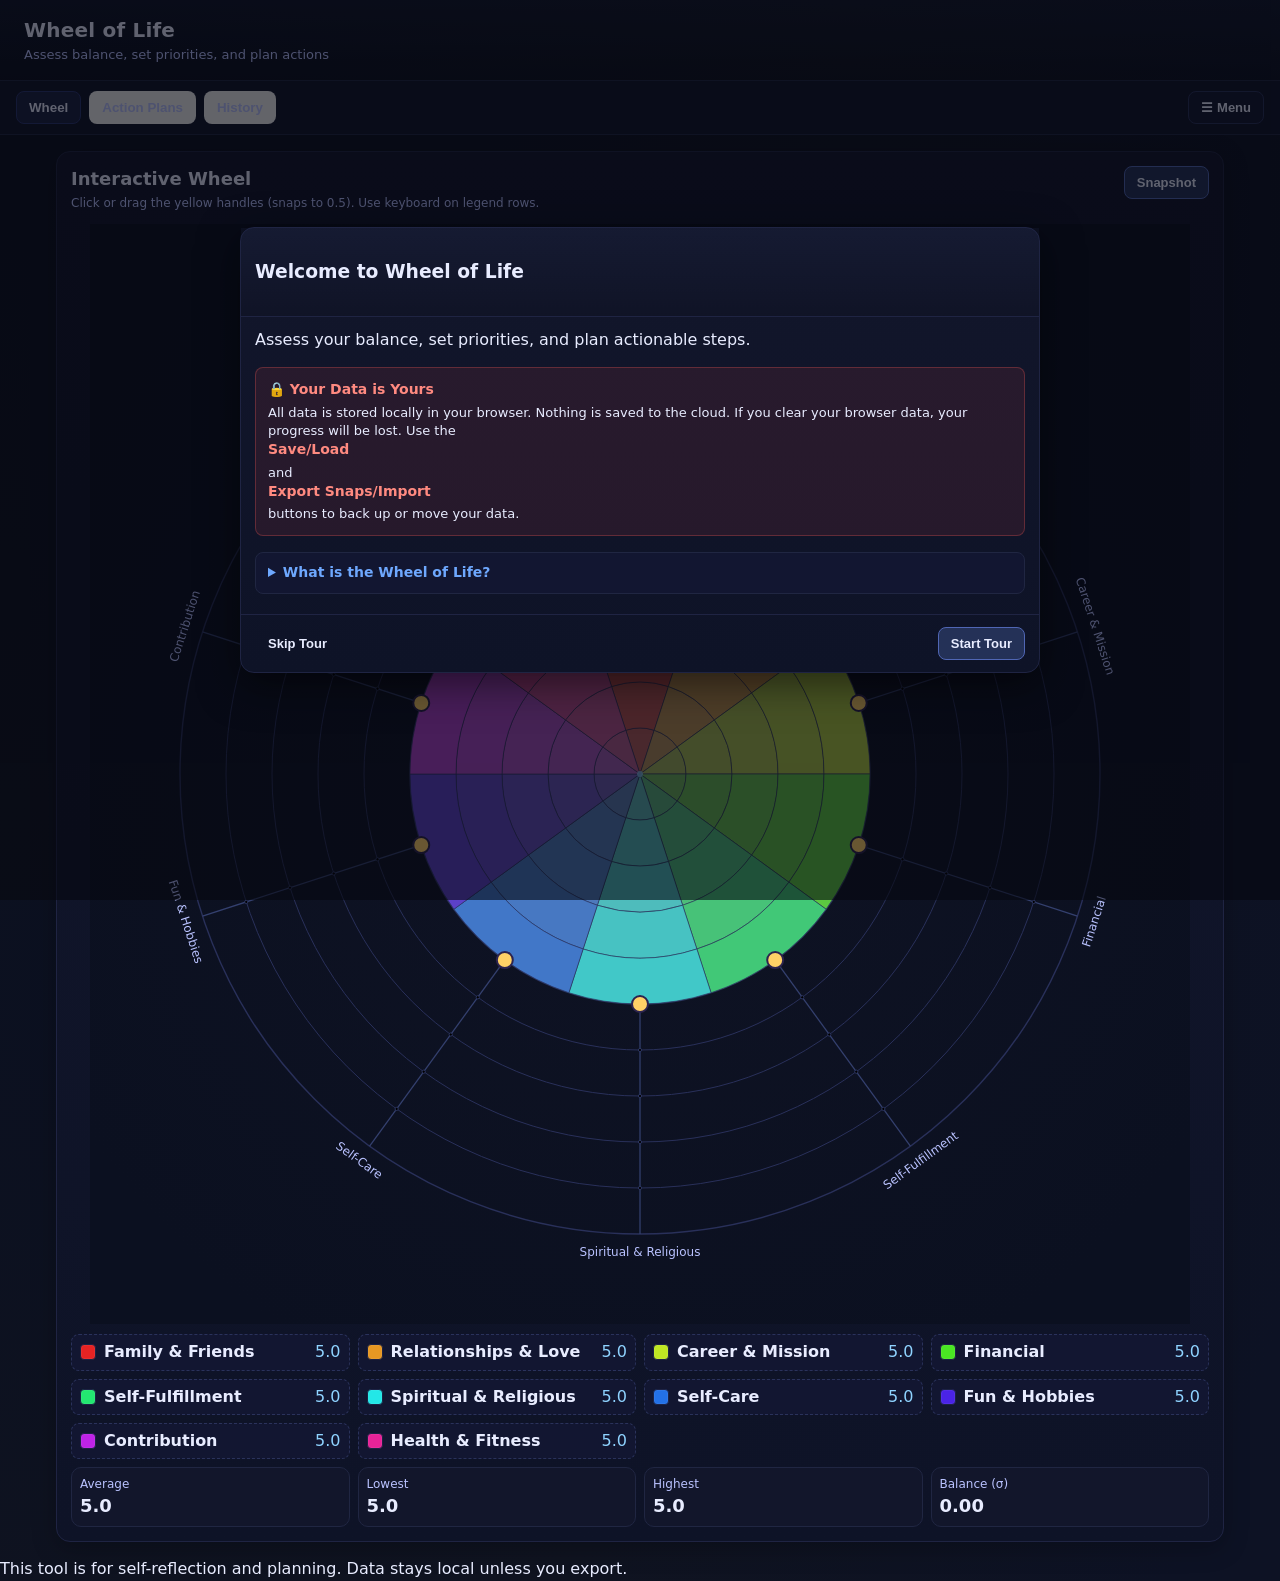
<file: index.html>
<!DOCTYPE html>
<html lang="en">
<head>
  <meta charset="utf-8" />
  <title>Wheel of Life — Interactive Workshop App</title>
  <meta name="viewport" content="width=device-width, initial-scale=1" />
  <link rel="stylesheet" href="./css/styles.css">
</head>
<body>
  <header>
    <div>
      <h1>Wheel of Life</h1>
      <div class="sub">Assess balance, set priorities, and plan actions</div>
    </div>
    <input type="file" id="fileInput" accept=".json,.txt" style="display:none" />
    <input type="file" id="snapFileInput" accept=".json,.txt" style="display:none" />
  </header>

  <div class="tabs">
    <button class="tab active" data-tab="wheel">Wheel</button>
    <button class="tab" data-tab="actions">Action Plans</button>
    <button class="tab" data-tab="history">History</button>
    
    <div class="menu-container">
      <button class="btn" id="btnMenu">☰ Menu</button>
      <div id="dropdownMenu" class="dropdown-content">
        <button class="btn" id="btnFullscreen">Full Screen</button>
        <button class="btn" id="btnNew">New</button>
        <button class="btn" id="btnSave">Save</button>
        <button class="btn" id="btnLoad">Load</button>
        <button class="btn primary" id="btnExport">Export PNG</button>
        <button class="btn ghost" id="btnPrint">Print</button>
        <button class="btn ghost" id="btnHelp">Help</button>
        <button class="btn" id="btnEditCats">Edit Categories</button>
      </div>
    </div>
  </div>
  <main>
    <section id="page-wheel" class="page active">
      <section class="card">
        <div class="card-header-flex">
          <div>
            <h2>Interactive Wheel</h2>
            <div class="small">Click or drag the yellow handles (snaps to 0.5). Use keyboard on legend rows.</div>
          </div>
          <button class="btn primary btn-snapshot">Snapshot</button>
        </div>
        <div class="wheel-wrap">
          <svg id="wheel" viewBox="0 0 1100 1100" role="img" aria-label="Wheel of Life chart" xmlns="http://www.w3.org/2000/svg">
            <defs>
              <radialGradient id="bgGrad" cx="50%" cy="50%" r="60%">
                <stop offset="0%" stop-color="#0f1324"></stop>
                <stop offset="100%" stop-color="#0b1020"></stop>
              </radialGradient>
            </defs>
            <rect x="0" y="0" width="1100" height="1100" fill="url(#bgGrad)"></rect>
            <g id="rings"></g>
            <g id="axes"></g>
            <g id="ticks"></g>
            <g id="bands"></g>
            <g id="labels"></g>
            <rect class="overlay" x="0" y="0" width="1100" height="1100"></rect>
            <g id="handles"></g>
            <circle class="center-dot" cx="550" cy="550" r="3"></circle>
          </svg>
          <div id="liveRegion" class="sr-live" aria-live="polite" aria-atomic="true"></div>
        </div>
        <div id="legend" class="legend" aria-label="Category legend and current scores"></div>
        <div class="statline">
          <div class="stat"><div class="label">Average</div><div class="value" id="avgVal">5.0</div></div>
          <div class="stat"><div class="label">Lowest</div><div class="value" id="minVal">5.0</div></div>
          <div class="stat"><div class="label">Highest</div><div class="value" id="maxVal">5.0</div></div>
          <div class="stat"><div class="label">Balance (σ)</div><div class="value" id="stdVal">0.00</div></div>
        </div>
      </section>
    </section>
    <section id="page-actions" class="page">
     <section class="card">
        <div class="card-header-flex">
          <div>
            <h2>Action Plans</h2>
            <div class="small">Define your overall goal, current step, and next step for each category.</div>
          </div>
          <button class="btn primary btn-snapshot">Snapshot</button>
        </div>
        <div id="plansPanel" class="plans-panel"></div>
      </section>
    </section>
    <section id="page-history" class="page">
      <section class="card">
        <h2>History (Time Series)</h2>
        <div class="small">Snapshots are stored locally. Export/import for portability.</div>
        <div class="history-toolbar">
          <button class="btn" id="btnExportSnaps">Export Snapshots (JSON)</button>
          <button class="btn" id="btnImportSnaps">Import Snapshots</button>
          <button class="btn danger" id="btnClearSnaps">Clear All Snapshots</button>
        </div>
        <div class="chart-card">
          <div class="chart-title">Controls</div>
          <div class="chart-controls">
            <div class="form-field"><label for="baselineSelect">Baseline:</label><select id="baselineSelect"></select></div>
            <div class="form-field"><label for="maToggle">Moving Avg:</label><input type="checkbox" id="maToggle" checked /></div>
            <div class="form-field"><label for="maWindow">MA Window:</label><input type="number" id="maWindow" min="2" max="10" value="3" /></div>
            <div class="form-field"><label for="targetAvg">Desired Avg ≥</label><input type="number" id="targetAvg" min="0" max="10" step="0.5" value="7" /></div>
            <div class="form-field"><label for="targetSigma">Desired σ ≤</label><input type="number" id="targetSigma" min="0" max="5" step="0.1" value="1.5" /></div>
            <div class="form-field"><label for="isoToggle">Show BAA iso-lines</label><input type="checkbox" id="isoToggle" checked /></div>
          </div>
        </div>
        <div class="history-grid">
          <div class="chart-card">
            <div class="chart-title">Snapshots</div>
            <table class="history-table" id="historyTable" aria-label="Snapshot list">
              <thead><tr><th>Date</th><th>Average</th><th>σ</th><th>Categories</th><th>Actions</th></tr></thead>
              <tbody></tbody>
            </table>
          </div>
          <div class="chart-card">
            <div class="chart-title">Combined Time Series (Categories + σ)</div>
            <div id="combinedChart" class="chart-svg" role="img" aria-label="Categories and balance sigma over time" tabindex="0"></div>
          </div>
          <div class="chart-card">
            <div class="chart-title">Average vs. Balance (σ)</div>
            <div id="avgSigmaChart" class="chart-svg" role="img" aria-label="Average vs sigma" tabindex="0"></div>
          </div>
          <div class="chart-card">
            <div class="chart-title">Delta vs Baseline (latest snapshot)</div>
            <table class="history-table" id="deltaTable" aria-label="Delta vs baseline">
              <thead><tr><th>Category</th><th>Baseline</th><th>Latest</th><th>Δ (Latest − Baseline)</th></tr></thead>
              <tbody></tbody>
              <tfoot>
                <tr><th>Overall Avg</th><td id="deltaAvgBase">–</td><td id="deltaAvgLatest">–</td><td id="deltaAvgDiff">–</td></tr>
                <tr><th>Overall σ</th><td id="deltaSigmaBase">–</td><td id="deltaSigmaLatest">–</td><td id="deltaSigmaDiff">–</td></tr>
                <tr><th>Balance‑Adjusted Avg (BAA)</th><td id="deltaBAABase">–</td><td id="deltaBAALatest">–</td><td id="deltaBAADiff">–</td></tr>
                <tr><th>Relative Imbalance Index (RII)</th><td id="deltaRIIBase">–</td><td id="deltaRIILatest">–</td><td id="deltaRIIDiff">–</td></tr>
              </tfoot>
            </table>
          </div>
          <div class="chart-card">
            <div class="chart-title">Action Plan History</div>
            <div id="actionPlanHistoryList" class="action-history-list"></div>
          </div>
        </div>
      </section>
    </section>
  </main>
  <div class="footer-note">This tool is for self-reflection and planning. Data stays local unless you export.</div>
  <div id="modalOverlay" class="modal-overlay" aria-hidden="true">
    <div class="modal" role="dialog" aria-modal="true" aria-labelledby="modalTitle">
      <header><h3 id="modalTitle">Edit Categories</h3><button class="btn" id="btnCloseModal">Close</button></header>
      <div class="content">
        <div class="small">Rename, reorder, add/remove. Changes update the wheel.</div>
        <div id="editList" class="edit-list"></div>
      </div>
      <div class="footer">
        <button class="btn" id="btnAddCategory">Add Category</button>
        <button class="btn danger" id="btnResetCategories">Reset to Defaults</button>
      </div>
    </div>
  </div>
    <div id="onboardingOverlay" class="modal-overlay" aria-hidden="true">
    <div class="modal onboarding-modal" role="dialog" aria-modal="true" aria-labelledby="onboardingTitle">
      <div id="tourStep0" class="tour-step active">
        <header><h3 id="onboardingTitle">Welcome to Wheel of Life</h3></header>
        <div class="content">
          <p>Assess your balance, set priorities, and plan actionable steps.</p>
          <div class="privacy-notice">
            <strong>🔒 Your Data is Yours</strong>
            <p>All data is stored locally in your browser. Nothing is saved to the cloud. If you clear your browser data, your progress will be lost. Use the <strong>Save/Load</strong> and <strong>Export Snaps/Import</strong> buttons to back up or move your data.</p>
          </div>
          <details class="what-is-wheel">
            <summary>What is the Wheel of Life?</summary>
            <p>The Wheel of Life is a visual tool used in coaching and personal development. It divides life into categories (like Health, Career, Finances) and lets you rate your current satisfaction in each. A "bumpy" wheel indicates imbalance, helping you identify which areas need more attention to roll smoothly.</p>
          </details>
        </div>
        <div class="footer">
          <button class="btn ghost btnSkipTour">Skip Tour</button>
          <button class="btn primary" id="btnStartTour">Start Tour</button>
        </div>
      </div>
      <div id="tourStep1" class="tour-step">
        <header><h3>Tab 1: The Wheel</h3></header>
        <div class="content">
          <p><strong>Assess your current reality.</strong></p>
          <ul>
            <li>Click or drag the yellow handles to score each category from 0 to 10.</li>
            <li>Use the <strong>Edit Categories</strong> button to rename, add, or remove areas to fit your life.</li>
            <li>Check the stats at the bottom to see your overall Average and Balance (σ).</li>
          </ul>
        </div>
        <div class="footer">
          <button class="btn ghost btnSkipTour">Skip</button>
          <button class="btn primary btnNextTour" data-next="2">Next: Action Plans</button>
        </div>
      </div>
      <div id="tourStep2" class="tour-step">
        <header><h3>Tab 2: Action Plans</h3></header>
        <div class="content">
          <p><strong>Turn insights into action.</strong></p>
          <ul>
            <li>For each category, define your <em>Overall Goal</em>.</li>
            <li>Log your <em>Current Step</em> (what you are doing right now).</li>
            <li>Plan your <em>Next Step</em> (your immediate next action to improve your score).</li>
          </ul>
        </div>
        <div class="footer">
          <button class="btn ghost btnSkipTour">Skip</button>
          <button class="btn primary btnNextTour" data-next="3">Next: History</button>
        </div>
      </div>
      <div id="tourStep3" class="tour-step">
        <header><h3>Tab 3: History</h3></header>
        <div class="content">
          <p><strong>Track your growth over time.</strong></p>
          <ul>
            <li>Click <strong>Snapshot</strong> in the top toolbar anytime to permanently log your current Wheel scores and Action Plans.</li>
            <li>The History tab provides charts and tables comparing your past snapshots to see how your balance and averages improve.</li>
            <li>Review your past action plans in the log at the bottom to see what steps you've accomplished.</li>
          </ul>
        </div>
        <div class="footer">
          <div></div> <button class="btn primary" id="btnFinishTour">Finish & Get Started</button>
        </div>
      </div>
    </div>
  </div>
    <div id="helpOverlay" class="modal-overlay" aria-hidden="true">
    <div class="modal" role="dialog" aria-modal="true" aria-labelledby="helpTitle">
      <header>
        <h3 id="helpTitle">Help & Information</h3>
        <button class="btn" id="btnCloseHelp">Close</button>
      </header>
      <div class="content help-content">
        <h4>1. The Wheel</h4>
        <p>Score each category from 0 to 10 by clicking or dragging the yellow handles. Use "Edit Categories" to customize your wheel to fit your life.</p>

        <h4>2. Action Plans</h4>
        <p>Turn your wheel scores into action. Define an overall goal, your current step, and the next immediate step to improve your score in each category.</p>

        <h4>3. History</h4>
        <p>Take snapshots to log your progress over time. View charts and tables to see how your balance and averages change.</p>
        
        <div class="privacy-notice" style="margin-top: 16px;">
          <strong>🔒 Local Storage Only</strong>
          <p>Your data is saved entirely in this browser. Use the Save/Load or Export/Import Snaps buttons to back up or move your data across devices.</p>
        </div>
      </div>
      <div class="footer">
        <button class="btn primary" id="btnRestartTour">Restart Guided Tour</button>
      </div>
    </div>
  </div>
  <div id="toast" class="toast" aria-live="polite"></div>

  <script type="module" src="./js/app.js"></script>
</body>
</html>
</file>
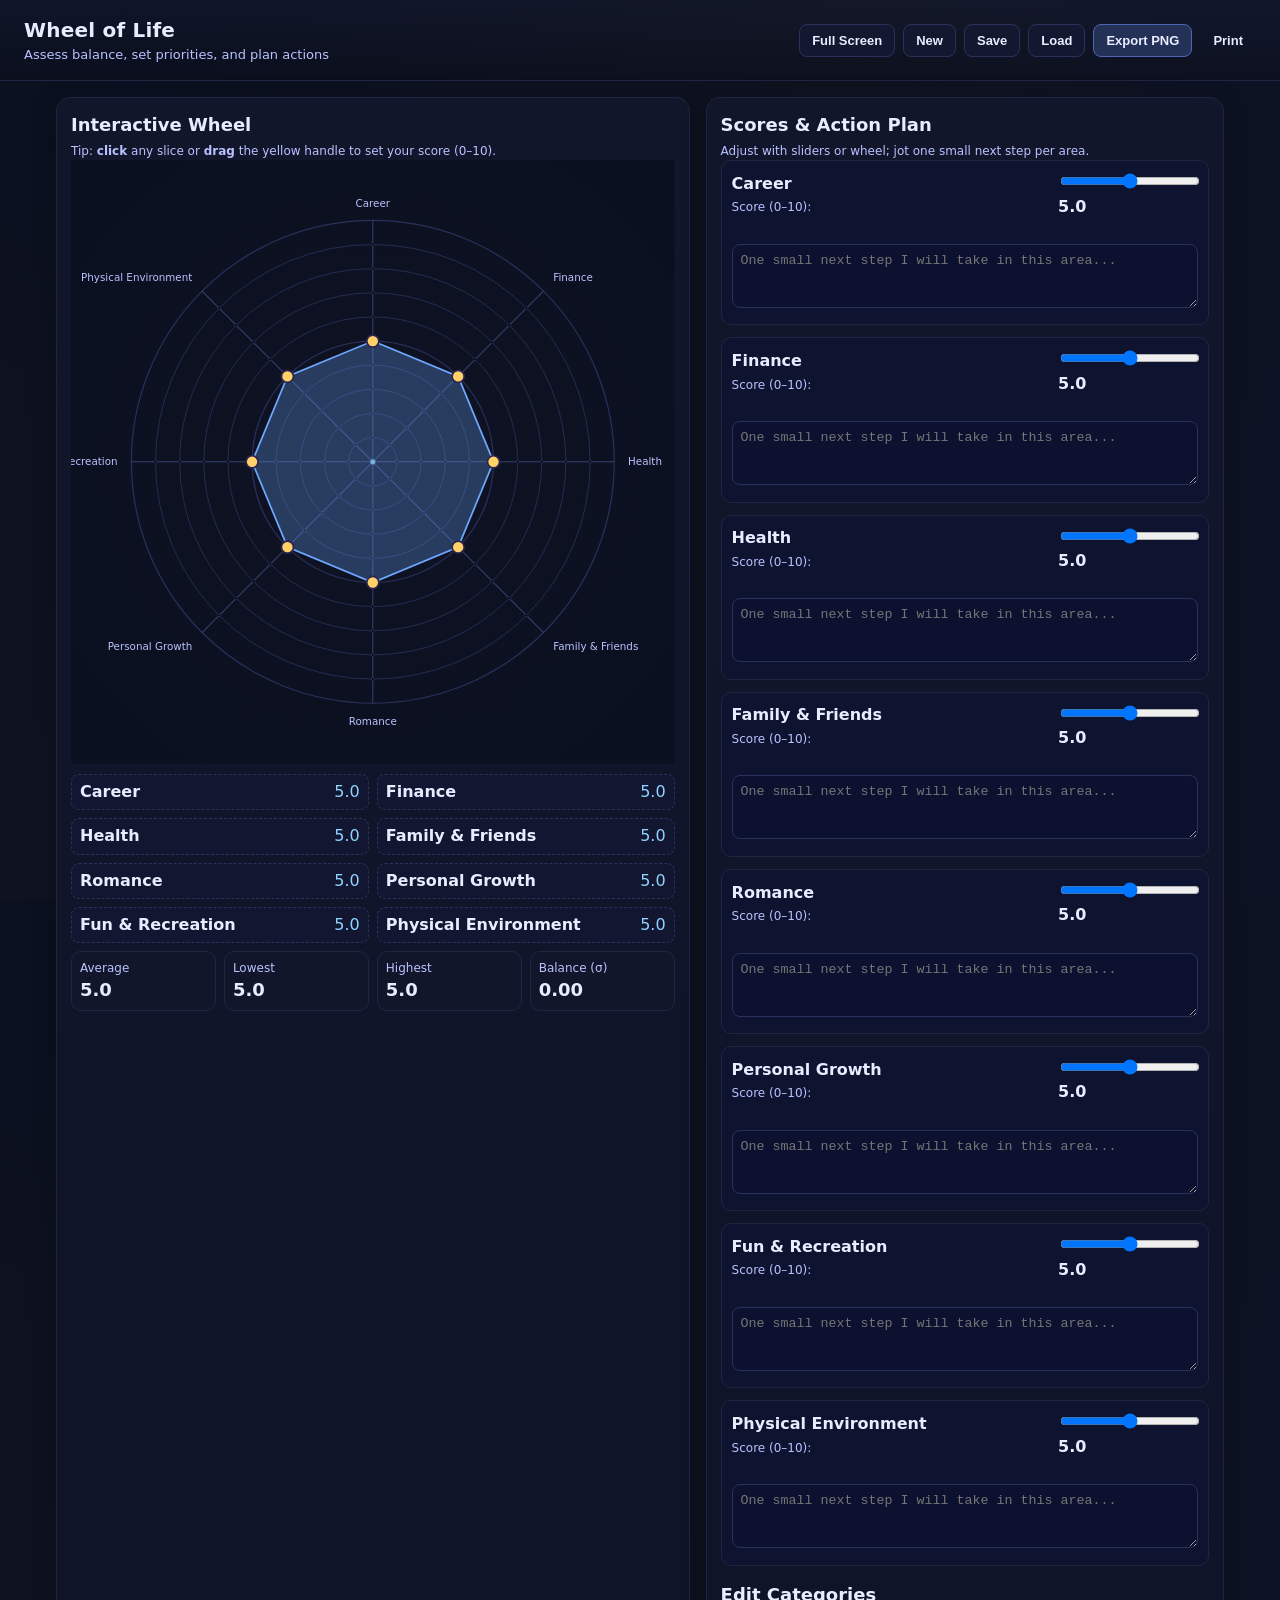
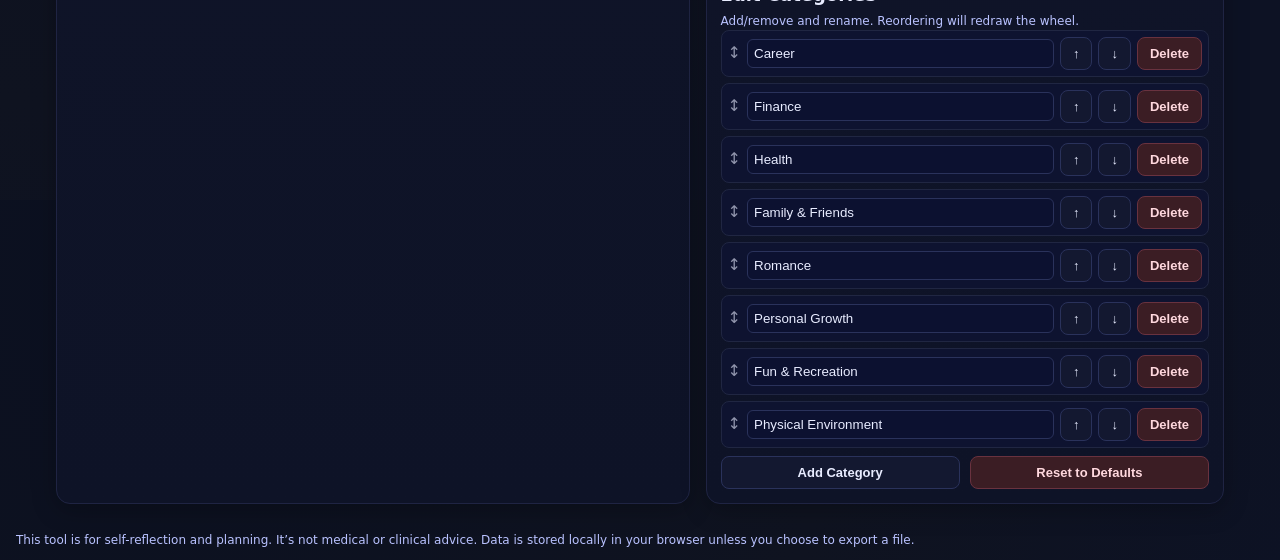
<file: previous_monoliths/index (v0.1).html>
<!DOCTYPE html>
<html lang="en">
<head>
  <meta charset="utf-8" />
  <title>Wheel of Life — Interactive Workshop App</title>
  <meta name="viewport" content="width=device-width, initial-scale=1" />
  <style>
    :root{
      --bg: #0f1320;
      --surface: #161a2b;
      --surface-2: #1f2540;
      --text: #e8ecff;
      --muted: #b9c2ff;
      --accent: #6ea8fe;
      --accent-2:#8fd3ff;
      --good: #4caf50;
      --warn: #ff9800;
      --bad: #ef5350;
      --grid: #2a325b;
      --ring: #29305a;
      --handle: #ffd166;
      --poly: rgba(110,168,254,0.28);
      --poly-stroke: #6ea8fe;
    }
    * { box-sizing: border-box; }
    html, body { height: 100%; }
    body {
      margin: 0;
      background: radial-gradient(1200px circle at 10% 10%, #0b1020 0%, #0f1320 60%, #0d1224 100%);
      color: var(--text);
      font-family: system-ui, -apple-system, Segoe UI, Roboto, Helvetica, Arial, "Apple Color Emoji","Segoe UI Emoji";
      line-height: 1.4;
    }

    header {
      padding: 16px 24px;
      display: flex; gap: 12px; align-items: center; justify-content: space-between;
      border-bottom: 1px solid #202642;
      background: linear-gradient(180deg, rgba(35,44,78,0.2), rgba(10,12,22,0.2));
      position: sticky; top:0; z-index: 10;
    }
    header h1 { margin:0; font-size: 20px; letter-spacing: 0.2px; }
    .sub { color: var(--muted); font-size: 13px; margin-top: 2px; }
    .toolbar { display: flex; gap: 8px; flex-wrap: wrap; }

    .btn {
      padding: 8px 12px; border-radius: 8px; border: 1px solid #2a325b;
      background: #131830; color: var(--text); cursor: pointer; font-weight: 600; font-size: 13px;
    }
    .btn:hover { border-color: #3c4575; background: #161c37; }
    .btn.primary { background: #243157; border-color: #5066b4; }
    .btn.primary:hover { background: #283766; }
    .btn.ghost { background: transparent; border-color: transparent; }
    .btn.danger { background: #3b1d24; border-color: #69323f; color: #ffd8de; }

    main {
      display: grid; grid-template-columns: 1.1fr 0.9fr; gap: 16px;
      padding: 16px; max-width: 1200px; margin: 0 auto;
    }
    @media (max-width: 950px) { main { grid-template-columns: 1fr; } }

    .card {
      background: linear-gradient(180deg, #12162b, #0e1327);
      border: 1px solid #1f2443; border-radius: 14px;
      padding: 14px; box-shadow: 0 6px 24px rgba(0,0,0,0.25);
    }
    .card h2 { margin: 0 0 6px; font-size: 18px; }
    .small { font-size: 12px; color: var(--muted); }

    /* Wheel container */
    .wheel-wrap { position: relative; min-height: 580px; display: grid; place-items: center; }
    #wheel { width: 100%; max-width: 700px; height: auto; aspect-ratio: 1 / 1; }

    .legend {
      display: grid; grid-template-columns: repeat(auto-fit, minmax(220px,1fr)); gap: 8px; margin-top: 10px;
    }
    .legend .row {
      display: grid; grid-template-columns: 1fr auto; gap: 8px;
      align-items: center; padding: 6px 8px; border: 1px dashed #2a325b; border-radius: 8px;
      background: #121631;
    }
    .legend .name { font-weight: 600; }
    .legend .val { font-variant-numeric: tabular-nums; color: var(--accent-2); }

    .values-panel { display: grid; gap: 12px; }
    .value-row {
      border: 1px solid #202642; border-radius: 10px; padding: 10px;
      display: grid; grid-template-columns: 1fr 140px; gap: 10px; align-items: center;
      background: #0e1330;
    }
    .value-row .left { display: grid; gap: 4px; }
    .value-row .title { font-weight: 700; }
    .value-row .desc { color: var(--muted); font-size: 12px; }
    .value-row input[type="range"] { width: 100%; }
    .value-row .note { grid-column: 1 / -1; margin-top: 8px; }
    textarea.note {
      width: 100%; min-height: 64px; resize: vertical; border-radius: 8px;
      border: 1px solid #2a325b; background: #0c1130; color: var(--text); padding: 8px;
    }

    .grid-2 { display: grid; grid-template-columns: 1fr 1fr; gap: 10px; }
    @media (max-width: 600px) { .grid-2 { grid-template-columns: 1fr; } }

    .statline {
      display: grid; grid-template-columns: repeat(4,1fr); gap: 8px; margin-top: 8px;
    }
    .stat { border: 1px solid #202642; border-radius: 10px; padding: 8px; background: #12162b; }
    .stat .label { font-size: 12px; color: var(--muted); }
    .stat .value { font-weight: 800; font-size: 18px; }

    .edit-panel { display: grid; gap: 8px; }
    .edit-list { display: grid; gap: 6px; }
    .edit-row {
      display: grid; grid-template-columns: auto 1fr auto; gap: 6px; align-items: center;
      background: #0e1330; border: 1px solid #202642; border-radius: 8px; padding: 6px;
    }
    .edit-row input[type="text"] {
      width: 100%; border: 1px solid #2a325b; border-radius: 6px; padding: 6px; background: #0c1130; color: var(--text);
    }

    .footer-note { padding: 12px 16px; color: var(--muted); font-size: 12px; }

    /* SVG styles */
    .ring { stroke: var(--ring); fill: none; }
    .axis { stroke: #34406f; stroke-width: 1.2; }
    .tick { stroke: #2f3967; stroke-width: 0.8; }
    .cat-label { font-size: 12px; fill: var(--muted); }
    .score-poly { fill: var(--poly); stroke: var(--poly-stroke); stroke-width: 2; }
    .handle { fill: var(--handle); stroke: #2d244f; stroke-width: 2; cursor: pointer; }
    .overlay { fill: transparent; cursor: crosshair; }
    .center-dot { fill: #8fd3ff; opacity: 0.7; }
  </style>
</head>
<body>
  <header>
    <div>
      <h1>Wheel of Life</h1>
      <div class="sub">Assess balance, set priorities, and plan actions</div>
    </div>
    <div class="toolbar">
      <button class="btn" id="btnFullscreen" title="Enter full-screen">Full Screen</button>
      <button class="btn" id="btnNew" title="Start fresh (clear current)">New</button>
      <button class="btn" id="btnSave" title="Save to file">Save</button>
      <button class="btn" id="btnLoad" title="Load from file">Load</button>
      <button class="btn primary" id="btnExport" title="Export PNG image">Export PNG</button>
      <button class="btn ghost" id="btnPrint" title="Print / PDF">Print</button>
      <input type="file" id="fileInput" accept=".json,.txt" style="display:none" />
    </div>
  </header>

  <main>
    <!-- LEFT: WHEEL -->
    <section class="card">
      <h2>Interactive Wheel</h2>
      <div class="small">
        Tip: <strong>click</strong> any slice or <strong>drag</strong> the yellow handle to set your score (0–10).
      </div>

      <div class="wheel-wrap">
        <!-- Responsive SVG -->
        <svg id="wheel" viewBox="0 0 700 700" aria-label="Wheel of Life chart" role="img">
          <!-- Background -->
          <defs>
            <radialGradient id="bgGrad" cx="50%" cy="50%" r="60%">
              <stop offset="0%" stop-color="#0f1324"></stop>
              <stop offset="100%" stop-color="#0b1020"></stop>
            </radialGradient>
          </defs>
          <rect x="0" y="0" width="700" height="700" fill="url(#bgGrad)"></rect>

          <!-- Rings and axes groups -->
          <g id="rings"></g>
          <g id="axes"></g>
          <g id="ticks"></g>
          <g id="labels"></g>

          <!-- Filled polygon of scores -->
          <polygon id="poly" class="score-poly" points=""></polygon>

          <!-- Handles -->
          <g id="handles"></g>

          <!-- center dot -->
          <circle class="center-dot" cx="350" cy="350" r="3"></circle>

          <!-- interaction overlay to capture clicks anywhere -->
          <rect class="overlay" x="0" y="0" width="700" height="700"></rect>
        </svg>
      </div>

      <div class="legend" id="legend"></div>

      <div class="statline">
        <div class="stat">
          <div class="label">Average</div>
          <div class="value" id="avgVal">0.0</div>
        </div>
        <div class="stat">
          <div class="label">Lowest</div>
          <div class="value" id="minVal">0.0</div>
        </div>
        <div class="stat">
          <div class="label">Highest</div>
          <div class="value" id="maxVal">0.0</div>
        </div>
        <div class="stat">
          <div class="label">Balance (σ)</div>
          <div class="value" id="stdVal">0.0</div>
        </div>
      </div>
    </section>

    <!-- RIGHT: VALUES + EDITOR -->
    <section class="card">
      <h2>Scores & Action Plan</h2>
      <div class="small">Adjust with sliders or wheel; jot one small next step per area.</div>

      <div id="valuesPanel" class="values-panel"></div>

      <h2 style="margin-top:16px;">Edit Categories</h2>
      <div class="small">Add/remove and rename. Reordering will redraw the wheel.</div>
      <div class="edit-panel">
        <div class="edit-list" id="editList"></div>
        <div class="grid-2">
          <button class="btn" id="btnAddCategory">Add Category</button>
          <button class="btn danger" id="btnResetCategories">Reset to Defaults</button>
        </div>
      </div>
    </section>
  </main>

  <div class="footer-note">
    This tool is for self-reflection and planning. It’s not medical or clinical advice. Data is stored locally in your browser unless you choose to export a file.
  </div>

  <script>
    // ---------- CONFIG ----------
    const MAX_VALUE = 10;
    const RINGS = 10;
    const SIZE = 700;
    const CX = SIZE / 2;
    const CY = SIZE / 2;
    const MARGIN = 40;         // Outer label margin
    const RADIUS = (SIZE / 2) - MARGIN - 30; // base wheel radius
    const STATE_KEY = 'wheelOfLifeState.v1';

    // Default categories commonly used in Wheel of Life
    const DEFAULT_CATEGORIES = [
      "Career",
      "Finance",
      "Health",
      "Family & Friends",
      "Romance",
      "Personal Growth",
      "Fun & Recreation",
      "Physical Environment"
    ];

    // ---------- STATE ----------
    let categories = [...DEFAULT_CATEGORIES];
    let values = new Array(categories.length).fill(5); // initial mid-values
    let notes = new Array(categories.length).fill('');
    let draggingIndex = null;
    let pointerId = null;

    // ---------- UTILS ----------
    const deg = (rad) => rad * 180 / Math.PI;
    const rad = (deg) => deg * Math.PI / 180;

    function angleForIndex(i, count=categories.length) {
      // Start at top (-90°), clockwise
      const step = (2 * Math.PI) / count;
      return -Math.PI/2 + (i * step);
    }
    function pointOnCircle(theta, r) {
      return { x: CX + r * Math.cos(theta), y: CY + r * Math.sin(theta) };
    }
    function clamp(val, min, max) { return Math.max(min, Math.min(max, val)); }
    function roundTo(val, step=0.1) { return Math.round(val / step) * step; }

    function valueToRadius(v) {
      return (v / MAX_VALUE) * RADIUS;
    }
    function radiusToValue(r) {
      const val = (r / RADIUS) * MAX_VALUE;
      return clamp(roundTo(val, 0.1), 0, MAX_VALUE);
    }

    function saveLocal() {
      const payload = { categories, values, notes, ts: Date.now() };
      try { localStorage.setItem(STATE_KEY, JSON.stringify(payload)); } catch(e) {}
    }
    function loadLocal() {
      try {
        const raw = localStorage.getItem(STATE_KEY);
        if (!raw) return false;
        const obj = JSON.parse(raw);
        if (!obj || !obj.categories || !obj.values) return false;
        categories = obj.categories;
        values = obj.values;
        notes = obj.notes || new Array(categories.length).fill('');
        ensureArrayLengths();
        return true;
      } catch(e) { return false; }
    }

    function ensureArrayLengths() {
      if (values.length !== categories.length) values = new Array(categories.length).fill(0);
      if (notes.length !== categories.length) notes = new Array(categories.length).fill('');
    }

    // ---------- DRAW ----------
    const ringsG = document.getElementById('rings');
    const axesG = document.getElementById('axes');
    const ticksG = document.getElementById('ticks');
    const labelsG = document.getElementById('labels');
    const handlesG = document.getElementById('handles');
    const polyEl = document.getElementById('poly');
    const overlayEl = document.querySelector('.overlay');

    function drawBase() {
      ringsG.innerHTML = '';
      axesG.innerHTML = '';
      ticksG.innerHTML = '';
      labelsG.innerHTML = '';
      handlesG.innerHTML = '';

      // Rings
      for (let r=RADIUS/RINGS; r <= RADIUS + 0.001; r += RADIUS/RINGS) {
        const c = document.createElementNS('http://www.w3.org/2000/svg','circle');
        c.setAttribute('cx', CX); c.setAttribute('cy', CY); c.setAttribute('r', r.toFixed(2));
        c.setAttribute('class','ring'); c.setAttribute('stroke-width', (r % (RADIUS/2) === 0) ? '1.4' : '1.0');
        ringsG.appendChild(c);
      }
      // Axes + labels + ticks
      const count = categories.length;
      for (let i=0;i<count;i++){
        const theta = angleForIndex(i,count);
        const end = pointOnCircle(theta, RADIUS);
        const axis = document.createElementNS('http://www.w3.org/2000/svg','line');
        axis.setAttribute('x1', CX); axis.setAttribute('y1', CY);
        axis.setAttribute('x2', end.x.toFixed(2)); axis.setAttribute('y2', end.y.toFixed(2));
        axis.setAttribute('class','axis');
        axesG.appendChild(axis);

        // ticks / ring markers on axis at each integer
        for (let v=1; v<MAX_VALUE; v++){
          const tPt = pointOnCircle(theta, valueToRadius(v));
          const tick = document.createElementNS('http://www.w3.org/2000/svg','circle');
          tick.setAttribute('cx', tPt.x.toFixed(2)); tick.setAttribute('cy', tPt.y.toFixed(2));
          tick.setAttribute('r', 1.6); tick.setAttribute('class','tick');
          ticksG.appendChild(tick);
        }

        // Label
        const labelR = RADIUS + 16;
        const labelPt = pointOnCircle(theta, labelR);
        const lab = document.createElementNS('http://www.w3.org/2000/svg','text');
        lab.setAttribute('x', labelPt.x.toFixed(2));
        lab.setAttribute('y', labelPt.y.toFixed(2));
        lab.setAttribute('class','cat-label');
        lab.setAttribute('text-anchor', (Math.abs(Math.cos(theta))<0.3) ? 'middle' : (Math.cos(theta)>0 ? 'start' : 'end'));
        lab.setAttribute('dominant-baseline', (Math.sin(theta)>0.3) ? 'hanging' : (Math.sin(theta)<-0.3 ? 'baseline' : 'middle'));
        lab.textContent = categories[i];
        labelsG.appendChild(lab);

        // Handle
        const handle = document.createElementNS('http://www.w3.org/2000/svg','circle');
        const hv = values[i];
        const hp = pointOnCircle(theta, valueToRadius(hv));
        handle.setAttribute('cx', hp.x.toFixed(2)); handle.setAttribute('cy', hp.y.toFixed(2));
        handle.setAttribute('r', 7);
        handle.setAttribute('data-index', i);
        handle.setAttribute('class','handle');
        handlesG.appendChild(handle);
      }

      updatePolygon();
      updateLegend();
    }

    function updatePolygon() {
      const count = categories.length;
      let pts = [];
      for (let i=0;i<count;i++) {
        const theta = angleForIndex(i,count);
        const r = valueToRadius(values[i]);
        const p = pointOnCircle(theta, r);
        pts.push(`${p.x.toFixed(2)},${p.y.toFixed(2)}`);
      }
      polyEl.setAttribute('points', pts.join(' '));
      // Move handles to current value positions
      const handles = handlesG.querySelectorAll('.handle');
      handles.forEach((h,i)=>{
        const th = angleForIndex(i,count);
        const p = pointOnCircle(th, valueToRadius(values[i]));
        h.setAttribute('cx', p.x.toFixed(2)); h.setAttribute('cy', p.y.toFixed(2));
      });
      updateStats();
    }

    function updateLegend() {
      const legend = document.getElementById('legend');
      legend.innerHTML = '';
      for (let i=0;i<categories.length;i++){
        const row = document.createElement('div');
        row.className = 'row';
        const name = document.createElement('div'); name.className='name'; name.textContent = categories[i];
        const val = document.createElement('div'); val.className='val'; val.textContent = values[i].toFixed(1);
        row.appendChild(name); row.appendChild(val);
        legend.appendChild(row);
      }
    }

    function updateStats() {
      const avg = values.reduce((a,b)=>a+b,0) / values.length;
      const min = Math.min(...values);
      const max = Math.max(...values);
      const std = Math.sqrt(values.reduce((s,v)=>s + Math.pow(v-avg,2),0) / values.length);

      document.getElementById('avgVal').textContent = avg.toFixed(1);
      document.getElementById('minVal').textContent = min.toFixed(1);
      document.getElementById('maxVal').textContent = max.toFixed(1);
      document.getElementById('stdVal').textContent = std.toFixed(2);
    }

    // ---------- INTERACTION ----------
    function nearestAxisIndex(theta) {
      const count = categories.length;
      let best = 0, bestDiff = Infinity;
      for (let i=0;i<count;i++){
        const a = angleForIndex(i,count);
        let diff = Math.abs(Math.atan2(Math.sin(theta-a), Math.cos(theta-a))); // minimal angular diff
        if (diff < bestDiff) { bestDiff = diff; best = i; }
      }
      return best;
    }

    function onOverlayPointerDown(e) {
      overlayEl.setPointerCapture(e.pointerId);
      pointerId = e.pointerId;

      const svgPt = clientToSvg(e.clientX, e.clientY);
      const dx = svgPt.x - CX, dy = svgPt.y - CY;
      const theta = Math.atan2(dy, dx);
      const r = Math.sqrt(dx*dx + dy*dy);
      const index = nearestAxisIndex(theta);

      const newVal = radiusToValue(clamp(r, 0, RADIUS));
      values[index] = newVal;
      draggingIndex = index;
      updatePolygon();
      syncControlsFromValues();
      saveLocal();
    }

    function onOverlayPointerMove(e) {
      if (draggingIndex === null || e.pointerId !== pointerId) return;
      const svgPt = clientToSvg(e.clientX, e.clientY);
      const dx = svgPt.x - CX, dy = svgPt.y - CY;
      const r = Math.sqrt(dx*dx + dy*dy);
      values[draggingIndex] = radiusToValue(clamp(r, 0, RADIUS));
      updatePolygon();
      syncControlsFromValues();
    }

    function onOverlayPointerUp(e) {
      if (e.pointerId === pointerId) {
        overlayEl.releasePointerCapture(e.pointerId);
        draggingIndex = null;
        pointerId = null;
        saveLocal();
      }
    }

    // Drag directly on handle
    function onHandlePointerDown(e) {
      const idx = parseInt(e.target.getAttribute('data-index'), 10);
      handlesG.setPointerCapture(e.pointerId);
      pointerId = e.pointerId;
      draggingIndex = idx;
    }
    function onHandlePointerMove(e) {
      if (draggingIndex === null || e.pointerId !== pointerId) return;
      const svgPt = clientToSvg(e.clientX, e.clientY);
      const dx = svgPt.x - CX, dy = svgPt.y - CY;
      const r = Math.sqrt(dx*dx + dy*dy);
      values[draggingIndex] = radiusToValue(clamp(r, 0, RADIUS));
      updatePolygon();
      syncControlsFromValues();
    }
    function onHandlePointerUp(e) {
      if (e.pointerId === pointerId) {
        handlesG.releasePointerCapture(e.pointerId);
        draggingIndex = null; pointerId = null; saveLocal();
      }
    }

    function clientToSvg(clientX, clientY) {
      const svg = document.getElementById('wheel');
      const pt = svg.createSVGPoint();
      pt.x = clientX; pt.y = clientY;
      const screenCTM = svg.getScreenCTM();
      return pt.matrixTransform(screenCTM.inverse());
    }

    // ---------- RIGHT PANEL CONTROLS ----------
    function buildControls() {
      const panel = document.getElementById('valuesPanel');
      panel.innerHTML = '';
      for (let i=0;i<categories.length;i++) {
        const row = document.createElement('div');
        row.className = 'value-row';

        const left = document.createElement('div');
        left.className = 'left';
        const title = document.createElement('div');
        title.className = 'title';
        title.textContent = categories[i];

        const desc = document.createElement('div');
        desc.className = 'desc';
        desc.textContent = 'Score (0–10):';
        left.appendChild(title); left.appendChild(desc);

        const right = document.createElement('div');
        const range = document.createElement('input');
        range.type = 'range'; range.min = '0'; range.max = String(MAX_VALUE); range.step='0.1';
        range.value = values[i].toString();
        range.addEventListener('input', () => {
          values[i] = parseFloat(range.value);
          updatePolygon(); updateLegend(); syncControlsFromValues(); saveLocal();
        });

        const out = document.createElement('div');
        out.textContent = values[i].toFixed(1);
        out.style.fontWeight = '700'; out.style.fontVariantNumeric = 'tabular-nums';

        right.appendChild(range); right.appendChild(out);

        const note = document.createElement('textarea');
        note.className = 'note';
        note.placeholder = 'One small next step I will take in this area...';
        note.value = notes[i] || '';
        note.addEventListener('input', ()=> {
          notes[i] = note.value; saveLocal();
        });

        row.appendChild(left);
        row.appendChild(right);
        const noteWrap = document.createElement('div');
        noteWrap.className = 'note';
        noteWrap.appendChild(note);
        row.appendChild(noteWrap);

        panel.appendChild(row);
      }
      buildEditList();
    }

    function syncControlsFromValues() {
      const panel = document.getElementById('valuesPanel');
      const ranges = panel.querySelectorAll('input[type="range"]');
      const outputs = panel.querySelectorAll('.value-row div:last-child');
      ranges.forEach((r,i)=> r.value = values[i]);
      outputs.forEach((o,i)=> o.textContent = values[i].toFixed(1));
      updateLegend();
    }

    function buildEditList() {
      const list = document.getElementById('editList');
      list.innerHTML = '';
      for (let i=0;i<categories.length;i++){
        const row = document.createElement('div');
        row.className = 'edit-row';

        const drag = document.createElement('span');
        drag.textContent = '↕';
        drag.title = 'Use ↑ ↓ buttons to reorder';
        drag.style.opacity = '0.6';

        const input = document.createElement('input');
        input.type = 'text'; input.value = categories[i];
        input.addEventListener('change', ()=>{
          categories[i] = input.value || `Category ${i+1}`;
          saveLocal(); drawBase(); buildControls();
        });

        const controls = document.createElement('div');
        controls.style.display='flex'; controls.style.gap='6px';

        const up = document.createElement('button'); up.className='btn'; up.textContent='↑';
        up.addEventListener('click', ()=>{
          if (i===0) return;
          swapCategory(i, i-1);
        });
        const down = document.createElement('button'); down.className='btn'; down.textContent='↓';
        down.addEventListener('click', ()=>{
          if (i===categories.length-1) return;
          swapCategory(i, i+1);
        });
        const del = document.createElement('button'); del.className='btn danger'; del.textContent='Delete';
        del.addEventListener('click', ()=>{
          categories.splice(i,1);
          values.splice(i,1);
          notes.splice(i,1);
          saveLocal(); drawBase(); buildControls();
        });

        controls.appendChild(up); controls.appendChild(down); controls.appendChild(del);
        row.appendChild(drag); row.appendChild(input); row.appendChild(controls);
        list.appendChild(row);
      }
    }

    function swapCategory(a,b) {
      [categories[a], categories[b]] = [categories[b], categories[a]];
      [values[a], values[b]] = [values[b], values[a]];
      [notes[a], notes[b]] = [notes[b], notes[a]];
      saveLocal(); drawBase(); buildControls();
    }

    // ---------- EXPORT / IMPORT ----------
    function exportPNG() {
      const svg = document.getElementById('wheel');
      const serializer = new XMLSerializer();
      const svgStr = serializer.serializeToString(svg);
      const blob = new Blob([svgStr], {type: 'image/svg+xml;charset=utf-8'});
      const url = URL.createObjectURL(blob);

      const canvas = document.createElement('canvas');
      canvas.width = SIZE; canvas.height = SIZE;
      const ctx = canvas.getContext('2d');

      const img = new Image();
      img.onload = () => {
        ctx.drawImage(img, 0, 0, SIZE, SIZE);
        URL.revokeObjectURL(url);
        const png = canvas.toDataURL('image/png');

        const a = document.createElement('a');
        a.href = png;
        const dateStr = new Date().toISOString().slice(0,19).replace(/[:T]/g,'-');
        a.download = `wheel-of-life-${dateStr}.png`;
        document.body.appendChild(a);
        a.click();
        a.remove();
      };
      img.onerror = ()=> alert('Export failed: your browser may not support drawing inline SVG to canvas.');
      img.src = url;
    }

    function saveToFile() {
      const payload = { categories, values, notes, savedAt: new Date().toISOString() };
      const blob = new Blob([JSON.stringify(payload,null,2)], {type: 'application/json'});
      const a = document.createElement('a');
      a.href = URL.createObjectURL(blob);
      a.download = 'wheel-of-life.json';
      document.body.appendChild(a); a.click(); a.remove();
      setTimeout(()=>URL.revokeObjectURL(a.href),1000);
    }

    function loadFromFile(file) {
      const reader = new FileReader();
      reader.onload = () => {
        try {
          const obj = JSON.parse(reader.result);
          if (!obj.categories || !obj.values) throw new Error('Invalid file');
          categories = obj.categories;
          values = obj.values;
          notes = obj.notes || new Array(categories.length).fill('');
          ensureArrayLengths();
          saveLocal(); drawBase(); buildControls();
        } catch(e) {
          alert('Could not load: ' + e.message);
        }
      };
      reader.readAsText(file);
    }

    // ---------- GLOBAL BUTTONS ----------
    document.getElementById('btnExport').addEventListener('click', exportPNG);
    document.getElementById('btnSave').addEventListener('click', saveToFile);
    document.getElementById('btnLoad').addEventListener('click', ()=> document.getElementById('fileInput').click());
    document.getElementById('fileInput').addEventListener('change', (e)=> {
      const f = e.target.files?.[0]; if (f) loadFromFile(f);
      e.target.value = '';
    });
    document.getElementById('btnNew').addEventListener('click', ()=>{
      if (!confirm('Clear current scores and notes?')) return;
      values = new Array(categories.length).fill(0);
      notes = new Array(categories.length).fill('');
      saveLocal(); drawBase(); buildControls();
    });
    document.getElementById('btnPrint').addEventListener('click', ()=> window.print());
    document.getElementById('btnFullscreen').addEventListener('click', ()=> {
      const el = document.documentElement;
      if (document.fullscreenElement) document.exitFullscreen();
      else el.requestFullscreen?.();
    });

    // Edit categories
    document.getElementById('btnAddCategory').addEventListener('click', ()=>{
      const name = prompt('New category name:');
      if (!name) return;
      categories.push(name);
      values.push(0);
      notes.push('');
      saveLocal(); drawBase(); buildControls();
    });
    document.getElementById('btnResetCategories').addEventListener('click', ()=>{
      if (!confirm('Reset categories to defaults? Your current list will be replaced.')) return;
      categories = [...DEFAULT_CATEGORIES];
      values = new Array(categories.length).fill(0);
      notes = new Array(categories.length).fill('');
      saveLocal(); drawBase(); buildControls();
    });

    // ---------- INIT ----------
    function init() {
      loadLocal();
      drawBase();
      buildControls();

      // Overlay interactions
      overlayEl.addEventListener('pointerdown', onOverlayPointerDown);
      overlayEl.addEventListener('pointermove', onOverlayPointerMove);
      overlayEl.addEventListener('pointerup', onOverlayPointerUp);
      overlayEl.addEventListener('pointerleave', onOverlayPointerUp);

      // Handle interactions
      handlesG.addEventListener('pointerdown', (e)=>{
        if (e.target.classList.contains('handle')) onHandlePointerDown(e);
      });
      handlesG.addEventListener('pointermove', onHandlePointerMove);
      handlesG.addEventListener('pointerup', onHandlePointerUp);
      handlesG.addEventListener('pointerleave', onHandlePointerUp);

      // Keyboard nudges: arrow keys adjust selected category
      document.addEventListener('keydown', (e)=>{
        if (draggingIndex==null) return;
        if (e.key==='ArrowUp' || e.key==='ArrowRight') {
          values[draggingIndex] = clamp(values[draggingIndex] + 0.1, 0, MAX_VALUE);
          updatePolygon(); syncControlsFromValues();
        } else if (e.key==='ArrowDown' || e.key==='ArrowLeft') {
          values[draggingIndex] = clamp(values[draggingIndex] - 0.1, 0, MAX_VALUE);
          updatePolygon(); syncControlsFromValues();
        }
      });
    }
    init();
  </script>

  <!-- Print styles -->
  <style media="print">
    header, .footer-note, #btnFullscreen, #btnExport, #btnSave, #btnLoad, #btnNew, #btnPrint { display: none !important; }
    body { background: #fff !important; color: #000; }
    .card { box-shadow: none; background: #fff; border-color: #ddd; }
    .score-poly { fill: rgba(100,150,255,0.25); stroke: #446bff; }
    .handle { fill: #f5c74b; stroke: #333; }
  </style>
</body>
</html>
</file>
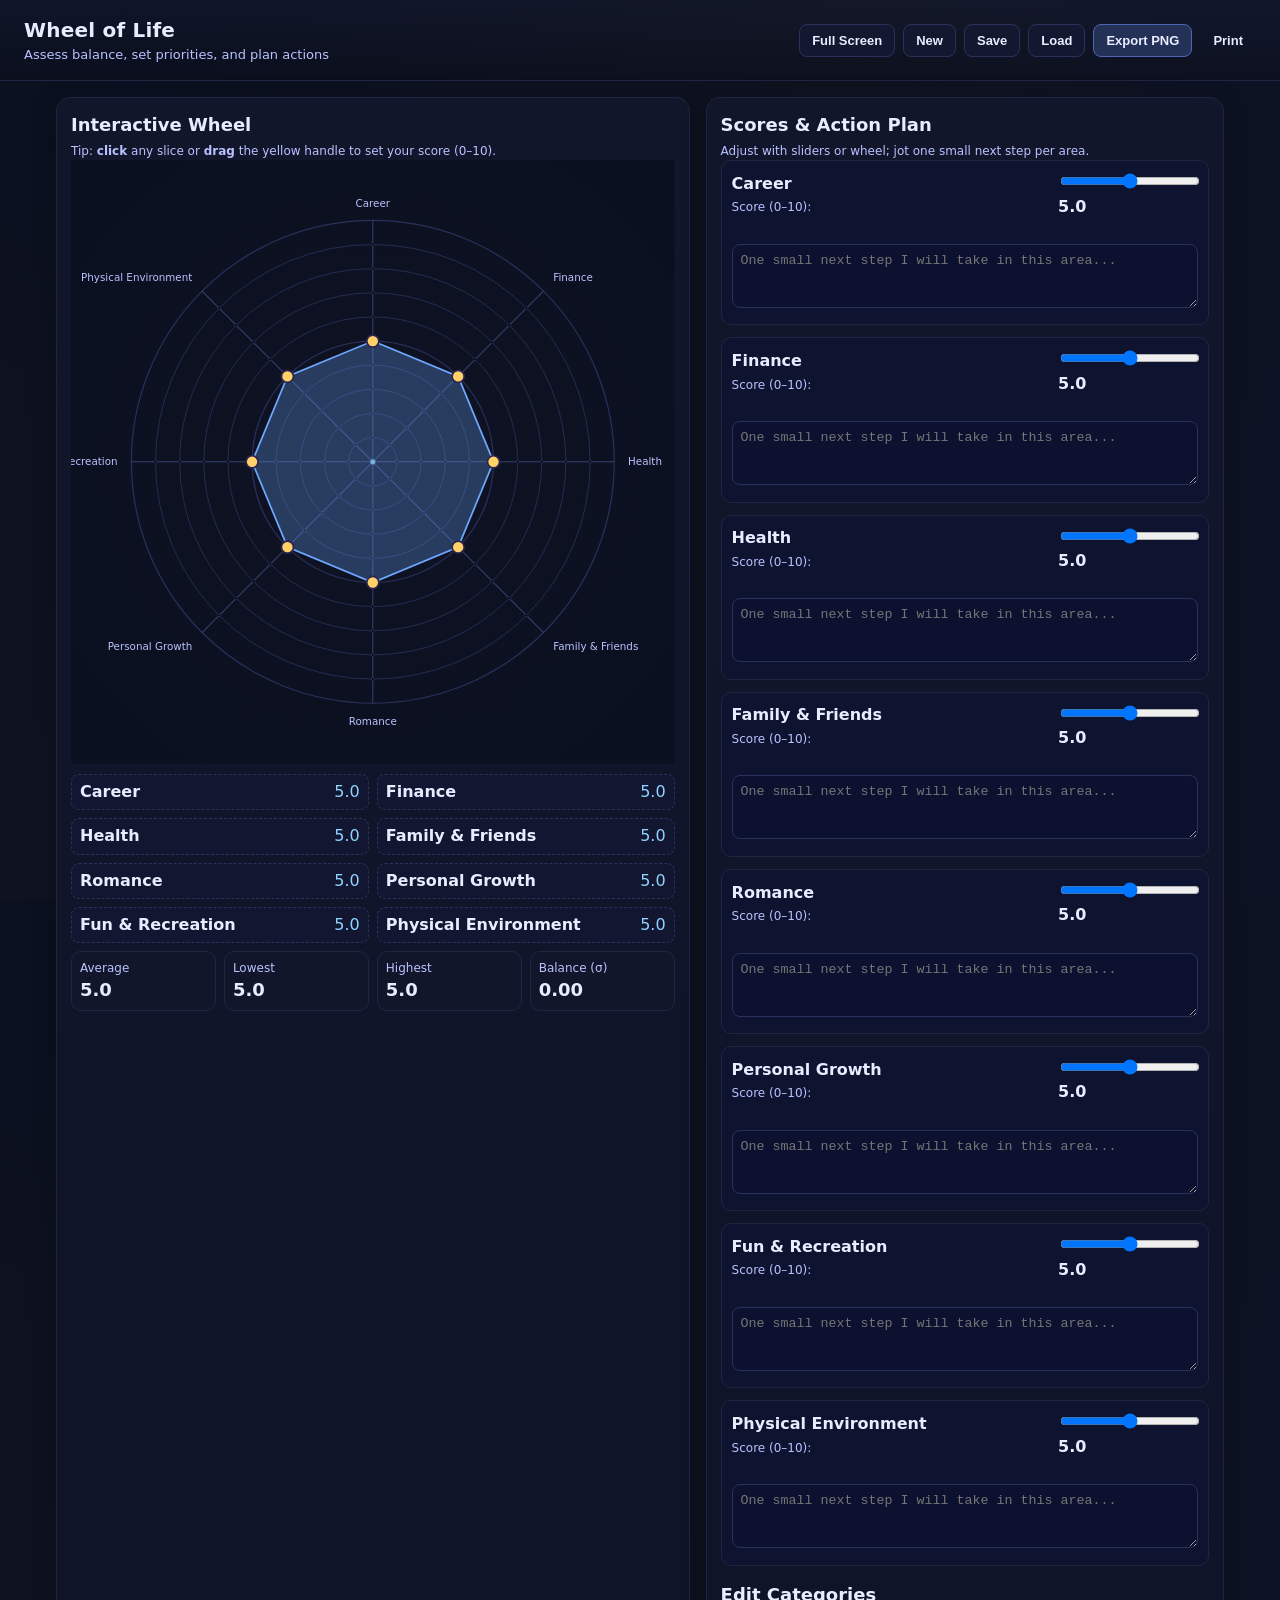
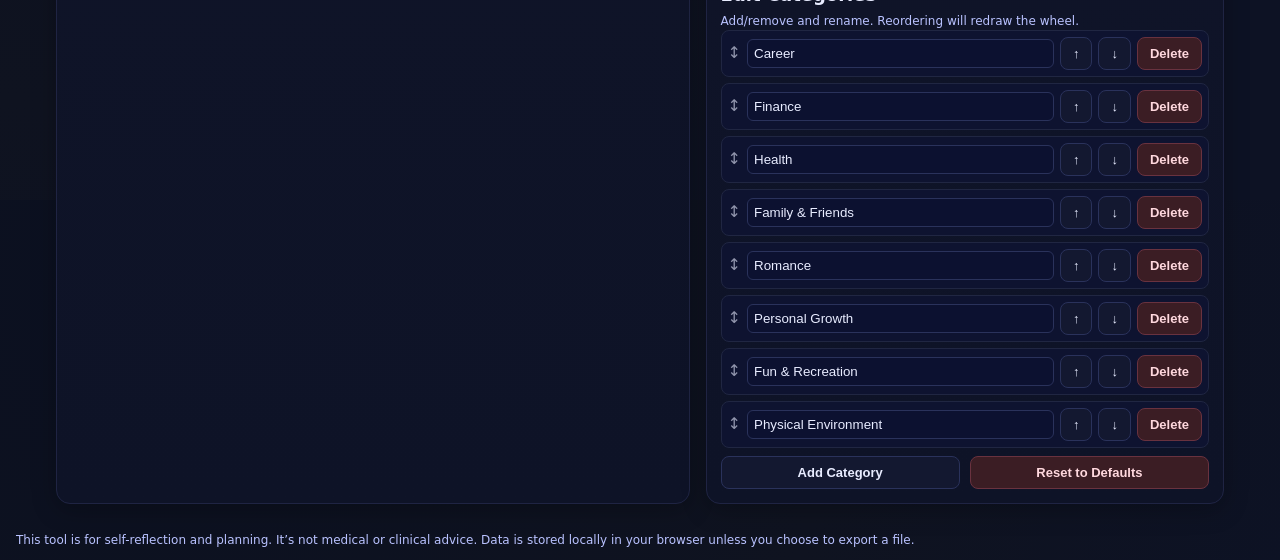
<file: previous_monoliths/index (v0.2).html>
<!DOCTYPE html>
<html lang="en">
<head>
  <meta charset="utf-8" />
  <title>Wheel of Life — Interactive Workshop App</title>
  <meta name="viewport" content="width=device-width, initial-scale=1" />
  <style>
    :root{
      --bg: #0f1320;
      --surface: #161a2b;
      --surface-2: #1f2540;
      --text: #e8ecff;
      --muted: #b9c2ff;
      --accent: #6ea8fe;
      --accent-2:#8fd3ff;
      --good: #4caf50;
      --warn: #ff9800;
      --bad: #ef5350;
      --grid: #2a325b;
      --ring: #29305a;
      --handle: #ffd166;
      --poly: rgba(110,168,254,0.28);
      --poly-stroke: #6ea8fe;
    }
    * { box-sizing: border-box; }
    html, body { height: 100%; }
    body {
      margin: 0;
      background: radial-gradient(1200px circle at 10% 10%, #0b1020 0%, #0f1320 60%, #0d1224 100%);
      color: var(--text);
      font-family: system-ui, -apple-system, Segoe UI, Roboto, Helvetica, Arial, "Apple Color Emoji","Segoe UI Emoji";
      line-height: 1.4;
    }

    header {
      padding: 16px 24px;
      display: flex; gap: 12px; align-items: center; justify-content: space-between;
      border-bottom: 1px solid #202642;
      background: linear-gradient(180deg, rgba(35,44,78,0.2), rgba(10,12,22,0.2));
      position: sticky; top:0; z-index: 10;
    }
    header h1 { margin:0; font-size: 20px; letter-spacing: 0.2px; }
    .sub { color: var(--muted); font-size: 13px; margin-top: 2px; }
    .toolbar { display: flex; gap: 8px; flex-wrap: wrap; }

    .btn {
      padding: 8px 12px; border-radius: 8px; border: 1px solid #2a325b;
      background: #131830; color: var(--text); cursor: pointer; font-weight: 600; font-size: 13px;
    }
    .btn:hover { border-color: #3c4575; background: #161c37; }
    .btn.primary { background: #243157; border-color: #5066b4; }
    .btn.primary:hover { background: #283766; }
    .btn.ghost { background: transparent; border-color: transparent; }
    .btn.danger { background: #3b1d24; border-color: #69323f; color: #ffd8de; }

    main {
      display: grid; grid-template-columns: 1.1fr 0.9fr; gap: 16px;
      padding: 16px; max-width: 1200px; margin: 0 auto;
    }
    @media (max-width: 950px) { main { grid-template-columns: 1fr; } }

    .card {
      background: linear-gradient(180deg, #12162b, #0e1327);
      border: 1px solid #1f2443; border-radius: 14px;
      padding: 14px; box-shadow: 0 6px 24px rgba(0,0,0,0.25);
    }
    .card h2 { margin: 0 0 6px; font-size: 18px; }
    .small { font-size: 12px; color: var(--muted); }

    .wheel-wrap { position: relative; min-height: 580px; display: grid; place-items: center; }
    #wheel { width: 100%; max-width: 700px; height: auto; aspect-ratio: 1 / 1; }

    .legend {
      display: grid; grid-template-columns: repeat(auto-fit, minmax(220px,1fr)); gap: 8px; margin-top: 10px;
    }
    .legend .row {
      display: grid; grid-template-columns: 1fr auto; gap: 8px;
      align-items: center; padding: 6px 8px; border: 1px dashed #2a325b; border-radius: 8px;
      background: #121631;
    }
    .legend .name { font-weight: 600; }
    .legend .val { font-variant-numeric: tabular-nums; color: var(--accent-2); }

    .values-panel { display: grid; gap: 12px; }
    .value-row {
      border: 1px solid #202642; border-radius: 10px; padding: 10px;
      display: grid; grid-template-columns: 1fr 140px; gap: 10px; align-items: center;
      background: #0e1330;
    }
    .value-row .left { display: grid; gap: 4px; }
    .value-row .title { font-weight: 700; }
    .value-row .desc { color: var(--muted); font-size: 12px; }
    .value-row input[type="range"] { width: 100%; }
    .value-row .note { grid-column: 1 / -1; margin-top: 8px; }
    .out { font-weight: 700; font-variant-numeric: tabular-nums; }

    textarea.note {
      width: 100%; min-height: 64px; resize: vertical; border-radius: 8px;
      border: 1px solid #2a325b; background: #0c1130; color: var(--text); padding: 8px;
    }

    .grid-2 { display: grid; grid-template-columns: 1fr 1fr; gap: 10px; }
    @media (max-width: 600px) { .grid-2 { grid-template-columns: 1fr; } }

    .statline {
      display: grid; grid-template-columns: repeat(4,1fr); gap: 8px; margin-top: 8px;
    }
    .stat { border: 1px solid #202642; border-radius: 10px; padding: 8px; background: #12162b; }
    .stat .label { font-size: 12px; color: var(--muted); }
    .stat .value { font-weight: 800; font-size: 18px; }

    .edit-panel { display: grid; gap: 8px; }
    .edit-list { display: grid; gap: 6px; }
    .edit-row {
      display: grid; grid-template-columns: auto 1fr auto; gap: 6px; align-items: center;
      background: #0e1330; border: 1px solid #202642; border-radius: 8px; padding: 6px;
    }
    .edit-row input[type="text"] {
      width: 100%; border: 1px solid #2a325b; border-radius: 6px; padding: 6px; background: #0c1130; color: var(--text);
    }

    .footer-note { padding: 12px 16px; color: var(--muted); font-size: 12px; }

    /* SVG styles (used live; export injects a minimal subset into the SVG) */
    .ring { stroke: var(--ring); fill: none; }
    .axis { stroke: #34406f; stroke-width: 1.2; }
    .tick { stroke: #2f3967; stroke-width: 0.8; }
    .cat-label { font-size: 12px; fill: var(--muted); }
    .score-poly { fill: var(--poly); stroke: var(--poly-stroke); stroke-width: 2; }
    .handle { fill: var(--handle); stroke: #2d244f; stroke-width: 2; cursor: pointer; }
    .overlay { fill: transparent; cursor: crosshair; }
    .center-dot { fill: #8fd3ff; opacity: 0.7; }
  </style>
</head>
<body>
  <header>
    <div>
      <h1>Wheel of Life</h1>
      <div class="sub">Assess balance, set priorities, and plan actions</div>
    </div>
    <div class="toolbar">
      <button class="btn" id="btnFullscreen" title="Enter full-screen">Full Screen</button>
      <button class="btn" id="btnNew" title="Start fresh (clear current)">New</button>
      <button class="btn" id="btnSave" title="Save to file">Save</button>
      <button class="btn" id="btnLoad" title="Load from file">Load</button>
      <button class="btn primary" id="btnExport" title="Export PNG image">Export PNG</button>
      <button class="btn ghost" id="btnPrint" title="Print / PDF">Print</button>
      <input type="file" id="fileInput" accept=".json,.txt" style="display:none" />
    </div>
  </header>

  <main>
    <!-- LEFT: WHEEL -->
    <section class="card">
      <h2>Interactive Wheel</h2>
      <div class="small">
        Tip: <strong>click</strong> any slice or <strong>drag</strong> the yellow handle to set your score (0–10).
      </div>

      <div class="wheel-wrap">
        <!-- Responsive SVG -->
        <svg id="wheel" viewBox="0 0 700 700" aria-label="Wheel of Life chart" role="img" xmlns="http://www.w3.org/2000/svg">
          <!-- Background -->
          <defs>
            <radialGradient id="bgGrad" cx="50%" cy="50%" r="60%">
              <stop offset="0%" stop-color="#0f1324"></stop>
              <stop offset="100%" stop-color="#0b1020"></stop>
            </radialGradient>
          </defs>
          <rect x="0" y="0" width="700" height="700" fill="url(#bgGrad)"></rect>

          <!-- Rings and axes groups -->
          <g id="rings"></g>
          <g id="axes"></g>
          <g id="ticks"></g>
          <g id="labels"></g>

          <!-- Filled polygon of scores -->
          <polygon id="poly" class="score-poly" points=""></polygon>

          <!-- Handles -->
          <g id="handles"></g>

          <!-- center dot -->
          <circle class="center-dot" cx="350" cy="350" r="3"></circle>

          <!-- interaction overlay to capture clicks anywhere -->
          <rect class="overlay" x="0" y="0" width="700" height="700"></rect>
        </svg>
      </div>

      <div class="legend" id="legend"></div>

      <div class="statline">
        <div class="stat">
          <div class="label">Average</div>
          <div class="value" id="avgVal">0.0</div>
        </div>
        <div class="stat">
          <div class="label">Lowest</div>
          <div class="value" id="minVal">0.0</div>
        </div>
        <div class="stat">
          <div class="label">Highest</div>
          <div class="value" id="maxVal">0.0</div>
        </div>
        <div class="stat">
          <div class="label">Balance (σ)</div>
          <div class="value" id="stdVal">0.0</div>
        </div>
      </div>
    </section>

    <!-- RIGHT: VALUES + EDITOR -->
    <section class="card">
      <h2>Scores & Action Plan</h2>
      <div class="small">Adjust with sliders or wheel; jot one small next step per area.</div>

      <div id="valuesPanel" class="values-panel"></div>

      <h2 style="margin-top:16px;">Edit Categories</h2>
      <div class="small">Add/remove and rename. Reordering will redraw the wheel.</div>
      <div class="edit-panel">
        <div class="edit-list" id="editList"></div>
        <div class="grid-2">
          <button class="btn" id="btnAddCategory">Add Category</button>
          <button class="btn danger" id="btnResetCategories">Reset to Defaults</button>
        </div>
      </div>
    </section>
  </main>

  <div class="footer-note">
    This tool is for self-reflection and planning. It’s not medical or clinical advice. Data is stored locally in your browser unless you choose to export a file.
  </div>

  <script>
    // ---------- CONFIG ----------
    const MAX_VALUE = 10;
    const RINGS = 10;
    const SIZE = 700;
    const CX = SIZE / 2;
    const CY = SIZE / 2;
    const MARGIN = 40;         // Outer label margin
    const RADIUS = (SIZE / 2) - MARGIN - 30; // base wheel radius
    const STATE_KEY = 'wheelOfLifeState.v1';

    // Default categories commonly used in Wheel of Life
    const DEFAULT_CATEGORIES = [
      "Career",
      "Finance",
      "Health",
      "Family & Friends",
      "Romance",
      "Personal Growth",
      "Fun & Recreation",
      "Physical Environment"
    ];

    // ---------- STATE ----------
    let categories = [...DEFAULT_CATEGORIES];
    let values = new Array(categories.length).fill(5); // initial neutral mid-values
    let notes = new Array(categories.length).fill('');
    let draggingIndex = null;
    let pointerId = null;

    // ---------- UTILS ----------
    const deg = (rad) => rad * 180 / Math.PI;
    const rad = (deg) => deg * Math.PI / 180;

    function angleForIndex(i, count=categories.length) {
      // Start at top (-90°), clockwise
      const step = (2 * Math.PI) / count;
      return -Math.PI/2 + (i * step);
    }
    function pointOnCircle(theta, r) {
      return { x: CX + r * Math.cos(theta), y: CY + r * Math.sin(theta) };
    }
    function clamp(val, min, max) { return Math.max(min, Math.min(max, val)); }
    function roundTo(val, step=0.1) { return Math.round(val / step) * step; }

    function valueToRadius(v) {
      return (v / MAX_VALUE) * RADIUS;
    }
    function radiusToValue(r) {
      const val = (r / RADIUS) * MAX_VALUE;
      return clamp(roundTo(val, 0.1), 0, MAX_VALUE);
    }

    function saveLocal() {
      const payload = { categories, values, notes, ts: Date.now() };
      try { localStorage.setItem(STATE_KEY, JSON.stringify(payload)); } catch(e) {}
    }
    function loadLocal() {
      try {
        const raw = localStorage.getItem(STATE_KEY);
        if (!raw) return false;
        const obj = JSON.parse(raw);
        if (!obj || !obj.categories || !obj.values) return false;
        categories = obj.categories;
        values = obj.values;
        notes = obj.notes || new Array(categories.length).fill('');
        ensureArrayLengths();
        return true;
      } catch(e) { return false; }
    }

    function ensureArrayLengths() {
      if (values.length !== categories.length) values = new Array(categories.length).fill(5);
      if (notes.length !== categories.length) notes = new Array(categories.length).fill('');
    }

    // ---------- DRAW ----------
    const ringsG = document.getElementById('rings');
    const axesG = document.getElementById('axes');
    const ticksG = document.getElementById('ticks');
    const labelsG = document.getElementById('labels');
    const handlesG = document.getElementById('handles');
    const polyEl = document.getElementById('poly');
    const overlayEl = document.querySelector('.overlay');

    function drawBase() {
      ringsG.innerHTML = '';
      axesG.innerHTML = '';
      ticksG.innerHTML = '';
      labelsG.innerHTML = '';
      handlesG.innerHTML = '';

      // Rings
      for (let r=RADIUS/RINGS; r <= RADIUS + 0.001; r += RADIUS/RINGS) {
        const c = document.createElementNS('http://www.w3.org/2000/svg','circle');
        c.setAttribute('cx', CX); c.setAttribute('cy', CY); c.setAttribute('r', r.toFixed(2));
        c.setAttribute('class','ring'); c.setAttribute('stroke-width', (r % (RADIUS/2) === 0) ? '1.4' : '1.0');
        ringsG.appendChild(c);
      }
      // Axes + labels + ticks
      const count = categories.length;
      for (let i=0;i<count;i++){
        const theta = angleForIndex(i,count);
        const end = pointOnCircle(theta, RADIUS);
        const axis = document.createElementNS('http://www.w3.org/2000/svg','line');
        axis.setAttribute('x1', CX); axis.setAttribute('y1', CY);
        axis.setAttribute('x2', end.x.toFixed(2)); axis.setAttribute('y2', end.y.toFixed(2));
        axis.setAttribute('class','axis');
        axesG.appendChild(axis);

        // ticks / ring markers on axis at each integer
        for (let v=1; v<MAX_VALUE; v++){
          const tPt = pointOnCircle(theta, valueToRadius(v));
          const tick = document.createElementNS('http://www.w3.org/2000/svg','circle');
          tick.setAttribute('cx', tPt.x.toFixed(2)); tick.setAttribute('cy', tPt.y.toFixed(2));
          tick.setAttribute('r', 1.6); tick.setAttribute('class','tick');
          ticksG.appendChild(tick);
        }

        // Label
        const labelR = RADIUS + 16;
        const labelPt = pointOnCircle(theta, labelR);
        const lab = document.createElementNS('http://www.w3.org/2000/svg','text');
        lab.setAttribute('x', labelPt.x.toFixed(2));
        lab.setAttribute('y', labelPt.y.toFixed(2));
        lab.setAttribute('class','cat-label');
        lab.setAttribute('text-anchor', (Math.abs(Math.cos(theta))<0.3) ? 'middle' : (Math.cos(theta)>0 ? 'start' : 'end'));
        lab.setAttribute('dominant-baseline', (Math.sin(theta)>0.3) ? 'hanging' : (Math.sin(theta)<-0.3 ? 'baseline' : 'middle'));
        lab.textContent = categories[i];
        labelsG.appendChild(lab);

        // Handle
        const handle = document.createElementNS('http://www.w3.org/2000/svg','circle');
        const hv = values[i];
        const hp = pointOnCircle(theta, valueToRadius(hv));
        handle.setAttribute('cx', hp.x.toFixed(2)); handle.setAttribute('cy', hp.y.toFixed(2));
        handle.setAttribute('r', 7);
        handle.setAttribute('data-index', i);
        handle.setAttribute('class','handle');
        handlesG.appendChild(handle);
      }

      updatePolygon();
      updateLegend();
    }

    function updatePolygon() {
      const count = categories.length;
      let pts = [];
      for (let i=0;i<count;i++) {
        const theta = angleForIndex(i,count);
        const r = valueToRadius(values[i]);
        const p = pointOnCircle(theta, r);
        pts.push(`${p.x.toFixed(2)},${p.y.toFixed(2)}`);
      }
      polyEl.setAttribute('points', pts.join(' '));
      // Move handles to current value positions
      const handles = handlesG.querySelectorAll('.handle');
      handles.forEach((h,i)=>{
        const th = angleForIndex(i,count);
        const p = pointOnCircle(th, valueToRadius(values[i]));
        h.setAttribute('cx', p.x.toFixed(2)); h.setAttribute('cy', p.y.toFixed(2));
      });
      updateStats();
    }

    function updateLegend() {
      const legend = document.getElementById('legend');
      legend.innerHTML = '';
      for (let i=0;i<categories.length;i++){
        const row = document.createElement('div');
        row.className = 'row';
        const name = document.createElement('div'); name.className='name'; name.textContent = categories[i];
        const val = document.createElement('div'); val.className='val'; val.textContent = values[i].toFixed(1);
        row.appendChild(name); row.appendChild(val);
        legend.appendChild(row);
      }
    }

    function updateStats() {
      const avg = values.reduce((a,b)=>a+b,0) / values.length;
      const min = Math.min(...values);
      const max = Math.max(...values);
      const std = Math.sqrt(values.reduce((s,v)=>s + Math.pow(v-avg,2),0) / values.length);

      document.getElementById('avgVal').textContent = avg.toFixed(1);
      document.getElementById('minVal').textContent = min.toFixed(1);
      document.getElementById('maxVal').textContent = max.toFixed(1);
      document.getElementById('stdVal').textContent = std.toFixed(2);
    }

    // ---------- INTERACTION ----------
    function nearestAxisIndex(theta) {
      const count = categories.length;
      let best = 0, bestDiff = Infinity;
      for (let i=0;i<count;i++){
        const a = angleForIndex(i,count);
        let diff = Math.abs(Math.atan2(Math.sin(theta-a), Math.cos(theta-a))); // minimal angular diff
        if (diff < bestDiff) { bestDiff = diff; best = i; }
      }
      return best;
    }

    function onOverlayPointerDown(e) {
      overlayEl.setPointerCapture(e.pointerId);
      pointerId = e.pointerId;

      const svgPt = clientToSvg(e.clientX, e.clientY);
      const dx = svgPt.x - CX, dy = svgPt.y - CY;
      const theta = Math.atan2(dy, dx);
      const r = Math.sqrt(dx*dx + dy*dy);
      const index = nearestAxisIndex(theta);

      const newVal = radiusToValue(clamp(r, 0, RADIUS));
      values[index] = newVal;
      draggingIndex = index;
      updatePolygon();
      syncControlsFromValues();
      saveLocal();
    }

    function onOverlayPointerMove(e) {
      if (draggingIndex === null || e.pointerId !== pointerId) return;
      const svgPt = clientToSvg(e.clientX, e.clientY);
      const dx = svgPt.x - CX, dy = svgPt.y - CY;
      const r = Math.sqrt(dx*dx + dy*dy);
      values[draggingIndex] = radiusToValue(clamp(r, 0, RADIUS));
      updatePolygon();
      syncControlsFromValues();
    }

    function onOverlayPointerUp(e) {
      if (e.pointerId === pointerId) {
        overlayEl.releasePointerCapture(e.pointerId);
        draggingIndex = null;
        pointerId = null;
        saveLocal();
      }
    }

    // Drag directly on handle
    function onHandlePointerDown(e) {
      const idx = parseInt(e.target.getAttribute('data-index'), 10);
      handlesG.setPointerCapture(e.pointerId);
      pointerId = e.pointerId;
      draggingIndex = idx;
    }
    function onHandlePointerMove(e) {
      if (draggingIndex === null || e.pointerId !== pointerId) return;
      const svgPt = clientToSvg(e.clientX, e.clientY);
      const dx = svgPt.x - CX, dy = svgPt.y - CY;
      const r = Math.sqrt(dx*dx + dy*dy);
      values[draggingIndex] = radiusToValue(clamp(r, 0, RADIUS));
      updatePolygon();
      syncControlsFromValues();
    }
    function onHandlePointerUp(e) {
      if (e.pointerId === pointerId) {
        handlesG.releasePointerCapture(e.pointerId);
        draggingIndex = null; pointerId = null; saveLocal();
      }
    }

    function clientToSvg(clientX, clientY) {
      const svg = document.getElementById('wheel');
      const pt = svg.createSVGPoint();
      pt.x = clientX; pt.y = clientY;
      const screenCTM = svg.getScreenCTM();
      return pt.matrixTransform(screenCTM.inverse());
    }

    // ---------- RIGHT PANEL CONTROLS ----------
    function buildControls() {
      const panel = document.getElementById('valuesPanel');
      panel.innerHTML = '';
      for (let i=0;i<categories.length;i++) {
        const row = document.createElement('div');
        row.className = 'value-row';

        const left = document.createElement('div');
        left.className = 'left';
        const title = document.createElement('div');
        title.className = 'title';
        title.textContent = categories[i];

        const desc = document.createElement('div');
        desc.className = 'desc';
        desc.textContent = 'Score (0–10):';
        left.appendChild(title); left.appendChild(desc);

        const right = document.createElement('div');
        const range = document.createElement('input');
        range.type = 'range'; range.min = '0'; range.max = String(MAX_VALUE); range.step='0.1';
        range.value = values[i].toString();
        range.addEventListener('input', () => {
          values[i] = parseFloat(range.value);
          updatePolygon(); updateLegend(); syncControlsFromValues(); saveLocal();
        });

        const out = document.createElement('div');
        out.className = 'out';
        out.textContent = values[i].toFixed(1);

        right.appendChild(range); right.appendChild(out);

        const noteWrap = document.createElement('div');
        noteWrap.className = 'note';
        const note = document.createElement('textarea');
        note.className = 'note';
        note.placeholder = 'One small next step I will take in this area...';
        note.value = notes[i] || '';
        note.addEventListener('input', ()=> {
          notes[i] = note.value; saveLocal();
        });
        noteWrap.appendChild(note);

        row.appendChild(left);
        row.appendChild(right);
        row.appendChild(noteWrap);

        panel.appendChild(row);
      }
      buildEditList();
    }

    function syncControlsFromValues() {
      const panel = document.getElementById('valuesPanel');
      const ranges = panel.querySelectorAll('input[type="range"]');
      const outputs = panel.querySelectorAll('.value-row .out');
      ranges.forEach((r,i)=> r.value = values[i]);
      outputs.forEach((o,i)=> o.textContent = values[i].toFixed(1));
      updateLegend();
    }

    function buildEditList() {
      const list = document.getElementById('editList');
      list.innerHTML = '';
      for (let i=0;i<categories.length;i++){
        const row = document.createElement('div');
        row.className = 'edit-row';

        const drag = document.createElement('span');
        drag.textContent = '↕';
        drag.title = 'Use ↑ ↓ buttons to reorder';
        drag.style.opacity = '0.6';

        const input = document.createElement('input');
        input.type = 'text'; input.value = categories[i];
        input.addEventListener('change', ()=>{
          categories[i] = input.value || `Category ${i+1}`;
          saveLocal(); drawBase(); buildControls();
        });

        const controls = document.createElement('div');
        controls.style.display='flex'; controls.style.gap='6px';

        const up = document.createElement('button'); up.className='btn'; up.textContent='↑';
        up.addEventListener('click', ()=>{
          if (i===0) return;
          swapCategory(i, i-1);
        });
        const down = document.createElement('button'); down.className='btn'; down.textContent='↓';
        down.addEventListener('click', ()=>{
          if (i===categories.length-1) return;
          swapCategory(i, i+1);
        });
        const del = document.createElement('button'); del.className='btn danger'; del.textContent='Delete';
        del.addEventListener('click', ()=>{
          categories.splice(i,1);
          values.splice(i,1);
          notes.splice(i,1);
          saveLocal(); drawBase(); buildControls();
        });

        controls.appendChild(up); controls.appendChild(down); controls.appendChild(del);
        row.appendChild(drag); row.appendChild(input); row.appendChild(controls);
        list.appendChild(row);
      }
    }

    function swapCategory(a,b) {
      [categories[a], categories[b]] = [categories[b], categories[a]];
      [values[a], values[b]] = [values[b], values[a]];
      [notes[a], notes[b]] = [notes[b], notes[a]];
      saveLocal(); drawBase(); buildControls();
    }

    // ---------- EXPORT / IMPORT ----------
    // Minimal inline style block for SVG export (matches classes used inside the SVG)
    function svgInlineStyle() {
      return `
        .ring { stroke: #29305a; fill: none; }
        .axis { stroke: #34406f; stroke-width: 1.2; }
        .tick { stroke: #2f3967; stroke-width: 0.8; }
        .cat-label { font-size: 12px; fill: #b9c2ff; font-family: system-ui, -apple-system, Segoe UI, Roboto, Helvetica, Arial; }
        .score-poly { fill: rgba(110,168,254,0.28); stroke: #6ea8fe; stroke-width: 2; }
        .handle { fill: #ffd166; stroke: #2d244f; stroke-width: 2; }
        .center-dot { fill: #8fd3ff; opacity: 0.7; }
        .overlay { fill: transparent; }
      `;
    }

    function exportPNG() {
      const svg = document.getElementById('wheel');

      // Clone and inject internal style so the serialized SVG has self-contained visuals
      const clone = svg.cloneNode(true);
      const style = document.createElementNS('http://www.w3.org/2000/svg', 'style');
      style.setAttribute('type','text/css');
      style.textContent = svgInlineStyle();
      // Ensure defs (gradient) is first child
      const defs = clone.querySelector('defs');
      if (defs) {
        defs.parentNode.insertBefore(style, defs.nextSibling);
      } else {
        clone.insertBefore(style, clone.firstChild);
      }

      // Serialize the cloned SVG with styles
      const serializer = new XMLSerializer();
      let svgStr = serializer.serializeToString(clone);
      // Ensure proper XML header and namespace
      if (!svgStr.includes('xmlns="http://www.w3.org/2000/svg"')) {
        svgStr = svgStr.replace('<svg', '<svg xmlns="http://www.w3.org/2000/svg"');
      }
      const svgDataUrl = 'data:image/svg+xml;charset=utf-8,' + encodeURIComponent(svgStr);

      // Rasterize to Canvas
      const canvas = document.createElement('canvas');
      canvas.width = SIZE; canvas.height = SIZE;
      const ctx = canvas.getContext('2d');

      const img = new Image();
      img.onload = () => {
        // Optional: clear with transparent or solid background (keeping transparent here)
        ctx.clearRect(0,0,SIZE,SIZE);
        ctx.drawImage(img, 0, 0, SIZE, SIZE);
        const png = canvas.toDataURL('image/png');

        const a = document.createElement('a');
        a.href = png;
        const dateStr = new Date().toISOString().slice(0,19).replace(/[:T]/g,'-');
        a.download = `wheel-of-life-${dateStr}.png`;
        document.body.appendChild(a);
        a.click();
        a.remove();
      };
      img.onerror = ()=> alert('Export failed: your browser may not support drawing inline SVG to canvas.');
      img.src = svgDataUrl;
    }

    function saveToFile() {
      const payload = { categories, values, notes, savedAt: new Date().toISOString() };
      const blob = new Blob([JSON.stringify(payload,null,2)], {type: 'application/json'});
      const a = document.createElement('a');
      a.href = URL.createObjectURL(blob);
      a.download = 'wheel-of-life.json';
      document.body.appendChild(a); a.click(); a.remove();
      setTimeout(()=>URL.revokeObjectURL(a.href),1000);
    }

    function loadFromFile(file) {
      const reader = new FileReader();
      reader.onload = () => {
        try {
          const obj = JSON.parse(reader.result);
          if (!obj.categories || !obj.values) throw new Error('Invalid file');
          categories = obj.categories;
          values = obj.values;
          notes = obj.notes || new Array(categories.length).fill('');
          ensureArrayLengths();
          saveLocal(); drawBase(); buildControls();
        } catch(e) {
          alert('Could not load: ' + e.message);
        }
      };
      reader.readAsText(file);
    }

    // ---------- GLOBAL BUTTONS ----------
    document.getElementById('btnExport').addEventListener('click', exportPNG);
    document.getElementById('btnSave').addEventListener('click', saveToFile);
    document.getElementById('btnLoad').addEventListener('click', ()=> document.getElementById('fileInput').click());
    document.getElementById('fileInput').addEventListener('change', (e)=> {
      const f = e.target.files?.[0]; if (f) loadFromFile(f);
      e.target.value = '';
    });
    document.getElementById('btnNew').addEventListener('click', ()=>{
      if (!confirm('Start fresh and reset scores to 5?')) return;
      values = new Array(categories.length).fill(5);
      // keep notes to allow quick iteration? Clearing notes is fine for "New"
      notes = new Array(categories.length).fill('');
      saveLocal(); drawBase(); buildControls();
    });
    document.getElementById('btnPrint').addEventListener('click', ()=> window.print());
    document.getElementById('btnFullscreen').addEventListener('click', ()=> {
      const el = document.documentElement;
      if (document.fullscreenElement) document.exitFullscreen();
      else el.requestFullscreen?.();
    });

    // Edit categories
    document.getElementById('btnAddCategory').addEventListener('click', ()=>{
      const name = prompt('New category name:');
      if (!name) return;
      categories.push(name);
      values.push(5);
      notes.push('');
      saveLocal(); drawBase(); buildControls();
    });
    document.getElementById('btnResetCategories').addEventListener('click', ()=>{
      if (!confirm('Reset categories to defaults and set scores to 5?')) return;
      categories = [...DEFAULT_CATEGORIES];
      values = new Array(categories.length).fill(5);
      notes = new Array(categories.length).fill('');
      saveLocal(); drawBase(); buildControls();
    });

    // ---------- INIT ----------
    function init() {
      const hadLocal = loadLocal();
      // If no local state present, ensure neutral starting values
      if (!hadLocal) {
        values = new Array(categories.length).fill(5);
        notes = new Array(categories.length).fill('');
      }
      drawBase();
      buildControls();

      // Overlay interactions
      overlayEl.addEventListener('pointerdown', onOverlayPointerDown);
      overlayEl.addEventListener('pointermove', onOverlayPointerMove);
      overlayEl.addEventListener('pointerup', onOverlayPointerUp);
      overlayEl.addEventListener('pointerleave', onOverlayPointerUp);

      // Handle interactions
      handlesG.addEventListener('pointerdown', (e)=>{
        if (e.target.classList.contains('handle')) onHandlePointerDown(e);
      });
      handlesG.addEventListener('pointermove', onHandlePointerMove);
      handlesG.addEventListener('pointerup', onHandlePointerUp);
      handlesG.addEventListener('pointerleave', onHandlePointerUp);

      // Keyboard nudges: arrow keys adjust selected category
      document.addEventListener('keydown', (e)=>{
        if (draggingIndex==null) return;
        if (e.key==='ArrowUp' || e.key==='ArrowRight') {
          values[draggingIndex] = clamp(values[draggingIndex] + 0.1, 0, MAX_VALUE);
          updatePolygon(); syncControlsFromValues();
        } else if (e.key==='ArrowDown' || e.key==='ArrowLeft') {
          values[draggingIndex] = clamp(values[draggingIndex] - 0.1, 0, MAX_VALUE);
          updatePolygon(); syncControlsFromValues();
        }
      });
    }
    init();
  </script>

  <!-- Print styles -->
  <style media="print">
    header, .footer-note, #btnFullscreen, #btnExport, #btnSave, #btnLoad, #btnNew, #btnPrint { display: none !important; }
    body { background: #fff !important; color: #000; }
    .card { box-shadow: none; background: #fff; border-color: #ddd; }
    .score-poly { fill: rgba(100,150,255,0.25); stroke: #446bff; }
    .handle { fill: #f5c74b; stroke: #333; }
  </style>
</body>
</html>
</file>
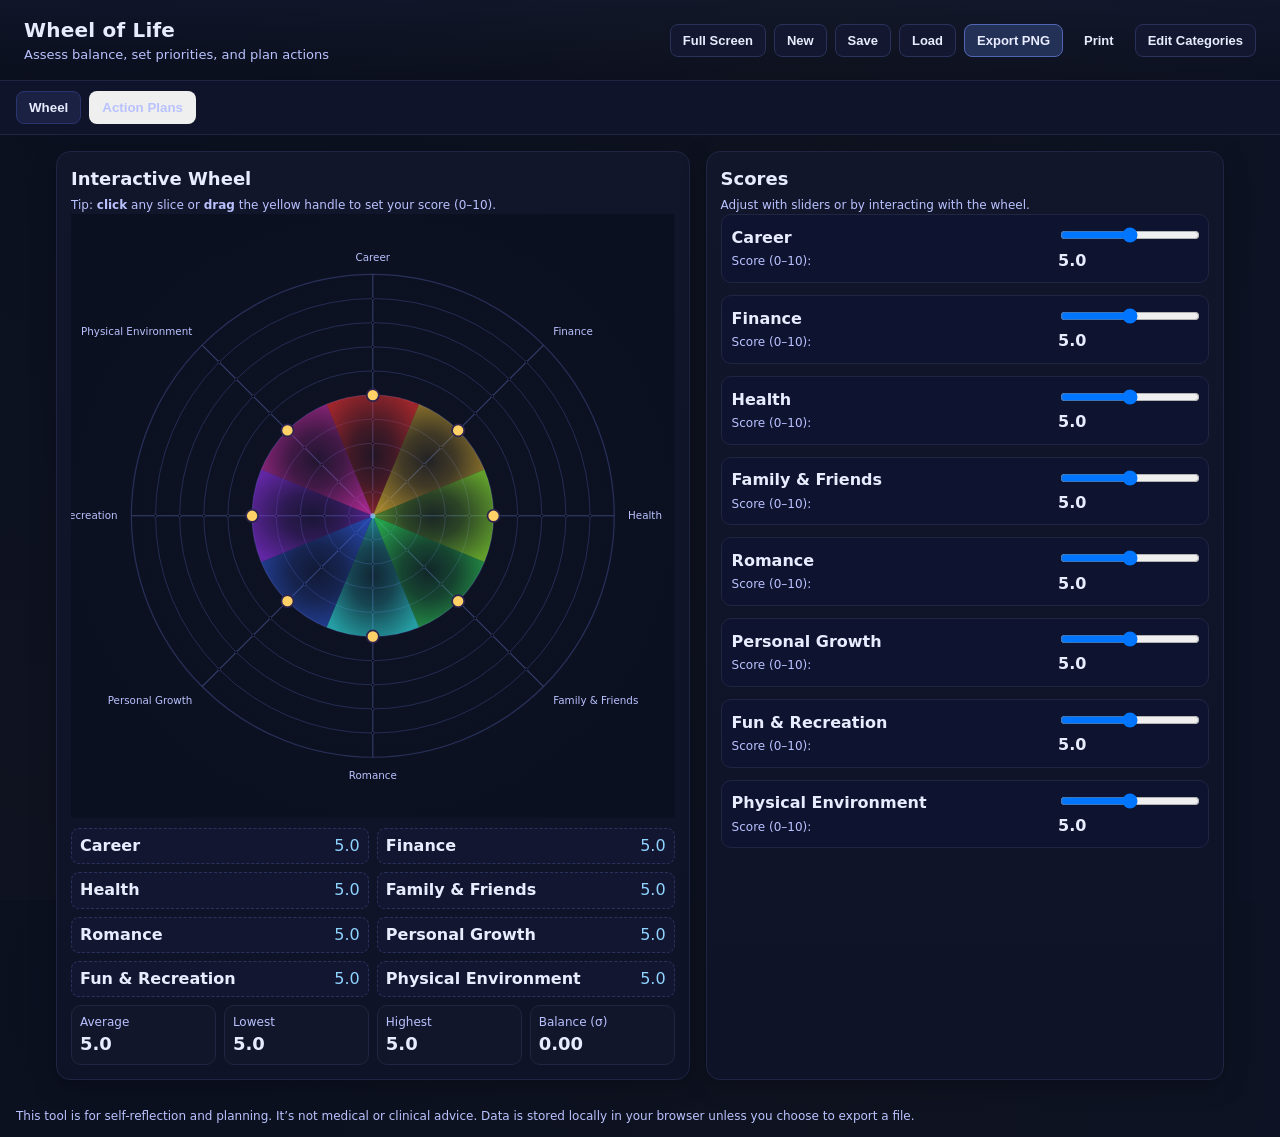
<file: previous_monoliths/index (v0.3).html>
<!DOCTYPE html>
<html lang="en">
<head>
  <meta charset="utf-8" />
  <title>Wheel of Life — Interactive Workshop App</title>
  <meta name="viewport" content="width=device-width, initial-scale=1" />
  <style>
    :root{
      --bg: #0f1320;
      --surface: #161a2b;
      --text: #e8ecff;
      --muted: #b9c2ff;
      --accent: #6ea8fe;
      --accent-2:#8fd3ff;
      --ring: #29305a;
      --handle: #ffd166;
      --poly-stroke: #6ea8fe;
      --panel: #0e1330;
      --border: #202642;
    }
    * { box-sizing: border-box; }
    html, body { height: 100%; }
    body {
      margin: 0;
      background: radial-gradient(1200px circle at 10% 10%, #0b1020 0%, #0f1320 60%, #0d1224 100%);
      color: var(--text);
      font-family: system-ui, -apple-system, Segoe UI, Roboto, Helvetica, Arial, "Apple Color Emoji","Segoe UI Emoji";
      line-height: 1.4;
    }

    header {
      padding: 16px 24px;
      display: flex; gap: 12px; align-items: center; justify-content: space-between;
      border-bottom: 1px solid #202642;
      background: linear-gradient(180deg, rgba(35,44,78,0.2), rgba(10,12,22,0.2));
      position: sticky; top:0; z-index: 20;
    }
    header h1 { margin:0; font-size: 20px; letter-spacing: 0.2px; }
    .sub { color: var(--muted); font-size: 13px; margin-top: 2px; }
    .toolbar { display: flex; gap: 8px; flex-wrap: wrap; }

    .btn {
      padding: 8px 12px; border-radius: 8px; border: 1px solid #2a325b;
      background: #131830; color: var(--text); cursor: pointer; font-weight: 600; font-size: 13px;
    }
    .btn:hover { border-color: #3c4575; background: #161c37; }
    .btn.primary { background: #243157; border-color: #5066b4; }
    .btn.primary:hover { background: #283766; }
    .btn.ghost { background: transparent; border-color: transparent; }
    .btn.danger { background: #3b1d24; border-color: #69323f; color: #ffd8de; }

    /* Tabs */
    .tabs {
      display: flex; gap: 8px; padding: 10px 16px; border-bottom: 1px solid #202642; background: #0f142a;
      position: sticky; top:58px; z-index: 15;
    }
    .tab {
      padding: 8px 12px; border-radius: 8px; border: 1px solid transparent; cursor: pointer; font-weight: 700;
      color: var(--muted);
    }
    .tab.active { color: var(--text); background: #1a2143; border-color: #2a3570; }

    main { padding: 16px; max-width: 1200px; margin: 0 auto; }
    .grid-2 { display: grid; grid-template-columns: 1.1fr 0.9fr; gap: 16px; }
    @media (max-width: 950px) { .grid-2 { grid-template-columns: 1fr; } }

    .card {
      background: linear-gradient(180deg, #12162b, #0e1327);
      border: 1px solid #1f2443; border-radius: 14px;
      padding: 14px; box-shadow: 0 6px 24px rgba(0,0,0,0.25);
    }
    .card h2 { margin: 0 0 6px; font-size: 18px; }
    .small { font-size: 12px; color: var(--muted); }

    /* Wheel container */
    .wheel-wrap { position: relative; min-height: 580px; display: grid; place-items: center; }
    #wheel { width: 100%; max-width: 700px; height: auto; aspect-ratio: 1 / 1; }

    .legend {
      display: grid; grid-template-columns: repeat(auto-fit, minmax(220px,1fr)); gap: 8px; margin-top: 10px;
    }
    .legend .row {
      display: grid; grid-template-columns: 1fr auto; gap: 8px;
      align-items: center; padding: 6px 8px; border: 1px dashed #2a325b; border-radius: 8px;
      background: #121631;
    }
    .legend .name { font-weight: 600; }
    .legend .val { font-variant-numeric: tabular-nums; color: var(--accent-2); }

    .values-panel { display: grid; gap: 12px; }
    .value-row {
      border: 1px solid var(--border); border-radius: 10px; padding: 10px;
      display: grid; grid-template-columns: 1fr 140px; gap: 10px; align-items: center;
      background: var(--panel);
    }
    .value-row .left { display: grid; gap: 4px; }
    .value-row .title { font-weight: 700; }
    .value-row .desc { color: var(--muted); font-size: 12px; }
    .value-row input[type="range"] { width: 100%; }
    .out { font-weight: 700; font-variant-numeric: tabular-nums; }

    .statline {
      display: grid; grid-template-columns: repeat(4,1fr); gap: 8px; margin-top: 8px;
    }
    .stat { border: 1px solid var(--border); border-radius: 10px; padding: 8px; background: #12162b; }
    .stat .label { font-size: 12px; color: var(--muted); }
    .stat .value { font-weight: 800; font-size: 18px; }

    /* Action Plans page */
    .plans-panel { display: grid; gap: 12px; }
    .plan-row {
      border: 1px solid var(--border); border-radius: 10px; padding: 10px;
      background: var(--panel);
    }
    .plan-head { display:flex; justify-content: space-between; align-items:center; gap: 8px; }
    .plan-title { font-weight: 800; }
    .plan-score { font-variant-numeric: tabular-nums; color: var(--accent-2); font-weight: 700; }
    textarea.note {
      width: 100%; min-height: 80px; resize: vertical; border-radius: 8px;
      border: 1px solid #2a325b; background: #0c1130; color: var(--text); padding: 8px; margin-top: 8px;
    }

    /* Modal */
    .modal-overlay {
      position: fixed; inset: 0; background: rgba(0,0,0,0.6); display: none; place-items: center; z-index: 1000;
    }
    .modal { width: min(760px, 94vw); background: #0f142a; border: 1px solid #2a325b; border-radius: 12px; box-shadow: 0 10px 40px rgba(0,0,0,0.5); }
    .modal header { display:flex; justify-content: space-between; align-items: center; padding: 12px 14px; border-bottom: 1px solid #2a325b; }
    .modal header h3 { margin:0; font-size: 18px; }
    .modal .content { padding: 12px 14px; display: grid; gap: 8px; }
    .edit-list { display: grid; gap: 6px; }
    .edit-row {
      display: grid; grid-template-columns: auto 1fr auto; gap: 6px; align-items: center;
      background: var(--panel); border: 1px solid var(--border); border-radius: 8px; padding: 6px;
    }
    .edit-row input[type="text"] {
      width: 100%; border: 1px solid #2a325b; border-radius: 6px; padding: 6px; background: #0c1130; color: var(--text);
    }
    .modal .footer { display:flex; justify-content: flex-end; gap: 8px; padding: 12px 14px; border-top: 1px solid #2a325b; }

    .footer-note { padding: 12px 16px; color: var(--muted); font-size: 12px; }

    /* SVG classes (used live; export injects a minimal subset) */
    .ring { stroke: var(--ring); fill: none; }
    .axis { stroke: #34406f; stroke-width: 1.25; }
    .tick { stroke: #2f3967; stroke-width: 0.9; }
    .cat-label { font-size: 12px; fill: var(--muted); }
    .slice { stroke: none; } /* slices use gradients; outline is optional */
    .handle { fill: var(--handle); stroke: #2d244f; stroke-width: 2; cursor: pointer; }
    .overlay { fill: transparent; cursor: crosshair; }
    .center-dot { fill: #8fd3ff; opacity: 0.7; }

    /* Page visibility */
    .page { display: none; }
    .page.active { display: block; }
  </style>
</head>
<body>
  <header>
    <div>
      <h1>Wheel of Life</h1>
      <div class="sub">Assess balance, set priorities, and plan actions</div>
    </div>
    <div class="toolbar">
      <button class="btn" id="btnFullscreen" title="Enter full-screen">Full Screen</button>
      <button class="btn" id="btnNew" title="Start fresh (neutral)">New</button>
      <button class="btn" id="btnSave" title="Save to file">Save</button>
      <button class="btn" id="btnLoad" title="Load from file">Load</button>
      <button class="btn primary" id="btnExport" title="Export Wheel (PNG)">Export PNG</button>
      <button class="btn ghost" id="btnPrint" title="Print / PDF">Print</button>
      <button class="btn" id="btnEditCats" title="Edit Categories">Edit Categories</button>
      <input type="file" id="fileInput" accept=".json,.txt" style="display:none" />
    </div>
  </header>

  <!-- Tabs -->
  <div class="tabs">
    <button class="tab active" data-tab="wheel">Wheel</button>
    <button class="tab" data-tab="actions">Action Plans</button>
  </div>

  <main>
    <!-- PAGE: WHEEL -->
    <section id="page-wheel" class="page active">
      <div class="grid-2">
        <section class="card">
          <h2>Interactive Wheel</h2>
          <div class="small">
            Tip: <strong>click</strong> any slice or <strong>drag</strong> the yellow handle to set your score (0–10).
          </div>

          <div class="wheel-wrap">
            <!-- Responsive SVG -->
            <svg id="wheel" viewBox="0 0 700 700" aria-label="Wheel of Life chart" role="img" xmlns="http://www.w3.org/2000/svg">
              <!-- Background + gradients -->
              <defs id="defs">
                <radialGradient id="bgGrad" cx="50%" cy="50%" r="60%">
                  <stop offset="0%" stop-color="#0f1324"></stop>
                  <stop offset="100%" stop-color="#0b1020"></stop>
                </radialGradient>
                <!-- slice gradients are injected dynamically per category -->
              </defs>
              <rect x="0" y="0" width="700" height="700" fill="url(#bgGrad)"></rect>

              <!-- Rings and axes groups -->
              <g id="rings"></g>
              <g id="axes"></g>
              <g id="ticks"></g>

              <!-- Slice fills -->
              <g id="fills"></g>

              <!-- Labels -->
              <g id="labels"></g>

              <!-- Handles -->
              <g id="handles"></g>

              <!-- center dot -->
              <circle class="center-dot" cx="350" cy="350" r="3"></circle>

              <!-- interaction overlay to capture clicks anywhere -->
              <rect class="overlay" x="0" y="0" width="700" height="700"></rect>
            </svg>
          </div>

          <div class="legend" id="legend"></div>

          <div class="statline">
            <div class="stat">
              <div class="label">Average</div>
              <div class="value" id="avgVal">5.0</div>
            </div>
            <div class="stat">
              <div class="label">Lowest</div>
              <div class="value" id="minVal">5.0</div>
            </div>
            <div class="stat">
              <div class="label">Highest</div>
              <div class="value" id="maxVal">5.0</div>
            </div>
            <div class="stat">
              <div class="label">Balance (σ)</div>
              <div class="value" id="stdVal">0.00</div>
            </div>
          </div>
        </section>

        <section class="card">
          <h2>Scores</h2>
          <div class="small">Adjust with sliders or by interacting with the wheel.</div>
          <div id="valuesPanel" class="values-panel"></div>
        </section>
      </div>
    </section>

    <!-- PAGE: ACTION PLANS -->
    <section id="page-actions" class="page">
      <section class="card">
        <h2>Action Plans</h2>
        <div class="small">Your current score appears for each category. Capture one small next step in each area.</div>

        <div id="plansPanel" class="plans-panel"></div>
      </section>
    </section>
  </main>

  <div class="footer-note">
    This tool is for self-reflection and planning. It’s not medical or clinical advice. Data is stored locally in your browser unless you choose to export a file.
  </div>

  <!-- Modal: Edit Categories -->
  <div id="modalOverlay" class="modal-overlay" aria-hidden="true">
    <div class="modal" role="dialog" aria-modal="true" aria-labelledby="modalTitle">
      <header>
        <h3 id="modalTitle">Edit Categories</h3>
        <button class="btn" id="btnCloseModal" aria-label="Close">Close</button>
      </header>
      <div class="content">
        <div class="small">Rename, reorder, add/remove. Changes update the wheel instantly.</div>
        <div id="editList" class="edit-list"></div>
      </div>
      <div class="footer">
        <button class="btn" id="btnAddCategory">Add Category</button>
        <button class="btn danger" id="btnResetCategories">Reset to Defaults</button>
      </div>
    </div>
  </div>

  <script>
    // ---------- CONFIG ----------
    const MAX_VALUE = 10;
    const RINGS = 10;
    const SIZE = 700;
    const CX = SIZE / 2;
    const CY = SIZE / 2;
    const MARGIN = 40;         // Outer label margin
    const RADIUS = (SIZE / 2) - MARGIN - 30; // base wheel radius
    const STATE_KEY = 'wheelOfLifeState.v2'; // bump version due to new layout

    // Default categories commonly used in Wheel of Life
    const DEFAULT_CATEGORIES = [
      "Career",
      "Finance",
      "Health",
      "Family & Friends",
      "Romance",
      "Personal Growth",
      "Fun & Recreation",
      "Physical Environment"
    ];

    // ---------- STATE ----------
    let categories = [...DEFAULT_CATEGORIES];
    let values = new Array(categories.length).fill(5); // neutral mid-values
    let notes = new Array(categories.length).fill('');
    let draggingIndex = null;
    let pointerId = null;

    // ---------- UTILS ----------
    const rad = (deg) => deg * Math.PI / 180;
    function angleForIndex(i, count=categories.length) {
      // Center of slice at top (-90°), clockwise
      const step = (2 * Math.PI) / count;
      return -Math.PI/2 + (i * step);
    }
    function stepAngle(count=categories.length) {
      return (2 * Math.PI) / count;
    }
    function pointOnCircle(theta, r) {
      return { x: CX + r * Math.cos(theta), y: CY + r * Math.sin(theta) };
    }
    function clamp(val, min, max) { return Math.max(min, Math.min(max, val)); }
    function roundTo(val, step=0.1) { return Math.round(val / step) * step; }
    function valueToRadius(v) { return (v / MAX_VALUE) * RADIUS; }
    function radiusToValue(r) { return clamp(roundTo((r / RADIUS) * MAX_VALUE, 0.1), 0, MAX_VALUE); }

    function saveLocal() {
      const payload = { categories, values, notes, ts: Date.now() };
      try { localStorage.setItem(STATE_KEY, JSON.stringify(payload)); } catch(e) {}
    }
    function loadLocal() {
      try {
        const raw = localStorage.getItem(STATE_KEY);
        if (!raw) return false;
        const obj = JSON.parse(raw);
        if (!obj || !obj.categories || !obj.values) return false;
        categories = obj.categories;
        values = obj.values;
        notes = obj.notes || new Array(categories.length).fill('');
        ensureArrayLengths();
        return true;
      } catch(e) { return false; }
    }
    function ensureArrayLengths() {
      if (values.length !== categories.length) values = new Array(categories.length).fill(5);
      if (notes.length !== categories.length) notes = new Array(categories.length).fill('');
    }

    // ---------- SVG refs ----------
    const svgEl = document.getElementById('wheel');
    const defsEl = document.getElementById('defs');
    const ringsG = document.getElementById('rings');
    const axesG = document.getElementById('axes');
    const ticksG = document.getElementById('ticks');
    const fillsG = document.getElementById('fills');
    const labelsG = document.getElementById('labels');
    const handlesG = document.getElementById('handles');
    const overlayEl = document.querySelector('.overlay');

    // ---------- Color palette ----------
    function hslToHex(h, s, l) {
      s/=100; l/=100;
      const c = (1 - Math.abs(2*l-1)) * s;
      const x = c * (1 - Math.abs((h/60)%2 - 1));
      const m = l - c/2;
      let r=0,g=0,b=0;
      if (0<=h && h<60){ r=c; g=x; b=0; }
      else if (60<=h && h<120){ r=x; g=c; b=0; }
      else if (120<=h && h<180){ r=0; g=c; b=x; }
      else if (180<=h && h<240){ r=0; g=x; b=c; }
      else if (240<=h && h<300){ r=x; g=0; b=c; }
      else { r=c; g=0; b=x; }
      r = Math.round((r+m)*255); g = Math.round((g+m)*255); b = Math.round((b+m)*255);
      const toHex = (v)=> v.toString(16).padStart(2,'0');
      return `#${toHex(r)}${toHex(g)}${toHex(b)}`;
    }
    function buildPalette(count=categories.length) {
      const cols = [];
      for (let i=0;i<count;i++){
        const h = (i * 360) / count; // evenly spaced hues
        cols.push(hslToHex(h, 70, 52));
      }
      return cols;
    }
    let palette = buildPalette();

    // ---------- DRAW ----------
    function drawBase() {
      ringsG.innerHTML = '';
      axesG.innerHTML = '';
      ticksG.innerHTML = '';
      labelsG.innerHTML = '';
      handlesG.innerHTML = '';
      fillsG.innerHTML = '';
      palette = buildPalette(categories.length);

      // Build gradients per category
      buildSliceGradients();

      // Rings
      for (let r=RADIUS/RINGS; r <= RADIUS + 0.001; r += RADIUS/RINGS) {
        const c = document.createElementNS('http://www.w3.org/2000/svg','circle');
        c.setAttribute('cx', CX); c.setAttribute('cy', CY); c.setAttribute('r', r.toFixed(2));
        c.setAttribute('class','ring'); c.setAttribute('stroke-width', (r % (RADIUS/2) === 0) ? '1.4' : '1.0');
        ringsG.appendChild(c);
      }

      // Axes + labels + ticks
      const count = categories.length;
      const step = stepAngle(count);
      for (let i=0;i<count;i++){
        const theta = angleForIndex(i,count);
        const end = pointOnCircle(theta, RADIUS);

        const axis = document.createElementNS('http://www.w3.org/2000/svg','line');
        axis.setAttribute('x1', CX); axis.setAttribute('y1', CY);
        axis.setAttribute('x2', end.x.toFixed(2)); axis.setAttribute('y2', end.y.toFixed(2));
        axis.setAttribute('class','axis');
        axesG.appendChild(axis);

        // ticks
        for (let v=1; v<MAX_VALUE; v++){
          const tPt = pointOnCircle(theta, valueToRadius(v));
          const tick = document.createElementNS('http://www.w3.org/2000/svg','circle');
          tick.setAttribute('cx', tPt.x.toFixed(2)); tick.setAttribute('cy', tPt.y.toFixed(2));
          tick.setAttribute('r', 1.6); tick.setAttribute('class','tick');
          ticksG.appendChild(tick);
        }

        // Label (at slice boundary outward)
        const labelR = RADIUS + 16;
        const labelPt = pointOnCircle(theta, labelR);
        const lab = document.createElementNS('http://www.w3.org/2000/svg','text');
        lab.setAttribute('x', labelPt.x.toFixed(2));
        lab.setAttribute('y', labelPt.y.toFixed(2));
        lab.setAttribute('class','cat-label');
        lab.setAttribute('text-anchor', (Math.abs(Math.cos(theta))<0.3) ? 'middle' : (Math.cos(theta)>0 ? 'start' : 'end'));
        lab.setAttribute('dominant-baseline', (Math.sin(theta)>0.3) ? 'hanging' : (Math.sin(theta)<-0.3 ? 'baseline' : 'middle'));
        lab.textContent = categories[i];
        labelsG.appendChild(lab);

        // Handle at current value
        const hv = values[i];
        const hp = pointOnCircle(theta, valueToRadius(hv));
        const handle = document.createElementNS('http://www.w3.org/2000/svg','circle');
        handle.setAttribute('cx', hp.x.toFixed(2)); handle.setAttribute('cy', hp.y.toFixed(2));
        handle.setAttribute('r', 7);
        handle.setAttribute('data-index', i);
        handle.setAttribute('class','handle');
        handlesG.appendChild(handle);
      }

      // Slices
      buildSlices();
      updateSlices();
      updateLegend();
      updateStats();
    }

    function buildSlices() {
      const count = categories.length;
      const step = stepAngle(count);
      for (let i=0;i<count;i++){
        const path = document.createElementNS('http://www.w3.org/2000/svg','path');
        path.setAttribute('class','slice');
        path.setAttribute('data-index', i);
        path.setAttribute('fill', `url(#sliceGrad-${i})`);
        fillsG.appendChild(path);
      }
    }

    function updateSlices() {
      const count = categories.length;
      const step = stepAngle(count);
      for (let i=0;i<count;i++){
        const thetaCenter = angleForIndex(i,count);
        const start = thetaCenter - step/2;
        const end = thetaCenter + step/2;
        const r = Math.max(0.001, valueToRadius(values[i])); // avoid 0-radius arc
        const p1 = pointOnCircle(start, r);
        const p2 = pointOnCircle(end, r);
        const largeArc = (step > Math.PI) ? 1 : 0; // never true in typical wheels
        const sweep = 1;
        const d = `M ${CX} ${CY} L ${p1.x.toFixed(2)} ${p1.y.toFixed(2)} A ${r.toFixed(2)} ${r.toFixed(2)} 0 ${largeArc} ${sweep} ${p2.x.toFixed(2)} ${p2.y.toFixed(2)} Z`;
        const path = fillsG.querySelector(`.slice[data-index="${i}"]`);
        path.setAttribute('d', d);
      }
    }

    function buildSliceGradients() {
      // Clear previous slice gradients
      // Keep bgGrad intact
      [...defsEl.querySelectorAll('[id^="sliceGrad-"]')].forEach(n=> n.remove());
      const count = categories.length;

      for (let i=0;i<count;i++){
        const grad = document.createElementNS('http://www.w3.org/2000/svg','radialGradient');
        grad.setAttribute('id', `sliceGrad-${i}`);
        grad.setAttribute('cx', '50%'); grad.setAttribute('cy', '50%'); grad.setAttribute('r', '60%');
        // Stops: lighter/transparent near center, richer near edge
        const stop0 = document.createElementNS('http://www.w3.org/2000/svg','stop');
        stop0.setAttribute('offset', '0%');
        stop0.setAttribute('stop-color', palette[i]);
        stop0.setAttribute('stop-opacity', '0.10');

        const stop40 = document.createElementNS('http://www.w3.org/2000/svg','stop');
        stop40.setAttribute('offset', '40%');
        stop40.setAttribute('stop-color', palette[i]);
        stop40.setAttribute('stop-opacity', '0.25');

        const stop100 = document.createElementNS('http://www.w3.org/2000/svg','stop');
        stop100.setAttribute('offset', '100%');
        stop100.setAttribute('stop-color', palette[i]);
        stop100.setAttribute('stop-opacity', '0.70');

        grad.appendChild(stop0); grad.appendChild(stop40); grad.appendChild(stop100);
        defsEl.appendChild(grad);
      }
    }

    function updateLegend() {
      const legend = document.getElementById('legend');
      legend.innerHTML = '';
      for (let i=0;i<categories.length;i++){
        const row = document.createElement('div');
        row.className = 'row';
        const name = document.createElement('div'); name.className='name'; name.textContent = categories[i];
        const val = document.createElement('div'); val.className='val'; val.textContent = values[i].toFixed(1);
        row.appendChild(name); row.appendChild(val);
        legend.appendChild(row);
      }
    }

    function updateStats() {
      const avg = values.reduce((a,b)=>a+b,0) / values.length;
      const min = Math.min(...values);
      const max = Math.max(...values);
      const std = Math.sqrt(values.reduce((s,v)=>s + Math.pow(v-avg,2),0) / values.length);

      document.getElementById('avgVal').textContent = avg.toFixed(1);
      document.getElementById('minVal').textContent = min.toFixed(1);
      document.getElementById('maxVal').textContent = max.toFixed(1);
      document.getElementById('stdVal').textContent = std.toFixed(2);
    }

    // ---------- INTERACTION ----------
    function nearestAxisIndex(theta) {
      const count = categories.length;
      let best = 0, bestDiff = Infinity;
      for (let i=0;i<count;i++){
        const a = angleForIndex(i,count);
        let diff = Math.abs(Math.atan2(Math.sin(theta-a), Math.cos(theta-a))); // minimal angular diff
        if (diff < bestDiff) { bestDiff = diff; best = i; }
      }
      return best;
    }

    function onOverlayPointerDown(e) {
      overlayEl.setPointerCapture(e.pointerId);
      pointerId = e.pointerId;

      const svgPt = clientToSvg(e.clientX, e.clientY);
      const dx = svgPt.x - CX, dy = svgPt.y - CY;
      const theta = Math.atan2(dy, dx);
      const r = Math.sqrt(dx*dx + dy*dy);
      const index = nearestAxisIndex(theta);

      const newVal = radiusToValue(clamp(r, 0, RADIUS));
      values[index] = newVal;
      draggingIndex = index;
      updateSlices();
      moveHandlesToValues();
      syncControlsFromValues();
      updateLegend();
      updateStats();
      saveLocal();
      buildPlansPanel(); // keep action page in sync
    }

    function onOverlayPointerMove(e) {
      if (draggingIndex === null || e.pointerId !== pointerId) return;
      const svgPt = clientToSvg(e.clientX, e.clientY);
      const dx = svgPt.x - CX, dy = svgPt.y - CY;
      const r = Math.sqrt(dx*dx + dy*dy);
      values[draggingIndex] = radiusToValue(clamp(r, 0, RADIUS));
      updateSlices();
      moveHandlesToValues();
      syncControlsFromValues();
      updateLegend();
      updateStats();
      buildPlansPanel();
    }

    function onOverlayPointerUp(e) {
      if (e.pointerId === pointerId) {
        overlayEl.releasePointerCapture(e.pointerId);
        draggingIndex = null;
        pointerId = null;
        saveLocal();
      }
    }

    // Drag directly on handle
    function onHandlePointerDown(e) {
      const idx = parseInt(e.target.getAttribute('data-index'), 10);
      handlesG.setPointerCapture(e.pointerId);
      pointerId = e.pointerId;
      draggingIndex = idx;
    }
    function onHandlePointerMove(e) {
      if (draggingIndex === null || e.pointerId !== pointerId) return;
      const svgPt = clientToSvg(e.clientX, e.clientY);
      const dx = svgPt.x - CX, dy = svgPt.y - CY;
      const r = Math.sqrt(dx*dx + dy*dy);
      values[draggingIndex] = radiusToValue(clamp(r, 0, RADIUS));
      updateSlices();
      moveHandlesToValues();
      syncControlsFromValues();
      updateLegend();
      updateStats();
      buildPlansPanel();
    }
    function onHandlePointerUp(e) {
      if (e.pointerId === pointerId) {
        handlesG.releasePointerCapture(e.pointerId);
        draggingIndex = null; pointerId = null; saveLocal();
      }
    }

    function moveHandlesToValues() {
      const count = categories.length;
      const handles = handlesG.querySelectorAll('.handle');
      handles.forEach((h,i)=>{
        const th = angleForIndex(i,count);
        const p = pointOnCircle(th, valueToRadius(values[i]));
        h.setAttribute('cx', p.x.toFixed(2)); h.setAttribute('cy', p.y.toFixed(2));
      });
    }

    function clientToSvg(clientX, clientY) {
      const pt = svgEl.createSVGPoint();
      pt.x = clientX; pt.y = clientY;
      const screenCTM = svgEl.getScreenCTM();
      return pt.matrixTransform(screenCTM.inverse());
    }

    // ---------- RIGHT PANEL CONTROLS (Wheel page) ----------
    function buildControls() {
      const panel = document.getElementById('valuesPanel');
      panel.innerHTML = '';
      for (let i=0;i<categories.length;i++) {
        const row = document.createElement('div');
        row.className = 'value-row';

        const left = document.createElement('div');
        left.className = 'left';
        const title = document.createElement('div');
        title.className = 'title';
        title.textContent = categories[i];

        const desc = document.createElement('div');
        desc.className = 'desc';
        desc.textContent = 'Score (0–10):';
        left.appendChild(title); left.appendChild(desc);

        const right = document.createElement('div');
        const range = document.createElement('input');
        range.type = 'range'; range.min = '0'; range.max = String(MAX_VALUE); range.step='0.1';
        range.value = values[i].toString();
        range.addEventListener('input', () => {
          values[i] = parseFloat(range.value);
          updateSlices(); moveHandlesToValues(); updateLegend(); updateStats();
          syncControlsFromValues(); saveLocal(); buildPlansPanel();
        });

        const out = document.createElement('div');
        out.className = 'out';
        out.textContent = values[i].toFixed(1);

        right.appendChild(range); right.appendChild(out);

        row.appendChild(left);
        row.appendChild(right);

        panel.appendChild(row);
      }
    }

    function syncControlsFromValues() {
      const panel = document.getElementById('valuesPanel');
      const ranges = panel.querySelectorAll('input[type="range"]');
      const outputs = panel.querySelectorAll('.value-row .out');
      ranges.forEach((r,i)=> r.value = values[i]);
      outputs.forEach((o,i)=> o.textContent = values[i].toFixed(1));
    }

    // ---------- Action Plans page ----------
    function buildPlansPanel() {
      const panel = document.getElementById('plansPanel');
      panel.innerHTML = '';
      for (let i=0;i<categories.length;i++){
        const row = document.createElement('div');
        row.className = 'plan-row';

        const head = document.createElement('div');
        head.className = 'plan-head';
        const title = document.createElement('div'); title.className='plan-title'; title.textContent = categories[i];
        const score = document.createElement('div'); score.className='plan-score'; score.textContent = values[i].toFixed(1);
        head.appendChild(title); head.appendChild(score);

        const note = document.createElement('textarea');
        note.className = 'note';
        note.placeholder = 'One small next step I will take in this area...';
        note.value = notes[i] || '';
        note.addEventListener('input', ()=> {
          notes[i] = note.value; saveLocal();
        });

        row.appendChild(head);
        row.appendChild(note);
        panel.appendChild(row);
      }
    }

    // ---------- EXPORT / IMPORT ----------
    // Minimal inline style block for SVG export (matches classes used inside the SVG)
    function svgInlineStyle() {
      return `
        .ring { stroke: #29305a; fill: none; }
        .axis { stroke: #34406f; stroke-width: 1.25; }
        .tick { stroke: #2f3967; stroke-width: 0.9; }
        .cat-label { font-size: 12px; fill: #b9c2ff; font-family: system-ui, -apple-system, Segoe UI, Roboto, Helvetica, Arial; }
        .handle { fill: #ffd166; stroke: #2d244f; stroke-width: 2; }
        .center-dot { fill: #8fd3ff; opacity: 0.7; }
        .overlay { fill: transparent; }
        .slice { stroke: none; }
      `;
    }

    function exportPNG() {
      // Clone and inject internal style so the serialized SVG has self-contained visuals
      const clone = svgEl.cloneNode(true);
      const style = document.createElementNS('http://www.w3.org/2000/svg', 'style');
      style.setAttribute('type','text/css');
      style.textContent = svgInlineStyle();
      const defs = clone.querySelector('defs');
      if (defs) {
        defs.parentNode.insertBefore(style, defs.nextSibling);
      } else {
        clone.insertBefore(style, clone.firstChild);
      }

      // Serialize the cloned SVG with styles
      const serializer = new XMLSerializer();
      let svgStr = serializer.serializeToString(clone);
      if (!svgStr.includes('xmlns="http://www.w3.org/2000/svg"')) {
        svgStr = svgStr.replace('<svg', '<svg xmlns="http://www.w3.org/2000/svg"');
      }
      const svgDataUrl = 'data:image/svg+xml;charset=utf-8,' + encodeURIComponent(svgStr);

      const canvas = document.createElement('canvas');
      canvas.width = SIZE; canvas.height = SIZE;
      const ctx = canvas.getContext('2d');

      const img = new Image();
      img.onload = () => {
        ctx.clearRect(0,0,SIZE,SIZE);
        ctx.drawImage(img, 0, 0, SIZE, SIZE);
        const png = canvas.toDataURL('image/png');

        const a = document.createElement('a');
        a.href = png;
        const dateStr = new Date().toISOString().slice(0,19).replace(/[:T]/g,'-');
        a.download = `wheel-of-life-${dateStr}.png`;
        document.body.appendChild(a);
        a.click();
        a.remove();
      };
      img.onerror = ()=> alert('Export failed: your browser may not support drawing inline SVG to canvas.');
      img.src = svgDataUrl;
    }

    function saveToFile() {
      const payload = { categories, values, notes, savedAt: new Date().toISOString() };
      const blob = new Blob([JSON.stringify(payload,null,2)], {type: 'application/json'});
      const a = document.createElement('a');
      a.href = URL.createObjectURL(blob);
      a.download = 'wheel-of-life.json';
      document.body.appendChild(a); a.click(); a.remove();
      setTimeout(()=>URL.revokeObjectURL(a.href),1000);
    }

    function loadFromFile(file) {
      const reader = new FileReader();
      reader.onload = () => {
        try {
          const obj = JSON.parse(reader.result);
          if (!obj.categories || !obj.values) throw new Error('Invalid file');
          categories = obj.categories;
          values = obj.values;
          notes = obj.notes || new Array(categories.length).fill('');
          ensureArrayLengths();
          saveLocal();
          drawBase();
          buildControls();
          buildPlansPanel();
        } catch(e) {
          alert('Could not load: ' + e.message);
        }
      };
      reader.readAsText(file);
    }

    // ---------- CATEGORY MODAL ----------
    const modalOverlay = document.getElementById('modalOverlay');
    function openModal() {
      modalOverlay.style.display = 'grid';
      modalOverlay.setAttribute('aria-hidden','false');
      buildEditList();
    }
    function closeModal() {
      modalOverlay.style.display = 'none';
      modalOverlay.setAttribute('aria-hidden','true');
    }
    document.getElementById('btnEditCats').addEventListener('click', openModal);
    document.getElementById('btnCloseModal').addEventListener('click', closeModal);
    modalOverlay.addEventListener('click', (e)=> { if (e.target === modalOverlay) closeModal(); });

    function buildEditList() {
      const list = document.getElementById('editList');
      list.innerHTML = '';
      for (let i=0;i<categories.length;i++){
        const row = document.createElement('div');
        row.className = 'edit-row';

        const drag = document.createElement('span');
        drag.textContent = '↕';
        drag.title = 'Use ↑ ↓ buttons to reorder';
        drag.style.opacity = '0.6';

        const input = document.createElement('input');
        input.type = 'text'; input.value = categories[i];
        input.addEventListener('change', ()=>{
          categories[i] = input.value || `Category ${i+1}`;
          saveLocal(); drawBase(); buildControls(); buildPlansPanel();
        });

        const controls = document.createElement('div');
        controls.style.display='flex'; controls.style.gap='6px';

        const up = document.createElement('button'); up.className='btn'; up.textContent='↑';
        up.addEventListener('click', ()=>{
          if (i===0) return;
          swapCategory(i, i-1);
        });
        const down = document.createElement('button'); down.className='btn'; down.textContent='↓';
        down.addEventListener('click', ()=>{
          if (i===categories.length-1) return;
          swapCategory(i, i+1);
        });
        const del = document.createElement('button'); del.className='btn danger'; del.textContent='Delete';
        del.addEventListener('click', ()=>{
          categories.splice(i,1);
          values.splice(i,1);
          notes.splice(i,1);
          saveLocal(); drawBase(); buildControls(); buildPlansPanel(); buildEditList();
        });

        controls.appendChild(up); controls.appendChild(down); controls.appendChild(del);
        row.appendChild(drag); row.appendChild(input); row.appendChild(controls);
        list.appendChild(row);
      }
    }

    function swapCategory(a,b) {
      [categories[a], categories[b]] = [categories[b], categories[a]];
      [values[a], values[b]] = [values[b], values[a]];
      [notes[a], notes[b]] = [notes[b], notes[a]];
      saveLocal(); drawBase(); buildControls(); buildPlansPanel(); buildEditList();
    }

    document.getElementById('btnAddCategory').addEventListener('click', ()=>{
      const name = prompt('New category name:');
      if (!name) return;
      categories.push(name);
      values.push(5);
      notes.push('');
      saveLocal(); drawBase(); buildControls(); buildPlansPanel(); buildEditList();
    });
    document.getElementById('btnResetCategories').addEventListener('click', ()=>{
      if (!confirm('Reset categories to defaults and set scores to 5?')) return;
      categories = [...DEFAULT_CATEGORIES];
      values = new Array(categories.length).fill(5);
      notes = new Array(categories.length).fill('');
      saveLocal(); drawBase(); buildControls(); buildPlansPanel(); buildEditList();
    });

    // ---------- GLOBAL BUTTONS ----------
    document.getElementById('btnExport').addEventListener('click', exportPNG);
    document.getElementById('btnSave').addEventListener('click', saveToFile);
    document.getElementById('btnLoad').addEventListener('click', ()=> document.getElementById('fileInput').click());
    document.getElementById('fileInput').addEventListener('change', (e)=> {
      const f = e.target.files?.[0]; if (f) loadFromFile(f);
      e.target.value = '';
    });
    document.getElementById('btnNew').addEventListener('click', ()=>{
      if (!confirm('Start fresh and reset scores to neutral (5)?')) return;
      values = new Array(categories.length).fill(5);
      notes = new Array(categories.length).fill('');
      saveLocal(); drawBase(); buildControls(); buildPlansPanel();
    });
    document.getElementById('btnPrint').addEventListener('click', ()=> window.print());
    document.getElementById('btnFullscreen').addEventListener('click', ()=> {
      const el = document.documentElement;
      if (document.fullscreenElement) document.exitFullscreen();
      else el.requestFullscreen?.();
    });

    // ---------- TABS ----------
    const tabs = document.querySelectorAll('.tab');
    function setActiveTab(name) {
      tabs.forEach(t=>{
        t.classList.toggle('active', t.dataset.tab === name);
      });
      document.querySelectorAll('.page').forEach(p=>{
        p.classList.toggle('active', p.id === 'page-' + name);
      });
    }
    tabs.forEach(t=> t.addEventListener('click', ()=> setActiveTab(t.dataset.tab)));

    // ---------- INIT ----------
    function init() {
      const hadLocal = loadLocal();
      if (!hadLocal) {
        values = new Array(categories.length).fill(5);
        notes = new Array(categories.length).fill('');
      }
      drawBase();
      buildControls();
      buildPlansPanel();

      // Overlay interactions
      overlayEl.addEventListener('pointerdown', onOverlayPointerDown);
      overlayEl.addEventListener('pointermove', onOverlayPointerMove);
      overlayEl.addEventListener('pointerup', onOverlayPointerUp);
      overlayEl.addEventListener('pointerleave', onOverlayPointerUp);

      // Handle interactions
      handlesG.addEventListener('pointerdown', (e)=>{
        if (e.target.classList.contains('handle')) onHandlePointerDown(e);
      });
      handlesG.addEventListener('pointermove', onHandlePointerMove);
      handlesG.addEventListener('pointerup', onHandlePointerUp);
      handlesG.addEventListener('pointerleave', onHandlePointerUp);

      // Keyboard nudges: arrow keys adjust selected category
      document.addEventListener('keydown', (e)=>{
        if (draggingIndex==null) return;
        if (e.key==='ArrowUp' || e.key==='ArrowRight') {
          values[draggingIndex] = clamp(values[draggingIndex] + 0.1, 0, MAX_VALUE);
          updateSlices(); moveHandlesToValues(); syncControlsFromValues(); updateLegend(); updateStats(); buildPlansPanel();
        } else if (e.key==='ArrowDown' || e.key==='ArrowLeft') {
          values[draggingIndex] = clamp(values[draggingIndex] - 0.1, 0, MAX_VALUE);
          updateSlices(); moveHandlesToValues(); syncControlsFromValues(); updateLegend(); updateStats(); buildPlansPanel();
        }
      });
    }
    init();
  </script>

  <!-- Print styles -->
  <style media="print">
    header, .tabs, .footer-note,
    #btnFullscreen, #btnExport, #btnSave, #btnLoad, #btnNew, #btnPrint, #btnEditCats,
    #modalOverlay { display: none !important; }
    body { background: #fff !important; color: #000; }
    .card { box-shadow: none; background: #fff; border-color: #ddd; }
    .slice { stroke: none; } /* keep gradient fills */
    /* Ensure both pages are visible on print */
    .page { display: block !important; }
  </style>
</body>
</html>
</file>
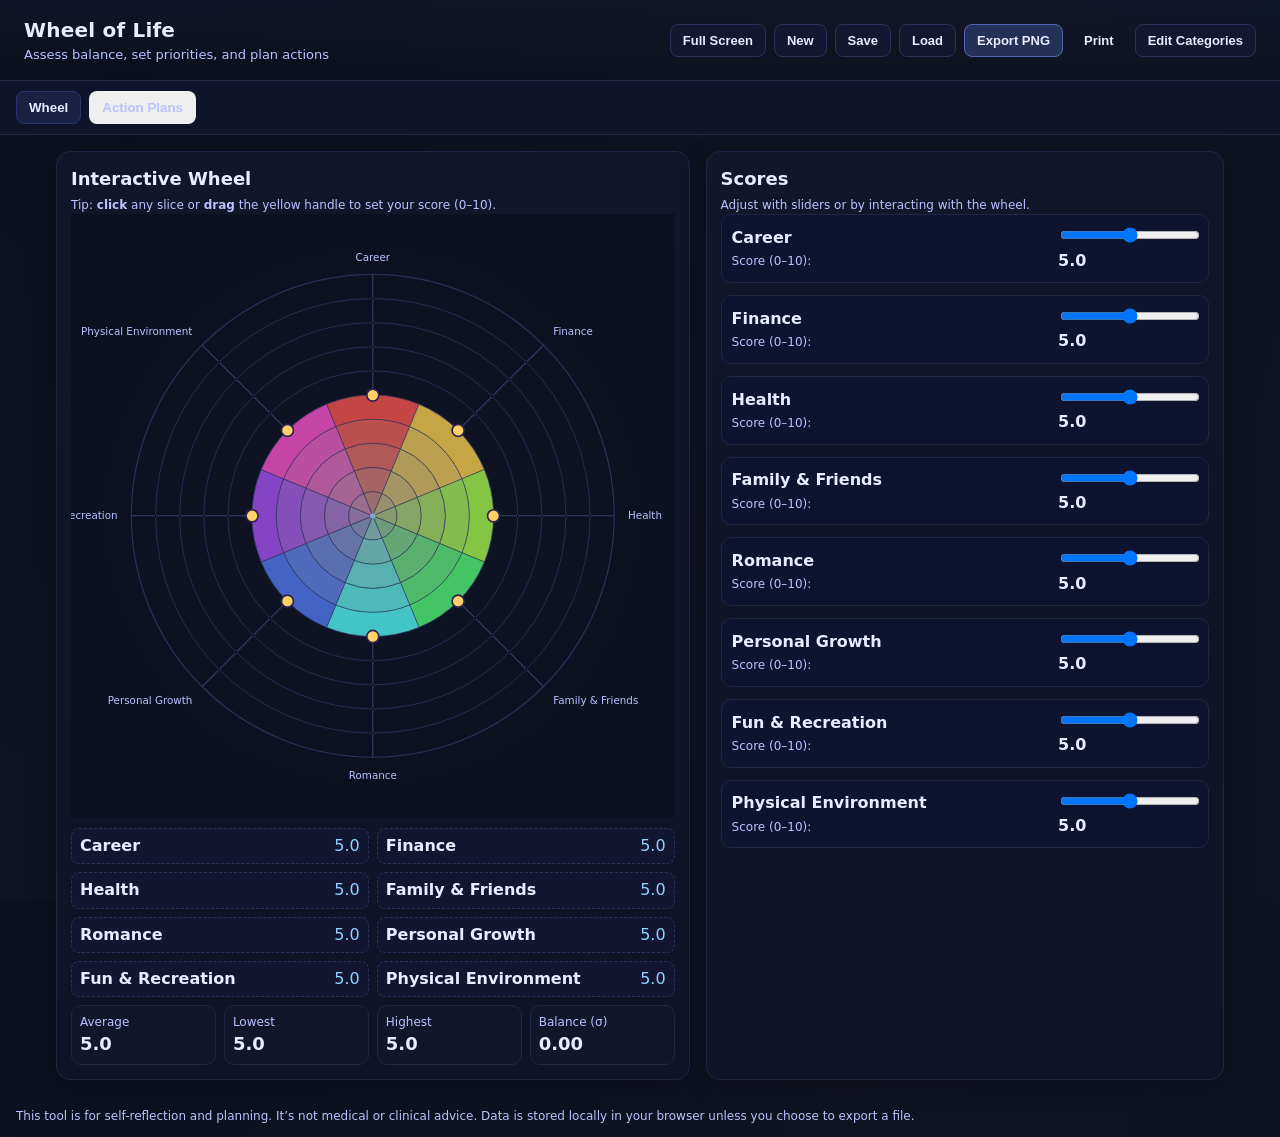
<file: previous_monoliths/index (v0.4).html>
<!DOCTYPE html>
<html lang="en">
<head>
  <meta charset="utf-8" />
  <title>Wheel of Life — Interactive Workshop App</title>
  <meta name="viewport" content="width=device-width, initial-scale=1" />
  <style>
    :root{
      --bg: #0f1320;
      --surface: #161a2b;
      --text: #e8ecff;
      --muted: #b9c2ff;
      --accent: #6ea8fe;
      --accent-2:#8fd3ff;
      --ring: #29305a;
      --handle: #ffd166;
      --panel: #0e1330;
      --border: #202642;
      --band-stroke: #2a325b;
    }
    * { box-sizing: border-box; }
    html, body { height: 100%; }
    body {
      margin: 0;
      background: radial-gradient(1200px circle at 10% 10%, #0b1020 0%, #0f1320 60%, #0d1224 100%);
      color: var(--text);
      font-family: system-ui, -apple-system, Segoe UI, Roboto, Helvetica, Arial, "Apple Color Emoji","Segoe UI Emoji";
      line-height: 1.4;
    }

    header {
      padding: 16px 24px;
      display: flex; gap: 12px; align-items: center; justify-content: space-between;
      border-bottom: 1px solid #202642;
      background: linear-gradient(180deg, rgba(35,44,78,0.2), rgba(10,12,22,0.2));
      position: sticky; top:0; z-index: 20;
    }
    header h1 { margin:0; font-size: 20px; letter-spacing: 0.2px; }
    .sub { color: var(--muted); font-size: 13px; margin-top: 2px; }
    .toolbar { display: flex; gap: 8px; flex-wrap: wrap; }

    .btn {
      padding: 8px 12px; border-radius: 8px; border: 1px solid #2a325b;
      background: #131830; color: var(--text); cursor: pointer; font-weight: 600; font-size: 13px;
    }
    .btn:hover { border-color: #3c4575; background: #161c37; }
    .btn.primary { background: #243157; border-color: #5066b4; }
    .btn.primary:hover { background: #283766; }
    .btn.ghost { background: transparent; border-color: transparent; }
    .btn.danger { background: #3b1d24; border-color: #69323f; color: #ffd8de; }

    /* Tabs */
    .tabs {
      display: flex; gap: 8px; padding: 10px 16px; border-bottom: 1px solid #202642; background: #0f142a;
      position: sticky; top:58px; z-index: 15;
    }
    .tab {
      padding: 8px 12px; border-radius: 8px; border: 1px solid transparent; cursor: pointer; font-weight: 700;
      color: var(--muted);
    }
    .tab.active { color: var(--text); background: #1a2143; border-color: #2a3570; }

    main { padding: 16px; max-width: 1200px; margin: 0 auto; }
    .grid-2 { display: grid; grid-template-columns: 1.1fr 0.9fr; gap: 16px; }
    @media (max-width: 950px) { .grid-2 { grid-template-columns: 1fr; } }

    .card {
      background: linear-gradient(180deg, #12162b, #0e1327);
      border: 1px solid #1f2443; border-radius: 14px;
      padding: 14px; box-shadow: 0 6px 24px rgba(0,0,0,0.25);
    }
    .card h2 { margin: 0 0 6px; font-size: 18px; }
    .small { font-size: 12px; color: var(--muted); }

    /* Wheel container */
    .wheel-wrap { position: relative; min-height: 580px; display: grid; place-items: center; }
    #wheel { width: 100%; max-width: 700px; height: auto; aspect-ratio: 1 / 1; }

    .legend {
      display: grid; grid-template-columns: repeat(auto-fit, minmax(220px,1fr)); gap: 8px; margin-top: 10px;
    }
    .legend .row {
      display: grid; grid-template-columns: 1fr auto; gap: 8px;
      align-items: center; padding: 6px 8px; border: 1px dashed #2a325b; border-radius: 8px;
      background: #121631;
    }
    .legend .name { font-weight: 600; }
    .legend .val { font-variant-numeric: tabular-nums; color: var(--accent-2); }

    .values-panel { display: grid; gap: 12px; }
    .value-row {
      border: 1px solid var(--border); border-radius: 10px; padding: 10px;
      display: grid; grid-template-columns: 1fr 140px; gap: 10px; align-items: center;
      background: var(--panel);
    }
    .value-row .left { display: grid; gap: 4px; }
    .value-row .title { font-weight: 700; }
    .value-row .desc { color: var(--muted); font-size: 12px; }
    .value-row input[type="range"] { width: 100%; }
    .out { font-weight: 700; font-variant-numeric: tabular-nums; }

    .statline {
      display: grid; grid-template-columns: repeat(4,1fr); gap: 8px; margin-top: 8px;
    }
    .stat { border: 1px solid var(--border); border-radius: 10px; padding: 8px; background: #12162b; }
    .stat .label { font-size: 12px; color: var(--muted); }
    .stat .value { font-weight: 800; font-size: 18px; }

    /* Action Plans page */
    .plans-panel { display: grid; gap: 12px; }
    .plan-row {
      border: 1px solid var(--border); border-radius: 10px; padding: 10px;
      background: var(--panel);
    }
    .plan-head { display:flex; justify-content: space-between; align-items:center; gap: 8px; }
    .plan-title { font-weight: 800; }
    .plan-score { font-variant-numeric: tabular-nums; color: var(--accent-2); font-weight: 700; }
    textarea.note {
      width: 100%; min-height: 80px; resize: vertical; border-radius: 8px;
      border: 1px solid #2a325b; background: #0c1130; color: var(--text); padding: 8px; margin-top: 8px;
    }

    /* Modal */
    .modal-overlay {
      position: fixed; inset: 0; background: rgba(0,0,0,0.6); display: none; place-items: center; z-index: 1000;
    }
    .modal { width: min(760px, 94vw); background: #0f142a; border: 1px solid #2a325b; border-radius: 12px; box-shadow: 0 10px 40px rgba(0,0,0,0.5); }
    .modal header { display:flex; justify-content: space-between; align-items: center; padding: 12px 14px; border-bottom: 1px solid #2a325b; }
    .modal header h3 { margin:0; font-size: 18px; }
    .modal .content { padding: 12px 14px; display: grid; gap: 8px; }
    .edit-list { display: grid; gap: 6px; }
    .edit-row {
      display: grid; grid-template-columns: auto 1fr auto; gap: 6px; align-items: center;
      background: var(--panel); border: 1px solid var(--border); border-radius: 8px; padding: 6px;
    }
    .edit-row input[type="text"] {
      width: 100%; border: 1px solid #2a325b; border-radius: 6px; padding: 6px; background: #0c1130; color: var(--text);
    }
    .modal .footer { display:flex; justify-content: flex-end; gap: 8px; padding: 12px 14px; border-top: 1px solid #2a325b; }

    .footer-note { padding: 12px 16px; color: var(--muted); font-size: 12px; }

    /* SVG classes (used live; export injects a minimal subset) */
    .ring { stroke: var(--ring); fill: none; }
    .axis { stroke: #34406f; stroke-width: 1.25; }
    .tick { stroke: #2f3967; stroke-width: 0.9; }
    .cat-label { font-size: 12px; fill: var(--muted); }
    .handle { fill: var(--handle); stroke: #2d244f; stroke-width: 2; cursor: pointer; }
    .overlay { fill: transparent; cursor: crosshair; }
    .center-dot { fill: #8fd3ff; opacity: 0.7; }

    .band { stroke: var(--band-stroke); stroke-width: 0.6; stroke-linejoin: round; } /* thin outline */

    /* Page visibility */
    .page { display: none; }
    .page.active { display: block; }
  </style>
</head>
<body>
  <header>
    <div>
      <h1>Wheel of Life</h1>
      <div class="sub">Assess balance, set priorities, and plan actions</div>
    </div>
    <div class="toolbar">
      <button class="btn" id="btnFullscreen" title="Enter full-screen">Full Screen</button>
      <button class="btn" id="btnNew" title="Start fresh (neutral)">New</button>
      <button class="btn" id="btnSave" title="Save to file">Save</button>
      <button class="btn" id="btnLoad" title="Load from file">Load</button>
      <button class="btn primary" id="btnExport" title="Export Wheel (PNG)">Export PNG</button>
      <button class="btn ghost" id="btnPrint" title="Print / PDF">Print</button>
      <button class="btn" id="btnEditCats" title="Edit Categories">Edit Categories</button>
      <input type="file" id="fileInput" accept=".json,.txt" style="display:none" />
    </div>
  </header>

  <!-- Tabs -->
  <div class="tabs">
    <button class="tab active" data-tab="wheel">Wheel</button>
    <button class="tab" data-tab="actions">Action Plans</button>
  </div>

  <main>
    <!-- PAGE: WHEEL -->
    <section id="page-wheel" class="page active">
      <div class="grid-2">
        <section class="card">
          <h2>Interactive Wheel</h2>
          <div class="small">
            Tip: <strong>click</strong> any slice or <strong>drag</strong> the yellow handle to set your score (0–10).
          </div>

          <div class="wheel-wrap">
            <!-- Responsive SVG -->
            <svg id="wheel" viewBox="0 0 700 700" aria-label="Wheel of Life chart" role="img" xmlns="http://www.w3.org/2000/svg">
              <!-- Background -->
              <defs>
                <radialGradient id="bgGrad" cx="50%" cy="50%" r="60%">
                  <stop offset="0%" stop-color="#0f1324"></stop>
                  <stop offset="100%" stop-color="#0b1020"></stop>
                </radialGradient>
              </defs>
              <rect x="0" y="0" width="700" height="700" fill="url(#bgGrad)"></rect>

              <!-- Rings and axes groups -->
              <g id="rings"></g>
              <g id="axes"></g>
              <g id="ticks"></g>

              <!-- Bands (stacked arc segments) -->
              <g id="bands"></g>

              <!-- Labels -->
              <g id="labels"></g>

              <!-- Handles -->
              <g id="handles"></g>

              <!-- center dot -->
              <circle class="center-dot" cx="350" cy="350" r="3"></circle>

              <!-- interaction overlay to capture clicks anywhere -->
              <rect class="overlay" x="0" y="0" width="700" height="700"></rect>
            </svg>
          </div>

          <div class="legend" id="legend"></div>

          <div class="statline">
            <div class="stat">
              <div class="label">Average</div>
              <div class="value" id="avgVal">5.0</div>
            </div>
            <div class="stat">
              <div class="label">Lowest</div>
              <div class="value" id="minVal">5.0</div>
            </div>
            <div class="stat">
              <div class="label">Highest</div>
              <div class="value" id="maxVal">5.0</div>
            </div>
            <div class="stat">
              <div class="label">Balance (σ)</div>
              <div class="value" id="stdVal">0.00</div>
            </div>
          </div>
        </section>

        <section class="card">
          <h2>Scores</h2>
          <div class="small">Adjust with sliders or by interacting with the wheel.</div>
          <div id="valuesPanel" class="values-panel"></div>
        </section>
      </div>
    </section>

    <!-- PAGE: ACTION PLANS -->
    <section id="page-actions" class="page">
      <section class="card">
        <h2>Action Plans</h2>
        <div class="small">Your current score appears for each category. Capture one small next step in each area.</div>

        <div id="plansPanel" class="plans-panel"></div>
      </section>
    </section>
  </main>

  <div class="footer-note">
    This tool is for self-reflection and planning. It’s not medical or clinical advice. Data is stored locally in your browser unless you choose to export a file.
  </div>

  <!-- Modal: Edit Categories -->
  <div id="modalOverlay" class="modal-overlay" aria-hidden="true">
    <div class="modal" role="dialog" aria-modal="true" aria-labelledby="modalTitle">
      <header>
        <h3 id="modalTitle">Edit Categories</h3>
        <button class="btn" id="btnCloseModal" aria-label="Close">Close</button>
      </header>
      <div class="content">
        <div class="small">Rename, reorder, add/remove. Changes update the wheel instantly.</div>
        <div id="editList" class="edit-list"></div>
      </div>
      <div class="footer">
        <button class="btn" id="btnAddCategory">Add Category</button>
        <button class="btn danger" id="btnResetCategories">Reset to Defaults</button>
      </div>
    </div>
  </div>

  <script>
    // ---------- CONFIG ----------
    const MAX_VALUE = 10;
    const RINGS = 10;
    const SIZE = 700;
    const CX = SIZE / 2;
    const CY = SIZE / 2;
    const MARGIN = 40;         // Outer label margin
    const RADIUS = (SIZE / 2) - MARGIN - 30; // base wheel radius
    const BAND_THICKNESS = RADIUS / MAX_VALUE;
    const STATE_KEY = 'wheelOfLifeState.v3'; // version bump for banded visualization

    // Saturation curve (less saturated center -> more saturated edge)
    const SAT_MIN = 10;  // %
    const SAT_MAX = 95;  // %
    const LIGHTNESS = 52; // % (constant, tweak for brightness)

    // Default categories commonly used in Wheel of Life
    const DEFAULT_CATEGORIES = [
      "Career",
      "Finance",
      "Health",
      "Family & Friends",
      "Romance",
      "Personal Growth",
      "Fun & Recreation",
      "Physical Environment"
    ];

    // ---------- STATE ----------
    let categories = [...DEFAULT_CATEGORIES];
    let values = new Array(categories.length).fill(5); // neutral mid-values
    let notes = new Array(categories.length).fill('');
    let draggingIndex = null;
    let pointerId = null;

    // ---------- UTILS ----------
    function rad(deg) { return deg * Math.PI / 180; }
    function angleForIndex(i, count=categories.length) {
      const step = (2 * Math.PI) / count;
      return -Math.PI/2 + (i * step); // center at top
    }
    function stepAngle(count=categories.length) { return (2 * Math.PI) / count; }
    function pointOnCircle(theta, r) {
      return { x: CX + r * Math.cos(theta), y: CY + r * Math.sin(theta) };
    }
    function clamp(val, min, max) { return Math.max(min, Math.min(max, val)); }
    function roundTo(val, step=0.1) { return Math.round(val / step) * step; }
    function valueToRadius(v) { return (v / MAX_VALUE) * RADIUS; }
    function radiusToValue(r) { return clamp(roundTo((r / RADIUS) * MAX_VALUE, 0.1), 0, MAX_VALUE); }

    function hslToHex(h, s, l) {
      s/=100; l/=100;
      const c = (1 - Math.abs(2*l-1)) * s;
      const x = c * (1 - Math.abs((h/60)%2 - 1));
      const m = l - c/2;
      let r=0,g=0,b=0;
      if (0<=h && h<60){ r=c; g=x; b=0; }
      else if (60<=h && h<120){ r=x; g=c; b=0; }
      else if (120<=h && h<180){ r=0; g=c; b=x; }
      else if (180<=h && h<240){ r=0; g=x; b=c; }
      else if (240<=h && h<300){ r=x; g=0; b=c; }
      else { r=c; g=0; b=x; }
      r = Math.round((r+m)*255); g = Math.round((g+m)*255); b = Math.round((b+m)*255);
      const toHex = (v)=> v.toString(16).padStart(2,'0');
      return `#${toHex(r)}${toHex(g)}${toHex(b)}`;
    }
    function buildPalette(count=categories.length) {
      const cols = [];
      for (let i=0;i<count;i++){
        const h = (i * 360) / count; // evenly spaced hues
        cols.push(h);
      }
      return cols; // store hues, compute saturation per band
    }
    let paletteHues = buildPalette();

    function saveLocal() {
      const payload = { categories, values, notes, ts: Date.now() };
      try { localStorage.setItem(STATE_KEY, JSON.stringify(payload)); } catch(e) {}
    }
    function loadLocal() {
      try {
        const raw = localStorage.getItem(STATE_KEY);
        if (!raw) return false;
        const obj = JSON.parse(raw);
        if (!obj || !obj.categories || !obj.values) return false;
        categories = obj.categories;
        values = obj.values;
        notes = obj.notes || new Array(categories.length).fill('');
        ensureArrayLengths();
        return true;
      } catch(e) { return false; }
    }
    function ensureArrayLengths() {
      if (values.length !== categories.length) values = new Array(categories.length).fill(5);
      if (notes.length !== categories.length) notes = new Array(categories.length).fill('');
    }

    // ---------- SVG refs ----------
    const svgEl = document.getElementById('wheel');
    const ringsG = document.getElementById('rings');
    const axesG = document.getElementById('axes');
    const ticksG = document.getElementById('ticks');
    const bandsG = document.getElementById('bands');
    const labelsG = document.getElementById('labels');
    const handlesG = document.getElementById('handles');
    const overlayEl = document.querySelector('.overlay');

    // ---------- DRAW ----------
    function drawBase() {
      ringsG.innerHTML = '';
      axesG.innerHTML = '';
      ticksG.innerHTML = '';
      labelsG.innerHTML = '';
      handlesG.innerHTML = '';
      bandsG.innerHTML = '';
      paletteHues = buildPalette(categories.length);

      // Rings
      for (let r=BAND_THICKNESS; r <= RADIUS + 0.001; r += BAND_THICKNESS) {
        const c = document.createElementNS('http://www.w3.org/2000/svg','circle');
        c.setAttribute('cx', CX); c.setAttribute('cy', CY); c.setAttribute('r', r.toFixed(2));
        c.setAttribute('class','ring'); c.setAttribute('stroke-width', (r % (RADIUS/2) === 0) ? '1.4' : '1.0');
        ringsG.appendChild(c);
      }

      // Axes + labels + ticks
      const count = categories.length;
      const step = stepAngle(count);
      for (let i=0;i<count;i++){
        const theta = angleForIndex(i,count);
        const end = pointOnCircle(theta, RADIUS);

        const axis = document.createElementNS('http://www.w3.org/2000/svg','line');
        axis.setAttribute('x1', CX); axis.setAttribute('y1', CY);
        axis.setAttribute('x2', end.x.toFixed(2)); axis.setAttribute('y2', end.y.toFixed(2));
        axis.setAttribute('class','axis');
        axesG.appendChild(axis);

        // ticks (unit markers along axis)
        for (let v=1; v<MAX_VALUE; v++){
          const tPt = pointOnCircle(theta, v * BAND_THICKNESS);
          const tick = document.createElementNS('http://www.w3.org/2000/svg','circle');
          tick.setAttribute('cx', tPt.x.toFixed(2)); tick.setAttribute('cy', tPt.y.toFixed(2));
          tick.setAttribute('r', 1.6); tick.setAttribute('class','tick');
          ticksG.appendChild(tick);
        }

        // Label
        const labelR = RADIUS + 16;
        const labelPt = pointOnCircle(theta, labelR);
        const lab = document.createElementNS('http://www.w3.org/2000/svg','text');
        lab.setAttribute('x', labelPt.x.toFixed(2));
        lab.setAttribute('y', labelPt.y.toFixed(2));
        lab.setAttribute('class','cat-label');
        lab.setAttribute('text-anchor', (Math.abs(Math.cos(theta))<0.3) ? 'middle' : (Math.cos(theta)>0 ? 'start' : 'end'));
        lab.setAttribute('dominant-baseline', (Math.sin(theta)>0.3) ? 'hanging' : (Math.sin(theta)<-0.3 ? 'baseline' : 'middle'));
        lab.textContent = categories[i];
        labelsG.appendChild(lab);

        // Handle at current value
        const hv = values[i];
        const hp = pointOnCircle(theta, valueToRadius(hv));
        const handle = document.createElementNS('http://www.w3.org/2000/svg','circle');
        handle.setAttribute('cx', hp.x.toFixed(2)); handle.setAttribute('cy', hp.y.toFixed(2));
        handle.setAttribute('r', 7);
        handle.setAttribute('data-index', i);
        handle.setAttribute('class','handle');
        handlesG.appendChild(handle);
      }

      // Bands (stacked arcs)
      buildBands();
      updateBands();
      updateLegend();
      updateStats();
    }

    function buildBands() {
      const count = categories.length;
      const step = stepAngle(count);
      for (let i=0;i<count;i++){
        const g = document.createElementNS('http://www.w3.org/2000/svg','g');
        g.setAttribute('class','category-bands');
        g.setAttribute('data-index', i);
        bandsG.appendChild(g);
      }
    }

    // Compute annular sector path
    function annularSectorPath(r0, r1, start, end) {
      const pStartInner = pointOnCircle(start, r0);
      const pEndInner = pointOnCircle(end, r0);
      const pEndOuter = pointOnCircle(end, r1);
      const pStartOuter = pointOnCircle(start, r1);
      const largeArcFlag = 0;
      // If r0 is ~0, draw as triangular sector
      if (r0 < 0.0001) {
        return `M ${CX} ${CY}
                L ${pStartOuter.x.toFixed(2)} ${pStartOuter.y.toFixed(2)}
                A ${r1.toFixed(2)} ${r1.toFixed(2)} 0 ${largeArcFlag} 1 ${pEndOuter.x.toFixed(2)} ${pEndOuter.y.toFixed(2)}
                Z`;
      }
      return `M ${pStartOuter.x.toFixed(2)} ${pStartOuter.y.toFixed(2)}
              A ${r1.toFixed(2)} ${r1.toFixed(2)} 0 ${largeArcFlag} 1 ${pEndOuter.x.toFixed(2)} ${pEndOuter.y.toFixed(2)}
              L ${pEndInner.x.toFixed(2)} ${pEndInner.y.toFixed(2)}
              A ${r0.toFixed(2)} ${r0.toFixed(2)} 0 ${largeArcFlag} 0 ${pStartInner.x.toFixed(2)} ${pStartInner.y.toFixed(2)}
              Z`;
    }

    function bandColor(hue, bandIndex) {
      // bandIndex: 1..MAX_VALUE (outer radius of the band)
      const s = SAT_MIN + (bandIndex / MAX_VALUE) * (SAT_MAX - SAT_MIN);
      return hslToHex(hue, s, LIGHTNESS);
    }

    function updateBands() {
      const count = categories.length;
      const step = stepAngle(count);
      for (let i=0;i<count;i++){
        const group = bandsG.querySelector(`.category-bands[data-index="${i}"]`);
        // clear previous bands
        group.innerHTML = '';

        const thetaCenter = angleForIndex(i, count);
        const start = thetaCenter - step/2;
        const end = thetaCenter + step/2;
        const v = values[i];
        const full = Math.floor(v);
        const frac = v - full;
        const hue = paletteHues[i];

        // Full bands
        for (let j=0; j<full; j++){
          const r0 = j * BAND_THICKNESS;
          const r1 = (j+1) * BAND_THICKNESS;
          const path = document.createElementNS('http://www.w3.org/2000/svg','path');
          path.setAttribute('class','band');
          path.setAttribute('d', annularSectorPath(r0, r1, start, end));
          path.setAttribute('fill', bandColor(hue, j+1));
          path.setAttribute('stroke', getComputedStyle(document.documentElement).getPropertyValue('--band-stroke').trim() || '#2a325b');
          path.setAttribute('stroke-width', '0.6');
          path.setAttribute('stroke-linejoin', 'round');
          group.appendChild(path);
        }

        // Fractional band
        if (frac > 0) {
          const r0 = full * BAND_THICKNESS;
          const r1 = r0 + frac * BAND_THICKNESS;
          const path = document.createElementNS('http://www.w3.org/2000/svg','path');
          path.setAttribute('class','band');
          path.setAttribute('d', annularSectorPath(r0, r1, start, end));
          path.setAttribute('fill', bandColor(hue, full+1));
          path.setAttribute('stroke', getComputedStyle(document.documentElement).getPropertyValue('--band-stroke').trim() || '#2a325b');
          path.setAttribute('stroke-width', '0.6');
          path.setAttribute('stroke-linejoin', 'round');
          group.appendChild(path);
        }
      }
    }

    function updateLegend() {
      const legend = document.getElementById('legend');
      legend.innerHTML = '';
      for (let i=0;i<categories.length;i++){
        const row = document.createElement('div');
        row.className = 'row';
        const name = document.createElement('div'); name.className='name'; name.textContent = categories[i];
        const val = document.createElement('div'); val.className='val'; val.textContent = values[i].toFixed(1);
        row.appendChild(name); row.appendChild(val);
        legend.appendChild(row);
      }
    }

    function updateStats() {
      const avg = values.reduce((a,b)=>a+b,0) / values.length;
      const min = Math.min(...values);
      const max = Math.max(...values);
      const std = Math.sqrt(values.reduce((s,v)=>s + Math.pow(v-avg,2),0) / values.length);

      document.getElementById('avgVal').textContent = avg.toFixed(1);
      document.getElementById('minVal').textContent = min.toFixed(1);
      document.getElementById('maxVal').textContent = max.toFixed(1);
      document.getElementById('stdVal').textContent = std.toFixed(2);
    }

    // ---------- INTERACTION ----------
    function nearestAxisIndex(theta) {
      const count = categories.length;
      let best = 0, bestDiff = Infinity;
      for (let i=0;i<count;i++){
        const a = angleForIndex(i,count);
        let diff = Math.abs(Math.atan2(Math.sin(theta-a), Math.cos(theta-a))); // minimal angular diff
        if (diff < bestDiff) { bestDiff = diff; best = i; }
      }
      return best;
    }

    function onOverlayPointerDown(e) {
      overlayEl.setPointerCapture(e.pointerId);
      pointerId = e.pointerId;

      const svgPt = clientToSvg(e.clientX, e.clientY);
      const dx = svgPt.x - CX, dy = svgPt.y - CY;
      const theta = Math.atan2(dy, dx);
      const r = Math.sqrt(dx*dx + dy*dy);
      const index = nearestAxisIndex(theta);

      const newVal = radiusToValue(clamp(r, 0, RADIUS));
      values[index] = newVal;
      draggingIndex = index;
      updateBands();
      moveHandlesToValues();
      syncControlsFromValues();
      updateLegend();
      updateStats();
      saveLocal();
      buildPlansPanel(); // keep action page in sync
    }

    function onOverlayPointerMove(e) {
      if (draggingIndex === null || e.pointerId !== pointerId) return;
      const svgPt = clientToSvg(e.clientX, e.clientY);
      const dx = svgPt.x - CX, dy = svgPt.y - CY;
      const r = Math.sqrt(dx*dx + dy*dy);
      values[draggingIndex] = radiusToValue(clamp(r, 0, RADIUS));
      updateBands();
      moveHandlesToValues();
      syncControlsFromValues();
      updateLegend();
      updateStats();
      buildPlansPanel();
    }

    function onOverlayPointerUp(e) {
      if (e.pointerId === pointerId) {
        overlayEl.releasePointerCapture(e.pointerId);
        draggingIndex = null;
        pointerId = null;
        saveLocal();
      }
    }

    // Drag directly on handle
    function onHandlePointerDown(e) {
      const idx = parseInt(e.target.getAttribute('data-index'), 10);
      handlesG.setPointerCapture(e.pointerId);
      pointerId = e.pointerId;
      draggingIndex = idx;
    }
    function onHandlePointerMove(e) {
      if (draggingIndex === null || e.pointerId !== pointerId) return;
      const svgPt = clientToSvg(e.clientX, e.clientY);
      const dx = svgPt.x - CX, dy = svgPt.y - CY;
      const r = Math.sqrt(dx*dx + dy*dy);
      values[draggingIndex] = radiusToValue(clamp(r, 0, RADIUS));
      updateBands();
      moveHandlesToValues();
      syncControlsFromValues();
      updateLegend();
      updateStats();
      buildPlansPanel();
    }
    function onHandlePointerUp(e) {
      if (e.pointerId === pointerId) {
        handlesG.releasePointerCapture(e.pointerId);
        draggingIndex = null; pointerId = null; saveLocal();
      }
    }

    function moveHandlesToValues() {
      const count = categories.length;
      const handles = handlesG.querySelectorAll('.handle');
      handles.forEach((h,i)=>{
        const th = angleForIndex(i,count);
        const p = pointOnCircle(th, valueToRadius(values[i]));
        h.setAttribute('cx', p.x.toFixed(2)); h.setAttribute('cy', p.y.toFixed(2));
      });
    }

    function clientToSvg(clientX, clientY) {
      const pt = svgEl.createSVGPoint();
      pt.x = clientX; pt.y = clientY;
      const screenCTM = svgEl.getScreenCTM();
      return pt.matrixTransform(screenCTM.inverse());
    }

    // ---------- RIGHT PANEL CONTROLS (Wheel page) ----------
    function buildControls() {
      const panel = document.getElementById('valuesPanel');
      panel.innerHTML = '';
      for (let i=0;i<categories.length;i++) {
        const row = document.createElement('div');
        row.className = 'value-row';

        const left = document.createElement('div');
        left.className = 'left';
        const title = document.createElement('div');
        title.className = 'title';
        title.textContent = categories[i];

        const desc = document.createElement('div');
        desc.className = 'desc';
        desc.textContent = 'Score (0–10):';
        left.appendChild(title); left.appendChild(desc);

        const right = document.createElement('div');
        const range = document.createElement('input');
        range.type = 'range'; range.min = '0'; range.max = String(MAX_VALUE); range.step='0.1';
        range.value = values[i].toString();
        range.addEventListener('input', () => {
          values[i] = parseFloat(range.value);
          updateBands(); moveHandlesToValues(); updateLegend(); updateStats();
          syncControlsFromValues(); saveLocal(); buildPlansPanel();
        });

        const out = document.createElement('div');
        out.className = 'out';
        out.textContent = values[i].toFixed(1);

        right.appendChild(range); right.appendChild(out);

        row.appendChild(left);
        row.appendChild(right);

        panel.appendChild(row);
      }
    }

    function syncControlsFromValues() {
      const panel = document.getElementById('valuesPanel');
      const ranges = panel.querySelectorAll('input[type="range"]');
      const outputs = panel.querySelectorAll('.value-row .out');
      ranges.forEach((r,i)=> r.value = values[i]);
      outputs.forEach((o,i)=> o.textContent = values[i].toFixed(1));
    }

    // ---------- Action Plans page ----------
    function buildPlansPanel() {
      const panel = document.getElementById('plansPanel');
      panel.innerHTML = '';
      for (let i=0;i<categories.length;i++){
        const row = document.createElement('div');
        row.className = 'plan-row';

        const head = document.createElement('div');
        head.className = 'plan-head';
        const title = document.createElement('div'); title.className='plan-title'; title.textContent = categories[i];
        const score = document.createElement('div'); score.className='plan-score'; score.textContent = values[i].toFixed(1);
        head.appendChild(title); head.appendChild(score);

        const note = document.createElement('textarea');
        note.className = 'note';
        note.placeholder = 'One small next step I will take in this area...';
        note.value = notes[i] || '';
        note.addEventListener('input', ()=> {
          notes[i] = note.value; saveLocal();
        });

        row.appendChild(head);
        row.appendChild(note);
        panel.appendChild(row);
      }
    }

    // ---------- EXPORT / IMPORT ----------
    function svgInlineStyle() {
      return `
        .ring { stroke: #29305a; fill: none; }
        .axis { stroke: #34406f; stroke-width: 1.25; }
        .tick { stroke: #2f3967; stroke-width: 0.9; }
        .cat-label { font-size: 12px; fill: #b9c2ff; font-family: system-ui, -apple-system, Segoe UI, Roboto, Helvetica, Arial; }
        .handle { fill: #ffd166; stroke: #2d244f; stroke-width: 2; }
        .center-dot { fill: #8fd3ff; opacity: 0.7; }
        .overlay { fill: transparent; }
        .band { stroke: #2a325b; stroke-width: 0.6; stroke-linejoin: round; }
      `;
    }

    function exportPNG() {
      const clone = svgEl.cloneNode(true);
      const style = document.createElementNS('http://www.w3.org/2000/svg', 'style');
      style.setAttribute('type','text/css');
      style.textContent = svgInlineStyle();
      const defs = clone.querySelector('defs');
      if (defs) {
        defs.parentNode.insertBefore(style, defs.nextSibling);
      } else {
        clone.insertBefore(style, clone.firstChild);
      }

      const serializer = new XMLSerializer();
      let svgStr = serializer.serializeToString(clone);
      if (!svgStr.includes('xmlns="http://www.w3.org/2000/svg"')) {
        svgStr = svgStr.replace('<svg', '<svg xmlns="http://www.w3.org/2000/svg"');
      }
      const svgDataUrl = 'data:image/svg+xml;charset=utf-8,' + encodeURIComponent(svgStr);

      const canvas = document.createElement('canvas');
      canvas.width = SIZE; canvas.height = SIZE;
      const ctx = canvas.getContext('2d');

      const img = new Image();
      img.onload = () => {
        ctx.clearRect(0,0,SIZE,SIZE);
        ctx.drawImage(img, 0, 0, SIZE, SIZE);
        const png = canvas.toDataURL('image/png');

        const a = document.createElement('a');
        a.href = png;
        const dateStr = new Date().toISOString().slice(0,19).replace(/[:T]/g,'-');
        a.download = `wheel-of-life-${dateStr}.png`;
        document.body.appendChild(a);
        a.click();
        a.remove();
      };
      img.onerror = ()=> alert('Export failed: your browser may not support drawing inline SVG to canvas.');
      img.src = svgDataUrl;
    }

    function saveToFile() {
      const payload = { categories, values, notes, savedAt: new Date().toISOString() };
      const blob = new Blob([JSON.stringify(payload,null,2)], {type: 'application/json'});
      const a = document.createElement('a');
      a.href = URL.createObjectURL(blob);
      a.download = 'wheel-of-life.json';
      document.body.appendChild(a); a.click(); a.remove();
      setTimeout(()=>URL.revokeObjectURL(a.href),1000);
    }

    function loadFromFile(file) {
      const reader = new FileReader();
      reader.onload = () => {
        try {
          const obj = JSON.parse(reader.result);
          if (!obj.categories || !obj.values) throw new Error('Invalid file');
          categories = obj.categories;
          values = obj.values;
          notes = obj.notes || new Array(categories.length).fill('');
          ensureArrayLengths();
          saveLocal();
          drawBase();
          buildControls();
          buildPlansPanel();
        } catch(e) {
          alert('Could not load: ' + e.message);
        }
      };
      reader.readAsText(file);
    }

    // ---------- CATEGORY MODAL ----------
    const modalOverlay = document.getElementById('modalOverlay');
    function openModal() {
      modalOverlay.style.display = 'grid';
      modalOverlay.setAttribute('aria-hidden','false');
      buildEditList();
    }
    function closeModal() {
      modalOverlay.style.display = 'none';
      modalOverlay.setAttribute('aria-hidden','true');
    }
    document.getElementById('btnEditCats').addEventListener('click', openModal);
    document.getElementById('btnCloseModal').addEventListener('click', closeModal);
    modalOverlay.addEventListener('click', (e)=> { if (e.target === modalOverlay) closeModal(); });

    function buildEditList() {
      const list = document.getElementById('editList');
      list.innerHTML = '';
      for (let i=0;i<categories.length;i++){
        const row = document.createElement('div');
        row.className = 'edit-row';

        const drag = document.createElement('span');
        drag.textContent = '↕';
        drag.title = 'Use ↑ ↓ buttons to reorder';
        drag.style.opacity = '0.6';

        const input = document.createElement('input');
        input.type = 'text'; input.value = categories[i];
        input.addEventListener('change', ()=>{
          categories[i] = input.value || `Category ${i+1}`;
          saveLocal(); drawBase(); buildControls(); buildPlansPanel();
        });

        const controls = document.createElement('div');
        controls.style.display='flex'; controls.style.gap='6px';

        const up = document.createElement('button'); up.className='btn'; up.textContent='↑';
        up.addEventListener('click', ()=>{
          if (i===0) return;
          swapCategory(i, i-1);
        });
        const down = document.createElement('button'); down.className='btn'; down.textContent='↓';
        down.addEventListener('click', ()=>{
          if (i===categories.length-1) return;
          swapCategory(i, i+1);
        });
        const del = document.createElement('button'); del.className='btn danger'; del.textContent='Delete';
        del.addEventListener('click', ()=>{
          categories.splice(i,1);
          values.splice(i,1);
          notes.splice(i,1);
          saveLocal(); drawBase(); buildControls(); buildPlansPanel(); buildEditList();
        });

        controls.appendChild(up); controls.appendChild(down); controls.appendChild(del);
        row.appendChild(drag); row.appendChild(input); row.appendChild(controls);
        list.appendChild(row);
      }
    }

    function swapCategory(a,b) {
      [categories[a], categories[b]] = [categories[b], categories[a]];
      [values[a], values[b]] = [values[b], values[a]];
      [notes[a], notes[b]] = [notes[b], notes[a]];
      saveLocal(); drawBase(); buildControls(); buildPlansPanel(); buildEditList();
    }

    document.getElementById('btnAddCategory').addEventListener('click', ()=>{
      const name = prompt('New category name:');
      if (!name) return;
      categories.push(name);
      values.push(5);
      notes.push('');
      saveLocal(); drawBase(); buildControls(); buildPlansPanel(); buildEditList();
    });
    document.getElementById('btnResetCategories').addEventListener('click', ()=>{
      if (!confirm('Reset categories to defaults and set scores to 5?')) return;
      categories = [...DEFAULT_CATEGORIES];
      values = new Array(categories.length).fill(5);
      notes = new Array(categories.length).fill('');
      saveLocal(); drawBase(); buildControls(); buildPlansPanel(); buildEditList();
    });

    // ---------- GLOBAL BUTTONS ----------
    document.getElementById('btnExport').addEventListener('click', exportPNG);
    document.getElementById('btnSave').addEventListener('click', saveToFile);
    document.getElementById('btnLoad').addEventListener('click', ()=> document.getElementById('fileInput').click());
    document.getElementById('fileInput').addEventListener('change', (e)=> {
      const f = e.target.files?.[0]; if (f) loadFromFile(f);
      e.target.value = '';
    });
    document.getElementById('btnNew').addEventListener('click', ()=>{
      if (!confirm('Start fresh and reset scores to neutral (5)?')) return;
      values = new Array(categories.length).fill(5);
      notes = new Array(categories.length).fill('');
      saveLocal(); drawBase(); buildControls(); buildPlansPanel();
    });
    document.getElementById('btnPrint').addEventListener('click', ()=> window.print());
    document.getElementById('btnFullscreen').addEventListener('click', ()=> {
      const el = document.documentElement;
      if (document.fullscreenElement) document.exitFullscreen();
      else el.requestFullscreen?.();
    });

    // ---------- TABS ----------
    const tabs = document.querySelectorAll('.tab');
    function setActiveTab(name) {
      tabs.forEach(t=>{
        t.classList.toggle('active', t.dataset.tab === name);
      });
      document.querySelectorAll('.page').forEach(p=>{
        p.classList.toggle('active', p.id === 'page-' + name);
      });
    }
    tabs.forEach(t=> t.addEventListener('click', ()=> setActiveTab(t.dataset.tab)));

    // ---------- INIT ----------
    function init() {
      const hadLocal = loadLocal();
      if (!hadLocal) {
        values = new Array(categories.length).fill(5);
        notes = new Array(categories.length).fill('');
      }
      drawBase();
      buildControls();
      buildPlansPanel();

      // Overlay interactions
      overlayEl.addEventListener('pointerdown', onOverlayPointerDown);
      overlayEl.addEventListener('pointermove', onOverlayPointerMove);
      overlayEl.addEventListener('pointerup', onOverlayPointerUp);
      overlayEl.addEventListener('pointerleave', onOverlayPointerUp);

      // Handle interactions
      handlesG.addEventListener('pointerdown', (e)=>{
        if (e.target.classList.contains('handle')) onHandlePointerDown(e);
      });
      handlesG.addEventListener('pointermove', onHandlePointerMove);
      handlesG.addEventListener('pointerup', onHandlePointerUp);
      handlesG.addEventListener('pointerleave', onHandlePointerUp);

      // Keyboard nudges: arrow keys adjust selected category
      document.addEventListener('keydown', (e)=>{
        if (draggingIndex==null) return;
        if (e.key==='ArrowUp' || e.key==='ArrowRight') {
          values[draggingIndex] = clamp(values[draggingIndex] + 0.1, 0, MAX_VALUE);
          updateBands(); moveHandlesToValues(); syncControlsFromValues(); updateLegend(); updateStats(); buildPlansPanel();
        } else if (e.key==='ArrowDown' || e.key==='ArrowLeft') {
          values[draggingIndex] = clamp(values[draggingIndex] - 0.1, 0, MAX_VALUE);
          updateBands(); moveHandlesToValues(); syncControlsFromValues(); updateLegend(); updateStats(); buildPlansPanel();
        }
      });
    }
    init();
  </script>

  <!-- Print styles -->
  <style media="print">
    header, .tabs, .footer-note,
    #btnFullscreen, #btnExport, #btnSave, #btnLoad, #btnNew, #btnPrint, #btnEditCats,
    #modalOverlay { display: none !important; }
    body { background: #fff !important; color: #000; }
    .card { box-shadow: none; background: #fff; border-color: #ddd; }
    /* Ensure both pages are visible on print */
    .page { display: block !important; }
    .band { stroke: #666; stroke-width: 0.5; } /* slightly lighter outline for print */
  </style>
</body>
</html>
</file>
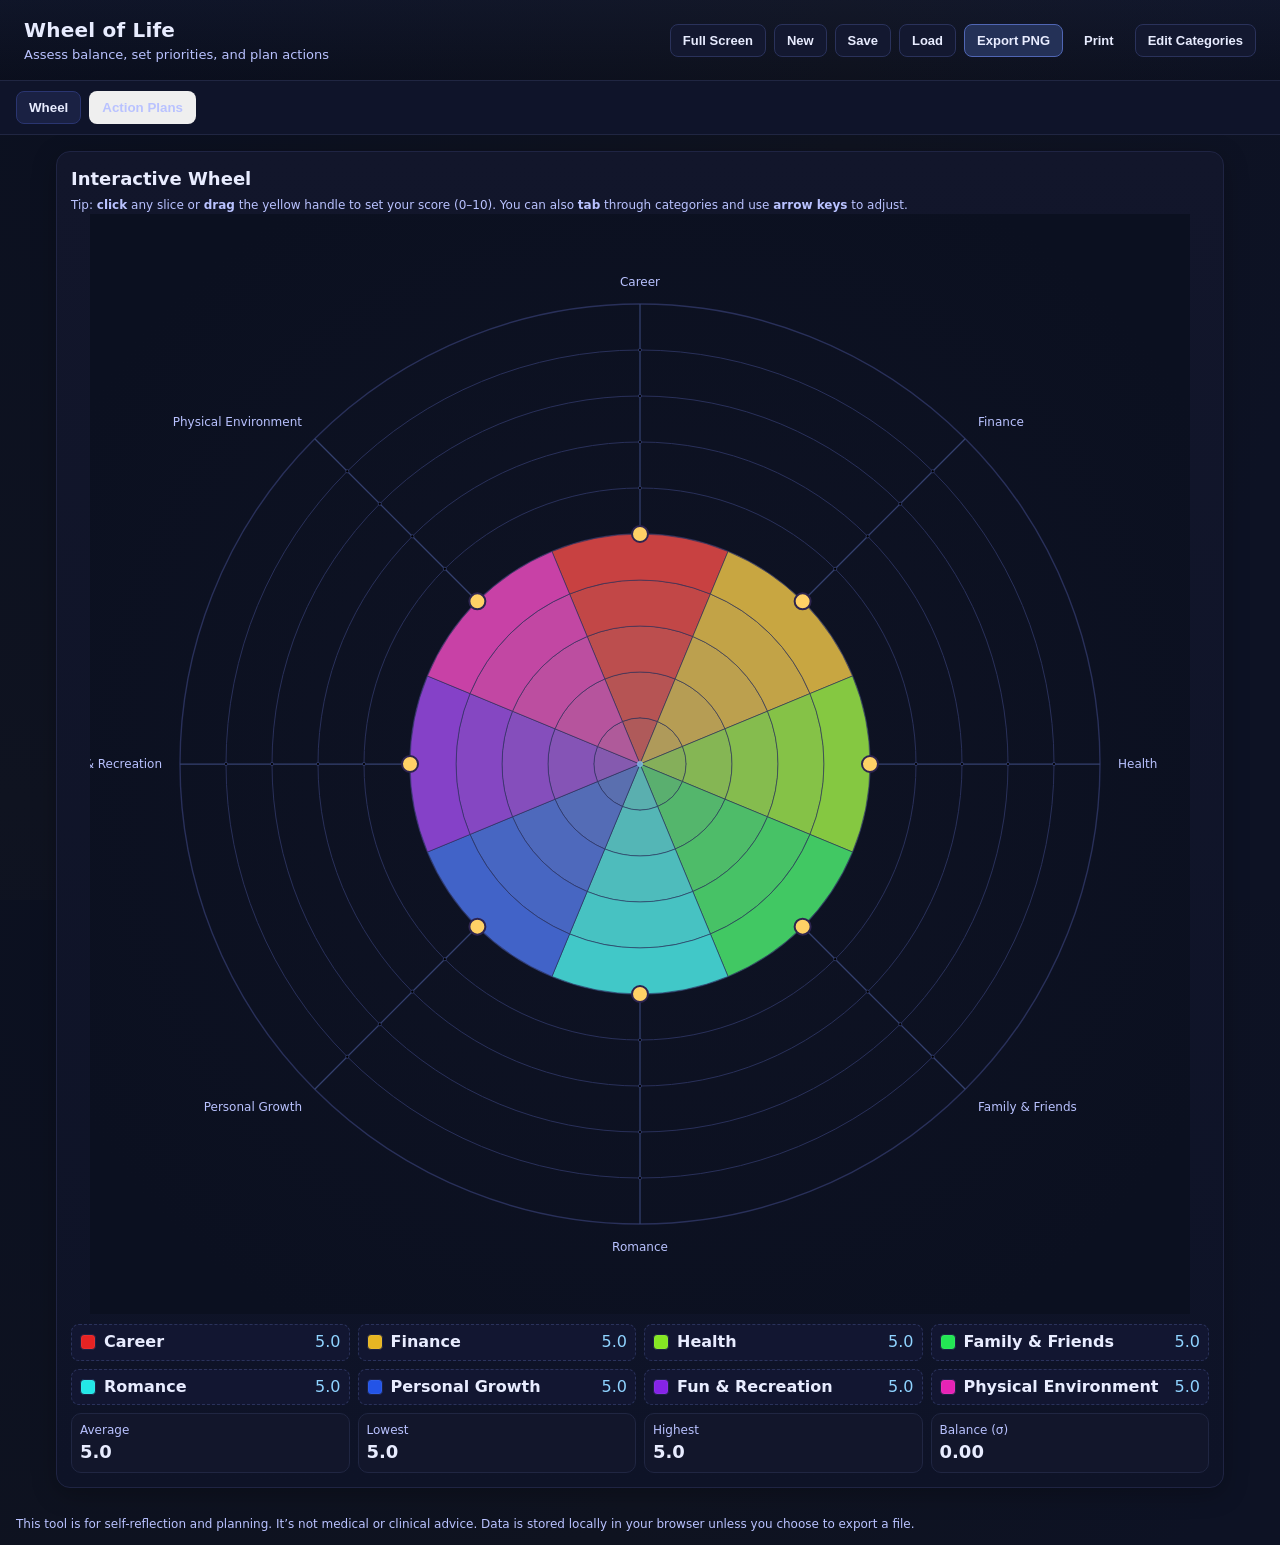
<file: previous_monoliths/index (v0.5).html>
<!DOCTYPE html>
<html lang="en">
<head>
  <meta charset="utf-8" />
  <title>Wheel of Life — Interactive Workshop App</title>
  <meta name="viewport" content="width=device-width, initial-scale=1" />
  <style>
    :root{
      --bg: #0f1320;
      --surface: #161a2b;
      --text: #e8ecff;
      --muted: #b9c2ff;
      --accent: #6ea8fe;
      --accent-2:#8fd3ff;
      --ring: #29305a;
      --handle: #ffd166;
      --panel: #0e1330;
      --border: #202642;
      --band-stroke: #2a325b;
      --swatch-border: #1c2244;
      --focus: #9fd7ff;
    }
    * { box-sizing: border-box; }
    html, body { height: 100%; }
    body {
      margin: 0;
      background: radial-gradient(1200px circle at 10% 10%, #0b1020 0%, #0f1320 60%, #0d1224 100%);
      color: var(--text);
      font-family: system-ui, -apple-system, Segoe UI, Roboto, Helvetica, Arial, "Apple Color Emoji","Segoe UI Emoji";
      line-height: 1.4;
    }

    header {
      padding: 16px 24px;
      display: flex; gap: 12px; align-items: center; justify-content: space-between;
      border-bottom: 1px solid #202642;
      background: linear-gradient(180deg, rgba(35,44,78,0.2), rgba(10,12,22,0.2));
      position: sticky; top:0; z-index: 20;
    }
    header h1 { margin:0; font-size: 20px; letter-spacing: 0.2px; }
    .sub { color: var(--muted); font-size: 13px; margin-top: 2px; }
    .toolbar { display: flex; gap: 8px; flex-wrap: wrap; }

    .btn {
      padding: 8px 12px; border-radius: 8px; border: 1px solid #2a325b;
      background: #131830; color: var(--text); cursor: pointer; font-weight: 600; font-size: 13px;
    }
    .btn:hover { border-color: #3c4575; background: #161c37; }
    .btn.primary { background: #243157; border-color: #5066b4; }
    .btn.primary:hover { background: #283766; }
    .btn.ghost { background: transparent; border-color: transparent; }
    .btn.danger { background: #3b1d24; border-color: #69323f; color: #ffd8de; }

    /* Tabs */
    .tabs {
      display: flex; gap: 8px; padding: 10px 16px; border-bottom: 1px solid #202642; background: #0f142a;
      position: sticky; top:58px; z-index: 15;
    }
    .tab {
      padding: 8px 12px; border-radius: 8px; border: 1px solid transparent; cursor: pointer; font-weight: 700;
      color: var(--muted);
    }
    .tab.active { color: var(--text); background: #1a2143; border-color: #2a3570; }

    main { padding: 16px; max-width: 1200px; margin: 0 auto; }

    .card {
      background: linear-gradient(180deg, #12162b, #0e1327);
      border: 1px solid #1f2443; border-radius: 14px;
      padding: 14px; box-shadow: 0 6px 24px rgba(0,0,0,0.25);
    }
    .card h2 { margin: 0 0 6px; font-size: 18px; }
    .small { font-size: 12px; color: var(--muted); }

    /* Wheel container goes full width */
    .wheel-wrap { position: relative; min-height: 640px; display: grid; place-items: center; }
    #wheel { width: 100%; max-width: 1100px; height: auto; aspect-ratio: 1 / 1; }

    /* Legend with swatches */
    .legend {
      display: grid; grid-template-columns: repeat(auto-fit, minmax(260px,1fr)); gap: 8px; margin-top: 10px;
    }
    .legend .row {
      display: grid; grid-template-columns: auto 1fr auto; gap: 8px;
      align-items: center; padding: 6px 8px; border: 1px dashed #2a325b; border-radius: 8px;
      background: #121631;
    }
    .swatch {
      width: 16px; height: 16px; border-radius: 4px; border: 1px solid var(--swatch-border);
      box-shadow: inset 0 0 0 1px rgba(255,255,255,0.05);
    }
    .legend .name { font-weight: 600; }
    .legend .val { font-variant-numeric: tabular-nums; color: var(--accent-2); }

    .statline {
      display: grid; grid-template-columns: repeat(4,1fr); gap: 8px; margin-top: 8px;
    }
    .stat { border: 1px solid var(--border); border-radius: 10px; padding: 8px; background: #12162b; }
    .stat .label { font-size: 12px; color: var(--muted); }
    .stat .value { font-weight: 800; font-size: 18px; }

    /* Modal */
    .modal-overlay {
      position: fixed; inset: 0; background: rgba(0,0,0,0.6); display: none; place-items: center; z-index: 1000;
    }
    .modal { width: min(760px, 94vw); background: #0f142a; border: 1px solid #2a325b; border-radius: 12px; box-shadow: 0 10px 40px rgba(0,0,0,0.5); }
    .modal header { display:flex; justify-content: space-between; align-items: center; padding: 12px 14px; border-bottom: 1px solid #2a325b; }
    .modal header h3 { margin:0; font-size: 18px; }
    .modal .content { padding: 12px 14px; display: grid; gap: 8px; }
    .edit-list { display: grid; gap: 6px; }
    .edit-row {
      display: grid; grid-template-columns: auto 1fr auto; gap: 6px; align-items: center;
      background: var(--panel); border: 1px solid var(--border); border-radius: 8px; padding: 6px;
    }
    .edit-row input[type="text"] {
      width: 100%; border: 1px solid #2a325b; border-radius: 6px; padding: 6px; background: #0c1130; color: var(--text);
    }
    .modal .footer { display:flex; justify-content: flex-end; gap: 8px; padding: 12px 14px; border-top: 1px solid #2a325b; }

    .footer-note { padding: 12px 16px; color: var(--muted); font-size: 12px; }

    /* SVG classes */
    .ring { stroke: var(--ring); fill: none; }
    .axis { stroke: #34406f; stroke-width: 1.25; }
    .tick { stroke: #2f3967; stroke-width: 0.9; }
    .cat-label { font-size: 12px; fill: var(--muted); }
    .handle { fill: var(--handle); stroke: #2d244f; stroke-width: 2; cursor: pointer; }
    .overlay { fill: transparent; cursor: crosshair; }
    .center-dot { fill: #8fd3ff; opacity: 0.7; }
    .band { stroke: var(--band-stroke); stroke-width: 0.6; stroke-linejoin: round; }

    /* Focus targets (for keyboard/ADA) */
    .focus-target {
      fill: transparent; stroke: var(--focus); stroke-width: 1.4; opacity: 0;
      pointer-events: none; /* visual aid only */
    }
    .focus-ring {
      position: absolute; width: 24px; height: 24px; border-radius: 50%;
      outline: 2px solid var(--focus); outline-offset: 2px;
      transform: translate(-50%, -50%);
      pointer-events: none;
      display: none;
    }

    /* Page visibility */
    .page { display: none; }
    .page.active { display: block; }

    /* Screen-reader utility */
    .sr-live { position: absolute; left: -9999px; width: 1px; height: 1px; overflow: hidden; }
  </style>
</head>
<body>
  <header>
    <div>
      <h1>Wheel of Life</h1>
      <div class="sub">Assess balance, set priorities, and plan actions</div>
    </div>
    <div class="toolbar">
      <button class="btn" id="btnFullscreen" title="Enter full-screen">Full Screen</button>
      <button class="btn" id="btnNew" title="Start fresh (neutral)">New</button>
      <button class="btn" id="btnSave" title="Save to file">Save</button>
      <button class="btn" id="btnLoad" title="Load from file">Load</button>
      <button class="btn primary" id="btnExport" title="Export Wheel (PNG)">Export PNG</button>
      <button class="btn ghost" id="btnPrint" title="Print / PDF">Print</button>
      <button class="btn" id="btnEditCats" title="Edit Categories">Edit Categories</button>
      <input type="file" id="fileInput" accept=".json,.txt" style="display:none" />
    </div>
  </header>

  <!-- Tabs -->
  <div class="tabs">
    <button class="tab active" data-tab="wheel">Wheel</button>
    <button class="tab" data-tab="actions">Action Plans</button>
  </div>

  <main>
    <!-- PAGE: WHEEL -->
    <section id="page-wheel" class="page active">
      <section class="card">
        <h2>Interactive Wheel</h2>
        <div class="small">
          Tip: <strong>click</strong> any slice or <strong>drag</strong> the yellow handle to set your score (0–10).
          You can also <strong>tab</strong> through categories and use <strong>arrow keys</strong> to adjust.
        </div>

        <div class="wheel-wrap">
          <!-- Responsive SVG -->
          <svg id="wheel" viewBox="0 0 1100 1100" aria-label="Wheel of Life chart" role="img" xmlns="http://www.w3.org/2000/svg">
            <!-- Background -->
            <defs>
              <radialGradient id="bgGrad" cx="50%" cy="50%" r="60%">
                <stop offset="0%" stop-color="#0f1324"></stop>
                <stop offset="100%" stop-color="#0b1020"></stop>
              </radialGradient>
            </defs>
            <rect x="0" y="0" width="1100" height="1100" fill="url(#bgGrad)"></rect>

            <!-- Rings and axes groups -->
            <g id="rings"></g>
            <g id="axes"></g>
            <g id="ticks"></g>

            <!-- Bands (stacked arc segments) -->
            <g id="bands"></g>

            <!-- Labels -->
            <g id="labels"></g>

            <!-- Handles -->
            <g id="handles"></g>

            <!-- keyboard focus hints (optional visual aid) -->
            <g id="focusHints"></g>

            <!-- center dot -->
            <circle class="center-dot" cx="550" cy="550" r="3"></circle>

            <!-- interaction overlay to capture clicks anywhere -->
            <rect class="overlay" x="0" y="0" width="1100" height="1100"></rect>
          </svg>

          <!-- live region for screen readers -->
          <div class="sr-live" aria-live="polite" aria-atomic="true" id="liveRegion"></div>
        </div>

        <!-- Legend with swatches -->
        <div class="legend" id="legend" aria-label="Category legend and current scores"></div>

        <div class="statline">
          <div class="stat">
            <div class="label">Average</div>
            <div class="value" id="avgVal">5.0</div>
          </div>
          <div class="stat">
            <div class="label">Lowest</div>
            <div class="value" id="minVal">5.0</div>
          </div>
          <div class="stat">
            <div class="label">Highest</div>
            <div class="value" id="maxVal">5.0</div>
          </div>
          <div class="stat">
            <div class="label">Balance (σ)</div>
            <div class="value" id="stdVal">0.00</div>
          </div>
        </div>
      </section>
    </section>

    <!-- PAGE: ACTION PLANS -->
    <section id="page-actions" class="page">
      <section class="card">
        <h2>Action Plans</h2>
        <div class="small">Your current score appears for each category. Capture one small next step in each area.</div>

        <div id="plansPanel" class="plans-panel"></div>
      </section>
    </section>
  </main>

  <div class="footer-note">
    This tool is for self-reflection and planning. It’s not medical or clinical advice. Data is stored locally in your browser unless you choose to export a file.
  </div>

  <!-- Modal: Edit Categories -->
  <div id="modalOverlay" class="modal-overlay" aria-hidden="true">
    <div class="modal" role="dialog" aria-modal="true" aria-labelledby="modalTitle">
      <header>
        <h3 id="modalTitle">Edit Categories</h3>
        <button class="btn" id="btnCloseModal" aria-label="Close">Close</button>
      </header>
      <div class="content">
        <div class="small">Rename, reorder, add/remove. Changes update the wheel instantly.</div>
        <div id="editList" class="edit-list"></div>
      </div>
      <div class="footer">
        <button class="btn" id="btnAddCategory">Add Category</button>
        <button class="btn danger" id="btnResetCategories">Reset to Defaults</button>
      </div>
    </div>
  </div>

  <script>
    // ---------- CONFIG ----------
    const MAX_VALUE = 10;
    const RINGS = 10;
    const SIZE = 1100;
    const CX = SIZE / 2;
    const CY = SIZE / 2;
    const MARGIN = 60;         // Outer label margin
    const RADIUS = (SIZE / 2) - MARGIN - 30; // base wheel radius
    const BAND_THICKNESS = RADIUS / MAX_VALUE;
    const STATE_KEY = 'wheelOfLifeState.v4'; // version bump

    // Saturation curve (less saturated center -> more saturated edge)
    const SAT_MIN = 30;  // %
    const SAT_MAX = 80;  // %
    const LIGHTNESS = 52; // %

    const DEFAULT_CATEGORIES = [
      "Career",
      "Finance",
      "Health",
      "Family & Friends",
      "Romance",
      "Personal Growth",
      "Fun & Recreation",
      "Physical Environment"
    ];

    // ---------- STATE ----------
    let categories = [...DEFAULT_CATEGORIES];
    let values = new Array(categories.length).fill(5); // neutral
    let notes = new Array(categories.length).fill('');
    let draggingIndex = null;
    let pointerId = null;

    // ---------- UTILS ----------
    function angleForIndex(i, count=categories.length) {
      const step = (2 * Math.PI) / count;
      return -Math.PI/2 + (i * step); // center at top
    }
    function stepAngle(count=categories.length) { return (2 * Math.PI) / count; }
    function pointOnCircle(theta, r) {
      return { x: CX + r * Math.cos(theta), y: CY + r * Math.sin(theta) };
    }
    function clamp(val, min, max) { return Math.max(min, Math.min(max, val)); }
    function roundTo(val, step=0.1) { return Math.round(val / step) * step; }
    function valueToRadius(v) { return (v / MAX_VALUE) * RADIUS; }
    function radiusToValue(r) { return clamp(roundTo((r / RADIUS) * MAX_VALUE, 0.1), 0, MAX_VALUE); }

    function hslToHex(h, s, l) {
      s/=100; l/=100;
      const c = (1 - Math.abs(2*l-1)) * s;
      const x = c * (1 - Math.abs((h/60)%2 - 1));
      const m = l - c/2;
      let r=0,g=0,b=0;
      if (0<=h && h<60){ r=c; g=x; b=0; }
      else if (60<=h && h<120){ r=x; g=c; b=0; }
      else if (120<=h && h<180){ r=0; g=c; b=x; }
      else if (180<=h && h<240){ r=0; g=x; b=c; }
      else if (240<=h && h<300){ r=x; g=0; b=c; }
      else { r=c; g=0; b=x; }
      r = Math.round((r+m)*255); g = Math.round((g+m)*255); b = Math.round((b+m)*255);
      const toHex = (v)=> v.toString(16).padStart(2,'0');
      return `#${toHex(r)}${toHex(g)}${toHex(b)}`;
    }
    function buildPalette(count=categories.length) {
      const hues = [];
      for (let i=0;i<count;i++){
        const h = (i * 360) / count; // evenly spaced hues
        hues.push(h);
      }
      return hues;
    }
    let paletteHues = buildPalette();

    function saveLocal() {
      const payload = { categories, values, notes, ts: Date.now() };
      try { localStorage.setItem(STATE_KEY, JSON.stringify(payload)); } catch(e) {}
    }
    function loadLocal() {
      try {
        const raw = localStorage.getItem(STATE_KEY);
        if (!raw) return false;
        const obj = JSON.parse(raw);
        if (!obj || !obj.categories || !obj.values) return false;
        categories = obj.categories;
        values = obj.values;
        notes = obj.notes || new Array(categories.length).fill('');
        ensureArrayLengths();
        return true;
      } catch(e) { return false; }
    }
    function ensureArrayLengths() {
      if (values.length !== categories.length) values = new Array(categories.length).fill(5);
      if (notes.length !== categories.length) notes = new Array(categories.length).fill('');
    }

    // ---------- SVG refs ----------
    const svgEl = document.getElementById('wheel');
    const ringsG = document.getElementById('rings');
    const axesG = document.getElementById('axes');
    const ticksG = document.getElementById('ticks');
    const bandsG = document.getElementById('bands');
    const labelsG = document.getElementById('labels');
    const handlesG = document.getElementById('handles');
    const overlayEl = document.querySelector('.overlay');
    const focusHintsG = document.getElementById('focusHints');
    const legendEl = document.getElementById('legend');
    const liveRegion = document.getElementById('liveRegion');

    // ---------- DRAW ----------
    function drawBase() {
      ringsG.innerHTML = '';
      axesG.innerHTML = '';
      ticksG.innerHTML = '';
      labelsG.innerHTML = '';
      handlesG.innerHTML = '';
      bandsG.innerHTML = '';
      focusHintsG.innerHTML = '';
      paletteHues = buildPalette(categories.length);

      // Rings
      for (let r=BAND_THICKNESS; r <= RADIUS + 0.001; r += BAND_THICKNESS) {
        const c = document.createElementNS('http://www.w3.org/2000/svg','circle');
        c.setAttribute('cx', CX); c.setAttribute('cy', CY); c.setAttribute('r', r.toFixed(2));
        c.setAttribute('class','ring'); c.setAttribute('stroke-width', (r % (RADIUS/2) === 0) ? '1.4' : '1.0');
        ringsG.appendChild(c);
      }

      // Axes + labels + ticks
      const count = categories.length;
      const step = stepAngle(count);
      for (let i=0;i<count;i++){
        const theta = angleForIndex(i,count);
        const end = pointOnCircle(theta, RADIUS);

        const axis = document.createElementNS('http://www.w3.org/2000/svg','line');
        axis.setAttribute('x1', CX); axis.setAttribute('y1', CY);
        axis.setAttribute('x2', end.x.toFixed(2)); axis.setAttribute('y2', end.y.toFixed(2));
        axis.setAttribute('class','axis');
        axesG.appendChild(axis);

        // ticks
        for (let v=1; v<MAX_VALUE; v++){
          const tPt = pointOnCircle(theta, v * BAND_THICKNESS);
          const tick = document.createElementNS('http://www.w3.org/2000/svg','circle');
          tick.setAttribute('cx', tPt.x.toFixed(2)); tick.setAttribute('cy', tPt.y.toFixed(2));
          tick.setAttribute('r', 1.6); tick.setAttribute('class','tick');
          ticksG.appendChild(tick);
        }

        // Label
        const labelR = RADIUS + 18;
        const labelPt = pointOnCircle(theta, labelR);
        const lab = document.createElementNS('http://www.w3.org/2000/svg','text');
        lab.setAttribute('x', labelPt.x.toFixed(2));
        lab.setAttribute('y', labelPt.y.toFixed(2));
        lab.setAttribute('class','cat-label');
        lab.setAttribute('text-anchor', (Math.abs(Math.cos(theta))<0.3) ? 'middle' : (Math.cos(theta)>0 ? 'start' : 'end'));
        lab.setAttribute('dominant-baseline', (Math.sin(theta)>0.3) ? 'hanging' : (Math.sin(theta)<-0.3 ? 'baseline' : 'middle'));
        lab.textContent = categories[i];
        labelsG.appendChild(lab);

        // Handle at current value
        const hv = values[i];
        const hp = pointOnCircle(theta, valueToRadius(hv));
        const handle = document.createElementNS('http://www.w3.org/2000/svg','circle');
        handle.setAttribute('cx', hp.x.toFixed(2)); handle.setAttribute('cy', hp.y.toFixed(2));
        handle.setAttribute('r', 8);
        handle.setAttribute('data-index', i);
        handle.setAttribute('class','handle');
        handlesG.appendChild(handle);

        // Focus hint ring (optional visual aid) — positioned at label point
        const focusHint = document.createElementNS('http://www.w3.org/2000/svg','circle');
        focusHint.setAttribute('cx', labelPt.x.toFixed(2));
        focusHint.setAttribute('cy', labelPt.y.toFixed(2));
        focusHint.setAttribute('r', 10);
        focusHint.setAttribute('class','focus-target');
        focusHint.setAttribute('data-index', i);
        focusHintsG.appendChild(focusHint);
      }

      // Bands (stacked arcs)
      buildBands();
      updateBands();
      updateLegend();
      updateStats();
      buildPlansPanel();
      buildA11yControls();
    }

    function buildBands() {
      const count = categories.length;
      for (let i=0;i<count;i++){
        const g = document.createElementNS('http://www.w3.org/2000/svg','g');
        g.setAttribute('class','category-bands');
        g.setAttribute('data-index', i);
        bandsG.appendChild(g);
      }
    }

    // Annular sector path
    function annularSectorPath(r0, r1, start, end) {
      const pStartInner = pointOnCircle(start, r0);
      const pEndInner = pointOnCircle(end, r0);
      const pEndOuter = pointOnCircle(end, r1);
      const pStartOuter = pointOnCircle(start, r1);
      const largeArcFlag = 0;
      if (r0 < 0.0001) {
        return `M ${CX} ${CY}
                L ${pStartOuter.x.toFixed(2)} ${pStartOuter.y.toFixed(2)}
                A ${r1.toFixed(2)} ${r1.toFixed(2)} 0 ${largeArcFlag} 1 ${pEndOuter.x.toFixed(2)} ${pEndOuter.y.toFixed(2)}
                Z`;
      }
      return `M ${pStartOuter.x.toFixed(2)} ${pStartOuter.y.toFixed(2)}
              A ${r1.toFixed(2)} ${r1.toFixed(2)} 0 ${largeArcFlag} 1 ${pEndOuter.x.toFixed(2)} ${pEndOuter.y.toFixed(2)}
              L ${pEndInner.x.toFixed(2)} ${pEndInner.y.toFixed(2)}
              A ${r0.toFixed(2)} ${r0.toFixed(2)} 0 ${largeArcFlag} 0 ${pStartInner.x.toFixed(2)} ${pStartInner.y.toFixed(2)}
              Z`;
    }

    function bandColor(hue, bandIndex) {
      const s = SAT_MIN + (bandIndex / MAX_VALUE) * (SAT_MAX - SAT_MIN);
      return hslToHex(hue, s, LIGHTNESS);
    }

    function updateBands() {
      const count = categories.length;
      const step = stepAngle(count);
      for (let i=0;i<count;i++){
        const group = bandsG.querySelector(`.category-bands[data-index="${i}"]`);
        group.innerHTML = '';

        const thetaCenter = angleForIndex(i, count);
        const start = thetaCenter - step/2;
        const end = thetaCenter + step/2;
        const v = values[i];
        const full = Math.floor(v);
        const frac = v - full;
        const hue = paletteHues[i];

        // Full bands
        for (let j=0; j<full; j++){
          const r0 = j * BAND_THICKNESS;
          const r1 = (j+1) * BAND_THICKNESS;
          const path = document.createElementNS('http://www.w3.org/2000/svg','path');
          path.setAttribute('class','band');
          path.setAttribute('d', annularSectorPath(r0, r1, start, end));
          path.setAttribute('fill', bandColor(hue, j+1));
          group.appendChild(path);
        }

        // Fractional band
        if (frac > 0) {
          const r0 = full * BAND_THICKNESS;
          const r1 = r0 + frac * BAND_THICKNESS;
          const path = document.createElementNS('http://www.w3.org/2000/svg','path');
          path.setAttribute('class','band');
          path.setAttribute('d', annularSectorPath(r0, r1, start, end));
          path.setAttribute('fill', bandColor(hue, full+1));
          group.appendChild(path);
        }
      }
    }

    function updateLegend() {
      legendEl.innerHTML = '';
      for (let i=0;i<categories.length;i++){
        const row = document.createElement('div');
        row.className = 'row';

        const swatch = document.createElement('div');
        swatch.className = 'swatch';
        swatch.style.background = bandColor(paletteHues[i], MAX_VALUE); // use outer saturation as chip

        const name = document.createElement('div');
        name.className='name';
        name.textContent = categories[i];

        const val = document.createElement('div');
        val.className='val';
        val.textContent = values[i].toFixed(1);

        row.appendChild(swatch);
        row.appendChild(name);
        row.appendChild(val);
        legendEl.appendChild(row);
      }
    }

    function updateStats() {
      const avg = values.reduce((a,b)=>a+b,0) / values.length;
      const min = Math.min(...values);
      const max = Math.max(...values);
      const std = Math.sqrt(values.reduce((s,v)=>s + Math.pow(v-avg,2),0) / values.length);

      document.getElementById('avgVal').textContent = avg.toFixed(1);
      document.getElementById('minVal').textContent = min.toFixed(1);
      document.getElementById('maxVal').textContent = max.toFixed(1);
      document.getElementById('stdVal').textContent = std.toFixed(2);
    }

    // ---------- INTERACTION ----------
    function nearestAxisIndex(theta) {
      const count = categories.length;
      let best = 0, bestDiff = Infinity;
      for (let i=0;i<count;i++){
        const a = angleForIndex(i,count);
        let diff = Math.abs(Math.atan2(Math.sin(theta-a), Math.cos(theta-a)));
        if (diff < bestDiff) { bestDiff = diff; best = i; }
      }
      return best;
    }

    function onOverlayPointerDown(e) {
      overlayEl.setPointerCapture(e.pointerId);
      pointerId = e.pointerId;

      const svgPt = clientToSvg(e.clientX, e.clientY);
      const dx = svgPt.x - CX, dy = svgPt.y - CY;
      const theta = Math.atan2(dy, dx);
      const r = Math.sqrt(dx*dx + dy*dy);
      const index = nearestAxisIndex(theta);

      const newVal = radiusToValue(clamp(r, 0, RADIUS));
      setValue(index, newVal, {announce:true});
      draggingIndex = index;
    }

    function onOverlayPointerMove(e) {
      if (draggingIndex === null || e.pointerId !== pointerId) return;
      const svgPt = clientToSvg(e.clientX, e.clientY);
      const dx = svgPt.x - CX, dy = svgPt.y - CY;
      const r = Math.sqrt(dx*dx + dy*dy);
      setValue(draggingIndex, radiusToValue(clamp(r, 0, RADIUS)));
    }

    function onOverlayPointerUp(e) {
      if (e.pointerId === pointerId) {
        overlayEl.releasePointerCapture(e.pointerId);
        draggingIndex = null;
        pointerId = null;
        saveLocal();
      }
    }

    // Drag directly on handle
    function onHandlePointerDown(e) {
      const idx = parseInt(e.target.getAttribute('data-index'), 10);
      handlesG.setPointerCapture(e.pointerId);
      pointerId = e.pointerId;
      draggingIndex = idx;
    }
    function onHandlePointerMove(e) {
      if (draggingIndex === null || e.pointerId !== pointerId) return;
      const svgPt = clientToSvg(e.clientX, e.clientY);
      const dx = svgPt.x - CX, dy = svgPt.y - CY;
      const r = Math.sqrt(dx*dx + dy*dy);
      setValue(draggingIndex, radiusToValue(clamp(r, 0, RADIUS)));
    }
    function onHandlePointerUp(e) {
      if (e.pointerId === pointerId) {
        handlesG.releasePointerCapture(e.pointerId);
        draggingIndex = null; pointerId = null; saveLocal();
      }
    }

    function clientToSvg(clientX, clientY) {
      const pt = svgEl.createSVGPoint();
      pt.x = clientX; pt.y = clientY;
      const screenCTM = svgEl.getScreenCTM();
      return pt.matrixTransform(screenCTM.inverse());
    }

    function setValue(i, v, opts={}) {
      values[i] = v;
      updateBands();
      moveHandlesToValues();
      updateLegend();
      updateStats();
      buildPlansPanel();
      if (opts.announce) announce(`${categories[i]} set to ${values[i].toFixed(1)} of 10.`);
    }

    function moveHandlesToValues() {
      const count = categories.length;
      const handles = handlesG.querySelectorAll('.handle');
      handles.forEach((h,i)=>{
        const th = angleForIndex(i,count);
        const p = pointOnCircle(th, valueToRadius(values[i]));
        h.setAttribute('cx', p.x.toFixed(2)); h.setAttribute('cy', p.y.toFixed(2));
      });
    }

    // ---------- Accessibility controls ----------
    function buildA11yControls() {
      // Add focusable HTML buttons (off-SVG) near labels for keyboard navigation.
      // We position small invisible buttons absolutely over the SVG via getBoundingClientRect transforms.
      // For simplicity, we attach to legend items (always visible and easy to tab).
      // Each legend row is made interactive: role=slider semantics via keyboard.

      // Clear any previous handlers
      legendEl.querySelectorAll('.row').forEach((row, i)=>{
        row.setAttribute('tabindex', '0');
        row.setAttribute('role', 'slider');
        row.setAttribute('aria-valuemin', '0');
        row.setAttribute('aria-valuemax', '10');
        row.setAttribute('aria-valuenow', values[i].toFixed(1));
        row.setAttribute('aria-label', `${categories[i]} score`);
        row.addEventListener('keydown', (e)=>{
          const stepFine = 0.1;
          const stepCoarse = 1.0;
          if (e.key === 'ArrowRight' || e.key === 'ArrowUp') {
            setValue(i, clamp(roundTo(values[i] + stepFine, 0.1), 0, MAX_VALUE), {announce:true});
            row.setAttribute('aria-valuenow', values[i].toFixed(1));
            e.preventDefault();
          } else if (e.key === 'ArrowLeft' || e.key === 'ArrowDown') {
            setValue(i, clamp(roundTo(values[i] - stepFine, 0.1), 0, MAX_VALUE), {announce:true});
            row.setAttribute('aria-valuenow', values[i].toFixed(1));
            e.preventDefault();
          } else if (e.key === 'PageUp') {
            setValue(i, clamp(values[i] + stepCoarse, 0, MAX_VALUE), {announce:true});
            row.setAttribute('aria-valuenow', values[i].toFixed(1));
            e.preventDefault();
          } else if (e.key === 'PageDown') {
            setValue(i, clamp(values[i] - stepCoarse, 0, MAX_VALUE), {announce:true});
            row.setAttribute('aria-valuenow', values[i].toFixed(1));
            e.preventDefault();
          } else if (e.key === 'Home') {
            setValue(i, 0, {announce:true});
            row.setAttribute('aria-valuenow', values[i].toFixed(1));
            e.preventDefault();
          } else if (e.key === 'End') {
            setValue(i, 10, {announce:true});
            row.setAttribute('aria-valuenow', values[i].toFixed(1));
            e.preventDefault();
          }
        });
      });
    }

    function announce(msg) {
      liveRegion.textContent = msg;
    }

    // ---------- Action Plans page ----------
    function buildPlansPanel() {
      const panel = document.getElementById('plansPanel');
      panel.innerHTML = '';
      for (let i=0;i<categories.length;i++){
        const row = document.createElement('div');
        row.className = 'plan-row';

        const head = document.createElement('div');
        head.className = 'plan-head';
        const title = document.createElement('div'); title.className='plan-title'; title.textContent = categories[i];
        const score = document.createElement('div'); score.className='plan-score'; score.textContent = values[i].toFixed(1);
        head.appendChild(title); head.appendChild(score);

        const note = document.createElement('textarea');
        note.className = 'note';
        note.placeholder = 'One small next step I will take in this area...';
        note.value = notes[i] || '';
        note.addEventListener('input', ()=> {
          notes[i] = note.value; saveLocal();
        });

        row.appendChild(head);
        row.appendChild(note);
        panel.appendChild(row);
      }
    }

    // ---------- EXPORT / IMPORT ----------
    function svgInlineStyle() {
      return `
        .ring { stroke: #29305a; fill: none; }
        .axis { stroke: #34406f; stroke-width: 1.25; }
        .tick { stroke: #2f3967; stroke-width: 0.9; }
        .cat-label { font-size: 12px; fill: #b9c2ff; font-family: system-ui, -apple-system, Segoe UI, Roboto, Helvetica, Arial; }
        .handle { fill: #ffd166; stroke: #2d244f; stroke-width: 2; }
        .center-dot { fill: #8fd3ff; opacity: 0.7; }
        .overlay { fill: transparent; }
        .band { stroke: #2a325b; stroke-width: 0.6; stroke-linejoin: round; }
      `;
    }

    function exportPNG() {
      const clone = svgEl.cloneNode(true);
      const style = document.createElementNS('http://www.w3.org/2000/svg', 'style');
      style.setAttribute('type','text/css');
      style.textContent = svgInlineStyle();
      const defs = clone.querySelector('defs');
      if (defs) {
        defs.parentNode.insertBefore(style, defs.nextSibling);
      } else {
        clone.insertBefore(style, clone.firstChild);
      }

      const serializer = new XMLSerializer();
      let svgStr = serializer.serializeToString(clone);
      if (!svgStr.includes('xmlns="http://www.w3.org/2000/svg"')) {
        svgStr = svgStr.replace('<svg', '<svg xmlns="http://www.w3.org/2000/svg"');
      }
      const svgDataUrl = 'data:image/svg+xml;charset=utf-8,' + encodeURIComponent(svgStr);

      const canvas = document.createElement('canvas');
      canvas.width = SIZE; canvas.height = SIZE;
      const ctx = canvas.getContext('2d');

      const img = new Image();
      img.onload = () => {
        ctx.clearRect(0,0,SIZE,SIZE);
        ctx.drawImage(img, 0, 0, SIZE, SIZE);
        const png = canvas.toDataURL('image/png');

        const a = document.createElement('a');
        a.href = png;
        const dateStr = new Date().toISOString().slice(0,19).replace(/[:T]/g,'-');
        a.download = `wheel-of-life-${dateStr}.png`;
        document.body.appendChild(a);
        a.click();
        a.remove();
      };
      img.onerror = ()=> alert('Export failed: your browser may not support drawing inline SVG to canvas.');
      img.src = svgDataUrl;
    }

    function saveToFile() {
      const payload = { categories, values, notes, savedAt: new Date().toISOString() };
      const blob = new Blob([JSON.stringify(payload,null,2)], {type: 'application/json'});
      const a = document.createElement('a');
      a.href = URL.createObjectURL(blob);
      a.download = 'wheel-of-life.json';
      document.body.appendChild(a); a.click(); a.remove();
      setTimeout(()=>URL.revokeObjectURL(a.href),1000);
    }

    function loadFromFile(file) {
      const reader = new FileReader();
      reader.onload = () => {
        try {
          const obj = JSON.parse(reader.result);
          if (!obj.categories || !obj.values) throw new Error('Invalid file');
          categories = obj.categories;
          values = obj.values;
          notes = obj.notes || new Array(categories.length).fill('');
          ensureArrayLengths();
          saveLocal();
          drawBase();
        } catch(e) {
          alert('Could not load: ' + e.message);
        }
      };
      reader.readAsText(file);
    }

    // ---------- CATEGORY MODAL ----------
    const modalOverlay = document.getElementById('modalOverlay');
    function openModal() {
      modalOverlay.style.display = 'grid';
      modalOverlay.setAttribute('aria-hidden','false');
      buildEditList();
    }
    function closeModal() {
      modalOverlay.style.display = 'none';
      modalOverlay.setAttribute('aria-hidden','true');
    }
    document.getElementById('btnEditCats').addEventListener('click', openModal);
    document.getElementById('btnCloseModal').addEventListener('click', closeModal);
    modalOverlay.addEventListener('click', (e)=> { if (e.target === modalOverlay) closeModal(); });

    function buildEditList() {
      const list = document.getElementById('editList');
      list.innerHTML = '';
      for (let i=0;i<categories.length;i++){
        const row = document.createElement('div');
        row.className = 'edit-row';

        const drag = document.createElement('span');
        drag.textContent = '↕';
        drag.title = 'Use ↑ ↓ buttons to reorder';
        drag.style.opacity = '0.6';

        const input = document.createElement('input');
        input.type = 'text'; input.value = categories[i];
        input.addEventListener('change', ()=>{
          categories[i] = input.value || `Category ${i+1}`;
          saveLocal(); drawBase();
        });

        const controls = document.createElement('div');
        controls.style.display='flex'; controls.style.gap='6px';

        const up = document.createElement('button'); up.className='btn'; up.textContent='↑';
        up.addEventListener('click', ()=>{
          if (i===0) return;
          swapCategory(i, i-1);
        });
        const down = document.createElement('button'); down.className='btn'; down.textContent='↓';
        down.addEventListener('click', ()=>{
          if (i===categories.length-1) return;
          swapCategory(i, i+1);
        });
        const del = document.createElement('button'); del.className='btn danger'; del.textContent='Delete';
        del.addEventListener('click', ()=>{
          categories.splice(i,1);
          values.splice(i,1);
          notes.splice(i,1);
          saveLocal(); drawBase(); buildEditList();
        });

        controls.appendChild(up); controls.appendChild(down); controls.appendChild(del);
        row.appendChild(drag); row.appendChild(input); row.appendChild(controls);
        list.appendChild(row);
      }
    }

    function swapCategory(a,b) {
      [categories[a], categories[b]] = [categories[b], categories[a]];
      [values[a], values[b]] = [values[b], values[a]];
      [notes[a], notes[b]] = [notes[b], notes[a]];
      saveLocal(); drawBase();
    }

    document.getElementById('btnAddCategory').addEventListener('click', ()=>{
      const name = prompt('New category name:');
      if (!name) return;
      categories.push(name);
      values.push(5);
      notes.push('');
      saveLocal(); drawBase();
    });
    document.getElementById('btnResetCategories').addEventListener('click', ()=>{
      if (!confirm('Reset categories to defaults and set scores to 5?')) return;
      categories = [...DEFAULT_CATEGORIES];
      values = new Array(categories.length).fill(5);
      notes = new Array(categories.length).fill('');
      saveLocal(); drawBase();
    });

    // ---------- GLOBAL BUTTONS ----------
    document.getElementById('btnExport').addEventListener('click', exportPNG);
    document.getElementById('btnSave').addEventListener('click', saveToFile);
    document.getElementById('btnLoad').addEventListener('click', ()=> document.getElementById('fileInput').click());
    document.getElementById('fileInput').addEventListener('change', (e)=> {
      const f = e.target.files?.[0]; if (f) loadFromFile(f);
      e.target.value = '';
    });
    document.getElementById('btnNew').addEventListener('click', ()=>{
      if (!confirm('Start fresh and reset scores to neutral (5)?')) return;
      values = new Array(categories.length).fill(5);
      notes = new Array(categories.length).fill('');
      saveLocal(); drawBase();
    });
    document.getElementById('btnPrint').addEventListener('click', ()=> window.print());
    document.getElementById('btnFullscreen').addEventListener('click', ()=> {
      const el = document.documentElement;
      if (document.fullscreenElement) document.exitFullscreen();
      else el.requestFullscreen?.();
    });

    // ---------- TABS ----------
    const tabs = document.querySelectorAll('.tab');
    function setActiveTab(name) {
      tabs.forEach(t=>{
        t.classList.toggle('active', t.dataset.tab === name);
      });
      document.querySelectorAll('.page').forEach(p=>{
        p.classList.toggle('active', p.id === 'page-' + name);
      });
    }
    tabs.forEach(t=> t.addEventListener('click', ()=> setActiveTab(t.dataset.tab)));

    // ---------- INIT ----------
    function init() {
      const hadLocal = loadLocal();
      if (!hadLocal) {
        values = new Array(categories.length).fill(5);
        notes = new Array(categories.length).fill('');
      }
      drawBase();

      // Overlay interactions
      overlayEl.addEventListener('pointerdown', onOverlayPointerDown);
      overlayEl.addEventListener('pointermove', onOverlayPointerMove);
      overlayEl.addEventListener('pointerup', onOverlayPointerUp);
      overlayEl.addEventListener('pointerleave', onOverlayPointerUp);

      // Handle interactions
      handlesG.addEventListener('pointerdown', (e)=>{
        if (e.target.classList.contains('handle')) onHandlePointerDown(e);
      });
      handlesG.addEventListener('pointermove', onHandlePointerMove);
      handlesG.addEventListener('pointerup', onHandlePointerUp);
      handlesG.addEventListener('pointerleave', onHandlePointerUp);

      // Keyboard nudges: when a legend row (role=slider) has focus
      // (handled inside buildA11yControls via per-row keydown)
    }
    init();
  </script>

  <!-- Print styles -->
  <style media="print">
    header, .tabs, .footer-note,
    #btnFullscreen, #btnExport, #btnSave, #btnLoad, #btnNew, #btnPrint, #btnEditCats,
    #modalOverlay { display: none !important; }
    body { background: #fff !important; color: #000; }
    .card { box-shadow: none; background: #fff; border-color: #ddd; }
    .band { stroke: #666; stroke-width: 0.5; }
    /* Ensure both pages are visible on print */
    .page { display: block !important; }
  </style>
</body>
</html>
</file>
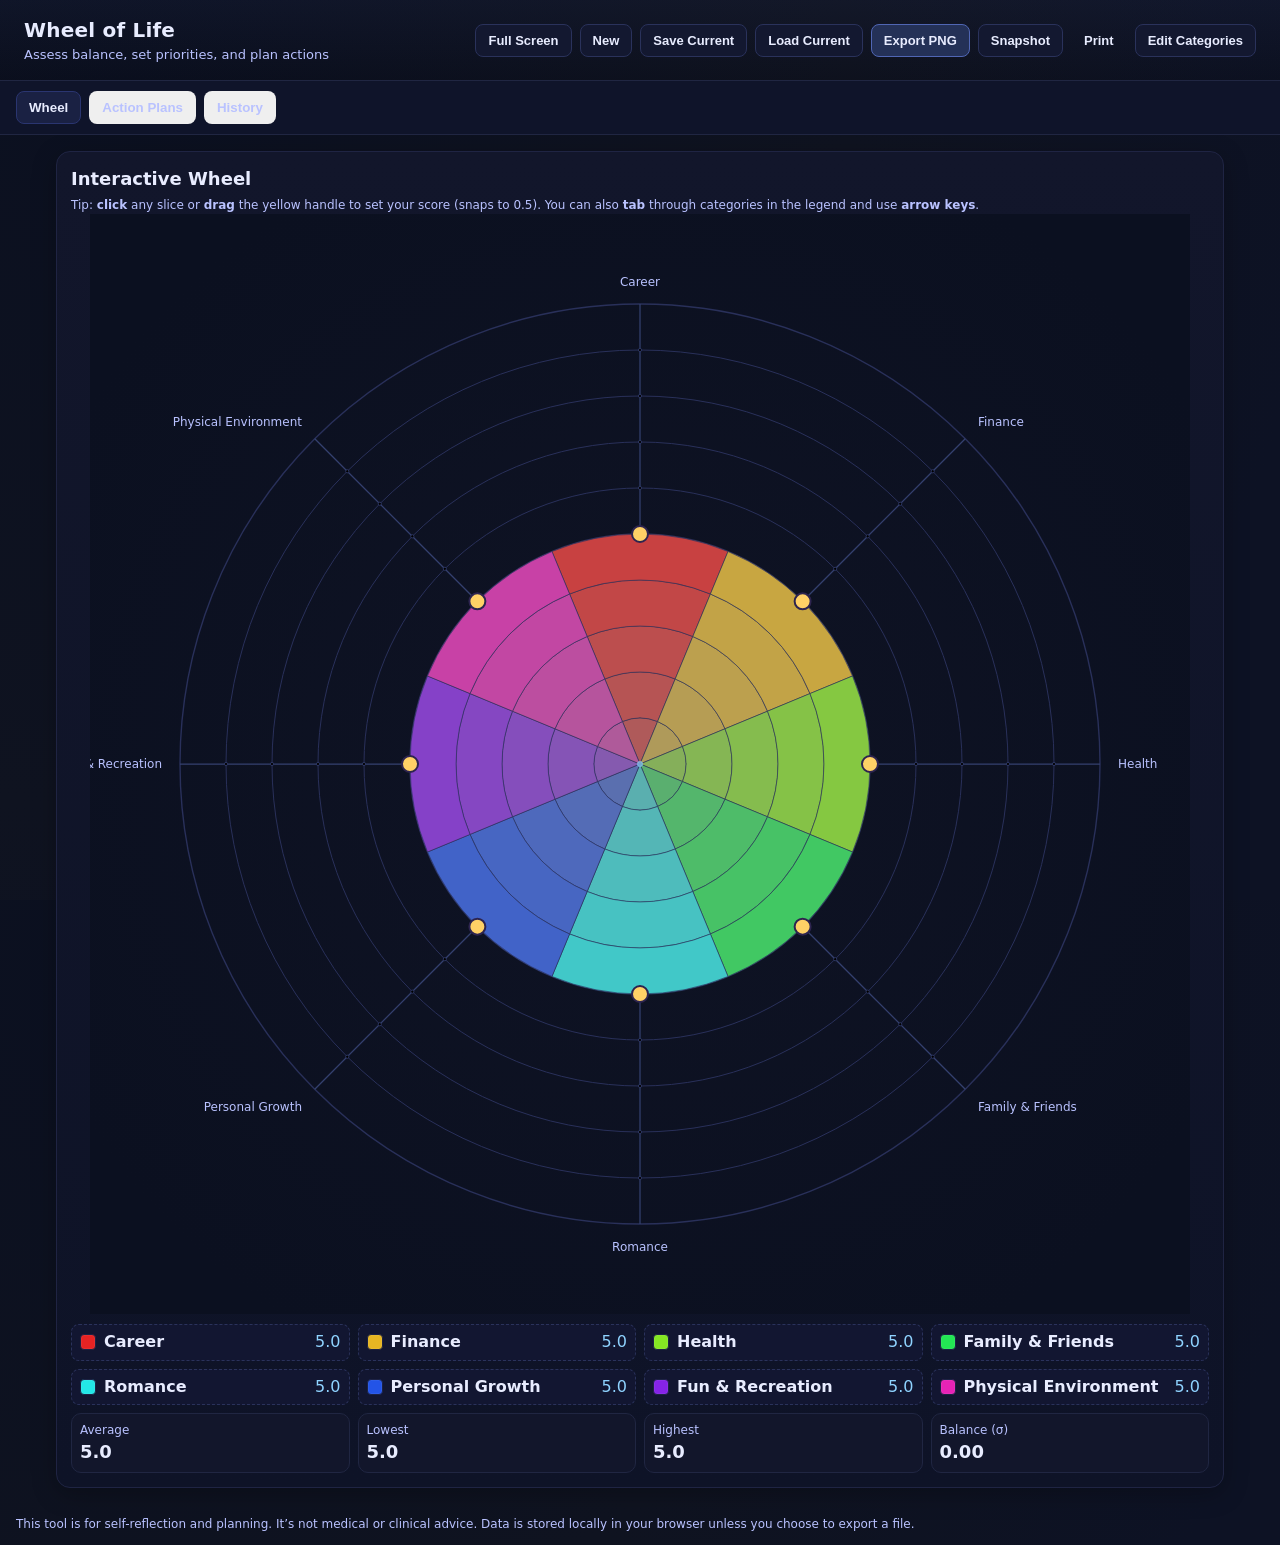
<file: previous_monoliths/index (v0.6).html>
<!DOCTYPE html>
<html lang="en">
<head>
  <meta charset="utf-8" />
  <title>Wheel of Life — Interactive Workshop App</title>
  <meta name="viewport" content="width=device-width, initial-scale=1" />
  <style>
    :root{
      --bg: #0f1320;
      --surface: #161a2b;
      --text: #e8ecff;
      --muted: #b9c2ff;
      --accent: #6ea8fe;
      --accent-2:#8fd3ff;
      --ring: #29305a;
      --handle: #ffd166;
      --panel: #0e1330;
      --border: #202642;
      --band-stroke: #2a325b;
      --swatch-border: #1c2244;
      --focus: #9fd7ff;
      --danger: #ef5350;
    }
    * { box-sizing: border-box; }
    html, body { height: 100%; }
    body {
      margin: 0;
      background: radial-gradient(1200px circle at 10% 10%, #0b1020 0%, #0f1320 60%, #0d1224 100%);
      color: var(--text);
      font-family: system-ui, -apple-system, Segoe UI, Roboto, Helvetica, Arial, "Apple Color Emoji","Segoe UI Emoji";
      line-height: 1.4;
    }

    header {
      padding: 16px 24px;
      display: flex; gap: 12px; align-items: center; justify-content: space-between;
      border-bottom: 1px solid #202642;
      background: linear-gradient(180deg, rgba(35,44,78,0.2), rgba(10,12,22,0.2));
      position: sticky; top:0; z-index: 20;
    }
    header h1 { margin:0; font-size: 20px; letter-spacing: 0.2px; }
    .sub { color: var(--muted); font-size: 13px; margin-top: 2px; }
    .toolbar { display: flex; gap: 8px; flex-wrap: wrap; }

    .btn {
      padding: 8px 12px; border-radius: 8px; border: 1px solid #2a325b;
      background: #131830; color: var(--text); cursor: pointer; font-weight: 600; font-size: 13px;
    }
    .btn:hover { border-color: #3c4575; background: #161c37; }
    .btn.primary { background: #243157; border-color: #5066b4; }
    .btn.primary:hover { background: #283766; }
    .btn.ghost { background: transparent; border-color: transparent; }
    .btn.danger { background: #3b1d24; border-color: #69323f; color: #ffd8de; }

    /* Tabs */
    .tabs {
      display: flex; gap: 8px; padding: 10px 16px; border-bottom: 1px solid #202642; background: #0f142a;
      position: sticky; top:58px; z-index: 15;
    }
    .tab {
      padding: 8px 12px; border-radius: 8px; border: 1px solid transparent; cursor: pointer; font-weight: 700;
      color: var(--muted);
    }
    .tab.active { color: var(--text); background: #1a2143; border-color: #2a3570; }

    main { padding: 16px; max-width: 1200px; margin: 0 auto; }

    .card {
      background: linear-gradient(180deg, #12162b, #0e1327);
      border: 1px solid #1f2443; border-radius: 14px;
      padding: 14px; box-shadow: 0 6px 24px rgba(0,0,0,0.25);
    }
    .card h2 { margin: 0 0 6px; font-size: 18px; }
    .small { font-size: 12px; color: var(--muted); }

    /* Wheel container goes full width */
    .wheel-wrap { position: relative; min-height: 640px; display: grid; place-items: center; }
    #wheel { width: 100%; max-width: 1100px; height: auto; aspect-ratio: 1 / 1; }

    /* Legend with swatches */
    .legend {
      display: grid; grid-template-columns: repeat(auto-fit, minmax(260px,1fr)); gap: 8px; margin-top: 10px;
    }
    .legend .row {
      display: grid; grid-template-columns: auto 1fr auto; gap: 8px;
      align-items: center; padding: 6px 8px; border: 1px dashed #2a325b; border-radius: 8px;
      background: #121631;
    }
    .swatch {
      width: 16px; height: 16px; border-radius: 4px; border: 1px solid var(--swatch-border);
      box-shadow: inset 0 0 0 1px rgba(255,255,255,0.05);
    }
    .legend .name { font-weight: 600; }
    .legend .val { font-variant-numeric: tabular-nums; color: var(--accent-2); }

    .statline {
      display: grid; grid-template-columns: repeat(4,1fr); gap: 8px; margin-top: 8px;
    }
    .stat { border: 1px solid var(--border); border-radius: 10px; padding: 8px; background: #12162b; }
    .stat .label { font-size: 12px; color: var(--muted); }
    .stat .value { font-weight: 800; font-size: 18px; }

    /* History page */
    .history-toolbar { display:flex; gap:8px; margin-bottom:8px; flex-wrap:wrap; }
    .history-table { width: 100%; border-collapse: collapse; }
    .history-table th, .history-table td {
      border: 1px solid #28305a; padding: 8px; font-size: 13px;
    }
    .history-table th { background: #0f142a; color: var(--muted); text-align: left; }
    .history-table tr:nth-child(even) td { background: #101535; }

    /* Modal */
    .modal-overlay {
      position: fixed; inset: 0; background: rgba(0,0,0,0.6); display: none; place-items: center; z-index: 1000;
    }
    .modal { width: min(760px, 94vw); background: #0f142a; border: 1px solid #2a325b; border-radius: 12px; box-shadow: 0 10px 40px rgba(0,0,0,0.5); }
    .modal header { display:flex; justify-content: space-between; align-items: center; padding: 12px 14px; border-bottom: 1px solid #2a325b; }
    .modal header h3 { margin:0; font-size: 18px; }
    .modal .content { padding: 12px 14px; display: grid; gap: 8px; }
    .edit-list { display: grid; gap: 6px; }
    .edit-row {
      display: grid; grid-template-columns: auto 1fr auto; gap: 6px; align-items: center;
      background: var(--panel); border: 1px solid var(--border); border-radius: 8px; padding: 6px;
    }
    .edit-row input[type="text"] {
      width: 100%; border: 1px solid #2a325b; border-radius: 6px; padding: 6px; background: #0c1130; color: var(--text);
    }
    .modal .footer { display:flex; justify-content: flex-end; gap: 8px; padding: 12px 14px; border-top: 1px solid #2a325b; }

    .footer-note { padding: 12px 16px; color: var(--muted); font-size: 12px; }

    /* SVG classes */
    .ring { stroke: var(--ring); fill: none; }
    .axis { stroke: #34406f; stroke-width: 1.25; }
    .tick { stroke: #2f3967; stroke-width: 0.9; }
    .cat-label { font-size: 12px; fill: var(--muted); }
    .handle { fill: var(--handle); stroke: #2d244f; stroke-width: 2; cursor: pointer; }
    .overlay { fill: transparent; cursor: crosshair; }
    .center-dot { fill: #8fd3ff; opacity: 0.7; }
    .band { stroke: var(--band-stroke); stroke-width: 0.6; stroke-linejoin: round; }

    /* Page visibility */
    .page { display: none; }
    .page.active { display: block; }

    /* Screen-reader utility */
    .sr-live { position: absolute; left: -9999px; width: 1px; height: 1px; overflow: hidden; }
  </style>
</head>
<body>
  <header>
    <div>
      <h1>Wheel of Life</h1>
      <div class="sub">Assess balance, set priorities, and plan actions</div>
    </div>
    <div class="toolbar">
      <button class="btn" id="btnFullscreen" title="Enter full-screen">Full Screen</button>
      <button class="btn" id="btnNew" title="Start fresh (neutral)">New</button>
      <button class="btn" id="btnSave" title="Save to file">Save Current</button>
      <button class="btn" id="btnLoad" title="Load from file">Load Current</button>
      <button class="btn primary" id="btnExport" title="Export Wheel (PNG)">Export PNG</button>
      <button class="btn" id="btnSnapshot" title="Add a time-series snapshot">Snapshot</button>
      <button class="btn ghost" id="btnPrint" title="Print / PDF">Print</button>
      <button class="btn" id="btnEditCats" title="Edit Categories">Edit Categories</button>
      <input type="file" id="fileInput" accept=".json,.txt" style="display:none" />
      <input type="file" id="snapFileInput" accept=".json,.txt" style="display:none" />
    </div>
  </header>

  <!-- Tabs -->
  <div class="tabs">
    <button class="tab active" data-tab="wheel">Wheel</button>
    <button class="tab" data-tab="actions">Action Plans</button>
    <button class="tab" data-tab="history">History</button>
  </div>

  <main>
    <!-- PAGE: WHEEL -->
    <section id="page-wheel" class="page active">
      <section class="card">
        <h2>Interactive Wheel</h2>
        <div class="small">
          Tip: <strong>click</strong> any slice or <strong>drag</strong> the yellow handle to set your score (snaps to 0.5).
          You can also <strong>tab</strong> through categories in the legend and use <strong>arrow keys</strong>.
        </div>

        <div class="wheel-wrap">
          <!-- Responsive SVG -->
          <svg id="wheel" viewBox="0 0 1100 1100" aria-label="Wheel of Life chart" role="img" xmlns="http://www.w3.org/2000/svg">
            <!-- Background -->
            <defs>
              <radialGradient id="bgGrad" cx="50%" cy="50%" r="60%">
                <stop offset="0%" stop-color="#0f1324"></stop>
                <stop offset="100%" stop-color="#0b1020"></stop>
              </radialGradient>
            </defs>
            <rect x="0" y="0" width="1100" height="1100" fill="url(#bgGrad)"></rect>

            <!-- Rings and axes groups -->
            <g id="rings"></g>
            <g id="axes"></g>
            <g id="ticks"></g>

            <!-- Bands (stacked arc segments) -->
            <g id="bands"></g>

            <!-- Labels -->
            <g id="labels"></g>

            <!-- Handles -->
            <g id="handles"></g>

            <!-- center dot -->
            <circle class="center-dot" cx="550" cy="550" r="3"></circle>

            <!-- interaction overlay to capture clicks anywhere -->
            <rect class="overlay" x="0" y="0" width="1100" height="1100"></rect>
          </svg>

          <!-- live region for screen readers -->
          <div class="sr-live" aria-live="polite" aria-atomic="true" id="liveRegion"></div>
        </div>

        <!-- Legend with swatches -->
        <div class="legend" id="legend" aria-label="Category legend and current scores"></div>

        <div class="statline">
          <div class="stat">
            <div class="label">Average</div>
            <div class="value" id="avgVal">5.0</div>
          </div>
          <div class="stat">
            <div class="label">Lowest</div>
            <div class="value" id="minVal">5.0</div>
          </div>
          <div class="stat">
            <div class="label">Highest</div>
            <div class="value" id="maxVal">5.0</div>
          </div>
          <div class="stat">
            <div class="label">Balance (σ)</div>
            <div class="value" id="stdVal">0.00</div>
          </div>
        </div>
      </section>
    </section>

    <!-- PAGE: ACTION PLANS -->
    <section id="page-actions" class="page">
      <section class="card">
        <h2>Action Plans</h2>
        <div class="small">Your current score appears for each category. Capture one small next step in each area.</div>

        <div id="plansPanel" class="plans-panel"></div>
      </section>
    </section>

    <!-- PAGE: HISTORY -->
    <section id="page-history" class="page">
      <section class="card">
        <h2>History (Time Series)</h2>
        <div class="small">Snapshots are stored locally on this device. You can export/import them for portability.</div>

        <div class="history-toolbar">
          <button class="btn" id="btnExportSnaps">Export Snapshots (JSON)</button>
          <button class="btn" id="btnImportSnaps">Import Snapshots</button>
          <button class="btn danger" id="btnClearSnaps">Clear All Snapshots</button>
        </div>

        <table class="history-table" id="historyTable" aria-label="Snapshot history">
          <thead>
            <tr>
              <th>Date</th>
              <th>Average</th>
              <th>Balance (σ)</th>
              <th>Categories</th>
              <th>Actions</th>
            </tr>
          </thead>
          <tbody></tbody>
        </table>

        <div class="small" style="margin-top:8px;">
          Coming next: per-category trend lines, moving averages, volatility, deltas from baseline, and pre/post comparison.
        </div>
      </section>
    </section>
  </main>

  <div class="footer-note">
    This tool is for self-reflection and planning. It’s not medical or clinical advice. Data is stored locally in your browser unless you choose to export a file.
  </div>

  <!-- Modal: Edit Categories -->
  <div id="modalOverlay" class="modal-overlay" aria-hidden="true">
    <div class="modal" role="dialog" aria-modal="true" aria-labelledby="modalTitle">
      <header>
        <h3 id="modalTitle">Edit Categories</h3>
        <button class="btn" id="btnCloseModal" aria-label="Close">Close</button>
      </header>
      <div class="content">
        <div class="small">Rename, reorder, add/remove. Changes update the wheel instantly.</div>
        <div id="editList" class="edit-list"></div>
      </div>
      <div class="footer">
        <button class="btn" id="btnAddCategory">Add Category</button>
        <button class="btn danger" id="btnResetCategories">Reset to Defaults</button>
      </div>
    </div>
  </div>

  <script>
    // ---------- CONFIG ----------
    const MAX_VALUE = 10;
    const SIZE = 1100;
    const CX = SIZE / 2;
    const CY = SIZE / 2;
    const MARGIN = 60;
    const RADIUS = (SIZE / 2) - MARGIN - 30;
    const BAND_THICKNESS = RADIUS / MAX_VALUE;

    const STEP_FINE = 0.5; // snap increment
    const STEP_COARSE = 1.0;

    const STATE_KEY = 'wheelOfLifeState.v5';       // current session values
    const SNAPSHOTS_KEY = 'wheelOfLifeSnapshots.v1'; // time series data

    // Saturation curve (less saturated center -> more saturated edge)
    const SAT_MIN = 30;  // %
    const SAT_MAX = 80;  // %
    const LIGHTNESS = 52; // %

    const DEFAULT_CATEGORIES = [
      "Career",
      "Finance",
      "Health",
      "Family & Friends",
      "Romance",
      "Personal Growth",
      "Fun & Recreation",
      "Physical Environment"
    ];

    // ---------- STATE ----------
    let categories = [...DEFAULT_CATEGORIES];
    let values = new Array(categories.length).fill(5);
    let notes = new Array(categories.length).fill('');
    let draggingIndex = null;
    let pointerId = null;

    // Snapshots: [{ts, categories, values}]
    let snapshots = [];

    // ---------- UTILS ----------
    function angleForIndex(i, count=categories.length) {
      const step = (2 * Math.PI) / count;
      return -Math.PI/2 + (i * step);
    }
    function stepAngle(count=categories.length) { return (2 * Math.PI) / count; }
    function pointOnCircle(theta, r) { return { x: CX + r * Math.cos(theta), y: CY + r * Math.sin(theta) }; }
    function clamp(val, min, max) { return Math.max(min, Math.min(max, val)); }
    function roundTo(val, step=STEP_FINE) { return Math.round(val / step) * step; }
    function valueToRadius(v) { return (v / MAX_VALUE) * RADIUS; }
    function radiusToValue(r) { return clamp(roundTo((r / RADIUS) * MAX_VALUE, STEP_FINE), 0, MAX_VALUE); }
    function fmtDate(ts) {
      const d = new Date(ts);
      return d.toLocaleString();
    }
    function arrayAvg(arr){ return arr.reduce((a,b)=>a+b,0)/arr.length; }
    function arrayStd(arr){
      const avg = arrayAvg(arr);
      return Math.sqrt(arr.reduce((s,v)=>s+Math.pow(v-avg,2),0)/arr.length);
    }

    function hslToHex(h, s, l) {
      s/=100; l/=100;
      const c = (1 - Math.abs(2*l-1)) * s;
      const x = c * (1 - Math.abs((h/60)%2 - 1));
      const m = l - c/2;
      let r=0,g=0,b=0;
      if (0<=h && h<60){ r=c; g=x; b=0; }
      else if (60<=h && h<120){ r=x; g=c; b=0; }
      else if (120<=h && h<180){ r=0; g=c; b=x; }
      else if (180<=h && h<240){ r=0; g=x; b=c; }
      else if (240<=h && h<300){ r=x; g=0; b=c; }
      else { r=c; g=0; b=x; }
      r = Math.round((r+m)*255); g = Math.round((g+m)*255); b = Math.round((b+m)*255);
      const toHex = (v)=> v.toString(16).padStart(2,'0');
      return `#${toHex(r)}${toHex(g)}${toHex(b)}`;
    }
    function buildPalette(count=categories.length) {
      const hues = [];
      for (let i=0;i<count;i++){
        const h = (i * 360) / count;
        hues.push(h);
      }
      return hues;
    }
    let paletteHues = buildPalette();

    function saveLocal() {
      const payload = { categories, values, notes, ts: Date.now() };
      try { localStorage.setItem(STATE_KEY, JSON.stringify(payload)); } catch(e) {}
    }
    function loadLocal() {
      try {
        const raw = localStorage.getItem(STATE_KEY);
        if (!raw) return false;
        const obj = JSON.parse(raw);
        if (!obj || !obj.categories || !obj.values) return false;
        categories = obj.categories;
        values = obj.values.map(v=> roundTo(v, STEP_FINE)); // ensure snapping
        notes = obj.notes || new Array(categories.length).fill('');
        ensureArrayLengths();
        return true;
      } catch(e) { return false; }
    }
    function ensureArrayLengths() {
      if (values.length !== categories.length) values = new Array(categories.length).fill(5);
      if (notes.length !== categories.length) notes = new Array(categories.length).fill('');
    }

    function saveSnapshots() {
      const payload = { snaps: snapshots };
      try { localStorage.setItem(SNAPSHOTS_KEY, JSON.stringify(payload)); } catch(e) {}
    }
    function loadSnapshots() {
      try {
        const raw = localStorage.getItem(SNAPSHOTS_KEY);
        if (!raw) return false;
        const obj = JSON.parse(raw);
        if (!obj || !obj.snaps) return false;
        snapshots = obj.snaps;
        return true;
      } catch(e) { return false; }
    }

    // ---------- SVG refs ----------
    const svgEl = document.getElementById('wheel');
    const ringsG = document.getElementById('rings');
    const axesG = document.getElementById('axes');
    const ticksG = document.getElementById('ticks');
    const bandsG = document.getElementById('bands');
    const labelsG = document.getElementById('labels');
    const handlesG = document.getElementById('handles');
    const overlayEl = document.querySelector('.overlay');
    const legendEl = document.getElementById('legend');
    const liveRegion = document.getElementById('liveRegion');

    // ---------- DRAW ----------
    function drawBase() {
      ringsG.innerHTML = '';
      axesG.innerHTML = '';
      ticksG.innerHTML = '';
      labelsG.innerHTML = '';
      handlesG.innerHTML = '';
      bandsG.innerHTML = '';
      paletteHues = buildPalette(categories.length);

      // Rings (per unit)
      for (let r=BAND_THICKNESS; r <= RADIUS + 0.001; r += BAND_THICKNESS) {
        const c = document.createElementNS('http://www.w3.org/2000/svg','circle');
        c.setAttribute('cx', CX); c.setAttribute('cy', CY); c.setAttribute('r', r.toFixed(2));
        c.setAttribute('class','ring'); c.setAttribute('stroke-width', (r % (RADIUS/2) === 0) ? '1.4' : '1.0');
        ringsG.appendChild(c);
      }

      // Axes + labels + ticks
      const count = categories.length;
      const step = stepAngle(count);
      for (let i=0;i<count;i++){
        const theta = angleForIndex(i,count);
        const end = pointOnCircle(theta, RADIUS);

        const axis = document.createElementNS('http://www.w3.org/2000/svg','line');
        axis.setAttribute('x1', CX); axis.setAttribute('y1', CY);
        axis.setAttribute('x2', end.x.toFixed(2)); axis.setAttribute('y2', end.y.toFixed(2));
        axis.setAttribute('class','axis');
        axesG.appendChild(axis);

        // ticks
        for (let v=1; v<MAX_VALUE; v++){
          const tPt = pointOnCircle(theta, v * BAND_THICKNESS);
          const tick = document.createElementNS('http://www.w3.org/2000/svg','circle');
          tick.setAttribute('cx', tPt.x.toFixed(2)); tick.setAttribute('cy', tPt.y.toFixed(2));
          tick.setAttribute('r', 1.6); tick.setAttribute('class','tick');
          ticksG.appendChild(tick);
        }

        // Label
        const labelR = RADIUS + 18;
        const labelPt = pointOnCircle(theta, labelR);
        const lab = document.createElementNS('http://www.w3.org/2000/svg','text');
        lab.setAttribute('x', labelPt.x.toFixed(2));
        lab.setAttribute('y', labelPt.y.toFixed(2));
        lab.setAttribute('class','cat-label');
        lab.setAttribute('text-anchor', (Math.abs(Math.cos(theta))<0.3) ? 'middle' : (Math.cos(theta)>0 ? 'start' : 'end'));
        lab.setAttribute('dominant-baseline', (Math.sin(theta)>0.3) ? 'hanging' : (Math.sin(theta)<-0.3 ? 'baseline' : 'middle'));
        lab.textContent = categories[i];
        labelsG.appendChild(lab);

        // Handle at current snapped value
        const hv = values[i];
        const hp = pointOnCircle(theta, valueToRadius(hv));
        const handle = document.createElementNS('http://www.w3.org/2000/svg','circle');
        handle.setAttribute('cx', hp.x.toFixed(2)); handle.setAttribute('cy', hp.y.toFixed(2));
        handle.setAttribute('r', 8);
        handle.setAttribute('data-index', i);
        handle.setAttribute('class','handle');
        handlesG.appendChild(handle);
      }

      // Bands (stacked arcs)
      buildBands();
      updateBands();
      updateLegend();
      updateStats();
      buildPlansPanel();
      buildHistoryTable(); // refresh in case categories changed names
      buildA11yControls();
    }

    function buildBands() {
      const count = categories.length;
      for (let i=0;i<count;i++){
        const g = document.createElementNS('http://www.w3.org/2000/svg','g');
        g.setAttribute('class','category-bands');
        g.setAttribute('data-index', i);
        bandsG.appendChild(g);
      }
    }

    // Annular sector path
    function annularSectorPath(r0, r1, start, end) {
      const pStartInner = pointOnCircle(start, r0);
      const pEndInner = pointOnCircle(end, r0);
      const pEndOuter = pointOnCircle(end, r1);
      const pStartOuter = pointOnCircle(start, r1);
      const largeArcFlag = 0;
      if (r0 < 0.0001) {
        return `M ${CX} ${CY}
                L ${pStartOuter.x.toFixed(2)} ${pStartOuter.y.toFixed(2)}
                A ${r1.toFixed(2)} ${r1.toFixed(2)} 0 ${largeArcFlag} 1 ${pEndOuter.x.toFixed(2)} ${pEndOuter.y.toFixed(2)}
                Z`;
      }
      return `M ${pStartOuter.x.toFixed(2)} ${pStartOuter.y.toFixed(2)}
              A ${r1.toFixed(2)} ${r1.toFixed(2)} 0 ${largeArcFlag} 1 ${pEndOuter.x.toFixed(2)} ${pEndOuter.y.toFixed(2)}
              L ${pEndInner.x.toFixed(2)} ${pEndInner.y.toFixed(2)}
              A ${r0.toFixed(2)} ${r0.toFixed(2)} 0 ${largeArcFlag} 0 ${pStartInner.x.toFixed(2)} ${pStartInner.y.toFixed(2)}
              Z`;
    }

    function bandColor(hue, bandIndex) {
      const s = SAT_MIN + (bandIndex / MAX_VALUE) * (SAT_MAX - SAT_MIN);
      return hslToHex(hue, s, LIGHTNESS);
    }

    function updateBands() {
      const count = categories.length;
      const step = stepAngle(count);
      for (let i=0;i<count;i++){
        const group = bandsG.querySelector(`.category-bands[data-index="${i}"]`);
        group.innerHTML = '';

        const thetaCenter = angleForIndex(i, count);
        const start = thetaCenter - step/2;
        const end = thetaCenter + step/2;
        const v = values[i];
        const full = Math.floor(v);
        const frac = v - full;
        const hue = paletteHues[i];

        // Full bands
        for (let j=0; j<full; j++){
          const r0 = j * BAND_THICKNESS;
          const r1 = (j+1) * BAND_THICKNESS;
          const path = document.createElementNS('http://www.w3.org/2000/svg','path');
          path.setAttribute('class','band');
          path.setAttribute('d', annularSectorPath(r0, r1, start, end));
          path.setAttribute('fill', bandColor(hue, j+1));
          group.appendChild(path);
        }

        // Fractional band (0.5 only or none because we snap)
        if (frac > 0) {
          const r0 = full * BAND_THICKNESS;
          const r1 = r0 + frac * BAND_THICKNESS;
          const path = document.createElementNS('http://www.w3.org/2000/svg','path');
          path.setAttribute('class','band');
          path.setAttribute('d', annularSectorPath(r0, r1, start, end));
          path.setAttribute('fill', bandColor(hue, full+1));
          group.appendChild(path);
        }
      }
    }

    function updateLegend() {
      legendEl.innerHTML = '';
      for (let i=0;i<categories.length;i++){
        const row = document.createElement('div');
        row.className = 'row';

        const swatch = document.createElement('div');
        swatch.className = 'swatch';
        swatch.style.background = bandColor(paletteHues[i], MAX_VALUE);

        const name = document.createElement('div');
        name.className='name';
        name.textContent = categories[i];

        const val = document.createElement('div');
        val.className='val';
        val.textContent = values[i].toFixed(1);

        row.appendChild(swatch);
        row.appendChild(name);
        row.appendChild(val);
        legendEl.appendChild(row);
      }
    }

    function updateStats() {
      const avg = arrayAvg(values);
      const std = arrayStd(values);
      document.getElementById('avgVal').textContent = avg.toFixed(1);
      document.getElementById('minVal').textContent = Math.min(...values).toFixed(1);
      document.getElementById('maxVal').textContent = Math.max(...values).toFixed(1);
      document.getElementById('stdVal').textContent = std.toFixed(2);
    }

    // ---------- INTERACTION ----------
    function nearestAxisIndex(theta) {
      const count = categories.length;
      let best = 0, bestDiff = Infinity;
      for (let i=0;i<count;i++){
        const a = angleForIndex(i,count);
        let diff = Math.abs(Math.atan2(Math.sin(theta-a), Math.cos(theta-a)));
        if (diff < bestDiff) { bestDiff = diff; best = i; }
      }
      return best;
    }

    function onOverlayPointerDown(e) {
      overlayEl.setPointerCapture(e.pointerId);
      pointerId = e.pointerId;

      const svgPt = clientToSvg(e.clientX, e.clientY);
      const dx = svgPt.x - CX, dy = svgPt.y - CY;
      const theta = Math.atan2(dy, dx);
      const r = Math.sqrt(dx*dx + dy*dy);
      const index = nearestAxisIndex(theta);

      const newVal = radiusToValue(clamp(r, 0, RADIUS));
      setValue(index, newVal, {announce:true});
      draggingIndex = index;
    }
    function onOverlayPointerMove(e) {
      if (draggingIndex === null || e.pointerId !== pointerId) return;
      const svgPt = clientToSvg(e.clientX, e.clientY);
      const dx = svgPt.x - CX, dy = svgPt.y - CY;
      const r = Math.sqrt(dx*dx + dy*dy);
      setValue(draggingIndex, radiusToValue(clamp(r, 0, RADIUS)));
    }
    function onOverlayPointerUp(e) {
      if (e.pointerId === pointerId) {
        overlayEl.releasePointerCapture(e.pointerId);
        draggingIndex = null;
        pointerId = null;
        saveLocal();
      }
    }

    // Drag directly on handle
    function onHandlePointerDown(e) {
      const idx = parseInt(e.target.getAttribute('data-index'), 10);
      handlesG.setPointerCapture(e.pointerId);
      pointerId = e.pointerId;
      draggingIndex = idx;
    }
    function onHandlePointerMove(e) {
      if (draggingIndex === null || e.pointerId !== pointerId) return;
      const svgPt = clientToSvg(e.clientX, e.clientY);
      const dx = svgPt.x - CX, dy = svgPt.y - CY;
      const r = Math.sqrt(dx*dx + dy*dy);
      setValue(draggingIndex, radiusToValue(clamp(r, 0, RADIUS)));
    }
    function onHandlePointerUp(e) {
      if (e.pointerId === pointerId) {
        handlesG.releasePointerCapture(e.pointerId);
        draggingIndex = null; pointerId = null; saveLocal();
      }
    }

    function clientToSvg(clientX, clientY) {
      const pt = svgEl.createSVGPoint();
      pt.x = clientX; pt.y = clientY;
      const screenCTM = svgEl.getScreenCTM();
      return pt.matrixTransform(screenCTM.inverse());
    }

    function setValue(i, v, opts={}) {
      const snapped = roundTo(v, STEP_FINE);
      values[i] = snapped;
      updateBands();
      moveHandlesToValues();
      updateLegend();
      updateStats();
      buildPlansPanel();
      if (opts.announce) announce(`${categories[i]} set to ${values[i].toFixed(1)} of 10.`);
    }

    function moveHandlesToValues() {
      const count = categories.length;
      const handles = handlesG.querySelectorAll('.handle');
      handles.forEach((h,i)=>{
        const th = angleForIndex(i,count);
        const p = pointOnCircle(th, valueToRadius(values[i]));
        h.setAttribute('cx', p.x.toFixed(2)); h.setAttribute('cy', p.y.toFixed(2));
      });
    }

    function buildA11yControls() {
      // Legend rows act as sliders for keyboard
      legendEl.querySelectorAll('.row').forEach((row, i)=>{
        row.setAttribute('tabindex', '0');
        row.setAttribute('role', 'slider');
        row.setAttribute('aria-valuemin', '0');
        row.setAttribute('aria-valuemax', '10');
        row.setAttribute('aria-valuenow', values[i].toFixed(1));
        row.setAttribute('aria-label', `${categories[i]} score`);
        row.addEventListener('keydown', (e)=>{
          if (e.key === 'ArrowRight' || e.key === 'ArrowUp') {
            setValue(i, clamp(roundTo(values[i] + STEP_FINE, STEP_FINE), 0, MAX_VALUE), {announce:true});
            row.setAttribute('aria-valuenow', values[i].toFixed(1));
            e.preventDefault();
          } else if (e.key === 'ArrowLeft' || e.key === 'ArrowDown') {
            setValue(i, clamp(roundTo(values[i] - STEP_FINE, STEP_FINE), 0, MAX_VALUE), {announce:true});
            row.setAttribute('aria-valuenow', values[i].toFixed(1));
            e.preventDefault();
          } else if (e.key === 'PageUp') {
            setValue(i, clamp(roundTo(values[i] + STEP_COARSE, STEP_FINE), 0, MAX_VALUE), {announce:true});
            row.setAttribute('aria-valuenow', values[i].toFixed(1));
            e.preventDefault();
          } else if (e.key === 'PageDown') {
            setValue(i, clamp(roundTo(values[i] - STEP_COARSE, STEP_FINE), 0, MAX_VALUE), {announce:true});
            row.setAttribute('aria-valuenow', values[i].toFixed(1));
            e.preventDefault();
          } else if (e.key === 'Home') {
            setValue(i, 0, {announce:true});
            row.setAttribute('aria-valuenow', values[i].toFixed(1));
            e.preventDefault();
          } else if (e.key === 'End') {
            setValue(i, 10, {announce:true});
            row.setAttribute('aria-valuenow', values[i].toFixed(1));
            e.preventDefault();
          }
        });
      });
    }

    function announce(msg) { liveRegion.textContent = msg; }

    // ---------- Action Plans page ----------
    function buildPlansPanel() {
      const panel = document.getElementById('plansPanel');
      if (!panel) return;
      panel.innerHTML = '';
      for (let i=0;i<categories.length;i++){
        const row = document.createElement('div');
        row.className = 'plan-row';

        const head = document.createElement('div');
        head.className = 'plan-head';
        const title = document.createElement('div'); title.className='plan-title'; title.textContent = categories[i];
        const score = document.createElement('div'); score.className='plan-score'; score.textContent = values[i].toFixed(1);
        head.appendChild(title); head.appendChild(score);

        const note = document.createElement('textarea');
        note.className = 'note';
        note.placeholder = 'One small next step I will take in this area...';
        note.value = notes[i] || '';
        note.addEventListener('input', ()=> {
          notes[i] = note.value; saveLocal();
        });

        row.appendChild(head);
        row.appendChild(note);
        panel.appendChild(row);
      }
    }

    // ---------- Snapshots (History) ----------
    function takeSnapshot() {
      const snap = {
        ts: Date.now(),
        categories: [...categories],
        values: values.map(v=> roundTo(v, STEP_FINE)), // ensure 0.5 snap
      };
      snapshots.push(snap);
      saveSnapshots();
      buildHistoryTable();
      announce('Snapshot saved.');
    }

    function buildHistoryTable() {
      const tbody = document.querySelector('#historyTable tbody');
      if (!tbody) return;
      tbody.innerHTML = '';
      snapshots
        .slice()
        .sort((a,b)=> a.ts - b.ts)
        .forEach((snap, idx)=>{
          const tr = document.createElement('tr');

          const tdDate = document.createElement('td'); tdDate.textContent = fmtDate(snap.ts);
          const avg = arrayAvg(snap.values);
          const std = arrayStd(snap.values);
          const tdAvg = document.createElement('td'); tdAvg.textContent = avg.toFixed(1);
          const tdStd = document.createElement('td'); tdStd.textContent = std.toFixed(2);
          const tdCats = document.createElement('td'); tdCats.textContent = `${snap.categories.length} categories`;

          const tdAct = document.createElement('td');
          const btnDelete = document.createElement('button'); btnDelete.className='btn danger'; btnDelete.textContent='Delete';
          btnDelete.addEventListener('click', ()=>{
            const i = snapshots.findIndex(s=> s.ts === snap.ts);
            if (i>-1) {
              snapshots.splice(i,1);
              saveSnapshots();
              buildHistoryTable();
            }
          });
          tdAct.appendChild(btnDelete);

          tr.appendChild(tdDate);
          tr.appendChild(tdAvg);
          tr.appendChild(tdStd);
          tr.appendChild(tdCats);
          tr.appendChild(tdAct);
          tbody.appendChild(tr);
        });
    }

    function exportSnapshots() {
      const payload = { snapshots };
      const blob = new Blob([JSON.stringify(payload,null,2)], {type: 'application/json'});
      const a = document.createElement('a');
      a.href = URL.createObjectURL(blob);
      a.download = 'wheel-of-life-snapshots.json';
      document.body.appendChild(a); a.click(); a.remove();
      setTimeout(()=>URL.revokeObjectURL(a.href),1000);
    }

    function importSnapshots(file) {
      const reader = new FileReader();
      reader.onload = () => {
        try {
          const obj = JSON.parse(reader.result);
          if (!obj.snapshots || !Array.isArray(obj.snapshots)) throw new Error('Invalid snapshot file');
          snapshots = obj.snapshots.map(s=> ({
            ts: s.ts,
            categories: s.categories,
            values: s.values.map(v=> roundTo(v, STEP_FINE)),
          }));
          saveSnapshots();
          buildHistoryTable();
        } catch(e) {
          alert('Could not import snapshots: ' + e.message);
        }
      };
      reader.readAsText(file);
    }

    // ---------- EXPORT / IMPORT current ----------
    function svgInlineStyle() {
      return `
        .ring { stroke: #29305a; fill: none; }
        .axis { stroke: #34406f; stroke-width: 1.25; }
        .tick { stroke: #2f3967; stroke-width: 0.9; }
        .cat-label { font-size: 12px; fill: #b9c2ff; font-family: system-ui, -apple-system, Segoe UI, Roboto, Helvetica, Arial; }
        .handle { fill: #ffd166; stroke: #2d244f; stroke-width: 2; }
        .center-dot { fill: #8fd3ff; opacity: 0.7; }
        .overlay { fill: transparent; }
        .band { stroke: #2a325b; stroke-width: 0.6; stroke-linejoin: round; }
      `;
    }
    function exportPNG() {
      const clone = svgEl.cloneNode(true);
      const style = document.createElementNS('http://www.w3.org/2000/svg', 'style');
      style.setAttribute('type','text/css');
      style.textContent = svgInlineStyle();
      const defs = clone.querySelector('defs');
      if (defs) { defs.parentNode.insertBefore(style, defs.nextSibling); } else { clone.insertBefore(style, clone.firstChild); }
      const serializer = new XMLSerializer();
      let svgStr = serializer.serializeToString(clone);
      if (!svgStr.includes('xmlns="http://www.w3.org/2000/svg"')) {
        svgStr = svgStr.replace('<svg', '<svg xmlns="http://www.w3.org/2000/svg"');
      }
      const svgDataUrl = 'data:image/svg+xml;charset=utf-8,' + encodeURIComponent(svgStr);

      const canvas = document.createElement('canvas');
      canvas.width = SIZE; canvas.height = SIZE;
      const ctx = canvas.getContext('2d');

      const img = new Image();
      img.onload = () => {
        ctx.clearRect(0,0,SIZE,SIZE);
        ctx.drawImage(img, 0, 0, SIZE, SIZE);
        const png = canvas.toDataURL('image/png');

        const a = document.createElement('a');
        a.href = png;
        const dateStr = new Date().toISOString().slice(0,19).replace(/[:T]/g,'-');
        a.download = `wheel-of-life-${dateStr}.png`;
        document.body.appendChild(a);
        a.click();
        a.remove();
      };
      img.onerror = ()=> alert('Export failed: your browser may not support drawing inline SVG to canvas.');
      img.src = svgDataUrl;
    }

    function saveToFile() {
      const payload = { categories, values, notes, savedAt: new Date().toISOString() };
      const blob = new Blob([JSON.stringify(payload,null,2)], {type: 'application/json'});
      const a = document.createElement('a');
      a.href = URL.createObjectURL(blob);
      a.download = 'wheel-of-life.json';
      document.body.appendChild(a); a.click(); a.remove();
      setTimeout(()=>URL.revokeObjectURL(a.href),1000);
    }
    function loadFromFile(file) {
      const reader = new FileReader();
      reader.onload = () => {
        try {
          const obj = JSON.parse(reader.result);
          if (!obj.categories || !obj.values) throw new Error('Invalid file');
          categories = obj.categories;
          values = obj.values.map(v=> roundTo(v, STEP_FINE));
          notes = obj.notes || new Array(categories.length).fill('');
          ensureArrayLengths();
          saveLocal();
          drawBase();
        } catch(e) { alert('Could not load: ' + e.message); }
      };
      reader.readAsText(file);
    }

    // ---------- CATEGORY MODAL ----------
    const modalOverlay = document.getElementById('modalOverlay');
    function openModal() { modalOverlay.style.display = 'grid'; modalOverlay.setAttribute('aria-hidden','false'); buildEditList(); }
    function closeModal() { modalOverlay.style.display = 'none'; modalOverlay.setAttribute('aria-hidden','true'); }
    document.getElementById('btnEditCats').addEventListener('click', openModal);
    document.getElementById('btnCloseModal').addEventListener('click', closeModal);
    modalOverlay.addEventListener('click', (e)=> { if (e.target === modalOverlay) closeModal(); });

    function buildEditList() {
      const list = document.getElementById('editList');
      list.innerHTML = '';
      for (let i=0;i<categories.length;i++){
        const row = document.createElement('div');
        row.className = 'edit-row';

        const drag = document.createElement('span');
        drag.textContent = '↕';
        drag.title = 'Use ↑ ↓ buttons to reorder';
        drag.style.opacity = '0.6';

        const input = document.createElement('input');
        input.type = 'text'; input.value = categories[i];
        input.addEventListener('change', ()=>{
          categories[i] = input.value || `Category ${i+1}`;
          saveLocal(); drawBase();
        });

        const controls = document.createElement('div');
        controls.style.display='flex'; controls.style.gap='6px';

        const up = document.createElement('button'); up.className='btn'; up.textContent='↑';
        up.addEventListener('click', ()=>{
          if (i===0) return;
          swapCategory(i, i-1);
        });
        const down = document.createElement('button'); down.className='btn'; down.textContent='↓';
        down.addEventListener('click', ()=>{
          if (i===categories.length-1) return;
          swapCategory(i, i+1);
        });
        const del = document.createElement('button'); del.className='btn danger'; del.textContent='Delete';
        del.addEventListener('click', ()=>{
          categories.splice(i,1);
          values.splice(i,1);
          notes.splice(i,1);
          saveLocal(); drawBase(); buildEditList();
        });

        controls.appendChild(up); controls.appendChild(down); controls.appendChild(del);
        row.appendChild(drag); row.appendChild(input); row.appendChild(controls);
        list.appendChild(row);
      }
    }
    function swapCategory(a,b) {
      [categories[a], categories[b]] = [categories[b], categories[a]];
      [values[a], values[b]] = [values[b], values[a]];
      [notes[a], notes[b]] = [notes[b], notes[a]];
      saveLocal(); drawBase();
    }

    // ---------- GLOBAL BUTTONS ----------
    document.getElementById('btnExport').addEventListener('click', exportPNG);
    document.getElementById('btnSave').addEventListener('click', saveToFile);
    document.getElementById('btnLoad').addEventListener('click', ()=> document.getElementById('fileInput').click());
    document.getElementById('fileInput').addEventListener('change', (e)=> {
      const f = e.target.files?.[0]; if (f) loadFromFile(f);
      e.target.value = '';
    });
    document.getElementById('btnSnapshot').addEventListener('click', takeSnapshot);
    document.getElementById('btnExportSnaps').addEventListener('click', exportSnapshots);
    document.getElementById('btnImportSnaps').addEventListener('click', ()=> document.getElementById('snapFileInput').click());
    document.getElementById('snapFileInput').addEventListener('change', (e)=> {
      const f = e.target.files?.[0]; if (f) importSnapshots(f);
      e.target.value = '';
    });
    document.getElementById('btnClearSnaps').addEventListener('click', ()=>{
      if (!confirm('Clear all snapshots? This cannot be undone.')) return;
      snapshots = [];
      saveSnapshots();
      buildHistoryTable();
    });
    document.getElementById('btnNew').addEventListener('click', ()=>{
      if (!confirm('Start fresh and reset scores to neutral (5)?')) return;
      values = new Array(categories.length).fill(5);
      notes = new Array(categories.length).fill('');
      saveLocal(); drawBase();
    });
    document.getElementById('btnPrint').addEventListener('click', ()=> window.print());
    document.getElementById('btnFullscreen').addEventListener('click', ()=> {
      const el = document.documentElement;
      if (document.fullscreenElement) document.exitFullscreen();
      else el.requestFullscreen?.();
    });

    // ---------- TABS ----------
    const tabs = document.querySelectorAll('.tab');
    function setActiveTab(name) {
      tabs.forEach(t=> t.classList.toggle('active', t.dataset.tab === name));
      document.querySelectorAll('.page').forEach(p=> p.classList.toggle('active', p.id === 'page-' + name));
      // Refresh history table when navigating
      if (name === 'history') buildHistoryTable();
    }
    tabs.forEach(t=> t.addEventListener('click', ()=> setActiveTab(t.dataset.tab)));

    // ---------- INIT ----------
    function init() {
      const hadLocal = loadLocal();
      loadSnapshots();
      if (!hadLocal) {
        values = new Array(categories.length).fill(5);
        notes = new Array(categories.length).fill('');
      }
      drawBase();

      // Overlay interactions
      overlayEl.addEventListener('pointerdown', onOverlayPointerDown);
      overlayEl.addEventListener('pointermove', onOverlayPointerMove);
      overlayEl.addEventListener('pointerup', onOverlayPointerUp);
      overlayEl.addEventListener('pointerleave', onOverlayPointerUp);

      // Handle interactions
      handlesG.addEventListener('pointerdown', (e)=>{
        if (e.target.classList.contains('handle')) onHandlePointerDown(e);
      });
      handlesG.addEventListener('pointermove', onHandlePointerMove);
      handlesG.addEventListener('pointerup', onHandlePointerUp);
      handlesG.addEventListener('pointerleave', onHandlePointerUp);

      // Keyboard nudges: handled via legend (role=slider)
    }
    init();
  </script>

  <!-- Print styles -->
  <style media="print">
    header, .tabs, .footer-note,
    #btnFullscreen, #btnExport, #btnSave, #btnLoad, #btnNew, #btnPrint, #btnEditCats, #btnSnapshot,
    #modalOverlay { display: none !important; }
    body { background: #fff !important; color: #000; }
    .card { box-shadow: none; background: #fff; border-color: #ddd; }
    .band { stroke: #666; stroke-width: 0.5; }
    /* Ensure all pages are visible on print */
    .page { display: block !important; }
  </style>
</body>
</html>
</file>
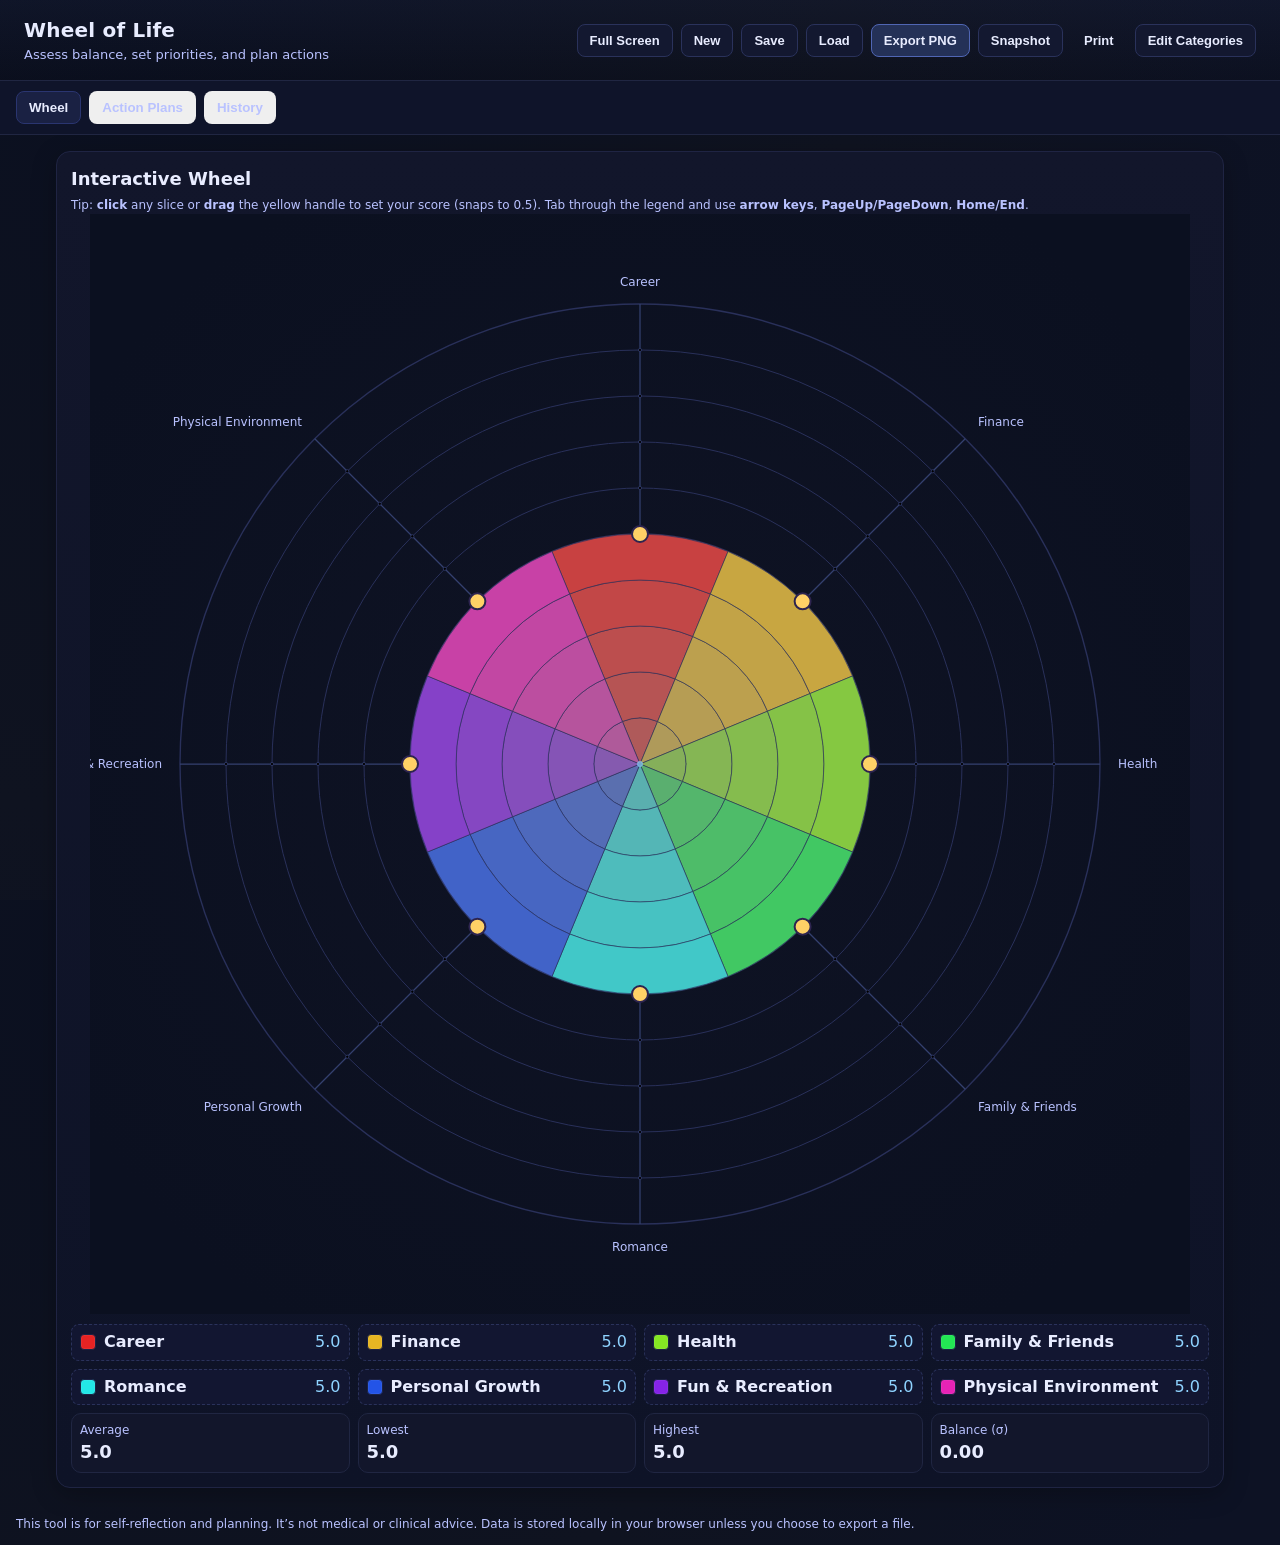
<file: previous_monoliths/index (v0.7).html>
<!DOCTYPE html>
<html lang="en">
<head>
  <meta charset="utf-8" />
  <title>Wheel of Life — Interactive Workshop App</title>
  <meta name="viewport" content="width=device-width, initial-scale=1" />
  <style>
    :root{
      --bg: #0f1320;
      --surface: #161a2b;
      --text: #e8ecff;
      --muted: #b9c2ff;
      --accent: #6ea8fe;
      --accent-2:#8fd3ff;
      --ring: #29305a;
      --handle: #ffd166;
      --panel: #0e1330;
      --border: #202642;
      --band-stroke: #2a325b;
      --swatch-border: #1c2244;
      --focus: #9fd7ff;
      --danger: #ef5350;
      --input-bg: #0c1130;
      --input-border: #2a325b;
      --input-border-focus: #4b5cc2;
      --input-placeholder: #8aa0d6;
    }
    * { box-sizing: border-box; }
    html, body { height: 100%; }
    body {
      margin: 0;
      background: radial-gradient(1200px circle at 10% 10%, #0b1020 0%, #0f1320 60%, #0d1224 100%);
      color: var(--text);
      font-family: system-ui, -apple-system, Segoe UI, Roboto, Helvetica, Arial, "Apple Color Emoji","Segoe UI Emoji";
      line-height: 1.4;
    }

    header {
      padding: 16px 24px;
      display: flex; gap: 12px; align-items: center; justify-content: space-between;
      border-bottom: 1px solid #202642;
      background: linear-gradient(180deg, rgba(35,44,78,0.2), rgba(10,12,22,0.2));
      position: sticky; top:0; z-index: 20;
    }
    header h1 { margin:0; font-size: 20px; letter-spacing: 0.2px; }
    .sub { color: var(--muted); font-size: 13px; margin-top: 2px; }
    .toolbar { display: flex; gap: 8px; flex-wrap: wrap; }

    .btn {
      padding: 8px 12px; border-radius: 8px; border: 1px solid #2a325b;
      background: #131830; color: var(--text); cursor: pointer; font-weight: 600; font-size: 13px;
    }
    .btn:hover { border-color: #3c4575; background: #161c37; }
    .btn.primary { background: #243157; border-color: #5066b4; }
    .btn.primary:hover { background: #283766; }
    .btn.ghost { background: transparent; border-color: transparent; }
    .btn.danger { background: #3b1d24; border-color: #69323f; color: #ffd8de; }

    /* Tabs */
    .tabs {
      display: flex; gap: 8px; padding: 10px 16px; border-bottom: 1px solid #202642; background: #0f142a;
      position: sticky; top:58px; z-index: 15;
    }
    .tab {
      padding: 8px 12px; border-radius: 8px; border: 1px solid transparent; cursor: pointer; font-weight: 700;
      color: var(--muted);
    }
    .tab.active { color: var(--text); background: #1a2143; border-color: #2a3570; }

    main { padding: 16px; max-width: 1200px; margin: 0 auto; }

    .card {
      background: linear-gradient(180deg, #12162b, #0e1327);
      border: 1px solid #1f2443; border-radius: 14px;
      padding: 14px; box-shadow: 0 6px 24px rgba(0,0,0,0.25);
    }
    .card h2 { margin: 0 0 6px; font-size: 18px; }
    .small { font-size: 12px; color: var(--muted); }

    /* Wheel container goes full width */
    .wheel-wrap { position: relative; min-height: 640px; display: grid; place-items: center; }
    #wheel { width: 100%; max-width: 1100px; height: auto; aspect-ratio: 1 / 1; }

    /* Legend with swatches */
    .legend {
      display: grid; grid-template-columns: repeat(auto-fit, minmax(260px,1fr)); gap: 8px; margin-top: 10px;
    }
    .legend .row {
      display: grid; grid-template-columns: auto 1fr auto; gap: 8px;
      align-items: center; padding: 6px 8px; border: 1px dashed #2a325b; border-radius: 8px;
      background: #121631;
    }
    .swatch {
      width: 16px; height: 16px; border-radius: 4px; border: 1px solid var(--swatch-border);
      box-shadow: inset 0 0 0 1px rgba(255,255,255,0.05);
    }
    .legend .name { font-weight: 600; }
    .legend .val { font-variant-numeric: tabular-nums; color: var(--accent-2); }

    .statline {
      display: grid; grid-template-columns: repeat(4,1fr); gap: 8px; margin-top: 8px;
    }
    .stat { border: 1px solid var(--border); border-radius: 10px; padding: 8px; background: #12162b; }
    .stat .label { font-size: 12px; color: var(--muted); }
    .stat .value { font-weight: 800; font-size: 18px; }

    /* Action Plans page */
    .plans-panel { display: grid; gap: 16px; }
    .plan-row {
      border: 1px solid var(--border); border-radius: 10px; padding: 12px;
      background: var(--panel);
    }
    .plan-head { display:flex; justify-content: space-between; align-items:center; gap: 8px; }
    .plan-title { font-weight: 800; }
    .plan-score { font-variant-numeric: tabular-nums; color: var(--accent-2); font-weight: 700; }

    .steps-header {
      margin-top: 8px; color: var(--muted); font-size: 12px;
    }
    .steps-grid {
      display: grid;
      grid-template-columns: repeat(5, minmax(0,1fr));
      gap: 8px;
      margin-top: 6px;
    }
    @media (max-width: 750px) {
      .steps-grid { grid-template-columns: repeat(2, minmax(0,1fr)); }
    }
    .step-wrap {
      display: grid; gap: 6px;
    }
    .step-label {
      font-size: 11px; color: var(--muted);
    }
    input.step {
      width: 100%;
      padding: 8px;
      border-radius: 8px;
      border: 1px solid var(--input-border);
      background: var(--input-bg);
      color: var(--text);
      font-size: 13px;
    }
    input.step::placeholder { color: var(--input-placeholder); }
    input.step:focus {
      outline: none;
      border-color: var(--input-border-focus);
      box-shadow: 0 0 0 3px rgba(143, 211, 255, 0.2);
    }
    input.step[disabled] {
      opacity: 0.45;
      cursor: not-allowed;
    }

    /* Modal */
    .modal-overlay {
      position: fixed; inset: 0; background: rgba(0,0,0,0.6); display: none; place-items: center; z-index: 1000;
    }
    .modal { width: min(760px, 94vw); background: #0f142a; border: 1px solid #2a325b; border-radius: 12px; box-shadow: 0 10px 40px rgba(0,0,0,0.5); }
    .modal header { display:flex; justify-content: space-between; align-items: center; padding: 12px 14px; border-bottom: 1px solid #2a325b; }
    .modal header h3 { margin:0; font-size: 18px; }
    .modal .content { padding: 12px 14px; display: grid; gap: 8px; }
    .edit-list { display: grid; gap: 6px; }
    .edit-row {
      display: grid; grid-template-columns: auto 1fr auto; gap: 6px; align-items: center;
      background: var(--panel); border: 1px solid var(--border); border-radius: 8px; padding: 6px;
    }
    .edit-row input[type="text"] {
      width: 100%; border: 1px solid var(--input-border); border-radius: 6px; padding: 6px;
      background: var(--input-bg); color: var(--text);
    }
    .modal .footer { display:flex; justify-content: flex-end; gap: 8px; padding: 12px 14px; border-top: 1px solid #2a325b; }

    .footer-note { padding: 12px 16px; color: var(--muted); font-size: 12px; }

    /* SVG classes */
    .ring { stroke: var(--ring); fill: none; }
    .axis { stroke: #34406f; stroke-width: 1.25; }
    .tick { stroke: #2f3967; stroke-width: 0.9; }
    .cat-label { font-size: 12px; fill: var(--muted); }
    .handle { fill: var(--handle); stroke: #2d244f; stroke-width: 2; cursor: pointer; }
    .overlay { fill: transparent; cursor: crosshair; }
    .center-dot { fill: #8fd3ff; opacity: 0.7; }
    .band { stroke: var(--band-stroke); stroke-width: 0.6; stroke-linejoin: round; }

    /* Page visibility */
    .page { display: none; }
    .page.active { display: block; }

    /* Screen-reader utility */
    .sr-live { position: absolute; left: -9999px; width: 1px; height: 1px; overflow: hidden; }

    /* History page */
    .history-toolbar { display:flex; gap:8px; margin-bottom:8px; flex-wrap:wrap; }
    .history-table { width: 100%; border-collapse: collapse; }
    .history-table th, .history-table td {
      border: 1px solid #28305a; padding: 8px; font-size: 13px;
    }
    .history-table th { background: #0f142a; color: var(--muted); text-align: left; }
    .history-table tr:nth-child(even) td { background: #101535; }
  </style>
</head>
<body>
  <header>
    <div>
      <h1>Wheel of Life</h1>
      <div class="sub">Assess balance, set priorities, and plan actions</div>
    </div>
    <div class="toolbar">
      <button class="btn" id="btnFullscreen" title="Enter full-screen">Full Screen</button>
      <button class="btn" id="btnNew" title="Start fresh (neutral)">New</button>
      <button class="btn" id="btnSave" title="Save Current">Save</button>
      <button class="btn" id="btnLoad" title="Load Current">Load</button>
      <button class="btn primary" id="btnExport" title="Export Wheel (PNG)">Export PNG</button>
      <button class="btn" id="btnSnapshot" title="Add a time-series snapshot">Snapshot</button>
      <button class="btn ghost" id="btnPrint" title="Print / PDF">Print</button>
      <button class="btn" id="btnEditCats" title="Edit Categories">Edit Categories</button>
      <input type="file" id="fileInput" accept=".json,.txt" style="display:none" />
      <input type="file" id="snapFileInput" accept=".json,.txt" style="display:none" />
    </div>
  </header>

  <!-- Tabs -->
  <div class="tabs">
    <button class="tab active" data-tab="wheel">Wheel</button>
    <button class="tab" data-tab="actions">Action Plans</button>
    <button class="tab" data-tab="history">History</button>
  </div>

  <main>
    <!-- PAGE: WHEEL -->
    <section id="page-wheel" class="page active">
      <section class="card">
        <h2>Interactive Wheel</h2>
        <div class="small">
          Tip: <strong>click</strong> any slice or <strong>drag</strong> the yellow handle to set your score (snaps to 0.5).
          Tab through the legend and use <strong>arrow keys</strong>, <strong>PageUp/PageDown</strong>, <strong>Home/End</strong>.
        </div>

        <div class="wheel-wrap">
          <!-- Responsive SVG -->
          <svg id="wheel" viewBox="0 0 1100 1100" aria-label="Wheel of Life chart" role="img" xmlns="http://www.w3.org/2000/svg">
            <!-- Background -->
            <defs>
              <radialGradient id="bgGrad" cx="50%" cy="50%" r="60%">
                <stop offset="0%" stop-color="#0f1324"></stop>
                <stop offset="100%" stop-color="#0b1020"></stop>
              </radialGradient>
            </defs>
            <rect x="0" y="0" width="1100" height="1100" fill="url(#bgGrad)"></rect>

            <!-- Rings and axes groups -->
            <g id="rings"></g>
            <g id="axes"></g>
            <g id="ticks"></g>

            <!-- Bands (stacked arc segments) -->
            <g id="bands"></g>

            <!-- Labels -->
            <g id="labels"></g>

            <!-- Handles -->
            <g id="handles"></g>

            <!-- center dot -->
            <circle class="center-dot" cx="550" cy="550" r="3"></circle>

            <!-- interaction overlay to capture clicks anywhere -->
            <rect class="overlay" x="0" y="0" width="1100" height="1100"></rect>
          </svg>

          <!-- live region for screen readers -->
          <div class="sr-live" aria-live="polite" aria-atomic="true" id="liveRegion"></div>
        </div>

        <!-- Legend with swatches -->
        <div class="legend" id="legend" aria-label="Category legend and current scores"></div>

        <div class="statline">
          <div class="stat">
            <div class="label">Average</div>
            <div class="value" id="avgVal">5.0</div>
          </div>
          <div class="stat">
            <div class="label">Lowest</div>
            <div class="value" id="minVal">5.0</div>
          </div>
          <div class="stat">
            <div class="label">Highest</div>
            <div class="value" id="maxVal">5.0</div>
          </div>
          <div class="stat">
            <div class="label">Balance (σ)</div>
            <div class="value" id="stdVal">0.00</div>
          </div>
        </div>
      </section>
    </section>

    <!-- PAGE: ACTION PLANS -->
    <section id="page-actions" class="page">
      <section class="card">
        <h2>Action Plans</h2>
        <div class="small">For each category, plan one step for every point missing from a full 10.</div>

        <div id="plansPanel" class="plans-panel"></div>
      </section>
    </section>

    <!-- PAGE: HISTORY -->
    <section id="page-history" class="page">
      <section class="card">
        <h2>History (Time Series)</h2>
        <div class="small">Snapshots are stored locally on this device. You can export/import them for portability.</div>

        <div class="history-toolbar">
          <button class="btn" id="btnExportSnaps">Export Snapshots (JSON)</button>
          <button class="btn" id="btnImportSnaps">Import Snapshots</button>
          <button class="btn danger" id="btnClearSnaps">Clear All Snapshots</button>
        </div>

        <table class="history-table" id="historyTable" aria-label="Snapshot history">
          <thead>
            <tr>
              <th>Date</th>
              <th>Average</th>
              <th>Balance (σ)</th>
              <th>Categories</th>
              <th>Actions</th>
            </tr>
          </thead>
          <tbody></tbody>
        </table>

        <div class="small" style="margin-top:8px;">
          Coming next: per-category trend lines, moving averages, volatility, deltas from baseline, and pre/post comparison.
        </div>
      </section>
    </section>
  </main>

  <div class="footer-note">
    This tool is for self-reflection and planning. It’s not medical or clinical advice. Data is stored locally in your browser unless you choose to export a file.
  </div>

  <!-- Modal: Edit Categories -->
  <div id="modalOverlay" class="modal-overlay" aria-hidden="true">
    <div class="modal" role="dialog" aria-modal="true" aria-labelledby="modalTitle">
      <header>
        <h3 id="modalTitle">Edit Categories</h3>
        <button class="btn" id="btnCloseModal" aria-label="Close">Close</button>
      </header>
      <div class="content">
        <div class="small">Rename, reorder, add/remove. Changes update the wheel instantly.</div>
        <div id="editList" class="edit-list"></div>
      </div>
      <div class="footer">
        <button class="btn" id="btnAddCategory">Add Category</button>
        <button class="btn danger" id="btnResetCategories">Reset to Defaults</button>
      </div>
    </div>
  </div>

  <script>
    // ---------- CONFIG ----------
    const MAX_VALUE = 10;
    const SIZE = 1100;
    const CX = SIZE / 2;
    const CY = SIZE / 2;
    const MARGIN = 60;
    const RADIUS = (SIZE / 2) - MARGIN - 30;
    const BAND_THICKNESS = RADIUS / MAX_VALUE;

    const STEP_FINE = 0.5; // snap increment
    const STEP_COARSE = 1.0;

    const STATE_KEY = 'wheelOfLifeState.v6';           // current session values & plans
    const SNAPSHOTS_KEY = 'wheelOfLifeSnapshots.v1';   // time series data

    // Disable mode for action steps (how many boxes to disable based on score)
    // Options: 'floor' | 'round' | 'ceil'
    const DISABLE_MODE = 'floor';

    // Saturation curve (less saturated center -> more saturated edge)
    const SAT_MIN = 30;  // %
    const SAT_MAX = 80;  // %
    const LIGHTNESS = 52; // %

    const DEFAULT_CATEGORIES = [
      "Career",
      "Finance",
      "Health",
      "Family & Friends",
      "Romance",
      "Personal Growth",
      "Fun & Recreation",
      "Physical Environment"
    ];

    // ---------- STATE ----------
    let categories = [...DEFAULT_CATEGORIES];
    let values = new Array(categories.length).fill(5); // neutral
    let notes = new Array(categories.length).fill(''); // retained for compatibility
    // New: per-category step plans (10 boxes each)
    let steps = new Array(categories.length).fill(null).map(()=> new Array(10).fill(''));

    let draggingIndex = null;
    let pointerId = null;

    // Snapshots: [{ts, categories, values}]
    let snapshots = [];

    // ---------- UTILS ----------
    function angleForIndex(i, count=categories.length) {
      const step = (2 * Math.PI) / count;
      return -Math.PI/2 + (i * step);
    }
    function stepAngle(count=categories.length) { return (2 * Math.PI) / count; }
    function pointOnCircle(theta, r) { return { x: CX + r * Math.cos(theta), y: CY + r * Math.sin(theta) }; }
    function clamp(val, min, max) { return Math.max(min, Math.min(max, val)); }
    function roundTo(val, step=STEP_FINE) { return Math.round(val / step) * step; }
    function valueToRadius(v) { return (v / MAX_VALUE) * RADIUS; }
    function radiusToValue(r) { return clamp(roundTo((r / RADIUS) * MAX_VALUE, STEP_FINE), 0, MAX_VALUE); }
    function fmtDate(ts) { return new Date(ts).toLocaleString(); }
    function arrayAvg(arr){ return arr.reduce((a,b)=>a+b,0)/arr.length; }
    function arrayStd(arr){
      const avg = arrayAvg(arr);
      return Math.sqrt(arr.reduce((s,v)=>s+Math.pow(v-avg,2),0)/arr.length);
    }
    function disabledCountForValue(v){
      if (DISABLE_MODE==='ceil') return Math.min(MAX_VALUE, Math.ceil(v));
      if (DISABLE_MODE==='round') return Math.min(MAX_VALUE, Math.round(v));
      return Math.min(MAX_VALUE, Math.floor(v)); // default
    }

    function hslToHex(h, s, l) {
      s/=100; l/=100;
      const c = (1 - Math.abs(2*l-1)) * s;
      const x = c * (1 - Math.abs((h/60)%2 - 1));
      const m = l - c/2;
      let r=0,g=0,b=0;
      if (0<=h && h<60){ r=c; g=x; b=0; }
      else if (60<=h && h<120){ r=x; g=c; b=0; }
      else if (120<=h && h<180){ r=0; g=c; b=x; }
      else if (180<=h && h<240){ r=0; g=x; b=c; }
      else if (240<=h && h<300){ r=x; g=0; b=c; }
      else { r=c; g=0; b=x; }
      r = Math.round((r+m)*255); g = Math.round((g+m)*255); b = Math.round((b+m)*255);
      const toHex = (v)=> v.toString(16).padStart(2,'0');
      return `#${toHex(r)}${toHex(g)}${toHex(b)}`;
    }
    function buildPalette(count=categories.length) {
      const hues = [];
      for (let i=0;i<count;i++){
        const h = (i * 360) / count;
        hues.push(h);
      }
      return hues;
    }
    let paletteHues = buildPalette();

    function saveLocal() {
      const payload = { categories, values, notes, steps, ts: Date.now() };
      try { localStorage.setItem(STATE_KEY, JSON.stringify(payload)); } catch(e) {}
    }
    function loadLocal() {
      try {
        const raw = localStorage.getItem(STATE_KEY);
        if (!raw) return false;
        const obj = JSON.parse(raw);
        if (!obj || !obj.categories || !obj.values) return false;
        categories = obj.categories;
        values = obj.values.map(v=> roundTo(v, STEP_FINE));
        notes = obj.notes || new Array(categories.length).fill('');
        steps = obj.steps && Array.isArray(obj.steps)
          ? obj.steps.map(arr => (Array.isArray(arr) ? arr.slice(0,10).concat(new Array(Math.max(0,10-(arr.length||0))).fill('')) : new Array(10).fill('')))
          : new Array(categories.length).fill(null).map(()=> new Array(10).fill(''));
        ensureArrayLengths();
        return true;
      } catch(e) { return false; }
    }
    function ensureArrayLengths() {
      if (values.length !== categories.length) values = new Array(categories.length).fill(5);
      if (notes.length !== categories.length) notes = new Array(categories.length).fill('');
      if (steps.length !== categories.length) steps = new Array(categories.length).fill(null).map(()=> new Array(10).fill(''));
    }

    function saveSnapshots() {
      const payload = { snaps: snapshots };
      try { localStorage.setItem(SNAPSHOTS_KEY, JSON.stringify(payload)); } catch(e) {}
    }
    function loadSnapshots() {
      try {
        const raw = localStorage.getItem(SNAPSHOTS_KEY);
        if (!raw) return false;
        const obj = JSON.parse(raw);
        if (!obj || !obj.snaps) return false;
        snapshots = obj.snaps;
        return true;
      } catch(e) { return false; }
    }

    // ---------- SVG refs ----------
    const svgEl = document.getElementById('wheel');
    const ringsG = document.getElementById('rings');
    const axesG = document.getElementById('axes');
    const ticksG = document.getElementById('ticks');
    const bandsG = document.getElementById('bands');
    const labelsG = document.getElementById('labels');
    const handlesG = document.getElementById('handles');
    const overlayEl = document.querySelector('.overlay');
    const legendEl = document.getElementById('legend');
    const liveRegion = document.getElementById('liveRegion');

    // ---------- DRAW ----------
    function drawBase() {
      ringsG.innerHTML = '';
      axesG.innerHTML = '';
      ticksG.innerHTML = '';
      labelsG.innerHTML = '';
      handlesG.innerHTML = '';
      bandsG.innerHTML = '';
      paletteHues = buildPalette(categories.length);

      // Rings (per unit)
      for (let r=BAND_THICKNESS; r <= RADIUS + 0.001; r += BAND_THICKNESS) {
        const c = document.createElementNS('http://www.w3.org/2000/svg','circle');
        c.setAttribute('cx', CX); c.setAttribute('cy', CY); c.setAttribute('r', r.toFixed(2));
        c.setAttribute('class','ring'); c.setAttribute('stroke-width', (r % (RADIUS/2) === 0) ? '1.4' : '1.0');
        ringsG.appendChild(c);
      }

      // Axes + labels + ticks
      const count = categories.length;
      const step = stepAngle(count);
      for (let i=0;i<count;i++){
        const theta = angleForIndex(i,count);
        const end = pointOnCircle(theta, RADIUS);

        const axis = document.createElementNS('http://www.w3.org/2000/svg','line');
        axis.setAttribute('x1', CX); axis.setAttribute('y1', CY);
        axis.setAttribute('x2', end.x.toFixed(2)); axis.setAttribute('y2', end.y.toFixed(2));
        axis.setAttribute('class','axis');
        axesG.appendChild(axis);

        // ticks
        for (let v=1; v<MAX_VALUE; v++){
          const tPt = pointOnCircle(theta, v * BAND_THICKNESS);
          const tick = document.createElementNS('http://www.w3.org/2000/svg','circle');
          tick.setAttribute('cx', tPt.x.toFixed(2)); tick.setAttribute('cy', tPt.y.toFixed(2));
          tick.setAttribute('r', 1.6); tick.setAttribute('class','tick');
          ticksG.appendChild(tick);
        }

        // Label
        const labelR = RADIUS + 18;
        const labelPt = pointOnCircle(theta, labelR);
        const lab = document.createElementNS('http://www.w3.org/2000/svg','text');
        lab.setAttribute('x', labelPt.x.toFixed(2));
        lab.setAttribute('y', labelPt.y.toFixed(2));
        lab.setAttribute('class','cat-label');
        lab.setAttribute('text-anchor', (Math.abs(Math.cos(theta))<0.3) ? 'middle' : (Math.cos(theta)>0 ? 'start' : 'end'));
        lab.setAttribute('dominant-baseline', (Math.sin(theta)>0.3) ? 'hanging' : (Math.sin(theta)<-0.3 ? 'baseline' : 'middle'));
        lab.textContent = categories[i];
        labelsG.appendChild(lab);

        // Handle at current snapped value
        const hv = values[i];
        const hp = pointOnCircle(theta, valueToRadius(hv));
        const handle = document.createElementNS('http://www.w3.org/2000/svg','circle');
        handle.setAttribute('cx', hp.x.toFixed(2)); handle.setAttribute('cy', hp.y.toFixed(2));
        handle.setAttribute('r', 8);
        handle.setAttribute('data-index', i);
        handle.setAttribute('class','handle');
        handlesG.appendChild(handle);
      }

      // Bands (stacked arcs)
      buildBands();
      updateBands();
      updateLegend();
      updateStats();
      buildPlansPanel();
      buildHistoryTable();
      buildA11yControls();
    }

    function buildBands() {
      const count = categories.length;
      for (let i=0;i<count;i++){
        const g = document.createElementNS('http://www.w3.org/2000/svg','g');
        g.setAttribute('class','category-bands');
        g.setAttribute('data-index', i);
        bandsG.appendChild(g);
      }
    }

    // Annular sector path
    function annularSectorPath(r0, r1, start, end) {
      const pStartInner = pointOnCircle(start, r0);
      const pEndInner = pointOnCircle(end, r0);
      const pEndOuter = pointOnCircle(end, r1);
      const pStartOuter = pointOnCircle(start, r1);
      const largeArcFlag = 0;
      if (r0 < 0.0001) {
        return `M ${CX} ${CY}
                L ${pStartOuter.x.toFixed(2)} ${pStartOuter.y.toFixed(2)}
                A ${r1.toFixed(2)} ${r1.toFixed(2)} 0 ${largeArcFlag} 1 ${pEndOuter.x.toFixed(2)} ${pEndOuter.y.toFixed(2)}
                Z`;
      }
      return `M ${pStartOuter.x.toFixed(2)} ${pStartOuter.y.toFixed(2)}
              A ${r1.toFixed(2)} ${r1.toFixed(2)} 0 ${largeArcFlag} 1 ${pEndOuter.x.toFixed(2)} ${pEndOuter.y.toFixed(2)}
              L ${pEndInner.x.toFixed(2)} ${pEndInner.y.toFixed(2)}
              A ${r0.toFixed(2)} ${r0.toFixed(2)} 0 ${largeArcFlag} 0 ${pStartInner.x.toFixed(2)} ${pStartInner.y.toFixed(2)}
              Z`;
    }

    function bandColor(hue, bandIndex) {
      const s = SAT_MIN + (bandIndex / MAX_VALUE) * (SAT_MAX - SAT_MIN);
      return hslToHex(hue, s, LIGHTNESS);
    }

    function updateBands() {
      const count = categories.length;
      const step = stepAngle(count);
      for (let i=0;i<count;i++){
        const group = bandsG.querySelector(`.category-bands[data-index="${i}"]`);
        group.innerHTML = '';

        const thetaCenter = angleForIndex(i, count);
        const start = thetaCenter - step/2;
        const end = thetaCenter + step/2;
        const v = values[i];
        const full = Math.floor(v);
        const frac = v - full;
        const hue = paletteHues[i];

        // Full bands
        for (let j=0; j<full; j++){
          const r0 = j * BAND_THICKNESS;
          const r1 = (j+1) * BAND_THICKNESS;
          const path = document.createElementNS('http://www.w3.org/2000/svg','path');
          path.setAttribute('class','band');
          path.setAttribute('d', annularSectorPath(r0, r1, start, end));
          path.setAttribute('fill', bandColor(hue, j+1));
          group.appendChild(path);
        }

        // Fractional band (0.5 only or none because we snap)
        if (frac > 0) {
          const r0 = full * BAND_THICKNESS;
          const r1 = r0 + frac * BAND_THICKNESS;
          const path = document.createElementNS('http://www.w3.org/2000/svg','path');
          path.setAttribute('class','band');
          path.setAttribute('d', annularSectorPath(r0, r1, start, end));
          path.setAttribute('fill', bandColor(hue, full+1));
          group.appendChild(path);
        }
      }
    }

    function updateLegend() {
      legendEl.innerHTML = '';
      for (let i=0;i<categories.length;i++){
        const row = document.createElement('div');
        row.className = 'row';

        const swatch = document.createElement('div');
        swatch.className = 'swatch';
        swatch.style.background = bandColor(paletteHues[i], MAX_VALUE);

        const name = document.createElement('div');
        name.className='name';
        name.textContent = categories[i];

        const val = document.createElement('div');
        val.className='val';
        val.textContent = values[i].toFixed(1);

        row.appendChild(swatch);
        row.appendChild(name);
        row.appendChild(val);
        legendEl.appendChild(row);
      }
    }

    function updateStats() {
      const avg = arrayAvg(values);
      const std = arrayStd(values);
      document.getElementById('avgVal').textContent = avg.toFixed(1);
      document.getElementById('minVal').textContent = Math.min(...values).toFixed(1);
      document.getElementById('maxVal').textContent = Math.max(...values).toFixed(1);
      document.getElementById('stdVal').textContent = std.toFixed(2);
    }

    // ---------- INTERACTION ----------
    function nearestAxisIndex(theta) {
      const count = categories.length;
      let best = 0, bestDiff = Infinity;
      for (let i=0;i<count;i++){
        const a = angleForIndex(i,count);
        let diff = Math.abs(Math.atan2(Math.sin(theta-a), Math.cos(theta-a)));
        if (diff < bestDiff) { bestDiff = diff; best = i; }
      }
      return best;
    }

    function onOverlayPointerDown(e) {
      overlayEl.setPointerCapture(e.pointerId);
      pointerId = e.pointerId;

      const svgPt = clientToSvg(e.clientX, e.clientY);
      const dx = svgPt.x - CX, dy = svgPt.y - CY;
      const theta = Math.atan2(dy, dx);
      const r = Math.sqrt(dx*dx + dy*dy);
      const index = nearestAxisIndex(theta);

      const newVal = radiusToValue(clamp(r, 0, RADIUS));
      setValue(index, newVal, {announce:true});
      draggingIndex = index;
    }
    function onOverlayPointerMove(e) {
      if (draggingIndex === null || e.pointerId !== pointerId) return;
      const svgPt = clientToSvg(e.clientX, e.clientY);
      const dx = svgPt.x - CX, dy = svgPt.y - CY;
      const r = Math.sqrt(dx*dx + dy*dy);
      setValue(draggingIndex, radiusToValue(clamp(r, 0, RADIUS)));
    }
    function onOverlayPointerUp(e) {
      if (e.pointerId === pointerId) {
        overlayEl.releasePointerCapture(e.pointerId);
        draggingIndex = null;
        pointerId = null;
        saveLocal();
      }
    }

    // Drag directly on handle
    function onHandlePointerDown(e) {
      const idx = parseInt(e.target.getAttribute('data-index'), 10);
      handlesG.setPointerCapture(e.pointerId);
      pointerId = e.pointerId;
      draggingIndex = idx;
    }
    function onHandlePointerMove(e) {
      if (draggingIndex === null || e.pointerId !== pointerId) return;
      const svgPt = clientToSvg(e.clientX, e.clientY);
      const dx = svgPt.x - CX, dy = svgPt.y - CY;
      const r = Math.sqrt(dx*dx + dy*dy);
      setValue(draggingIndex, radiusToValue(clamp(r, 0, RADIUS)));
    }
    function onHandlePointerUp(e) {
      if (e.pointerId === pointerId) {
        handlesG.releasePointerCapture(e.pointerId);
        draggingIndex = null; pointerId = null; saveLocal();
      }
    }

    function clientToSvg(clientX, clientY) {
      const pt = svgEl.createSVGPoint();
      pt.x = clientX; pt.y = clientY;
      const screenCTM = svgEl.getScreenCTM();
      return pt.matrixTransform(screenCTM.inverse());
    }

    function setValue(i, v, opts={}) {
      const snapped = roundTo(v, STEP_FINE);
      values[i] = snapped;
      updateBands();
      moveHandlesToValues();
      updateLegend();
      updateStats();
      buildPlansPanel(); // re-render steps enabling/disabling
      if (opts.announce) announce(`${categories[i]} set to ${values[i].toFixed(1)} of 10.`);
    }

    function moveHandlesToValues() {
      const count = categories.length;
      const handles = handlesG.querySelectorAll('.handle');
      handles.forEach((h,i)=>{
        const th = angleForIndex(i,count);
        const p = pointOnCircle(th, valueToRadius(values[i]));
        h.setAttribute('cx', p.x.toFixed(2)); h.setAttribute('cy', p.y.toFixed(2));
      });
    }

    function buildA11yControls() {
      // Legend rows act as sliders for keyboard
      legendEl.querySelectorAll('.row').forEach((row, i)=>{
        row.setAttribute('tabindex', '0');
        row.setAttribute('role', 'slider');
        row.setAttribute('aria-valuemin', '0');
        row.setAttribute('aria-valuemax', '10');
        row.setAttribute('aria-valuenow', values[i].toFixed(1));
        row.setAttribute('aria-label', `${categories[i]} score`);
        row.addEventListener('keydown', (e)=>{
          if (e.key === 'ArrowRight' || e.key === 'ArrowUp') {
            setValue(i, clamp(roundTo(values[i] + STEP_FINE, STEP_FINE), 0, MAX_VALUE), {announce:true});
            row.setAttribute('aria-valuenow', values[i].toFixed(1));
            e.preventDefault();
          } else if (e.key === 'ArrowLeft' || e.key === 'ArrowDown') {
            setValue(i, clamp(roundTo(values[i] - STEP_FINE, STEP_FINE), 0, MAX_VALUE), {announce:true});
            row.setAttribute('aria-valuenow', values[i].toFixed(1));
            e.preventDefault();
          } else if (e.key === 'PageUp') {
            setValue(i, clamp(roundTo(values[i] + STEP_COARSE, STEP_FINE), 0, MAX_VALUE), {announce:true});
            row.setAttribute('aria-valuenow', values[i].toFixed(1));
            e.preventDefault();
          } else if (e.key === 'PageDown') {
            setValue(i, clamp(roundTo(values[i] - STEP_COARSE, STEP_FINE), 0, MAX_VALUE), {announce:true});
            row.setAttribute('aria-valuenow', values[i].toFixed(1));
            e.preventDefault();
          } else if (e.key === 'Home') {
            setValue(i, 0, {announce:true});
            row.setAttribute('aria-valuenow', values[i].toFixed(1));
            e.preventDefault();
          } else if (e.key === 'End') {
            setValue(i, 10, {announce:true});
            row.setAttribute('aria-valuenow', values[i].toFixed(1));
            e.preventDefault();
          }
        });
      });
    }

    function announce(msg) { liveRegion.textContent = msg; }

    // ---------- Action Plans page ----------
    function buildPlansPanel() {
      const panel = document.getElementById('plansPanel');
      if (!panel) return;
      panel.innerHTML = '';
      for (let i=0;i<categories.length;i++){
        const row = document.createElement('div');
        row.className = 'plan-row';

        const head = document.createElement('div');
        head.className = 'plan-head';
        const title = document.createElement('div'); title.className='plan-title'; title.textContent = categories[i];
        const score = document.createElement('div'); score.className='plan-score'; score.textContent = values[i].toFixed(1);
        head.appendChild(title); head.appendChild(score);

        const stepsHeader = document.createElement('div');
        const disabledCount = disabledCountForValue(values[i]);
        const enabledCount = MAX_VALUE - disabledCount;
        stepsHeader.className = 'steps-header';
        stepsHeader.textContent = `Steps to write: ${enabledCount} (current score disables ${disabledCount} of 10)`;

        const grid = document.createElement('div');
        grid.className = 'steps-grid';

        // Ensure steps array has length 10 for this category
        if (!Array.isArray(steps[i]) || steps[i].length !== MAX_VALUE) {
          steps[i] = new Array(MAX_VALUE).fill('');
        }

        for (let j=0; j<MAX_VALUE; j++){
          const wrap = document.createElement('div');
          wrap.className = 'step-wrap';

          const label = document.createElement('div');
          label.className = 'step-label';
          label.textContent = `Step ${j+1}`;

          const input = document.createElement('input');
          input.type = 'text';
          input.className = 'step';
          input.placeholder = `Plan for level ${j+1}`;
          input.value = steps[i][j] || '';
          const isDisabled = j < disabledCount;
          if (isDisabled) input.setAttribute('disabled','true'); else input.removeAttribute('disabled');

          input.addEventListener('input', ()=>{
            steps[i][j] = input.value;
            saveLocal();
          });

          wrap.appendChild(label);
          wrap.appendChild(input);
          grid.appendChild(wrap);
        }

        row.appendChild(head);
        row.appendChild(stepsHeader);
        row.appendChild(grid);
        panel.appendChild(row);
      }
    }

    // ---------- Snapshots (History) ----------
    function takeSnapshot() {
      const snap = {
        ts: Date.now(),
        categories: [...categories],
        values: values.map(v=> roundTo(v, STEP_FINE)), // ensure 0.5 snap
      };
      snapshots.push(snap);
      saveSnapshots();
      buildHistoryTable();
      announce('Snapshot saved.');
    }

    function buildHistoryTable() {
      const tbody = document.querySelector('#historyTable tbody');
      if (!tbody) return;
      tbody.innerHTML = '';
      snapshots
        .slice()
        .sort((a,b)=> a.ts - b.ts)
        .forEach((snap)=>{
          const tr = document.createElement('tr');

          const tdDate = document.createElement('td'); tdDate.textContent = fmtDate(snap.ts);
          const avg = arrayAvg(snap.values);
          const std = arrayStd(snap.values);
          const tdAvg = document.createElement('td'); tdAvg.textContent = avg.toFixed(1);
          const tdStd = document.createElement('td'); tdStd.textContent = std.toFixed(2);
          const tdCats = document.createElement('td'); tdCats.textContent = `${snap.categories.length} categories`;

          const tdAct = document.createElement('td');
          const btnDelete = document.createElement('button'); btnDelete.className='btn danger'; btnDelete.textContent='Delete';
          btnDelete.addEventListener('click', ()=>{
            const i = snapshots.findIndex(s=> s.ts === snap.ts);
            if (i>-1) {
              snapshots.splice(i,1);
              saveSnapshots();
              buildHistoryTable();
            }
          });
          tdAct.appendChild(btnDelete);

          tr.appendChild(tdDate);
          tr.appendChild(tdAvg);
          tr.appendChild(tdStd);
          tr.appendChild(tdCats);
          tr.appendChild(tdAct);
          tbody.appendChild(tr);
        });
    }

    function exportSnapshots() {
      const payload = { snapshots };
      const blob = new Blob([JSON.stringify(payload,null,2)], {type: 'application/json'});
      const a = document.createElement('a');
      a.href = URL.createObjectURL(blob);
      a.download = 'wheel-of-life-snapshots.json';
      document.body.appendChild(a); a.click(); a.remove();
      setTimeout(()=>URL.revokeObjectURL(a.href),1000);
    }

    function importSnapshots(file) {
      const reader = new FileReader();
      reader.onload = () => {
        try {
          const obj = JSON.parse(reader.result);
          if (!obj.snapshots || !Array.isArray(obj.snapshots)) throw new Error('Invalid snapshot file');
          snapshots = obj.snapshots.map(s=> ({
            ts: s.ts,
            categories: s.categories,
            values: s.values.map(v=> roundTo(v, STEP_FINE)),
          }));
          saveSnapshots();
          buildHistoryTable();
        } catch(e) {
          alert('Could not import snapshots: ' + e.message);
        }
      };
      reader.readAsText(file);
    }

    // ---------- EXPORT / IMPORT current ----------
    function svgInlineStyle() {
      return `
        .ring { stroke: #29305a; fill: none; }
        .axis { stroke: #34406f; stroke-width: 1.25; }
        .tick { stroke: #2f3967; stroke-width: 0.9; }
        .cat-label { font-size: 12px; fill: #b9c2ff; font-family: system-ui, -apple-system, Segoe UI, Roboto, Helvetica, Arial; }
        .handle { fill: #ffd166; stroke: #2d244f; stroke-width: 2; }
        .center-dot { fill: #8fd3ff; opacity: 0.7; }
        .overlay { fill: transparent; }
        .band { stroke: #2a325b; stroke-width: 0.6; stroke-linejoin: round; }
      `;
    }
    function exportPNG() {
      const clone = svgEl.cloneNode(true);
      const style = document.createElementNS('http://www.w3.org/2000/svg', 'style');
      style.setAttribute('type','text/css');
      style.textContent = svgInlineStyle();
      const defs = clone.querySelector('defs');
      if (defs) { defs.parentNode.insertBefore(style, defs.nextSibling); } else { clone.insertBefore(style, clone.firstChild); }
      const serializer = new XMLSerializer();
      let svgStr = serializer.serializeToString(clone);
      if (!svgStr.includes('xmlns="http://www.w3.org/2000/svg"')) {
        svgStr = svgStr.replace('<svg', '<svg xmlns="http://www.w3.org/2000/svg"');
      }
      const svgDataUrl = 'data:image/svg+xml;charset=utf-8,' + encodeURIComponent(svgStr);

      const canvas = document.createElement('canvas');
      canvas.width = SIZE; canvas.height = SIZE;
      const ctx = canvas.getContext('2d');

      const img = new Image();
      img.onload = () => {
        ctx.clearRect(0,0,SIZE,SIZE);
        ctx.drawImage(img, 0, 0, SIZE, SIZE);
        const png = canvas.toDataURL('image/png');

        const a = document.createElement('a');
        a.href = png;
        const dateStr = new Date().toISOString().slice(0,19).replace(/[:T]/g,'-');
        a.download = `wheel-of-life-${dateStr}.png`;
        document.body.appendChild(a);
        a.click();
        a.remove();
      };
      img.onerror = ()=> alert('Export failed: your browser may not support drawing inline SVG to canvas.');
      img.src = svgDataUrl;
    }

    function saveToFile() {
      const payload = { categories, values, notes, steps, savedAt: new Date().toISOString() };
      const blob = new Blob([JSON.stringify(payload,null,2)], {type: 'application/json'});
      const a = document.createElement('a');
      a.href = URL.createObjectURL(blob);
      a.download = 'wheel-of-life.json';
      document.body.appendChild(a); a.click(); a.remove();
      setTimeout(()=>URL.revokeObjectURL(a.href),1000);
    }
    function loadFromFile(file) {
      const reader = new FileReader();
      reader.onload = () => {
        try {
          const obj = JSON.parse(reader.result);
          if (!obj.categories || !obj.values) throw new Error('Invalid file');
          categories = obj.categories;
          values = obj.values.map(v=> roundTo(v, STEP_FINE));
          notes = obj.notes || new Array(categories.length).fill('');
          steps = obj.steps && Array.isArray(obj.steps)
            ? obj.steps.map(arr => (Array.isArray(arr) ? arr.slice(0,10).concat(new Array(Math.max(0,10-(arr.length||0))).fill('')) : new Array(10).fill('')))
            : new Array(categories.length).fill(null).map(()=> new Array(10).fill(''));
          ensureArrayLengths();
          saveLocal();
          drawBase();
        } catch(e) { alert('Could not load: ' + e.message); }
      };
      reader.readAsText(file);
    }

    // ---------- CATEGORY MODAL ----------
    const modalOverlay = document.getElementById('modalOverlay');
    function openModal() { modalOverlay.style.display = 'grid'; modalOverlay.setAttribute('aria-hidden','false'); buildEditList(); }
    function closeModal() { modalOverlay.style.display = 'none'; modalOverlay.setAttribute('aria-hidden','true'); }
    document.getElementById('btnEditCats').addEventListener('click', openModal);
    document.getElementById('btnCloseModal').addEventListener('click', closeModal);
    modalOverlay.addEventListener('click', (e)=> { if (e.target === modalOverlay) closeModal(); });

    function buildEditList() {
      const list = document.getElementById('editList');
      list.innerHTML = '';
      for (let i=0;i<categories.length;i++){
        const row = document.createElement('div');
        row.className = 'edit-row';

        const drag = document.createElement('span');
        drag.textContent = '↕';
        drag.title = 'Use ↑ ↓ buttons to reorder';
        drag.style.opacity = '0.6';

        const input = document.createElement('input');
        input.type = 'text'; input.value = categories[i];
        input.addEventListener('change', ()=>{
          categories[i] = input.value || `Category ${i+1}`;
          saveLocal(); drawBase();
        });

        const controls = document.createElement('div');
        controls.style.display='flex'; controls.style.gap='6px';

        const up = document.createElement('button'); up.className='btn'; up.textContent='↑';
        up.addEventListener('click', ()=>{
          if (i===0) return;
          swapCategory(i, i-1);
        });
        const down = document.createElement('button'); down.className='btn'; down.textContent='↓';
        down.addEventListener('click', ()=>{
          if (i===categories.length-1) return;
          swapCategory(i, i+1);
        });
        const del = document.createElement('button'); del.className='btn danger'; del.textContent='Delete';
        del.addEventListener('click', ()=>{
          categories.splice(i,1);
          values.splice(i,1);
          notes.splice(i,1);
          steps.splice(i,1);
          saveLocal(); drawBase(); buildEditList();
        });

        controls.appendChild(up); controls.appendChild(down); controls.appendChild(del);
        row.appendChild(drag); row.appendChild(input); row.appendChild(controls);
        list.appendChild(row);
      }
    }
    function swapCategory(a,b) {
      [categories[a], categories[b]] = [categories[b], categories[a]];
      [values[a], values[b]] = [values[b], values[a]];
      [notes[a], notes[b]] = [notes[b], notes[a]];
      [steps[a], steps[b]] = [steps[b], steps[a]];
      saveLocal(); drawBase();
    }

    // ---------- GLOBAL BUTTONS ----------
    document.getElementById('btnExport').addEventListener('click', exportPNG);
    document.getElementById('btnSave').addEventListener('click', saveToFile);
    document.getElementById('btnLoad').addEventListener('click', ()=> document.getElementById('fileInput').click());
    document.getElementById('fileInput').addEventListener('change', (e)=> {
      const f = e.target.files?.[0]; if (f) loadFromFile(f);
      e.target.value = '';
    });
    document.getElementById('btnSnapshot').addEventListener('click', takeSnapshot);

    document.getElementById('btnExportSnaps').addEventListener('click', exportSnapshots);
    document.getElementById('btnImportSnaps').addEventListener('click', ()=> document.getElementById('snapFileInput').click());
    document.getElementById('snapFileInput').addEventListener('change', (e)=> {
      const f = e.target.files?.[0]; if (f) importSnapshots(f);
      e.target.value = '';
    });
    document.getElementById('btnClearSnaps').addEventListener('click', ()=>{
      if (!confirm('Clear all snapshots? This cannot be undone.')) return;
      snapshots = [];
      saveSnapshots();
      buildHistoryTable();
    });

    document.getElementById('btnNew').addEventListener('click', ()=>{
      if (!confirm('Start fresh and reset scores to neutral (5)?')) return;
      values = new Array(categories.length).fill(5);
      notes = new Array(categories.length).fill('');
      steps = new Array(categories.length).fill(null).map(()=> new Array(10).fill(''));
      saveLocal(); drawBase();
    });

    document.getElementById('btnPrint').addEventListener('click', ()=> window.print());
    document.getElementById('btnFullscreen').addEventListener('click', ()=> {
      const el = document.documentElement;
      if (document.fullscreenElement) document.exitFullscreen();
      else el.requestFullscreen?.();
    });

    // ---------- TABS ----------
    const tabs = document.querySelectorAll('.tab');
    function setActiveTab(name) {
      tabs.forEach(t=> t.classList.toggle('active', t.dataset.tab === name));
      document.querySelectorAll('.page').forEach(p=> p.classList.toggle('active', p.id === 'page-' + name));
      if (name === 'history') buildHistoryTable();
      if (name === 'actions') buildPlansPanel(); // ensure latest enabling state
    }
    tabs.forEach(t=> t.addEventListener('click', ()=> setActiveTab(t.dataset.tab)));

    // ---------- INIT ----------
    function init() {
      const hadLocal = loadLocal();
      loadSnapshots();
      if (!hadLocal) {
        values = new Array(categories.length).fill(5);
        notes = new Array(categories.length).fill('');
        steps = new Array(categories.length).fill(null).map(()=> new Array(10).fill(''));
      }
      drawBase();

      // Overlay interactions
      overlayEl.addEventListener('pointerdown', onOverlayPointerDown);
      overlayEl.addEventListener('pointermove', onOverlayPointerMove);
      overlayEl.addEventListener('pointerup', onOverlayPointerUp);
      overlayEl.addEventListener('pointerleave', onOverlayPointerUp);

      // Handle interactions
      handlesG.addEventListener('pointerdown', (e)=>{
        if (e.target.classList.contains('handle')) onHandlePointerDown(e);
      });
      handlesG.addEventListener('pointermove', onHandlePointerMove);
      handlesG.addEventListener('pointerup', onHandlePointerUp);
      handlesG.addEventListener('pointerleave', onHandlePointerUp);
    }
    init();
  </script>

  <!-- Print styles -->
  <style media="print">
    header, .tabs, .footer-note,
    #btnFullscreen, #btnExport, #btnSave, #btnLoad, #btnNew, #btnPrint, #btnEditCats, #btnSnapshot,
    #modalOverlay { display: none !important; }
    body { background: #fff !important; color: #000; }
    .card { box-shadow: none; background: #fff; border-color: #ddd; }
    .band { stroke: #666; stroke-width: 0.5; }
    input.step {
      border-color: #999; background: #fff; color: #000;
    }
    /* Ensure all pages are visible on print */
    .page { display: block !important; }
  </style>
</body>
</file>
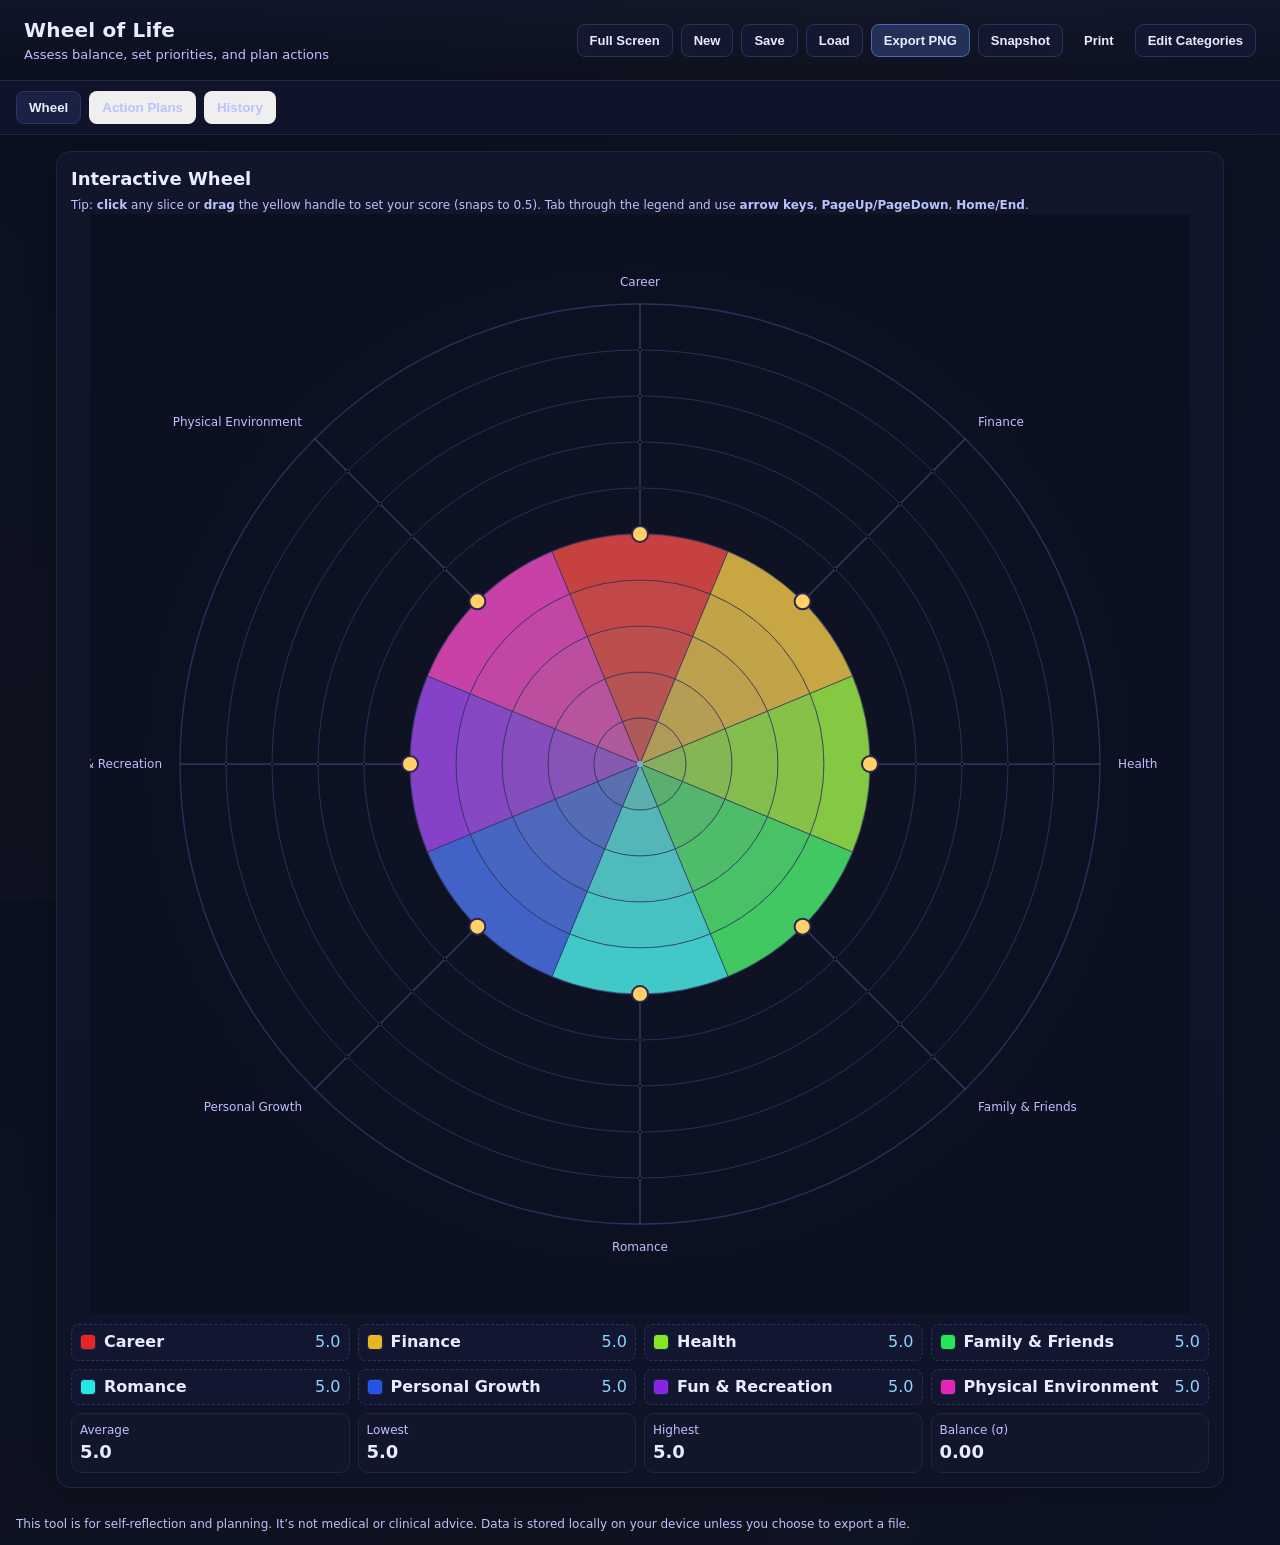
<file: previous_monoliths/index (v0.8).html>
<!DOCTYPE html>
<html lang="en">
<head>
  <meta charset="utf-8" />
  <title>Wheel of Life — Interactive Workshop App</title>
  <meta name="viewport" content="width=device-width, initial-scale=1" />
  <style>
    :root{
      --bg: #0f1320;
      --surface: #161a2b;
      --text: #e8ecff;
      --muted: #b9c2ff;
      --accent: #6ea8fe;
      --accent-2:#8fd3ff;
      --ring: #29305a;
      --handle: #ffd166;
      --panel: #0e1330;
      --border: #202642;
      --band-stroke: #2a325b;
      --swatch-border: #1c2244;
      --focus: #9fd7ff;
      --danger: #ef5350;
      --input-bg: #0c1130;
      --input-border: #2a325b;
      --input-border-focus: #4b5cc2;
      --input-placeholder: #8aa0d6;
      --gridline: #2b335e;
      --line: #8fd3ff;
      --ma-line: #ffd166;
    }
    * { box-sizing: border-box; }
    html, body { height: 100%; }
    body {
      margin: 0;
      background: radial-gradient(1200px circle at 10% 10%, #0b1020 0%, #0f1320 60%, #0d1224 100%);
      color: var(--text);
      font-family: system-ui, -apple-system, Segoe UI, Roboto, Helvetica, Arial, "Apple Color Emoji","Segoe UI Emoji";
      line-height: 1.4;
    }

    header {
      padding: 16px 24px;
      display: flex; gap: 12px; align-items: center; justify-content: space-between;
      border-bottom: 1px solid #202642;
      background: linear-gradient(180deg, rgba(35,44,78,0.2), rgba(10,12,22,0.2));
      position: sticky; top:0; z-index: 20;
    }
    header h1 { margin:0; font-size: 20px; letter-spacing: 0.2px; }
    .sub { color: var(--muted); font-size: 13px; margin-top: 2px; }
    .toolbar { display: flex; gap: 8px; flex-wrap: wrap; }

    .btn {
      padding: 8px 12px; border-radius: 8px; border: 1px solid #2a325b;
      background: #131830; color: var(--text); cursor: pointer; font-weight: 600; font-size: 13px;
    }
    .btn:hover { border-color: #3c4575; background: #161c37; }
    .btn.primary { background: #243157; border-color: #5066b4; }
    .btn.primary:hover { background: #283766; }
    .btn.ghost { background: transparent; border-color: transparent; }
    .btn.danger { background: #3b1d24; border-color: #69323f; color: #ffd8de; }

    /* Tabs */
    .tabs {
      display: flex; gap: 8px; padding: 10px 16px; border-bottom: 1px solid #202642; background: #0f142a;
      position: sticky; top:58px; z-index: 15;
    }
    .tab {
      padding: 8px 12px; border-radius: 8px; border: 1px solid transparent; cursor: pointer; font-weight: 700;
      color: var(--muted);
    }
    .tab.active { color: var(--text); background: #1a2143; border-color: #2a3570; }

    main { padding: 16px; max-width: 1200px; margin: 0 auto; }

    .card {
      background: linear-gradient(180deg, #12162b, #0e1327);
      border: 1px solid #1f2443; border-radius: 14px;
      padding: 14px; box-shadow: 0 6px 24px rgba(0,0,0,0.25);
    }
    .card h2 { margin: 0 0 6px; font-size: 18px; }
    .small { font-size: 12px; color: var(--muted); }

    /* Wheel container goes full width */
    .wheel-wrap { position: relative; min-height: 640px; display: grid; place-items: center; }
    #wheel { width: 100%; max-width: 1100px; height: auto; aspect-ratio: 1 / 1; }

    /* Legend with swatches */
    .legend {
      display: grid; grid-template-columns: repeat(auto-fit, minmax(260px,1fr)); gap: 8px; margin-top: 10px;
    }
    .legend .row {
      display: grid; grid-template-columns: auto 1fr auto; gap: 8px;
      align-items: center; padding: 6px 8px; border: 1px dashed #2a325b; border-radius: 8px;
      background: #121631;
    }
    .swatch {
      width: 16px; height: 16px; border-radius: 4px; border: 1px solid var(--swatch-border);
      box-shadow: inset 0 0 0 1px rgba(255,255,255,0.05);
    }
    .legend .name { font-weight: 600; }
    .legend .val { font-variant-numeric: tabular-nums; color: var(--accent-2); }

    .statline {
      display: grid; grid-template-columns: repeat(4,1fr); gap: 8px; margin-top: 8px;
    }
    .stat { border: 1px solid var(--border); border-radius: 10px; padding: 8px; background: #12162b; }
    .stat .label { font-size: 12px; color: var(--muted); }
    .stat .value { font-weight: 800; font-size: 18px; }

    /* Action Plans page */
    .plans-panel { display: grid; gap: 16px; }
    .plan-row {
      border: 1px solid var(--border); border-radius: 10px; padding: 12px;
      background: var(--panel);
    }
    .plan-head { display:flex; justify-content: space-between; align-items:center; gap: 8px; }
    .plan-title { font-weight: 800; }
    .plan-score { font-variant-numeric: tabular-nums; color: var(--accent-2); font-weight: 700; }

    .steps-header {
      margin-top: 8px; color: var(--muted); font-size: 12px;
    }
    .steps-grid {
      display: grid;
      grid-template-columns: repeat(5, minmax(0,1fr));
      gap: 8px;
      margin-top: 6px;
    }
    @media (max-width: 750px) {
      .steps-grid { grid-template-columns: repeat(2, minmax(0,1fr)); }
    }
    .step-wrap { display: grid; gap: 6px; }
    .step-label { font-size: 11px; color: var(--muted); }

    input.step {
      width: 100%;
      padding: 8px;
      border-radius: 8px;
      border: 1px solid var(--input-border);
      background: var(--input-bg);
      color: var(--text);
      font-size: 13px;
    }
    input.step::placeholder { color: var(--input-placeholder); }
    input.step:focus {
      outline: none;
      border-color: var(--input-border-focus);
      box-shadow: 0 0 0 3px rgba(143, 211, 255, 0.2);
    }
    input.step[disabled] { opacity: 0.45; cursor: not-allowed; }

    /* History page */
    .history-toolbar { display:flex; gap:8px; margin-bottom:8px; flex-wrap:wrap; }
    .history-grid { display: grid; grid-template-columns: 1fr; gap: 16px; }
    .chart-card {
      border: 1px solid var(--border); border-radius: 10px; padding: 12px;
      background: var(--panel);
    }
    .chart-title { font-weight: 700; margin-bottom: 8px; }
    .chart-controls { display:flex; gap:8px; flex-wrap:wrap; margin-bottom:8px; align-items:center; }
    .form-field { display:flex; gap:6px; align-items:center; }
    .form-field label { font-size: 12px; color: var(--muted); }
    select, input[type="number"] {
      padding: 6px 8px; border-radius: 8px; border: 1px solid var(--input-border);
      background: var(--input-bg); color: var(--text);
    }
    input[type="checkbox"] { transform: scale(1.1); }
    .category-charts { display: grid; grid-template-columns: repeat(2,minmax(0,1fr)); gap: 12px; }
    @media (max-width: 900px) { .category-charts { grid-template-columns: 1fr; } }

    .history-table { width: 100%; border-collapse: collapse; }
    .history-table th, .history-table td {
      border: 1px solid #28305a; padding: 8px; font-size: 13px;
    }
    .history-table th { background: #0f142a; color: var(--muted); text-align: left; }
    .history-table tr:nth-child(even) td { background: #101535; }

    /* SVG chart styles */
    .chart-svg { width: 100%; height: auto; aspect-ratio: 16 / 9; }
    .gridline { stroke: var(--gridline); stroke-width: 1; }
    .axis-line { stroke: var(--muted); stroke-width: 1.2; }
    .series-line { fill: none; stroke: var(--line); stroke-width: 2.2; }
    .ma-line { fill: none; stroke: var(--ma-line); stroke-width: 2; stroke-dasharray: 5,3; }
    .dot { fill: var(--line); }

    /* Modal */
    .modal-overlay {
      position: fixed; inset: 0; background: rgba(0,0,0,0.6); display: none; place-items: center; z-index: 1000;
    }
    .modal { width: min(760px, 94vw); background: #0f142a; border: 1px solid #2a325b; border-radius: 12px; box-shadow: 0 10px 40px rgba(0,0,0,0.5); }
    .modal header { display:flex; justify-content: space-between; align-items: center; padding: 12px 14px; border-bottom: 1px solid #2a325b; }
    .modal header h3 { margin:0; font-size: 18px; }
    .modal .content { padding: 12px 14px; display: grid; gap: 8px; }
    .edit-list { display: grid; gap: 6px; }
    .edit-row {
      display: grid; grid-template-columns: auto 1fr auto; gap: 6px; align-items: center;
      background: var(--panel); border: 1px solid var(--border); border-radius: 8px; padding: 6px;
    }
    .edit-row input[type="text"] {
      width: 100%; border: 1px solid var(--input-border); border-radius: 6px; padding: 6px;
      background: var(--input-bg); color: var(--text);
    }
    .modal .footer { display:flex; justify-content: flex-end; gap: 8px; padding: 12px 14px; border-top: 1px solid #2a325b; }

    .footer-note { padding: 12px 16px; color: var(--muted); font-size: 12px; }

    /* SVG classes (wheel) */
    .ring { stroke: var(--ring); fill: none; }
    .axis { stroke: #34406f; stroke-width: 1.25; }
    .tick { stroke: #2f3967; stroke-width: 0.9; }
    .cat-label { font-size: 12px; fill: var(--muted); }
    .handle { fill: var(--handle); stroke: #2d244f; stroke-width: 2; cursor: pointer; }
    .overlay { fill: transparent; cursor: crosshair; }
    .center-dot { fill: #8fd3ff; opacity: 0.7; }
    .band { stroke: var(--band-stroke); stroke-width: 0.6; stroke-linejoin: round; }

    /* Page visibility */
    .page { display: none; }
    .page.active { display: block; }

    /* Screen-reader utility */
    .sr-live { position: absolute; left: -9999px; width: 1px; height: 1px; overflow: hidden; }
  </style>
</head>
<body>
  <header>
    <div>
      <h1>Wheel of Life</h1>
      <div class="sub">Assess balance, set priorities, and plan actions</div>
    </div>
    <div class="toolbar">
      <button class="btn" id="btnFullscreen" title="Enter full-screen">Full Screen</button>
      <button class="btn" id="btnNew" title="Start fresh (neutral)">New</button>
      <button class="btn" id="btnSave" title="Save Current">Save</button>
      <button class="btn" id="btnLoad" title="Load Current">Load</button>
      <button class="btn primary" id="btnExport" title="Export Wheel (PNG)">Export PNG</button>
      <button class="btn" id="btnSnapshot" title="Add a time-series snapshot">Snapshot</button>
      <button class="btn ghost" id="btnPrint" title="Print / PDF">Print</button>
      <button class="btn" id="btnEditCats" title="Edit Categories">Edit Categories</button>
      <input type="file" id="fileInput" accept=".json,.txt" style="display:none" />
      <input type="file" id="snapFileInput" accept=".json,.txt" style="display:none" />
    </div>
  </header>

  <!-- Tabs -->
  <div class="tabs">
    <button class="tab active" data-tab="wheel">Wheel</button>
    <button class="tab" data-tab="actions">Action Plans</button>
    <button class="tab" data-tab="history">History</button>
  </div>

  <main>
    <!-- PAGE: WHEEL -->
    <section id="page-wheel" class="page active">
      <section class="card">
        <h2>Interactive Wheel</h2>
        <div class="small">
          Tip: <strong>click</strong> any slice or <strong>drag</strong> the yellow handle to set your score (snaps to 0.5).
          Tab through the legend and use <strong>arrow keys</strong>, <strong>PageUp/PageDown</strong>, <strong>Home/End</strong>.
        </div>

        <div class="wheel-wrap">
          <!-- Responsive SVG -->
          <svg id="wheel" viewBox="0 0 1100 1100" aria-label="Wheel of Life chart" role="img" xmlns="http://www.w3.org/2000/svg">
            <!-- Background -->
            <defs>
              <radialGradient id="bgGrad" cx="50%" cy="50%" r="60%">
                <stop offset="0%" stop-color="#0f1324"></stop>
                <stop offset="100%" stop-color="#0b1020"></stop>
              </radialGradient>
            </defs>
            <rect x="0" y="0" width="1100" height="1100" fill="url(#bgGrad)"></rect>

            <!-- Rings and axes groups -->
            <g id="rings"></g>
            <g id="axes"></g>
            <g id="ticks"></g>

            <!-- Bands (stacked arc segments) -->
            <g id="bands"></g>

            <!-- Labels -->
            <g id="labels"></g>

            <!-- Handles -->
            <g id="handles"></g>

            <!-- center dot -->
            <circle class="center-dot" cx="550" cy="550" r="3"></circle>

            <!-- interaction overlay to capture clicks anywhere -->
            <rect class="overlay" x="0" y="0" width="1100" height="1100"></rect>
          </svg>

          <!-- live region for screen readers -->
          <div class="sr-live" aria-live="polite" aria-atomic="true" id="liveRegion"></div>
        </div>

        <!-- Legend with swatches -->
        <div class="legend" id="legend" aria-label="Category legend and current scores"></div>

        <div class="statline">
          <div class="stat">
            <div class="label">Average</div>
            <div class="value" id="avgVal">5.0</div>
          </div>
          <div class="stat">
            <div class="label">Lowest</div>
            <div class="value" id="minVal">5.0</div>
          </div>
          <div class="stat">
            <div class="label">Highest</div>
            <div class="value" id="maxVal">5.0</div>
          </div>
          <div class="stat">
            <div class="label">Balance (σ)</div>
            <div class="value" id="stdVal">0.00</div>
          </div>
        </div>
      </section>
    </section>

    <!-- PAGE: ACTION PLANS -->
    <section id="page-actions" class="page">
      <section class="card">
        <h2>Action Plans</h2>
        <div class="small">For each category, plan one step for every point missing from a full 10.</div>

        <div id="plansPanel" class="plans-panel"></div>
      </section>
    </section>

    <!-- PAGE: HISTORY -->
    <section id="page-history" class="page">
      <section class="card">
        <h2>History (Time Series)</h2>
        <div class="small">Snapshots are stored locally. You can export/import them for portability.</div>

        <div class="history-toolbar">
          <button class="btn" id="btnExportSnaps">Export Snapshots (JSON)</button>
          <button class="btn" id="btnImportSnaps">Import Snapshots</button>
          <button class="btn danger" id="btnClearSnaps">Clear All Snapshots</button>
        </div>

        <div class="chart-card">
          <div class="chart-title">Controls</div>
          <div class="chart-controls">
            <div class="form-field">
              <label for="baselineSelect">Baseline:</label>
              <select id="baselineSelect"></select>
            </div>
            <div class="form-field">
              <label for="maToggle">Moving Avg:</label>
              <input type="checkbox" id="maToggle" checked />
            </div>
            <div class="form-field">
              <label for="maWindow">Window:</label>
              <input type="number" id="maWindow" min="2" max="10" value="3" />
            </div>
          </div>
        </div>

        <div class="history-grid">
          <div class="chart-card">
            <div class="chart-title">Balance (σ) over time</div>
            <svg id="sigmaChart" class="chart-svg" role="img" aria-label="Balance sigma over time"></svg>
          </div>

          <div class="chart-card">
            <div class="chart-title">Category trends (small multiples)</div>
            <div id="categoryCharts" class="category-charts"></div>
          </div>

          <div class="chart-card">
            <div class="chart-title">Delta vs Baseline (latest snapshot)</div>
            <table class="history-table" id="deltaTable" aria-label="Delta vs baseline">
              <thead>
                <tr>
                  <th>Category</th>
                  <th>Baseline</th>
                  <th>Latest</th>
                  <th>Δ (Latest − Baseline)</th>
                </tr>
              </thead>
              <tbody></tbody>
              <tfoot>
                <tr>
                  <th>Overall Avg</th>
                  <td id="deltaAvgBase">–</td>
                  <td id="deltaAvgLatest">–</td>
                  <td id="deltaAvgDiff">–</td>
                </tr>
                <tr>
                  <th>Overall σ</th>
                  <td id="deltaSigmaBase">–</td>
                  <td id="deltaSigmaLatest">–</td>
                  <td id="deltaSigmaDiff">–</td>
                </tr>
              </tfoot>
            </table>
          </div>
        </div>
      </section>
    </section>
  </main>

  <div class="footer-note">
    This tool is for self-reflection and planning. It’s not medical or clinical advice. Data is stored locally on your device unless you choose to export a file.
  </div>

  <!-- Modal: Edit Categories -->
  <div id="modalOverlay" class="modal-overlay" aria-hidden="true">
    <div class="modal" role="dialog" aria-modal="true" aria-labelledby="modalTitle">
      <header>
        <h3 id="modalTitle">Edit Categories</h3>
        <button class="btn" id="btnCloseModal" aria-label="Close">Close</button>
      </header>
      <div class="content">
        <div class="small">Rename, reorder, add/remove. Changes update the wheel instantly.</div>
        <div id="editList" class="edit-list"></div>
      </div>
      <div class="footer">
        <button class="btn" id="btnAddCategory">Add Category</button>
        <button class="btn danger" id="btnResetCategories">Reset to Defaults</button>
      </div>
    </div>
  </div>

  <script>
    // ---------- CONFIG ----------
    const MAX_VALUE = 10;
    const SIZE = 1100;
    const CX = SIZE / 2;
    const CY = SIZE / 2;
    const MARGIN = 60;
    const RADIUS = (SIZE / 2) - MARGIN - 30;
    const BAND_THICKNESS = RADIUS / MAX_VALUE;

    const STEP_FINE = 0.5; // snap increment
    const STEP_COARSE = 1.0;

    const STATE_KEY = 'wheelOfLifeState.v7';           // bump version for reporting additions
    const SNAPSHOTS_KEY = 'wheelOfLifeSnapshots.v1';   // time series data

    // Disable mode: how many boxes to disable in Action plans based on score
    // Options: 'floor' | 'round' | 'ceil'
    const DISABLE_MODE = 'ceil';

    // Saturation curve (less saturated center -> more saturated edge)
    const SAT_MIN = 30;  // %
    const SAT_MAX = 80;  // %
    const LIGHTNESS = 52; // %

    const DEFAULT_CATEGORIES = [
      "Career",
      "Finance",
      "Health",
      "Family & Friends",
      "Romance",
      "Personal Growth",
      "Fun & Recreation",
      "Physical Environment"
    ];

    // ---------- STATE ----------
    let categories = [...DEFAULT_CATEGORIES];
    let values = new Array(categories.length).fill(5); // neutral
    let notes = new Array(categories.length).fill(''); // retained for compatibility
    // Per-category step plans (10 boxes each)
    let steps = new Array(categories.length).fill(null).map(()=> new Array(10).fill(''));

    let draggingIndex = null;
    let pointerId = null;

    // Snapshots: [{ts, categories, values}]
    let snapshots = [];

    // ---------- UTILS ----------
    function angleForIndex(i, count=categories.length) {
      const step = (2 * Math.PI) / count;
      return -Math.PI/2 + (i * step);
    }
    function stepAngle(count=categories.length) { return (2 * Math.PI) / count; }
    function pointOnCircle(theta, r) { return { x: CX + r * Math.cos(theta), y: CY + r * Math.sin(theta) }; }
    function clamp(val, min, max) { return Math.max(min, Math.min(max, val)); }
    function roundTo(val, step=STEP_FINE) { return Math.round(val / step) * step; }
    function valueToRadius(v) { return (v / MAX_VALUE) * RADIUS; }
    function radiusToValue(r) { return clamp(roundTo((r / RADIUS) * MAX_VALUE, STEP_FINE), 0, MAX_VALUE); }
    function fmtDate(ts) { const d = new Date(ts); return d.toLocaleString(); }
    function arrayAvg(arr){ return arr.reduce((a,b)=>a+b,0)/arr.length; }
    function arrayStd(arr){
      const avg = arrayAvg(arr);
      return Math.sqrt(arr.reduce((s,v)=>s+Math.pow(v-avg,2),0)/arr.length);
    }
    function disabledCountForValue(v){
      if (DISABLE_MODE==='ceil') return Math.min(MAX_VALUE, Math.ceil(v));
      if (DISABLE_MODE==='round') return Math.min(MAX_VALUE, Math.round(v));
      return Math.min(MAX_VALUE, Math.floor(v)); // default
    }

    function hslToHex(h, s, l) {
      s/=100; l/=100;
      const c = (1 - Math.abs(2*l-1)) * s;
      const x = c * (1 - Math.abs((h/60)%2 - 1));
      const m = l - c/2;
      let r=0,g=0,b=0;
      if (0<=h && h<60){ r=c; g=x; b=0; }
      else if (60<=h && h<120){ r=x; g=c; b=0; }
      else if (120<=h && h<180){ r=0; g=c; b=x; }
      else if (180<=h && h<240){ r=0; g=x; b=c; }
      else if (240<=h && h<300){ r=x; g=0; b=c; }
      else { r=c; g=0; b=x; }
      r = Math.round((r+m)*255); g = Math.round((g+m)*255); b = Math.round((b+m)*255);
      const toHex = (v)=> v.toString(16).padStart(2,'0');
      return `#${toHex(r)}${toHex(g)}${toHex(b)}`;
    }
    function buildPalette(count=categories.length) {
      const hues = [];
      for (let i=0;i<count;i++){
        const h = (i * 360) / count;
        hues.push(h);
      }
      return hues;
    }
    let paletteHues = buildPalette();

    function saveLocal() {
      const payload = { categories, values, notes, steps, ts: Date.now() };
      try { localStorage.setItem(STATE_KEY, JSON.stringify(payload)); } catch(e) {}
    }
    function loadLocal() {
      try {
        const raw = localStorage.getItem(STATE_KEY);
        if (!raw) return false;
        const obj = JSON.parse(raw);
        if (!obj || !obj.categories || !obj.values) return false;
        categories = obj.categories;
        values = obj.values.map(v=> roundTo(v, STEP_FINE));
        notes = obj.notes || new Array(categories.length).fill('');
        steps = obj.steps && Array.isArray(obj.steps)
          ? obj.steps.map(arr => (Array.isArray(arr) ? arr.slice(0,10).concat(new Array(Math.max(0,10-(arr.length||0))).fill('')) : new Array(10).fill('')))
          : new Array(categories.length).fill(null).map(()=> new Array(10).fill(''));
        ensureArrayLengths();
        return true;
      } catch(e) { return false; }
    }
    function ensureArrayLengths() {
      if (values.length !== categories.length) values = new Array(categories.length).fill(5);
      if (notes.length !== categories.length) notes = new Array(categories.length).fill('');
      if (steps.length !== categories.length) steps = new Array(categories.length).fill(null).map(()=> new Array(10).fill(''));
    }

    function saveSnapshots() {
      const payload = { snaps: snapshots };
      try { localStorage.setItem(SNAPSHOTS_KEY, JSON.stringify(payload)); } catch(e) {}
    }
    function loadSnapshots() {
      try {
        const raw = localStorage.getItem(SNAPSHOTS_KEY);
        if (!raw) return false;
        const obj = JSON.parse(raw);
        if (!obj || !obj.snaps) return false;
        snapshots = obj.snaps;
        return true;
      } catch(e) { return false; }
    }

    // ---------- SVG refs (Wheel) ----------
    const svgEl = document.getElementById('wheel');
    const ringsG = document.getElementById('rings');
    const axesG = document.getElementById('axes');
    const ticksG = document.getElementById('ticks');
    const bandsG = document.getElementById('bands');
    const labelsG = document.getElementById('labels');
    const handlesG = document.getElementById('handles');
    const overlayEl = document.querySelector('.overlay');
    const legendEl = document.getElementById('legend');
    const liveRegion = document.getElementById('liveRegion');

    // ---------- DRAW (Wheel) ----------
    function drawBase() {
      ringsG.innerHTML = '';
      axesG.innerHTML = '';
      ticksG.innerHTML = '';
      labelsG.innerHTML = '';
      handlesG.innerHTML = '';
      bandsG.innerHTML = '';
      paletteHues = buildPalette(categories.length);

      // Rings (per unit)
      for (let r=BAND_THICKNESS; r <= RADIUS + 0.001; r += BAND_THICKNESS) {
        const c = document.createElementNS('http://www.w3.org/2000/svg','circle');
        c.setAttribute('cx', CX); c.setAttribute('cy', CY); c.setAttribute('r', r.toFixed(2));
        c.setAttribute('class','ring'); c.setAttribute('stroke-width', (r % (RADIUS/2) === 0) ? '1.4' : '1.0');
        ringsG.appendChild(c);
      }

      // Axes + labels + ticks
      const count = categories.length;
      const step = stepAngle(count);
      for (let i=0;i<count;i++){
        const theta = angleForIndex(i,count);
        const end = pointOnCircle(theta, RADIUS);

        const axis = document.createElementNS('http://www.w3.org/2000/svg','line');
        axis.setAttribute('x1', CX); axis.setAttribute('y1', CY);
        axis.setAttribute('x2', end.x.toFixed(2)); axis.setAttribute('y2', end.y.toFixed(2));
        axis.setAttribute('class','axis');
        axesG.appendChild(axis);

        // ticks
        for (let v=1; v<MAX_VALUE; v++){
          const tPt = pointOnCircle(theta, v * BAND_THICKNESS);
          const tick = document.createElementNS('http://www.w3.org/2000/svg','circle');
          tick.setAttribute('cx', tPt.x.toFixed(2)); tick.setAttribute('cy', tPt.y.toFixed(2));
          tick.setAttribute('r', 1.6); tick.setAttribute('class','tick');
          ticksG.appendChild(tick);
        }

        // Label
        const labelR = RADIUS + 18;
        const labelPt = pointOnCircle(theta, labelR);
        const lab = document.createElementNS('http://www.w3.org/2000/svg','text');
        lab.setAttribute('x', labelPt.x.toFixed(2));
        lab.setAttribute('y', labelPt.y.toFixed(2));
        lab.setAttribute('class','cat-label');
        lab.setAttribute('text-anchor', (Math.abs(Math.cos(theta))<0.3) ? 'middle' : (Math.cos(theta)>0 ? 'start' : 'end'));
        lab.setAttribute('dominant-baseline', (Math.sin(theta)>0.3) ? 'hanging' : (Math.sin(theta)<-0.3 ? 'baseline' : 'middle'));
        lab.textContent = categories[i];
        labelsG.appendChild(lab);

        // Handle at current snapped value
        const hv = values[i];
        const hp = pointOnCircle(theta, valueToRadius(hv));
        const handle = document.createElementNS('http://www.w3.org/2000/svg','circle');
        handle.setAttribute('cx', hp.x.toFixed(2)); handle.setAttribute('cy', hp.y.toFixed(2));
        handle.setAttribute('r', 8);
        handle.setAttribute('data-index', i);
        handle.setAttribute('class','handle');
        handlesG.appendChild(handle);
      }

      // Bands (stacked arcs)
      buildBands();
      updateBands();
      updateLegend();
      updateStats();
      buildPlansPanel();
      buildHistoryTable();
      buildA11yControls();
      refreshHistoryControls(); // ensure baseline dropdown & charts reflect state
      drawHistoryCharts();
      updateDeltaTable();
    }

    function buildBands() {
      const count = categories.length;
      for (let i=0;i<count;i++){
        const g = document.createElementNS('http://www.w3.org/2000/svg','g');
        g.setAttribute('class','category-bands');
        g.setAttribute('data-index', i);
        bandsG.appendChild(g);
      }
    }

    // Annular sector path
    function annularSectorPath(r0, r1, start, end) {
      const pStartInner = pointOnCircle(start, r0);
      const pEndInner = pointOnCircle(end, r0);
      const pEndOuter = pointOnCircle(end, r1);
      const pStartOuter = pointOnCircle(start, r1);
      const largeArcFlag = 0;
      if (r0 < 0.0001) {
        return `M ${CX} ${CY}
                L ${pStartOuter.x.toFixed(2)} ${pStartOuter.y.toFixed(2)}
                A ${r1.toFixed(2)} ${r1.toFixed(2)} 0 ${largeArcFlag} 1 ${pEndOuter.x.toFixed(2)} ${pEndOuter.y.toFixed(2)}
                Z`;
      }
      return `M ${pStartOuter.x.toFixed(2)} ${pStartOuter.y.toFixed(2)}
              A ${r1.toFixed(2)} ${r1.toFixed(2)} 0 ${largeArcFlag} 1 ${pEndOuter.x.toFixed(2)} ${pEndOuter.y.toFixed(2)}
              L ${pEndInner.x.toFixed(2)} ${pEndInner.y.toFixed(2)}
              A ${r0.toFixed(2)} ${r0.toFixed(2)} 0 ${largeArcFlag} 0 ${pStartInner.x.toFixed(2)} ${pStartInner.y.toFixed(2)}
              Z`;
    }

    function bandColor(hue, bandIndex) {
      const s = SAT_MIN + (bandIndex / MAX_VALUE) * (SAT_MAX - SAT_MIN);
      return hslToHex(hue, s, LIGHTNESS);
    }

    function updateBands() {
      const count = categories.length;
      const step = stepAngle(count);
      for (let i=0;i<count;i++){
        const group = bandsG.querySelector(`.category-bands[data-index="${i}"]`);
        group.innerHTML = '';

        const thetaCenter = angleForIndex(i, count);
        const start = thetaCenter - step/2;
        const end = thetaCenter + step/2;
        const v = values[i];
        const full = Math.floor(v);
        const frac = v - full;
        const hue = paletteHues[i];

        // Full bands
        for (let j=0; j<full; j++){
          const r0 = j * BAND_THICKNESS;
          const r1 = (j+1) * BAND_THICKNESS;
          const path = document.createElementNS('http://www.w3.org/2000/svg','path');
          path.setAttribute('class','band');
          path.setAttribute('d', annularSectorPath(r0, r1, start, end));
          path.setAttribute('fill', bandColor(hue, j+1));
          group.appendChild(path);
        }

        // Fractional band (0.5 only or none because we snap)
        if (frac > 0) {
          const r0 = full * BAND_THICKNESS;
          const r1 = r0 + frac * BAND_THICKNESS;
          const path = document.createElementNS('http://www.w3.org/2000/svg','path');
          path.setAttribute('class','band');
          path.setAttribute('d', annularSectorPath(r0, r1, start, end));
          path.setAttribute('fill', bandColor(hue, full+1));
          group.appendChild(path);
        }
      }
    }

    function updateLegend() {
      legendEl.innerHTML = '';
      for (let i=0;i<categories.length;i++){
        const row = document.createElement('div');
        row.className = 'row';

        const swatch = document.createElement('div');
        swatch.className = 'swatch';
        swatch.style.background = bandColor(paletteHues[i], MAX_VALUE);

        const name = document.createElement('div');
        name.className='name';
        name.textContent = categories[i];

        const val = document.createElement('div');
        val.className='val';
        val.textContent = values[i].toFixed(1);

        row.appendChild(swatch);
        row.appendChild(name);
        row.appendChild(val);
        legendEl.appendChild(row);
      }
    }

    function updateStats() {
      const avg = arrayAvg(values);
      const std = arrayStd(values);
      document.getElementById('avgVal').textContent = avg.toFixed(1);
      document.getElementById('minVal').textContent = Math.min(...values).toFixed(1);
      document.getElementById('maxVal').textContent = Math.max(...values).toFixed(1);
      document.getElementById('stdVal').textContent = std.toFixed(2);
    }

    // ---------- INTERACTION (Wheel) ----------
    function nearestAxisIndex(theta) {
      const count = categories.length;
      let best = 0, bestDiff = Infinity;
      for (let i=0;i<count;i++){
        const a = angleForIndex(i,count);
        let diff = Math.abs(Math.atan2(Math.sin(theta-a), Math.cos(theta-a)));
        if (diff < bestDiff) { bestDiff = diff; best = i; }
      }
      return best;
    }

    function onOverlayPointerDown(e) {
      overlayEl.setPointerCapture(e.pointerId);
      pointerId = e.pointerId;

      const svgPt = clientToSvg(e.clientX, e.clientY);
      const dx = svgPt.x - CX, dy = svgPt.y - CY;
      const theta = Math.atan2(dy, dx);
      const r = Math.sqrt(dx*dx + dy*dy);
      const index = nearestAxisIndex(theta);

      const newVal = radiusToValue(clamp(r, 0, RADIUS));
      setValue(index, newVal, {announce:true});
      draggingIndex = index;
    }
    function onOverlayPointerMove(e) {
      if (draggingIndex === null || e.pointerId !== pointerId) return;
      const svgPt = clientToSvg(e.clientX, e.clientY);
      const dx = svgPt.x - CX, dy = svgPt.y - CY;
      const r = Math.sqrt(dx*dx + dy*dy);
      setValue(draggingIndex, radiusToValue(clamp(r, 0, RADIUS)));
    }
    function onOverlayPointerUp(e) {
      if (e.pointerId === pointerId) {
        overlayEl.releasePointerCapture(e.pointerId);
        draggingIndex = null;
        pointerId = null;
        saveLocal();
      }
    }

    // Drag directly on handle
    function onHandlePointerDown(e) {
      const idx = parseInt(e.target.getAttribute('data-index'), 10);
      handlesG.setPointerCapture(e.pointerId);
      pointerId = e.pointerId;
      draggingIndex = idx;
    }
    function onHandlePointerMove(e) {
      if (draggingIndex === null || e.pointerId !== pointerId) return;
      const svgPt = clientToSvg(e.clientX, e.clientY);
      const dx = svgPt.x - CX, dy = svgPt.y - CY;
      const r = Math.sqrt(dx*dx + dy*dy);
      setValue(draggingIndex, radiusToValue(clamp(r, 0, RADIUS)));
    }
    function onHandlePointerUp(e) {
      if (e.pointerId === pointerId) {
        handlesG.releasePointerCapture(e.pointerId);
        draggingIndex = null; pointerId = null; saveLocal();
      }
    }

    function clientToSvg(clientX, clientY) {
      const pt = svgEl.createSVGPoint();
      pt.x = clientX; pt.y = clientY;
      const screenCTM = svgEl.getScreenCTM();
      return pt.matrixTransform(screenCTM.inverse());
    }

    function setValue(i, v, opts={}) {
      const snapped = roundTo(v, STEP_FINE);
      values[i] = snapped;
      updateBands();
      moveHandlesToValues();
      updateLegend();
      updateStats();
      buildPlansPanel(); // re-render steps enabling/disabling
      if (opts.announce) announce(`${categories[i]} set to ${values[i].toFixed(1)} of 10.`);
    }

    function moveHandlesToValues() {
      const count = categories.length;
      const handles = handlesG.querySelectorAll('.handle');
      handles.forEach((h,i)=>{
        const th = angleForIndex(i,count);
        const p = pointOnCircle(th, valueToRadius(values[i]));
        h.setAttribute('cx', p.x.toFixed(2)); h.setAttribute('cy', p.y.toFixed(2));
      });
    }

    function buildA11yControls() {
      // Legend rows act as sliders for keyboard
      legendEl.querySelectorAll('.row').forEach((row, i)=>{
        row.setAttribute('tabindex', '0');
        row.setAttribute('role', 'slider');
        row.setAttribute('aria-valuemin', '0');
        row.setAttribute('aria-valuemax', '10');
        row.setAttribute('aria-valuenow', values[i].toFixed(1));
        row.setAttribute('aria-label', `${categories[i]} score`);
        row.addEventListener('keydown', (e)=>{
          if (e.key === 'ArrowRight' || e.key === 'ArrowUp') {
            setValue(i, clamp(roundTo(values[i] + STEP_FINE, STEP_FINE), 0, MAX_VALUE), {announce:true});
            row.setAttribute('aria-valuenow', values[i].toFixed(1));
            e.preventDefault();
          } else if (e.key === 'ArrowLeft' || e.key === 'ArrowDown') {
            setValue(i, clamp(roundTo(values[i] - STEP_FINE, STEP_FINE), 0, MAX_VALUE), {announce:true});
            row.setAttribute('aria-valuenow', values[i].toFixed(1));
            e.preventDefault();
          } else if (e.key === 'PageUp') {
            setValue(i, clamp(roundTo(values[i] + STEP_COARSE, STEP_FINE), 0, MAX_VALUE), {announce:true});
            row.setAttribute('aria-valuenow', values[i].toFixed(1));
            e.preventDefault();
          } else if (e.key === 'PageDown') {
            setValue(i, clamp(roundTo(values[i] - STEP_COARSE, STEP_FINE), 0, MAX_VALUE), {announce:true});
            row.setAttribute('aria-valuenow', values[i].toFixed(1));
            e.preventDefault();
          } else if (e.key === 'Home') {
            setValue(i, 0, {announce:true});
            row.setAttribute('aria-valuenow', values[i].toFixed(1));
            e.preventDefault();
          } else if (e.key === 'End') {
            setValue(i, 10, {announce:true});
            row.setAttribute('aria-valuenow', values[i].toFixed(1));
            e.preventDefault();
          }
        });
      });
    }

    function announce(msg) { liveRegion.textContent = msg; }

    // ---------- Action Plans ----------
    function buildPlansPanel() {
      const panel = document.getElementById('plansPanel');
      if (!panel) return;
      panel.innerHTML = '';
      for (let i=0;i<categories.length;i++){
        const row = document.createElement('div');
        row.className = 'plan-row';

        const head = document.createElement('div');
        head.className = 'plan-head';
        const title = document.createElement('div'); title.className='plan-title'; title.textContent = categories[i];
        const score = document.createElement('div'); score.className='plan-score'; score.textContent = values[i].toFixed(1);
        head.appendChild(title); head.appendChild(score);

        const stepsHeader = document.createElement('div');
        const disabledCount = disabledCountForValue(values[i]);
        const enabledCount = MAX_VALUE - disabledCount;
        stepsHeader.className = 'steps-header';
        stepsHeader.textContent = `Steps to write: ${enabledCount} (current score disables ${disabledCount} of 10)`;

        const grid = document.createElement('div');
        grid.className = 'steps-grid';

        // Ensure steps array has length 10 for this category
        if (!Array.isArray(steps[i]) || steps[i].length !== MAX_VALUE) {
          steps[i] = new Array(MAX_VALUE).fill('');
        }

        for (let j=0; j<MAX_VALUE; j++){
          const wrap = document.createElement('div');
          wrap.className = 'step-wrap';

          const label = document.createElement('div');
          label.className = 'step-label';
          label.textContent = `Step ${j+1}`;

          const input = document.createElement('input');
          input.type = 'text';
          input.className = 'step';
          input.placeholder = `Plan for level ${j+1}`;
          input.value = steps[i][j] || '';
          const isDisabled = j < disabledCount;
          if (isDisabled) input.setAttribute('disabled','true'); else input.removeAttribute('disabled');

          input.addEventListener('input', ()=>{
            steps[i][j] = input.value;
            saveLocal();
          });

          wrap.appendChild(label);
          wrap.appendChild(input);
          grid.appendChild(wrap);
        }

        row.appendChild(head);
        row.appendChild(stepsHeader);
        row.appendChild(grid);
        panel.appendChild(row);
      }
    }

    // ---------- Snapshots ----------
    function takeSnapshot() {
      const snap = {
        ts: Date.now(),
        categories: [...categories],
        values: values.map(v=> roundTo(v, STEP_FINE)), // ensure 0.5 snap
      };
      snapshots.push(snap);
      saveSnapshots();
      buildHistoryTable();
      refreshHistoryControls();
      drawHistoryCharts();
      updateDeltaTable();
      announce('Snapshot saved.');
    }

    function buildHistoryTable() {
      const tbody = document.querySelector('#historyTable tbody');
      if (!tbody) return;
      tbody.innerHTML = '';
      snapshots
        .slice()
        .sort((a,b)=> a.ts - b.ts)
        .forEach((snap)=>{
          const tr = document.createElement('tr');

          const tdDate = document.createElement('td'); tdDate.textContent = fmtDate(snap.ts);
          const avg = arrayAvg(snap.values);
          const std = arrayStd(snap.values);
          const tdAvg = document.createElement('td'); tdAvg.textContent = avg.toFixed(1);
          const tdStd = document.createElement('td'); tdStd.textContent = std.toFixed(2);
          const tdCats = document.createElement('td'); tdCats.textContent = `${snap.categories.length} categories`;

          const tdAct = document.createElement('td');
          const btnDelete = document.createElement('button'); btnDelete.className='btn danger'; btnDelete.textContent='Delete';
          btnDelete.addEventListener('click', ()=>{
            const i = snapshots.findIndex(s=> s.ts === snap.ts);
            if (i>-1) {
              snapshots.splice(i,1);
              saveSnapshots();
              buildHistoryTable();
              refreshHistoryControls();
              drawHistoryCharts();
              updateDeltaTable();
            }
          });
          tdAct.appendChild(btnDelete);

          tr.appendChild(tdDate);
          tr.appendChild(tdAvg);
          tr.appendChild(tdStd);
          tr.appendChild(tdCats);
          tr.appendChild(tdAct);
          tbody.appendChild(tr);
        });
    }

    function exportSnapshots() {
      const payload = { snapshots };
      const blob = new Blob([JSON.stringify(payload,null,2)], {type: 'application/json'});
      const a = document.createElement('a');
      a.href = URL.createObjectURL(blob);
      a.download = 'wheel-of-life-snapshots.json';
      document.body.appendChild(a); a.click(); a.remove();
      setTimeout(()=>URL.revokeObjectURL(a.href),1000);
    }

    function importSnapshots(file) {
      const reader = new FileReader();
      reader.onload = () => {
        try {
          const obj = JSON.parse(reader.result);
          if (!obj.snapshots || !Array.isArray(obj.snapshots)) throw new Error('Invalid snapshot file');
          snapshots = obj.snapshots.map(s=> ({
            ts: s.ts,
            categories: s.categories,
            values: s.values.map(v=> roundTo(v, STEP_FINE)),
          }));
          saveSnapshots();
          buildHistoryTable();
          refreshHistoryControls();
          drawHistoryCharts();
          updateDeltaTable();
        } catch(e) {
          alert('Could not import snapshots: ' + e.message);
        }
      };
      reader.readAsText(file);
    }

    // ---------- Current save/load/export ----------
    function svgInlineStyle() {
      return `
        .ring { stroke: #29305a; fill: none; }
        .axis { stroke: #34406f; stroke-width: 1.25; }
        .tick { stroke: #2f3967; stroke-width: 0.9; }
        .cat-label { font-size: 12px; fill: #b9c2ff; font-family: system-ui, -apple-system, Segoe UI, Roboto, Helvetica, Arial; }
        .handle { fill: #ffd166; stroke: #2d244f; stroke-width: 2; }
        .center-dot { fill: #8fd3ff; opacity: 0.7; }
        .overlay { fill: transparent; }
        .band { stroke: #2a325b; stroke-width: 0.6; stroke-linejoin: round; }
      `;
    }
    function exportPNG() {
      const clone = svgEl.cloneNode(true);
      const style = document.createElementNS('http://www.w3.org/2000/svg', 'style');
      style.setAttribute('type','text/css');
      style.textContent = svgInlineStyle();
      const defs = clone.querySelector('defs');
      if (defs) { defs.parentNode.insertBefore(style, defs.nextSibling); } else { clone.insertBefore(style, clone.firstChild); }
      const serializer = new XMLSerializer();
      let svgStr = serializer.serializeToString(clone);
      if (!svgStr.includes('xmlns="http://www.w3.org/2000/svg"')) {
        svgStr = svgStr.replace('<svg', '<svg xmlns="http://www.w3.org/2000/svg"');
      }
      const svgDataUrl = 'data:image/svg+xml;charset=utf-8,' + encodeURIComponent(svgStr);

      const canvas = document.createElement('canvas');
      canvas.width = SIZE; canvas.height = SIZE;
      const ctx = canvas.getContext('2d');

      const img = new Image();
      img.onload = () => {
        ctx.clearRect(0,0,SIZE,SIZE);
        ctx.drawImage(img, 0, 0, SIZE, SIZE);
        const png = canvas.toDataURL('image/png');

        const a = document.createElement('a');
        a.href = png;
        const dateStr = new Date().toISOString().slice(0,19).replace(/[:T]/g,'-');
        a.download = `wheel-of-life-${dateStr}.png`;
        document.body.appendChild(a);
        a.click();
        a.remove();
      };
      img.onerror = ()=> alert('Export failed: your browser may not support drawing inline SVG to canvas.');
      img.src = svgDataUrl;
    }

    function saveToFile() {
      const payload = { categories, values, notes, steps, savedAt: new Date().toISOString() };
      const blob = new Blob([JSON.stringify(payload,null,2)], {type: 'application/json'});
      const a = document.createElement('a');
      a.href = URL.createObjectURL(blob);
      a.download = 'wheel-of-life.json';
      document.body.appendChild(a); a.click(); a.remove();
      setTimeout(()=>URL.revokeObjectURL(a.href),1000);
    }
    function loadFromFile(file) {
      const reader = new FileReader();
      reader.onload = () => {
        try {
          const obj = JSON.parse(reader.result);
          if (!obj.categories || !obj.values) throw new Error('Invalid file');
          categories = obj.categories;
          values = obj.values.map(v=> roundTo(v, STEP_FINE));
          notes = obj.notes || new Array(categories.length).fill('');
          steps = obj.steps && Array.isArray(obj.steps)
            ? obj.steps.map(arr => (Array.isArray(arr) ? arr.slice(0,10).concat(new Array(Math.max(0,10-(arr.length||0))).fill('')) : new Array(10).fill('')))
            : new Array(categories.length).fill(null).map(()=> new Array(10).fill(''));
          ensureArrayLengths();
          saveLocal();
          drawBase();
        } catch(e) { alert('Could not load: ' + e.message); }
      };
      reader.readAsText(file);
    }

    // ---------- CATEGORY MODAL ----------
    const modalOverlay = document.getElementById('modalOverlay');
    function openModal() { modalOverlay.style.display = 'grid'; modalOverlay.setAttribute('aria-hidden','false'); buildEditList(); }
    function closeModal() { modalOverlay.style.display = 'none'; modalOverlay.setAttribute('aria-hidden','true'); }
    document.getElementById('btnEditCats').addEventListener('click', openModal);
    document.getElementById('btnCloseModal').addEventListener('click', closeModal);
    modalOverlay.addEventListener('click', (e)=> { if (e.target === modalOverlay) closeModal(); });

    function buildEditList() {
      const list = document.getElementById('editList');
      list.innerHTML = '';
      for (let i=0;i<categories.length;i++){
        const row = document.createElement('div');
        row.className = 'edit-row';

        const drag = document.createElement('span');
        drag.textContent = '↕';
        drag.title = 'Use ↑ ↓ buttons to reorder';
        drag.style.opacity = '0.6';

        const input = document.createElement('input');
        input.type = 'text'; input.value = categories[i];
        input.addEventListener('change', ()=>{
          categories[i] = input.value || `Category ${i+1}`;
          saveLocal(); drawBase();
        });

        const controls = document.createElement('div');
        controls.style.display='flex'; controls.style.gap='6px';

        const up = document.createElement('button'); up.className='btn'; up.textContent='↑';
        up.addEventListener('click', ()=>{
          if (i===0) return;
          swapCategory(i, i-1);
        });
        const down = document.createElement('button'); down.className='btn'; down.textContent='↓';
        down.addEventListener('click', ()=>{
          if (i===categories.length-1) return;
          swapCategory(i, i+1);
        });
        const del = document.createElement('button'); del.className='btn danger'; del.textContent='Delete';
        del.addEventListener('click', ()=>{
          categories.splice(i,1);
          values.splice(i,1);
          notes.splice(i,1);
          steps.splice(i,1);
          saveLocal(); drawBase(); buildEditList();
        });

        controls.appendChild(up); controls.appendChild(down); controls.appendChild(del);
        row.appendChild(drag); row.appendChild(input); row.appendChild(controls);
        list.appendChild(row);
      }
    }
    function swapCategory(a,b) {
      [categories[a], categories[b]] = [categories[b], categories[a]];
      [values[a], values[b]] = [values[b], values[a]];
      [notes[a], notes[b]] = [notes[b], notes[a]];
      [steps[a], steps[b]] = [steps[b], steps[a]];
      saveLocal(); drawBase();
    }

    // ---------- HISTORY CHARTS ----------
    const sigmaChartEl = document.getElementById('sigmaChart');
    const categoryChartsEl = document.getElementById('categoryCharts');
    const baselineSelectEl = document.getElementById('baselineSelect');
    const maToggleEl = document.getElementById('maToggle');
    const maWindowEl = document.getElementById('maWindow');

    function refreshHistoryControls() {
      // Populate baseline select from snapshots
      baselineSelectEl.innerHTML = '';
      if (snapshots.length === 0) {
        const opt = document.createElement('option');
        opt.value = ''; opt.textContent = 'No snapshots';
        baselineSelectEl.appendChild(opt);
        baselineSelectEl.disabled = true;
      } else {
        baselineSelectEl.disabled = false;
        snapshots
          .slice()
          .sort((a,b)=> a.ts - b.ts)
          .forEach((snap, idx)=>{
            const opt = document.createElement('option');
            opt.value = snap.ts.toString();
            opt.textContent = `${idx+1}. ${fmtDate(snap.ts)}`;
            baselineSelectEl.appendChild(opt);
          });
        // default to first snapshot
        baselineSelectEl.value = snapshots.slice().sort((a,b)=> a.ts - b.ts)[0].ts.toString();
      }
    }

    function drawHistoryCharts() {
      drawSigmaChart();
      drawCategorySmallMultiples();
    }

    function seriesMA(series, windowSize) {
      // series: [{x, y}] with y possibly null; compute centered or trailing avg (trailing here)
      const arr = series.map(p=> p.y);
      const ma = [];
      for (let i=0;i<arr.length;i++){
        let count = 0, sum = 0;
        for (let j=i-windowSize+1; j<=i; j++){
          if (j>=0 && arr[j]!=null) { sum += arr[j]; count++; }
        }
        ma.push(count>0 ? sum / count : null);
      }
      return series.map((p,idx)=> ({x:p.x, y: ma[idx]}));
    }

    function pathFromSeries(series, xScale, yScale) {
      // breaks on nulls
      let d = '';
      let penDown = false;
      series.forEach((p)=>{
        if (p.y==null) { penDown=false; return; }
        const x = xScale(p.x), y = yScale(p.y);
        if (!penDown) { d += `M ${x} ${y} `; penDown=true; }
        else { d += `L ${x} ${y} `; }
      });
      return d.trim();
    }

    function drawSigmaChart() {
      sigmaChartEl.innerHTML = '';
      const margin = {top: 20, right: 20, bottom: 30, left: 40};
      const width = sigmaChartEl.clientWidth || 800;
      const height = (sigmaChartEl.clientHeight || (width * 9/16));

      const svgNS = 'http://www.w3.org/2000/svg';
      const svg = document.createElementNS(svgNS, 'svg');
      svg.setAttribute('viewBox', `0 0 ${width} ${height}`);
      svg.setAttribute('width', '100%');
      svg.setAttribute('height', '100%');

      // Build sigma series
      const snaps = snapshots.slice().sort((a,b)=> a.ts - b.ts);
      const series = snaps.map(s=> {
        const y = arrayStd(s.values);
        return { x: s.ts, y };
      });
      if (series.length === 0) {
        const text = document.createElementNS(svgNS, 'text');
        text.textContent = 'No snapshots yet.';
        text.setAttribute('x', width/2);
        text.setAttribute('y', height/2);
        text.setAttribute('dominant-baseline','middle');
        text.setAttribute('text-anchor','middle');
        text.setAttribute('fill','#b9c2ff');
        sigmaChartEl.appendChild(text);
        return;
      }

      const xMin = series[0].x, xMax = series[series.length-1].x;
      const yMax = Math.max(...series.map(p=> p.y)) || 1;

      const xScale = (x)=> {
        const innerW = width - margin.left - margin.right;
        return margin.left + ( (x - xMin) / (xMax - xMin || 1) ) * innerW;
      };
      const yScale = (y)=> {
        const innerH = height - margin.top - margin.bottom;
        return margin.top + (1 - (y / (yMax || 1))) * innerH;
      };

      // Gridlines (horizontal)
      const gGrid = document.createElementNS(svgNS, 'g');
      for (let t=0; t<=5; t++){
        const y = yScale((yMax/5)*t);
        const line = document.createElementNS(svgNS, 'line');
        line.setAttribute('x1', margin.left); line.setAttribute('x2', width - margin.right);
        line.setAttribute('y1', y); line.setAttribute('y2', y);
        line.setAttribute('class','gridline');
        gGrid.appendChild(line);
      }
      svg.appendChild(gGrid);

      // Axes
      const axisX = document.createElementNS(svgNS, 'line');
      axisX.setAttribute('x1', margin.left); axisX.setAttribute('x2', width - margin.right);
      axisX.setAttribute('y1', height - margin.bottom); axisX.setAttribute('y2', height - margin.bottom);
      axisX.setAttribute('class','axis-line');
      svg.appendChild(axisX);

      const axisY = document.createElementNS(svgNS, 'line');
      axisY.setAttribute('x1', margin.left); axisY.setAttribute('x2', margin.left);
      axisY.setAttribute('y1', margin.top); axisY.setAttribute('y2', height - margin.bottom);
      axisY.setAttribute('class','axis-line');
      svg.appendChild(axisY);

      // X ticks (dates)
      const gXTicks = document.createElementNS(svgNS, 'g');
      const tickCount = Math.min(6, series.length);
      for (let i=0; i<tickCount; i++){
        const idx = Math.round((i/(tickCount-1)) * (series.length-1));
        const x = xScale(series[idx].x);
        const y = height - margin.bottom;
        const tick = document.createElementNS(svgNS, 'line');
        tick.setAttribute('x1', x); tick.setAttribute('x2', x);
        tick.setAttribute('y1', y); tick.setAttribute('y2', y+6);
        tick.setAttribute('class','axis-line');
        gXTicks.appendChild(tick);
        const label = document.createElementNS(svgNS, 'text');
        label.textContent = new Date(series[idx].x).toLocaleDateString();
        label.setAttribute('x', x); label.setAttribute('y', y+18);
        label.setAttribute('fill','#b9c2ff'); label.setAttribute('font-size','12');
        label.setAttribute('text-anchor','middle');
        gXTicks.appendChild(label);
      }
      svg.appendChild(gXTicks);

      // Y ticks
      const gYTicks = document.createElementNS(svgNS, 'g');
      for (let i=0; i<=5; i++){
        const val = (yMax/5)*i;
        const x = margin.left;
        const y = yScale(val);
        const tick = document.createElementNS(svgNS, 'line');
        tick.setAttribute('x1', x-6); tick.setAttribute('x2', x);
        tick.setAttribute('y1', y); tick.setAttribute('y2', y);
        tick.setAttribute('class','axis-line');
        gYTicks.appendChild(tick);
        const label = document.createElementNS(svgNS, 'text');
        label.textContent = val.toFixed(2);
        label.setAttribute('x', x-8); label.setAttribute('y', y+4);
        label.setAttribute('fill','#b9c2ff'); label.setAttribute('font-size','11');
        label.setAttribute('text-anchor','end');
        gYTicks.appendChild(label);
      }
      svg.appendChild(gYTicks);

      // Series path
      const path = document.createElementNS(svgNS, 'path');
      path.setAttribute('class','series-line');
      path.setAttribute('d', pathFromSeries(series, xScale, yScale));
      svg.appendChild(path);

      // Moving average
      if (maToggleEl.checked) {
        const win = parseInt(maWindowEl.value,10) || 3;
        const maSeries = seriesMA(series, win);
        const maPath = document.createElementNS(svgNS, 'path');
        maPath.setAttribute('class','ma-line');
        maPath.setAttribute('d', pathFromSeries(maSeries, xScale, yScale));
        svg.appendChild(maPath);
      }

      sigmaChartEl.appendChild(svg);
    }

    function drawCategorySmallMultiples() {
      categoryChartsEl.innerHTML = '';
      const svgNS = 'http://www.w3.org/2000/svg';
      const snaps = snapshots.slice().sort((a,b)=> a.ts - b.ts);
      const win = parseInt(maWindowEl.value,10) || 3;
      const useMA = maToggleEl.checked;

      // For each current category, build series aligned by name
      categories.forEach((cat, idx)=>{
        const hue = paletteHues[idx];
        const color = bandColor(hue, MAX_VALUE);

        const card = document.createElement('div');
        card.className = 'chart-card';

        const title = document.createElement('div');
        title.className = 'chart-title';
        title.textContent = cat;
        card.appendChild(title);

        const svg = document.createElementNS(svgNS, 'svg');
        svg.setAttribute('class','chart-svg');
        svg.setAttribute('role','img');
        svg.setAttribute('aria-label', `Trend for ${cat}`);
        const width = card.clientWidth || 550;
        const height = (width * 9/16);
        svg.setAttribute('viewBox', `0 0 ${width} ${height}`);

        // Build series (y in [0,10] or null if missing in snapshot)
        const series = snaps.map(s=>{
          const idxInSnap = s.categories.indexOf(cat);
          const y = idxInSnap>-1 ? s.values[idxInSnap] : null;
          return { x: s.ts, y };
        });

        // Scales
        const margin = {top: 20, right: 20, bottom: 30, left: 40};
        const xMin = series.length ? series[0].x : Date.now();
        const xMax = series.length ? series[series.length-1].x : Date.now();
        const xScale = (x)=> {
          const innerW = width - margin.left - margin.right;
          return margin.left + ( (x - xMin) / (xMax - xMin || 1) ) * innerW;
        };
        const yScale = (y)=> {
          const innerH = height - margin.top - margin.bottom;
          return margin.top + (1 - ( (y || 0) / 10 )) * innerH;
        };

        // Gridlines (horizontal at 0,2,4,6,8,10)
        const gGrid = document.createElementNS(svgNS, 'g');
        for (let t=0; t<=10; t+=2){
          const y = yScale(t);
          const line = document.createElementNS(svgNS, 'line');
          line.setAttribute('x1', margin.left); line.setAttribute('x2', width - margin.right);
          line.setAttribute('y1', y); line.setAttribute('y2', y);
          line.setAttribute('class','gridline');
          gGrid.appendChild(line);
        }
        svg.appendChild(gGrid);

        // Axes
        const axisX = document.createElementNS(svgNS, 'line');
        axisX.setAttribute('x1', margin.left); axisX.setAttribute('x2', width - margin.right);
        axisX.setAttribute('y1', height - margin.bottom); axisX.setAttribute('y2', height - margin.bottom);
        axisX.setAttribute('class','axis-line');
        svg.appendChild(axisX);

        const axisY = document.createElementNS(svgNS, 'line');
        axisY.setAttribute('x1', margin.left); axisY.setAttribute('x2', margin.left);
        axisY.setAttribute('y1', margin.top); axisY.setAttribute('y2', height - margin.bottom);
        axisY.setAttribute('class','axis-line');
        svg.appendChild(axisY);

        // X ticks (dates)
        const gXTicks = document.createElementNS(svgNS, 'g');
        const tickCount = Math.min(5, series.length || 1);
        for (let i=0; i<tickCount; i++){
          const idxTick = Math.round((i/(tickCount-1)) * (series.length-1));
          const x = xScale(series[idxTick].x);
          const y = height - margin.bottom;
          const tick = document.createElementNS(svgNS, 'line');
          tick.setAttribute('x1', x); tick.setAttribute('x2', x);
          tick.setAttribute('y1', y); tick.setAttribute('y2', y+6);
          tick.setAttribute('class','axis-line');
          gXTicks.appendChild(tick);
          const label = document.createElementNS(svgNS, 'text');
          label.textContent = new Date(series[idxTick].x).toLocaleDateString();
          label.setAttribute('x', x); label.setAttribute('y', y+18);
          label.setAttribute('fill','#b9c2ff'); label.setAttribute('font-size','12');
          label.setAttribute('text-anchor','middle');
          gXTicks.appendChild(label);
        }
        svg.appendChild(gXTicks);

        // Y ticks 0–10
        const gYTicks = document.createElementNS(svgNS, 'g');
        for (let t=0; t<=10; t+=2){
          const x = margin.left;
          const y = yScale(t);
          const tick = document.createElementNS(svgNS, 'line');
          tick.setAttribute('x1', x-6); tick.setAttribute('x2', x);
          tick.setAttribute('y1', y); tick.setAttribute('y2', y);
          tick.setAttribute('class','axis-line');
          gYTicks.appendChild(tick);
          const label = document.createElementNS(svgNS, 'text');
          label.textContent = t.toFixed(0);
          label.setAttribute('x', x-8); label.setAttribute('y', y+4);
          label.setAttribute('fill','#b9c2ff'); label.setAttribute('font-size','11');
          label.setAttribute('text-anchor','end');
          gYTicks.appendChild(label);
        }
        svg.appendChild(gYTicks);

        // Series path
        const path = document.createElementNS(svgNS, 'path');
        path.setAttribute('class','series-line');
        path.setAttribute('stroke', color);
        path.setAttribute('d', pathFromSeries(series, xScale, yScale));
        svg.appendChild(path);

        // MA path
        if (useMA) {
          const maSeries = seriesMA(series, win);
          const maPath = document.createElementNS(svgNS, 'path');
          maPath.setAttribute('class','ma-line');
          maPath.setAttribute('d', pathFromSeries(maSeries, xScale, yScale));
          svg.appendChild(maPath);
        }

        // Points
        series.forEach(p=>{
          if (p.y==null) return;
          const dot = document.createElementNS(svgNS, 'circle');
          dot.setAttribute('class','dot');
          dot.setAttribute('cx', xScale(p.x));
          dot.setAttribute('cy', yScale(p.y));
          dot.setAttribute('r', 2.5);
          dot.setAttribute('fill', color);
          svg.appendChild(dot);
        });

        card.appendChild(svg);
        categoryChartsEl.appendChild(card);
      });
    }

    // ---------- Delta table ----------
    function updateDeltaTable() {
      const tbody = document.querySelector('#deltaTable tbody');
      if (!tbody) return;
      tbody.innerHTML = '';

      if (snapshots.length < 1) {
        const tr = document.createElement('tr');
        const td = document.createElement('td');
        td.textContent = 'No snapshots yet.'; td.colSpan = 4;
        tr.appendChild(td); tbody.appendChild(tr);
        return;
      }

      const snaps = snapshots.slice().sort((a,b)=> a.ts - b.ts);
      const latest = snaps[snaps.length-1];
      const baseTs = baselineSelectEl.value ? parseInt(baselineSelectEl.value,10) : snaps[0].ts;
      const baseline = snaps.find(s=> s.ts === baseTs) || snaps[0];

      // Per-category (current categories lens)
      categories.forEach(cat=>{
        const baseIdx = baseline.categories.indexOf(cat);
        const latestIdx = latest.categories.indexOf(cat);
        const baseVal = baseIdx>-1 ? baseline.values[baseIdx] : null;
        const latestVal = latestIdx>-1 ? latest.values[latestIdx] : null;
        const diff = (baseVal!=null && latestVal!=null) ? (latestVal - baseVal) : null;

        const tr = document.createElement('tr');
        const tdCat = document.createElement('td'); tdCat.textContent = cat;
        const tdBase = document.createElement('td'); tdBase.textContent = baseVal!=null ? baseVal.toFixed(1) : '–';
        const tdCurr = document.createElement('td'); tdCurr.textContent = latestVal!=null ? latestVal.toFixed(1) : '–';
        const tdDiff = document.createElement('td'); tdDiff.textContent = diff!=null ? (diff>=0 ? `+${diff.toFixed(1)}` : diff.toFixed(1)) : '–';

        tr.appendChild(tdCat); tr.appendChild(tdBase); tr.appendChild(tdCurr); tr.appendChild(tdDiff);
        tbody.appendChild(tr);
      });

      // Overall rows
      const avgBase = arrayAvg(baseline.values);
      const avgLatest = arrayAvg(latest.values);
      const sigmaBase = arrayStd(baseline.values);
      const sigmaLatest = arrayStd(latest.values);

      document.getElementById('deltaAvgBase').textContent = avgBase.toFixed(1);
      document.getElementById('deltaAvgLatest').textContent = avgLatest.toFixed(1);
      const avgDiff = avgLatest - avgBase;
      document.getElementById('deltaAvgDiff').textContent = (avgDiff>=0 ? `+${avgDiff.toFixed(1)}` : avgDiff.toFixed(1));

      document.getElementById('deltaSigmaBase').textContent = sigmaBase.toFixed(2);
      document.getElementById('deltaSigmaLatest').textContent = sigmaLatest.toFixed(2);
      const sigmaDiff = sigmaLatest - sigmaBase;
      document.getElementById('deltaSigmaDiff').textContent = (sigmaDiff>=0 ? `+${sigmaDiff.toFixed(2)}` : sigmaDiff.toFixed(2));
    }

    // ---------- GLOBAL BUTTONS ----------
    document.getElementById('btnExport').addEventListener('click', exportPNG);
    document.getElementById('btnSave').addEventListener('click', saveToFile);
    document.getElementById('btnLoad').addEventListener('click', ()=> document.getElementById('fileInput').click());
    document.getElementById('fileInput').addEventListener('change', (e)=> {
      const f = e.target.files?.[0]; if (f) loadFromFile(f);
      e.target.value = '';
    });
    document.getElementById('btnSnapshot').addEventListener('click', takeSnapshot);

    document.getElementById('btnExportSnaps').addEventListener('click', exportSnapshots);
    document.getElementById('btnImportSnaps').addEventListener('click', ()=> document.getElementById('snapFileInput').click());
    document.getElementById('snapFileInput').addEventListener('change', (e)=> {
      const f = e.target.files?.[0]; if (f) importSnapshots(f);
      e.target.value = '';
    });
    document.getElementById('btnClearSnaps').addEventListener('click', ()=>{
      if (!confirm('Clear all snapshots? This cannot be undone.')) return;
      snapshots = [];
      saveSnapshots();
      buildHistoryTable();
      refreshHistoryControls();
      drawHistoryCharts();
      updateDeltaTable();
    });

    document.getElementById('btnNew').addEventListener('click', ()=>{
      if (!confirm('Start fresh and reset scores to neutral (5)?')) return;
      values = new Array(categories.length).fill(5);
      notes = new Array(categories.length).fill('');
      steps = new Array(categories.length).fill(null).map(()=> new Array(10).fill(''));
      saveLocal(); drawBase();
    });

    document.getElementById('btnPrint').addEventListener('click', ()=> window.print());
    document.getElementById('btnFullscreen').addEventListener('click', ()=> {
      const el = document.documentElement;
      if (document.fullscreenElement) document.exitFullscreen();
      else el.requestFullscreen?.();
    });

    // History control changes
    baselineSelectEl.addEventListener('change', ()=>{
      drawHistoryCharts();
      updateDeltaTable();
    });
    maToggleEl.addEventListener('change', drawHistoryCharts);
    maWindowEl.addEventListener('input', ()=> {
      const v = parseInt(maWindowEl.value,10);
      if (isNaN(v) || v<2) maWindowEl.value = 2;
      drawHistoryCharts();
    });

    // ---------- TABS ----------
    const tabs = document.querySelectorAll('.tab');
    function setActiveTab(name) {
      tabs.forEach(t=> t.classList.toggle('active', t.dataset.tab === name));
      document.querySelectorAll('.page').forEach(p=> p.classList.toggle('active', p.id === 'page-' + name));
      if (name === 'history') {
        buildHistoryTable();
        refreshHistoryControls();
        drawHistoryCharts();
        updateDeltaTable();
      }
      if (name === 'actions') buildPlansPanel();
    }
    tabs.forEach(t=> t.addEventListener('click', ()=> setActiveTab(t.dataset.tab)));

    // ---------- INIT ----------
    function init() {
      const hadLocal = loadLocal();
      loadSnapshots();
      if (!hadLocal) {
        values = new Array(categories.length).fill(5);
        notes = new Array(categories.length).fill('');
        steps = new Array(categories.length).fill(null).map(()=> new Array(10).fill(''));
      }
      drawBase();

      // Overlay interactions
      overlayEl.addEventListener('pointerdown', onOverlayPointerDown);
      overlayEl.addEventListener('pointermove', onOverlayPointerMove);
      overlayEl.addEventListener('pointerup', onOverlayPointerUp);
      overlayEl.addEventListener('pointerleave', onOverlayPointerUp);

      // Handle interactions
      handlesG.addEventListener('pointerdown', (e)=>{
        if (e.target.classList.contains('handle')) onHandlePointerDown(e);
      });
      handlesG.addEventListener('pointermove', onHandlePointerMove);
      handlesG.addEventListener('pointerup', onHandlePointerUp);
      handlesG.addEventListener('pointerleave', onHandlePointerUp);
    }
    init();
  </script>

  <!-- Print styles -->
  <style media="print">
    header, .tabs, .footer-note,
    #btnFullscreen, #btnExport, #btnSave, #btnLoad, #btnNew, #btnPrint, #btnEditCats, #btnSnapshot,
    #modalOverlay { display: none !important; }
    body { background: #fff !important; color: #000; }
    .card { box-shadow: none; background: #fff; border-color: #ddd; }
    .band { stroke: #666; stroke-width: 0.5; }
    input.step {
      border-color: #999; background: #fff; color: #000;
    }
    .page { display: block !important; }
  </style>
</body>
</file>
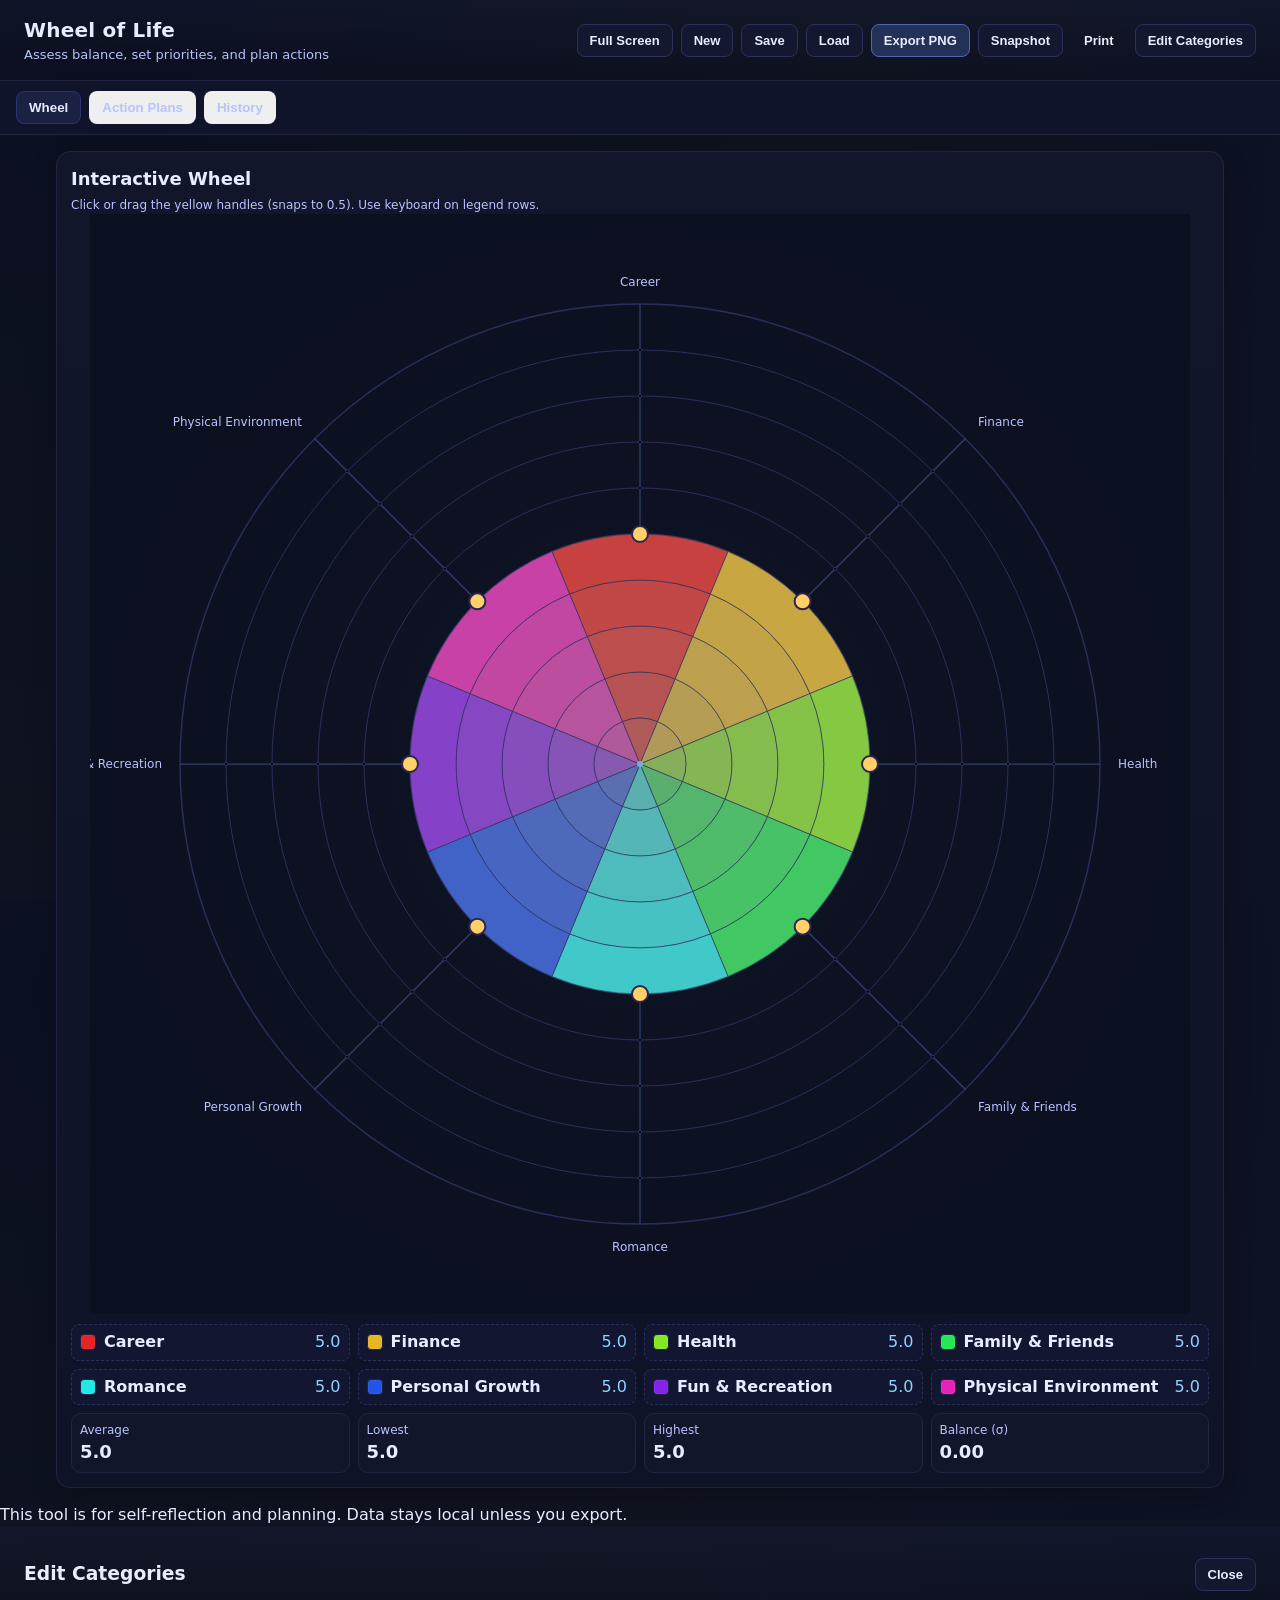
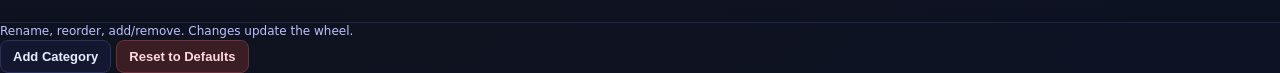
<file: previous_monoliths/index (v0.9).html>
<!DOCTYPE html>
<html lang="en">
<head>
  <meta charset="utf-8" />
  <title>Wheel of Life — Interactive Workshop App</title>
  <meta name="viewport" content="width=device-width, initial-scale=1" />
  <style>
    :root{
      --bg: #0f1320;
      --surface: #161a2b;
      --text: #e8ecff;
      --muted: #b9c2ff;
      --accent: #6ea8fe;
      --accent-2:#8fd3ff;
      --ring: #29305a;
      --handle: #ffd166;
      --panel: #0e1330;
      --border: #202642;
      --band-stroke: #2a325b;
      --swatch-border: #1c2244;
      --focus: #9fd7ff;
      --danger: #ef5350;
      --input-bg: #0c1130;
      --input-border: #2a325b;
      --input-border-focus: #4b5cc2;
      --input-placeholder: #8aa0d6;
      --gridline: #2b335e;
      --line: #8fd3ff;
      --ma-line: #ffd166;
      --zone-fill: rgba(76, 175, 80, 0.12);
      --zone-stroke: #4caf50;
      --isolines: #d1b3ff;
    }
    * { box-sizing: border-box; }
    html, body { height: 100%; }
    body {
      margin: 0;
      background: radial-gradient(1200px circle at 10% 10%, #0b1020 0%, #0f1320 60%, #0d1224 100%);
      color: var(--text);
      font-family: system-ui, -apple-system, Segoe UI, Roboto, Helvetica, Arial, "Apple Color Emoji","Segoe UI Emoji";
      line-height: 1.4;
    }

    header {
      padding: 16px 24px;
      display: flex; gap: 12px; align-items: center; justify-content: space-between;
      border-bottom: 1px solid #202642;
      background: linear-gradient(180deg, rgba(35,44,78,0.2), rgba(10,12,22,0.2));
      position: sticky; top:0; z-index: 20;
    }
    header h1 { margin:0; font-size: 20px; letter-spacing: 0.2px; }
    .sub { color: var(--muted); font-size: 13px; margin-top: 2px; }
    .toolbar { display: flex; gap: 8px; flex-wrap: wrap; }
    .btn { padding: 8px 12px; border-radius: 8px; border: 1px solid #2a325b; background: #131830; color: var(--text); cursor: pointer; font-weight: 600; font-size: 13px; }
    .btn:hover { border-color: #3c4575; background: #161c37; }
    .btn.primary { background: #243157; border-color: #5066b4; }
    .btn.primary:hover { background: #283766; }
    .btn.ghost { background: transparent; border-color: transparent; }
    .btn.danger { background: #3b1d24; border-color: #69323f; color: #ffd8de; }

    /* Tabs */
    .tabs { display: flex; gap: 8px; padding: 10px 16px; border-bottom: 1px solid #202642; background: #0f142a; position: sticky; top:58px; z-index: 15; }
    .tab { padding: 8px 12px; border-radius: 8px; border: 1px solid transparent; cursor: pointer; font-weight: 700; color: var(--muted); }
    .tab.active { color: var(--text); background: #1a2143; border-color: #2a3570; }

    main { padding: 16px; max-width: 1200px; margin: 0 auto; }

    .card { background: linear-gradient(180deg, #12162b, #0e1327); border: 1px solid #1f2443; border-radius: 14px; padding: 14px; box-shadow: 0 6px 24px rgba(0,0,0,0.25); }
    .card h2 { margin: 0 0 6px; font-size: 18px; }
    .small { font-size: 12px; color: var(--muted); }

    /* Wheel */
    .wheel-wrap { position: relative; min-height: 640px; display: grid; place-items: center; }
    #wheel { width: 100%; max-width: 1100px; height: auto; aspect-ratio: 1 / 1; }

    /* Legend */
    .legend { display: grid; grid-template-columns: repeat(auto-fit, minmax(260px,1fr)); gap: 8px; margin-top: 10px; }
    .legend .row { display: grid; grid-template-columns: auto 1fr auto; gap: 8px; align-items: center; padding: 6px 8px; border: 1px dashed #2a325b; border-radius: 8px; background: #121631; }
    .swatch { width: 16px; height: 16px; border-radius: 4px; border: 1px solid var(--swatch-border); box-shadow: inset 0 0 0 1px rgba(255,255,255,0.05); }
    .legend .name { font-weight: 600; }
    .legend .val { font-variant-numeric: tabular-nums; color: var(--accent-2); }

    .statline { display: grid; grid-template-columns: repeat(4,1fr); gap: 8px; margin-top: 8px; }
    .stat { border: 1px solid var(--border); border-radius: 10px; padding: 8px; background: #12162b; }
    .stat .label { font-size: 12px; color: var(--muted); }
    .stat .value { font-weight: 800; font-size: 18px; }

    /* Action Plans */
    .plans-panel { display: grid; gap: 16px; }
    .plan-row { border: 1px solid var(--border); border-radius: 10px; padding: 12px; background: var(--panel); }
    .plan-head { display:flex; justify-content: space-between; align-items:center; gap: 8px; }
    .plan-title { font-weight: 800; }
    .plan-score { font-variant-numeric: tabular-nums; color: var(--accent-2); font-weight: 700; }

    .steps-header { margin-top: 8px; color: var(--muted); font-size: 12px; }
    .steps-grid { display: grid; grid-template-columns: repeat(5, minmax(0,1fr)); gap: 8px; margin-top: 6px; }
    @media (max-width: 750px) { .steps-grid { grid-template-columns: repeat(2, minmax(0,1fr)); } }
    .step-wrap { display: grid; gap: 6px; }
    .step-label { font-size: 11px; color: var(--muted); }
    input.step { width: 100%; padding: 8px; border-radius: 8px; border: 1px solid var(--input-border); background: var(--input-bg); color: var(--text); font-size: 13px; }
    input.step::placeholder { color: var(--input-placeholder); }
    input.step:focus { outline: none; border-color: var(--input-border-focus); box-shadow: 0 0 0 3px rgba(143, 211, 255, 0.2); }
    input.step[disabled] { opacity: 0.45; cursor: not-allowed; }

    /* History */
    .history-toolbar { display:flex; gap:8px; margin-bottom:8px; flex-wrap:wrap; }
    .history-grid { display: grid; grid-template-columns: 1fr; gap: 16px; }
    .chart-card { border: 1px solid var(--border); border-radius: 10px; padding: 12px; background: var(--panel); }
    .chart-title { font-weight: 700; margin-bottom: 8px; }
    .chart-controls { display:flex; gap:8px; flex-wrap:wrap; margin-bottom:8px; align-items:center; }
    .form-field { display:flex; gap:6px; align-items:center; }
    .form-field label { font-size: 12px; color: var(--muted); }
    select, input[type="number"] { padding: 6px 8px; border-radius: 8px; border: 1px solid var(--input-border); background: var(--input-bg); color: var(--text); }
    input[type="checkbox"] { transform: scale(1.1); }
    .category-charts { display: grid; grid-template-columns: repeat(2,minmax(0,1fr)); gap: 12px; }
    @media (max-width: 900px) { .category-charts { grid-template-columns: 1fr; } }

    .history-table { width: 100%; border-collapse: collapse; }
    .history-table th, .history-table td { border: 1px solid #28305a; padding: 8px; font-size: 13px; }
    .history-table th { background: #0f142a; color: var(--muted); text-align: left; }
    .history-table tr:nth-child(even) td { background: #101535; }

    /* SVG chart styles */
    .chart-svg { width: 100%; height: auto; aspect-ratio: 16 / 9; }
    .gridline { stroke: var(--gridline); stroke-width: 1; }
    .axis-line { stroke: var(--muted); stroke-width: 1.2; }
    .series-line { fill: none; stroke: var(--line); stroke-width: 2.2; }
    .ma-line { fill: none; stroke: var(--ma-line); stroke-width: 2; stroke-dasharray: 5,3; }
    .dot { fill: var(--line); }

    /* Wheel SVG */
    .ring { stroke: var(--ring); fill: none; }
    .axis { stroke: #34406f; stroke-width: 1.25; }
    .tick { stroke: #2f3967; stroke-width: 0.9; }
    .cat-label { font-size: 12px; fill: var(--muted); }
    .handle { fill: var(--handle); stroke: #2d244f; stroke-width: 2; cursor: pointer; }
    .overlay { fill: transparent; cursor: crosshair; }
    .center-dot { fill: #8fd3ff; opacity: 0.7; }
    .band { stroke: var(--band-stroke); stroke-width: 0.6; stroke-linejoin: round; }

    .page { display: none; }
    .page.active { display: block; }

    .sr-live { position: absolute; left: -9999px; width: 1px; height: 1px; overflow: hidden; }
  </style>
</head>
<body>
  <header>
    <div>
      <h1>Wheel of Life</h1>
      <div class="sub">Assess balance, set priorities, and plan actions</div>
    </div>
    <div class="toolbar">
      <button class="btn" id="btnFullscreen">Full Screen</button>
      <button class="btn" id="btnNew">New</button>
      <button class="btn" id="btnSave">Save</button>
      <button class="btn" id="btnLoad">Load</button>
      <button class="btn primary" id="btnExport">Export PNG</button>
      <button class="btn" id="btnSnapshot">Snapshot</button>
      <button class="btn ghost" id="btnPrint">Print</button>
      <button class="btn" id="btnEditCats">Edit Categories</button>
      <input type="file" id="fileInput" accept=".json,.txt" style="display:none" />
      <input type="file" id="snapFileInput" accept=".json,.txt" style="display:none" />
    </div>
  </header>

  <!-- Tabs -->
  <div class="tabs">
    <button class="tab active" data-tab="wheel">Wheel</button>
    <button class="tab" data-tab="actions">Action Plans</button>
    <button class="tab" data-tab="history">History</button>
  </div>

  <main>
    <!-- WHEEL -->
    <section id="page-wheel" class="page active">
      <section class="card">
        <h2>Interactive Wheel</h2>
        <div class="small">Click or drag the yellow handles (snaps to 0.5). Use keyboard on legend rows.</div>

        <div class="wheel-wrap">
          <svg id="wheel" viewBox="0 0 1100 1100" role="img" aria-label="Wheel of Life chart" xmlns="http://www.w3.org/2000/svg">
            <defs>
              <radialGradient id="bgGrad" cx="50%" cy="50%" r="60%">
                <stop offset="0%" stop-color="#0f1324"></stop>
                <stop offset="100%" stop-color="#0b1020"></stop>
              </radialGradient>
            </defs>
            <rect x="0" y="0" width="1100" height="1100" fill="url(#bgGrad)"></rect>
            <g id="rings"></g>
            <g id="axes"></g>
            <g id="ticks"></g>
            <g id="bands"></g>
            <g id="labels"></g>
            <g id="handles"></g>
            <circle class="center-dot" cx="550" cy="550" r="3"></circle>
            <rect class="overlay" x="0" y="0" width="1100" height="1100"></rect>
          </svg>
          <div id="liveRegion" class="sr-live" aria-live="polite" aria-atomic="true"></div>
        </div>

        <div id="legend" class="legend" aria-label="Category legend and current scores"></div>

        <div class="statline">
          <div class="stat"><div class="label">Average</div><div class="value" id="avgVal">5.0</div></div>
          <div class="stat"><div class="label">Lowest</div><div class="value" id="minVal">5.0</div></div>
          <div class="stat"><div class="label">Highest</div><div class="value" id="maxVal">5.0</div></div>
          <div class="stat"><div class="label">Balance (σ)</div><div class="value" id="stdVal">0.00</div></div>
        </div>
      </section>
    </section>

    <!-- ACTION PLANS -->
    <section id="page-actions" class="page">
      <section class="card">
        <h2>Action Plans</h2>
        <div class="small">Plan one step for every point missing from a full 10.</div>
        <div id="plansPanel" class="plans-panel"></div>
      </section>
    </section>

    <!-- HISTORY -->
    <section id="page-history" class="page">
      <section class="card">
        <h2>History (Time Series)</h2>
        <div class="small">Snapshots are stored locally. Export/import for portability.</div>

        <div class="history-toolbar">
          <button class="btn" id="btnExportSnaps">Export Snapshots (JSON)</button>
          <button class="btn" id="btnImportSnaps">Import Snapshots</button>
          <button class="btn danger" id="btnClearSnaps">Clear All Snapshots</button>
        </div>

        <div class="chart-card">
          <div class="chart-title">Controls</div>
          <div class="chart-controls">
            <div class="form-field">
              <label for="baselineSelect">Baseline:</label>
              <select id="baselineSelect"></select>
            </div>
            <div class="form-field">
              <label for="maToggle">Moving Avg:</label>
              <input type="checkbox" id="maToggle" checked />
            </div>
            <div class="form-field">
              <label for="maWindow">MA Window:</label>
              <input type="number" id="maWindow" min="2" max="10" value="3" />
            </div>
            <div class="form-field">
              <label for="targetAvg">Desired Avg ≥</label>
              <input type="number" id="targetAvg" min="0" max="10" step="0.5" value="7" />
            </div>
            <div class="form-field">
              <label for="targetSigma">Desired σ ≤</label>
              <input type="number" id="targetSigma" min="0" max="5" step="0.1" value="1.5" />
            </div>
            <div class="form-field">
              <label for="isoToggle">Show BAA iso-lines</label>
              <input type="checkbox" id="isoToggle" checked />
            </div>
          </div>
        </div>

        <div class="history-grid">
          <div class="chart-card">
            <div class="chart-title">Balance (σ) over time</div>
            <svg id="sigmaChart" class="chart-svg" role="img" aria-label="Balance sigma over time"></svg>
          </div>

          <div class="chart-card">
            <div class="chart-title">Average vs. Balance (σ)</div>
            <svg id="avgSigmaChart" class="chart-svg" role="img" aria-label="Average vs sigma"></svg>
          </div>

          <div class="chart-card">
            <div class="chart-title">Category trends (small multiples)</div>
            <div id="categoryCharts" class="category-charts"></div>
          </div>

          <div class="chart-card">
            <div class="chart-title">Delta vs Baseline (latest snapshot)</div>
            <table class="history-table" id="deltaTable" aria-label="Delta vs baseline">
              <thead>
                <tr>
                  <th>Category</th>
                  <th>Baseline</th>
                  <th>Latest</th>
                  <th>Δ (Latest − Baseline)</th>
                </tr>
              </thead>
              <tbody></tbody>
              <tfoot>
                <tr><th>Overall Avg</th><td id="deltaAvgBase">–</td><td id="deltaAvgLatest">–</td><td id="deltaAvgDiff">–</td></tr>
                <tr><th>Overall σ</th><td id="deltaSigmaBase">–</td><td id="deltaSigmaLatest">–</td><td id="deltaSigmaDiff">–</td></tr>
                <tr><th>Balance‑Adjusted Avg (BAA)</th><td id="deltaBAABase">–</td><td id="deltaBAALatest">–</td><td id="deltaBAADiff">–</td></tr>
                <tr><th>Relative Imbalance Index (RII)</th><td id="deltaRIIBase">–</td><td id="deltaRIILatest">–</td><td id="deltaRIIDiff">–</td></tr>
              </tfoot>
            </table>
          </div>
        </div>
      </section>
    </section>
  </main>

  <div class="footer-note">This tool is for self-reflection and planning. Data stays local unless you export.</div>

  <!-- Modal -->
  <div id="modalOverlay" class="modal-overlay" aria-hidden="true">
    <div class="modal" role="dialog" aria-modal="true" aria-labelledby="modalTitle">
      <header><h3 id="modalTitle">Edit Categories</h3><button class="btn" id="btnCloseModal">Close</button></header>
      <div class="content">
        <div class="small">Rename, reorder, add/remove. Changes update the wheel.</div>
        <div id="editList" class="edit-list"></div>
      </div>
      <div class="footer">
        <button class="btn" id="btnAddCategory">Add Category</button>
        <button class="btn danger" id="btnResetCategories">Reset to Defaults</button>
      </div>
    </div>
  </div>

  <script>
    /* ---------- CONFIG ---------- */
    const MAX_VALUE = 10;
    const SIZE = 1100;
    const CX = SIZE / 2;
    const CY = SIZE / 2;
    const MARGIN = 60;
    const RADIUS = (SIZE / 2) - MARGIN - 30;
    const BAND_THICKNESS = RADIUS / MAX_VALUE;

    const STEP_FINE = 0.5;
    const STEP_COARSE = 1.0;

    const STATE_KEY = 'wheelOfLifeState.v8';
    const SNAPSHOTS_KEY = 'wheelOfLifeSnapshots.v1';

    /* Disable mode for action steps: 'floor' | 'round' | 'ceil' */
    const DISABLE_MODE = 'ceil';

    /* Saturation curve for bands */
    const SAT_MIN = 30, SAT_MAX = 80, LIGHTNESS = 52;

    const DEFAULT_CATEGORIES = [
      "Career","Finance","Health","Family & Friends","Romance","Personal Growth","Fun & Recreation","Physical Environment"
    ];

    /* ---------- STATE ---------- */
    let categories = [...DEFAULT_CATEGORIES];
    let values = new Array(categories.length).fill(5);
    let notes = new Array(categories.length).fill('');
    let steps = new Array(categories.length).fill(null).map(()=> new Array(10).fill(''));
    let draggingIndex = null, pointerId = null;
    let snapshots = [];

    /* ---------- UTILS ---------- */
    function angleForIndex(i, count=categories.length){ const step=(2*Math.PI)/count; return -Math.PI/2 + (i*step); }
    function stepAngle(count=categories.length){ return (2*Math.PI)/count; }
    function pointOnCircle(theta, r){ return { x: CX + r*Math.cos(theta), y: CY + r*Math.sin(theta) }; }
    function clamp(v,min,max){ return Math.max(min, Math.min(max, v)); }
    function roundTo(v, step=STEP_FINE){ return Math.round(v/step)*step; }
    function valueToRadius(v){ return (v / MAX_VALUE) * RADIUS; }
    function radiusToValue(r){ return clamp(roundTo((r / RADIUS) * MAX_VALUE, STEP_FINE), 0, MAX_VALUE); }
    function fmtDate(ts){ return new Date(ts).toLocaleString(); }
    function arrayAvg(arr){ return arr.reduce((a,b)=>a+b,0)/arr.length; }
    function arrayStd(arr){ const avg=arrayAvg(arr); return Math.sqrt(arr.reduce((s,v)=>s+Math.pow(v-avg,2),0)/arr.length); }
    function disabledCountForValue(v){
      if (DISABLE_MODE==='ceil') return Math.min(MAX_VALUE, Math.ceil(v));
      if (DISABLE_MODE==='round') return Math.min(MAX_VALUE, Math.round(v));
      return Math.min(MAX_VALUE, Math.floor(v));
    }
    function hslToHex(h, s, l){
      s/=100; l/=100;
      const c=(1-Math.abs(2*l-1))*s, x=c*(1-Math.abs((h/60)%2-1)), m=l-c/2;
      let r=0,g=0,b=0;
      if(h<60){ r=c; g=x; } else if(h<120){ r=x; g=c; }
      else if(h<180){ g=c; b=x; } else if(h<240){ g=x; b=c; }
      else if(h<300){ r=x; b=c; } else { r=c; b=x; }
      r=Math.round((r+m)*255); g=Math.round((g+m)*255); b=Math.round((b+m)*255);
      const toHex=v=>v.toString(16).padStart(2,'0');
      return `#${toHex(r)}${toHex(g)}${toHex(b)}`;
    }
    function buildPalette(count=categories.length){ return Array.from({length:count},(_,i)=> (i*360)/count ); }
    let paletteHues = buildPalette();

    /* Save/load current */
    function saveLocal(){
      const payload = { categories, values, notes, steps, ts: Date.now() };
      try{ localStorage.setItem(STATE_KEY, JSON.stringify(payload)); }catch(e){}
    }
    function loadLocal(){
      try{
        const raw=localStorage.getItem(STATE_KEY); if(!raw) return false;
        const obj=JSON.parse(raw);
        if(!obj || !obj.categories || !obj.values) return false;
        categories = obj.categories;
        values = obj.values.map(v=> roundTo(v, STEP_FINE));
        notes = obj.notes || new Array(categories.length).fill('');
        steps = obj.steps && Array.isArray(obj.steps) ? obj.steps.map(arr=> (Array.isArray(arr)? arr.slice(0,10).concat(new Array(Math.max(0,10-(arr.length||0))).fill('')) : new Array(10).fill(''))) : new Array(categories.length).fill(null).map(()=> new Array(10).fill(''));
        ensureArrayLengths();
        return true;
      }catch(e){ return false; }
    }
    function ensureArrayLengths(){
      if(values.length!==categories.length) values=new Array(categories.length).fill(5);
      if(notes.length!==categories.length) notes=new Array(categories.length).fill('');
      if(steps.length!==categories.length) steps=new Array(categories.length).fill(null).map(()=> new Array(10).fill(''));
    }

    /* Snapshots */
    function saveSnapshots(){ try{ localStorage.setItem(SNAPSHOTS_KEY, JSON.stringify({snaps:snapshots})); }catch(e){} }
    function loadSnapshots(){
      try{
        const raw=localStorage.getItem(SNAPSHOTS_KEY); if(!raw) return false;
        const obj=JSON.parse(raw); if(!obj || !obj.snaps) return false;
        snapshots=obj.snaps; return true;
      }catch(e){ return false; }
    }

    /* ---------- SVG refs ---------- */
    const svgEl=document.getElementById('wheel'),
          ringsG=document.getElementById('rings'),
          axesG=document.getElementById('axes'),
          ticksG=document.getElementById('ticks'),
          bandsG=document.getElementById('bands'),
          labelsG=document.getElementById('labels'),
          handlesG=document.getElementById('handles'),
          overlayEl=document.querySelector('.overlay'),
          legendEl=document.getElementById('legend'),
          liveRegion=document.getElementById('liveRegion');

    /* ---------- Wheel drawing ---------- */
    function drawBase(){
      ringsG.innerHTML=''; axesG.innerHTML=''; ticksG.innerHTML=''; labelsG.innerHTML=''; handlesG.innerHTML=''; bandsG.innerHTML='';
      paletteHues = buildPalette(categories.length);

      // Rings per unit
      for(let r=BAND_THICKNESS; r<=RADIUS+0.001; r+=BAND_THICKNESS){
        const c=document.createElementNS('http://www.w3.org/2000/svg','circle');
        c.setAttribute('cx',CX); c.setAttribute('cy',CY); c.setAttribute('r',r.toFixed(2));
        c.setAttribute('class','ring'); c.setAttribute('stroke-width',(r%(RADIUS/2)===0)?'1.4':'1.0');
        ringsG.appendChild(c);
      }
      // Axes, ticks, labels, handles
      const count=categories.length, step=stepAngle(count);
      for(let i=0;i<count;i++){
        const theta=angleForIndex(i,count), end=pointOnCircle(theta,RADIUS);
        const axis=document.createElementNS('http://www.w3.org/2000/svg','line');
        axis.setAttribute('x1',CX); axis.setAttribute('y1',CY); axis.setAttribute('x2',end.x.toFixed(2)); axis.setAttribute('y2',end.y.toFixed(2)); axis.setAttribute('class','axis'); axesG.appendChild(axis);
        for(let v=1; v<MAX_VALUE; v++){
          const tPt=pointOnCircle(theta,v*BAND_THICKNESS);
          const tick=document.createElementNS('http://www.w3.org/2000/svg','circle');
          tick.setAttribute('cx',tPt.x.toFixed(2)); tick.setAttribute('cy',tPt.y.toFixed(2)); tick.setAttribute('r','1.6'); tick.setAttribute('class','tick'); ticksG.appendChild(tick);
        }
        const labelR=RADIUS+18, labelPt=pointOnCircle(theta,labelR);
        const lab=document.createElementNS('http://www.w3.org/2000/svg','text');
        lab.setAttribute('x',labelPt.x.toFixed(2)); lab.setAttribute('y',labelPt.y.toFixed(2)); lab.setAttribute('class','cat-label');
        lab.setAttribute('text-anchor',(Math.abs(Math.cos(theta))<0.3)?'middle':(Math.cos(theta)>0?'start':'end'));
        lab.setAttribute('dominant-baseline',(Math.sin(theta)>0.3)?'hanging':(Math.sin(theta)<-0.3?'baseline':'middle'));
        lab.textContent=categories[i]; labelsG.appendChild(lab);

        const hv=values[i], hp=pointOnCircle(theta,valueToRadius(hv));
        const handle=document.createElementNS('http://www.w3.org/2000/svg','circle');
        handle.setAttribute('cx',hp.x.toFixed(2)); handle.setAttribute('cy',hp.y.toFixed(2)); handle.setAttribute('r',8);
        handle.setAttribute('data-index',i); handle.setAttribute('class','handle'); handlesG.appendChild(handle);
      }

      buildBands(); updateBands(); updateLegend(); updateStats(); buildPlansPanel(); buildHistoryTable();
      buildA11yControls(); refreshHistoryControls(); drawHistoryCharts(); updateDeltaTable();
    }

    function buildBands(){
      const count=categories.length;
      for(let i=0;i<count;i++){
        const g=document.createElementNS('http://www.w3.org/2000/svg','g');
        g.setAttribute('class','category-bands'); g.setAttribute('data-index',i); bandsG.appendChild(g);
      }
    }
    function annularSectorPath(r0,r1,start,end){
      const pSi=pointOnCircle(start,r0), pEi=pointOnCircle(end,r0), pEo=pointOnCircle(end,r1), pSo=pointOnCircle(start,r1);
      const LAF=0;
      if(r0<0.0001){
        return `M ${CX} ${CY} L ${pSo.x.toFixed(2)} ${pSo.y.toFixed(2)} A ${r1.toFixed(2)} ${r1.toFixed(2)} 0 ${LAF} 1 ${pEo.x.toFixed(2)} ${pEo.y.toFixed(2)} Z`;
      }
      return `M ${pSo.x.toFixed(2)} ${pSo.y.toFixed(2)} A ${r1.toFixed(2)} ${r1.toFixed(2)} 0 ${LAF} 1 ${pEo.x.toFixed(2)} ${pEo.y.toFixed(2)} L ${pEi.x.toFixed(2)} ${pEi.y.toFixed(2)} A ${r0.toFixed(2)} ${r0.toFixed(2)} 0 ${LAF} 0 ${pSi.x.toFixed(2)} ${pSi.y.toFixed(2)} Z`;
    }
    function bandColor(hue, bandIndex){ const s=SAT_MIN + (bandIndex/MAX_VALUE)*(SAT_MAX-SAT_MIN); return hslToHex(hue, s, LIGHTNESS); }
    function updateBands(){
      const count=categories.length, step=stepAngle(count);
      for(let i=0;i<count;i++){
        const group=bandsG.querySelector(`.category-bands[data-index="${i}"]`); group.innerHTML='';
        const thetaCenter=angleForIndex(i,count), start=thetaCenter - step/2, end=thetaCenter + step/2;
        const v=values[i], full=Math.floor(v), frac=v-full, hue=paletteHues[i];
        for(let j=0;j<full;j++){
          const r0=j*BAND_THICKNESS, r1=(j+1)*BAND_THICKNESS;
          const path=document.createElementNS('http://www.w3.org/2000/svg','path');
          path.setAttribute('class','band'); path.setAttribute('d', annularSectorPath(r0,r1,start,end)); path.setAttribute('fill', bandColor(hue, j+1));
          group.appendChild(path);
        }
        if(frac>0){
          const r0=full*BAND_THICKNESS, r1=r0 + frac*BAND_THICKNESS;
          const path=document.createElementNS('http://www.w3.org/2000/svg','path');
          path.setAttribute('class','band'); path.setAttribute('d', annularSectorPath(r0,r1,start,end)); path.setAttribute('fill', bandColor(hue, full+1));
          group.appendChild(path);
        }
      }
    }

    function updateLegend(){
      legendEl.innerHTML='';
      for(let i=0;i<categories.length;i++){
        const row=document.createElement('div'); row.className='row';
        const sw=document.createElement('div'); sw.className='swatch'; sw.style.background = bandColor(paletteHues[i], MAX_VALUE);
        const nm=document.createElement('div'); nm.className='name'; nm.textContent=categories[i];
        const val=document.createElement('div'); val.className='val'; val.textContent=values[i].toFixed(1);
        row.appendChild(sw); row.appendChild(nm); row.appendChild(val); legendEl.appendChild(row);
      }
    }
    function updateStats(){
      const avg=arrayAvg(values), std=arrayStd(values);
      document.getElementById('avgVal').textContent=avg.toFixed(1);
      document.getElementById('minVal').textContent=Math.min(...values).toFixed(1);
      document.getElementById('maxVal').textContent=Math.max(...values).toFixed(1);
      document.getElementById('stdVal').textContent=std.toFixed(2);
    }

    /* ---------- Interaction ---------- */
    function nearestAxisIndex(theta){
      const count=categories.length; let best=0, bestDiff=Infinity;
      for(let i=0;i<count;i++){
        const a=angleForIndex(i,count); const diff=Math.abs(Math.atan2(Math.sin(theta-a), Math.cos(theta-a)));
        if(diff<bestDiff){ bestDiff=diff; best=i; }
      }
      return best;
    }
    function onOverlayPointerDown(e){
      overlayEl.setPointerCapture(e.pointerId); pointerId=e.pointerId;
      const pt=clientToSvg(e.clientX,e.clientY), dx=pt.x-CX, dy=pt.y-CY, theta=Math.atan2(dy,dx), r=Math.sqrt(dx*dx+dy*dy);
      const index=nearestAxisIndex(theta); const newVal=radiusToValue(clamp(r,0,RADIUS));
      setValue(index, newVal, {announce:true}); draggingIndex=index;
    }
    function onOverlayPointerMove(e){
      if(draggingIndex===null || e.pointerId!==pointerId) return;
      const pt=clientToSvg(e.clientX,e.clientY), dx=pt.x-CX, dy=pt.y-CY, r=Math.sqrt(dx*dx+dy*dy);
      setValue(draggingIndex, radiusToValue(clamp(r,0,RADIUS)));
    }
    function onOverlayPointerUp(e){ if(e.pointerId===pointerId){ overlayEl.releasePointerCapture(e.pointerId); draggingIndex=null; pointerId=null; saveLocal(); } }
    function onHandlePointerDown(e){ const idx=parseInt(e.target.getAttribute('data-index'),10); handlesG.setPointerCapture(e.pointerId); pointerId=e.pointerId; draggingIndex=idx; }
    function onHandlePointerMove(e){
      if(draggingIndex===null || e.pointerId!==pointerId) return;
      const pt=clientToSvg(e.clientX,e.clientY), dx=pt.x-CX, dy=pt.y-CY, r=Math.sqrt(dx*dx+dy*dy);
      setValue(draggingIndex, radiusToValue(clamp(r,0,RADIUS)));
    }
    function onHandlePointerUp(e){ if(e.pointerId===pointerId){ handlesG.releasePointerCapture(e.pointerId); draggingIndex=null; pointerId=null; saveLocal(); } }
    function clientToSvg(x,y){ const p=svgEl.createSVGPoint(); p.x=x; p.y=y; const m=svgEl.getScreenCTM(); return p.matrixTransform(m.inverse()); }

    function setValue(i, v, opts={}){
      const snapped=roundTo(v, STEP_FINE); values[i]=snapped;
      updateBands(); moveHandlesToValues(); updateLegend(); updateStats(); buildPlansPanel();
      drawHistoryCharts(); updateDeltaTable();
      if(opts.announce) announce(`${categories[i]} set to ${values[i].toFixed(1)} of 10.`);
    }
    function moveHandlesToValues(){
      const count=categories.length, handles=handlesG.querySelectorAll('.handle');
      handles.forEach((h,i)=>{ const th=angleForIndex(i,count); const p=pointOnCircle(th, valueToRadius(values[i])); h.setAttribute('cx',p.x.toFixed(2)); h.setAttribute('cy',p.y.toFixed(2)); });
    }
    function buildA11yControls(){
      legendEl.querySelectorAll('.row').forEach((row,i)=>{
        row.setAttribute('tabindex','0'); row.setAttribute('role','slider'); row.setAttribute('aria-valuemin','0'); row.setAttribute('aria-valuemax','10');
        row.setAttribute('aria-valuenow', values[i].toFixed(1)); row.setAttribute('aria-label', `${categories[i]} score`);
        row.addEventListener('keydown',(e)=>{
          if(e.key==='ArrowRight'||e.key==='ArrowUp'){ setValue(i, clamp(roundTo(values[i]+STEP_FINE,STEP_FINE),0,MAX_VALUE), {announce:true}); row.setAttribute('aria-valuenow', values[i].toFixed(1)); e.preventDefault(); }
          else if(e.key==='ArrowLeft'||e.key==='ArrowDown'){ setValue(i, clamp(roundTo(values[i]-STEP_FINE,STEP_FINE),0,MAX_VALUE), {announce:true}); row.setAttribute('aria-valuenow', values[i].toFixed(1)); e.preventDefault(); }
          else if(e.key==='PageUp'){ setValue(i, clamp(roundTo(values[i]+STEP_COARSE,STEP_FINE),0,MAX_VALUE), {announce:true}); row.setAttribute('aria-valuenow', values[i].toFixed(1)); e.preventDefault(); }
          else if(e.key==='PageDown'){ setValue(i, clamp(roundTo(values[i]-STEP_COARSE,STEP_FINE),0,MAX_VALUE), {announce:true}); row.setAttribute('aria-valuenow', values[i].toFixed(1)); e.preventDefault(); }
          else if(e.key==='Home'){ setValue(i, 0, {announce:true}); row.setAttribute('aria-valuenow', values[i].toFixed(1)); e.preventDefault(); }
          else if(e.key==='End'){ setValue(i, 10, {announce:true}); row.setAttribute('aria-valuenow', values[i].toFixed(1)); e.preventDefault(); }
        });
      });
    }
    function announce(msg){ liveRegion.textContent=msg; }

    /* ---------- Action Plans ---------- */
    function buildPlansPanel(){
      const panel=document.getElementById('plansPanel'); if(!panel) return;
      panel.innerHTML='';
      for(let i=0;i<categories.length;i++){
        const row=document.createElement('div'); row.className='plan-row';
        const head=document.createElement('div'); head.className='plan-head';
        const title=document.createElement('div'); title.className='plan-title'; title.textContent=categories[i];
        const score=document.createElement('div'); score.className='plan-score'; score.textContent=values[i].toFixed(1);
        head.appendChild(title); head.appendChild(score);

        const disabledCount=disabledCountForValue(values[i]), enabledCount=MAX_VALUE-disabledCount;
        const stepsHeader=document.createElement('div'); stepsHeader.className='steps-header';
        stepsHeader.textContent=`Steps to write: ${enabledCount} (current score disables ${disabledCount} of 10)`;

        const grid=document.createElement('div'); grid.className='steps-grid';
        if(!Array.isArray(steps[i]) || steps[i].length!==MAX_VALUE){ steps[i]=new Array(MAX_VALUE).fill(''); }
        for(let j=0;j<MAX_VALUE;j++){
          const wrap=document.createElement('div'); wrap.className='step-wrap';
          const label=document.createElement('div'); label.className='step-label'; label.textContent=`Step ${j+1}`;
          const input=document.createElement('input'); input.type='text'; input.className='step'; input.placeholder=`Plan for level ${j+1}`; input.value=steps[i][j]||'';
          const isDisabled = j < disabledCount; if(isDisabled) input.setAttribute('disabled','true'); else input.removeAttribute('disabled');
          input.addEventListener('input',()=>{ steps[i][j]=input.value; saveLocal(); });
          wrap.appendChild(label); wrap.appendChild(input); grid.appendChild(wrap);
        }

        row.appendChild(head); row.appendChild(stepsHeader); row.appendChild(grid); panel.appendChild(row);
      }
    }

    /* ---------- Snapshots ---------- */
    function takeSnapshot(){
      const snap={ ts:Date.now(), categories:[...categories], values: values.map(v=> roundTo(v, STEP_FINE)) };
      snapshots.push(snap); saveSnapshots(); buildHistoryTable(); refreshHistoryControls(); drawHistoryCharts(); updateDeltaTable(); announce('Snapshot saved.');
    }
    function buildHistoryTable(){
      const tbody=document.querySelector('#historyTable tbody'); if(!tbody) return;
      tbody.innerHTML='';
      snapshots.slice().sort((a,b)=>a.ts-b.ts).forEach(snap=>{
        const tr=document.createElement('tr');
        const tdDate=document.createElement('td'); tdDate.textContent=fmtDate(snap.ts);
        const avg=arrayAvg(snap.values), std=arrayStd(snap.values);
        const tdAvg=document.createElement('td'); tdAvg.textContent=avg.toFixed(1);
        const tdStd=document.createElement('td'); tdStd.textContent=std.toFixed(2);
        const tdCats=document.createElement('td'); tdCats.textContent=`${snap.categories.length} categories`;
        const tdAct=document.createElement('td'); const del=document.createElement('button'); del.className='btn danger'; del.textContent='Delete';
        del.addEventListener('click',()=>{ const i=snapshots.findIndex(s=>s.ts===snap.ts); if(i>-1){ snapshots.splice(i,1); saveSnapshots(); buildHistoryTable(); refreshHistoryControls(); drawHistoryCharts(); updateDeltaTable(); } });
        tdAct.appendChild(del);
        tr.appendChild(tdDate); tr.appendChild(tdAvg); tr.appendChild(tdStd); tr.appendChild(tdCats); tr.appendChild(tdAct);
        tbody.appendChild(tr);
      });
    }

    function exportSnapshots(){
      const blob=new Blob([JSON.stringify({snapshots},null,2)],{type:'application/json'});
      const a=document.createElement('a'); a.href=URL.createObjectURL(blob); a.download='wheel-of-life-snapshots.json'; document.body.appendChild(a); a.click(); a.remove();
      setTimeout(()=>URL.revokeObjectURL(a.href),1000);
    }
    function importSnapshots(file){
      const reader=new FileReader();
      reader.onload=()=>{
        try{
          const obj=JSON.parse(reader.result);
          if(!obj.snapshots||!Array.isArray(obj.snapshots)) throw new Error('Invalid snapshot file');
          snapshots=obj.snapshots.map(s=>({ ts:s.ts, categories:s.categories, values:s.values.map(v=> roundTo(v, STEP_FINE)) }));
          saveSnapshots(); buildHistoryTable(); refreshHistoryControls(); drawHistoryCharts(); updateDeltaTable();
        }catch(e){ alert('Could not import snapshots: '+e.message); }
      };
      reader.readAsText(file);
    }

    /* ---------- Export current wheel ---------- */
    function svgInlineStyle(){
      return `.ring{stroke:#29305a;fill:none}.axis{stroke:#34406f;stroke-width:1.25}.tick{stroke:#2f3967;stroke-width:.9}.cat-label{font-size:12px;fill:#b9c2ff;font-family:system-ui,-apple-system,Segoe UI,Roboto,Helvetica,Arial}.handle{fill:#ffd166;stroke:#2d244f;stroke-width:2}.center-dot{fill:#8fd3ff;opacity:.7}.overlay{fill:transparent}.band{stroke:#2a325b;stroke-width:.6;stroke-linejoin:round}`;
    }
    function exportPNG(){
      const clone=svgEl.cloneNode(true);
      const style=document.createElementNS('http://www.w3.org/2000/svg','style'); style.setAttribute('type','text/css'); style.textContent=svgInlineStyle();
      const defs=clone.querySelector('defs'); if(defs){ defs.parentNode.insertBefore(style, defs.nextSibling); } else { clone.insertBefore(style, clone.firstChild); }
      const serializer=new XMLSerializer(); let svgStr=serializer.serializeToString(clone);
      if(!svgStr.includes('xmlns="http://www.w3.org/2000/svg"')) svgStr=svgStr.replace('<svg','<svg xmlns="http://www.w3.org/2000/svg"');
      const url='data:image/svg+xml;charset=utf-8,'+encodeURIComponent(svgStr);
      const canvas=document.createElement('canvas'); canvas.width=SIZE; canvas.height=SIZE; const ctx=canvas.getContext('2d');
      const img=new Image(); img.onload=()=>{ ctx.clearRect(0,0,SIZE,SIZE); ctx.drawImage(img,0,0,SIZE,SIZE); const png=canvas.toDataURL('image/png'); const a=document.createElement('a'); a.href=png; const d=new Date().toISOString().slice(0,19).replace(/[:T]/g,'-'); a.download=`wheel-of-life-${d}.png`; document.body.appendChild(a); a.click(); a.remove(); };
      img.onerror=()=>alert('Export failed: browser blocked inline SVG rasterization.'); img.src=url;
    }

    /* ---------- Category modal ---------- */
    const modalOverlay=document.getElementById('modalOverlay');
    function openModal(){ modalOverlay.style.display='grid'; modalOverlay.setAttribute('aria-hidden','false'); buildEditList(); }
    function closeModal(){ modalOverlay.style.display='none'; modalOverlay.setAttribute('aria-hidden','true'); }
    document.getElementById('btnEditCats').addEventListener('click', openModal);
    document.getElementById('btnCloseModal').addEventListener('click', closeModal);
    modalOverlay.addEventListener('click',(e)=>{ if(e.target===modalOverlay) closeModal(); });

    function buildEditList(){
      const list=document.getElementById('editList'); list.innerHTML='';
      for(let i=0;i<categories.length;i++){
        const row=document.createElement('div'); row.className='edit-row';
        const drag=document.createElement('span'); drag.textContent='↕'; drag.title='Use ↑ ↓ buttons to reorder'; drag.style.opacity='0.6';
        const input=document.createElement('input'); input.type='text'; input.value=categories[i];
        input.addEventListener('change',()=>{ categories[i]=input.value || `Category ${i+1}`; saveLocal(); drawBase(); });
        const controls=document.createElement('div'); controls.style.display='flex'; controls.style.gap='6px';
        const up=document.createElement('button'); up.className='btn'; up.textContent='↑'; up.addEventListener('click',()=>{ if(i===0) return; swapCategory(i,i-1); });
        const down=document.createElement('button'); down.className='btn'; down.textContent='↓'; down.addEventListener('click',()=>{ if(i===categories.length-1) return; swapCategory(i,i+1); });
        const del=document.createElement('button'); del.className='btn danger'; del.textContent='Delete'; del.addEventListener('click',()=>{ categories.splice(i,1); values.splice(i,1); notes.splice(i,1); steps.splice(i,1); saveLocal(); drawBase(); buildEditList(); });
        controls.appendChild(up); controls.appendChild(down); controls.appendChild(del);
        row.appendChild(drag); row.appendChild(input); row.appendChild(controls); list.appendChild(row);
      }
    }
    function swapCategory(a,b){ [categories[a],categories[b]]=[categories[b],categories[a]]; [values[a],values[b]]=[values[b],values[a]]; [notes[a],notes[b]]=[notes[b],notes[a]]; [steps[a],steps[b]]=[steps[b],steps[a]]; saveLocal(); drawBase(); }

    /* ---------- History charts ---------- */
    const sigmaChartEl=document.getElementById('sigmaChart'),
          categoryChartsEl=document.getElementById('categoryCharts'),
          avgSigmaChartEl=document.getElementById('avgSigmaChart'),
          baselineSelectEl=document.getElementById('baselineSelect'),
          maToggleEl=document.getElementById('maToggle'),
          maWindowEl=document.getElementById('maWindow'),
          targetAvgEl=document.getElementById('targetAvg'),
          targetSigmaEl=document.getElementById('targetSigma'),
          isoToggleEl=document.getElementById('isoToggle');

    function refreshHistoryControls(){
      baselineSelectEl.innerHTML='';
      const snaps=snapshots.slice().sort((a,b)=>a.ts-b.ts);
      if(snaps.length===0){
        const opt=document.createElement('option'); opt.value=''; opt.textContent='No snapshots'; baselineSelectEl.appendChild(opt); baselineSelectEl.disabled=true;
      } else {
        baselineSelectEl.disabled=false;
        snaps.forEach((s,idx)=>{ const opt=document.createElement('option'); opt.value=s.ts.toString(); opt.textContent=`${idx+1}. ${fmtDate(s.ts)}`; baselineSelectEl.appendChild(opt); });
        baselineSelectEl.value=snaps[0].ts.toString();
      }
    }

    function seriesMA(series, windowSize){
      const arr=series.map(p=>p.y); const ma=[];
      for(let i=0;i<arr.length;i++){
        let count=0,sum=0;
        for(let j=i-windowSize+1;j<=i;j++){ if(j>=0 && arr[j]!=null){ sum+=arr[j]; count++; } }
        ma.push(count>0 ? sum/count : null);
      }
      return series.map((p,i)=>({x:p.x,y:ma[i]}));
    }
    function pathFromSeries(series, xScale, yScale){
      let d='', pen=false;
      series.forEach(p=>{
        if(p.y==null){ pen=false; return; }
        const x=xScale(p.x), y=yScale(p.y);
        if(!pen){ d+=`M ${x} ${y} `; pen=true; } else { d+=`L ${x} ${y} `; }
      });
      return d.trim();
    }

    function drawSigmaChart(){
      sigmaChartEl.innerHTML='';
      const svgNS='http://www.w3.org/2000/svg';
      const width=sigmaChartEl.clientWidth||800, height=(sigmaChartEl.clientHeight||(width*9/16));
      const svg=document.createElementNS(svgNS,'svg'); svg.setAttribute('viewBox',`0 0 ${width} ${height}`); svg.setAttribute('width','100%'); svg.setAttribute('height','100%');

      const snaps=snapshots.slice().sort((a,b)=>a.ts-b.ts);
      const series=snaps.map(s=>({x:s.ts, y: arrayStd(s.values)}));
      if(series.length===0){ const text=document.createElementNS(svgNS,'text'); text.textContent='No snapshots yet.'; text.setAttribute('x',width/2); text.setAttribute('y',height/2); text.setAttribute('dominant-baseline','middle'); text.setAttribute('text-anchor','middle'); text.setAttribute('fill','#b9c2ff'); svg.appendChild(text); sigmaChartEl.appendChild(svg); return; }

      const margin={top:20,right:20,bottom:30,left:40};
      const xMin=series[0].x, xMax=series[series.length-1].x;
      const yMax=Math.max(...series.map(p=>p.y), 1);

      const xScale=(x)=>{ const w=width-margin.left-margin.right; return margin.left + ((x-xMin)/(xMax-xMin || 1))*w; };
      const yScale=(y)=>{ const h=height-margin.top-margin.bottom; return margin.top + (1-(y/(yMax||1)))*h; };

      const gGrid=document.createElementNS(svgNS,'g');
      for(let t=0;t<=5;t++){ const y=yScale((yMax/5)*t); const L=document.createElementNS(svgNS,'line'); L.setAttribute('x1',margin.left); L.setAttribute('x2',width-margin.right); L.setAttribute('y1',y); L.setAttribute('y2',y); L.setAttribute('class','gridline'); gGrid.appendChild(L); }
      svg.appendChild(gGrid);

      const axisX=document.createElementNS(svgNS,'line'); axisX.setAttribute('x1',margin.left); axisX.setAttribute('x2',width-margin.right); axisX.setAttribute('y1',height-margin.bottom); axisX.setAttribute('y2',height-margin.bottom); axisX.setAttribute('class','axis-line'); svg.appendChild(axisX);
      const axisY=document.createElementNS(svgNS,'line'); axisY.setAttribute('x1',margin.left); axisY.setAttribute('x2',margin.left); axisY.setAttribute('y1',margin.top); axisY.setAttribute('y2',height-margin.bottom); axisY.setAttribute('class','axis-line'); svg.appendChild(axisY);

      const gXT=document.createElementNS(svgNS,'g'); const tickCount=Math.min(6,series.length);
      for(let i=0;i<tickCount;i++){ const idx=Math.round((i/(tickCount-1))*(series.length-1)); const x=xScale(series[idx].x), y=height-margin.bottom;
        const t=document.createElementNS(svgNS,'line'); t.setAttribute('x1',x); t.setAttribute('x2',x); t.setAttribute('y1',y); t.setAttribute('y2',y+6); t.setAttribute('class','axis-line'); gXT.appendChild(t);
        const lab=document.createElementNS(svgNS,'text'); lab.textContent=new Date(series[idx].x).toLocaleDateString(); lab.setAttribute('x',x); lab.setAttribute('y',y+18); lab.setAttribute('fill','#b9c2ff'); lab.setAttribute('font-size','12'); lab.setAttribute('text-anchor','middle'); gXT.appendChild(lab);
      }
      svg.appendChild(gXT);

      const gYT=document.createElementNS(svgNS,'g');
      for(let i=0;i<=5;i++){ const val=(yMax/5)*i; const x=margin.left, y=yScale(val);
        const t=document.createElementNS(svgNS,'line'); t.setAttribute('x1',x-6); t.setAttribute('x2',x); t.setAttribute('y1',y); t.setAttribute('y2',y); t.setAttribute('class','axis-line'); gYT.appendChild(t);
        const lab=document.createElementNS(svgNS,'text'); lab.textContent=val.toFixed(2); lab.setAttribute('x',x-8); lab.setAttribute('y',y+4); lab.setAttribute('fill','#b9c2ff'); lab.setAttribute('font-size','11'); lab.setAttribute('text-anchor','end'); gYT.appendChild(lab);
      }
      svg.appendChild(gYT);

      const path=document.createElementNS(svgNS,'path'); path.setAttribute('class','series-line'); path.setAttribute('d', pathFromSeries(series,xScale,yScale)); svg.appendChild(path);

      if(maToggleEl.checked){ const win=parseInt(maWindowEl.value,10)||3; const maSeries=seriesMA(series,win); const maPath=document.createElementNS(svgNS,'path'); maPath.setAttribute('class','ma-line'); maPath.setAttribute('d', pathFromSeries(maSeries,xScale,yScale)); svg.appendChild(maPath); }

      sigmaChartEl.appendChild(svg);
    }

    function drawAvgSigmaChart(){
      avgSigmaChartEl.innerHTML='';
      const svgNS='http://www.w3.org/2000/svg';
      const width=avgSigmaChartEl.clientWidth||800, height=(avgSigmaChartEl.clientHeight||(width*9/16));
      const svg=document.createElementNS(svgNS,'svg'); svg.setAttribute('viewBox',`0 0 ${width} ${height}`); svg.setAttribute('width','100%'); svg.setAttribute('height','100%');

      const snaps=snapshots.slice().sort((a,b)=>a.ts-b.ts);
      if(snaps.length===0){ const text=document.createElementNS(svgNS,'text'); text.textContent='No snapshots yet.'; text.setAttribute('x',width/2); text.setAttribute('y',height/2); text.setAttribute('dominant-baseline','middle'); text.setAttribute('text-anchor','middle'); text.setAttribute('fill','#b9c2ff'); svg.appendChild(text); avgSigmaChartEl.appendChild(svg); return; }

      const margin={top:20,right:20,bottom:30,left:40};
      const xScale=(A)=>{ const w=width-margin.left-margin.right; return margin.left + (A/10)*w; };
      const yScale=(S)=>{ const h=height-margin.top-margin.bottom; return margin.top + (1-(S/5))*h; };

      // Grid: vertical every 2, horizontal every 1
      const gGrid=document.createElementNS(svgNS,'g');
      for(let A=0; A<=10; A+=2){ const x=xScale(A); const L=document.createElementNS(svgNS,'line'); L.setAttribute('x1',x); L.setAttribute('x2',x); L.setAttribute('y1',margin.top); L.setAttribute('y2',height-margin.bottom); L.setAttribute('class','gridline'); gGrid.appendChild(L); }
      for(let S=0; S<=5; S+=1){ const y=yScale(S); const L=document.createElementNS(svgNS,'line'); L.setAttribute('x1',margin.left); L.setAttribute('x2',width-margin.right); L.setAttribute('y1',y); L.setAttribute('y2',y); L.setAttribute('class','gridline'); gGrid.appendChild(L); }
      svg.appendChild(gGrid);

      // Axes
      const axisX=document.createElementNS(svgNS,'line'); axisX.setAttribute('x1',margin.left); axisX.setAttribute('x2',width-margin.right); axisX.setAttribute('y1',height-margin.bottom); axisX.setAttribute('y2',height-margin.bottom); axisX.setAttribute('class','axis-line'); svg.appendChild(axisX);
      const axisY=document.createElementNS(svgNS,'line'); axisY.setAttribute('x1',margin.left); axisY.setAttribute('x2',margin.left); axisY.setAttribute('y1',margin.top); axisY.setAttribute('y2',height-margin.bottom); axisY.setAttribute('class','axis-line'); svg.appendChild(axisY);
      // Axis labels
      const xLab=document.createElementNS(svgNS,'text'); xLab.textContent='Average (0–10)'; xLab.setAttribute('x',(width)/2); xLab.setAttribute('y',height-6); xLab.setAttribute('fill','#b9c2ff'); xLab.setAttribute('font-size','12'); xLab.setAttribute('text-anchor','middle'); svg.appendChild(xLab);
      const yLab=document.createElementNS(svgNS,'text'); yLab.textContent='Balance (σ, 0–5)'; yLab.setAttribute('x',12); yLab.setAttribute('y',margin.top+12); yLab.setAttribute('fill','#b9c2ff'); yLab.setAttribute('font-size','12'); svg.appendChild(yLab);

      // Target zone shading
      const targetAvg=parseFloat(targetAvgEl.value)||7, targetSigma=parseFloat(targetSigmaEl.value)||1.5;
      const zoneX=xScale(targetAvg), zoneY=yScale(targetSigma);
      const zoneRect=document.createElementNS(svgNS,'rect');
      zoneRect.setAttribute('x',zoneX); zoneRect.setAttribute('y',margin.top);
      zoneRect.setAttribute('width',(width-margin.right)-zoneX);
      zoneRect.setAttribute('height',(height-margin.bottom)-margin.top);
      zoneRect.setAttribute('fill', 'rgba(76,175,80,0.12)');
      zoneRect.setAttribute('stroke', '#4caf50');
      zoneRect.setAttribute('stroke-width', '1');
      svg.appendChild(zoneRect);
      // Horizontal bound at target σ
      const boundLine=document.createElementNS(svgNS,'line'); boundLine.setAttribute('x1',margin.left); boundLine.setAttribute('x2',width-margin.right); boundLine.setAttribute('y1',zoneY); boundLine.setAttribute('y2',zoneY); boundLine.setAttribute('stroke','#4caf50'); boundLine.setAttribute('stroke-dasharray','4,3'); svg.appendChild(boundLine);

      // Iso-lines for BAA (optional)
      if(isoToggleEl.checked){
        const isoQs=[3,5,7];
        isoQs.forEach(q=>{
          let d=''; let pen=false;
          for(let A=0.5; A<=10; A+=0.1){
            const S=5*(1 - (q/A)); if(S<0 || S>5) continue;
            const x=xScale(A), y=yScale(S);
            if(!pen){ d+=`M ${x} ${y} `; pen=true; } else { d+=`L ${x} ${y} `; }
          }
          const path=document.createElementNS(svgNS,'path'); path.setAttribute('d',d.trim()); path.setAttribute('fill','none'); path.setAttribute('stroke','var(--isolines)'); path.setAttribute('stroke-width','1.2'); path.setAttribute('stroke-dasharray','5,3'); svg.appendChild(path);
          // label near right end
          const lx=xScale(9.8), ly=yScale(5*(1-(q/9.8))); const lbl=document.createElementNS(svgNS,'text'); lbl.textContent=`BAA=${q}`; lbl.setAttribute('x',lx); lbl.setAttribute('y',ly-4); lbl.setAttribute('fill','var(--isolines)'); lbl.setAttribute('font-size','11'); lbl.setAttribute('text-anchor','end'); svg.appendChild(lbl);
        });
      }

      // Points
      const points=snaps.map(s=>({ A: arrayAvg(s.values), S: arrayStd(s.values), ts:s.ts }));
      points.forEach(p=>{
        const dot=document.createElementNS(svgNS,'circle'); dot.setAttribute('cx', xScale(p.A)); dot.setAttribute('cy', yScale(p.S)); dot.setAttribute('r','3'); dot.setAttribute('fill','#8fd3ff'); dot.setAttribute('stroke','#202642'); dot.setAttribute('stroke-width','0.8');
        const title=document.createElementNS(svgNS,'title'); title.textContent=`${fmtDate(p.ts)}  A=${p.A.toFixed(1)}  σ=${p.S.toFixed(2)}`; dot.appendChild(title);
        svg.appendChild(dot);
      });

      avgSigmaChartEl.appendChild(svg);
    }

    function drawCategorySmallMultiples(){
      categoryChartsEl.innerHTML='';
      const svgNS='http://www.w3.org/2000/svg';
      const snaps=snapshots.slice().sort((a,b)=>a.ts-b.ts);
      const win=parseInt(maWindowEl.value,10)||3, useMA=maToggleEl.checked;

      categories.forEach((cat, idx)=>{
        const hue=paletteHues[idx], color=bandColor(hue, MAX_VALUE);
        const card=document.createElement('div'); card.className='chart-card';
        const title=document.createElement('div'); title.className='chart-title'; title.textContent=cat; card.appendChild(title);

        const svg=document.createElementNS(svgNS,'svg'); svg.setAttribute('class','chart-svg'); svg.setAttribute('role','img'); svg.setAttribute('aria-label',`Trend for ${cat}`);
        const width=card.clientWidth||550, height=(width*9/16); svg.setAttribute('viewBox',`0 0 ${width} ${height}`);

        const series=snaps.map(s=>{ const idxInSnap=s.categories.indexOf(cat); const y=idxInSnap>-1 ? s.values[idxInSnap] : null; return {x:s.ts, y}; });
        const margin={top:20,right:20,bottom:30,left:40};
        const xMin=series.length?series[0].x:Date.now(), xMax=series.length?series[series.length-1].x:Date.now();
        const xScale=(x)=>{ const w=width-margin.left-margin.right; return margin.left + ((x-xMin)/(xMax-xMin||1))*w; };
        const yScale=(y)=>{ const h=height-margin.top-margin.bottom; return margin.top + (1-((y||0)/10))*h; };

        const gGrid=document.createElementNS(svgNS,'g');
        for(let t=0;t<=10;t+=2){ const y=yScale(t); const L=document.createElementNS(svgNS,'line'); L.setAttribute('x1',margin.left); L.setAttribute('x2',width-margin.right); L.setAttribute('y1',y); L.setAttribute('y2',y); L.setAttribute('class','gridline'); gGrid.appendChild(L); }
        svg.appendChild(gGrid);

        const axisX=document.createElementNS(svgNS,'line'); axisX.setAttribute('x1',margin.left); axisX.setAttribute('x2',width-margin.right); axisX.setAttribute('y1',height-margin.bottom); axisX.setAttribute('y2',height-margin.bottom); axisX.setAttribute('class','axis-line'); svg.appendChild(axisX);
        const axisY=document.createElementNS(svgNS,'line'); axisY.setAttribute('x1',margin.left); axisY.setAttribute('x2',margin.left); axisY.setAttribute('y1',margin.top); axisY.setAttribute('y2',height-margin.bottom); axisY.setAttribute('class','axis-line'); svg.appendChild(axisY);

        const gXT=document.createElementNS(svgNS,'g'); const tickCount=Math.min(5, series.length||1);
        for(let i=0;i<tickCount;i++){ const idxTick=Math.round((i/(tickCount-1))*(series.length-1)); const x=xScale(series[idxTick].x), y=height-margin.bottom;
          const t=document.createElementNS(svgNS,'line'); t.setAttribute('x1',x); t.setAttribute('x2',x); t.setAttribute('y1',y); t.setAttribute('y2',y+6); t.setAttribute('class','axis-line'); gXT.appendChild(t);
          const lab=document.createElementNS(svgNS,'text'); lab.textContent=new Date(series[idxTick].x).toLocaleDateString(); lab.setAttribute('x',x); lab.setAttribute('y',y+18); lab.setAttribute('fill','#b9c2ff'); lab.setAttribute('font-size','12'); lab.setAttribute('text-anchor','middle'); gXT.appendChild(lab);
        }
        svg.appendChild(gXT);

        const gYT=document.createElementNS(svgNS,'g');
        for(let t=0;t<=10;t+=2){ const x=margin.left, y=yScale(t);
          const tk=document.createElementNS(svgNS,'line'); tk.setAttribute('x1',x-6); tk.setAttribute('x2',x); tk.setAttribute('y1',y); tk.setAttribute('y2',y); tk.setAttribute('class','axis-line'); gYT.appendChild(tk);
          const lab=document.createElementNS(svgNS,'text'); lab.textContent=t.toFixed(0); lab.setAttribute('x',x-8); lab.setAttribute('y',y+4); lab.setAttribute('fill','#b9c2ff'); lab.setAttribute('font-size','11'); lab.setAttribute('text-anchor','end'); gYT.appendChild(lab);
        }
        svg.appendChild(gYT);

        const path=document.createElementNS(svgNS,'path'); path.setAttribute('class','series-line'); path.setAttribute('stroke',color); path.setAttribute('d', pathFromSeries(series,xScale,yScale)); svg.appendChild(path);
        if(useMA){ const maSeries=seriesMA(series,win); const maPath=document.createElementNS(svgNS,'path'); maPath.setAttribute('class','ma-line'); maPath.setAttribute('d', pathFromSeries(maSeries,xScale,yScale)); svg.appendChild(maPath); }
        series.forEach(p=>{ if(p.y==null) return; const dot=document.createElementNS(svgNS,'circle'); dot.setAttribute('class','dot'); dot.setAttribute('cx',xScale(p.x)); dot.setAttribute('cy',yScale(p.y)); dot.setAttribute('r','2.5'); dot.setAttribute('fill',color); svg.appendChild(dot); });

        card.appendChild(svg); categoryChartsEl.appendChild(card);
      });
    }

    /* ---------- Delta table w/ BAA & RII ---------- */
    function BAA(A,S){ return A * (1 - (S/5)); }          // Balance-Adjusted Average
    function RII(A,S){ return (A>0) ? (2*S/A) : Infinity; } // Relative Imbalance Index

    function updateDeltaTable(){
      const tbody=document.querySelector('#deltaTable tbody'); if(!tbody) return;
      tbody.innerHTML='';
      const snaps=snapshots.slice().sort((a,b)=>a.ts-b.ts);
      if(snaps.length<1){ const tr=document.createElement('tr'); const td=document.createElement('td'); td.textContent='No snapshots yet.'; td.colSpan=4; tr.appendChild(td); tbody.appendChild(tr); setOverallDeltas(null,null); return; }

      const latest=snaps[snaps.length-1];
      const baseTs=baselineSelectEl.value ? parseInt(baselineSelectEl.value,10) : snaps[0].ts;
      const baseline=snaps.find(s=>s.ts===baseTs) || snaps[0];

      categories.forEach(cat=>{
        const baseIdx=baseline.categories.indexOf(cat), latestIdx=latest.categories.indexOf(cat);
        const baseVal=baseIdx>-1 ? baseline.values[baseIdx] : null;
        const latestVal=latestIdx>-1 ? latest.values[latestIdx] : null;
        const diff=(baseVal!=null && latestVal!=null) ? (latestVal - baseVal) : null;

        const tr=document.createElement('tr');
        const tdCat=document.createElement('td'); tdCat.textContent=cat;
        const tdBase=document.createElement('td'); tdBase.textContent=baseVal!=null ? baseVal.toFixed(1) : '–';
        const tdLatest=document.createElement('td'); tdLatest.textContent=latestVal!=null ? latestVal.toFixed(1) : '–';
        const tdDiff=document.createElement('td'); tdDiff.textContent=diff!=null ? (diff>=0?`+${diff.toFixed(1)}`:diff.toFixed(1)) : '–';
        tr.appendChild(tdCat); tr.appendChild(tdBase); tr.appendChild(tdLatest); tr.appendChild(tdDiff);
        tbody.appendChild(tr);
      });

      setOverallDeltas(baseline, latest);
    }

    function setOverallDeltas(baseline, latest){
      const avgBaseEl=document.getElementById('deltaAvgBase'), avgLatestEl=document.getElementById('deltaAvgLatest'), avgDiffEl=document.getElementById('deltaAvgDiff');
      const sigmaBaseEl=document.getElementById('deltaSigmaBase'), sigmaLatestEl=document.getElementById('deltaSigmaLatest'), sigmaDiffEl=document.getElementById('deltaSigmaDiff');
      const baaBaseEl=document.getElementById('deltaBAABase'), baaLatestEl=document.getElementById('deltaBAALatest'), baaDiffEl=document.getElementById('deltaBAADiff');
      const riiBaseEl=document.getElementById('deltaRIIBase'), riiLatestEl=document.getElementById('deltaRIILatest'), riiDiffEl=document.getElementById('deltaRIIDiff');

      if(!baseline || !latest){
        avgBaseEl.textContent=avgLatestEl.textContent=avgDiffEl.textContent='–';
        sigmaBaseEl.textContent=sigmaLatestEl.textContent=sigmaDiffEl.textContent='–';
        baaBaseEl.textContent=baaLatestEl.textContent=baaDiffEl.textContent='–';
        riiBaseEl.textContent=riiLatestEl.textContent=riiDiffEl.textContent='–';
        return;
      }

      const A_base=arrayAvg(baseline.values), S_base=arrayStd(baseline.values);
      const A_latest=arrayAvg(latest.values), S_latest=arrayStd(latest.values);
      const BAA_base=BAA(A_base,S_base), BAA_latest=BAA(A_latest,S_latest);
      const RII_base=RII(A_base,S_base), RII_latest=RII(A_latest,S_latest);

      avgBaseEl.textContent=A_base.toFixed(1);
      avgLatestEl.textContent=A_latest.toFixed(1);
      const dA=A_latest - A_base; avgDiffEl.textContent=(dA>=0?`+${dA.toFixed(1)}`:dA.toFixed(1));

      sigmaBaseEl.textContent=S_base.toFixed(2);
      sigmaLatestEl.textContent=S_latest.toFixed(2);
      const dS=S_latest - S_base; sigmaDiffEl.textContent=(dS>=0?`+${dS.toFixed(2)}`:dS.toFixed(2));

      baaBaseEl.textContent=BAA_base.toFixed(2);
      baaLatestEl.textContent=BAA_latest.toFixed(2);
      const dBAA=BAA_latest - BAA_base; baaDiffEl.textContent=(dBAA>=0?`+${dBAA.toFixed(2)}`:dBAA.toFixed(2));

      riiBaseEl.textContent=(Number.isFinite(RII_base)?RII_base.toFixed(2):'∞');
      riiLatestEl.textContent=(Number.isFinite(RII_latest)?RII_latest.toFixed(2):'∞');
      const dRII=RII_latest - RII_base; riiDiffEl.textContent=(Number.isFinite(dRII)? (dRII>=0?`+${dRII.toFixed(2)}`:dRII.toFixed(2)) : '–');
    }

    function drawHistoryCharts(){ drawSigmaChart(); drawAvgSigmaChart(); drawCategorySmallMultiples(); }

    /* ---------- Buttons & tab wiring ---------- */
    document.getElementById('btnExport').addEventListener('click', exportPNG);
    document.getElementById('btnSave').addEventListener('click', saveToFile);
    document.getElementById('btnLoad').addEventListener('click', ()=> document.getElementById('fileInput').click());
    document.getElementById('fileInput').addEventListener('change',(e)=>{ const f=e.target.files?.[0]; if(f) loadFromFile(f); e.target.value=''; });
    document.getElementById('btnSnapshot').addEventListener('click', takeSnapshot);
    document.getElementById('btnExportSnaps').addEventListener('click', exportSnapshots);
    document.getElementById('btnImportSnaps').addEventListener('click', ()=> document.getElementById('snapFileInput').click());
    document.getElementById('snapFileInput').addEventListener('change',(e)=>{ const f=e.target.files?.[0]; if(f) importSnapshots(f); e.target.value=''; });
    document.getElementById('btnClearSnaps').addEventListener('click',()=>{ if(!confirm('Clear all snapshots?')) return; snapshots=[]; saveSnapshots(); buildHistoryTable(); refreshHistoryControls(); drawHistoryCharts(); updateDeltaTable(); });
    function saveToFile(){
      const blob=new Blob([JSON.stringify({categories,values,notes,steps,savedAt:new Date().toISOString()},null,2)],{type:'application/json'});
      const a=document.createElement('a'); a.href=URL.createObjectURL(blob); a.download='wheel-of-life.json'; document.body.appendChild(a); a.click(); a.remove(); setTimeout(()=>URL.revokeObjectURL(a.href),1000);
    }
    function loadFromFile(file){
      const reader=new FileReader();
      reader.onload=()=>{ try{
          const obj=JSON.parse(reader.result);
          if(!obj.categories||!obj.values) throw new Error('Invalid file');
          categories=obj.categories; values=obj.values.map(v=> roundTo(v, STEP_FINE));
          notes=obj.notes || new Array(categories.length).fill('');
          steps=obj.steps && Array.isArray(obj.steps) ? obj.steps.map(arr=> (Array.isArray(arr)? arr.slice(0,10).concat(new Array(Math.max(0,10-(arr.length||0))).fill('')) : new Array(10).fill(''))) : new Array(categories.length).fill(null).map(()=> new Array(10).fill(''));
          ensureArrayLengths(); saveLocal(); drawBase();
        }catch(e){ alert('Could not load: '+e.message); } };
      reader.readAsText(file);
    }
    document.getElementById('btnNew').addEventListener('click',()=>{
      if(!confirm('Start fresh and reset scores to neutral (5)?')) return;
      values=new Array(categories.length).fill(5);
      notes=new Array(categories.length).fill('');
      steps=new Array(categories.length).fill(null).map(()=> new Array(10).fill(''));
      saveLocal(); drawBase();
    });
    document.getElementById('btnPrint').addEventListener('click', ()=> window.print());
    document.getElementById('btnFullscreen').addEventListener('click', ()=>{ const el=document.documentElement; if(document.fullscreenElement) document.exitFullscreen(); else el.requestFullscreen?.(); });

    baselineSelectEl.addEventListener('change',()=>{ drawHistoryCharts(); updateDeltaTable(); });
    maToggleEl.addEventListener('change', drawHistoryCharts);
    maWindowEl.addEventListener('input',()=>{ const v=parseInt(maWindowEl.value,10); if(isNaN(v)||v<2) maWindowEl.value=2; drawHistoryCharts(); });
    targetAvgEl.addEventListener('input', drawAvgSigmaChart);
    targetSigmaEl.addEventListener('input', drawAvgSigmaChart);
    isoToggleEl.addEventListener('change', drawAvgSigmaChart);

    const tabs=document.querySelectorAll('.tab');
    function setActiveTab(name){
      tabs.forEach(t=> t.classList.toggle('active', t.dataset.tab===name));
      document.querySelectorAll('.page').forEach(p=> p.classList.toggle('active', p.id==='page-'+name));
      if(name==='history'){ buildHistoryTable(); refreshHistoryControls(); drawHistoryCharts(); updateDeltaTable(); }
      if(name==='actions') buildPlansPanel();
    }
    tabs.forEach(t=> t.addEventListener('click', ()=> setActiveTab(t.dataset.tab)));

    /* ---------- INIT ---------- */
    function init(){
      const hadLocal=loadLocal(); loadSnapshots();
      if(!hadLocal){ values=new Array(categories.length).fill(5); notes=new Array(categories.length).fill(''); steps=new Array(categories.length).fill(null).map(()=> new Array(10).fill('')); }
      drawBase();
      overlayEl.addEventListener('pointerdown', onOverlayPointerDown);
      overlayEl.addEventListener('pointermove', onOverlayPointerMove);
      overlayEl.addEventListener('pointerup', onOverlayPointerUp);
      overlayEl.addEventListener('pointerleave', onOverlayPointerUp);
      handlesG.addEventListener('pointerdown',(e)=>{ if(e.target.classList.contains('handle')) onHandlePointerDown(e); });
      handlesG.addEventListener('pointermove', onHandlePointerMove);
      handlesG.addEventListener('pointerup', onHandlePointerUp);
      handlesG.addEventListener('pointerleave', onHandlePointerUp);
    }
    init();
  </script>

  <!-- Print styles -->
  <style media="print">
    header, .tabs, .footer-note,
    #btnFullscreen, #btnExport, #btnSave, #btnLoad, #btnNew, #btnPrint, #btnEditCats, #btnSnapshot,
    #modalOverlay { display: none !important; }
    body { background: #fff !important; color: #000; }
    .card { box-shadow: none; background: #fff; border-color: #ddd; }
    .band { stroke: #666; stroke-width: 0.5; }
    input.step { border-color: #999; background: #fff; color: #000; }
    .page { display: block !important; }
  </style>
</body>
</html>
</file>
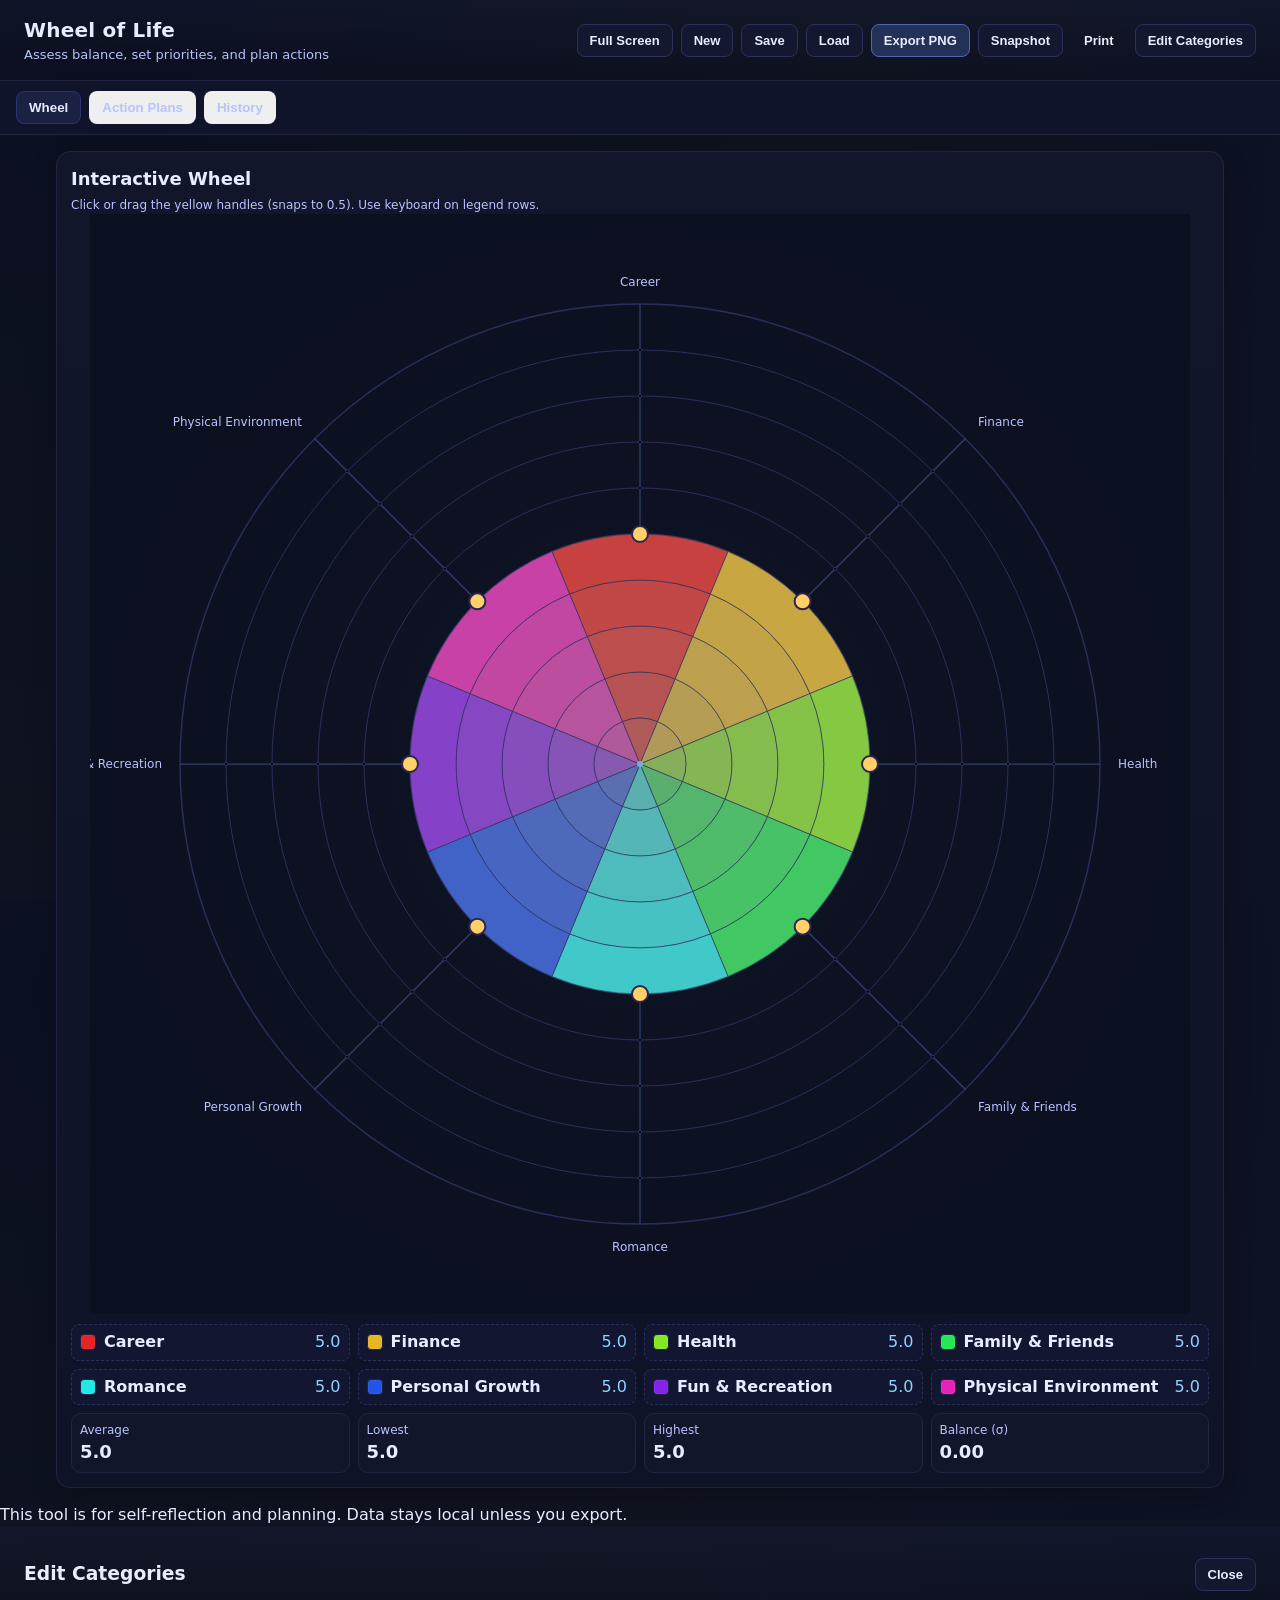
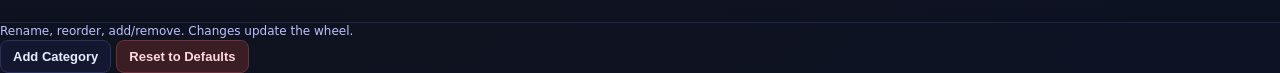
<file: previous_monoliths/index (v0.95).html>
<!DOCTYPE html>
<html lang="en">
<head>
  <meta charset="utf-8" />
  <title>Wheel of Life — Interactive Workshop App</title>
  <meta name="viewport" content="width=device-width, initial-scale=1" />
  <style>
    :root{
      --bg: #0f1320;
      --surface: #161a2b;
      --text: #e8ecff;
      --muted: #b9c2ff;
      --accent: #6ea8fe;
      --accent-2:#8fd3ff;
      --ring: #29305a;
      --handle: #ffd166;
      --panel: #0e1330;
      --border: #202642;
      --band-stroke: #2a325b;
      --swatch-border: #1c2244;
      --focus: #9fd7ff;
      --danger: #ef5350;
      --input-bg: #0c1130;
      --input-border: #2a325b;
      --input-border-focus: #4b5cc2;
      --input-placeholder: #8aa0d6;
      --gridline: #2b335e;
      --line: #8fd3ff;
      --ma-line: #ffd166;
      --zone-fill: rgba(76, 175, 80, 0.12);
      --zone-stroke: #4caf50;
      --isolines: #d1b3ff;
    }
    * { box-sizing: border-box; }
    html, body { height: 100%; }
    body {
      margin: 0;
      background: radial-gradient(1200px circle at 10% 10%, #0b1020 0%, #0f1320 60%, #0d1224 100%);
      color: var(--text);
      font-family: system-ui, -apple-system, Segoe UI, Roboto, Helvetica, Arial, "Apple Color Emoji","Segoe UI Emoji";
      line-height: 1.4;
    }

    header {
      padding: 16px 24px;
      display: flex; gap: 12px; align-items: center; justify-content: space-between;
      border-bottom: 1px solid #202642;
      background: linear-gradient(180deg, rgba(35,44,78,0.2), rgba(10,12,22,0.2));
      position: sticky; top:0; z-index: 20;
    }
    header h1 { margin:0; font-size: 20px; letter-spacing: 0.2px; }
    .sub { color: var(--muted); font-size: 13px; margin-top: 2px; }
    .toolbar { display: flex; gap: 8px; flex-wrap: wrap; }
    .btn { padding: 8px 12px; border-radius: 8px; border: 1px solid #2a325b; background: #131830; color: var(--text); cursor: pointer; font-weight: 600; font-size: 13px; }
    .btn:hover { border-color: #3c4575; background: #161c37; }
    .btn.primary { background: #243157; border-color: #5066b4; }
    .btn.primary:hover { background: #283766; }
    .btn.ghost { background: transparent; border-color: transparent; }
    .btn.danger { background: #3b1d24; border-color: #69323f; color: #ffd8de; }

    /* Tabs */
    .tabs { display: flex; gap: 8px; padding: 10px 16px; border-bottom: 1px solid #202642; background: #0f142a; position: sticky; top:58px; z-index: 15; }
    .tab { padding: 8px 12px; border-radius: 8px; border: 1px solid transparent; cursor: pointer; font-weight: 700; color: var(--muted); }
    .tab.active { color: var(--text); background: #1a2143; border-color: #2a3570; }

    main { padding: 16px; max-width: 1200px; margin: 0 auto; }

    .card { background: linear-gradient(180deg, #12162b, #0e1327); border: 1px solid #1f2443; border-radius: 14px; padding: 14px; box-shadow: 0 6px 24px rgba(0,0,0,0.25); }
    .card h2 { margin: 0 0 6px; font-size: 18px; }
    .small { font-size: 12px; color: var(--muted); }

    /* Wheel */
    .wheel-wrap { position: relative; min-height: 640px; display: grid; place-items: center; }
    #wheel { width: 100%; max-width: 1100px; height: auto; aspect-ratio: 1 / 1; }

    /* Legend */
    .legend { display: grid; grid-template-columns: repeat(auto-fit, minmax(260px,1fr)); gap: 8px; margin-top: 10px; }
    .legend .row { display: grid; grid-template-columns: auto 1fr auto; gap: 8px; align-items: center; padding: 6px 8px; border: 1px dashed #2a325b; border-radius: 8px; background: #121631; }
    .swatch { width: 16px; height: 16px; border-radius: 4px; border: 1px solid var(--swatch-border); box-shadow: inset 0 0 0 1px rgba(255,255,255,0.05); }
    .legend .name { font-weight: 600; }
    .legend .val { font-variant-numeric: tabular-nums; color: var(--accent-2); }

    .statline { display: grid; grid-template-columns: repeat(4,1fr); gap: 8px; margin-top: 8px; }
    .stat { border: 1px solid var(--border); border-radius: 10px; padding: 8px; background: #12162b; }
    .stat .label { font-size: 12px; color: var(--muted); }
    .stat .value { font-weight: 800; font-size: 18px; }

    /* Action Plans */
    .plans-panel { display: grid; gap: 16px; }
    .plan-row { border: 1px solid var(--border); border-radius: 10px; padding: 12px; background: var(--panel); }
    .plan-head { display:flex; justify-content: space-between; align-items:center; gap: 8px; }
    .plan-title { font-weight: 800; }
    .plan-score { font-variant-numeric: tabular-nums; color: var(--accent-2); font-weight: 700; }

    .steps-header { margin-top: 8px; color: var(--muted); font-size: 12px; }
    .steps-grid { display: grid; grid-template-columns: repeat(5, minmax(0,1fr)); gap: 8px; margin-top: 6px; }
    @media (max-width: 750px) { .steps-grid { grid-template-columns: repeat(2, minmax(0,1fr)); } }
    .step-wrap { display: grid; gap: 6px; }
    .step-label { font-size: 11px; color: var(--muted); }
    input.step { width: 100%; padding: 8px; border-radius: 8px; border: 1px solid var(--input-border); background: var(--input-bg); color: var(--text); font-size: 13px; }
    input.step::placeholder { color: var(--input-placeholder); }
    input.step:focus { outline: none; border-color: var(--input-border-focus); box-shadow: 0 0 0 3px rgba(143, 211, 255, 0.2); }
    input.step[disabled] { opacity: 0.45; cursor: not-allowed; }

    /* History */
    .history-toolbar { display:flex; gap:8px; margin-bottom:8px; flex-wrap:wrap; }
    .history-grid { display: grid; grid-template-columns: 1fr; gap: 16px; }
    .chart-card { border: 1px solid var(--border); border-radius: 10px; padding: 12px; background: var(--panel); }
    .chart-title { font-weight: 700; margin-bottom: 8px; }
    .chart-controls { display:flex; gap:8px; flex-wrap:wrap; margin-bottom:8px; align-items:center; }
    .form-field { display:flex; gap:6px; align-items:center; }
    .form-field label { font-size: 12px; color: var(--muted); }
    select, input[type="number"] { padding: 6px 8px; border-radius: 8px; border: 1px solid var(--input-border); background: var(--input-bg); color: var(--text); }
    input[type="checkbox"] { transform: scale(1.1); }
    .category-charts { display: grid; grid-template-columns: repeat(2,minmax(0,1fr)); gap: 12px; }
    @media (max-width: 900px) { .category-charts { grid-template-columns: 1fr; } }

    .history-table { width: 100%; border-collapse: collapse; }
    .history-table th, .history-table td { border: 1px solid #28305a; padding: 8px; font-size: 13px; }
    .history-table th { background: #0f142a; color: var(--muted); text-align: left; }
    .history-table tr:nth-child(even) td { background: #101535; }

    /* SVG chart styles */
    .chart-svg { width: 100%; height: auto; aspect-ratio: 16 / 9; }
    .gridline { stroke: var(--gridline); stroke-width: 1; }
    .axis-line { stroke: var(--muted); stroke-width: 1.2; }
    .series-line { fill: none; stroke: var(--line); stroke-width: 2.2; }
    .ma-line { fill: none; stroke: var(--ma-line); stroke-width: 2; stroke-dasharray: 5,3; }
    .dot { fill: var(--line); }

    /* Wheel SVG */
    .ring { stroke: var(--ring); fill: none; }
    .axis { stroke: #34406f; stroke-width: 1.25; }
    .tick { stroke: #2f3967; stroke-width: 0.9; }
    .cat-label { font-size: 12px; fill: var(--muted); }
    .handle { fill: var(--handle); stroke: #2d244f; stroke-width: 2; cursor: pointer; }
    .overlay { fill: transparent; cursor: crosshair; }
    .center-dot { fill: #8fd3ff; opacity: 0.7; }
    .band { stroke: var(--band-stroke); stroke-width: 0.6; stroke-linejoin: round; }

    .page { display: none; }
    .page.active { display: block; }

    .sr-live { position: absolute; left: -9999px; width: 1px; height: 1px; overflow: hidden; }
  </style>
</head>
<body>
  <header>
    <div>
      <h1>Wheel of Life</h1>
      <div class="sub">Assess balance, set priorities, and plan actions</div>
    </div>
    <div class="toolbar">
      <button class="btn" id="btnFullscreen">Full Screen</button>
      <button class="btn" id="btnNew">New</button>
      <button class="btn" id="btnSave">Save</button>
      <button class="btn" id="btnLoad">Load</button>
      <button class="btn primary" id="btnExport">Export PNG</button>
      <button class="btn" id="btnSnapshot">Snapshot</button>
      <button class="btn ghost" id="btnPrint">Print</button>
      <button class="btn" id="btnEditCats">Edit Categories</button>
      <input type="file" id="fileInput" accept=".json,.txt" style="display:none" />
      <input type="file" id="snapFileInput" accept=".json,.txt" style="display:none" />
    </div>
  </header>

  <!-- Tabs -->
  <div class="tabs">
    <button class="tab active" data-tab="wheel">Wheel</button>
    <button class="tab" data-tab="actions">Action Plans</button>
    <button class="tab" data-tab="history">History</button>
  </div>

  <main>
    <!-- WHEEL -->
    <section id="page-wheel" class="page active">
      <section class="card">
        <h2>Interactive Wheel</h2>
        <div class="small">Click or drag the yellow handles (snaps to 0.5). Use keyboard on legend rows.</div>

        <div class="wheel-wrap">
          <svg id="wheel" viewBox="0 0 1100 1100" role="img" aria-label="Wheel of Life chart" xmlns="http://www.w3.org/2000/svg">
            <defs>
              <radialGradient id="bgGrad" cx="50%" cy="50%" r="60%">
                <stop offset="0%" stop-color="#0f1324"></stop>
                <stop offset="100%" stop-color="#0b1020"></stop>
              </radialGradient>
            </defs>
            <rect x="0" y="0" width="1100" height="1100" fill="url(#bgGrad)"></rect>

            <g id="rings"></g>
            <g id="axes"></g>
            <g id="ticks"></g>
            <g id="bands"></g>
            <g id="labels"></g>

            <!-- Overlay moved BEFORE handles so handles are draggable -->
            <rect class="overlay" x="0" y="0" width="1100" height="1100"></rect>

            <g id="handles"></g>
            <circle class="center-dot" cx="550" cy="550" r="3"></circle>
          </svg>
          <div id="liveRegion" class="sr-live" aria-live="polite" aria-atomic="true"></div>
        </div>

        <div id="legend" class="legend" aria-label="Category legend and current scores"></div>

        <div class="statline">
          <div class="stat"><div class="label">Average</div><div class="value" id="avgVal">5.0</div></div>
          <div class="stat"><div class="label">Lowest</div><div class="value" id="minVal">5.0</div></div>
          <div class="stat"><div class="label">Highest</div><div class="value" id="maxVal">5.0</div></div>
          <div class="stat"><div class="label">Balance (σ)</div><div class="value" id="stdVal">0.00</div></div>
        </div>
      </section>
    </section>

    <!-- ACTION PLANS -->
    <section id="page-actions" class="page">
      <section class="card">
        <h2>Action Plans</h2>
        <div class="small">Plan one step for every point missing from a full 10.</div>
        <div id="plansPanel" class="plans-panel"></div>
      </section>
    </section>

    <!-- HISTORY -->
    <section id="page-history" class="page">
      <section class="card">
        <h2>History (Time Series)</h2>
        <div class="small">Snapshots are stored locally. Export/import for portability.</div>

        <div class="history-toolbar">
          <button class="btn" id="btnExportSnaps">Export Snapshots (JSON)</button>
          <button class="btn" id="btnImportSnaps">Import Snapshots</button>
          <button class="btn danger" id="btnClearSnaps">Clear All Snapshots</button>
        </div>

        <div class="chart-card">
          <div class="chart-title">Controls</div>
          <div class="chart-controls">
            <div class="form-field">
              <label for="baselineSelect">Baseline:</label>
              <select id="baselineSelect"></select>
            </div>
            <div class="form-field">
              <label for="maToggle">Moving Avg:</label>
              <input type="checkbox" id="maToggle" checked />
            </div>
            <div class="form-field">
              <label for="maWindow">MA Window:</label>
              <input type="number" id="maWindow" min="2" max="10" value="3" />
            </div>
            <div class="form-field">
              <label for="targetAvg">Desired Avg ≥</label>
              <input type="number" id="targetAvg" min="0" max="10" step="0.5" value="7" />
            </div>
            <div class="form-field">
              <label for="targetSigma">Desired σ ≤</label>
              <input type="number" id="targetSigma" min="0" max="5" step="0.1" value="1.5" />
            </div>
            <div class="form-field">
              <label for="isoToggle">Show BAA iso-lines</label>
              <input type="checkbox" id="isoToggle" checked />
            </div>
          </div>
        </div>

        <div class="history-grid">
          <!-- NEW: Snapshots table card -->
          <div class="chart-card">
            <div class="chart-title">Snapshots</div>
            <table class="history-table" id="historyTable" aria-label="Snapshot list">
              <thead>
                <tr>
                  <th>Date</th>
                  <th>Average</th>
                  <th>σ</th>
                  <th>Categories</th>
                  <th>Actions</th>
                </tr>
              </thead>
              <tbody></tbody>
            </table>
          </div>

          <div class="chart-card">
            <div class="chart-title">Balance (σ) over time</div>
            <!-- Changed container to DIV to avoid nested SVGs -->
            <div id="sigmaChart" class="chart-svg" role="img" aria-label="Balance sigma over time"></div>
          </div>

          <div class="chart-card">
            <div class="chart-title">Average vs. Balance (σ)</div>
            <!-- Changed container to DIV to avoid nested SVGs -->
            <div id="avgSigmaChart" class="chart-svg" role="img" aria-label="Average vs sigma"></div>
          </div>

          <div class="chart-card">
            <div class="chart-title">Category trends (small multiples)</div>
            <div id="categoryCharts" class="category-charts"></div>
          </div>

          <div class="chart-card">
            <div class="chart-title">Delta vs Baseline (latest snapshot)</div>
            <table class="history-table" id="deltaTable" aria-label="Delta vs baseline">
              <thead>
                <tr>
                  <th>Category</th>
                  <th>Baseline</th>
                  <th>Latest</th>
                  <th>Δ (Latest − Baseline)</th>
                </tr>
              </thead>
              <tbody></tbody>
              <tfoot>
                <tr><th>Overall Avg</th><td id="deltaAvgBase">–</td><td id="deltaAvgLatest">–</td><td id="deltaAvgDiff">–</td></tr>
                <tr><th>Overall σ</th><td id="deltaSigmaBase">–</td><td id="deltaSigmaLatest">–</td><td id="deltaSigmaDiff">–</td></tr>
                <tr><th>Balance‑Adjusted Avg (BAA)</th><td id="deltaBAABase">–</td><td id="deltaBAALatest">–</td><td id="deltaBAADiff">–</td></tr>
                <tr><th>Relative Imbalance Index (RII)</th><td id="deltaRIIBase">–</td><td id="deltaRIILatest">–</td><td id="deltaRIIDiff">–</td></tr>
              </tfoot>
            </table>
          </div>
        </div>
      </section>
    </section>
  </main>

  <div class="footer-note">This tool is for self-reflection and planning. Data stays local unless you export.</div>

  <!-- Modal -->
  <div id="modalOverlay" class="modal-overlay" aria-hidden="true">
    <div class="modal" role="dialog" aria-modal="true" aria-labelledby="modalTitle">
      <header><h3 id="modalTitle">Edit Categories</h3><button class="btn" id="btnCloseModal">Close</button></header>
      <div class="content">
        <div class="small">Rename, reorder, add/remove. Changes update the wheel.</div>
        <div id="editList" class="edit-list"></div>
      </div>
      <div class="footer">
        <button class="btn" id="btnAddCategory">Add Category</button>
        <button class="btn danger" id="btnResetCategories">Reset to Defaults</button>
      </div>
    </div>
  </div>

  <script>
    /* ---------- CONFIG ---------- */
    const MAX_VALUE = 10;
    const SIZE = 1100;
    const CX = SIZE / 2;
    const CY = SIZE / 2;
    const MARGIN = 60;
    const RADIUS = (SIZE / 2) - MARGIN - 30;
    const BAND_THICKNESS = RADIUS / MAX_VALUE;

    const STEP_FINE = 0.5;
    const STEP_COARSE = 1.0;

    const STATE_KEY = 'wheelOfLifeState.v8';
    const SNAPSHOTS_KEY = 'wheelOfLifeSnapshots.v1';

    /* Disable mode for action steps: 'floor' | 'round' | 'ceil' */
    const DISABLE_MODE = 'ceil';

    /* Saturation curve for bands */
    const SAT_MIN = 30, SAT_MAX = 80, LIGHTNESS = 52;

    const DEFAULT_CATEGORIES = [
      "Career","Finance","Health","Family & Friends","Romance","Personal Growth","Fun & Recreation","Physical Environment"
    ];

    /* ---------- STATE ---------- */
    let categories = [...DEFAULT_CATEGORIES];
    let values = new Array(categories.length).fill(5);
    let notes = new Array(categories.length).fill('');
    let steps = new Array(categories.length).fill(null).map(()=> new Array(10).fill(''));
    let draggingIndex = null, pointerId = null;
    let snapshots = [];

    /* ---------- UTILS ---------- */
    function angleForIndex(i, count=categories.length){ const step=(2*Math.PI)/count; return -Math.PI/2 + (i*step); }
    function stepAngle(count=categories.length){ return (2*Math.PI)/count; }
    function pointOnCircle(theta, r){ return { x: CX + r*Math.cos(theta), y: CY + r*Math.sin(theta) }; }
    function clamp(v,min,max){ return Math.max(min, Math.min(max, v)); }
    function roundTo(v, step=STEP_FINE){ return Math.round(v/step)*step; }
    function valueToRadius(v){ return (v / MAX_VALUE) * RADIUS; }
    function radiusToValue(r){ return clamp(roundTo((r / RADIUS) * MAX_VALUE, STEP_FINE), 0, MAX_VALUE); }
    function fmtDate(ts){ return new Date(ts).toLocaleString(); }
    function arrayAvg(arr){ return arr.reduce((a,b)=>a+b,0)/arr.length; }
    function arrayStd(arr){ const avg=arrayAvg(arr); return Math.sqrt(arr.reduce((s,v)=>s+Math.pow(v-avg,2),0)/arr.length); }
    function disabledCountForValue(v){
      if (DISABLE_MODE==='ceil') return Math.min(MAX_VALUE, Math.ceil(v));
      if (DISABLE_MODE==='round') return Math.min(MAX_VALUE, Math.round(v));
      return Math.min(MAX_VALUE, Math.floor(v));
    }
    function hslToHex(h, s, l){
      s/=100; l/=100;
      const c=(1-Math.abs(2*l-1))*s, x=c*(1-Math.abs((h/60)%2-1)), m=l-c/2;
      let r=0,g=0,b=0;
      if(h<60){ r=c; g=x; } else if(h<120){ r=x; g=c; }
      else if(h<180){ g=c; b=x; } else if(h<240){ g=x; b=c; }
      else if(h<300){ r=x; b=c; } else { r=c; b=x; }
      r=Math.round((r+m)*255); g=Math.round((g+m)*255); b=Math.round((b+m)*255);
      const toHex=v=>v.toString(16).padStart(2,'0');
      return `#${toHex(r)}${toHex(g)}${toHex(b)}`;
    }
    function buildPalette(count=categories.length){ return Array.from({length:count},(_,i)=> (i*360)/count ); }
    let paletteHues = buildPalette();

    /* Save/load current */
    function saveLocal(){
      const payload = { categories, values, notes, steps, ts: Date.now() };
      try{ localStorage.setItem(STATE_KEY, JSON.stringify(payload)); }catch(e){}
    }
    function loadLocal(){
      try{
        const raw=localStorage.getItem(STATE_KEY); if(!raw) return false;
        const obj=JSON.parse(raw);
        if(!obj || !obj.categories || !obj.values) return false;
        categories = obj.categories;
        values = obj.values.map(v=> roundTo(v, STEP_FINE));
        notes = obj.notes || new Array(categories.length).fill('');
        steps = obj.steps && Array.isArray(obj.steps) ? obj.steps.map(arr=> (Array.isArray(arr)? arr.slice(0,10).concat(new Array(Math.max(0,10-(arr.length||0))).fill('')) : new Array(10).fill(''))) : new Array(categories.length).fill(null).map(()=> new Array(10).fill(''));
        ensureArrayLengths();
        return true;
      }catch(e){ return false; }
    }
    function ensureArrayLengths(){
      if(values.length!==categories.length) values=new Array(categories.length).fill(5);
      if(notes.length!==categories.length) notes=new Array(categories.length).fill('');
      if(steps.length!==categories.length) steps=new Array(categories.length).fill(null).map(()=> new Array(10).fill(''));
    }

    /* Snapshots */
    function saveSnapshots(){ try{ localStorage.setItem(SNAPSHOTS_KEY, JSON.stringify({snaps:snapshots})); }catch(e){} }
    function loadSnapshots(){
      try{
        const raw=localStorage.getItem(SNAPSHOTS_KEY); if(!raw) return false;
        const obj=JSON.parse(raw); if(!obj || !obj.snaps) return false;
        snapshots=obj.snaps; return true;
      }catch(e){ return false; }
    }

    /* ---------- SVG refs ---------- */
    const svgEl=document.getElementById('wheel'),
          ringsG=document.getElementById('rings'),
          axesG=document.getElementById('axes'),
          ticksG=document.getElementById('ticks'),
          bandsG=document.getElementById('bands'),
          labelsG=document.getElementById('labels'),
          handlesG=document.getElementById('handles'),
          overlayEl=document.querySelector('.overlay'),
          legendEl=document.getElementById('legend'),
          liveRegion=document.getElementById('liveRegion');

    /* ---------- Wheel drawing ---------- */
    function drawBase(){
      ringsG.innerHTML=''; axesG.innerHTML=''; ticksG.innerHTML=''; labelsG.innerHTML=''; handlesG.innerHTML=''; bandsG.innerHTML='';
      paletteHues = buildPalette(categories.length);

      // Rings per unit
      for(let r=BAND_THICKNESS; r<=RADIUS+0.001; r+=BAND_THICKNESS){
        const c=document.createElementNS('http://www.w3.org/2000/svg','circle');
        c.setAttribute('cx',CX); c.setAttribute('cy',CY); c.setAttribute('r',r.toFixed(2));
        c.setAttribute('class','ring'); c.setAttribute('stroke-width',(r%(RADIUS/2)===0)?'1.4':'1.0');
        ringsG.appendChild(c);
      }
      // Axes, ticks, labels, handles
      const count=categories.length, step=stepAngle(count);
      for(let i=0;i<count;i++){
        const theta=angleForIndex(i,count), end=pointOnCircle(theta,RADIUS);
        const axis=document.createElementNS('http://www.w3.org/2000/svg','line');
        axis.setAttribute('x1',CX); axis.setAttribute('y1',CY); axis.setAttribute('x2',end.x.toFixed(2)); axis.setAttribute('y2',end.y.toFixed(2)); axis.setAttribute('class','axis'); axesG.appendChild(axis);
        for(let v=1; v<MAX_VALUE; v++){
          const tPt=pointOnCircle(theta,v*BAND_THICKNESS);
          const tick=document.createElementNS('http://www.w3.org/2000/svg','circle');
          tick.setAttribute('cx',tPt.x.toFixed(2)); tick.setAttribute('cy',tPt.y.toFixed(2)); tick.setAttribute('r','1.6'); tick.setAttribute('class','tick'); ticksG.appendChild(tick);
        }
        const labelR=RADIUS+18, labelPt=pointOnCircle(theta,labelR);
        const lab=document.createElementNS('http://www.w3.org/2000/svg','text');
        lab.setAttribute('x',labelPt.x.toFixed(2)); lab.setAttribute('y',labelPt.y.toFixed(2)); lab.setAttribute('class','cat-label');
        lab.setAttribute('text-anchor',(Math.abs(Math.cos(theta))<0.3)?'middle':(Math.cos(theta)>0?'start':'end'));
        lab.setAttribute('dominant-baseline',(Math.sin(theta)>0.3)?'hanging':(Math.sin(theta)<-0.3?'baseline':'middle'));
        lab.textContent=categories[i]; labelsG.appendChild(lab);

        const hv=values[i], hp=pointOnCircle(theta,valueToRadius(hv));
        const handle=document.createElementNS('http://www.w3.org/2000/svg','circle');
        handle.setAttribute('cx',hp.x.toFixed(2)); handle.setAttribute('cy',hp.y.toFixed(2)); handle.setAttribute('r',8);
        handle.setAttribute('data-index',i); handle.setAttribute('class','handle'); handlesG.appendChild(handle);
      }

      buildBands(); updateBands(); updateLegend(); updateStats(); buildPlansPanel(); buildHistoryTable();
      buildA11yControls(); refreshHistoryControls(); drawHistoryCharts(); updateDeltaTable();
    }

    function buildBands(){
      const count=categories.length;
      for(let i=0;i<count;i++){
        const g=document.createElementNS('http://www.w3.org/2000/svg','g');
        g.setAttribute('class','category-bands'); g.setAttribute('data-index',i); bandsG.appendChild(g);
      }
    }
    function annularSectorPath(r0,r1,start,end){
      const pSi=pointOnCircle(start,r0), pEi=pointOnCircle(end,r0), pEo=pointOnCircle(end,r1), pSo=pointOnCircle(start,r1);
      const LAF=0;
      if(r0<0.0001){
        return `M ${CX} ${CY} L ${pSo.x.toFixed(2)} ${pSo.y.toFixed(2)} A ${r1.toFixed(2)} ${r1.toFixed(2)} 0 ${LAF} 1 ${pEo.x.toFixed(2)} ${pEo.y.toFixed(2)} Z`;
      }
      return `M ${pSo.x.toFixed(2)} ${pSo.y.toFixed(2)} A ${r1.toFixed(2)} ${r1.toFixed(2)} 0 ${LAF} 1 ${pEo.x.toFixed(2)} ${pEo.y.toFixed(2)} L ${pEi.x.toFixed(2)} ${pEi.y.toFixed(2)} A ${r0.toFixed(2)} ${r0.toFixed(2)} 0 ${LAF} 0 ${pSi.x.toFixed(2)} ${pSi.y.toFixed(2)} Z`;
    }
    function bandColor(hue, bandIndex){ const s=SAT_MIN + (bandIndex/MAX_VALUE)*(SAT_MAX-SAT_MIN); return hslToHex(hue, s, LIGHTNESS); }
    function updateBands(){
      const count=categories.length, step=stepAngle(count);
      for(let i=0;i<count;i++){
        const group=bandsG.querySelector(`.category-bands[data-index="${i}"]`); group.innerHTML='';
        const thetaCenter=angleForIndex(i,count), start=thetaCenter - step/2, end=thetaCenter + step/2;
        const v=values[i], full=Math.floor(v), frac=v-full, hue=paletteHues[i];
        for(let j=0;j<full;j++){
          const r0=j*BAND_THICKNESS, r1=(j+1)*BAND_THICKNESS;
          const path=document.createElementNS('http://www.w3.org/2000/svg','path');
          path.setAttribute('class','band'); path.setAttribute('d', annularSectorPath(r0,r1,start,end)); path.setAttribute('fill', bandColor(hue, j+1));
          group.appendChild(path);
        }
        if(frac>0){
          const r0=full*BAND_THICKNESS, r1=r0 + frac*BAND_THICKNESS;
          const path=document.createElementNS('http://www.w3.org/2000/svg','path');
          path.setAttribute('class','band'); path.setAttribute('d', annularSectorPath(r0,r1,start,end)); path.setAttribute('fill', bandColor(hue, full+1));
          group.appendChild(path);
        }
      }
    }

    function updateLegend(){
      legendEl.innerHTML='';
      for(let i=0;i<categories.length;i++){
        const row=document.createElement('div'); row.className='row';
        const sw=document.createElement('div'); sw.className='swatch'; sw.style.background = bandColor(paletteHues[i], MAX_VALUE);
        const nm=document.createElement('div'); nm.className='name'; nm.textContent=categories[i];
        const val=document.createElement('div'); val.className='val'; val.textContent=values[i].toFixed(1);
        row.appendChild(sw); row.appendChild(nm); row.appendChild(val); legendEl.appendChild(row);
      }
    }
    function updateStats(){
      const avg=arrayAvg(values), std=arrayStd(values);
      document.getElementById('avgVal').textContent=avg.toFixed(1);
      document.getElementById('minVal').textContent=Math.min(...values).toFixed(1);
      document.getElementById('maxVal').textContent=Math.max(...values).toFixed(1);
      document.getElementById('stdVal').textContent=std.toFixed(2);
    }

    /* ---------- Interaction ---------- */
    function nearestAxisIndex(theta){
      const count=categories.length; let best=0, bestDiff=Infinity;
      for(let i=0;i<count;i++){
        const a=angleForIndex(i,count); const diff=Math.abs(Math.atan2(Math.sin(theta-a), Math.cos(theta-a)));
        if(diff<bestDiff){ bestDiff=diff; best=i; }
      }
      return best;
    }
    function onOverlayPointerDown(e){
      overlayEl.setPointerCapture(e.pointerId); pointerId=e.pointerId;
      const pt=clientToSvg(e.clientX,e.clientY), dx=pt.x-CX, dy=pt.y-CY, theta=Math.atan2(dy,dx), r=Math.sqrt(dx*dx+dy*dy);
      const index=nearestAxisIndex(theta); const newVal=radiusToValue(clamp(r,0,RADIUS));
      setValue(index, newVal, {announce:true}); draggingIndex=index;
    }
    function onOverlayPointerMove(e){
      if(draggingIndex===null || e.pointerId!==pointerId) return;
      const pt=clientToSvg(e.clientX,e.clientY), dx=pt.x-CX, dy=pt.y-CY, r=Math.sqrt(dx*dx+dy*dy);
      setValue(draggingIndex, radiusToValue(clamp(r,0,RADIUS)));
    }
    function onOverlayPointerUp(e){ if(e.pointerId===pointerId){ overlayEl.releasePointerCapture(e.pointerId); draggingIndex=null; pointerId=null; saveLocal(); } }
    function onHandlePointerDown(e){ const idx=parseInt(e.target.getAttribute('data-index'),10); handlesG.setPointerCapture(e.pointerId); pointerId=e.pointerId; draggingIndex=idx; }
    function onHandlePointerMove(e){
      if(draggingIndex===null || e.pointerId!==pointerId) return;
      const pt=clientToSvg(e.clientX,e.clientY), dx=pt.x-CX, dy=pt.y-CY, r=Math.sqrt(dx*dx+dy*dy);
      setValue(draggingIndex, radiusToValue(clamp(r,0,RADIUS)));
    }
    function onHandlePointerUp(e){ if(e.pointerId===pointerId){ handlesG.releasePointerCapture(e.pointerId); draggingIndex=null; pointerId=null; saveLocal(); } }
    function clientToSvg(x,y){ const p=svgEl.createSVGPoint(); p.x=x; p.y=y; const m=svgEl.getScreenCTM(); return p.matrixTransform(m.inverse()); }

    function setValue(i, v, opts={}){
      const snapped=roundTo(v, STEP_FINE); values[i]=snapped;
      updateBands(); moveHandlesToValues(); updateLegend(); updateStats(); buildPlansPanel();
      drawHistoryCharts(); updateDeltaTable();
      if(opts.announce) announce(`${categories[i]} set to ${values[i].toFixed(1)} of 10.`);
    }
    function moveHandlesToValues(){
      const count=categories.length, handles=handlesG.querySelectorAll('.handle');
      handles.forEach((h,i)=>{ const th=angleForIndex(i,count); const p=pointOnCircle(th, valueToRadius(values[i])); h.setAttribute('cx',p.x.toFixed(2)); h.setAttribute('cy',p.y.toFixed(2)); });
    }
    function buildA11yControls(){
      legendEl.querySelectorAll('.row').forEach((row,i)=>{
        row.setAttribute('tabindex','0'); row.setAttribute('role','slider'); row.setAttribute('aria-valuemin','0'); row.setAttribute('aria-valuemax','10');
        row.setAttribute('aria-valuenow', values[i].toFixed(1)); row.setAttribute('aria-label', `${categories[i]} score`);
        row.addEventListener('keydown',(e)=>{
          if(e.key==='ArrowRight'||e.key==='ArrowUp'){ setValue(i, clamp(roundTo(values[i]+STEP_FINE,STEP_FINE),0,MAX_VALUE), {announce:true}); row.setAttribute('aria-valuenow', values[i].toFixed(1)); e.preventDefault(); }
          else if(e.key==='ArrowLeft'||e.key==='ArrowDown'){ setValue(i, clamp(roundTo(values[i]-STEP_FINE,STEP_FINE),0,MAX_VALUE), {announce:true}); row.setAttribute('aria-valuenow', values[i].toFixed(1)); e.preventDefault(); }
          else if(e.key==='PageUp'){ setValue(i, clamp(roundTo(values[i]+STEP_COARSE,STEP_FINE),0,MAX_VALUE), {announce:true}); row.setAttribute('aria-valuenow', values[i].toFixed(1)); e.preventDefault(); }
          else if(e.key==='PageDown'){ setValue(i, clamp(roundTo(values[i]-STEP_COARSE,STEP_FINE),0,MAX_VALUE), {announce:true}); row.setAttribute('aria-valuenow', values[i].toFixed(1)); e.preventDefault(); }
          else if(e.key==='Home'){ setValue(i, 0, {announce:true}); row.setAttribute('aria-valuenow', values[i].toFixed(1)); e.preventDefault(); }
          else if(e.key==='End'){ setValue(i, 10, {announce:true}); row.setAttribute('aria-valuenow', values[i].toFixed(1)); e.preventDefault(); }
        });
      });
    }
    function announce(msg){ liveRegion.textContent=msg; }

    /* ---------- Action Plans ---------- */
    function buildPlansPanel(){
      const panel=document.getElementById('plansPanel'); if(!panel) return;
      panel.innerHTML='';
      for(let i=0;i<categories.length;i++){
        const row=document.createElement('div'); row.className='plan-row';
        const head=document.createElement('div'); head.className='plan-head';
        const title=document.createElement('div'); title.className='plan-title'; title.textContent=categories[i];
        const score=document.createElement('div'); score.className='plan-score'; score.textContent=values[i].toFixed(1);
        head.appendChild(title); head.appendChild(score);

        const disabledCount=disabledCountForValue(values[i]), enabledCount=MAX_VALUE-disabledCount;
        const stepsHeader=document.createElement('div'); stepsHeader.className='steps-header';
        stepsHeader.textContent=`Steps to write: ${enabledCount} (current score disables ${disabledCount} of 10)`;

        const grid=document.createElement('div'); grid.className='steps-grid';
        if(!Array.isArray(steps[i]) || steps[i].length!==MAX_VALUE){ steps[i]=new Array(MAX_VALUE).fill(''); }
        for(let j=0;j<MAX_VALUE;j++){
          const wrap=document.createElement('div'); wrap.className='step-wrap';
          const label=document.createElement('div'); label.className='step-label'; label.textContent=`Step ${j+1}`;
          const input=document.createElement('input'); input.type='text'; input.className='step'; input.placeholder=`Plan for level ${j+1}`; input.value=steps[i][j]||'';
          const isDisabled = j < disabledCount; if(isDisabled) input.setAttribute('disabled','true'); else input.removeAttribute('disabled');
          input.addEventListener('input',()=>{ steps[i][j]=input.value; saveLocal(); });
          wrap.appendChild(label); wrap.appendChild(input); grid.appendChild(wrap);
        }

        row.appendChild(head); row.appendChild(stepsHeader); row.appendChild(grid); panel.appendChild(row);
      }
    }

    /* ---------- Snapshots ---------- */
    function takeSnapshot(){
      const snap={ ts:Date.now(), categories:[...categories], values: values.map(v=> roundTo(v, STEP_FINE)) };
      snapshots.push(snap); saveSnapshots(); buildHistoryTable(); refreshHistoryControls(); drawHistoryCharts(); updateDeltaTable(); announce('Snapshot saved.');
    }
    function buildHistoryTable(){
      const tbody=document.querySelector('#historyTable tbody'); if(!tbody) return;
      tbody.innerHTML='';
      snapshots.slice().sort((a,b)=>a.ts-b.ts).forEach(snap=>{
        const tr=document.createElement('tr');
        const tdDate=document.createElement('td'); tdDate.textContent=fmtDate(snap.ts);
        const avg=arrayAvg(snap.values), std=arrayStd(snap.values);
        const tdAvg=document.createElement('td'); tdAvg.textContent=avg.toFixed(1);
        const tdStd=document.createElement('td'); tdStd.textContent=std.toFixed(2);
        const tdCats=document.createElement('td'); tdCats.textContent=`${snap.categories.length} categories`;
        const tdAct=document.createElement('td'); const del=document.createElement('button'); del.className='btn danger'; del.textContent='Delete';
        del.addEventListener('click',()=>{ const i=snapshots.findIndex(s=>s.ts===snap.ts); if(i>-1){ snapshots.splice(i,1); saveSnapshots(); buildHistoryTable(); refreshHistoryControls(); drawHistoryCharts(); updateDeltaTable(); } });
        tdAct.appendChild(del);
        tr.appendChild(tdDate); tr.appendChild(tdAvg); tr.appendChild(tdStd); tr.appendChild(tdCats); tr.appendChild(tdAct);
        tbody.appendChild(tr);
      });
    }

    function exportSnapshots(){
      const blob=new Blob([JSON.stringify({snapshots},null,2)],{type:'application/json'});
      const a=document.createElement('a'); a.href=URL.createObjectURL(blob); a.download='wheel-of-life-snapshots.json'; document.body.appendChild(a); a.click(); a.remove();
      setTimeout(()=>URL.revokeObjectURL(a.href),1000);
    }
    function importSnapshots(file){
      const reader=new FileReader();
      reader.onload=()=>{
        try{
          const obj=JSON.parse(reader.result);
          if(!obj.snapshots||!Array.isArray(obj.snapshots)) throw new Error('Invalid snapshot file');
          snapshots=obj.snapshots.map(s=>({ ts:s.ts, categories:s.categories, values:s.values.map(v=> roundTo(v, STEP_FINE)) }));
          saveSnapshots(); buildHistoryTable(); refreshHistoryControls(); drawHistoryCharts(); updateDeltaTable();
        }catch(e){ alert('Could not import snapshots: '+e.message); }
      };
      reader.readAsText(file);
    }

    /* ---------- Export current wheel ---------- */
    function svgInlineStyle(){
      return `.ring{stroke:#29305a;fill:none}.axis{stroke:#34406f;stroke-width:1.25}.tick{stroke:#2f3967;stroke-width:.9}.cat-label{font-size:12px;fill:#b9c2ff;font-family:system-ui,-apple-system,Segoe UI,Roboto,Helvetica,Arial}.handle{fill:#ffd166;stroke:#2d244f;stroke-width:2}.center-dot{fill:#8fd3ff;opacity:.7}.overlay{fill:transparent}.band{stroke:#2a325b;stroke-width:.6;stroke-linejoin:round}`;
    }
    function exportPNG(){
      const clone=svgEl.cloneNode(true);
      const style=document.createElementNS('http://www.w3.org/2000/svg','style'); style.setAttribute('type','text/css'); style.textContent=svgInlineStyle();
      const defs=clone.querySelector('defs'); if(defs){ defs.parentNode.insertBefore(style, defs.nextSibling); } else { clone.insertBefore(style, clone.firstChild); }
      const serializer=new XMLSerializer(); let svgStr=serializer.serializeToString(clone);
      if(!svgStr.includes('xmlns="http://www.w3.org/2000/svg"')) svgStr=svgStr.replace('<svg','<svg xmlns="http://www.w3.org/2000/svg"');
      const url='data:image/svg+xml;charset=utf-8,'+encodeURIComponent(svgStr);
      const canvas=document.createElement('canvas'); canvas.width=SIZE; canvas.height=SIZE; const ctx=canvas.getContext('2d');
      const img=new Image(); img.onload=()=>{ ctx.clearRect(0,0,SIZE,SIZE); ctx.drawImage(img,0,0,SIZE,SIZE); const png=canvas.toDataURL('image/png'); const a=document.createElement('a'); a.href=png; const d=new Date().toISOString().slice(0,19).replace(/[:T]/g,'-'); a.download=`wheel-of-life-${d}.png`; document.body.appendChild(a); a.click(); a.remove(); };
      img.onerror=()=>alert('Export failed: browser blocked inline SVG rasterization.'); img.src=url;
    }

    /* ---------- Category modal ---------- */
    const modalOverlay=document.getElementById('modalOverlay');
    function openModal(){ modalOverlay.style.display='grid'; modalOverlay.setAttribute('aria-hidden','false'); buildEditList(); }
    function closeModal(){ modalOverlay.style.display='none'; modalOverlay.setAttribute('aria-hidden','true'); }
    document.getElementById('btnEditCats').addEventListener('click', openModal);
    document.getElementById('btnCloseModal').addEventListener('click', closeModal);
    modalOverlay.addEventListener('click',(e)=>{ if(e.target===modalOverlay) closeModal(); });

    function buildEditList(){
      const list=document.getElementById('editList'); list.innerHTML='';
      for(let i=0;i<categories.length;i++){
        const row=document.createElement('div'); row.className='edit-row';
        const drag=document.createElement('span'); drag.textContent='↕'; drag.title='Use ↑ ↓ buttons to reorder'; drag.style.opacity='0.6';
        const input=document.createElement('input'); input.type='text'; input.value=categories[i];
        input.addEventListener('change',()=>{ categories[i]=input.value || `Category ${i+1}`; saveLocal(); drawBase(); });
        const controls=document.createElement('div'); controls.style.display='flex'; controls.style.gap='6px';
        const up=document.createElement('button'); up.className='btn'; up.textContent='↑'; up.addEventListener('click',()=>{ if(i===0) return; swapCategory(i,i-1); });
        const down=document.createElement('button'); down.className='btn'; down.textContent='↓'; down.addEventListener('click',()=>{ if(i===categories.length-1) return; swapCategory(i,i+1); });
        const del=document.createElement('button'); del.className='btn danger'; del.textContent='Delete'; del.addEventListener('click',()=>{ categories.splice(i,1); values.splice(i,1); notes.splice(i,1); steps.splice(i,1); saveLocal(); drawBase(); buildEditList(); });
        controls.appendChild(up); controls.appendChild(down); controls.appendChild(del);
        row.appendChild(drag); row.appendChild(input); row.appendChild(controls); list.appendChild(row);
      }
    }
    function swapCategory(a,b){ [categories[a],categories[b]]=[categories[b],categories[a]]; [values[a],values[b]]=[values[b],values[a]]; [notes[a],notes[b]]=[notes[b],notes[a]]; [steps[a],steps[b]]=[steps[b],steps[a]]; saveLocal(); drawBase(); }

    /* ---------- History charts ---------- */
    const sigmaChartEl=document.getElementById('sigmaChart'),
          categoryChartsEl=document.getElementById('categoryCharts'),
          avgSigmaChartEl=document.getElementById('avgSigmaChart'),
          baselineSelectEl=document.getElementById('baselineSelect'),
          maToggleEl=document.getElementById('maToggle'),
          maWindowEl=document.getElementById('maWindow'),
          targetAvgEl=document.getElementById('targetAvg'),
          targetSigmaEl=document.getElementById('targetSigma'),
          isoToggleEl=document.getElementById('isoToggle');

    function refreshHistoryControls(){
      baselineSelectEl.innerHTML='';
      const snaps=snapshots.slice().sort((a,b)=>a.ts-b.ts);
      if(snaps.length===0){
        const opt=document.createElement('option'); opt.value=''; opt.textContent='No snapshots'; baselineSelectEl.appendChild(opt); baselineSelectEl.disabled=true;
      } else {
        baselineSelectEl.disabled=false;
        snaps.forEach((s,idx)=>{ const opt=document.createElement('option'); opt.value=s.ts.toString(); opt.textContent=`${idx+1}. ${fmtDate(s.ts)}`; baselineSelectEl.appendChild(opt); });
        baselineSelectEl.value=snaps[0].ts.toString();
      }
    }

    function seriesMA(series, windowSize){
      const arr=series.map(p=>p.y); const ma=[];
      for(let i=0;i<arr.length;i++){
        let count=0,sum=0;
        for(let j=i-windowSize+1;j<=i;j++){ if(j>=0 && arr[j]!=null){ sum+=arr[j]; count++; } }
        ma.push(count>0 ? sum/count : null);
      }
      return series.map((p,i)=>({x:p.x,y:ma[i]}));
    }
    function pathFromSeries(series, xScale, yScale){
      let d='', pen=false;
      series.forEach(p=>{
        if(p.y==null){ pen=false; return; }
        const x=xScale(p.x), y=yScale(p.y);
        if(!pen){ d+=`M ${x} ${y} `; pen=true; } else { d+=`L ${x} ${y} `; }
      });
      return d.trim();
    }

    function drawSigmaChart(){
      sigmaChartEl.innerHTML='';
      const svgNS='http://www.w3.org/2000/svg';
      const width=sigmaChartEl.clientWidth||800, height=(sigmaChartEl.clientHeight||(width*9/16));
      const svg=document.createElementNS(svgNS,'svg'); svg.setAttribute('viewBox',`0 0 ${width} ${height}`); svg.setAttribute('width','100%'); svg.setAttribute('height','100%');

      const snaps=snapshots.slice().sort((a,b)=>a.ts-b.ts);
      const series=snaps.map(s=>({x:s.ts, y: arrayStd(s.values)}));
      if(series.length===0){ const text=document.createElementNS(svgNS,'text'); text.textContent='No snapshots yet.'; text.setAttribute('x',width/2); text.setAttribute('y',height/2); text.setAttribute('dominant-baseline','middle'); text.setAttribute('text-anchor','middle'); text.setAttribute('fill','#b9c2ff'); svg.appendChild(text); sigmaChartEl.appendChild(svg); return; }

      const margin={top:20,right:20,bottom:30,left:40};
      const xMin=series[0].x, xMax=series[series.length-1].x;
      const yMax=Math.max(...series.map(p=>p.y), 1);

      const xScale=(x)=>{ const w=width-margin.left-margin.right; return margin.left + ((x-xMin)/(xMax-xMin || 1))*w; };
      const yScale=(y)=>{ const h=height-margin.top-margin.bottom; return margin.top + (1-(y/(yMax||1)))*h; };

      const gGrid=document.createElementNS(svgNS,'g');
      for(let t=0;t<=5;t++){ const y=yScale((yMax/5)*t); const L=document.createElementNS(svgNS,'line'); L.setAttribute('x1',margin.left); L.setAttribute('x2',width-margin.right); L.setAttribute('y1',y); L.setAttribute('y2',y); L.setAttribute('class','gridline'); gGrid.appendChild(L); }
      svg.appendChild(gGrid);

      const axisX=document.createElementNS(svgNS,'line'); axisX.setAttribute('x1',margin.left); axisX.setAttribute('x2',width-margin.right); axisX.setAttribute('y1',height-margin.bottom); axisX.setAttribute('y2',height-margin.bottom); axisX.setAttribute('class','axis-line'); svg.appendChild(axisX);
      const axisY=document.createElementNS(svgNS,'line'); axisY.setAttribute('x1',margin.left); axisY.setAttribute('x2',margin.left); axisY.setAttribute('y1',margin.top); axisY.setAttribute('y2',height-margin.bottom); axisY.setAttribute('class','axis-line'); svg.appendChild(axisY);

      const gXT=document.createElementNS(svgNS,'g'); const tickCount=Math.min(6,series.length);
      for(let i=0;i<tickCount;i++){ const idx=Math.round((i/(tickCount-1))*(series.length-1)); const x=xScale(series[idx].x), y=height-margin.bottom;
        const t=document.createElementNS(svgNS,'line'); t.setAttribute('x1',x); t.setAttribute('x2',x); t.setAttribute('y1',y); t.setAttribute('y2',y+6); t.setAttribute('class','axis-line'); gXT.appendChild(t);
        const lab=document.createElementNS(svgNS,'text'); lab.textContent=new Date(series[idx].x).toLocaleDateString(); lab.setAttribute('x',x); lab.setAttribute('y',y+18); lab.setAttribute('fill','#b9c2ff'); lab.setAttribute('font-size','12'); lab.setAttribute('text-anchor','middle'); gXT.appendChild(lab);
      }
      svg.appendChild(gXT);

      const gYT=document.createElementNS(svgNS,'g');
      for(let i=0;i<=5;i++){ const val=(yMax/5)*i; const x=margin.left, y=yScale(val);
        const t=document.createElementNS(svgNS,'line'); t.setAttribute('x1',x-6); t.setAttribute('x2',x); t.setAttribute('y1',y); t.setAttribute('y2',y); t.setAttribute('class','axis-line'); gYT.appendChild(t);
        const lab=document.createElementNS(svgNS,'text'); lab.textContent=val.toFixed(2); lab.setAttribute('x',x-8); lab.setAttribute('y',y+4); lab.setAttribute('fill','#b9c2ff'); lab.setAttribute('font-size','11'); lab.setAttribute('text-anchor','end'); gYT.appendChild(lab);
      }
      svg.appendChild(gYT);

      const path=document.createElementNS(svgNS,'path'); path.setAttribute('class','series-line'); path.setAttribute('d', pathFromSeries(series,xScale,yScale)); svg.appendChild(path);

      if(maToggleEl.checked){ const win=parseInt(maWindowEl.value,10)||3; const maSeries=seriesMA(series,win); const maPath=document.createElementNS(svgNS,'path'); maPath.setAttribute('class','ma-line'); maPath.setAttribute('d', pathFromSeries(maSeries,xScale,yScale)); svg.appendChild(maPath); }

      sigmaChartEl.appendChild(svg);
    }

    function drawAvgSigmaChart(){
      avgSigmaChartEl.innerHTML='';
      const svgNS='http://www.w3.org/2000/svg';
      const width=avgSigmaChartEl.clientWidth||800, height=(avgSigmaChartEl.clientHeight||(width*9/16));
      const svg=document.createElementNS(svgNS,'svg'); svg.setAttribute('viewBox',`0 0 ${width} ${height}`); svg.setAttribute('width','100%'); svg.setAttribute('height','100%');

      const snaps=snapshots.slice().sort((a,b)=>a.ts-b.ts);
      if(snaps.length===0){ const text=document.createElementNS(svgNS,'text'); text.textContent='No snapshots yet.'; text.setAttribute('x',width/2); text.setAttribute('y',height/2); text.setAttribute('dominant-baseline','middle'); text.setAttribute('text-anchor','middle'); text.setAttribute('fill','#b9c2ff'); svg.appendChild(text); avgSigmaChartEl.appendChild(svg); return; }

      const margin={top:20,right:20,bottom:30,left:40};
      const xScale=(A)=>{ const w=width-margin.left-margin.right; return margin.left + (A/10)*w; };
      const yScale=(S)=>{ const h=height-margin.top-margin.bottom; return margin.top + (1-(S/5))*h; };

      // Grid: vertical every 2, horizontal every 1
      const gGrid=document.createElementNS(svgNS,'g');
      for(let A=0; A<=10; A+=2){ const x=xScale(A); const L=document.createElementNS(svgNS,'line'); L.setAttribute('x1',x); L.setAttribute('x2',x); L.setAttribute('y1',margin.top); L.setAttribute('y2',height-margin.bottom); L.setAttribute('class','gridline'); gGrid.appendChild(L); }
      for(let S=0; S<=5; S+=1){ const y=yScale(S); const L=document.createElementNS(svgNS,'line'); L.setAttribute('x1',margin.left); L.setAttribute('x2',width-margin.right); L.setAttribute('y1',y); L.setAttribute('y2',y); L.setAttribute('class','gridline'); gGrid.appendChild(L); }
      svg.appendChild(gGrid);

      // Axes
      const axisX=document.createElementNS(svgNS,'line'); axisX.setAttribute('x1',margin.left); axisX.setAttribute('x2',width-margin.right); axisX.setAttribute('y1',height-margin.bottom); axisX.setAttribute('y2',height-margin.bottom); axisX.setAttribute('class','axis-line'); svg.appendChild(axisX);
      const axisY=document.createElementNS(svgNS,'line'); axisY.setAttribute('x1',margin.left); axisY.setAttribute('x2',margin.left); axisY.setAttribute('y1',margin.top); axisY.setAttribute('y2',height-margin.bottom); axisY.setAttribute('class','axis-line'); svg.appendChild(axisY);
      // Axis labels
      const xLab=document.createElementNS(svgNS,'text'); xLab.textContent='Average (0–10)'; xLab.setAttribute('x',(width)/2); xLab.setAttribute('y',height-6); xLab.setAttribute('fill','#b9c2ff'); xLab.setAttribute('font-size','12'); xLab.setAttribute('text-anchor','middle'); svg.appendChild(xLab);
      const yLab=document.createElementNS(svgNS,'text'); yLab.textContent='Balance (σ, 0–5)'; yLab.setAttribute('x',12); yLab.setAttribute('y',margin.top+12); yLab.setAttribute('fill','#b9c2ff'); yLab.setAttribute('font-size','12'); svg.appendChild(yLab);

      // Target zone shading
      const targetAvg=parseFloat(targetAvgEl.value)||7, targetSigma=parseFloat(targetSigmaEl.value)||1.5;
      const zoneX=xScale(targetAvg), zoneY=yScale(targetSigma);
      const zoneRect=document.createElementNS(svgNS,'rect');
      zoneRect.setAttribute('x',zoneX); zoneRect.setAttribute('y',margin.top);
      zoneRect.setAttribute('width',(width-margin.right)-zoneX);
      zoneRect.setAttribute('height',(height-margin.bottom)-margin.top);
      zoneRect.setAttribute('fill', 'rgba(76,175,80,0.12)');
      zoneRect.setAttribute('stroke', '#4caf50');
      zoneRect.setAttribute('stroke-width', '1');
      svg.appendChild(zoneRect);
      // Horizontal bound at target σ
      const boundLine=document.createElementNS(svgNS,'line'); boundLine.setAttribute('x1',margin.left); boundLine.setAttribute('x2',width-margin.right); boundLine.setAttribute('y1',zoneY); boundLine.setAttribute('y2',zoneY); boundLine.setAttribute('stroke','#4caf50'); boundLine.setAttribute('stroke-dasharray','4,3'); svg.appendChild(boundLine);

      // Iso-lines for BAA (optional)
      if(isoToggleEl.checked){
        const isoQs=[3,5,7];
        isoQs.forEach(q=>{
          let d=''; let pen=false;
          for(let A=0.5; A<=10; A+=0.1){
            const S=5*(1 - (q/A)); if(S<0 || S>5) continue;
            const x=xScale(A), y=yScale(S);
            if(!pen){ d+=`M ${x} ${y} `; pen=true; } else { d+=`L ${x} ${y} `; }
          }
          const path=document.createElementNS(svgNS,'path'); path.setAttribute('d',d.trim()); path.setAttribute('fill','none'); path.setAttribute('stroke','var(--isolines)'); path.setAttribute('stroke-width','1.2'); path.setAttribute('stroke-dasharray','5,3'); svg.appendChild(path);
          // label near right end
          const lx=xScale(9.8), ly=yScale(5*(1-(q/9.8))); const lbl=document.createElementNS(svgNS,'text'); lbl.textContent=`BAA=${q}`; lbl.setAttribute('x',lx); lbl.setAttribute('y',ly-4); lbl.setAttribute('fill','var(--isolines)'); lbl.setAttribute('font-size','11'); lbl.setAttribute('text-anchor','end'); svg.appendChild(lbl);
        });
      }

      // Points
      const points=snaps.map(s=>({ A: arrayAvg(s.values), S: arrayStd(s.values), ts:s.ts }));
      points.forEach(p=>{
        const dot=document.createElementNS(svgNS,'circle'); dot.setAttribute('cx', xScale(p.A)); dot.setAttribute('cy', yScale(p.S)); dot.setAttribute('r','3'); dot.setAttribute('fill','#8fd3ff'); dot.setAttribute('stroke','#202642'); dot.setAttribute('stroke-width','0.8');
        const title=document.createElementNS(svgNS,'title'); title.textContent=`${fmtDate(p.ts)}  A=${p.A.toFixed(1)}  σ=${p.S.toFixed(2)}`; dot.appendChild(title);
        svg.appendChild(dot);
      });

      avgSigmaChartEl.appendChild(svg);
    }

    function drawCategorySmallMultiples(){
      categoryChartsEl.innerHTML='';
      const svgNS='http://www.w3.org/2000/svg';
      const snaps=snapshots.slice().sort((a,b)=>a.ts-b.ts);
      const win=parseInt(maWindowEl.value,10)||3, useMA=maToggleEl.checked;

      categories.forEach((cat, idx)=>{
        const hue=paletteHues[idx], color=bandColor(hue, MAX_VALUE);
        const card=document.createElement('div'); card.className='chart-card';
        const title=document.createElement('div'); title.className='chart-title'; title.textContent=cat; card.appendChild(title);

        const svg=document.createElementNS(svgNS,'svg'); svg.setAttribute('class','chart-svg'); svg.setAttribute('role','img'); svg.setAttribute('aria-label',`Trend for ${cat}`);
        const width=card.clientWidth||550, height=(width*9/16); svg.setAttribute('viewBox',`0 0 ${width} ${height}`);

        const series=snaps.map(s=>{ const idxInSnap=s.categories.indexOf(cat); const y=idxInSnap>-1 ? s.values[idxInSnap] : null; return {x:s.ts, y}; });
        const margin={top:20,right:20,bottom:30,left:40};
        const xMin=series.length?series[0].x:Date.now(), xMax=series.length?series[series.length-1].x:Date.now();
        const xScale=(x)=>{ const w=width-margin.left-margin.right; return margin.left + ((x-xMin)/(xMax-xMin||1))*w; };
        const yScale=(y)=>{ const h=height-margin.top-margin.bottom; return margin.top + (1-((y||0)/10))*h; };

        const gGrid=document.createElementNS(svgNS,'g');
        for(let t=0;t<=10;t+=2){ const y=yScale(t); const L=document.createElementNS(svgNS,'line'); L.setAttribute('x1',margin.left); L.setAttribute('x2',width-margin.right); L.setAttribute('y1',y); L.setAttribute('y2',y); L.setAttribute('class','gridline'); gGrid.appendChild(L); }
        svg.appendChild(gGrid);

        const axisX=document.createElementNS(svgNS,'line'); axisX.setAttribute('x1',margin.left); axisX.setAttribute('x2',width-margin.right); axisX.setAttribute('y1',height-margin.bottom); axisX.setAttribute('y2',height-margin.bottom); axisX.setAttribute('class','axis-line'); svg.appendChild(axisX);
        const axisY=document.createElementNS(svgNS,'line'); axisY.setAttribute('x1',margin.left); axisY.setAttribute('x2',margin.left); axisY.setAttribute('y1',margin.top); axisY.setAttribute('y2',height-margin.bottom); axisY.setAttribute('class','axis-line'); svg.appendChild(axisY);

        const gXT=document.createElementNS(svgNS,'g'); const tickCount=Math.min(5, series.length||1);
        for(let i=0;i<tickCount;i++){ const idxTick=Math.round((i/(tickCount-1))*(series.length-1)); const x=xScale(series[idxTick].x), y=height-margin.bottom;
          const t=document.createElementNS(svgNS,'line'); t.setAttribute('x1',x); t.setAttribute('x2',x); t.setAttribute('y1',y); t.setAttribute('y2',y+6); t.setAttribute('class','axis-line'); gXT.appendChild(t);
          const lab=document.createElementNS(svgNS,'text'); lab.textContent=new Date(series[idxTick].x).toLocaleDateString(); lab.setAttribute('x',x); lab.setAttribute('y',y+18); lab.setAttribute('fill','#b9c2ff'); lab.setAttribute('font-size','12'); lab.setAttribute('text-anchor','middle'); gXT.appendChild(lab);
        }
        svg.appendChild(gXT);

        const gYT=document.createElementNS(svgNS,'g');
        for(let t=0;t<=10;t+=2){ const x=margin.left, y=yScale(t);
          const tk=document.createElementNS(svgNS,'line'); tk.setAttribute('x1',x-6); tk.setAttribute('x2',x); tk.setAttribute('y1',y); tk.setAttribute('y2',y); tk.setAttribute('class','axis-line'); gYT.appendChild(tk);
          const lab=document.createElementNS(svgNS,'text'); lab.textContent=t.toFixed(0); lab.setAttribute('x',x-8); lab.setAttribute('y',y+4); lab.setAttribute('fill','#b9c2ff'); lab.setAttribute('font-size','11'); lab.setAttribute('text-anchor','end'); gYT.appendChild(lab);
        }
        svg.appendChild(gYT);

        const path=document.createElementNS(svgNS,'path'); path.setAttribute('class','series-line'); path.setAttribute('stroke',color); path.setAttribute('d', pathFromSeries(series,xScale,yScale)); svg.appendChild(path);
        if(useMA){ const maSeries=seriesMA(series,win); const maPath=document.createElementNS(svgNS,'path'); maPath.setAttribute('class','ma-line'); maPath.setAttribute('d', pathFromSeries(maSeries,xScale,yScale)); svg.appendChild(maPath); }
        series.forEach(p=>{ if(p.y==null) return; const dot=document.createElementNS(svgNS,'circle'); dot.setAttribute('class','dot'); dot.setAttribute('cx',xScale(p.x)); dot.setAttribute('cy',yScale(p.y)); dot.setAttribute('r','2.5'); dot.setAttribute('fill',color); svg.appendChild(dot); });

        card.appendChild(svg); categoryChartsEl.appendChild(card);
      });
    }

    /* ---------- Delta table w/ BAA & RII ---------- */
    function BAA(A,S){ return A * (1 - (S/5)); }          // Balance-Adjusted Average
    function RII(A,S){ return (A>0) ? (2*S/A) : Infinity; } // Relative Imbalance Index

    function updateDeltaTable(){
      const tbody=document.querySelector('#deltaTable tbody'); if(!tbody) return;
      tbody.innerHTML='';
      const snaps=snapshots.slice().sort((a,b)=>a.ts-b.ts);
      if(snaps.length<1){ const tr=document.createElement('tr'); const td=document.createElement('td'); td.textContent='No snapshots yet.'; td.colSpan=4; tr.appendChild(td); tbody.appendChild(tr); setOverallDeltas(null,null); return; }

      const latest=snaps[snaps.length-1];
      const baseTs=baselineSelectEl.value ? parseInt(baselineSelectEl.value,10) : snaps[0].ts;
      const baseline=snaps.find(s=>s.ts===baseTs) || snaps[0];

      categories.forEach(cat=>{
        const baseIdx=baseline.categories.indexOf(cat), latestIdx=latest.categories.indexOf(cat);
        const baseVal=baseIdx>-1 ? baseline.values[baseIdx] : null;
        const latestVal=latestIdx>-1 ? latest.values[latestIdx] : null;
        const diff=(baseVal!=null && latestVal!=null) ? (latestVal - baseVal) : null;

        const tr=document.createElement('tr');
        const tdCat=document.createElement('td'); tdCat.textContent=cat;
        const tdBase=document.createElement('td'); tdBase.textContent=baseVal!=null ? baseVal.toFixed(1) : '–';
        const tdLatest=document.createElement('td'); tdLatest.textContent=latestVal!=null ? latestVal.toFixed(1) : '–';
        const tdDiff=document.createElement('td'); tdDiff.textContent=diff!=null ? (diff>=0?`+${diff.toFixed(1)}`:diff.toFixed(1)) : '–';
        tr.appendChild(tdCat); tr.appendChild(tdBase); tr.appendChild(tdLatest); tr.appendChild(tdDiff);
        tbody.appendChild(tr);
      });

      setOverallDeltas(baseline, latest);
    }

    function setOverallDeltas(baseline, latest){
      const avgBaseEl=document.getElementById('deltaAvgBase'), avgLatestEl=document.getElementById('deltaAvgLatest'), avgDiffEl=document.getElementById('deltaAvgDiff');
      const sigmaBaseEl=document.getElementById('deltaSigmaBase'), sigmaLatestEl=document.getElementById('deltaSigmaLatest'), sigmaDiffEl=document.getElementById('deltaSigmaDiff');
      const baaBaseEl=document.getElementById('deltaBAABase'), baaLatestEl=document.getElementById('deltaBAALatest'), baaDiffEl=document.getElementById('deltaBAADiff');
      const riiBaseEl=document.getElementById('deltaRIIBase'), riiLatestEl=document.getElementById('deltaRIILatest'), riiDiffEl=document.getElementById('deltaRIIDiff');

      if(!baseline || !latest){
        avgBaseEl.textContent=avgLatestEl.textContent=avgDiffEl.textContent='–';
        sigmaBaseEl.textContent=sigmaLatestEl.textContent=sigmaDiffEl.textContent='–';
        baaBaseEl.textContent=baaLatestEl.textContent=baaDiffEl.textContent='–';
        riiBaseEl.textContent=riiLatestEl.textContent=riiDiffEl.textContent='–';
        return;
      }

      const A_base=arrayAvg(baseline.values), S_base=arrayStd(baseline.values);
      const A_latest=arrayAvg(latest.values), S_latest=arrayStd(latest.values);
      const BAA_base=BAA(A_base,S_base), BAA_latest=BAA(A_latest,S_latest);
      const RII_base=RII(A_base,S_base), RII_latest=RII(A_latest,S_latest);

      avgBaseEl.textContent=A_base.toFixed(1);
      avgLatestEl.textContent=A_latest.toFixed(1);
      const dA=A_latest - A_base; avgDiffEl.textContent=(dA>=0?`+${dA.toFixed(1)}`:dA.toFixed(1));

      sigmaBaseEl.textContent=S_base.toFixed(2);
      sigmaLatestEl.textContent=S_latest.toFixed(2);
      const dS=S_latest - S_base; sigmaDiffEl.textContent=(dS>=0?`+${dS.toFixed(2)}`:dS.toFixed(2));

      baaBaseEl.textContent=BAA_base.toFixed(2);
      baaLatestEl.textContent=BAA_latest.toFixed(2);
      const dBAA=BAA_latest - BAA_base; baaDiffEl.textContent=(dBAA>=0?`+${dBAA.toFixed(2)}`:dBAA.toFixed(2));

      riiBaseEl.textContent=(Number.isFinite(RII_base)?RII_base.toFixed(2):'∞');
      riiLatestEl.textContent=(Number.isFinite(RII_latest)?RII_latest.toFixed(2):'∞');
      const dRII=RII_latest - RII_base; riiDiffEl.textContent=(Number.isFinite(dRII)? (dRII>=0?`+${dRII.toFixed(2)}`:dRII.toFixed(2)) : '–');
    }

    function drawHistoryCharts(){ drawSigmaChart(); drawAvgSigmaChart(); drawCategorySmallMultiples(); }

    /* ---------- Buttons & tab wiring ---------- */
    document.getElementById('btnExport').addEventListener('click', exportPNG);
    document.getElementById('btnSave').addEventListener('click', saveToFile);
    document.getElementById('btnLoad').addEventListener('click', () => document.getElementById('fileInput').click());
    document.getElementById('fileInput').addEventListener('change',(e)=>{ const f=e.target.files?.[0]; if(f) loadFromFile(f); e.target.value=''; });
    document.getElementById('btnSnapshot').addEventListener('click', takeSnapshot);
    document.getElementById('btnExportSnaps').addEventListener('click', exportSnapshots);
    document.getElementById('btnImportSnaps').addEventListener('click', () => document.getElementById('snapFileInput').click());
    document.getElementById('snapFileInput').addEventListener('change',(e)=>{ const f=e.target.files?.[0]; if(f) importSnapshots(f); e.target.value=''; });
    document.getElementById('btnClearSnaps').addEventListener('click',()=>{ if(!confirm('Clear all snapshots?')) return; snapshots=[]; saveSnapshots(); buildHistoryTable(); refreshHistoryControls(); drawHistoryCharts(); updateDeltaTable(); });
    function saveToFile(){
      const blob=new Blob([JSON.stringify({categories,values,notes,steps,savedAt:new Date().toISOString()},null,2)],{type:'application/json'});
      const a=document.createElement('a'); a.href=URL.createObjectURL(blob); a.download='wheel-of-life.json'; document.body.appendChild(a); a.click(); a.remove(); setTimeout(()=>URL.revokeObjectURL(a.href),1000);
    }
    function loadFromFile(file){
      const reader=new FileReader();
      reader.onload=()=>{ try{
          const obj=JSON.parse(reader.result);
          if(!obj.categories||!obj.values) throw new Error('Invalid file');
          categories=obj.categories; values=obj.values.map(v=> roundTo(v, STEP_FINE));
          notes=obj.notes || new Array(categories.length).fill('');
          steps=obj.steps && Array.isArray(obj.steps) ? obj.steps.map(arr=> (Array.isArray(arr)? arr.slice(0,10).concat(new Array(Math.max(0,10-(arr.length||0))).fill('')) : new Array(10).fill(''))) : new Array(categories.length).fill(null).map(()=> new Array(10).fill(''));
          ensureArrayLengths(); saveLocal(); drawBase();
        }catch(e){ alert('Could not load: '+e.message); } };
      reader.readAsText(file);
    }
    document.getElementById('btnNew').addEventListener('click',()=>{
      if(!confirm('Start fresh and reset scores to neutral (5)?')) return;
      values=new Array(categories.length).fill(5);
      notes=new Array(categories.length).fill('');
      steps=new Array(categories.length).fill(null).map(()=> new Array(10).fill(''));
      saveLocal(); drawBase();
    });
    document.getElementById('btnPrint').addEventListener('click', () => window.print());
    document.getElementById('btnFullscreen').addEventListener('click', () =>{ const el=document.documentElement; if(document.fullscreenElement) document.exitFullscreen(); else el.requestFullscreen?.(); });

    baselineSelectEl.addEventListener('change',()=>{ drawHistoryCharts(); updateDeltaTable(); });
    maToggleEl.addEventListener('change', drawHistoryCharts);
    maWindowEl.addEventListener('input',()=>{ const v=parseInt(maWindowEl.value,10); if(isNaN(v)||v<2) maWindowEl.value=2; drawHistoryCharts(); });
    targetAvgEl.addEventListener('input', drawAvgSigmaChart);
    targetSigmaEl.addEventListener('input', drawAvgSigmaChart);
    isoToggleEl.addEventListener('change', drawAvgSigmaChart);

    const tabs=document.querySelectorAll('.tab');
    function setActiveTab(name){
      tabs.forEach(t=> t.classList.toggle('active', t.dataset.tab===name));
      document.querySelectorAll('.page').forEach(p=> p.classList.toggle('active', p.id==='page-'+name));
      if(name==='history'){ buildHistoryTable(); refreshHistoryControls(); drawHistoryCharts(); updateDeltaTable(); }
      if(name==='actions') buildPlansPanel();
    }
    tabs.forEach(t=> t.addEventListener('click', () => setActiveTab(t.dataset.tab)));

    /* ---------- INIT ---------- */
    function init(){
      const hadLocal=loadLocal(); loadSnapshots();
      if(!hadLocal){ values=new Array(categories.length).fill(5); notes=new Array(categories.length).fill(''); steps=new Array(categories.length).fill(null).map(()=> new Array(10).fill('')); }
      drawBase();
      overlayEl.addEventListener('pointerdown', onOverlayPointerDown);
      overlayEl.addEventListener('pointermove', onOverlayPointerMove);
      overlayEl.addEventListener('pointerup', onOverlayPointerUp);
      overlayEl.addEventListener('pointerleave', onOverlayPointerUp);
      handlesG.addEventListener('pointerdown',(e)=>{ if(e.target.classList.contains('handle')) onHandlePointerDown(e); });
      handlesG.addEventListener('pointermove', onHandlePointerMove);
      handlesG.addEventListener('pointerup', onHandlePointerUp);
      handlesG.addEventListener('pointerleave', onHandlePointerUp);
    }
    init();
  </script>

  <!-- Print styles -->
  <style media="print">
    header, .tabs, .footer-note,
    #btnFullscreen, #btnExport, #btnSave, #btnLoad, #btnNew, #btnPrint, #btnEditCats, #btnSnapshot,
    #modalOverlay { display: none !important; }
    body { background: #fff !important; color: #000; }
    .card { box-shadow: none; background: #fff; border-color: #ddd; }
    .band { stroke: #666; stroke-width: 0.5; }
    input.step { border-color: #999; background: #fff; color: #000; }
    .page { display: block !important; }
  </style>
</body>
</html>
</file>
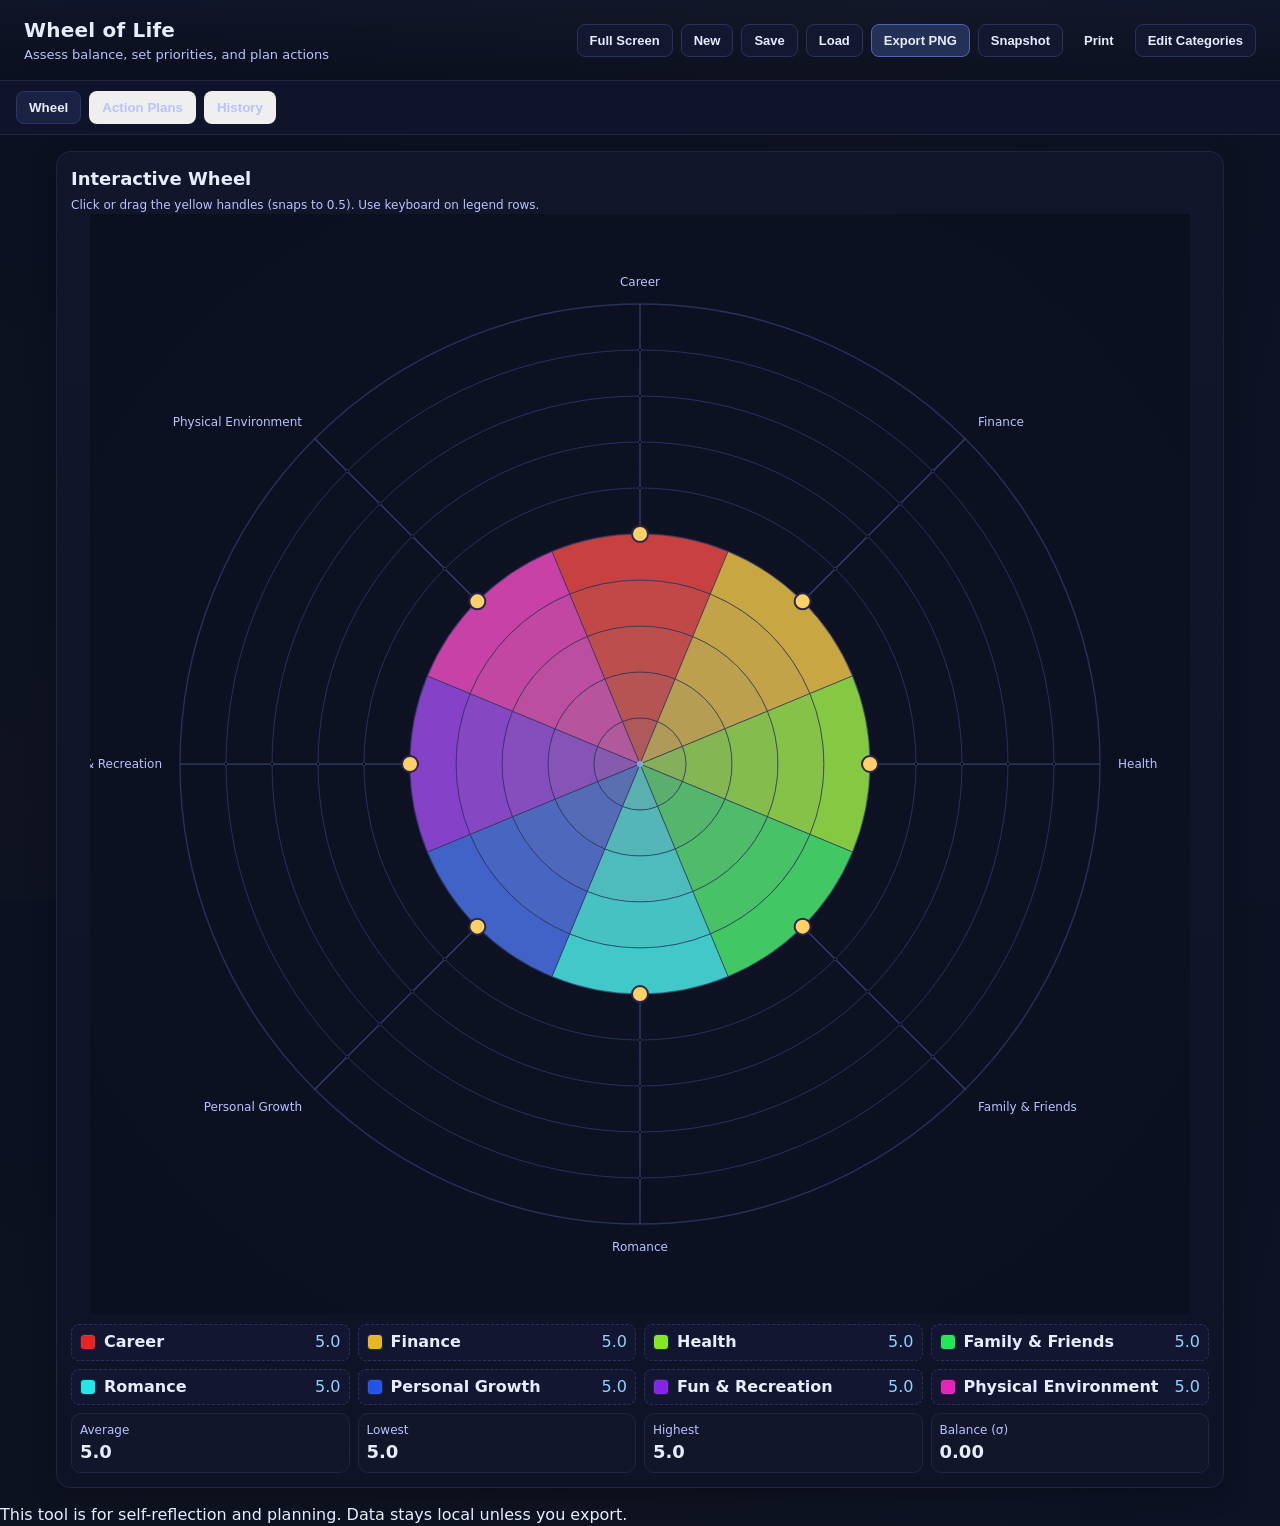
<file: previous_monoliths/index (v0.96).html>
<!DOCTYPE html>
<html lang="en">
<head>
  <meta charset="utf-8" />
  <title>Wheel of Life — Interactive Workshop App</title>
  <meta name="viewport" content="width=device-width, initial-scale=1" />
  <style>
    :root{
      --bg: #0f1320;
      --surface: #161a2b;
      --text: #e8ecff;
      --muted: #b9c2ff;
      --accent: #6ea8fe;
      --accent-2:#8fd3ff;
      --ring: #29305a;
      --handle: #ffd166;
      --panel: #0e1330;
      --border: #202642;
      --band-stroke: #2a325b;
      --swatch-border: #1c2244;
      --focus: #9fd7ff;
      --danger: #ef5350;
      --input-bg: #0c1130;
      --input-border: #2a325b;
      --input-border-focus: #4b5cc2;
      --input-placeholder: #8aa0d6;
      --gridline: #2b335e;
      --line: #8fd3ff;
      --ma-line: #ffd166;
      --zone-fill: rgba(76, 175, 80, 0.12);
      --zone-stroke: #4caf50;
      --isolines: #d1b3ff;
    }
    * { box-sizing: border-box; }
    html, body { height: 100%; }
    body {
      margin: 0;
      background: radial-gradient(1200px circle at 10% 10%, #0b1020 0%, #0f1320 60%, #0d1224 100%);
      color: var(--text);
      font-family: system-ui, -apple-system, Segoe UI, Roboto, Helvetica, Arial, "Apple Color Emoji","Segoe UI Emoji";
      line-height: 1.4;
    }

    header {
      padding: 16px 24px;
      display: flex; gap: 12px; align-items: center; justify-content: space-between;
      border-bottom: 1px solid #202642;
      background: linear-gradient(180deg, rgba(35,44,78,0.2), rgba(10,12,22,0.2));
      position: sticky; top:0; z-index: 20;
    }
    header h1 { margin:0; font-size: 20px; letter-spacing: 0.2px; }
    .sub { color: var(--muted); font-size: 13px; margin-top: 2px; }
    .toolbar { display: flex; gap: 8px; flex-wrap: wrap; }
    .btn { padding: 8px 12px; border-radius: 8px; border: 1px solid #2a325b; background: #131830; color: var(--text); cursor: pointer; font-weight: 600; font-size: 13px; }
    .btn:hover { border-color: #3c4575; background: #161c37; }
    .btn.primary { background: #243157; border-color: #5066b4; }
    .btn.primary:hover { background: #283766; }
    .btn.ghost { background: transparent; border-color: transparent; }
    .btn.danger { background: #3b1d24; border-color: #69323f; color: #ffd8de; }

    /* Tabs */
    .tabs { display: flex; gap: 8px; padding: 10px 16px; border-bottom: 1px solid #202642; background: #0f142a; position: sticky; top:58px; z-index: 15; }
    .tab { padding: 8px 12px; border-radius: 8px; border: 1px solid transparent; cursor: pointer; font-weight: 700; color: var(--muted); }
    .tab.active { color: var(--text); background: #1a2143; border-color: #2a3570; }

    main { padding: 16px; max-width: 1200px; margin: 0 auto; }

    .card { background: linear-gradient(180deg, #12162b, #0e1327); border: 1px solid #1f2443; border-radius: 14px; padding: 14px; box-shadow: 0 6px 24px rgba(0,0,0,0.25); }
    .card h2 { margin: 0 0 6px; font-size: 18px; }
    .small { font-size: 12px; color: var(--muted); }

    /* Wheel */
    .wheel-wrap { position: relative; min-height: 640px; display: grid; place-items: center; }
    #wheel { width: 100%; max-width: 1100px; height: auto; aspect-ratio: 1 / 1; }

    /* Legend */
    .legend { display: grid; grid-template-columns: repeat(auto-fit, minmax(260px,1fr)); gap: 8px; margin-top: 10px; }
    .legend .row { display: grid; grid-template-columns: auto 1fr auto; gap: 8px; align-items: center; padding: 6px 8px; border: 1px dashed #2a325b; border-radius: 8px; background: #121631; }
    .swatch { width: 16px; height: 16px; border-radius: 4px; border: 1px solid var(--swatch-border); box-shadow: inset 0 0 0 1px rgba(255,255,255,0.05); }
    .legend .name { font-weight: 600; }
    .legend .val { font-variant-numeric: tabular-nums; color: var(--accent-2); }

    .statline { display: grid; grid-template-columns: repeat(4,1fr); gap: 8px; margin-top: 8px; }
    .stat { border: 1px solid var(--border); border-radius: 10px; padding: 8px; background: #12162b; }
    .stat .label { font-size: 12px; color: var(--muted); }
    .stat .value { font-weight: 800; font-size: 18px; }

    /* Action Plans */
    .plans-panel { display: grid; gap: 16px; }
    .plan-row { border: 1px solid var(--border); border-radius: 10px; padding: 12px; background: var(--panel); }
    .plan-head { display:flex; justify-content: space-between; align-items:center; gap: 8px; }
    .plan-title { font-weight: 800; }
    .plan-score { font-variant-numeric: tabular-nums; color: var(--accent-2); font-weight: 700; }

    .steps-header { margin-top: 8px; color: var(--muted); font-size: 12px; }
    .steps-grid { display: grid; grid-template-columns: repeat(5, minmax(0,1fr)); gap: 8px; margin-top: 6px; }
    @media (max-width: 750px) { .steps-grid { grid-template-columns: repeat(2, minmax(0,1fr)); } }
    .step-wrap { display: grid; gap: 6px; }
    .step-label { font-size: 11px; color: var(--muted); }
    input.step { width: 100%; padding: 8px; border-radius: 8px; border: 1px solid var(--input-border); background: var(--input-bg); color: var(--text); font-size: 13px; }
    input.step::placeholder { color: var(--input-placeholder); }
    input.step:focus { outline: none; border-color: var(--input-border-focus); box-shadow: 0 0 0 3px rgba(143, 211, 255, 0.2); }
    input.step[disabled] { opacity: 0.45; cursor: not-allowed; }

    /* History */
    .history-toolbar { display:flex; gap:8px; margin-bottom:8px; flex-wrap:wrap; }
    .history-grid { display: grid; grid-template-columns: 1fr; gap: 16px; }
    .chart-card { border: 1px solid var(--border); border-radius: 10px; padding: 12px; background: var(--panel); }
    .chart-title { font-weight: 700; margin-bottom: 8px; }
    .chart-controls { display:flex; gap:8px; flex-wrap:wrap; margin-bottom:8px; align-items:center; }
    .form-field { display:flex; gap:6px; align-items:center; }
    .form-field label { font-size: 12px; color: var(--muted); }
    select, input[type="number"] { padding: 6px 8px; border-radius: 8px; border: 1px solid var(--input-border); background: var(--input-bg); color: var(--text); }
    input[type="checkbox"] { transform: scale(1.1); }
    .category-charts { display: grid; grid-template-columns: repeat(2,minmax(0,1fr)); gap: 12px; }
    @media (max-width: 900px) { .category-charts { grid-template-columns: 1fr; } }

    .history-table { width: 100%; border-collapse: collapse; }
    .history-table th, .history-table td { border: 1px solid #28305a; padding: 8px; font-size: 13px; }
    .history-table th { background: #0f142a; color: var(--muted); text-align: left; }
    .history-table tr:nth-child(even) td { background: #101535; }

    /* SVG chart styles */
    .chart-svg { width: 100%; height: auto; aspect-ratio: 16 / 9; }
    .gridline { stroke: var(--gridline); stroke-width: 1; }
    .axis-line { stroke: var(--muted); stroke-width: 1.2; }
    .series-line { fill: none; stroke: var(--line); stroke-width: 2.2; }
    .ma-line { fill: none; stroke: var(--ma-line); stroke-width: 2; stroke-dasharray: 5,3; }
    .dot { fill: var(--line); }

    /* Wheel SVG */
    .ring { stroke: var(--ring); fill: none; }
    .axis { stroke: #34406f; stroke-width: 1.25; }
    .tick { stroke: #2f3967; stroke-width: 0.9; }
    .cat-label { font-size: 12px; fill: var(--muted); }
    .handle { fill: var(--handle); stroke: #2d244f; stroke-width: 2; cursor: pointer; }
    .overlay { fill: transparent; cursor: crosshair; }
    .center-dot { fill: #8fd3ff; opacity: 0.7; }
    .band { stroke: var(--band-stroke); stroke-width: 0.6; stroke-linejoin: round; }

    .page { display: none; }
    .page.active { display: block; }

    .sr-live { position: absolute; left: -9999px; width: 1px; height: 1px; overflow: hidden; }

    /* --- Modal styling: fix visibility & layout --- */
    .modal-overlay {
      position: fixed; inset: 0;
      display: none; /* hidden by default; shown via JS on open */
      place-items: center;
      background: rgba(6, 8, 16, 0.6);
      z-index: 100;
    }
    .modal {
      width: min(800px, 92vw);
      background: linear-gradient(180deg, #12162b, #0e1327);
      border: 1px solid #1f2443;
      border-radius: 14px;
      box-shadow: 0 12px 40px rgba(0,0,0,0.5);
    }
    .modal header, .modal .footer {
      display: flex; justify-content: space-between; align-items: center;
      gap: 8px; padding: 12px 14px;
    }
    .modal header { border-bottom: 1px solid #1f2443; }
    .modal .footer { border-top: 1px solid #1f2443; }
    .modal .content { padding: 12px 14px; }
    .edit-list { display: grid; gap: 8px; }
    .edit-row {
      display: grid; grid-template-columns: auto 1fr auto;
      gap: 8px; align-items: center;
      padding: 8px; background: #121631; border: 1px dashed #2a325b; border-radius: 8px;
    }
    .edit-row input[type="text"] {
      padding: 8px; border-radius: 8px; border: 1px solid var(--input-border);
      background: var(--input-bg); color: var(--text);
    }
  </style>
</head>
<body>
  <header>
    <div>
      <h1>Wheel of Life</h1>
      <div class="sub">Assess balance, set priorities, and plan actions</div>
    </div>
    <div class="toolbar">
      <button class="btn" id="btnFullscreen">Full Screen</button>
      <button class="btn" id="btnNew">New</button>
      <button class="btn" id="btnSave">Save</button>
      <button class="btn" id="btnLoad">Load</button>
      <button class="btn primary" id="btnExport">Export PNG</button>
      <button class="btn" id="btnSnapshot">Snapshot</button>
      <button class="btn ghost" id="btnPrint">Print</button>
      <button class="btn" id="btnEditCats">Edit Categories</button>
      <input type="file" id="fileInput" accept=".json,.txt" style="display:none" />
      <input type="file" id="snapFileInput" accept=".json,.txt" style="display:none" />
    </div>
  </header>

  <!-- Tabs -->
  <div class="tabs">
    <button class="tab active" data-tab="wheel">Wheel</button>
    <button class="tab" data-tab="actions">Action Plans</button>
    <button class="tab" data-tab="history">History</button>
  </div>

  <main>
    <!-- WHEEL -->
    <section id="page-wheel" class="page active">
      <section class="card">
        <h2>Interactive Wheel</h2>
        <div class="small">Click or drag the yellow handles (snaps to 0.5). Use keyboard on legend rows.</div>

        <div class="wheel-wrap">
          <svg id="wheel" viewBox="0 0 1100 1100" role="img" aria-label="Wheel of Life chart" xmlns="http://www.w3.org/2000/svg">
            <defs>
              <radialGradient id="bgGrad" cx="50%" cy="50%" r="60%">
                <stop offset="0%" stop-color="#0f1324"></stop>
                <stop offset="100%" stop-color="#0b1020"></stop>
              </radialGradient>
            </defs>
            <rect x="0" y="0" width="1100" height="1100" fill="url(#bgGrad)"></rect>

            <g id="rings"></g>
            <g id="axes"></g>
            <g id="ticks"></g>
            <g id="bands"></g>
            <g id="labels"></g>

            <!-- Overlay BEFORE handles (so handles remain draggable) -->
            <rect class="overlay" x="0" y="0" width="1100" height="1100"></rect>

            <g id="handles"></g>
            <circle class="center-dot" cx="550" cy="550" r="3"></circle>
          </svg>
          <div id="liveRegion" class="sr-live" aria-live="polite" aria-atomic="true"></div>
        </div>

        <div id="legend" class="legend" aria-label="Category legend and current scores"></div>

        <div class="statline">
          <div class="stat"><div class="label">Average</div><div class="value" id="avgVal">5.0</div></div>
          <div class="stat"><div class="label">Lowest</div><div class="value" id="minVal">5.0</div></div>
          <div class="stat"><div class="label">Highest</div><div class="value" id="maxVal">5.0</div></div>
          <div class="stat"><div class="label">Balance (σ)</div><div class="value" id="stdVal">0.00</div></div>
        </div>
      </section>
    </section>

    <!-- ACTION PLANS -->
    <section id="page-actions" class="page">
      <section class="card">
        <h2>Action Plans</h2>
        <div class="small">Plan one step for every point missing from a full 10.</div>
        <div id="plansPanel" class="plans-panel"></div>
      </section>
    </section>

    <!-- HISTORY -->
    <section id="page-history" class="page">
      <section class="card">
        <h2>History (Time Series)</h2>
        <div class="small">Snapshots are stored locally. Export/import for portability.</div>

        <div class="history-toolbar">
          <button class="btn" id="btnExportSnaps">Export Snapshots (JSON)</button>
          <button class="btn" id="btnImportSnaps">Import Snapshots</button>
          <button class="btn danger" id="btnClearSnaps">Clear All Snapshots</button>
        </div>

        <div class="chart-card">
          <div class="chart-title">Controls</div>
          <div class="chart-controls">
            <div class="form-field">
              <label for="baselineSelect">Baseline:</label>
              <select id="baselineSelect"></select>
            </div>
            <div class="form-field">
              <label for="maToggle">Moving Avg:</label>
              <input type="checkbox" id="maToggle" checked />
            </div>
            <div class="form-field">
              <label for="maWindow">MA Window:</label>
              <input type="number" id="maWindow" min="2" max="10" value="3" />
            </div>
            <div class="form-field">
              <label for="targetAvg">Desired Avg ≥</label>
              <input type="number" id="targetAvg" min="0" max="10" step="0.5" value="7" />
            </div>
            <div class="form-field">
              <label for="targetSigma">Desired σ ≤</label>
              <input type="number" id="targetSigma" min="0" max="5" step="0.1" value="1.5" />
            </div>
            <div class="form-field">
              <label for="isoToggle">Show BAA iso-lines</label>
              <input type="checkbox" id="isoToggle" checked />
            </div>
          </div>
        </div>

        <div class="history-grid">
          <!-- Snapshots table card -->
          <div class="chart-card">
            <div class="chart-title">Snapshots</div>
            <table class="history-table" id="historyTable" aria-label="Snapshot list">
              <thead>
                <tr>
                  <th>Date</th>
                  <th>Average</th>
                  <th>σ</th>
                  <th>Categories</th>
                  <th>Actions</th>
                </tr>
              </thead>
              <tbody></tbody>
            </table>
          </div>

          <div class="chart-card">
            <div class="chart-title">Balance (σ) over time</div>
            <div id="sigmaChart" class="chart-svg" role="img" aria-label="Balance sigma over time"></div>
          </div>

          <div class="chart-card">
            <div class="chart-title">Average vs. Balance (σ)</div>
            <div id="avgSigmaChart" class="chart-svg" role="img" aria-label="Average vs sigma"></div>
          </div>

          <div class="chart-card">
            <div class="chart-title">Category trends (small multiples)</div>
            <div id="categoryCharts" class="category-charts"></div>
          </div>

          <div class="chart-card">
            <div class="chart-title">Delta vs Baseline (latest snapshot)</div>
            <table class="history-table" id="deltaTable" aria-label="Delta vs baseline">
              <thead>
                <tr>
                  <th>Category</th>
                  <th>Baseline</th>
                  <th>Latest</th>
                  <th>Δ (Latest − Baseline)</th>
                </tr>
              </thead>
              <tbody></tbody>
              <tfoot>
                <tr><th>Overall Avg</th><td id="deltaAvgBase">–</td><td id="deltaAvgLatest">–</td><td id="deltaAvgDiff">–</td></tr>
                <tr><th>Overall σ</th><td id="deltaSigmaBase">–</td><td id="deltaSigmaLatest">–</td><td id="deltaSigmaDiff">–</td></tr>
                <tr><th>Balance‑Adjusted Avg (BAA)</th><td id="deltaBAABase">–</td><td id="deltaBAALatest">–</td><td id="deltaBAADiff">–</td></tr>
                <tr><th>Relative Imbalance Index (RII)</th><td id="deltaRIIBase">–</td><td id="deltaRIILatest">–</td><td id="deltaRIIDiff">–</td></tr>
              </tfoot>
            </table>
          </div>
        </div>
      </section>
    </section>
  </main>

  <div class="footer-note">This tool is for self-reflection and planning. Data stays local unless you export.</div>

  <!-- Modal -->
  <div id="modalOverlay" class="modal-overlay" aria-hidden="true">
    <div class="modal" role="dialog" aria-modal="true" aria-labelledby="modalTitle">
      <header><h3 id="modalTitle">Edit Categories</h3><button class="btn" id="btnCloseModal">Close</button></header>
      <div class="content">
        <div class="small">Rename, reorder, add/remove. Changes update the wheel.</div>
        <div id="editList" class="edit-list"></div>
      </div>
      <div class="footer">
        <button class="btn" id="btnAddCategory">Add Category</button>
        <button class="btn danger" id="btnResetCategories">Reset to Defaults</button>
      </div>
    </div>
  </div>

  <script>
    /* ---------- CONFIG ---------- */
    const MAX_VALUE = 10;
    const SIZE = 1100;
    const CX = SIZE / 2;
    const CY = SIZE / 2;
    const MARGIN = 60;
    const RADIUS = (SIZE / 2) - MARGIN - 30;
    const BAND_THICKNESS = RADIUS / MAX_VALUE;

    const STEP_FINE = 0.5;
    const STEP_COARSE = 1.0;

    const STATE_KEY = 'wheelOfLifeState.v8';
    const SNAPSHOTS_KEY = 'wheelOfLifeSnapshots.v1';

    /* Disable mode for action steps: 'floor' | 'round' | 'ceil' */
    const DISABLE_MODE = 'ceil';

    /* Saturation curve for bands */
    const SAT_MIN = 30, SAT_MAX = 80, LIGHTNESS = 52;

    const DEFAULT_CATEGORIES = [
      "Career","Finance","Health","Family & Friends","Romance","Personal Growth","Fun & Recreation","Physical Environment"
    ];

    /* ---------- STATE ---------- */
    let categories = [...DEFAULT_CATEGORIES];
    let values = new Array(categories.length).fill(5);
    let notes = new Array(categories.length).fill('');
    let steps = new Array(categories.length).fill(null).map(()=> new Array(10).fill(''));
    let draggingIndex = null, pointerId = null;
    let snapshots = [];

    /* ---------- UTILS ---------- */
    function angleForIndex(i, count=categories.length){ const step=(2*Math.PI)/count; return -Math.PI/2 + (i*step); }
    function stepAngle(count=categories.length){ return (2*Math.PI)/count; }
    function pointOnCircle(theta, r){ return { x: CX + r*Math.cos(theta), y: CY + r*Math.sin(theta) }; }
    function clamp(v,min,max){ return Math.max(min, Math.min(max, v)); }
    function roundTo(v, step=STEP_FINE){ return Math.round(v/step)*step; }
    function valueToRadius(v){ return (v / MAX_VALUE) * RADIUS; }
    function radiusToValue(r){ return clamp(roundTo((r / RADIUS) * MAX_VALUE, STEP_FINE), 0, MAX_VALUE); }
    function fmtDate(ts){ return new Date(ts).toLocaleString(); }
    function arrayAvg(arr){ return arr.reduce((a,b)=>a+b,0)/arr.length; }
    function arrayStd(arr){ const avg=arrayAvg(arr); return Math.sqrt(arr.reduce((s,v)=>s+Math.pow(v-avg,2),0)/arr.length); }
    function disabledCountForValue(v){
      if (DISABLE_MODE==='ceil') return Math.min(MAX_VALUE, Math.ceil(v));
      if (DISABLE_MODE==='round') return Math.min(MAX_VALUE, Math.round(v));
      return Math.min(MAX_VALUE, Math.floor(v));
    }
    function hslToHex(h, s, l){
      s/=100; l/=100;
      const c=(1-Math.abs(2*l-1))*s, x=c*(1-Math.abs((h/60)%2-1)), m=l-c/2;
      let r=0,g=0,b=0;
      if(h<60){ r=c; g=x; } else if(h<120){ r=x; g=c; }
      else if(h<180){ g=c; b=x; } else if(h<240){ g=x; b=c; }
      else if(h<300){ r=x; b=c; } else { r=c; b=x; }
      r=Math.round((r+m)*255); g=Math.round((g+m)*255); b=Math.round((b+m)*255);
      const toHex=v=>v.toString(16).padStart(2,'0');
      return `#${toHex(r)}${toHex(g)}${toHex(b)}`;
    }
    function buildPalette(count=categories.length){ return Array.from({length:count},(_,i)=> (i*360)/count ); }
    let paletteHues = buildPalette();

    /* Save/load current */
    function saveLocal(){
      const payload = { categories, values, notes, steps, ts: Date.now() };
      try{ localStorage.setItem(STATE_KEY, JSON.stringify(payload)); }catch(e){}
    }
    function loadLocal(){
      try{
        const raw=localStorage.getItem(STATE_KEY); if(!raw) return false;
        const obj=JSON.parse(raw);
        if(!obj || !obj.categories || !obj.values) return false;
        categories = obj.categories;
        values = obj.values.map(v=> roundTo(v, STEP_FINE));
        notes = obj.notes || new Array(categories.length).fill('');
        steps = obj.steps && Array.isArray(obj.steps) ? obj.steps.map(arr=> (Array.isArray(arr)? arr.slice(0,10).concat(new Array(Math.max(0,10-(arr.length||0))).fill('')) : new Array(10).fill(''))) : new Array(categories.length).fill(null).map(()=> new Array(10).fill(''));
        ensureArrayLengths();
        return true;
      }catch(e){ return false; }
    }
    function ensureArrayLengths(){
      if(values.length!==categories.length) values=new Array(categories.length).fill(5);
      if(notes.length!==categories.length) notes=new Array(categories.length).fill('');
      if(steps.length!==categories.length) steps=new Array(categories.length).fill(null).map(()=> new Array(10).fill(''));
    }

    /* Snapshots */
    function saveSnapshots(){ try{ localStorage.setItem(SNAPSHOTS_KEY, JSON.stringify({snaps:snapshots})); }catch(e){} }
    function loadSnapshots(){
      try{
        const raw=localStorage.getItem(SNAPSHOTS_KEY); if(!raw) return false;
        const obj=JSON.parse(raw); if(!obj || !obj.snaps) return false;
        snapshots=obj.snaps; return true;
      }catch(e){ return false; }
    }

    /* ---------- SVG refs ---------- */
    const svgEl=document.getElementById('wheel'),
          ringsG=document.getElementById('rings'),
          axesG=document.getElementById('axes'),
          ticksG=document.getElementById('ticks'),
          bandsG=document.getElementById('bands'),
          labelsG=document.getElementById('labels'),
          handlesG=document.getElementById('handles'),
          overlayEl=document.querySelector('.overlay'),
          legendEl=document.getElementById('legend'),
          liveRegion=document.getElementById('liveRegion');

    /* ---------- Wheel drawing ---------- */
    function drawBase(){
      ringsG.innerHTML=''; axesG.innerHTML=''; ticksG.innerHTML=''; labelsG.innerHTML=''; handlesG.innerHTML=''; bandsG.innerHTML='';
      paletteHues = buildPalette(categories.length);

      // Rings per unit
      for(let r=BAND_THICKNESS; r<=RADIUS+0.001; r+=BAND_THICKNESS){
        const c=document.createElementNS('http://www.w3.org/2000/svg','circle');
        c.setAttribute('cx',CX); c.setAttribute('cy',CY); c.setAttribute('r',r.toFixed(2));
        c.setAttribute('class','ring'); c.setAttribute('stroke-width',(r%(RADIUS/2)===0)?'1.4':'1.0');
        ringsG.appendChild(c);
      }
      // Axes, ticks, labels, handles
      const count=categories.length, step=stepAngle(count);
      for(let i=0;i<count;i++){
        const theta=angleForIndex(i,count), end=pointOnCircle(theta,RADIUS);
        const axis=document.createElementNS('http://www.w3.org/2000/svg','line');
        axis.setAttribute('x1',CX); axis.setAttribute('y1',CY); axis.setAttribute('x2',end.x.toFixed(2)); axis.setAttribute('y2',end.y.toFixed(2)); axis.setAttribute('class','axis'); axesG.appendChild(axis);
        for(let v=1; v<MAX_VALUE; v++){
          const tPt=pointOnCircle(theta,v*BAND_THICKNESS);
          const tick=document.createElementNS('http://www.w3.org/2000/svg','circle');
          tick.setAttribute('cx',tPt.x.toFixed(2)); tick.setAttribute('cy',tPt.y.toFixed(2)); tick.setAttribute('r','1.6'); tick.setAttribute('class','tick'); ticksG.appendChild(tick);
        }
        const labelR=RADIUS+18, labelPt=pointOnCircle(theta,labelR);
        const lab=document.createElementNS('http://www.w3.org/2000/svg','text');
        lab.setAttribute('x',labelPt.x.toFixed(2)); lab.setAttribute('y',labelPt.y.toFixed(2)); lab.setAttribute('class','cat-label');
        lab.setAttribute('text-anchor',(Math.abs(Math.cos(theta))<0.3)?'middle':(Math.cos(theta)>0?'start':'end'));
        lab.setAttribute('dominant-baseline',(Math.sin(theta)>0.3)?'hanging':(Math.sin(theta)<-0.3?'baseline':'middle'));
        lab.textContent=categories[i]; labelsG.appendChild(lab);

        const hv=values[i], hp=pointOnCircle(theta,valueToRadius(hv));
        const handle=document.createElementNS('http://www.w3.org/2000/svg','circle');
        handle.setAttribute('cx',hp.x.toFixed(2)); handle.setAttribute('cy',hp.y.toFixed(2)); handle.setAttribute('r',8);
        handle.setAttribute('data-index',i); handle.setAttribute('class','handle'); handlesG.appendChild(handle);
      }

      buildBands(); updateBands(); updateLegend(); updateStats(); buildPlansPanel(); buildHistoryTable();
      buildA11yControls(); refreshHistoryControls(); drawHistoryCharts(); updateDeltaTable();
    }

    function buildBands(){
      const count=categories.length;
      for(let i=0;i<count;i++){
        const g=document.createElementNS('http://www.w3.org/2000/svg','g');
        g.setAttribute('class','category-bands'); g.setAttribute('data-index',i); bandsG.appendChild(g);
      }
    }

    // (5) Annular sector path with dynamic large-arc flag for correctness
    function annularSectorPath(r0,r1,start,end){
      const sweep = end - start;
      const LAF = (Math.abs(sweep) > Math.PI) ? 1 : 0; // large arc if > 180°
      const pSi=pointOnCircle(start,r0), pEi=pointOnCircle(end,r0), pEo=pointOnCircle(end,r1), pSo=pointOnCircle(start,r1);
      if(r0 < 0.0001){
        // sector from center
        return `M ${CX} ${CY} L ${pSo.x.toFixed(2)} ${pSo.y.toFixed(2)} A ${r1.toFixed(2)} ${r1.toFixed(2)} 0 ${LAF} 1 ${pEo.x.toFixed(2)} ${pEo.y.toFixed(2)} Z`;
      }
      // ring segment
      return `M ${pSo.x.toFixed(2)} ${pSo.y.toFixed(2)} A ${r1.toFixed(2)} ${r1.toFixed(2)} 0 ${LAF} 1 ${pEo.x.toFixed(2)} ${pEo.y.toFixed(2)} L ${pEi.x.toFixed(2)} ${pEi.y.toFixed(2)} A ${r0.toFixed(2)} ${r0.toFixed(2)} 0 ${LAF} 0 ${pSi.x.toFixed(2)} ${pSi.y.toFixed(2)} Z`;
    }

    function bandColor(hue, bandIndex){ const s=SAT_MIN + (bandIndex/MAX_VALUE)*(SAT_MAX-SAT_MIN); return hslToHex(hue, s, LIGHTNESS); }
    function updateBands(){
      const count=categories.length, step=stepAngle(count);
      for(let i=0;i<count;i++){
        const group=bandsG.querySelector(`.category-bands[data-index="${i}"]`); group.innerHTML='';
        const thetaCenter=angleForIndex(i,count), start=thetaCenter - step/2, end=thetaCenter + step/2;
        const v=values[i], full=Math.floor(v), frac=v-full, hue=paletteHues[i];
        for(let j=0;j<full;j++){
          const r0=j*BAND_THICKNESS, r1=(j+1)*BAND_THICKNESS;
          const path=document.createElementNS('http://www.w3.org/2000/svg','path');
          path.setAttribute('class','band'); path.setAttribute('d', annularSectorPath(r0,r1,start,end)); path.setAttribute('fill', bandColor(hue, j+1));
          group.appendChild(path);
        }
        if(frac>0){
          const r0=full*BAND_THICKNESS, r1=r0 + frac*BAND_THICKNESS;
          const path=document.createElementNS('http://www.w3.org/2000/svg','path');
          path.setAttribute('class','band'); path.setAttribute('d', annularSectorPath(r0,r1,start,end)); path.setAttribute('fill', bandColor(hue, full+1));
          group.appendChild(path);
        }
      }
    }

    function updateLegend(){
      legendEl.innerHTML='';
      for(let i=0;i<categories.length;i++){
        const row=document.createElement('div'); row.className='row';
        const sw=document.createElement('div'); sw.className='swatch'; sw.style.background = bandColor(paletteHues[i], MAX_VALUE);
        const nm=document.createElement('div'); nm.className='name'; nm.textContent=categories[i];
        const val=document.createElement('div'); val.className='val'; val.textContent=values[i].toFixed(1);
        row.appendChild(sw); row.appendChild(nm); row.appendChild(val); legendEl.appendChild(row);
      }
    }
    function updateStats(){
      const avg=arrayAvg(values), std=arrayStd(values);
      document.getElementById('avgVal').textContent=avg.toFixed(1);
      document.getElementById('minVal').textContent=Math.min(...values).toFixed(1);
      document.getElementById('maxVal').textContent=Math.max(...values).toFixed(1);
      document.getElementById('stdVal').textContent=std.toFixed(2);
    }

    /* ---------- Interaction ---------- */
    function nearestAxisIndex(theta){
      const count=categories.length; let best=0, bestDiff=Infinity;
      for(let i=0;i<count;i++){
        const a=angleForIndex(i,count); const diff=Math.abs(Math.atan2(Math.sin(theta-a), Math.cos(theta-a)));
        if(diff<bestDiff){ bestDiff=diff; best=i; }
      }
      return best;
    }
    function onOverlayPointerDown(e){
      overlayEl.setPointerCapture(e.pointerId); pointerId=e.pointerId;
      const pt=clientToSvg(e.clientX,e.clientY), dx=pt.x-CX, dy=pt.y-CY, theta=Math.atan2(dy,dx), r=Math.sqrt(dx*dx+dy*dy);
      const index=nearestAxisIndex(theta); const newVal=radiusToValue(clamp(r,0,RADIUS));
      setValue(index, newVal, {announce:true}); draggingIndex=index;
    }
    function onOverlayPointerMove(e){
      if(draggingIndex===null || e.pointerId!==pointerId) return;
      const pt=clientToSvg(e.clientX,e.clientY), dx=pt.x-CX, dy=pt.y-CY, r=Math.sqrt(dx*dx+dy*dy);
      setValue(draggingIndex, radiusToValue(clamp(r,0,RADIUS)));
    }
    function onOverlayPointerUp(e){ if(e.pointerId===pointerId){ overlayEl.releasePointerCapture(e.pointerId); draggingIndex=null; pointerId=null; saveLocal(); } }
    function onHandlePointerDown(e){ const idx=parseInt(e.target.getAttribute('data-index'),10); handlesG.setPointerCapture(e.pointerId); pointerId=e.pointerId; draggingIndex=idx; }
    function onHandlePointerMove(e){
      if(draggingIndex===null || e.pointerId!==pointerId) return;
      const pt=clientToSvg(e.clientX,e.clientY), dx=pt.x-CX, dy=pt.y-CY, r=Math.sqrt(dx*dx+dy*dy);
      setValue(draggingIndex, radiusToValue(clamp(r,0,RADIUS)));
    }
    function onHandlePointerUp(e){ if(e.pointerId===pointerId){ handlesG.releasePointerCapture(e.pointerId); draggingIndex=null; pointerId=null; saveLocal(); } }
    function clientToSvg(x,y){ const p=svgEl.createSVGPoint(); p.x=x; p.y=y; const m=svgEl.getScreenCTM(); return p.matrixTransform(m.inverse()); }

    function setValue(i, v, opts={}){
      const snapped=roundTo(v, STEP_FINE); values[i]=snapped;
      updateBands(); moveHandlesToValues(); updateLegend(); updateStats(); buildPlansPanel();
      drawHistoryCharts(); updateDeltaTable();
      if(opts.announce) announce(`${categories[i]} set to ${values[i].toFixed(1)} of 10.`);
    }
    function moveHandlesToValues(){
      const count=categories.length, handles=handlesG.querySelectorAll('.handle');
      handles.forEach((h,i)=>{ const th=angleForIndex(i,count); const p=pointOnCircle(th, valueToRadius(values[i])); h.setAttribute('cx',p.x.toFixed(2)); h.setAttribute('cy',p.y.toFixed(2)); });
    }
    function buildA11yControls(){
      legendEl.querySelectorAll('.row').forEach((row,i)=>{
        row.setAttribute('tabindex','0'); row.setAttribute('role','slider'); row.setAttribute('aria-valuemin','0'); row.setAttribute('aria-valuemax','10');
        row.setAttribute('aria-valuenow', values[i].toFixed(1)); row.setAttribute('aria-label', `${categories[i]} score`);
        row.addEventListener('keydown',(e)=>{
          if(e.key==='ArrowRight'||e.key==='ArrowUp'){ setValue(i, clamp(roundTo(values[i]+STEP_FINE,STEP_FINE),0,MAX_VALUE), {announce:true}); row.setAttribute('aria-valuenow', values[i].toFixed(1)); e.preventDefault(); }
          else if(e.key==='ArrowLeft'||e.key==='ArrowDown'){ setValue(i, clamp(roundTo(values[i]-STEP_FINE,STEP_FINE),0,MAX_VALUE), {announce:true}); row.setAttribute('aria-valuenow', values[i].toFixed(1)); e.preventDefault(); }
          else if(e.key==='PageUp'){ setValue(i, clamp(roundTo(values[i]+STEP_COARSE,STEP_FINE),0,MAX_VALUE), {announce:true}); row.setAttribute('aria-valuenow', values[i].toFixed(1)); e.preventDefault(); }
          else if(e.key==='PageDown'){ setValue(i, clamp(roundTo(values[i]-STEP_COARSE,STEP_FINE),0,MAX_VALUE), {announce:true}); row.setAttribute('aria-valuenow', values[i].toFixed(1)); e.preventDefault(); }
          else if(e.key==='Home'){ setValue(i, 0, {announce:true}); row.setAttribute('aria-valuenow', values[i].toFixed(1)); e.preventDefault(); }
          else if(e.key==='End'){ setValue(i, 10, {announce:true}); row.setAttribute('aria-valuenow', values[i].toFixed(1)); e.preventDefault(); }
        });
      });
    }
    function announce(msg){ liveRegion.textContent=msg; }

    /* ---------- Action Plans ---------- */
    function buildPlansPanel(){
      const panel=document.getElementById('plansPanel'); if(!panel) return;
      panel.innerHTML='';
      for(let i=0;i<categories.length;i++){
        const row=document.createElement('div'); row.className='plan-row';
        const head=document.createElement('div'); head.className='plan-head';
        const title=document.createElement('div'); title.className='plan-title'; title.textContent=categories[i];
        const score=document.createElement('div'); score.className='plan-score'; score.textContent=values[i].toFixed(1);
        head.appendChild(title); head.appendChild(score);

        const disabledCount=disabledCountForValue(values[i]), enabledCount=MAX_VALUE-disabledCount;
        const stepsHeader=document.createElement('div'); stepsHeader.className='steps-header';
        stepsHeader.textContent=`Steps to write: ${enabledCount} (current score disables ${disabledCount} of 10)`;

        const grid=document.createElement('div'); grid.className='steps-grid';
        if(!Array.isArray(steps[i]) || steps[i].length!==MAX_VALUE){ steps[i]=new Array(MAX_VALUE).fill(''); }
        for(let j=0;j<MAX_VALUE;j++){
          const wrap=document.createElement('div'); wrap.className='step-wrap';
          const label=document.createElement('div'); label.className='step-label'; label.textContent=`Step ${j+1}`;
          const input=document.createElement('input'); input.type='text'; input.className='step'; input.placeholder=`Plan for level ${j+1}`; input.value=steps[i][j]||'';
          const isDisabled = j < disabledCount; if(isDisabled) input.setAttribute('disabled','true'); else input.removeAttribute('disabled');
          input.addEventListener('input',()=>{ steps[i][j]=input.value; saveLocal(); });
          wrap.appendChild(label); wrap.appendChild(input); grid.appendChild(wrap);
        }

        row.appendChild(head); row.appendChild(stepsHeader); row.appendChild(grid); panel.appendChild(row);
      }
    }

    /* ---------- Snapshots ---------- */
    function takeSnapshot(){
      const snap={ ts:Date.now(), categories:[...categories], values: values.map(v=> roundTo(v, STEP_FINE)) };
      snapshots.push(snap); saveSnapshots(); buildHistoryTable(); refreshHistoryControls(); drawHistoryCharts(); updateDeltaTable(); announce('Snapshot saved.');
    }
    function buildHistoryTable(){
      const tbody=document.querySelector('#historyTable tbody'); if(!tbody) return;
      tbody.innerHTML='';
      snapshots.slice().sort((a,b)=>a.ts-b.ts).forEach(snap=>{
        const tr=document.createElement('tr');
        const tdDate=document.createElement('td'); tdDate.textContent=fmtDate(snap.ts);
        const avg=arrayAvg(snap.values), std=arrayStd(snap.values);
        const tdAvg=document.createElement('td'); tdAvg.textContent=avg.toFixed(1);
        const tdStd=document.createElement('td'); tdStd.textContent=std.toFixed(2);
        const tdCats=document.createElement('td'); tdCats.textContent=`${snap.categories.length} categories`;
        const tdAct=document.createElement('td'); const del=document.createElement('button'); del.className='btn danger'; del.textContent='Delete';
        del.addEventListener('click',()=>{ const i=snapshots.findIndex(s=>s.ts===snap.ts); if(i>-1){ snapshots.splice(i,1); saveSnapshots(); buildHistoryTable(); refreshHistoryControls(); drawHistoryCharts(); updateDeltaTable(); } });
        tdAct.appendChild(del);
        tr.appendChild(tdDate); tr.appendChild(tdAvg); tr.appendChild(tdStd); tr.appendChild(tdCats); tr.appendChild(tdAct);
        tbody.appendChild(tr);
      });
    }

    function exportSnapshots(){
      const blob=new Blob([JSON.stringify({snapshots},null,2)],{type:'application/json'});
      const a=document.createElement('a'); a.href=URL.createObjectURL(blob); a.download='wheel-of-life-snapshots.json'; document.body.appendChild(a); a.click(); a.remove();
      setTimeout(()=>URL.revokeObjectURL(a.href),1000);
    }
    function importSnapshots(file){
      const reader=new FileReader();
      reader.onload=()=>{
        try{
          const obj=JSON.parse(reader.result);
          if(!obj.snapshots||!Array.isArray(obj.snapshots)) throw new Error('Invalid snapshot file');
          snapshots=obj.snapshots.map(s=>({ ts:s.ts, categories:s.categories, values:s.values.map(v=> roundTo(v, STEP_FINE)) }));
          saveSnapshots(); buildHistoryTable(); refreshHistoryControls(); drawHistoryCharts(); updateDeltaTable();
        }catch(e){ alert('Could not import snapshots: '+e.message); }
      };
      reader.readAsText(file);
    }

    /* ---------- Export current wheel ---------- */
    function svgInlineStyle(){
      return `.ring{stroke:#29305a;fill:none}.axis{stroke:#34406f;stroke-width:1.25}.tick{stroke:#2f3967;stroke-width:.9}.cat-label{font-size:12px;fill:#b9c2ff;font-family:system-ui,-apple-system,Segoe UI,Roboto,Helvetica,Arial}.handle{fill:#ffd166;stroke:#2d244f;stroke-width:2}.center-dot{fill:#8fd3ff;opacity:.7}.overlay{fill:transparent}.band{stroke:#2a325b;stroke-width:.6;stroke-linejoin:round}`;
    }
    function exportPNG(){
      const clone=svgEl.cloneNode(true);
      const style=document.createElementNS('http://www.w3.org/2000/svg','style'); style.setAttribute('type','text/css'); style.textContent=svgInlineStyle();
      const defs=clone.querySelector('defs'); if(defs){ defs.parentNode.insertBefore(style, defs.nextSibling); } else { clone.insertBefore(style, clone.firstChild); }
      const serializer=new XMLSerializer(); let svgStr=serializer.serializeToString(clone);
      if(!svgStr.includes('xmlns="http://www.w3.org/2000/svg"')) svgStr=svgStr.replace('<svg','<svg xmlns="http://www.w3.org/2000/svg"');
      const url='data:image/svg+xml;charset=utf-8,'+encodeURIComponent(svgStr);
      const canvas=document.createElement('canvas'); canvas.width=SIZE; canvas.height=SIZE; const ctx=canvas.getContext('2d');
      const img=new Image(); img.onload=()=>{ ctx.clearRect(0,0,SIZE,SIZE); ctx.drawImage(img,0,0,SIZE,SIZE); const png=canvas.toDataURL('image/png'); const a=document.createElement('a'); a.href=png; const d=new Date().toISOString().slice(0,19).replace(/[:T]/g,'-'); a.download=`wheel-of-life-${d}.png`; document.body.appendChild(a); a.click(); a.remove(); };
      img.onerror=()=>alert('Export failed: browser blocked inline SVG rasterization.'); img.src=url;
    }

    /* ---------- Category modal ---------- */
    const modalOverlay=document.getElementById('modalOverlay');
    function openModal(){ modalOverlay.style.display='grid'; modalOverlay.setAttribute('aria-hidden','false'); buildEditList(); }
    function closeModal(){ modalOverlay.style.display='none'; modalOverlay.setAttribute('aria-hidden','true'); }
    document.getElementById('btnEditCats').addEventListener('click', openModal);
    document.getElementById('btnCloseModal').addEventListener('click', closeModal);
    modalOverlay.addEventListener('click',(e)=>{ if(e.target===modalOverlay) closeModal(); });

    function buildEditList(){
      const list=document.getElementById('editList'); list.innerHTML='';
      for(let i=0;i<categories.length;i++){
        const row=document.createElement('div'); row.className='edit-row';
        const drag=document.createElement('span'); drag.textContent='↕'; drag.title='Use ↑ ↓ buttons to reorder'; drag.style.opacity='0.6';
        const input=document.createElement('input'); input.type='text'; input.value=categories[i];
        input.addEventListener('change',()=>{ categories[i]=input.value || `Category ${i+1}`; saveLocal(); drawBase(); });
        const controls=document.createElement('div'); controls.style.display='flex'; controls.style.gap='6px';
        const up=document.createElement('button'); up.className='btn'; up.textContent='↑'; up.addEventListener('click',()=>{ if(i===0) return; swapCategory(i,i-1); });
        const down=document.createElement('button'); down.className='btn'; down.textContent='↓'; down.addEventListener('click',()=>{ if(i===categories.length-1) return; swapCategory(i,i+1); });
        const del=document.createElement('button'); del.className='btn danger'; del.textContent='Delete'; del.addEventListener('click',()=>{ categories.splice(i,1); values.splice(i,1); notes.splice(i,1); steps.splice(i,1); saveLocal(); drawBase(); buildEditList(); });
        controls.appendChild(up); controls.appendChild(down); controls.appendChild(del);
        row.appendChild(drag); row.appendChild(input); row.appendChild(controls); list.appendChild(row);
      }
    }
    function swapCategory(a,b){ [categories[a],categories[b]]=[categories[b],categories[a]]; [values[a],values[b]]=[values[b],values[a]]; [notes[a],notes[b]]=[notes[b],notes[a]]; [steps[a],steps[b]]=[steps[b],steps[a]]; saveLocal(); drawBase(); }

    // (4) Wire modal actions: Add Category & Reset to Defaults
    document.getElementById('btnAddCategory').addEventListener('click', () => {
      const nextIndex = categories.length;
      categories.push(`Category ${nextIndex + 1}`);
      values.push(5);
      notes.push('');
      steps.push(new Array(10).fill(''));
      saveLocal();
      drawBase();
      buildEditList();
    });
    document.getElementById('btnResetCategories').addEventListener('click', () => {
      if (!confirm('Reset categories to defaults? This will overwrite names and reset scores to 5.')) return;
      categories = [...DEFAULT_CATEGORIES];
      values = new Array(categories.length).fill(5);
      notes = new Array(categories.length).fill('');
      steps = new Array(categories.length).fill(null).map(() => new Array(10).fill(''));
      saveLocal();
      drawBase();
      buildEditList();
    });

    /* ---------- History charts ---------- */
    const sigmaChartEl=document.getElementById('sigmaChart'),
          categoryChartsEl=document.getElementById('categoryCharts'),
          avgSigmaChartEl=document.getElementById('avgSigmaChart'),
          baselineSelectEl=document.getElementById('baselineSelect'),
          maToggleEl=document.getElementById('maToggle'),
          maWindowEl=document.getElementById('maWindow'),
          targetAvgEl=document.getElementById('targetAvg'),
          targetSigmaEl=document.getElementById('targetSigma'),
          isoToggleEl=document.getElementById('isoToggle');

    function refreshHistoryControls(){
      baselineSelectEl.innerHTML='';
      const snaps=snapshots.slice().sort((a,b)=>a.ts-b.ts);
      if(snaps.length===0){
        const opt=document.createElement('option'); opt.value=''; opt.textContent='No snapshots'; baselineSelectEl.appendChild(opt); baselineSelectEl.disabled=true;
      } else {
        baselineSelectEl.disabled=false;
        snaps.forEach((s,idx)=>{ const opt=document.createElement('option'); opt.value=s.ts.toString(); opt.textContent=`${idx+1}. ${fmtDate(s.ts)}`; baselineSelectEl.appendChild(opt); });
        baselineSelectEl.value=snaps[0].ts.toString();
      }
    }

    function seriesMA(series, windowSize){
      const arr=series.map(p=>p.y); const ma=[];
      for(let i=0;i<arr.length;i++){
        let count=0,sum=0;
        for(let j=i-windowSize+1;j<=i;j++){ if(j>=0 && arr[j]!=null){ sum+=arr[j]; count++; } }
        ma.push(count>0 ? sum/count : null);
      }
      return series.map((p,i)=>({x:p.x,y:ma[i]}));
    }
    function pathFromSeries(series, xScale, yScale){
      let d='', pen=false;
      series.forEach(p=>{
        if(p.y==null){ pen=false; return; }
        const x=xScale(p.x), y=yScale(p.y);
        if(!pen){ d+=`M ${x} ${y} `; pen=true; } else { d+=`L ${x} ${y} `; }
      });
      return d.trim();
    }

    function drawSigmaChart(){
      sigmaChartEl.innerHTML='';
      const svgNS='http://www.w3.org/2000/svg';
      const width=sigmaChartEl.clientWidth||800, height=(sigmaChartEl.clientHeight||(width*9/16));
      const svg=document.createElementNS(svgNS,'svg'); svg.setAttribute('viewBox',`0 0 ${width} ${height}`); svg.setAttribute('width','100%'); svg.setAttribute('height','100%');

      const snaps=snapshots.slice().sort((a,b)=>a.ts-b.ts);
      const series=snaps.map(s=>({x:s.ts, y: arrayStd(s.values)}));
      if(series.length===0){ const text=document.createElementNS(svgNS,'text'); text.textContent='No snapshots yet.'; text.setAttribute('x',width/2); text.setAttribute('y',height/2); text.setAttribute('dominant-baseline','middle'); text.setAttribute('text-anchor','middle'); text.setAttribute('fill','#b9c2ff'); svg.appendChild(text); sigmaChartEl.appendChild(svg); return; }

      const margin={top:20,right:20,bottom:30,left:40};
      const xMin=series[0].x, xMax=series[series.length-1].x;
      const yMax=Math.max(...series.map(p=>p.y), 1);

      const xScale=(x)=>{ const w=width-margin.left-margin.right; return margin.left + ((x-xMin)/(xMax-xMin || 1))*w; };
      const yScale=(y)=>{ const h=height-margin.top-margin.bottom; return margin.top + (1-(y/(yMax||1)))*h; };

      const gGrid=document.createElementNS(svgNS,'g');
      for(let t=0;t<=5;t++){ const y=yScale((yMax/5)*t); const L=document.createElementNS(svgNS,'line'); L.setAttribute('x1',margin.left); L.setAttribute('x2',width-margin.right); L.setAttribute('y1',y); L.setAttribute('y2',y); L.setAttribute('class','gridline'); gGrid.appendChild(L); }
      svg.appendChild(gGrid);

      const axisX=document.createElementNS(svgNS,'line'); axisX.setAttribute('x1',margin.left); axisX.setAttribute('x2',width-margin.right); axisX.setAttribute('y1',height-margin.bottom); axisX.setAttribute('y2',height-margin.bottom); axisX.setAttribute('class','axis-line'); svg.appendChild(axisX);
      const axisY=document.createElementNS(svgNS,'line'); axisY.setAttribute('x1',margin.left); axisY.setAttribute('x2',margin.left); axisY.setAttribute('y1',margin.top); axisY.setAttribute('y2',height-margin.bottom); axisY.setAttribute('class','axis-line'); svg.appendChild(axisY);

      const gXT=document.createElementNS(svgNS,'g'); const tickCount=Math.min(6,series.length);
      for(let i=0;i<tickCount;i++){ const idx=Math.round((i/(tickCount-1))*(series.length-1)); const x=xScale(series[idx].x), y=height-margin.bottom;
        const t=document.createElementNS(svgNS,'line'); t.setAttribute('x1',x); t.setAttribute('x2',x); t.setAttribute('y1',y); t.setAttribute('y2',y+6); t.setAttribute('class','axis-line'); gXT.appendChild(t);
        const lab=document.createElementNS(svgNS,'text'); lab.textContent=new Date(series[idx].x).toLocaleDateString(); lab.setAttribute('x',x); lab.setAttribute('y',y+18); lab.setAttribute('fill','#b9c2ff'); lab.setAttribute('font-size','12'); lab.setAttribute('text-anchor','middle'); gXT.appendChild(lab);
      }
      svg.appendChild(gXT);

      const gYT=document.createElementNS(svgNS,'g');
      for(let i=0;i<=5;i++){ const val=(yMax/5)*i; const x=margin.left, y=yScale(val);
        const t=document.createElementNS(svgNS,'line'); t.setAttribute('x1',x-6); t.setAttribute('x2',x); t.setAttribute('y1',y); t.setAttribute('y2',y); t.setAttribute('class','axis-line'); gYT.appendChild(t);
        const lab=document.createElementNS(svgNS,'text'); lab.textContent=val.toFixed(2); lab.setAttribute('x',x-8); lab.setAttribute('y',y+4); lab.setAttribute('fill','#b9c2ff'); lab.setAttribute('font-size','11'); lab.setAttribute('text-anchor','end'); gYT.appendChild(lab);
      }
      svg.appendChild(gYT);

      const path=document.createElementNS(svgNS,'path'); path.setAttribute('class','series-line'); path.setAttribute('d', pathFromSeries(series,xScale,yScale)); svg.appendChild(path);

      if(maToggleEl.checked){ const win=parseInt(maWindowEl.value,10)||3; const maSeries=seriesMA(series,win); const maPath=document.createElementNS(svgNS,'path'); maPath.setAttribute('class','ma-line'); maPath.setAttribute('d', pathFromSeries(maSeries,xScale,yScale)); svg.appendChild(maPath); }

      sigmaChartEl.appendChild(svg);
    }

    function drawAvgSigmaChart(){
      avgSigmaChartEl.innerHTML='';
      const svgNS='http://www.w3.org/2000/svg';
      const width=avgSigmaChartEl.clientWidth||800, height=(avgSigmaChartEl.clientHeight||(width*9/16));
      const svg=document.createElementNS(svgNS,'svg'); svg.setAttribute('viewBox',`0 0 ${width} ${height}`); svg.setAttribute('width','100%'); svg.setAttribute('height','100%');

      const snaps=snapshots.slice().sort((a,b)=>a.ts-b.ts);
      if(snaps.length===0){ const text=document.createElementNS(svgNS,'text'); text.textContent='No snapshots yet.'; text.setAttribute('x',width/2); text.setAttribute('y',height/2); text.setAttribute('dominant-baseline','middle'); text.setAttribute('text-anchor','middle'); text.setAttribute('fill','#b9c2ff'); svg.appendChild(text); avgSigmaChartEl.appendChild(svg); return; }

      const margin={top:20,right:20,bottom:30,left:40};
      const xScale=(A)=>{ const w=width-margin.left-margin.right; return margin.left + (A/10)*w; };
      const yScale=(S)=>{ const h=height-margin.top-margin.bottom; return margin.top + (1-(S/5))*h; };

      // Grid: vertical every 2, horizontal every 1
      const gGrid=document.createElementNS(svgNS,'g');
      for(let A=0; A<=10; A+=2){ const x=xScale(A); const L=document.createElementNS(svgNS,'line'); L.setAttribute('x1',x); L.setAttribute('x2',x); L.setAttribute('y1',margin.top); L.setAttribute('y2',height-margin.bottom); L.setAttribute('class','gridline'); gGrid.appendChild(L); }
      for(let S=0; S<=5; S+=1){ const y=yScale(S); const L=document.createElementNS(svgNS,'line'); L.setAttribute('x1',margin.left); L.setAttribute('x2',width-margin.right); L.setAttribute('y1',y); L.setAttribute('y2',y); L.setAttribute('class','gridline'); gGrid.appendChild(L); }
      svg.appendChild(gGrid);

      // Axes
      const axisX=document.createElementNS(svgNS,'line'); axisX.setAttribute('x1',margin.left); axisX.setAttribute('x2',width-margin.right); axisX.setAttribute('y1',height-margin.bottom); axisX.setAttribute('y2',height-margin.bottom); axisX.setAttribute('class','axis-line'); svg.appendChild(axisX);
      const axisY=document.createElementNS(svgNS,'line'); axisY.setAttribute('x1',margin.left); axisY.setAttribute('x2',margin.left); axisY.setAttribute('y1',margin.top); axisY.setAttribute('y2',height-margin.bottom); axisY.setAttribute('class','axis-line'); svg.appendChild(axisY);
      // Axis labels
      const xLab=document.createElementNS(svgNS,'text'); xLab.textContent='Average (0–10)'; xLab.setAttribute('x',(width)/2); xLab.setAttribute('y',height-6); xLab.setAttribute('fill','#b9c2ff'); xLab.setAttribute('font-size','12'); xLab.setAttribute('text-anchor','middle'); svg.appendChild(xLab);
      const yLab=document.createElementNS(svgNS,'text'); yLab.textContent='Balance (σ, 0–5)'; yLab.setAttribute('x',12); yLab.setAttribute('y',margin.top+12); yLab.setAttribute('fill','#b9c2ff'); yLab.setAttribute('font-size','12'); svg.appendChild(yLab);

      // Target zone shading
      const targetAvg=parseFloat(targetAvgEl.value)||7, targetSigma=parseFloat(targetSigmaEl.value)||1.5;
      const zoneX=xScale(targetAvg), zoneY=yScale(targetSigma);
      const zoneRect=document.createElementNS(svgNS,'rect');
      zoneRect.setAttribute('x',zoneX); zoneRect.setAttribute('y',margin.top);
      zoneRect.setAttribute('width',(width-margin.right)-zoneX);
      zoneRect.setAttribute('height',(height-margin.bottom)-margin.top);
      zoneRect.setAttribute('fill', 'rgba(76,175,80,0.12)');
      zoneRect.setAttribute('stroke', '#4caf50');
      zoneRect.setAttribute('stroke-width', '1');
      svg.appendChild(zoneRect);
      // Horizontal bound at target σ
      const boundLine=document.createElementNS(svgNS,'line'); boundLine.setAttribute('x1',margin.left); boundLine.setAttribute('x2',width-margin.right); boundLine.setAttribute('y1',zoneY); boundLine.setAttribute('y2',zoneY); boundLine.setAttribute('stroke','#4caf50'); boundLine.setAttribute('stroke-dasharray','4,3'); svg.appendChild(boundLine);

      // (6) Iso-lines for BAA with reliable colors (resolve CSS var)
      const isoColor = getComputedStyle(document.documentElement).getPropertyValue('--isolines').trim() || '#d1b3ff';
      if(isoToggleEl.checked){
        const isoQs=[3,5,7];
        isoQs.forEach(q=>{
          let d=''; let pen=false;
          for(let A=0.5; A<=10; A+=0.1){
            const S=5*(1 - (q/A)); if(S<0 || S>5) continue;
            const x=xScale(A), y=yScale(S);
            if(!pen){ d+=`M ${x} ${y} `; pen=true; } else { d+=`L ${x} ${y} `; }
          }
          const path=document.createElementNS(svgNS,'path'); path.setAttribute('d',d.trim()); path.setAttribute('fill','none'); path.setAttribute('stroke', isoColor); path.setAttribute('stroke-width','1.2'); path.setAttribute('stroke-dasharray','5,3'); svg.appendChild(path);
          // label near right end
          const lx=xScale(9.8), ly=yScale(5*(1-(q/9.8))); const lbl=document.createElementNS(svgNS,'text'); lbl.textContent=`BAA=${q}`; lbl.setAttribute('x',lx); lbl.setAttribute('y',ly-4); lbl.setAttribute('fill', isoColor); lbl.setAttribute('font-size','11'); lbl.setAttribute('text-anchor','end'); svg.appendChild(lbl);
        });
      }

      // Points
      const points=snaps.map(s=>({ A: arrayAvg(s.values), S: arrayStd(s.values), ts:s.ts }));
      points.forEach(p=>{
        const dot=document.createElementNS(svgNS,'circle'); dot.setAttribute('cx', xScale(p.A)); dot.setAttribute('cy', yScale(p.S)); dot.setAttribute('r','3'); dot.setAttribute('fill','#8fd3ff'); dot.setAttribute('stroke','#202642'); dot.setAttribute('stroke-width','0.8');
        const title=document.createElementNS(svgNS,'title'); title.textContent=`${fmtDate(p.ts)}  A=${p.A.toFixed(1)}  σ=${p.S.toFixed(2)}`; dot.appendChild(title);
        svg.appendChild(dot);
      });

      avgSigmaChartEl.appendChild(svg);
    }

    function drawCategorySmallMultiples(){
      categoryChartsEl.innerHTML='';
      const svgNS='http://www.w3.org/2000/svg';
      const snaps=snapshots.slice().sort((a,b)=>a.ts-b.ts);
      const win=parseInt(maWindowEl.value,10)||3, useMA=maToggleEl.checked;

      categories.forEach((cat, idx)=>{
        const hue=paletteHues[idx], color=bandColor(hue, MAX_VALUE);
        const card=document.createElement('div'); card.className='chart-card';
        const title=document.createElement('div'); title.className='chart-title'; title.textContent=cat; card.appendChild(title);

        const svg=document.createElementNS(svgNS,'svg'); svg.setAttribute('class','chart-svg'); svg.setAttribute('role','img'); svg.setAttribute('aria-label',`Trend for ${cat}`);
        const width=card.clientWidth||550, height=(width*9/16); svg.setAttribute('viewBox',`0 0 ${width} ${height}`);

        const series=snaps.map(s=>{ const idxInSnap=s.categories.indexOf(cat); const y=idxInSnap>-1 ? s.values[idxInSnap] : null; return {x:s.ts, y}; });
        const margin={top:20,right:20,bottom:30,left:40};
        const xMin=series.length?series[0].x:Date.now(), xMax=series.length?series[series.length-1].x:Date.now();
        const xScale=(x)=>{ const w=width-margin.left-margin.right; return margin.left + ((x-xMin)/(xMax-xMin||1))*w; };
        const yScale=(y)=>{ const h=height-margin.top-margin.bottom; return margin.top + (1-((y||0)/10))*h; };

        const gGrid=document.createElementNS(svgNS,'g');
        for(let t=0;t<=10;t+=2){ const y=yScale(t); const L=document.createElementNS(svgNS,'line'); L.setAttribute('x1',margin.left); L.setAttribute('x2',width-margin.right); L.setAttribute('y1',y); L.setAttribute('y2',y); L.setAttribute('class','gridline'); gGrid.appendChild(L); }
        svg.appendChild(gGrid);

        const axisX=document.createElementNS(svgNS,'line'); axisX.setAttribute('x1',margin.left); axisX.setAttribute('x2',width-margin.right); axisX.setAttribute('y1',height-margin.bottom); axisX.setAttribute('y2',height-margin.bottom); axisX.setAttribute('class','axis-line'); svg.appendChild(axisX);
        const axisY=document.createElementNS(svgNS,'line'); axisY.setAttribute('x1',margin.left); axisY.setAttribute('x2',margin.left); axisY.setAttribute('y1',margin.top); axisY.setAttribute('y2',height-margin.bottom); axisY.setAttribute('class','axis-line'); svg.appendChild(axisY);

        const gXT=document.createElementNS(svgNS,'g'); const tickCount=Math.min(5, series.length||1);
        for(let i=0;i<tickCount;i++){ const idxTick=Math.round((i/(tickCount-1))*(series.length-1)); const x=xScale(series[idxTick].x), y=height-margin.bottom;
          const t=document.createElementNS(svgNS,'line'); t.setAttribute('x1',x); t.setAttribute('x2',x); t.setAttribute('y1',y); t.setAttribute('y2',y+6); t.setAttribute('class','axis-line'); gXT.appendChild(t);
          const lab=document.createElementNS(svgNS,'text'); lab.textContent=new Date(series[idxTick].x).toLocaleDateString(); lab.setAttribute('x',x); lab.setAttribute('y',y+18); lab.setAttribute('fill','#b9c2ff'); lab.setAttribute('font-size','12'); lab.setAttribute('text-anchor','middle'); gXT.appendChild(lab);
        }
        svg.appendChild(gXT);

        const gYT=document.createElementNS(svgNS,'g');
        for(let t=0;t<=10;t+=2){ const x=margin.left, y=yScale(t);
          const tk=document.createElementNS(svgNS,'line'); tk.setAttribute('x1',x-6); tk.setAttribute('x2',x); tk.setAttribute('y1',y); tk.setAttribute('y2',y); tk.setAttribute('class','axis-line'); gYT.appendChild(tk);
          const lab=document.createElementNS(svgNS,'text'); lab.textContent=t.toFixed(0); lab.setAttribute('x',x-8); lab.setAttribute('y',y+4); lab.setAttribute('fill','#b9c2ff'); lab.setAttribute('font-size','11'); lab.setAttribute('text-anchor','end'); gYT.appendChild(lab);
        }
        svg.appendChild(gYT);

        const path=document.createElementNS(svgNS,'path'); path.setAttribute('class','series-line'); path.setAttribute('stroke',color); path.setAttribute('d', pathFromSeries(series,xScale,yScale)); svg.appendChild(path);
        if(useMA){ const maSeries=seriesMA(series,win); const maPath=document.createElementNS(svgNS,'path'); maPath.setAttribute('class','ma-line'); maPath.setAttribute('d', pathFromSeries(maSeries,xScale,yScale)); svg.appendChild(maPath); }
        series.forEach(p=>{ if(p.y==null) return; const dot=document.createElementNS(svgNS,'circle'); dot.setAttribute('class','dot'); dot.setAttribute('cx',xScale(p.x)); dot.setAttribute('cy',yScale(p.y)); dot.setAttribute('r','2.5'); dot.setAttribute('fill',color); svg.appendChild(dot); });

        card.appendChild(svg); categoryChartsEl.appendChild(card);
      });
    }

    /* ---------- Delta table w/ BAA & RII ---------- */
    function BAA(A,S){ return A * (1 - (S/5)); }          // Balance-Adjusted Average
    function RII(A,S){ return (A>0) ? (2*S/A) : Infinity; } // Relative Imbalance Index

    function updateDeltaTable(){
      const tbody=document.querySelector('#deltaTable tbody'); if(!tbody) return;
      tbody.innerHTML='';
      const snaps=snapshots.slice().sort((a,b)=>a.ts-b.ts);
      if(snaps.length<1){ const tr=document.createElement('tr'); const td=document.createElement('td'); td.textContent='No snapshots yet.'; td.colSpan=4; tr.appendChild(td); tbody.appendChild(tr); setOverallDeltas(null,null); return; }

      const latest=snaps[snaps.length-1];
      const baseTs=baselineSelectEl.value ? parseInt(baselineSelectEl.value,10) : snaps[0].ts;
      const baseline=snaps.find(s=>s.ts===baseTs) || snaps[0];

      categories.forEach(cat=>{
        const baseIdx=baseline.categories.indexOf(cat), latestIdx=latest.categories.indexOf(cat);
        const baseVal=baseIdx>-1 ? baseline.values[baseIdx] : null;
        const latestVal=latestIdx>-1 ? latest.values[latestIdx] : null;
        const diff=(baseVal!=null && latestVal!=null) ? (latestVal - baseVal) : null;

        const tr=document.createElement('tr');
        const tdCat=document.createElement('td'); tdCat.textContent=cat;
        const tdBase=document.createElement('td'); tdBase.textContent=baseVal!=null ? baseVal.toFixed(1) : '–';
        const tdLatest=document.createElement('td'); tdLatest.textContent=latestVal!=null ? latestVal.toFixed(1) : '–';
        const tdDiff=document.createElement('td'); tdDiff.textContent=diff!=null ? (diff>=0?`+${diff.toFixed(1)}`:diff.toFixed(1)) : '–';
        tr.appendChild(tdCat); tr.appendChild(tdBase); tr.appendChild(tdLatest); tr.appendChild(tdDiff);
        tbody.appendChild(tr);
      });

      setOverallDeltas(baseline, latest);
    }

    function setOverallDeltas(baseline, latest){
      const avgBaseEl=document.getElementById('deltaAvgBase'), avgLatestEl=document.getElementById('deltaAvgLatest'), avgDiffEl=document.getElementById('deltaAvgDiff');
      const sigmaBaseEl=document.getElementById('deltaSigmaBase'), sigmaLatestEl=document.getElementById('deltaSigmaLatest'), sigmaDiffEl=document.getElementById('deltaSigmaDiff');
      const baaBaseEl=document.getElementById('deltaBAABase'), baaLatestEl=document.getElementById('deltaBAALatest'), baaDiffEl=document.getElementById('deltaBAADiff');
      const riiBaseEl=document.getElementById('deltaRIIBase'), riiLatestEl=document.getElementById('deltaRIILatest'), riiDiffEl=document.getElementById('deltaRIIDiff');

      if(!baseline || !latest){
        avgBaseEl.textContent=avgLatestEl.textContent=avgDiffEl.textContent='–';
        sigmaBaseEl.textContent=sigmaLatestEl.textContent=sigmaDiffEl.textContent='–';
        baaBaseEl.textContent=baaLatestEl.textContent=baaDiffEl.textContent='–';
        riiBaseEl.textContent=riiLatestEl.textContent=riiDiffEl.textContent='–';
        return;
      }

      const A_base=arrayAvg(baseline.values), S_base=arrayStd(baseline.values);
      const A_latest=arrayAvg(latest.values), S_latest=arrayStd(latest.values);
      const BAA_base=BAA(A_base,S_base), BAA_latest=BAA(A_latest,S_latest);
      const RII_base=RII(A_base,S_base), RII_latest=RII(A_latest,S_latest);

      avgBaseEl.textContent=A_base.toFixed(1);
      avgLatestEl.textContent=A_latest.toFixed(1);
      const dA=A_latest - A_base; avgDiffEl.textContent=(dA>=0?`+${dA.toFixed(1)}`:dA.toFixed(1));

      sigmaBaseEl.textContent=S_base.toFixed(2);
      sigmaLatestEl.textContent=S_latest.toFixed(2);
      const dS=S_latest - S_base; sigmaDiffEl.textContent=(dS>=0?`+${dS.toFixed(2)}`:dS.toFixed(2));

      baaBaseEl.textContent=BAA_base.toFixed(2);
      baaLatestEl.textContent=BAA_latest.toFixed(2);
      const dBAA=BAA_latest - BAA_base; baaDiffEl.textContent=(dBAA>=0?`+${dBAA.toFixed(2)}`:dBAA.toFixed(2));

      riiBaseEl.textContent=(Number.isFinite(RII_base)?RII_base.toFixed(2):'∞');
      riiLatestEl.textContent=(Number.isFinite(RII_latest)?RII_latest.toFixed(2):'∞');
      const dRII=RII_latest - RII_base; riiDiffEl.textContent=(Number.isFinite(dRII)? (dRII>=0?`+${dRII.toFixed(2)}`:dRII.toFixed(2)) : '–');
    }

    function drawHistoryCharts(){ drawSigmaChart(); drawAvgSigmaChart(); drawCategorySmallMultiples(); }

    /* ---------- Buttons & tab wiring ---------- */
    document.getElementById('btnExport').addEventListener('click', exportPNG);
    document.getElementById('btnSave').addEventListener('click', saveToFile);
    document.getElementById('btnLoad').addEventListener('click', () => document.getElementById('fileInput').click());
    document.getElementById('fileInput').addEventListener('change',(e)=>{ const f=e.target.files?.[0]; if(f) loadFromFile(f); e.target.value=''; });
    document.getElementById('btnSnapshot').addEventListener('click', takeSnapshot);
    document.getElementById('btnExportSnaps').addEventListener('click', exportSnapshots);
    document.getElementById('btnImportSnaps').addEventListener('click', () => document.getElementById('snapFileInput').click());
    document.getElementById('snapFileInput').addEventListener('change',(e)=>{ const f=e.target.files?.[0]; if(f) importSnapshots(f); e.target.value=''; });
    document.getElementById('btnClearSnaps').addEventListener('click',()=>{ if(!confirm('Clear all snapshots?')) return; snapshots=[]; saveSnapshots(); buildHistoryTable(); refreshHistoryControls(); drawHistoryCharts(); updateDeltaTable(); });
    function saveToFile(){
      const blob=new Blob([JSON.stringify({categories,values,notes,steps,savedAt:new Date().toISOString()},null,2)],{type:'application/json'});
      const a=document.createElement('a'); a.href=URL.createObjectURL(blob); a.download='wheel-of-life.json'; document.body.appendChild(a); a.click(); a.remove(); setTimeout(()=>URL.revokeObjectURL(a.href),1000);
    }
    function loadFromFile(file){
      const reader=new FileReader();
      reader.onload=()=>{ try{
          const obj=JSON.parse(reader.result);
          if(!obj.categories||!obj.values) throw new Error('Invalid file');
          categories=obj.categories; values=obj.values.map(v=> roundTo(v, STEP_FINE));
          notes=obj.notes || new Array(categories.length).fill('');
          steps=obj.steps && Array.isArray(obj.steps) ? obj.steps.map(arr=> (Array.isArray(arr)? arr.slice(0,10).concat(new Array(Math.max(0,10-(arr.length||0))).fill('')) : new Array(10).fill(''))) : new Array(categories.length).fill(null).map(()=> new Array(10).fill(''));
          ensureArrayLengths(); saveLocal(); drawBase();
        }catch(e){ alert('Could not load: '+e.message); } };
      reader.readAsText(file);
    }
    document.getElementById('btnNew').addEventListener('click',()=>{
      if(!confirm('Start fresh and reset scores to neutral (5)?')) return;
      values=new Array(categories.length).fill(5);
      notes=new Array(categories.length).fill('');
      steps=new Array(categories.length).fill(null).map(()=> new Array(10).fill(''));
      saveLocal(); drawBase();
    });
    document.getElementById('btnPrint').addEventListener('click', () => window.print());
    document.getElementById('btnFullscreen').addEventListener('click', () =>{ const el=document.documentElement; if(document.fullscreenElement) document.exitFullscreen(); else el.requestFullscreen?.(); });

    baselineSelectEl.addEventListener('change',()=>{ drawHistoryCharts(); updateDeltaTable(); });
    maToggleEl.addEventListener('change', drawHistoryCharts);
    maWindowEl.addEventListener('input',()=>{ const v=parseInt(maWindowEl.value,10); if(isNaN(v)||v<2) maWindowEl.value=2; drawHistoryCharts(); });
    targetAvgEl.addEventListener('input', drawAvgSigmaChart);
    targetSigmaEl.addEventListener('input', drawAvgSigmaChart);
    isoToggleEl.addEventListener('change', drawAvgSigmaChart);

    const tabs=document.querySelectorAll('.tab');
    function setActiveTab(name){
      tabs.forEach(t=> t.classList.toggle('active', t.dataset.tab===name));
      document.querySelectorAll('.page').forEach(p=> p.classList.toggle('active', p.id==='page-'+name));
      if(name==='history'){ buildHistoryTable(); refreshHistoryControls(); drawHistoryCharts(); updateDeltaTable(); }
      if(name==='actions') buildPlansPanel();
    }
    tabs.forEach(t=> t.addEventListener('click', () => setActiveTab(t.dataset.tab)));

    /* ---------- INIT ---------- */
    function init(){
      const hadLocal=loadLocal(); loadSnapshots();
      if(!hadLocal){ values=new Array(categories.length).fill(5); notes=new Array(categories.length).fill(''); steps=new Array(categories.length).fill(null).map(()=> new Array(10).fill('')); }
      drawBase();
      overlayEl.addEventListener('pointerdown', onOverlayPointerDown);
      overlayEl.addEventListener('pointermove', onOverlayPointerMove);
      overlayEl.addEventListener('pointerup', onOverlayPointerUp);
      overlayEl.addEventListener('pointerleave', onOverlayPointerUp);
      handlesG.addEventListener('pointerdown',(e)=>{ if(e.target.classList.contains('handle')) onHandlePointerDown(e); });
      handlesG.addEventListener('pointermove', onHandlePointerMove);
      handlesG.addEventListener('pointerup', onHandlePointerUp);
      handlesG.addEventListener('pointerleave', onHandlePointerUp);
    }
    init();
  </script>

  <!-- Print styles -->
  <style media="print">
    header, .tabs, .footer-note,
    #btnFullscreen, #btnExport, #btnSave, #btnLoad, #btnNew, #btnPrint, #btnEditCats, #btnSnapshot,
    #modalOverlay { display: none !important; }
    body { background: #fff !important; color: #000; }
    .card { box-shadow: none; background: #fff; border-color: #ddd; }
    .band { stroke: #666; stroke-width: 0.5; }
    input.step { border-color: #999; background: #fff; color: #000; }
    .page { display: block !important; }
  </style>
</body>
</html>
</file>
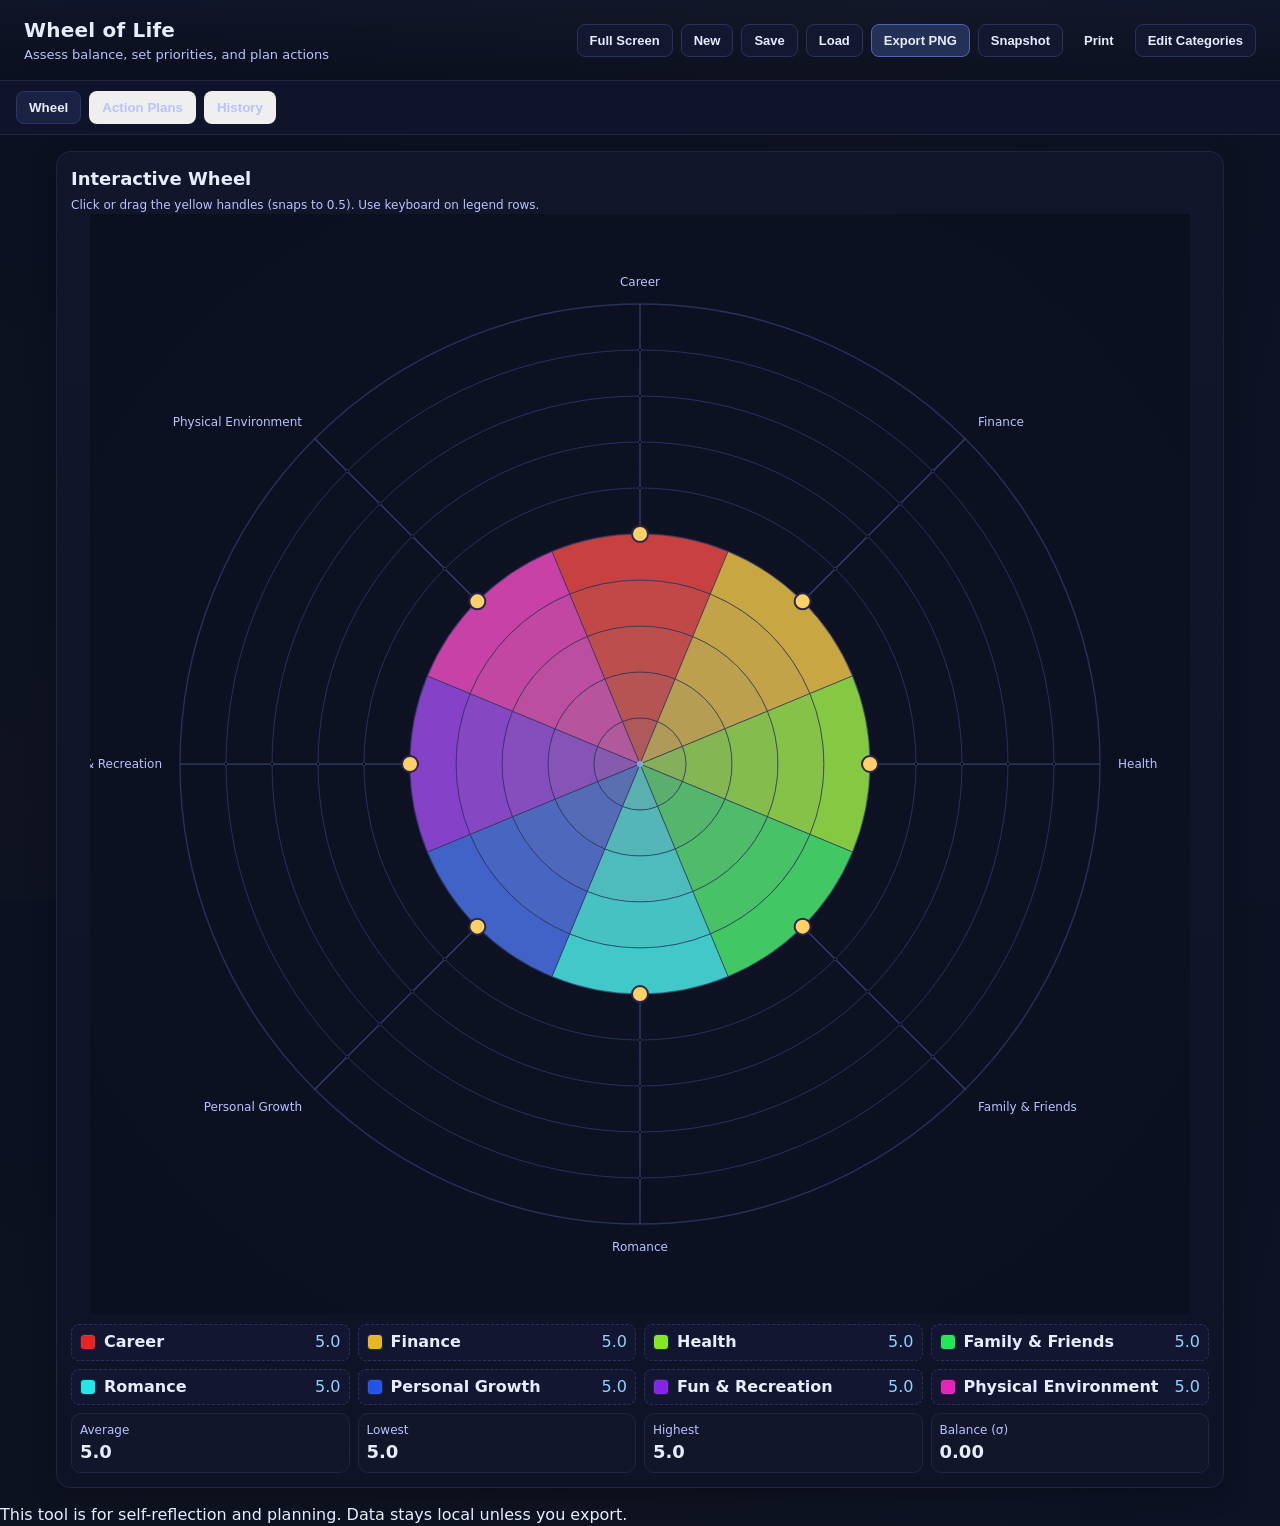
<file: previous_monoliths/index (v0.97).html>
<!DOCTYPE html>
<html lang="en">
<head>
  <meta charset="utf-8" />
  <title>Wheel of Life — Interactive Workshop App</title>
  <meta name="viewport" content="width=device-width, initial-scale=1" />
  <style>
    :root{
      --bg: #0f1320;
      --surface: #161a2b;
      --text: #e8ecff;
      --muted: #b9c2ff;
      --accent: #6ea8fe;
      --accent-2:#8fd3ff;
      --ring: #29305a;
      --handle: #ffd166;
      --panel: #0e1330;
      --border: #202642;
      --band-stroke: #2a325b;
      --swatch-border: #1c2244;
      --focus: #9fd7ff;
      --danger: #ef5350;
      --input-bg: #0c1130;
      --input-border: #2a325b;
      --input-border-focus: #4b5cc2;
      --input-placeholder: #8aa0d6;
      --gridline: #2b335e;
      --line: #8fd3ff;
      --ma-line: #ffd166;
      --zone-fill: rgba(76, 175, 80, 0.12);
      --zone-stroke: #4caf50;
      --isolines: #d1b3ff;
      --tooltip-bg: #0d142a;
      --tooltip-border: #2a325b;
    }
    * { box-sizing: border-box; }
    html, body { height: 100%; }
    body {
      margin: 0;
      background: radial-gradient(1200px circle at 10% 10%, #0b1020 0%, #0f1320 60%, #0d1224 100%);
      color: var(--text);
      font-family: system-ui, -apple-system, Segoe UI, Roboto, Helvetica, Arial, "Apple Color Emoji","Segoe UI Emoji";
      line-height: 1.4;
    }

    header {
      padding: 16px 24px;
      display: flex; gap: 12px; align-items: center; justify-content: space-between;
      border-bottom: 1px solid #202642;
      background: linear-gradient(180deg, rgba(35,44,78,0.2), rgba(10,12,22,0.2));
      position: sticky; top:0; z-index: 20;
    }
    header h1 { margin:0; font-size: 20px; letter-spacing: 0.2px; }
    .sub { color: var(--muted); font-size: 13px; margin-top: 2px; }
    .toolbar { display: flex; gap: 8px; flex-wrap: wrap; }
    .btn { padding: 8px 12px; border-radius: 8px; border: 1px solid #2a325b; background: #131830; color: var(--text); cursor: pointer; font-weight: 600; font-size: 13px; }
    .btn:hover { border-color: #3c4575; background: #161c37; }
    .btn.primary { background: #243157; border-color: #5066b4; }
    .btn.primary:hover { background: #283766; }
    .btn.ghost { background: transparent; border-color: transparent; }
    .btn.danger { background: #3b1d24; border-color: #69323f; color: #ffd8de; }

    /* Tabs */
    .tabs { display: flex; gap: 8px; padding: 10px 16px; border-bottom: 1px solid #202642; background: #0f142a; position: sticky; top:58px; z-index: 15; }
    .tab { padding: 8px 12px; border-radius: 8px; border: 1px solid transparent; cursor: pointer; font-weight: 700; color: var(--muted); }
    .tab.active { color: var(--text); background: #1a2143; border-color: #2a3570; }

    main { padding: 16px; max-width: 1200px; margin: 0 auto; }

    .card { background: linear-gradient(180deg, #12162b, #0e1327); border: 1px solid #1f2443; border-radius: 14px; padding: 14px; box-shadow: 0 6px 24px rgba(0,0,0,0.25); }
    .card h2 { margin: 0 0 6px; font-size: 18px; }
    .small { font-size: 12px; color: var(--muted); }

    /* Wheel */
    .wheel-wrap { position: relative; min-height: 640px; display: grid; place-items: center; }
    #wheel { width: 100%; max-width: 1100px; height: auto; aspect-ratio: 1 / 1; }

    /* Legend */
    .legend { display: grid; grid-template-columns: repeat(auto-fit, minmax(260px,1fr)); gap: 8px; margin-top: 10px; }
    .legend .row { display: grid; grid-template-columns: auto 1fr auto; gap: 8px; align-items: center; padding: 6px 8px; border: 1px dashed #2a325b; border-radius: 8px; background: #121631; }
    .swatch { width: 16px; height: 16px; border-radius: 4px; border: 1px solid var(--swatch-border); box-shadow: inset 0 0 0 1px rgba(255,255,255,0.05); }
    .legend .name { font-weight: 600; }
    .legend .val { font-variant-numeric: tabular-nums; color: var(--accent-2); }

    .statline { display: grid; grid-template-columns: repeat(4,1fr); gap: 8px; margin-top: 8px; }
    .stat { border: 1px solid var(--border); border-radius: 10px; padding: 8px; background: #12162b; }
    .stat .label { font-size: 12px; color: var(--muted); }
    .stat .value { font-weight: 800; font-size: 18px; }

    /* Action Plans */
    .plans-panel { display: grid; gap: 16px; }
    .plan-row { border: 1px solid var(--border); border-radius: 10px; padding: 12px; background: var(--panel); }
    .plan-head { display:flex; justify-content: space-between; align-items:center; gap: 8px; }
    .plan-title { font-weight: 800; }
    .plan-score { font-variant-numeric: tabular-nums; color: var(--accent-2); font-weight: 700; }

    .steps-header { margin-top: 8px; color: var(--muted); font-size: 12px; }
    .steps-grid { display: grid; grid-template-columns: repeat(5, minmax(0,1fr)); gap: 8px; margin-top: 6px; }
    @media (max-width: 750px) { .steps-grid { grid-template-columns: repeat(2, minmax(0,1fr)); } }
    .step-wrap { display: grid; gap: 6px; }
    .step-label { font-size: 11px; color: var(--muted); }
    input.step { width: 100%; padding: 8px; border-radius: 8px; border: 1px solid var(--input-border); background: var(--input-bg); color: var(--text); font-size: 13px; }
    input.step::placeholder { color: var(--input-placeholder); }
    input.step:focus { outline: none; border-color: var(--input-border-focus); box-shadow: 0 0 0 3px rgba(143, 211, 255, 0.2); }
    input.step[disabled] { opacity: 0.45; cursor: not-allowed; }

    /* History */
    .history-toolbar { display:flex; gap:8px; margin-bottom:8px; flex-wrap:wrap; }
    .history-grid { display: grid; grid-template-columns: 1fr; gap: 16px; }
    .chart-card { border: 1px solid var(--border); border-radius: 10px; padding: 12px; background: var(--panel); }
    .chart-title { font-weight: 700; margin-bottom: 8px; }
    .chart-controls { display:flex; gap:8px; flex-wrap:wrap; margin-bottom:8px; align-items:center; }
    .form-field { display:flex; gap:6px; align-items:center; }
    .form-field label { font-size: 12px; color: var(--muted); }
    select, input[type="number"] { padding: 6px 8px; border-radius: 8px; border: 1px solid var(--input-border); background: var(--input-bg); color: var(--text); }
    input[type="checkbox"] { transform: scale(1.1); }
    .category-charts { display: grid; grid-template-columns: repeat(2,minmax(0,1fr)); gap: 12px; }
    @media (max-width: 900px) { .category-charts { grid-template-columns: 1fr; } }

    .history-table { width: 100%; border-collapse: collapse; }
    .history-table th, .history-table td { border: 1px solid #28305a; padding: 8px; font-size: 13px; }
    .history-table th { background: #0f142a; color: var(--muted); text-align: left; }
    .history-table tr:nth-child(even) td { background: #101535; }

    /* SVG chart styles */
    .chart-svg { width: 100%; height: auto; aspect-ratio: 16 / 9; }
    .gridline { stroke: var(--gridline); stroke-width: 1; }
    .axis-line { stroke: var(--muted); stroke-width: 1.2; }
    .series-line { fill: none; stroke: var(--line); stroke-width: 2.2; }
    .ma-line { fill: none; stroke: var(--ma-line); stroke-width: 2; stroke-dasharray: 5,3; }
    .dot { fill: var(--line); }

    /* Wheel SVG */
    .ring { stroke: var(--ring); fill: none; }
    .axis { stroke: #34406f; stroke-width: 1.25; }
    .tick { stroke: #2f3967; stroke-width: 0.9; }
    .cat-label { font-size: 12px; fill: var(--muted); }
    .handle { fill: var(--handle); stroke: #2d244f; stroke-width: 2; cursor: pointer; }
    .overlay { fill: transparent; cursor: crosshair; }
    .center-dot { fill: #8fd3ff; opacity: 0.7; }
    .band { stroke: var(--band-stroke); stroke-width: 0.6; stroke-linejoin: round; }

    .page { display: none; }
    .page.active { display: block; }

    .sr-live { position: absolute; left: -9999px; width: 1px; height: 1px; overflow: hidden; }

    /* Modal styling */
    .modal-overlay {
      position: fixed; inset: 0;
      display: none; /* hidden by default; shown via JS on open */
      place-items: center;
      background: rgba(6, 8, 16, 0.6);
      z-index: 100;
    }
    .modal {
      width: min(800px, 92vw);
      background: linear-gradient(180deg, #12162b, #0e1327);
      border: 1px solid #1f2443;
      border-radius: 14px;
      box-shadow: 0 12px 40px rgba(0,0,0,0.5);
    }
    .modal header, .modal .footer {
      display: flex; justify-content: space-between; align-items: center;
      gap: 8px; padding: 12px 14px;
    }
    .modal header { border-bottom: 1px solid #1f2443; }
    .modal .footer { border-top: 1px solid #1f2443; }
    .modal .content { padding: 12px 14px; }
    .edit-list { display: grid; gap: 8px; }
    .edit-row {
      display: grid; grid-template-columns: auto 1fr auto;
      gap: 8px; align-items: center;
      padding: 8px; background: #121631; border: 1px dashed #2a325b; border-radius: 8px;
    }
    .edit-row input[type="text"] {
      padding: 8px; border-radius: 8px; border: 1px solid var(--input-border);
      background: var(--input-bg); color: var(--text);
    }
  </style>
</head>
<body>
  <header>
    <div>
      <h1>Wheel of Life</h1>
      <div class="sub">Assess balance, set priorities, and plan actions</div>
    </div>
    <div class="toolbar">
      <button class="btn" id="btnFullscreen">Full Screen</button>
      <button class="btn" id="btnNew">New</button>
      <button class="btn" id="btnSave">Save</button>
      <button class="btn" id="btnLoad">Load</button>
      <button class="btn primary" id="btnExport">Export PNG</button>
      <button class="btn" id="btnSnapshot">Snapshot</button>
      <button class="btn ghost" id="btnPrint">Print</button>
      <button class="btn" id="btnEditCats">Edit Categories</button>
      <input type="file" id="fileInput" accept=".json,.txt" style="display:none" />
      <input type="file" id="snapFileInput" accept=".json,.txt" style="display:none" />
    </div>
  </header>

  <!-- Tabs -->
  <div class="tabs">
    <button class="tab active" data-tab="wheel">Wheel</button>
    <button class="tab" data-tab="actions">Action Plans</button>
    <button class="tab" data-tab="history">History</button>
  </div>

  <main>
    <!-- WHEEL -->
    <section id="page-wheel" class="page active">
      <section class="card">
        <h2>Interactive Wheel</h2>
        <div class="small">Click or drag the yellow handles (snaps to 0.5). Use keyboard on legend rows.</div>

        <div class="wheel-wrap">
          <svg id="wheel" viewBox="0 0 1100 1100" role="img" aria-label="Wheel of Life chart" xmlns="http://www.w3.org/2000/svg">
            <defs>
              <radialGradient id="bgGrad" cx="50%" cy="50%" r="60%">
                <stop offset="0%" stop-color="#0f1324"></stop>
                <stop offset="100%" stop-color="#0b1020"></stop>
              </radialGradient>
            </defs>
            <rect x="0" y="0" width="1100" height="1100" fill="url(#bgGrad)"></rect>

            <g id="rings"></g>
            <g id="axes"></g>
            <g id="ticks"></g>
            <g id="bands"></g>
            <g id="labels"></g>

            <!-- Overlay BEFORE handles (so handles remain draggable) -->
            <rect class="overlay" x="0" y="0" width="1100" height="1100"></rect>

            <g id="handles"></g>
            <circle class="center-dot" cx="550" cy="550" r="3"></circle>
          </svg>
          <div id="liveRegion" class="sr-live" aria-live="polite" aria-atomic="true"></div>
        </div>

        <div id="legend" class="legend" aria-label="Category legend and current scores"></div>

        <div class="statline">
          <div class="stat"><div class="label">Average</div><div class="value" id="avgVal">5.0</div></div>
          <div class="stat"><div class="label">Lowest</div><div class="value" id="minVal">5.0</div></div>
          <div class="stat"><div class="label">Highest</div><div class="value" id="maxVal">5.0</div></div>
          <div class="stat"><div class="label">Balance (σ)</div><div class="value" id="stdVal">0.00</div></div>
        </div>
      </section>
    </section>

    <!-- ACTION PLANS -->
    <section id="page-actions" class="page">
      <section class="card">
        <h2>Action Plans</h2>
        <div class="small">Plan one step for every point missing from a full 10.</div>
        <div id="plansPanel" class="plans-panel"></div>
      </section>
    </section>

    <!-- HISTORY -->
    <section id="page-history" class="page">
      <section class="card">
        <h2>History (Time Series)</h2>
        <div class="small">Snapshots are stored locally. Export/import for portability.</div>

        <div class="history-toolbar">
          <button class="btn" id="btnExportSnaps">Export Snapshots (JSON)</button>
          <button class="btn" id="btnImportSnaps">Import Snapshots</button>
          <button class="btn danger" id="btnClearSnaps">Clear All Snapshots</button>
        </div>

        <div class="chart-card">
          <div class="chart-title">Controls</div>
          <div class="chart-controls">
            <div class="form-field">
              <label for="baselineSelect">Baseline:</label>
              <select id="baselineSelect"></select>
            </div>
            <div class="form-field">
              <label for="maToggle">Moving Avg:</label>
              <input type="checkbox" id="maToggle" checked />
            </div>
            <div class="form-field">
              <label for="maWindow">MA Window:</label>
              <input type="number" id="maWindow" min="2" max="10" value="3" />
            </div>
            <div class="form-field">
              <label for="targetAvg">Desired Avg ≥</label>
              <input type="number" id="targetAvg" min="0" max="10" step="0.5" value="7" />
            </div>
            <div class="form-field">
              <label for="targetSigma">Desired σ ≤</label>
              <input type="number" id="targetSigma" min="0" max="5" step="0.1" value="1.5" />
            </div>
            <div class="form-field">
              <label for="isoToggle">Show BAA iso-lines</label>
              <input type="checkbox" id="isoToggle" checked />
            </div>
          </div>
        </div>

        <div class="history-grid">
          <!-- Snapshots table card -->
          <div class="chart-card">
            <div class="chart-title">Snapshots</div>
            <table class="history-table" id="historyTable" aria-label="Snapshot list">
              <thead>
                <tr>
                  <th>Date</th>
                  <th>Average</th>
                  <th>σ</th>
                  <th>Categories</th>
                  <th>Actions</th>
                </tr>
              </thead>
              <tbody></tbody>
            </table>
          </div>

          <!-- NEW: Combined time series -->
          <div class="chart-card">
            <div class="chart-title">Combined Time Series (Categories + σ)</div>
            <div id="combinedChart" class="chart-svg" role="img" aria-label="Categories and balance sigma over time"></div>
          </div>

          <div class="chart-card">
            <div class="chart-title">Average vs. Balance (σ)</div>
            <div id="avgSigmaChart" class="chart-svg" role="img" aria-label="Average vs sigma"></div>
          </div>

          <!-- (Removed the separate σ and small multiples cards as requested) -->

          <div class="chart-card">
            <div class="chart-title">Delta vs Baseline (latest snapshot)</div>
            <table class="history-table" id="deltaTable" aria-label="Delta vs baseline">
              <thead>
                <tr>
                  <th>Category</th>
                  <th>Baseline</th>
                  <th>Latest</th>
                  <th>Δ (Latest − Baseline)</th>
                </tr>
              </thead>
              <tbody></tbody>
              <tfoot>
                <tr><th>Overall Avg</th><td id="deltaAvgBase">–</td><td id="deltaAvgLatest">–</td><td id="deltaAvgDiff">–</td></tr>
                <tr><th>Overall σ</th><td id="deltaSigmaBase">–</td><td id="deltaSigmaLatest">–</td><td id="deltaSigmaDiff">–</td></tr>
                <tr><th>Balance‑Adjusted Avg (BAA)</th><td id="deltaBAABase">–</td><td id="deltaBAALatest">–</td><td id="deltaBAADiff">–</td></tr>
                <tr><th>Relative Imbalance Index (RII)</th><td id="deltaRIIBase">–</td><td id="deltaRIILatest">–</td><td id="deltaRIIDiff">–</td></tr>
              </tfoot>
            </table>
          </div>
        </div>
      </section>
    </section>
  </main>

  <div class="footer-note">This tool is for self-reflection and planning. Data stays local unless you export.</div>

  <!-- Modal -->
  <div id="modalOverlay" class="modal-overlay" aria-hidden="true">
    <div class="modal" role="dialog" aria-modal="true" aria-labelledby="modalTitle">
      <header><h3 id="modalTitle">Edit Categories</h3><button class="btn" id="btnCloseModal">Close</button></header>
      <div class="content">
        <div class="small">Rename, reorder, add/remove. Changes update the wheel.</div>
        <div id="editList" class="edit-list"></div>
      </div>
      <div class="footer">
        <button class="btn" id="btnAddCategory">Add Category</button>
        <button class="btn danger" id="btnResetCategories">Reset to Defaults</button>
      </div>
    </div>
  </div>

  <script>
    /* ---------- CONFIG ---------- */
    const MAX_VALUE = 10;
    const SIZE = 1100;
    const CX = SIZE / 2;
    const CY = SIZE / 2;
    const MARGIN = 60;
    const RADIUS = (SIZE / 2) - MARGIN - 30;
    const BAND_THICKNESS = RADIUS / MAX_VALUE;

    const STEP_FINE = 0.5;
    const STEP_COARSE = 1.0;

    const STATE_KEY = 'wheelOfLifeState.v8';
    const SNAPSHOTS_KEY = 'wheelOfLifeSnapshots.v1';

    /* Disable mode for action steps: 'floor' | 'round' | 'ceil' */
    const DISABLE_MODE = 'ceil';

    /* Saturation curve for bands */
    const SAT_MIN = 30, SAT_MAX = 80, LIGHTNESS = 52;

    const DEFAULT_CATEGORIES = [
      "Career","Finance","Health","Family & Friends","Romance","Personal Growth","Fun & Recreation","Physical Environment"
    ];

    /* ---------- STATE ---------- */
    let categories = [...DEFAULT_CATEGORIES];
    let values = new Array(categories.length).fill(5);
    let notes = new Array(categories.length).fill('');
    let steps = new Array(categories.length).fill(null).map(()=> new Array(10).fill(''));
    let draggingIndex = null, pointerId = null;
    let snapshots = [];

    /* ---------- UTILS ---------- */
    function angleForIndex(i, count=categories.length){ const step=(2*Math.PI)/count; return -Math.PI/2 + (i*step); }
    function stepAngle(count=categories.length){ return (2*Math.PI)/count; }
    function pointOnCircle(theta, r){ return { x: CX + r*Math.cos(theta), y: CY + r*Math.sin(theta) }; }
    function clamp(v,min,max){ return Math.max(min, Math.min(max, v)); }
    function roundTo(v, step=STEP_FINE){ return Math.round(v/step)*step; }
    function valueToRadius(v){ return (v / MAX_VALUE) * RADIUS; }
    function radiusToValue(r){ return clamp(roundTo((r / RADIUS) * MAX_VALUE, STEP_FINE), 0, MAX_VALUE); }
    function fmtDate(ts){ return new Date(ts).toLocaleString(); }
    function arrayAvg(arr){ return arr.reduce((a,b)=>a+b,0)/arr.length; }
    function arrayStd(arr){ const avg=arrayAvg(arr); return Math.sqrt(arr.reduce((s,v)=>s+Math.pow(v-avg,2),0)/arr.length); }
    function disabledCountForValue(v){
      if (DISABLE_MODE==='ceil') return Math.min(MAX_VALUE, Math.ceil(v));
      if (DISABLE_MODE==='round') return Math.min(MAX_VALUE, Math.round(v));
      return Math.min(MAX_VALUE, Math.floor(v));
    }
    function hslToHex(h, s, l){
      s/=100; l/=100;
      const c=(1-Math.abs(2*l-1))*s, x=c*(1-Math.abs((h/60)%2-1)), m=l-c/2;
      let r=0,g=0,b=0;
      if(h<60){ r=c; g=x; } else if(h<120){ r=x; g=c; }
      else if(h<180){ g=c; b=x; } else if(h<240){ g=x; b=c; }
      else if(h<300){ r=x; b=c; } else { r=c; b=x; }
      r=Math.round((r+m)*255); g=Math.round((g+m)*255); b=Math.round((b+m)*255);
      const toHex=v=>v.toString(16).padStart(2,'0');
      return `#${toHex(r)}${toHex(g)}${toHex(b)}`;
    }
    function buildPalette(count=categories.length){ return Array.from({length:count},(_,i)=> (i*360)/count ); }
    let paletteHues = buildPalette();

    /* Save/load current */
    function saveLocal(){
      const payload = { categories, values, notes, steps, ts: Date.now() };
      try{ localStorage.setItem(STATE_KEY, JSON.stringify(payload)); }catch(e){}
    }
    function loadLocal(){
      try{
        const raw=localStorage.getItem(STATE_KEY); if(!raw) return false;
        const obj=JSON.parse(raw);
        if(!obj || !obj.categories || !obj.values) return false;
        categories = obj.categories;
        values = obj.values.map(v=> roundTo(v, STEP_FINE));
        notes = obj.notes || new Array(categories.length).fill('');
        steps = obj.steps && Array.isArray(obj.steps) ? obj.steps.map(arr=> (Array.isArray(arr)? arr.slice(0,10).concat(new Array(Math.max(0,10-(arr.length||0))).fill('')) : new Array(10).fill(''))) : new Array(categories.length).fill(null).map(()=> new Array(10).fill(''));
        ensureArrayLengths();
        return true;
      }catch(e){ return false; }
    }
    function ensureArrayLengths(){
      if(values.length!==categories.length) values=new Array(categories.length).fill(5);
      if(notes.length!==categories.length) notes=new Array(categories.length).fill('');
      if(steps.length!==categories.length) steps=new Array(categories.length).fill(null).map(()=> new Array(10).fill(''));
    }

    /* Snapshots */
    function saveSnapshots(){ try{ localStorage.setItem(SNAPSHOTS_KEY, JSON.stringify({snaps:snapshots})); }catch(e){} }
    function loadSnapshots(){
      try{
        const raw=localStorage.getItem(SNAPSHOTS_KEY); if(!raw) return false;
        const obj=JSON.parse(raw); if(!obj || !obj.snaps) return false;
        snapshots=obj.snaps; return true;
      }catch(e){ return false; }
    }

    /* ---------- SVG refs ---------- */
    const svgEl=document.getElementById('wheel'),
          ringsG=document.getElementById('rings'),
          axesG=document.getElementById('axes'),
          ticksG=document.getElementById('ticks'),
          bandsG=document.getElementById('bands'),
          labelsG=document.getElementById('labels'),
          handlesG=document.getElementById('handles'),
          overlayEl=document.querySelector('.overlay'),
          legendEl=document.getElementById('legend'),
          liveRegion=document.getElementById('liveRegion');

    /* ---------- Wheel drawing ---------- */
    function drawBase(){
      ringsG.innerHTML=''; axesG.innerHTML=''; ticksG.innerHTML=''; labelsG.innerHTML=''; handlesG.innerHTML=''; bandsG.innerHTML='';
      paletteHues = buildPalette(categories.length);

      // Rings per unit
      for(let r=BAND_THICKNESS; r<=RADIUS+0.001; r+=BAND_THICKNESS){
        const c=document.createElementNS('http://www.w3.org/2000/svg','circle');
        c.setAttribute('cx',CX); c.setAttribute('cy',CY); c.setAttribute('r',r.toFixed(2));
        c.setAttribute('class','ring'); c.setAttribute('stroke-width',(r%(RADIUS/2)===0)?'1.4':'1.0');
        ringsG.appendChild(c);
      }
      // Axes, ticks, labels, handles
      const count=categories.length, step=stepAngle(count);
      for(let i=0;i<count;i++){
        const theta=angleForIndex(i,count), end=pointOnCircle(theta,RADIUS);
        const axis=document.createElementNS('http://www.w3.org/2000/svg','line');
        axis.setAttribute('x1',CX); axis.setAttribute('y1',CY); axis.setAttribute('x2',end.x.toFixed(2)); axis.setAttribute('y2',end.y.toFixed(2)); axis.setAttribute('class','axis'); axesG.appendChild(axis);
        for(let v=1; v<MAX_VALUE; v++){
          const tPt=pointOnCircle(theta,v*BAND_THICKNESS);
          const tick=document.createElementNS('http://www.w3.org/2000/svg','circle');
          tick.setAttribute('cx',tPt.x.toFixed(2)); tick.setAttribute('cy',tPt.y.toFixed(2)); tick.setAttribute('r','1.6'); tick.setAttribute('class','tick'); ticksG.appendChild(tick);
        }
        const labelR=RADIUS+18, labelPt=pointOnCircle(theta,labelR);
        const lab=document.createElementNS('http://www.w3.org/2000/svg','text');
        lab.setAttribute('x',labelPt.x.toFixed(2)); lab.setAttribute('y',labelPt.y.toFixed(2)); lab.setAttribute('class','cat-label');
        lab.setAttribute('text-anchor',(Math.abs(Math.cos(theta))<0.3)?'middle':(Math.cos(theta)>0?'start':'end'));
        lab.setAttribute('dominant-baseline',(Math.sin(theta)>0.3)?'hanging':(Math.sin(theta)<-0.3?'baseline':'middle'));
        lab.textContent=categories[i]; labelsG.appendChild(lab);

        const hv=values[i], hp=pointOnCircle(theta,valueToRadius(hv));
        const handle=document.createElementNS('http://www.w3.org/2000/svg','circle');
        handle.setAttribute('cx',hp.x.toFixed(2)); handle.setAttribute('cy',hp.y.toFixed(2)); handle.setAttribute('r',8);
        handle.setAttribute('data-index',i); handle.setAttribute('class','handle'); handlesG.appendChild(handle);
      }

      buildBands(); updateBands(); updateLegend(); updateStats(); buildPlansPanel(); buildHistoryTable();
      buildA11yControls(); refreshHistoryControls(); drawHistoryCharts(); updateDeltaTable();
    }

    function buildBands(){
      const count=categories.length;
      for(let i=0;i<count;i++){
        const g=document.createElementNS('http://www.w3.org/2000/svg','g');
        g.setAttribute('class','category-bands'); g.setAttribute('data-index',i); bandsG.appendChild(g);
      }
    }

    // Full-ring path for 360° band (used when count===1)
    function fullRingPath(r0, r1){
      const a0 = -Math.PI/2; // start angle reference
      const pSo = pointOnCircle(a0, r1);
      const pMidO = pointOnCircle(a0 + Math.PI, r1);
      const pSi = pointOnCircle(a0, r0);
      const pMidI = pointOnCircle(a0 + Math.PI, r0);
      // Build outer two arcs (sweep=1), then inner two arcs in reverse (sweep=0)
      return [
        `M ${pSo.x.toFixed(2)} ${pSo.y.toFixed(2)}`,
        `A ${r1.toFixed(2)} ${r1.toFixed(2)} 0 1 1 ${pMidO.x.toFixed(2)} ${pMidO.y.toFixed(2)}`,
        `A ${r1.toFixed(2)} ${r1.toFixed(2)} 0 1 1 ${pSo.x.toFixed(2)} ${pSo.y.toFixed(2)}`,
        `L ${pSi.x.toFixed(2)} ${pSi.y.toFixed(2)}`,
        `A ${r0.toFixed(2)} ${r0.toFixed(2)} 0 1 0 ${pMidI.x.toFixed(2)} ${pMidI.y.toFixed(2)}`,
        `A ${r0.toFixed(2)} ${r0.toFixed(2)} 0 1 0 ${pSi.x.toFixed(2)} ${pSi.y.toFixed(2)}`,
        `Z`
      ].join(' ');
    }

    // Annular sector path with dynamic large-arc flag for correctness
    function annularSectorPath(r0,r1,start,end){
      const sweep = end - start;
      const LAF = (Math.abs(sweep) > Math.PI) ? 1 : 0; // large arc if > 180°
      const pSi=pointOnCircle(start,r0), pEi=pointOnCircle(end,r0), pEo=pointOnCircle(end,r1), pSo=pointOnCircle(start,r1);
      if(r0 < 0.0001){
        // sector from center
        return `M ${CX} ${CY} L ${pSo.x.toFixed(2)} ${pSo.y.toFixed(2)} A ${r1.toFixed(2)} ${r1.toFixed(2)} 0 ${LAF} 1 ${pEo.x.toFixed(2)} ${pEo.y.toFixed(2)} Z`;
      }
      // ring segment
      return `M ${pSo.x.toFixed(2)} ${pSo.y.toFixed(2)} A ${r1.toFixed(2)} ${r1.toFixed(2)} 0 ${LAF} 1 ${pEo.x.toFixed(2)} ${pEo.y.toFixed(2)} L ${pEi.x.toFixed(2)} ${pEi.y.toFixed(2)} A ${r0.toFixed(2)} ${r0.toFixed(2)} 0 ${LAF} 0 ${pSi.x.toFixed(2)} ${pSi.y.toFixed(2)} Z`;
    }

    function bandColor(hue, bandIndex){ const s=SAT_MIN + (bandIndex/MAX_VALUE)*(SAT_MAX-SAT_MIN); return hslToHex(hue, s, LIGHTNESS); }
    function updateBands(){
      const count=categories.length, step=stepAngle(count);
      for(let i=0;i<count;i++){
        const group=bandsG.querySelector(`.category-bands[data-index="${i}"]`); group.innerHTML='';
        const hue=paletteHues[i];
        const v=values[i], full=Math.floor(v), frac=v-full;

        if(count===1){
          // Render full 360° rings for the single category
          for(let j=0;j<full;j++){
            const r0=j*BAND_THICKNESS, r1=(j+1)*BAND_THICKNESS;
            const path=document.createElementNS('http://www.w3.org/2000/svg','path');
            path.setAttribute('class','band'); path.setAttribute('d', fullRingPath(r0,r1)); path.setAttribute('fill', bandColor(hue, j+1));
            group.appendChild(path);
          }
          if(frac>0){
            const r0=full*BAND_THICKNESS, r1=r0 + frac*BAND_THICKNESS;
            const path=document.createElementNS('http://www.w3.org/2000/svg','path');
            path.setAttribute('class','band'); path.setAttribute('d', fullRingPath(r0,r1)); path.setAttribute('fill', bandColor(hue, full+1));
            group.appendChild(path);
          }
          continue; // next category
        }

        // Normal annular sectors (count >= 2)
        const thetaCenter=angleForIndex(i,count), start=thetaCenter - step/2, end=thetaCenter + step/2;
        for(let j=0;j<full;j++){
          const r0=j*BAND_THICKNESS, r1=(j+1)*BAND_THICKNESS;
          const path=document.createElementNS('http://www.w3.org/2000/svg','path');
          path.setAttribute('class','band'); path.setAttribute('d', annularSectorPath(r0,r1,start,end)); path.setAttribute('fill', bandColor(hue, j+1));
          group.appendChild(path);
        }
        if(frac>0){
          const r0=full*BAND_THICKNESS, r1=r0 + frac*BAND_THICKNESS;
          const path=document.createElementNS('http://www.w3.org/2000/svg','path');
          path.setAttribute('class','band'); path.setAttribute('d', annularSectorPath(r0,r1,start,end)); path.setAttribute('fill', bandColor(hue, full+1));
          group.appendChild(path);
        }
      }
    }

    function updateLegend(){
      legendEl.innerHTML='';
      for(let i=0;i<categories.length;i++){
        const row=document.createElement('div'); row.className='row';
        const sw=document.createElement('div'); sw.className='swatch'; sw.style.background = bandColor(paletteHues[i], MAX_VALUE);
        const nm=document.createElement('div'); nm.className='name'; nm.textContent=categories[i];
        const val=document.createElement('div'); val.className='val'; val.textContent=values[i].toFixed(1);
        row.appendChild(sw); row.appendChild(nm); row.appendChild(val); legendEl.appendChild(row);
      }
    }
    function updateStats(){
      const avg=arrayAvg(values), std=arrayStd(values);
      document.getElementById('avgVal').textContent=avg.toFixed(1);
      document.getElementById('minVal').textContent=Math.min(...values).toFixed(1);
      document.getElementById('maxVal').textContent=Math.max(...values).toFixed(1);
      document.getElementById('stdVal').textContent=std.toFixed(2);
    }

    /* ---------- Interaction ---------- */
    function nearestAxisIndex(theta){
      const count=categories.length; let best=0, bestDiff=Infinity;
      for(let i=0;i<count;i++){
        const a=angleForIndex(i,count); const diff=Math.abs(Math.atan2(Math.sin(theta-a), Math.cos(theta-a)));
        if(diff<bestDiff){ bestDiff=diff; best=i; }
      }
      return best;
    }
    function onOverlayPointerDown(e){
      overlayEl.setPointerCapture(e.pointerId); pointerId=e.pointerId;
      const pt=clientToSvg(e.clientX,e.clientY), dx=pt.x-CX, dy=pt.y-CY, theta=Math.atan2(dy,dx), r=Math.sqrt(dx*dx+dy*dy);
      const index=nearestAxisIndex(theta); const newVal=radiusToValue(clamp(r,0,RADIUS));
      setValue(index, newVal, {announce:true}); draggingIndex=index;
    }
    function onOverlayPointerMove(e){
      if(draggingIndex===null || e.pointerId!==pointerId) return;
      const pt=clientToSvg(e.clientX,e.clientY), dx=pt.x-CX, dy=pt.y-CY, r=Math.sqrt(dx*dx+dy*dy);
      setValue(draggingIndex, radiusToValue(clamp(r,0,RADIUS)));
    }
    function onOverlayPointerUp(e){ if(e.pointerId===pointerId){ overlayEl.releasePointerCapture(e.pointerId); draggingIndex=null; pointerId=null; saveLocal(); } }
    function onHandlePointerDown(e){ const idx=parseInt(e.target.getAttribute('data-index'),10); handlesG.setPointerCapture(e.pointerId); pointerId=e.pointerId; draggingIndex=idx; }
    function onHandlePointerMove(e){
      if(draggingIndex===null || e.pointerId!==pointerId) return;
      const pt=clientToSvg(e.clientX,e.clientY), dx=pt.x-CX, dy=pt.y-CY, r=Math.sqrt(dx*dx+dy*dy);
      setValue(draggingIndex, radiusToValue(clamp(r,0,RADIUS)));
    }
    function onHandlePointerUp(e){ if(e.pointerId===pointerId){ handlesG.releasePointerCapture(e.pointerId); draggingIndex=null; pointerId=null; saveLocal(); } }
    function clientToSvg(x,y){ const p=svgEl.createSVGPoint(); p.x=x; p.y=y; const m=svgEl.getScreenCTM(); return p.matrixTransform(m.inverse()); }

    function setValue(i, v, opts={}){
      const snapped=roundTo(v, STEP_FINE); values[i]=snapped;
      updateBands(); moveHandlesToValues(); updateLegend(); updateStats(); buildPlansPanel();
      drawHistoryCharts(); updateDeltaTable();
      if(opts.announce) announce(`${categories[i]} set to ${values[i].toFixed(1)} of 10.`);
    }
    function moveHandlesToValues(){
      const count=categories.length, handles=handlesG.querySelectorAll('.handle');
      handles.forEach((h,i)=>{ const th=angleForIndex(i,count); const p=pointOnCircle(th, valueToRadius(values[i])); h.setAttribute('cx',p.x.toFixed(2)); h.setAttribute('cy',p.y.toFixed(2)); });
    }
    function buildA11yControls(){
      legendEl.querySelectorAll('.row').forEach((row,i)=>{
        row.setAttribute('tabindex','0'); row.setAttribute('role','slider'); row.setAttribute('aria-valuemin','0'); row.setAttribute('aria-valuemax','10');
        row.setAttribute('aria-valuenow', values[i].toFixed(1)); row.setAttribute('aria-label', `${categories[i]} score`);
        row.addEventListener('keydown',(e)=>{
          if(e.key==='ArrowRight'||e.key==='ArrowUp'){ setValue(i, clamp(roundTo(values[i]+STEP_FINE,STEP_FINE),0,MAX_VALUE), {announce:true}); row.setAttribute('aria-valuenow', values[i].toFixed(1)); e.preventDefault(); }
          else if(e.key==='ArrowLeft'||e.key==='ArrowDown'){ setValue(i, clamp(roundTo(values[i]-STEP_FINE,STEP_FINE),0,MAX_VALUE), {announce:true}); row.setAttribute('aria-valuenow', values[i].toFixed(1)); e.preventDefault(); }
          else if(e.key==='PageUp'){ setValue(i, clamp(roundTo(values[i]+STEP_COARSE,STEP_FINE),0,MAX_VALUE), {announce:true}); row.setAttribute('aria-valuenow', values[i].toFixed(1)); e.preventDefault(); }
          else if(e.key==='PageDown'){ setValue(i, clamp(roundTo(values[i]-STEP_COARSE,STEP_FINE),0,MAX_VALUE), {announce:true}); row.setAttribute('aria-valuenow', values[i].toFixed(1)); e.preventDefault(); }
          else if(e.key==='Home'){ setValue(i, 0, {announce:true}); row.setAttribute('aria-valuenow', values[i].toFixed(1)); e.preventDefault(); }
          else if(e.key==='End'){ setValue(i, 10, {announce:true}); row.setAttribute('aria-valuenow', values[i].toFixed(1)); e.preventDefault(); }
        });
      });
    }
    function announce(msg){ liveRegion.textContent=msg; }

    /* ---------- Action Plans ---------- */
    function buildPlansPanel(){
      const panel=document.getElementById('plansPanel'); if(!panel) return;
      panel.innerHTML='';
      for(let i=0;i<categories.length;i++){
        const row=document.createElement('div'); row.className='plan-row';
        const head=document.createElement('div'); head.className='plan-head';
        const title=document.createElement('div'); title.className='plan-title'; title.textContent=categories[i];
        const score=document.createElement('div'); score.className='plan-score'; score.textContent=values[i].toFixed(1);
        head.appendChild(title); head.appendChild(score);

        const disabledCount=disabledCountForValue(values[i]), enabledCount=MAX_VALUE-disabledCount;
        const stepsHeader=document.createElement('div'); stepsHeader.className='steps-header';
        stepsHeader.textContent=`Steps to write: ${enabledCount} (current score disables ${disabledCount} of 10)`;

        const grid=document.createElement('div'); grid.className='steps-grid';
        if(!Array.isArray(steps[i]) || steps[i].length!==MAX_VALUE){ steps[i]=new Array(MAX_VALUE).fill(''); }
        for(let j=0;j<MAX_VALUE;j++){
          const wrap=document.createElement('div'); wrap.className='step-wrap';
          const label=document.createElement('div'); label.className='step-label'; label.textContent=`Step ${j+1}`;
          const input=document.createElement('input'); input.type='text'; input.className='step'; input.placeholder=`Plan for level ${j+1}`; input.value=steps[i][j]||'';
          const isDisabled = j < disabledCount; if(isDisabled) input.setAttribute('disabled','true'); else input.removeAttribute('disabled');
          input.addEventListener('input',()=>{ steps[i][j]=input.value; saveLocal(); });
          wrap.appendChild(label); wrap.appendChild(input); grid.appendChild(wrap);
        }

        row.appendChild(head); row.appendChild(stepsHeader); row.appendChild(grid); panel.appendChild(row);
      }
    }

    /* ---------- Snapshots ---------- */
    function takeSnapshot(){
      const snap={ ts:Date.now(), categories:[...categories], values: values.map(v=> roundTo(v, STEP_FINE)) };
      snapshots.push(snap); saveSnapshots(); buildHistoryTable(); refreshHistoryControls(); drawHistoryCharts(); updateDeltaTable(); announce('Snapshot saved.');
    }
    function buildHistoryTable(){
      const tbody=document.querySelector('#historyTable tbody'); if(!tbody) return;
      tbody.innerHTML='';
      snapshots.slice().sort((a,b)=>a.ts-b.ts).forEach(snap=>{
        const tr=document.createElement('tr');
        const tdDate=document.createElement('td'); tdDate.textContent=fmtDate(snap.ts);
        const avg=arrayAvg(snap.values), std=arrayStd(snap.values);
        const tdAvg=document.createElement('td'); tdAvg.textContent=avg.toFixed(1);
        const tdStd=document.createElement('td'); tdStd.textContent=std.toFixed(2);
        const tdCats=document.createElement('td'); tdCats.textContent=`${snap.categories.length} categories`;
        const tdAct=document.createElement('td'); const del=document.createElement('button'); del.className='btn danger'; del.textContent='Delete';
        del.addEventListener('click',()=>{ const i=snapshots.findIndex(s=>s.ts===snap.ts); if(i>-1){ snapshots.splice(i,1); saveSnapshots(); buildHistoryTable(); refreshHistoryControls(); drawHistoryCharts(); updateDeltaTable(); } });
        tdAct.appendChild(del);
        tr.appendChild(tdDate); tr.appendChild(tdAvg); tr.appendChild(tdStd); tr.appendChild(tdCats); tr.appendChild(tdAct);
        tbody.appendChild(tr);
      });
    }

    function exportSnapshots(){
      const blob=new Blob([JSON.stringify({snapshots},null,2)],{type:'application/json'});
      const a=document.createElement('a'); a.href=URL.createObjectURL(blob); a.download='wheel-of-life-snapshots.json'; document.body.appendChild(a); a.click(); a.remove();
      setTimeout(()=>URL.revokeObjectURL(a.href),1000);
    }
    function importSnapshots(file){
      const reader=new FileReader();
      reader.onload=()=>{
        try{
          const obj=JSON.parse(reader.result);
          if(!obj.snapshots||!Array.isArray(obj.snapshots)) throw new Error('Invalid snapshot file');
          snapshots=obj.snapshots.map(s=>({ ts:s.ts, categories:s.categories, values:s.values.map(v=> roundTo(v, STEP_FINE)) }));
          saveSnapshots(); buildHistoryTable(); refreshHistoryControls(); drawHistoryCharts(); updateDeltaTable();
        }catch(e){ alert('Could not import snapshots: '+e.message); }
      };
      reader.readAsText(file);
    }

    /* ---------- Export current wheel ---------- */
    function svgInlineStyle(){
      return `.ring{stroke:#29305a;fill:none}.axis{stroke:#34406f;stroke-width:1.25}.tick{stroke:#2f3967;stroke-width:.9}.cat-label{font-size:12px;fill:#b9c2ff;font-family:system-ui,-apple-system,Segoe UI,Roboto,Helvetica,Arial}.handle{fill:#ffd166;stroke:#2d244f;stroke-width:2}.center-dot{fill:#8fd3ff;opacity:.7}.overlay{fill:transparent}.band{stroke:#2a325b;stroke-width:.6;stroke-linejoin:round}`;
    }
    function exportPNG(){
      const clone=svgEl.cloneNode(true);
      const style=document.createElementNS('http://www.w3.org/2000/svg','style'); style.setAttribute('type','text/css'); style.textContent=svgInlineStyle();
      const defs=clone.querySelector('defs'); if(defs){ defs.parentNode.insertBefore(style, defs.nextSibling); } else { clone.insertBefore(style, clone.firstChild); }
      const serializer=new XMLSerializer(); let svgStr=serializer.serializeToString(clone);
      if(!svgStr.includes('xmlns="http://www.w3.org/2000/svg"')) svgStr=svgStr.replace('<svg','<svg xmlns="http://www.w3.org/2000/svg"');
      const url='data:image/svg+xml;charset=utf-8,'+encodeURIComponent(svgStr);
      const canvas=document.createElement('canvas'); canvas.width=SIZE; canvas.height=SIZE; const ctx=canvas.getContext('2d');
      const img=new Image(); img.onload=()=>{ ctx.clearRect(0,0,SIZE,SIZE); ctx.drawImage(img,0,0,SIZE,SIZE); const png=canvas.toDataURL('image/png'); const a=document.createElement('a'); a.href=png; const d=new Date().toISOString().slice(0,19).replace(/[:T]/g,'-'); a.download=`wheel-of-life-${d}.png`; document.body.appendChild(a); a.click(); a.remove(); };
      img.onerror=()=>alert('Export failed: browser blocked inline SVG rasterization.'); img.src=url;
    }

    /* ---------- Category modal ---------- */
    const modalOverlay=document.getElementById('modalOverlay');
    function openModal(){ modalOverlay.style.display='grid'; modalOverlay.setAttribute('aria-hidden','false'); buildEditList(); }
    function closeModal(){ modalOverlay.style.display='none'; modalOverlay.setAttribute('aria-hidden','true'); }
    document.getElementById('btnEditCats').addEventListener('click', openModal);
    document.getElementById('btnCloseModal').addEventListener('click', closeModal);
    modalOverlay.addEventListener('click',(e)=>{ if(e.target===modalOverlay) closeModal(); });

    function buildEditList(){
      const list=document.getElementById('editList'); list.innerHTML='';
      for(let i=0;i<categories.length;i++){
        const row=document.createElement('div'); row.className='edit-row';
        const drag=document.createElement('span'); drag.textContent='↕'; drag.title='Use ↑ ↓ buttons to reorder'; drag.style.opacity='0.6';
        const input=document.createElement('input'); input.type='text'; input.value=categories[i];
        input.addEventListener('change',()=>{ categories[i]=input.value || `Category ${i+1}`; saveLocal(); drawBase(); });
        const controls=document.createElement('div'); controls.style.display='flex'; controls.style.gap='6px';
        const up=document.createElement('button'); up.className='btn'; up.textContent='↑'; up.addEventListener('click',()=>{ if(i===0) return; swapCategory(i,i-1); });
        const down=document.createElement('button'); down.className='btn'; down.textContent='↓'; down.addEventListener('click',()=>{ if(i===categories.length-1) return; swapCategory(i,i+1); });
        const del=document.createElement('button'); del.className='btn danger'; del.textContent='Delete'; del.addEventListener('click',()=>{ categories.splice(i,1); values.splice(i,1); notes.splice(i,1); steps.splice(i,1); saveLocal(); drawBase(); buildEditList(); });
        controls.appendChild(up); controls.appendChild(down); controls.appendChild(del);
        row.appendChild(drag); row.appendChild(input); row.appendChild(controls); list.appendChild(row);
      }
    }
    function swapCategory(a,b){ [categories[a],categories[b]]=[categories[b],categories[a]]; [values[a],values[b]]=[values[b],values[a]]; [notes[a],notes[b]]=[notes[b],notes[a]]; [steps[a],steps[b]]=[steps[b],steps[a]]; saveLocal(); drawBase(); }

    // Modal actions: Add Category & Reset to Defaults
    document.getElementById('btnAddCategory').addEventListener('click', () => {
      const nextIndex = categories.length;
      categories.push(`Category ${nextIndex + 1}`);
      values.push(5);
      notes.push('');
      steps.push(new Array(10).fill(''));
      saveLocal();
      drawBase();
      buildEditList();
    });
    document.getElementById('btnResetCategories').addEventListener('click', () => {
      if (!confirm('Reset categories to defaults? This will overwrite names and reset scores to 5.')) return;
      categories = [...DEFAULT_CATEGORIES];
      values = new Array(categories.length).fill(5);
      notes = new Array(categories.length).fill('');
      steps = new Array(categories.length).fill(null).map(() => new Array(10).fill(''));
      saveLocal();
      drawBase();
      buildEditList();
    });

    /* ---------- History charts ---------- */
    const combinedChartEl=document.getElementById('combinedChart'),
          categoryChartsEl=document.getElementById('categoryCharts'), // legacy, no longer used
          avgSigmaChartEl=document.getElementById('avgSigmaChart'),
          baselineSelectEl=document.getElementById('baselineSelect'),
          maToggleEl=document.getElementById('maToggle'),
          maWindowEl=document.getElementById('maWindow'),
          targetAvgEl=document.getElementById('targetAvg'),
          targetSigmaEl=document.getElementById('targetSigma'),
          isoToggleEl=document.getElementById('isoToggle');

    function refreshHistoryControls(){
      baselineSelectEl.innerHTML='';
      const snaps=snapshots.slice().sort((a,b)=>a.ts-b.ts);
      if(snaps.length===0){
        const opt=document.createElement('option'); opt.value=''; opt.textContent='No snapshots'; baselineSelectEl.appendChild(opt); baselineSelectEl.disabled=true;
      } else {
        baselineSelectEl.disabled=false;
        snaps.forEach((s,idx)=>{ const opt=document.createElement('option'); opt.value=s.ts.toString(); opt.textContent=`${idx+1}. ${fmtDate(s.ts)}`; baselineSelectEl.appendChild(opt); });
        baselineSelectEl.value=snaps[0].ts.toString();
      }
    }

    function seriesMA(series, windowSize){
      const arr=series.map(p=>p.y); const ma=[];
      for(let i=0;i<arr.length;i++){
        let count=0,sum=0;
        for(let j=i-windowSize+1;j<=i;j++){ if(j>=0 && arr[j]!=null){ sum+=arr[j]; count++; } }
        ma.push(count>0 ? sum/count : null);
      }
      return series.map((p,i)=>({x:p.x,y:ma[i]}));
    }
    function pathFromSeries(series, xScale, yScale){
      let d='', pen=false;
      series.forEach(p=>{
        if(p.y==null){ pen=false; return; }
        const x=xScale(p.x), y=yScale(p.y);
        if(!pen){ d+=`M ${x} ${y} `; pen=true; } else { d+=`L ${x} ${y} `; }
      });
      return d.trim();
    }

    // Combined chart: categories + sigma on shared time axis (dual y axes)
    function drawCombinedTimeChart(){
      combinedChartEl.innerHTML='';
      const svgNS='http://www.w3.org/2000/svg';
      const width=combinedChartEl.clientWidth||800, height=(combinedChartEl.clientHeight||(width*9/16));
      const svg=document.createElementNS(svgNS,'svg'); svg.setAttribute('viewBox',`0 0 ${width} ${height}`); svg.setAttribute('width','100%'); svg.setAttribute('height','100%');

      const snaps=snapshots.slice().sort((a,b)=>a.ts-b.ts);
      if(snaps.length===0){
        const text=document.createElementNS(svgNS,'text'); text.textContent='No snapshots yet.'; text.setAttribute('x',width/2); text.setAttribute('y',height/2);
        text.setAttribute('dominant-baseline','middle'); text.setAttribute('text-anchor','middle'); text.setAttribute('fill','#b9c2ff'); svg.appendChild(text); combinedChartEl.appendChild(svg); return;
      }

      const margin={top:20,right:50,bottom:30,left:40};
      const xMin=snaps[0].ts, xMax=snaps[snaps.length-1].ts;
      const plotW=width - margin.left - margin.right, plotH=height - margin.top - margin.bottom;
      const xScale=(x)=> margin.left + ((x-xMin)/(xMax-xMin || 1)) * plotW;
      const yLeft=(y)=> margin.top + (1 - (y/10)) * plotH;  // categories: 0..10
      const yRight=(s)=> margin.top + (1 - (s/5)) * plotH;  // sigma: 0..5

      // Grid (horizontal based on left axis)
      const gGrid=document.createElementNS(svgNS,'g');
      for(let t=0;t<=10;t+=2){ const y=yLeft(t); const L=document.createElementNS(svgNS,'line'); L.setAttribute('x1',margin.left); L.setAttribute('x2',width-margin.right); L.setAttribute('y1',y); L.setAttribute('y2',y); L.setAttribute('class','gridline'); gGrid.appendChild(L); }
      svg.appendChild(gGrid);

      // Axes
      const axisX=document.createElementNS(svgNS,'line'); axisX.setAttribute('x1',margin.left); axisX.setAttribute('x2',width-margin.right); axisX.setAttribute('y1',height-margin.bottom); axisX.setAttribute('y2',height-margin.bottom); axisX.setAttribute('class','axis-line'); svg.appendChild(axisX);
      const axisYLeft=document.createElementNS(svgNS,'line'); axisYLeft.setAttribute('x1',margin.left); axisYLeft.setAttribute('x2',margin.left); axisYLeft.setAttribute('y1',margin.top); axisYLeft.setAttribute('y2',height-margin.bottom); axisYLeft.setAttribute('class','axis-line'); svg.appendChild(axisYLeft);
      const axisYRight=document.createElementNS(svgNS,'line'); axisYRight.setAttribute('x1',width-margin.right); axisYRight.setAttribute('x2',width-margin.right); axisYRight.setAttribute('y1',margin.top); axisYRight.setAttribute('y2',height-margin.bottom); axisYRight.setAttribute('class','axis-line'); svg.appendChild(axisYRight);

      // Left axis ticks (0..10 step 2)
      const gYL=document.createElementNS(svgNS,'g');
      for(let t=0;t<=10;t+=2){ const x=margin.left, y=yLeft(t);
        const tk=document.createElementNS(svgNS,'line'); tk.setAttribute('x1',x-6); tk.setAttribute('x2',x); tk.setAttribute('y1',y); tk.setAttribute('y2',y); tk.setAttribute('class','axis-line'); gYL.appendChild(tk);
        const lab=document.createElementNS(svgNS,'text'); lab.textContent=t.toFixed(0); lab.setAttribute('x',x-8); lab.setAttribute('y',y+4); lab.setAttribute('fill','#b9c2ff'); lab.setAttribute('font-size','11'); lab.setAttribute('text-anchor','end'); gYL.appendChild(lab);
      }
      svg.appendChild(gYL);
      // Right axis ticks (0..5 step 1)
      const gYR=document.createElementNS(svgNS,'g');
      for(let s=0;s<=5;s+=1){ const x=width-margin.right, y=yRight(s);
        const tk=document.createElementNS(svgNS,'line'); tk.setAttribute('x1',x); tk.setAttribute('x2',x+6); tk.setAttribute('y1',y); tk.setAttribute('y2',y); tk.setAttribute('class','axis-line'); gYR.appendChild(tk);
        const lab=document.createElementNS(svgNS,'text'); lab.textContent=s.toFixed(0); lab.setAttribute('x',x+8); lab.setAttribute('y',y+4); lab.setAttribute('fill','#b9c2ff'); lab.setAttribute('font-size','11'); lab.setAttribute('text-anchor','start'); gYR.appendChild(lab);
      }
      svg.appendChild(gYR);

      // X ticks (dates)
      const seriesX=snaps.map(s=>({x:s.ts}));
      const gXT=document.createElementNS(svgNS,'g'); const tickCount=Math.min(6,seriesX.length);
      for(let i=0;i<tickCount;i++){ const idx=Math.round((i/(tickCount-1))*(seriesX.length-1)); const x=xScale(seriesX[idx].x), y=height-margin.bottom;
        const t=document.createElementNS(svgNS,'line'); t.setAttribute('x1',x); t.setAttribute('x2',x); t.setAttribute('y1',y); t.setAttribute('y2',y+6); t.setAttribute('class','axis-line'); gXT.appendChild(t);
        const lab=document.createElementNS(svgNS,'text'); lab.textContent=new Date(seriesX[idx].x).toLocaleDateString(); lab.setAttribute('x',x); lab.setAttribute('y',y+18); lab.setAttribute('fill','#b9c2ff'); lab.setAttribute('font-size','12'); lab.setAttribute('text-anchor','middle'); gXT.appendChild(lab);
      }
      svg.appendChild(gXT);

      const useMA=maToggleEl.checked, win=parseInt(maWindowEl.value,10)||3;

      // Category series (lines colored per category)
      const catPaths=[];
      categories.forEach((cat, idx)=>{
        const hue=paletteHues[idx], color=bandColor(hue, MAX_VALUE);
        const series=snaps.map(s=>{ const j=s.categories.indexOf(cat); const y=(j>-1)? s.values[j] : null; return {x:s.ts, y}; });
        const sData = (useMA? seriesMA(series,win) : series);
        const pathD = pathFromSeries(sData, xScale, yLeft);
        const path=document.createElementNS(svgNS,'path'); path.setAttribute('d', pathD); path.setAttribute('fill','none'); path.setAttribute('stroke', color); path.setAttribute('stroke-width','2.0'); svg.appendChild(path);
        catPaths.push({name:cat, color, series:sData, yScale:yLeft});
      });

      // Sigma series (right axis)
      const isoColor = getComputedStyle(document.documentElement).getPropertyValue('--ma-line').trim() || '#ffd166';
      const sigmaSeriesRaw = snaps.map(s=>({x:s.ts, y: arrayStd(s.values)}));
      const sigmaSeries = useMA ? seriesMA(sigmaSeriesRaw, win) : sigmaSeriesRaw;
      const sigmaPath=document.createElementNS(svgNS,'path'); sigmaPath.setAttribute('d', pathFromSeries(sigmaSeries, xScale, yRight)); sigmaPath.setAttribute('fill','none'); sigmaPath.setAttribute('stroke', isoColor); sigmaPath.setAttribute('stroke-width','2.4'); sigmaPath.setAttribute('stroke-dasharray','5,3'); svg.appendChild(sigmaPath);
      const allSeries=[...catPaths, {name:'Balance (σ)', color: isoColor, series: sigmaSeries, yScale: yRight}];

      // Hover layer
      const hoverLayer=document.createElementNS(svgNS,'g'); svg.appendChild(hoverLayer);
      const marker=document.createElementNS(svgNS,'circle'); marker.setAttribute('r','3.5'); marker.setAttribute('stroke','#202642'); marker.setAttribute('stroke-width','0.8'); marker.setAttribute('fill','#8fd3ff'); marker.style.display='none'; hoverLayer.appendChild(marker);
      const label=document.createElementNS(svgNS,'text'); label.setAttribute('fill','#e8ecff'); label.setAttribute('font-size','12'); label.setAttribute('font-weight','700'); label.setAttribute('text-anchor','start'); label.style.display='none'; hoverLayer.appendChild(label);
      const overlay=document.createElementNS(svgNS,'rect'); overlay.setAttribute('x',margin.left); overlay.setAttribute('y',margin.top); overlay.setAttribute('width',plotW); overlay.setAttribute('height',plotH); overlay.setAttribute('fill','transparent'); svg.appendChild(overlay);

      function nearestIndexForX(xPx){
        const t = xMin + ((xPx - margin.left)/plotW) * (xMax - xMin);
        // nearest snapshot by ts
        let bestIdx=0, bestDiff=Infinity;
        for(let i=0;i<snaps.length;i++){ const d=Math.abs(snaps[i].ts - t); if(d<bestDiff){ bestDiff=d; bestIdx=i; } }
        return bestIdx;
      }
      function onMove(e){
        const rect=svg.getBoundingClientRect();
        const px = e.clientX - rect.left;
        const py = e.clientY - rect.top;
        const idx = nearestIndexForX(px);

        const x = xScale(snaps[idx].ts);
        let best = {dist: Infinity, name:'', color:'#fff', y:0};

        allSeries.forEach(s=>{
          const val = s.series[idx]?.y;
          if(val==null) return;
          const y = s.yScale(val);
          const dist = Math.abs(y - py);
          if(dist < best.dist){ best = {dist, name: s.name, color: s.color, y, val}; }
        });

        if(best.dist !== Infinity){
          marker.style.display='block'; marker.setAttribute('cx', x); marker.setAttribute('cy', best.y); marker.setAttribute('fill', best.color);
          label.style.display='block'; label.textContent = `${best.name}: ${best.name==='Balance (σ)' ? (best.val??0).toFixed(2) : (best.val??0).toFixed(1)}`;
          label.setAttribute('x', x + 8); label.setAttribute('y', best.y - 8);
        } else {
          marker.style.display='none';
          label.style.display='none';
        }
      }
      function onLeave(){ marker.style.display='none'; label.style.display='none'; }
      overlay.addEventListener('pointermove', onMove);
      overlay.addEventListener('pointerleave', onLeave);

      combinedChartEl.appendChild(svg);
    }

    function drawAvgSigmaChart(){
      avgSigmaChartEl.innerHTML='';
      const svgNS='http://www.w3.org/2000/svg';
      const width=avgSigmaChartEl.clientWidth||800, height=(avgSigmaChartEl.clientHeight||(width*9/16));
      const svg=document.createElementNS(svgNS,'svg'); svg.setAttribute('viewBox',`0 0 ${width} ${height}`); svg.setAttribute('width','100%'); svg.setAttribute('height','100%');

      const snaps=snapshots.slice().sort((a,b)=>a.ts-b.ts);
      if(snaps.length===0){ const text=document.createElementNS(svgNS,'text'); text.textContent='No snapshots yet.'; text.setAttribute('x',width/2); text.setAttribute('y',height/2); text.setAttribute('dominant-baseline','middle'); text.setAttribute('text-anchor','middle'); text.setAttribute('fill','#b9c2ff'); svg.appendChild(text); avgSigmaChartEl.appendChild(svg); return; }

      const margin={top:20,right:20,bottom:30,left:40};
      const xScale=(A)=>{ const w=width-margin.left-margin.right; return margin.left + (A/10)*w; };
      const yScale=(S)=>{ const h=height-margin.top-margin.bottom; return margin.top + (1-(S/5))*h; };

      // Grid: vertical every 2, horizontal every 1
      const gGrid=document.createElementNS(svgNS,'g');
      for(let A=0; A<=10; A+=2){ const x=xScale(A); const L=document.createElementNS(svgNS,'line'); L.setAttribute('x1',x); L.setAttribute('x2',x); L.setAttribute('y1',margin.top); L.setAttribute('y2',height-margin.bottom); L.setAttribute('class','gridline'); gGrid.appendChild(L); }
      for(let S=0; S<=5; S+=1){ const y=yScale(S); const L=document.createElementNS(svgNS,'line'); L.setAttribute('x1',margin.left); L.setAttribute('x2',width-margin.right); L.setAttribute('y1',y); L.setAttribute('y2',y); L.setAttribute('class','gridline'); gGrid.appendChild(L); }
      svg.appendChild(gGrid);

      // Axes
      const axisX=document.createElementNS(svgNS,'line'); axisX.setAttribute('x1',margin.left); axisX.setAttribute('x2',width-margin.right); axisX.setAttribute('y1',height-margin.bottom); axisX.setAttribute('y2',height-margin.bottom); axisX.setAttribute('class','axis-line'); svg.appendChild(axisX);
      const axisY=document.createElementNS(svgNS,'line'); axisY.setAttribute('x1',margin.left); axisY.setAttribute('x2',margin.left); axisY.setAttribute('y1',margin.top); axisY.setAttribute('y2',height-margin.bottom); axisY.setAttribute('class','axis-line'); svg.appendChild(axisY);
      // Axis labels
      const xLab=document.createElementNS(svgNS,'text'); xLab.textContent='Average (0–10)'; xLab.setAttribute('x',(width)/2); xLab.setAttribute('y',height-6); xLab.setAttribute('fill','#b9c2ff'); xLab.setAttribute('font-size','12'); xLab.setAttribute('text-anchor','middle'); svg.appendChild(xLab);
      const yLab=document.createElementNS(svgNS,'text'); yLab.textContent='Balance (σ, 0–5)'; yLab.setAttribute('x',12); yLab.setAttribute('y',margin.top+12); yLab.setAttribute('fill','#b9c2ff'); yLab.setAttribute('font-size','12'); svg.appendChild(yLab);

      // Target zone shading
      const targetAvg=parseFloat(targetAvgEl.value)||7, targetSigma=parseFloat(targetSigmaEl.value)||1.5;
      const zoneX=xScale(targetAvg), zoneY=yScale(targetSigma);
      const zoneRect=document.createElementNS(svgNS,'rect');
      zoneRect.setAttribute('x',zoneX); zoneRect.setAttribute('y',margin.top);
      zoneRect.setAttribute('width',(width-margin.right)-zoneX);
      zoneRect.setAttribute('height',(height-margin.bottom)-margin.top);
      zoneRect.setAttribute('fill', 'rgba(76,175,80,0.12)');
      zoneRect.setAttribute('stroke', '#4caf50');
      zoneRect.setAttribute('stroke-width', '1');
      svg.appendChild(zoneRect);
      // Horizontal bound at target σ
      const boundLine=document.createElementNS(svgNS,'line'); boundLine.setAttribute('x1',margin.left); boundLine.setAttribute('x2',width-margin.right); boundLine.setAttribute('y1',zoneY); boundLine.setAttribute('y2',zoneY); boundLine.setAttribute('stroke','#4caf50'); boundLine.setAttribute('stroke-dasharray','4,3'); svg.appendChild(boundLine);

      // Iso-lines for BAA (with reliable colors)
      const isoColor = getComputedStyle(document.documentElement).getPropertyValue('--isolines').trim() || '#d1b3ff';
      if(isoToggleEl.checked){
        const isoQs=[3,5,7];
        isoQs.forEach(q=>{
          let d=''; let pen=false;
          for(let A=0.5; A<=10; A+=0.1){
            const S=5*(1 - (q/A)); if(S<0 || S>5) continue;
            const x=xScale(A), y=yScale(S);
            if(!pen){ d+=`M ${x} ${y} `; pen=true; } else { d+=`L ${x} ${y} `; }
          }
          const path=document.createElementNS(svgNS,'path'); path.setAttribute('d',d.trim()); path.setAttribute('fill','none'); path.setAttribute('stroke', isoColor); path.setAttribute('stroke-width','1.2'); path.setAttribute('stroke-dasharray','5,3'); svg.appendChild(path);
          const lx=xScale(9.8), ly=yScale(5*(1-(q/9.8)));
          const lbl=document.createElementNS(svgNS,'text'); lbl.textContent=`BAA=${q}`; lbl.setAttribute('x',lx); lbl.setAttribute('y',ly-4); lbl.setAttribute('fill', isoColor); lbl.setAttribute('font-size','11'); lbl.setAttribute('text-anchor','end'); svg.appendChild(lbl);
        });
      }

      // Points
      const points=snaps.map(s=>({ A: arrayAvg(s.values), S: arrayStd(s.values), ts:s.ts }));
      points.forEach(p=>{
        const dot=document.createElementNS(svgNS,'circle'); dot.setAttribute('cx', xScale(p.A)); dot.setAttribute('cy', yScale(p.S)); dot.setAttribute('r','3'); dot.setAttribute('fill','#8fd3ff'); dot.setAttribute('stroke','#202642'); dot.setAttribute('stroke-width','0.8');
        const title=document.createElementNS(svgNS,'title'); title.textContent=`${fmtDate(p.ts)}  A=${p.A.toFixed(1)}  σ=${p.S.toFixed(2)}`; dot.appendChild(title);
        svg.appendChild(dot);
      });

      avgSigmaChartEl.appendChild(svg);
    }

    function drawHistoryCharts(){ drawCombinedTimeChart(); drawAvgSigmaChart(); }

    /* ---------- Buttons & tab wiring ---------- */
    document.getElementById('btnExport').addEventListener('click', exportPNG);
    document.getElementById('btnSave').addEventListener('click', saveToFile);
    document.getElementById('btnLoad').addEventListener('click', () => document.getElementById('fileInput').click());
    document.getElementById('fileInput').addEventListener('change',(e)=>{ const f=e.target.files?.[0]; if(f) loadFromFile(f); e.target.value=''; });
    document.getElementById('btnSnapshot').addEventListener('click', takeSnapshot);
    document.getElementById('btnExportSnaps').addEventListener('click', exportSnapshots);
    document.getElementById('btnImportSnaps').addEventListener('click', () => document.getElementById('snapFileInput').click());
    document.getElementById('snapFileInput').addEventListener('change',(e)=>{ const f=e.target.files?.[0]; if(f) importSnapshots(f); e.target.value=''; });
    document.getElementById('btnClearSnaps').addEventListener('click',()=>{ if(!confirm('Clear all snapshots?')) return; snapshots=[]; saveSnapshots(); buildHistoryTable(); refreshHistoryControls(); drawHistoryCharts(); updateDeltaTable(); });
    function saveToFile(){
      const blob=new Blob([JSON.stringify({categories,values,notes,steps,savedAt:new Date().toISOString()},null,2)],{type:'application/json'});
      const a=document.createElement('a'); a.href=URL.createObjectURL(blob); a.download='wheel-of-life.json'; document.body.appendChild(a); a.click(); a.remove(); setTimeout(()=>URL.revokeObjectURL(a.href),1000);
    }
    function loadFromFile(file){
      const reader=new FileReader();
      reader.onload=()=>{ try{
          const obj=JSON.parse(reader.result);
          if(!obj.categories||!obj.values) throw new Error('Invalid file');
          categories=obj.categories; values=obj.values.map(v=> roundTo(v, STEP_FINE));
          notes=obj.notes || new Array(categories.length).fill('');
          steps=obj.steps && Array.isArray(obj.steps) ? obj.steps.map(arr=> (Array.isArray(arr)? arr.slice(0,10).concat(new Array(Math.max(0,10-(arr.length||0))).fill('')) : new Array(10).fill(''))) : new Array(categories.length).fill(null).map(()=> new Array(10).fill(''));
          ensureArrayLengths(); saveLocal(); drawBase();
        }catch(e){ alert('Could not load: '+e.message); } };
      reader.readAsText(file);
    }
    document.getElementById('btnNew').addEventListener('click',()=>{
      if(!confirm('Start fresh and reset scores to neutral (5)?')) return;
      values=new Array(categories.length).fill(5);
      notes=new Array(categories.length).fill('');
      steps=new Array(categories.length).fill(null).map(()=> new Array(10).fill(''));
      saveLocal(); drawBase();
    });
    document.getElementById('btnPrint').addEventListener('click', () => window.print());
    document.getElementById('btnFullscreen').addEventListener('click', () =>{ const el=document.documentElement; if(document.fullscreenElement) document.exitFullscreen(); else el.requestFullscreen?.(); });

    baselineSelectEl.addEventListener('change',()=>{ drawHistoryCharts(); updateDeltaTable(); });
    maToggleEl.addEventListener('change', drawHistoryCharts);
    maWindowEl.addEventListener('input',()=>{ const v=parseInt(maWindowEl.value,10); if(isNaN(v)||v<2) maWindowEl.value=2; drawHistoryCharts(); });
    targetAvgEl.addEventListener('input', drawAvgSigmaChart);
    targetSigmaEl.addEventListener('input', drawAvgSigmaChart);
    isoToggleEl.addEventListener('change', drawAvgSigmaChart);

    const tabs=document.querySelectorAll('.tab');
    function setActiveTab(name){
      tabs.forEach(t=> t.classList.toggle('active', t.dataset.tab===name));
      document.querySelectorAll('.page').forEach(p=> p.classList.toggle('active', p.id==='page-'+name));
      if(name==='history'){ buildHistoryTable(); refreshHistoryControls(); drawHistoryCharts(); updateDeltaTable(); }
      if(name==='actions') buildPlansPanel();
    }
    tabs.forEach(t=> t.addEventListener('click', () => setActiveTab(t.dataset.tab)));

    /* ---------- INIT ---------- */
    function init(){
      const hadLocal=loadLocal(); loadSnapshots();
      if(!hadLocal){ values=new Array(categories.length).fill(5); notes=new Array(categories.length).fill(''); steps=new Array(categories.length).fill(null).map(()=> new Array(10).fill('')); }
      drawBase();
      overlayEl.addEventListener('pointerdown', onOverlayPointerDown);
      overlayEl.addEventListener('pointermove', onOverlayPointerMove);
      overlayEl.addEventListener('pointerup', onOverlayPointerUp);
      overlayEl.addEventListener('pointerleave', onOverlayPointerUp);
      handlesG.addEventListener('pointerdown',(e)=>{ if(e.target.classList.contains('handle')) onHandlePointerDown(e); });
      handlesG.addEventListener('pointermove', onHandlePointerMove);
      handlesG.addEventListener('pointerup', onHandlePointerUp);
      handlesG.addEventListener('pointerleave', onHandlePointerUp);
    }
    init();
  </script>

  <!-- Print styles -->
  <style media="print">
    header, .tabs, .footer-note,
    #btnFullscreen, #btnExport, #btnSave, #btnLoad, #btnNew, #btnPrint, #btnEditCats, #btnSnapshot,
    #modalOverlay { display: none !important; }
    body { background: #fff !important; color: #000; }
    .card { box-shadow: none; background: #fff; border-color: #ddd; }
    .band { stroke: #666; stroke-width: 0.5; }
    input.step { border-color: #999; background: #fff; color: #000; }
    .page { display: block !important; }
  </style>
</body>
</html>
</file>
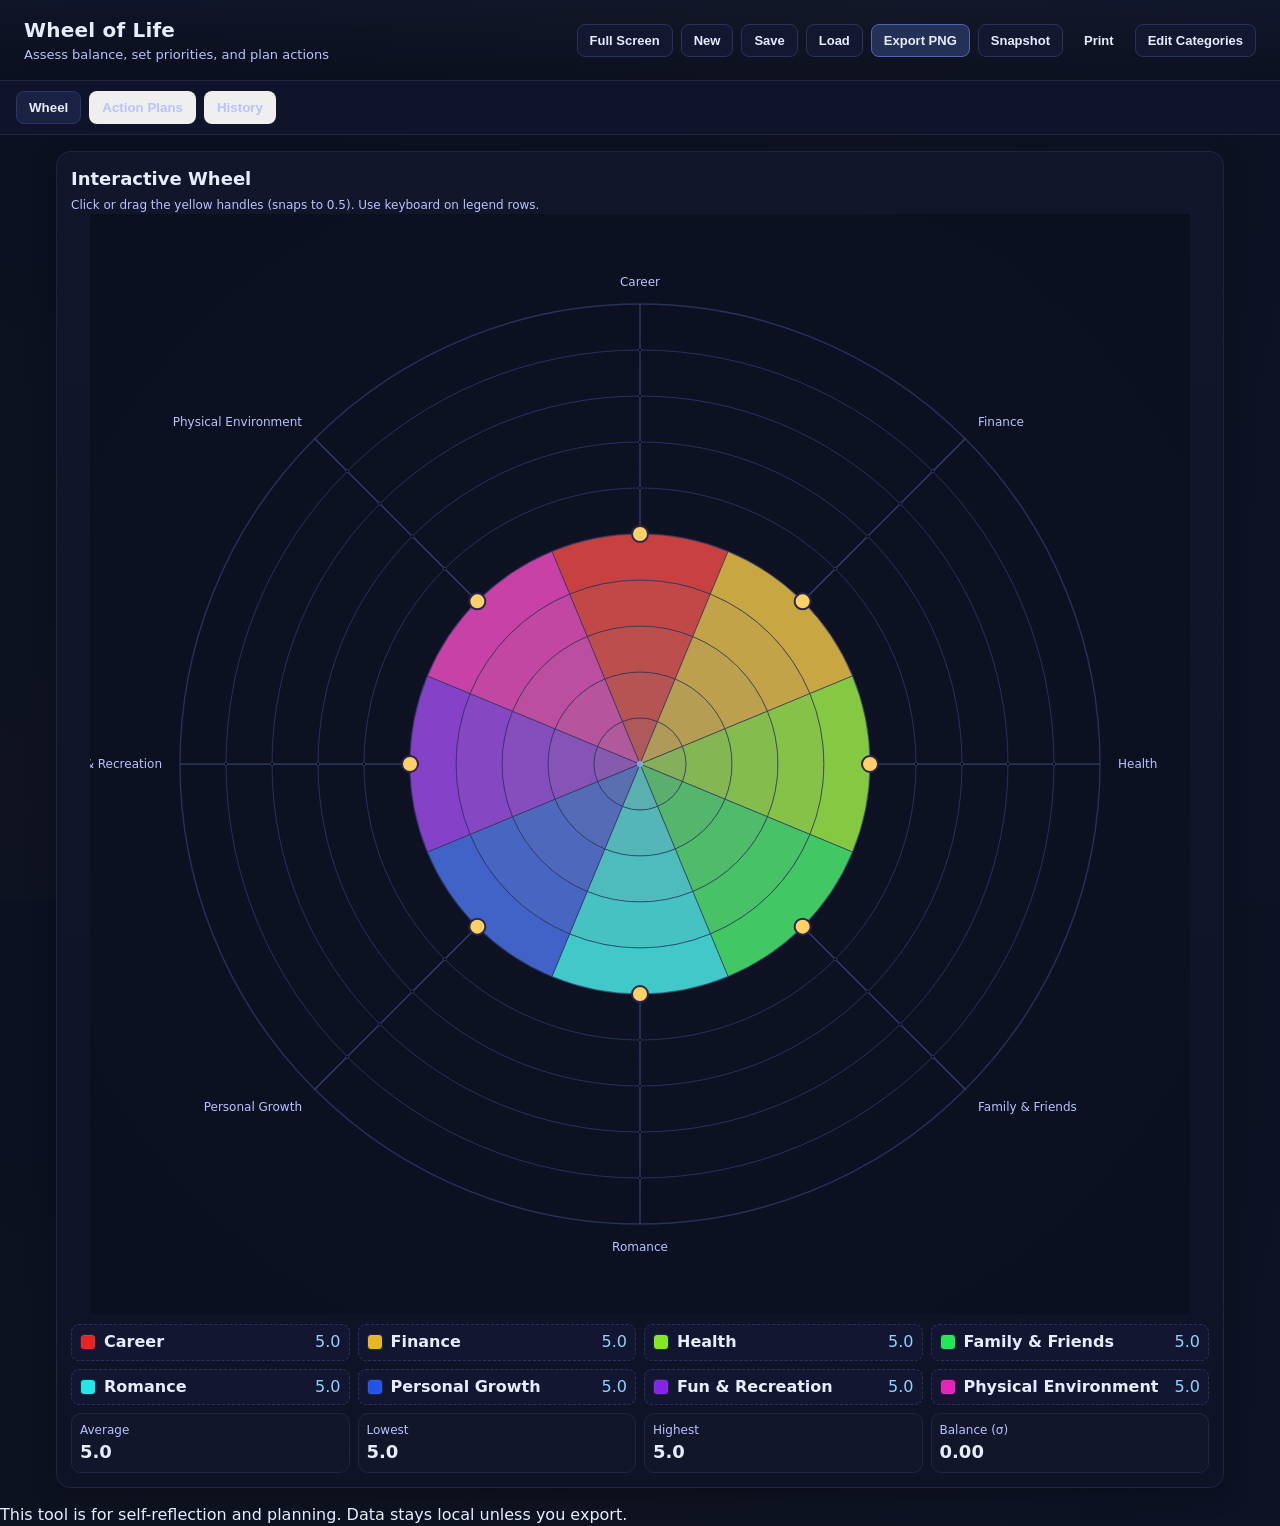
<file: previous_monoliths/index (v0.98)-bug.html>
<!DOCTYPE html>
<html lang="en">
<head>
  <meta charset="utf-8" />
  <title>Wheel of Life — Interactive Workshop App</title>
  <meta name="viewport" content="width=device-width, initial-scale=1" />
  <style>
    :root{
      --bg: #0f1320;
      --surface: #161a2b;
      --text: #e8ecff;
      --muted: #b9c2ff;
      --accent: #6ea8fe;
      --accent-2:#8fd3ff;
      --ring: #29305a;
      --handle: #ffd166;
      --panel: #0e1330;
      --border: #202642;
      --band-stroke: #2a325b;
      --swatch-border: #1c2244;
      --focus: #9fd7ff;
      --danger: #ef5350;
      --input-bg: #0c1130;
      --input-border: #2a325b;
      --input-border-focus: #4b5cc2;
      --input-placeholder: #8aa0d6;
      --gridline: #2b335e;
      --line: #8fd3ff;
      --ma-line: #ffd166;
      --zone-fill: rgba(76, 175, 80, 0.12);
      --zone-stroke: #4caf50;
      --isolines: #d1b3ff;
      --tooltip-bg: #0d142a;
      --tooltip-border: #2a325b;
    }
    * { box-sizing: border-box; }
    html, body { height: 100%; }
    body {
      margin: 0;
      background: radial-gradient(1200px circle at 10% 10%, #0b1020 0%, #0f1320 60%, #0d1224 100%);
      color: var(--text);
      font-family: system-ui, -apple-system, Segoe UI, Roboto, Helvetica, Arial, "Apple Color Emoji","Segoe UI Emoji";
      line-height: 1.4;
    }

    header {
      padding: 16px 24px;
      display: flex; gap: 12px; align-items: center; justify-content: space-between;
      border-bottom: 1px solid #202642;
      background: linear-gradient(180deg, rgba(35,44,78,0.2), rgba(10,12,22,0.2));
      position: sticky; top:0; z-index: 20;
    }
    header h1 { margin:0; font-size: 20px; letter-spacing: 0.2px; }
    .sub { color: var(--muted); font-size: 13px; margin-top: 2px; }
    .toolbar { display: flex; gap: 8px; flex-wrap: wrap; }
    .btn { padding: 8px 12px; border-radius: 8px; border: 1px solid #2a325b; background: #131830; color: var(--text); cursor: pointer; font-weight: 600; font-size: 13px; }
    .btn:hover { border-color: #3c4575; background: #161c37; }
    .btn.primary { background: #243157; border-color: #5066b4; }
    .btn.primary:hover { background: #283766; }
    .btn.ghost { background: transparent; border-color: transparent; }
    .btn.danger { background: #3b1d24; border-color: #69323f; color: #ffd8de; }

    /* Tabs */
    .tabs { display: flex; gap: 8px; padding: 10px 16px; border-bottom: 1px solid #202642; background: #0f142a; position: sticky; top:58px; z-index: 15; }
    .tab { padding: 8px 12px; border-radius: 8px; border: 1px solid transparent; cursor: pointer; font-weight: 700; color: var(--muted); }
    .tab.active { color: var(--text); background: #1a2143; border-color: #2a3570; }

    main { padding: 16px; max-width: 1200px; margin: 0 auto; }

    .card { background: linear-gradient(180deg, #12162b, #0e1327); border: 1px solid #1f2443; border-radius: 14px; padding: 14px; box-shadow: 0 6px 24px rgba(0,0,0,0.25); }
    .card h2 { margin: 0 0 6px; font-size: 18px; }
    .small { font-size: 12px; color: var(--muted); }

    /* Wheel */
    .wheel-wrap { position: relative; min-height: 640px; display: grid; place-items: center; }
    #wheel { width: 100%; max-width: 1100px; height: auto; aspect-ratio: 1 / 1; }

    /* Legend */
    .legend { display: grid; grid-template-columns: repeat(auto-fit, minmax(260px,1fr)); gap: 8px; margin-top: 10px; }
    .legend .row { display: grid; grid-template-columns: auto 1fr auto; gap: 8px; align-items: center; padding: 6px 8px; border: 1px dashed #2a325b; border-radius: 8px; background: #121631; }
    .swatch { width: 16px; height: 16px; border-radius: 4px; border: 1px solid var(--swatch-border); box-shadow: inset 0 0 0 1px rgba(255,255,255,0.05); }
    .legend .name { font-weight: 600; }
    .legend .val { font-variant-numeric: tabular-nums; color: var(--accent-2); }

    .statline { display: grid; grid-template-columns: repeat(4,1fr); gap: 8px; margin-top: 8px; }
    .stat { border: 1px solid var(--border); border-radius: 10px; padding: 8px; background: #12162b; }
    .stat .label { font-size: 12px; color: var(--muted); }
    .stat .value { font-weight: 800; font-size: 18px; }

    /* Action Plans */
    .plans-panel { display: grid; gap: 16px; }
    .plan-row { border: 1px solid var(--border); border-radius: 10px; padding: 12px; background: var(--panel); }
    .plan-head { display:flex; justify-content: space-between; align-items:center; gap: 8px; }
    .plan-title { font-weight: 800; }
    .plan-score { font-variant-numeric: tabular-nums; color: var(--accent-2); font-weight: 700; }

    .steps-header { margin-top: 8px; color: var(--muted); font-size: 12px; }
    .steps-grid { display: grid; grid-template-columns: repeat(5, minmax(0,1fr)); gap: 8px; margin-top: 6px; }
    @media (max-width: 750px) { .steps-grid { grid-template-columns: repeat(2, minmax(0,1fr)); } }
    .step-wrap { display: grid; gap: 6px; }
    .step-label { font-size: 11px; color: var(--muted); }
    input.step { width: 100%; padding: 8px; border-radius: 8px; border: 1px solid var(--input-border); background: var(--input-bg); color: var(--text); font-size: 13px; }
    input.step::placeholder { color: var(--input-placeholder); }
    input.step:focus { outline: none; border-color: var(--input-border-focus); box-shadow: 0 0 0 3px rgba(143, 211, 255, 0.2); }
    input.step[disabled] { opacity: 0.45; cursor: not-allowed; }

    /* History */
    .history-toolbar { display:flex; gap:8px; margin-bottom:8px; flex-wrap:wrap; }
    .history-grid { display: grid; grid-template-columns: 1fr; gap: 16px; }
    .chart-card { border: 1px solid var(--border); border-radius: 10px; padding: 12px; background: var(--panel); }
    .chart-title { font-weight: 700; margin-bottom: 8px; }
    .chart-controls { display:flex; gap:8px; flex-wrap:wrap; margin-bottom:8px; align-items:center; }
    .form-field { display:flex; gap:6px; align-items:center; }
    .form-field label { font-size: 12px; color: var(--muted); }
    select, input[type="number"] { padding: 6px 8px; border-radius: 8px; border: 1px solid var(--input-border); background: var(--input-bg); color: var(--text); }
    input[type="checkbox"] { transform: scale(1.1); }
    .category-charts { display: grid; grid-template-columns: repeat(2,minmax(0,1fr)); gap: 12px; }
    @media (max-width: 900px) { .category-charts { grid-template-columns: 1fr; } }

    .history-table { width: 100%; border-collapse: collapse; }
    .history-table th, .history-table td { border: 1px solid #28305a; padding: 8px; font-size: 13px; }
    .history-table th { background: #0f142a; color: var(--muted); text-align: left; }
    .history-table tr:nth-child(even) td { background: #101535; }

    /* SVG chart styles */
    .chart-svg { width: 100%; height: auto; aspect-ratio: 16 / 9; }
    .gridline { stroke: var(--gridline); stroke-width: 1; }
    .axis-line { stroke: var(--muted); stroke-width: 1.2; }
    .series-line { fill: none; stroke: var(--line); stroke-width: 2.2; }
    .ma-line { fill: none; stroke: var(--ma-line); stroke-width: 2; stroke-dasharray: 5,3; }
    .dot { fill: var(--line); }

    /* Wheel SVG */
    .ring { stroke: var(--ring); fill: none; }
    .axis { stroke: #34406f; stroke-width: 1.25; }
    .tick { stroke: #2f3967; stroke-width: 0.9; }
    .cat-label { font-size: 12px; fill: var(--muted); }
    .handle { fill: var(--handle); stroke: #2d244f; stroke-width: 2; cursor: pointer; }
    .overlay { fill: transparent; cursor: crosshair; }
    .center-dot { fill: #8fd3ff; opacity: 0.7; }
    .band { stroke: var(--band-stroke); stroke-width: 0.6; stroke-linejoin: round; }

    .page { display: none; }
    .page.active { display: block; }

    .sr-live { position: absolute; left: -9999px; width: 1px; height: 1px; overflow: hidden; }

    /* Modal styling */
    .modal-overlay {
      position: fixed; inset: 0;
      display: none; /* hidden by default; shown via JS on open */
      place-items: center;
      background: rgba(6, 8, 16, 0.6);
      z-index: 100;
    }
    .modal {
      width: min(800px, 92vw);
      background: linear-gradient(180deg, #12162b, #0e1327);
      border: 1px solid #1f2443;
      border-radius: 14px;
      box-shadow: 0 12px 40px rgba(0,0,0,0.5);
    }
    .modal header, .modal .footer {
      display: flex; justify-content: space-between; align-items: center;
      gap: 8px; padding: 12px 14px;
    }
    .modal header { border-bottom: 1px solid #1f2443; }
    .modal .footer { border-top: 1px solid #1f2443; }
    .modal .content { padding: 12px 14px; }
    .edit-list { display: grid; gap: 8px; }
    .edit-row {
      display: grid; grid-template-columns: auto 1fr auto;
      gap: 8px; align-items: center;
      padding: 8px; background: #121631; border: 1px dashed #2a325b; border-radius: 8px;
    }
    .edit-row input[type="text"] {
      padding: 8px; border-radius: 8px; border: 1px solid var(--input-border);
      background: var(--input-bg); color: var(--text);
    }
  </style>
</head>
<body>
  <header>
    <div>
      <h1>Wheel of Life</h1>
      <div class="sub">Assess balance, set priorities, and plan actions</div>
    </div>
    <div class="toolbar">
      <button class="btn" id="btnFullscreen">Full Screen</button>
      <button class="btn" id="btnNew">New</button>
      <button class="btn" id="btnSave">Save</button>
      <button class="btn" id="btnLoad">Load</button>
      <button class="btn primary" id="btnExport">Export PNG</button>
      <button class="btn" id="btnSnapshot">Snapshot</button>
      <button class="btn ghost" id="btnPrint">Print</button>
      <button class="btn" id="btnEditCats">Edit Categories</button>
      <input type="file" id="fileInput" accept=".json,.txt" style="display:none" />
      <input type="file" id="snapFileInput" accept=".json,.txt" style="display:none" />
    </div>
  </header>

  <!-- Tabs -->
  <div class="tabs">
    <button class="tab active" data-tab="wheel">Wheel</button>
    <button class="tab" data-tab="actions">Action Plans</button>
    <button class="tab" data-tab="history">History</button>
  </div>

  <main>
    <!-- WHEEL -->
    <section id="page-wheel" class="page active">
      <section class="card">
        <h2>Interactive Wheel</h2>
        <div class="small">Click or drag the yellow handles (snaps to 0.5). Use keyboard on legend rows.</div>

        <div class="wheel-wrap">
          <svg id="wheel" viewBox="0 0 1100 1100" role="img" aria-label="Wheel of Life chart" xmlns="http://www.w3.org/2000/svg">
            <defs>
              <radialGradient id="bgGrad" cx="50%" cy="50%" r="60%">
                <stop offset="0%" stop-color="#0f1324"></stop>
                <stop offset="100%" stop-color="#0b1020"></stop>
              </radialGradient>
            </defs>
            <rect x="0" y="0" width="1100" height="1100" fill="url(#bgGrad)"></rect>

            <g id="rings"></g>
            <g id="axes"></g>
            <g id="ticks"></g>
            <g id="bands"></g>
            <g id="labels"></g>

            <!-- Overlay BEFORE handles (so handles remain draggable) -->
            <rect class="overlay" x="0" y="0" width="1100" height="1100"></rect>

            <g id="handles"></g>
            <circle class="center-dot" cx="550" cy="550" r="3"></circle>
          </svg>
          <div id="liveRegion" class="sr-live" aria-live="polite" aria-atomic="true"></div>
        </div>

        <div id="legend" class="legend" aria-label="Category legend and current scores"></div>

        <div class="statline">
          <div class="stat"><div class="label">Average</div><div class="value" id="avgVal">5.0</div></div>
          <div class="stat"><div class="label">Lowest</div><div class="value" id="minVal">5.0</div></div>
          <div class="stat"><div class="label">Highest</div><div class="value" id="maxVal">5.0</div></div>
          <div class="stat"><div class="label">Balance (σ)</div><div class="value" id="stdVal">0.00</div></div>
        </div>
      </section>
    </section>

    <!-- ACTION PLANS -->
    <section id="page-actions" class="page">
      <section class="card">
        <h2>Action Plans</h2>
        <div class="small">Plan one step for every point missing from a full 10.</div>
        <div id="plansPanel" class="plans-panel"></div>
      </section>
    </section>

    <!-- HISTORY -->
    <section id="page-history" class="page">
      <section class="card">
        <h2>History (Time Series)</h2>
        <div class="small">Snapshots are stored locally. Export/import for portability.</div>

        <div class="history-toolbar">
          <button class="btn" id="btnExportSnaps">Export Snapshots (JSON)</button>
          <button class="btn" id="btnImportSnaps">Import Snapshots</button>
          <button class="btn danger" id="btnClearSnaps">Clear All Snapshots</button>
        </div>

        <div class="chart-card">
          <div class="chart-title">Controls</div>
          <div class="chart-controls">
            <div class="form-field">
              <label for="baselineSelect">Baseline:</label>
              <select id="baselineSelect"></select>
            </div>
            <div class="form-field">
              <label for="maToggle">Moving Avg:</label>
              <input type="checkbox" id="maToggle" checked />
            </div>
            <div class="form-field">
              <label for="maWindow">MA Window:</label>
              <input type="number" id="maWindow" min="2" max="10" value="3" />
            </div>
            <div class="form-field">
              <label for="targetAvg">Desired Avg ≥</label>
              <input type="number" id="targetAvg" min="0" max="10" step="0.5" value="7" />
            </div>
            <div class="form-field">
              <label for="targetSigma">Desired σ ≤</label>
              <input type="number" id="targetSigma" min="0" max="5" step="0.1" value="1.5" />
            </div>
            <div class="form-field">
              <label for="isoToggle">Show BAA iso-lines</label>
              <input type="checkbox" id="isoToggle" checked />
            </div>
          </div>
        </div>

        <div class="history-grid">
          <!-- Snapshots table card -->
          <div class="chart-card">
            <div class="chart-title">Snapshots</div>
            <table class="history-table" id="historyTable" aria-label="Snapshot list">
              <thead>
                <tr>
                  <th>Date</th>
                  <th>Average</th>
                  <th>σ</th>
                  <th>Categories</th>
                  <th>Actions</th>
                </tr>
              </thead>
              <tbody></tbody>
            </table>
          </div>

          <!-- Combined time series -->
          <div class="chart-card">
            <div class="chart-title">Combined Time Series (Categories + σ)</div>
            <div id="combinedChart" class="chart-svg" role="img" aria-label="Categories and balance sigma over time" tabindex="0"></div>
          </div>

          <div class="chart-card">
            <div class="chart-title">Average vs. Balance (σ)</div>
            <div id="avgSigmaChart" class="chart-svg" role="img" aria-label="Average vs sigma" tabindex="0"></div>
          </div>

          <div class="chart-card">
            <div class="chart-title">Delta vs Baseline (latest snapshot)</div>
            <table class="history-table" id="deltaTable" aria-label="Delta vs baseline">
              <thead>
                <tr>
                  <th>Category</th>
                  <th>Baseline</th>
                  <th>Latest</th>
                  <th>Δ (Latest − Baseline)</th>
                </tr>
              </thead>
              <tbody></tbody>
              <tfoot>
                <tr><th>Overall Avg</th><td id="deltaAvgBase">–</td><td id="deltaAvgLatest">–</td><td id="deltaAvgDiff">–</td></tr>
                <tr><th>Overall σ</th><td id="deltaSigmaBase">–</td><td id="deltaSigmaLatest">–</td><td id="deltaSigmaDiff">–</td></tr>
                <tr><th>Balance‑Adjusted Avg (BAA)</th><td id="deltaBAABase">–</td><td id="deltaBAALatest">–</td><td id="deltaBAADiff">–</td></tr>
                <tr><th>Relative Imbalance Index (RII)</th><td id="deltaRIIBase">–</td><td id="deltaRIILatest">–</td><td id="deltaRIIDiff">–</td></tr>
              </tfoot>
            </table>
          </div>
        </div>
      </section>
    </section>
  </main>

  <div class="footer-note">This tool is for self-reflection and planning. Data stays local unless you export.</div>

  <!-- Modal -->
  <div id="modalOverlay" class="modal-overlay" aria-hidden="true">
    <div class="modal" role="dialog" aria-modal="true" aria-labelledby="modalTitle">
      <header><h3 id="modalTitle">Edit Categories</h3><button class="btn" id="btnCloseModal">Close</button></header>
      <div class="content">
        <div class="small">Rename, reorder, add/remove. Changes update the wheel.</div>
        <div id="editList" class="edit-list"></div>
      </div>
      <div class="footer">
        <button class="btn" id="btnAddCategory">Add Category</button>
        <button class="btn danger" id="btnResetCategories">Reset to Defaults</button>
      </div>
    </div>
  </div>

  <script>
    /* ---------- CONFIG ---------- */
    const MAX_VALUE = 10;
    const SIZE = 1100;
    const CX = SIZE / 2;
    const CY = SIZE / 2;
    const MARGIN = 60;
    const RADIUS = (SIZE / 2) - MARGIN - 30;
    const BAND_THICKNESS = RADIUS / MAX_VALUE;

    const STEP_FINE = 0.5;
    const STEP_COARSE = 1.0;

    const STATE_KEY = 'wheelOfLifeState.v8';
    const SNAPSHOTS_KEY = 'wheelOfLifeSnapshots.v1';

    /* Disable mode for action steps: 'floor' | 'round' | 'ceil' */
    const DISABLE_MODE = 'ceil';

    /* Saturation curve for bands */
    const SAT_MIN = 30, SAT_MAX = 80, LIGHTNESS = 52;

    const DEFAULT_CATEGORIES = [
      "Career","Finance","Health","Family & Friends","Romance","Personal Growth","Fun & Recreation","Physical Environment"
    ];

    /* ---------- STATE ---------- */
    let categories = [...DEFAULT_CATEGORIES];
    let values = new Array(categories.length).fill(5);
    let notes = new Array(categories.length).fill('');
    let steps = new Array(categories.length).fill(null).map(()=> new Array(10).fill(''));
    let draggingIndex = null, pointerId = null;
    let snapshots = [];

    /* ---------- UTILS ---------- */
    function angleForIndex(i, count=categories.length){ const step=(2*Math.PI)/count; return -Math.PI/2 + (i*step); }
    function stepAngle(count=categories.length){ return (2*Math.PI)/count; }
    function pointOnCircle(theta, r){ return { x: CX + r*Math.cos(theta), y: CY + r*Math.sin(theta) }; }
    function clamp(v,min,max){ return Math.max(min, Math.min(max, v)); }
    function roundTo(v, step=STEP_FINE){ return Math.round(v/step)*step; }
    function valueToRadius(v){ return (v / MAX_VALUE) * RADIUS; }
    function radiusToValue(r){ return clamp(roundTo((r / RADIUS) * MAX_VALUE, STEP_FINE), 0, MAX_VALUE); }
    function fmtDate(ts){ return new Date(ts).toLocaleString(); }
    function arrayAvg(arr){ return arr.reduce((a,b)=>a+b,0)/arr.length; }
    function arrayStd(arr){ const avg=arrayAvg(arr); return Math.sqrt(arr.reduce((s,v)=>s+Math.pow(v-avg,2),0)/arr.length); }
    function disabledCountForValue(v){
      if (DISABLE_MODE==='ceil') return Math.min(MAX_VALUE, Math.ceil(v));
      if (DISABLE_MODE==='round') return Math.min(MAX_VALUE, Math.round(v));
      return Math.min(MAX_VALUE, Math.floor(v));
    }
    function hslToHex(h, s, l){
      s/=100; l/=100;
      const c=(1-Math.abs(2*l-1))*s, x=c*(1-Math.abs((h/60)%2-1)), m=l-c/2;
      let r=0,g=0,b=0;
      if(h<60){ r=c; g=x; } else if(h<120){ r=x; g=c; }
      else if(h<180){ g=c; b=x; } else if(h<240){ g=x; b=c; }
      else if(h<300){ r=x; b=c; } else { r=c; b=x; }
      r=Math.round((r+m)*255); g=Math.round((g+m)*255); b=Math.round((b+m)*255);
      const toHex=v=>v.toString(16).padStart(2,'0');
      return `#${toHex(r)}${toHex(g)}${toHex(b)}`;
    }
    function buildPalette(count=categories.length){ return Array.from({length:count},(_,i)=> (i*360)/count ); }
    let paletteHues = buildPalette();

    /* Save/load current */
    function saveLocal(){
      const payload = { categories, values, notes, steps, ts: Date.now() };
      try{ localStorage.setItem(STATE_KEY, JSON.stringify(payload)); }catch(e){}
    }
    function loadLocal(){
      try{
        const raw=localStorage.getItem(STATE_KEY); if(!raw) return false;
        const obj=JSON.parse(raw);
        if(!obj || !obj.categories || !obj.values) return false;
        categories = obj.categories;
        values = obj.values.map(v=> roundTo(v, STEP_FINE));
        notes = obj.notes || new Array(categories.length).fill('');
        steps = obj.steps && Array.isArray(obj.steps) ? obj.steps.map(arr=> (Array.isArray(arr)? arr.slice(0,10).concat(new Array(Math.max(0,10-(arr.length||0))).fill('')) : new Array(10).fill(''))) : new Array(categories.length).fill(null).map(()=> new Array(10).fill(''));
        ensureArrayLengths();
        return true;
      }catch(e){ return false; }
    }
    function ensureArrayLengths(){
      if(values.length!==categories.length) values=new Array(categories.length).fill(5);
      if(notes.length!==categories.length) notes=new Array(categories.length).fill('');
      if(steps.length!==categories.length) steps=new Array(categories.length).fill(null).map(()=> new Array(10).fill(''));
    }

    /* Snapshots */
    function saveSnapshots(){ try{ localStorage.setItem(SNAPSHOTS_KEY, JSON.stringify({snaps:snapshots})); }catch(e){} }
    function loadSnapshots(){
      try{
        const raw=localStorage.getItem(SNAPSHOTS_KEY); if(!raw) return false;
        const obj=JSON.parse(raw); if(!obj || !obj.snaps) return false;
        snapshots=obj.snaps; return true;
      }catch(e){ return false; }
    }

    /* ---------- SVG refs ---------- */
    const svgEl=document.getElementById('wheel'),
          ringsG=document.getElementById('rings'),
          axesG=document.getElementById('axes'),
          ticksG=document.getElementById('ticks'),
          bandsG=document.getElementById('bands'),
          labelsG=document.getElementById('labels'),
          handlesG=document.getElementById('handles'),
          overlayEl=document.querySelector('.overlay'),
          legendEl=document.getElementById('legend'),
          liveRegion=document.getElementById('liveRegion');

    /* ---------- Wheel drawing ---------- */
    function drawBase(){
      ringsG.innerHTML=''; axesG.innerHTML=''; ticksG.innerHTML=''; labelsG.innerHTML=''; handlesG.innerHTML=''; bandsG.innerHTML='';
      paletteHues = buildPalette(categories.length);

      // Rings per unit (robust major line detection)
      for(let r=BAND_THICKNESS; r<=RADIUS+0.001; r+=BAND_THICKNESS){
        const c=document.createElementNS('http://www.w3.org/2000/svg','circle');
        c.setAttribute('cx',CX); c.setAttribute('cy',CY); c.setAttribute('r',r.toFixed(2));
        const level = r / BAND_THICKNESS;
        const isMajor = Math.abs(level % 5) < 0.01;
        c.setAttribute('class','ring'); c.setAttribute('stroke-width', isMajor ? '1.4' : '1.0');
        ringsG.appendChild(c);
      }
      // Axes, ticks, labels, handles
      const count=categories.length, step=stepAngle(count);
      for(let i=0;i<count;i++){
        const theta=angleForIndex(i,count), end=pointOnCircle(theta,RADIUS);
        const axis=document.createElementNS('http://www.w3.org/2000/svg','line');
        axis.setAttribute('x1',CX); axis.setAttribute('y1',CY); axis.setAttribute('x2',end.x.toFixed(2)); axis.setAttribute('y2',end.y.toFixed(2)); axis.setAttribute('class','axis'); axesG.appendChild(axis);
        for(let v=1; v<MAX_VALUE; v++){
          const tPt=pointOnCircle(theta,v*BAND_THICKNESS);
          const tick=document.createElementNS('http://www.w3.org/2000/svg','circle');
          tick.setAttribute('cx',tPt.x.toFixed(2)); tick.setAttribute('cy',tPt.y.toFixed(2)); tick.setAttribute('r','1.6'); tick.setAttribute('class','tick'); ticksG.appendChild(tick);
        }
        const labelR=RADIUS+18, labelPt=pointOnCircle(theta,labelR);
        const lab=document.createElementNS('http://www.w3.org/2000/svg','text');
        lab.setAttribute('x',labelPt.x.toFixed(2)); lab.setAttribute('y',labelPt.y.toFixed(2)); lab.setAttribute('class','cat-label');
        lab.setAttribute('text-anchor',(Math.abs(Math.cos(theta))<0.3)?'middle':(Math.cos(theta)>0?'start':'end'));
        lab.setAttribute('dominant-baseline',(Math.sin(theta)>0.3)?'hanging':(Math.sin(theta)<-0.3?'baseline':'middle'));
        lab.textContent=categories[i]; labelsG.appendChild(lab);

        const hv=values[i], hp=pointOnCircle(theta,valueToRadius(hv));
        const handle=document.createElementNS('http://www.w3.org/2000/svg','circle');
        handle.setAttribute('cx',hp.x.toFixed(2)); handle.setAttribute('cy',hp.y.toFixed(2)); handle.setAttribute('r',8);
        handle.setAttribute('data-index',i); handle.setAttribute('class','handle'); handlesG.appendChild(handle);
      }

      buildBands(); updateBands(); updateLegend(); updateStats(); buildPlansPanel(); buildHistoryTable();
      buildA11yControls(); refreshHistoryControls(); drawHistoryCharts(); updateDeltaTable();
    }

    function buildBands(){
      const count=categories.length;
      for(let i=0;i<count;i++){
        const g=document.createElementNS('http://www.w3.org/2000/svg','g');
        g.setAttribute('class','category-bands'); g.setAttribute('data-index',i); bandsG.appendChild(g);
      }
    }

    // Full-ring path for 360° band (used when count===1)
    function fullRingPath(r0, r1){
      const a0 = -Math.PI/2; // start angle reference
      const pSo = pointOnCircle(a0, r1);
      const pMidO = pointOnCircle(a0 + Math.PI, r1);
      const pSi = pointOnCircle(a0, r0);
      const pMidI = pointOnCircle(a0 + Math.PI, r0);
      // Build outer two arcs (sweep=1), then inner two arcs in reverse (sweep=0)
      return [
        `M ${pSo.x.toFixed(2)} ${pSo.y.toFixed(2)}`,
        `A ${r1.toFixed(2)} ${r1.toFixed(2)} 0 1 1 ${pMidO.x.toFixed(2)} ${pMidO.y.toFixed(2)}`,
        `A ${r1.toFixed(2)} ${r1.toFixed(2)} 0 1 1 ${pSo.x.toFixed(2)} ${pSo.y.toFixed(2)}`,
        `L ${pSi.x.toFixed(2)} ${pSi.y.toFixed(2)}`,
        `A ${r0.toFixed(2)} ${r0.toFixed(2)} 0 1 0 ${pMidI.x.toFixed(2)} ${pMidI.y.toFixed(2)}`,
        `A ${r0.toFixed(2)} ${r0.toFixed(2)} 0 1 0 ${pSi.x.toFixed(2)} ${pSi.y.toFixed(2)}`,
        `Z`
      ].join(' ');
    }

    // Annular sector path with dynamic large-arc flag for correctness
    function annularSectorPath(r0,r1,start,end){
      const sweep = end - start;
      const LAF = (Math.abs(sweep) > Math.PI) ? 1 : 0; // large arc if > 180°
      const pSi=pointOnCircle(start,r0), pEi=pointOnCircle(end,r0), pEo=pointOnCircle(end,r1), pSo=pointOnCircle(start,r1);
      if(r0 < 0.0001){
        // sector from center
        return `M ${CX} ${CY} L ${pSo.x.toFixed(2)} ${pSo.y.toFixed(2)} A ${r1.toFixed(2)} ${r1.toFixed(2)} 0 ${LAF} 1 ${pEo.x.toFixed(2)} ${pEo.y.toFixed(2)} Z`;
      }
      // ring segment
      return `M ${pSo.x.toFixed(2)} ${pSo.y.toFixed(2)} A ${r1.toFixed(2)} ${r1.toFixed(2)} 0 ${LAF} 1 ${pEo.x.toFixed(2)} ${pEo.y.toFixed(2)} L ${pEi.x.toFixed(2)} ${pEi.y.toFixed(2)} A ${r0.toFixed(2)} ${r0.toFixed(2)} 0 ${LAF} 0 ${pSi.x.toFixed(2)} ${pSi.y.toFixed(2)} Z`;
    }

    function bandColor(hue, bandIndex){ const s=SAT_MIN + (bandIndex/MAX_VALUE)*(SAT_MAX-SAT_MIN); return hslToHex(hue, s, LIGHTNESS); }
    function updateBands(){
      const count=categories.length, step=stepAngle(count);
      for(let i=0;i<count;i++){
        const group=bandsG.querySelector(`.category-bands[data-index="${i}"]`); group.innerHTML='';
        const hue=paletteHues[i];
        const v=values[i], full=Math.floor(v), frac=v-full;

        if(count===1){
          // Render full 360° rings for the single category
          for(let j=0;j<full;j++){
            const r0=j*BAND_THICKNESS, r1=(j+1)*BAND_THICKNESS;
            const path=document.createElementNS('http://www.w3.org/2000/svg','path');
            path.setAttribute('class','band'); path.setAttribute('d', fullRingPath(r0,r1)); path.setAttribute('fill', bandColor(hue, j+1));
            group.appendChild(path);
          }
          if(frac>0){
            const r0=full*BAND_THICKNESS, r1=r0 + frac*BAND_THICKNESS;
            const path=document.createElementNS('http://www.w3.org/2000/svg','path');
            path.setAttribute('class','band'); path.setAttribute('d', fullRingPath(r0,r1)); path.setAttribute('fill', bandColor(hue, full+1));
            group.appendChild(path);
          }
          continue; // next category
        }

        // Normal annular sectors (count >= 2)
        const thetaCenter=angleForIndex(i,count), start=thetaCenter - step/2, end=thetaCenter + step/2;
        for(let j=0;j<full;j++){
          const r0=j*BAND_THICKNESS, r1=(j+1)*BAND_THICKNESS;
          const path=document.createElementNS('http://www.w3.org/2000/svg','path');
          path.setAttribute('class','band'); path.setAttribute('d', annularSectorPath(r0,r1,start,end)); path.setAttribute('fill', bandColor(hue, j+1));
          group.appendChild(path);
        }
        if(frac>0){
          const r0=full*BAND_THICKNESS, r1=r0 + frac*BAND_THICKNESS;
          const path=document.createElementNS('http://www.w3.org/2000/svg','path');
          path.setAttribute('class','band'); path.setAttribute('d', annularSectorPath(r0,r1,start,end)); path.setAttribute('fill', bandColor(hue, full+1));
          group.appendChild(path);
        }
      }
    }

    // Legend rendering via DocumentFragment (perf)
    function updateLegend(){
      legendEl.innerHTML='';
      const frag = document.createDocumentFragment();
      for(let i=0;i<categories.length;i++){
        const row=document.createElement('div'); row.className='row';
        const sw=document.createElement('div'); sw.className='swatch'; sw.style.background = bandColor(paletteHues[i], MAX_VALUE);
        const nm=document.createElement('div'); nm.className='name'; nm.textContent=categories[i];
        const val=document.createElement('div'); val.className='val'; val.textContent=values[i].toFixed(1);
        row.appendChild(sw); row.appendChild(nm); row.appendChild(val);
        frag.appendChild(row);
      }
      legendEl.appendChild(frag);
    }
    function updateStats(){
      const avg=arrayAvg(values), std=arrayStd(values);
      document.getElementById('avgVal').textContent=avg.toFixed(1);
      document.getElementById('minVal').textContent=Math.min(...values).toFixed(1);
      document.getElementById('maxVal').textContent=Math.max(...values).toFixed(1);
      document.getElementById('stdVal').textContent=std.toFixed(2);
    }

    /* ---------- Interaction ---------- */
    function nearestAxisIndex(theta){
      const count=categories.length; let best=0, bestDiff=Infinity;
      for(let i=0;i<count;i++){
        const a=angleForIndex(i,count); const diff=Math.abs(Math.atan2(Math.sin(theta-a), Math.cos(theta-a)));
        if(diff<bestDiff){ bestDiff=diff; best=i; }
      }
      return best;
    }
    function onOverlayPointerDown(e){
      overlayEl.setPointerCapture(e.pointerId); pointerId=e.pointerId;
      const pt=clientToSvg(e.clientX,e.clientY), dx=pt.x-CX, dy=pt.y-CY, theta=Math.atan2(dy,dx), r=Math.sqrt(dx*dx+dy*dy);
      const index=nearestAxisIndex(theta); const newVal=radiusToValue(clamp(r,0,RADIUS));
      setValue(index, newVal, {announce:true}); draggingIndex=index;
    }
    function onOverlayPointerMove(e){
      if(draggingIndex===null || e.pointerId!==pointerId) return;
      const pt=clientToSvg(e.clientX,e.clientY), dx=pt.x-CX, dy=pt.y-CY, r=Math.sqrt(dx*dx+dy*dy);
      setValue(draggingIndex, radiusToValue(clamp(r,0,RADIUS)));
    }
    function onOverlayPointerUp(e){ if(e.pointerId===pointerId){ overlayEl.releasePointerCapture(e.pointerId); draggingIndex=null; pointerId=null; saveLocal(); } }
    function onHandlePointerDown(e){ const idx=parseInt(e.target.getAttribute('data-index'),10); handlesG.setPointerCapture(e.pointerId); pointerId=e.pointerId; draggingIndex=idx; }
    function onHandlePointerMove(e){
      if(draggingIndex===null || e.pointerId!==pointerId) return;
      const pt=clientToSvg(e.clientX,e.clientY), dx=pt.x-CX, dy=pt.y-CY, r=Math.sqrt(dx*dx+dy*dy);
      setValue(draggingIndex, radiusToValue(clamp(r,0,RADIUS)));
    }
    function onHandlePointerUp(e){ if(e.pointerId===pointerId){ handlesG.releasePointerCapture(e.pointerId); draggingIndex=null; pointerId=null; saveLocal(); } }
    function clientToSvg(x,y){ const p=svgEl.createSVGPoint(); p.x=x; p.y=y; const m=svgEl.getScreenCTM(); return p.matrixTransform(m.inverse()); }

    function setValue(i, v, opts={}){
      const snapped=roundTo(v, STEP_FINE); values[i]=snapped;
      updateBands(); moveHandlesToValues(); updateLegend(); updateStats(); buildPlansPanel();
      drawHistoryCharts(); updateDeltaTable();
      if(opts.announce) announce(`${categories[i]} set to ${values[i].toFixed(1)} of 10.`);
    }
    function moveHandlesToValues(){
      const count=categories.length, handles=handlesG.querySelectorAll('.handle');
      handles.forEach((h,i)=>{ const th=angleForIndex(i,count); const p=pointOnCircle(th, valueToRadius(values[i])); h.setAttribute('cx',p.x.toFixed(2)); h.setAttribute('cy',p.y.toFixed(2)); });
    }
    function buildA11yControls(){
      legendEl.querySelectorAll('.row').forEach((row,i)=>{
        row.setAttribute('tabindex','0'); row.setAttribute('role','slider'); row.setAttribute('aria-valuemin','0'); row.setAttribute('aria-valuemax','10');
        row.setAttribute('aria-valuenow', values[i].toFixed(1)); row.setAttribute('aria-label', `${categories[i]} score`);
        row.setAttribute('aria-orientation','horizontal');
        row.setAttribute('aria-valuetext', `${values[i].toFixed(1)} of 10`);
        row.addEventListener('keydown',(e)=>{
          if(e.key==='ArrowRight'||e.key==='ArrowUp'){ setValue(i, clamp(roundTo(values[i]+STEP_FINE,STEP_FINE),0,MAX_VALUE), {announce:true}); row.setAttribute('aria-valuenow', values[i].toFixed(1)); row.setAttribute('aria-valuetext', `${values[i].toFixed(1)} of 10`); e.preventDefault(); }
          else if(e.key==='ArrowLeft'||e.key==='ArrowDown'){ setValue(i, clamp(roundTo(values[i]-STEP_FINE,STEP_FINE),0,MAX_VALUE), {announce:true}); row.setAttribute('aria-valuenow', values[i].toFixed(1)); row.setAttribute('aria-valuetext', `${values[i].toFixed(1)} of 10`); e.preventDefault(); }
          else if(e.key==='PageUp'){ setValue(i, clamp(roundTo(values[i]+STEP_COARSE,STEP_FINE),0,MAX_VALUE), {announce:true}); row.setAttribute('aria-valuenow', values[i].toFixed(1)); row.setAttribute('aria-valuetext', `${values[i].toFixed(1)} of 10`); e.preventDefault(); }
          else if(e.key==='PageDown'){ setValue(i, clamp(roundTo(values[i]-STEP_COARSE,STEP_FINE),0,MAX_VALUE), {announce:true}); row.setAttribute('aria-valuenow', values[i].toFixed(1)); row.setAttribute('aria-valuetext', `${values[i].toFixed(1)} of 10`); e.preventDefault(); }
          else if(e.key==='Home'){ setValue(i, 0, {announce:true}); row.setAttribute('aria-valuenow', values[i].toFixed(1)); row.setAttribute('aria-valuetext', `${values[i].toFixed(1)} of 10`); e.preventDefault(); }
          else if(e.key==='End'){ setValue(i, 10, {announce:true}); row.setAttribute('aria-valuenow', values[i].toFixed(1)); row.setAttribute('aria-valuetext', `${values[i].toFixed(1)} of 10`); e.preventDefault(); }
        });
      });
    }
    function announce(msg){ liveRegion.textContent=msg; }

    /* ---------- Action Plans ---------- */
    function buildPlansPanel(){
      const panel=document.getElementById('plansPanel'); if(!panel) return;
      panel.innerHTML='';
      for(let i=0;i<categories.length;i++){
        const row=document.createElement('div'); row.className='plan-row';
        const head=document.createElement('div'); head.className='plan-head';
        const title=document.createElement('div'); title.className='plan-title'; title.textContent=categories[i];
        const score=document.createElement('div'); score.className='plan-score'; score.textContent=values[i].toFixed(1);
        head.appendChild(title); head.appendChild(score);

        const disabledCount=disabledCountForValue(values[i]), enabledCount=MAX_VALUE-disabledCount;
        const stepsHeader=document.createElement('div'); stepsHeader.className='steps-header';
        stepsHeader.textContent=`Steps to write: ${enabledCount} (current score disables ${disabledCount} of 10)`;

        const grid=document.createElement('div'); grid.className='steps-grid';
        if(!Array.isArray(steps[i]) || steps[i].length!==MAX_VALUE){ steps[i]=new Array(MAX_VALUE).fill(''); }
        for(let j=0;j<MAX_VALUE;j++){
          const wrap=document.createElement('div'); wrap.className='step-wrap';
          const label=document.createElement('div'); label.className='step-label'; label.textContent=`Step ${j+1}`;
          const input=document.createElement('input'); input.type='text'; input.className='step'; input.placeholder=`Plan for level ${j+1}`; input.value=steps[i][j]||'';
          const isDisabled = j < disabledCount; if(isDisabled) input.setAttribute('disabled','true'); else input.removeAttribute('disabled');
          input.addEventListener('input',()=>{ steps[i][j]=input.value; saveLocal(); });
          wrap.appendChild(label); wrap.appendChild(input); grid.appendChild(wrap);
        }

        row.appendChild(head); row.appendChild(stepsHeader); row.appendChild(grid); panel.appendChild(row);
      }
    }

    /* ---------- Snapshots ---------- */
    function takeSnapshot(){
      const snap={ ts:Date.now(), categories:[...categories], values: values.map(v=> roundTo(v, STEP_FINE)) };
      snapshots.push(snap); saveSnapshots(); buildHistoryTable(); refreshHistoryControls(); drawHistoryCharts(); updateDeltaTable(); announce('Snapshot saved.');
    }
    function buildHistoryTable(){
      const tbody=document.querySelector('#historyTable tbody'); if(!tbody) return;
      tbody.innerHTML='';
      snapshots.slice().sort((a,b)=>a.ts-b.ts).forEach(snap=>{
        const tr=document.createElement('tr');
        const tdDate=document.createElement('td'); tdDate.textContent=fmtDate(snap.ts);
        const avg=arrayAvg(snap.values), std=arrayStd(snap.values);
        const tdAvg=document.createElement('td'); tdAvg.textContent=avg.toFixed(1);
        const tdStd=document.createElement('td'); tdStd.textContent=std.toFixed(2);
        const tdCats=document.createElement('td'); tdCats.textContent=`${snap.categories.length} categories`;
        const tdAct=document.createElement('td'); const del=document.createElement('button'); del.className='btn danger'; del.textContent='Delete';
        del.addEventListener('click',()=>{ const i=snapshots.findIndex(s=>s.ts===snap.ts); if(i>-1){ snapshots.splice(i,1); saveSnapshots(); buildHistoryTable(); refreshHistoryControls(); drawHistoryCharts(); updateDeltaTable(); } });
        tdAct.appendChild(del);
        tr.appendChild(tdDate); tr.appendChild(tdAvg); tr.appendChild(tdStd); tr.appendChild(tdCats); tr.appendChild(tdAct);
        tbody.appendChild(tr);
      });
    }

    function exportSnapshots(){
      const blob=new Blob([JSON.stringify({snapshots},null,2)],{type:'application/json'});
      const a=document.createElement('a'); a.href=URL.createObjectURL(blob); a.download='wheel-of-life-snapshots.json'; document.body.appendChild(a); a.click(); a.remove();
      setTimeout(()=>URL.revokeObjectURL(a.href),1000);
    }
    function importSnapshots(file){
      const reader=new FileReader();
      reader.onload=()=>{
        try{
          const obj=JSON.parse(reader.result);
          if(!obj.snapshots||!Array.isArray(obj.snapshots)) throw new Error('Invalid snapshot file');
          snapshots=obj.snapshots.map(s=>({ ts:s.ts, categories:s.categories, values:s.values.map(v=> roundTo(v, STEP_FINE)) }));
          saveSnapshots(); buildHistoryTable(); refreshHistoryControls(); drawHistoryCharts(); updateDeltaTable();
        }catch(e){ alert('Could not import snapshots: '+e.message); }
      };
      reader.readAsText(file);
    }

    /* ---------- Export current wheel ---------- */
    function svgInlineStyle(){
      return `.ring{stroke:#29305a;fill:none}.axis{stroke:#34406f;stroke-width:1.25}.tick{stroke:#2f3967;stroke-width:.9}.cat-label{font-size:12px;fill:#b9c2ff;font-family:system-ui,-apple-system,Segoe UI,Roboto,Helvetica,Arial}.handle{fill:#ffd166;stroke:#2d244f;stroke-width:2}.center-dot{fill:#8fd3ff;opacity:.7}.overlay{fill:transparent}.band{stroke:#2a325b;stroke-width:.6;stroke-linejoin:round}`;
    }
    function exportPNG(){
      const clone=svgEl.cloneNode(true);
      const style=document.createElementNS('http://www.w3.org/2000/svg','style'); style.setAttribute('type','text/css'); style.textContent=svgInlineStyle();
      const defs=clone.querySelector('defs'); if(defs){ defs.parentNode.insertBefore(style, defs.nextSibling); } else { clone.insertBefore(style, clone.firstChild); }
      const serializer=new XMLSerializer(); let svgStr=serializer.serializeToString(clone);
      if(!svgStr.includes('xmlns="http://www.w3.org/2000/svg"')) svgStr=svgStr.replace('<svg','<svg xmlns="http://www.w3.org/2000/svg"');
      const url='data:image/svg+xml;charset=utf-8,'+encodeURIComponent(svgStr);
      const canvas=document.createElement('canvas'); canvas.width=SIZE; canvas.height=SIZE; const ctx=canvas.getContext('2d');
      const img=new Image(); img.onload=()=>{ ctx.clearRect(0,0,SIZE,SIZE); ctx.drawImage(img,0,0,SIZE,SIZE); const png=canvas.toDataURL('image/png'); const a=document.createElement('a'); a.href=png; const d=new Date().toISOString().slice(0,19).replace(/[:T]/g,'-'); a.download=`wheel-of-life-${d}.png`; document.body.appendChild(a); a.click(); a.remove(); };
      img.onerror=()=>alert('Export failed: browser blocked inline SVG rasterization.'); img.src=url;
    }

    /* ---------- Category modal ---------- */
    const modalOverlay=document.getElementById('modalOverlay');
    function openModal(){ modalOverlay.style.display='grid'; modalOverlay.setAttribute('aria-hidden','false'); buildEditList(); }
    function closeModal(){ modalOverlay.style.display='none'; modalOverlay.setAttribute('aria-hidden','true'); }
    document.getElementById('btnEditCats').addEventListener('click', openModal);
    document.getElementById('btnCloseModal').addEventListener('click', closeModal);
    modalOverlay.addEventListener('click',(e)=>{ if(e.target===modalOverlay) closeModal(); });

    // Centralized modal operations (fixes immediate update issues)
    function deleteCategoryAt(idx){
      if(idx<0 || idx>=categories.length) return;
      categories.splice(idx,1); values.splice(idx,1); notes.splice(idx,1); steps.splice(idx,1);
      ensureArrayLengths(); saveLocal(); drawBase(); buildEditList(); announce('Category deleted.');
    }
    function moveCategory(idx, dir){
      const newIdx = idx + dir;
      if(newIdx<0 || newIdx>=categories.length) return;
      swapCategory(idx, newIdx); // includes saveLocal + drawBase
      buildEditList();
    }
    function renameCategoryAt(idx, name){
      categories[idx] = name || `Category ${idx+1}`;
      saveLocal(); drawBase(); buildEditList();
    }

    function buildEditList(){
      const list=document.getElementById('editList'); list.innerHTML='';
      for(let i=0;i<categories.length;i++){
        const row=document.createElement('div'); row.className='edit-row'; row.dataset.index = i.toString();
        const drag=document.createElement('span'); drag.textContent='↕'; drag.title='Use ↑ ↓ buttons to reorder'; drag.style.opacity='0.6';
        const input=document.createElement('input'); input.type='text'; input.value=categories[i];
        input.addEventListener('change',()=>{ const idx = parseInt(row.dataset.index,10); renameCategoryAt(idx, input.value); });
        const controls=document.createElement('div'); controls.style.display='flex'; controls.style.gap='6px';
        const up=document.createElement('button'); up.className='btn'; up.textContent='↑'; up.addEventListener('click',()=>{ const idx = parseInt(row.dataset.index,10); moveCategory(idx, -1); });
        const down=document.createElement('button'); down.className='btn'; down.textContent='↓'; down.addEventListener('click',()=>{ const idx = parseInt(row.dataset.index,10); moveCategory(idx, +1); });
        const del=document.createElement('button'); del.className='btn danger'; del.textContent='Delete'; del.addEventListener('click',()=>{ const idx = parseInt(row.dataset.index,10); deleteCategoryAt(idx); });
        controls.appendChild(up); controls.appendChild(down); controls.appendChild(del);
        row.appendChild(drag); row.appendChild(input); row.appendChild(controls); list.appendChild(row);
      }
    }
    function swapCategory(a,b){
      [categories[a],categories[b]]=[categories[b],categories[a]];
      [values[a],values[b]]=[values[b],values[a]];
      [notes[a],notes[b]]=[notes[b],notes[a]];
      [steps[a],steps[b]]=[steps[b],steps[a]];
      saveLocal(); drawBase();
    }

    // Modal actions: Add Category & Reset to Defaults
    document.getElementById('btnAddCategory').addEventListener('click', () => {
      const nextIndex = categories.length;
      categories.push(`Category ${nextIndex + 1}`);
      values.push(5);
      notes.push('');
      steps.push(new Array(10).fill(''));
      saveLocal();
      drawBase();
      buildEditList();
    });
    document.getElementById('btnResetCategories').addEventListener('click', () => {
      if (!confirm('Reset categories to defaults? This will overwrite names and reset scores to 5.')) return;
      categories = [...DEFAULT_CATEGORIES];
      values = new Array(categories.length).fill(5);
      notes = new Array(categories.length).fill('');
      steps = new Array(categories.length).fill(null).map(() => new Array(10).fill(''));
      saveLocal();
      drawBase();
      buildEditList();
    });

    /* ---------- History charts ---------- */
    const combinedChartEl=document.getElementById('combinedChart'),
          avgSigmaChartEl=document.getElementById('avgSigmaChart'),
          baselineSelectEl=document.getElementById('baselineSelect'),
          maToggleEl=document.getElementById('maToggle'),
          maWindowEl=document.getElementById('maWindow'),
          targetAvgEl=document.getElementById('targetAvg'),
          targetSigmaEl=document.getElementById('targetSigma'),
          isoToggleEl=document.getElementById('isoToggle');

    function refreshHistoryControls(){
      baselineSelectEl.innerHTML='';
      const snaps=snapshots.slice().sort((a,b)=>a.ts-b.ts);
      if(snaps.length===0){
        const opt=document.createElement('option'); opt.value=''; opt.textContent='No snapshots'; baselineSelectEl.appendChild(opt); baselineSelectEl.disabled=true;
      } else {
        baselineSelectEl.disabled=false;
        snaps.forEach((s,idx)=>{ const opt=document.createElement('option'); opt.value=s.ts.toString(); opt.textContent=`${idx+1}. ${fmtDate(s.ts)}`; baselineSelectEl.appendChild(opt); });
        baselineSelectEl.value=snaps[0].ts.toString();
      }
    }

    function seriesMA(series, windowSize){
      const arr=series.map(p=>p.y); const ma=[];
      for(let i=0;i<arr.length;i++){
        let count=0,sum=0;
        for(let j=i-windowSize+1;j<=i;j++){ if(j>=0 && arr[j]!=null){ sum+=arr[j]; count++; } }
        ma.push(count>0 ? sum/count : null);
      }
      return series.map((p,i)=>({x:p.x,y:ma[i]}));
    }
    function pathFromSeries(series, xScale, yScale){
      let d='', pen=false;
      series.forEach(p=>{
        if(p.y==null){ pen=false; return; }
        const x=xScale(p.x), y=yScale(p.y);
        if(!pen){ d+=`M ${x} ${y} `; pen=true; } else { d+=`L ${x} ${y} `; }
      });
      return d.trim();
    }

    // Combined chart: categories + sigma on shared time axis (dual y axes)
    function drawCombinedTimeChart(){
      combinedChartEl.innerHTML='';
      const svgNS='http://www.w3.org/2000/svg';
      const width=combinedChartEl.clientWidth||800, height=(combinedChartEl.clientHeight||(width*9/16));
      const svg=document.createElementNS(svgNS,'svg'); svg.setAttribute('viewBox',`0 0 ${width} ${height}`); svg.setAttribute('width','100%'); svg.setAttribute('height','100%');

      const snaps=snapshots.slice().sort((a,b)=>a.ts-b.ts);
      if(snaps.length===0){
        const text=document.createElementNS(svgNS,'text'); text.textContent='No snapshots yet.'; text.setAttribute('x',width/2); text.setAttribute('y',height/2);
        text.setAttribute('dominant-baseline','middle'); text.setAttribute('text-anchor','middle'); text.setAttribute('fill','#b9c2ff'); svg.appendChild(text); combinedChartEl.appendChild(svg); return;
      }

      const margin={top:20,right:50,bottom:30,left:40};
      const xMin=snaps[0].ts, xMax=snaps[snaps.length-1].ts;
      const plotW=width - margin.left - margin.right, plotH=height - margin.top - margin.bottom;
      const xScale=(x)=> margin.left + ((x-xMin)/(xMax-xMin || 1)) * plotW;
      const yLeft=(y)=> margin.top + (1 - (y/10)) * plotH;  // categories: 0..10
      const yRight=(s)=> margin.top + (1 - (s/5)) * plotH;  // sigma: 0..5

      // Grid (horizontal based on left axis)
      const gGrid=document.createElementNS(svgNS,'g');
      for(let t=0;t<=10;t+=2){ const y=yLeft(t); const L=document.createElementNS(svgNS,'line'); L.setAttribute('x1',margin.left); L.setAttribute('x2',width-margin.right); L.setAttribute('y1',y); L.setAttribute('y2',y); L.setAttribute('class','gridline'); gGrid.appendChild(L); }
      svg.appendChild(gGrid);

      // Axes
      const axisX=document.createElementNS(svgNS,'line'); axisX.setAttribute('x1',margin.left); axisX.setAttribute('x2',width-margin.right); axisX.setAttribute('y1',height-margin.bottom); axisX.setAttribute('y2',height-margin.bottom); axisX.setAttribute('class','axis-line'); svg.appendChild(axisX);
      const axisYLeft=document.createElementNS(svgNS,'line'); axisYLeft.setAttribute('x1',margin.left); axisYLeft.setAttribute('x2',margin.left); axisYLeft.setAttribute('y1',margin.top); axisYLeft.setAttribute('y2',height-margin.bottom); axisYLeft.setAttribute('class','axis-line'); svg.appendChild(axisYLeft);
      const axisYRight=document.createElementNS(svgNS,'line'); axisYRight.setAttribute('x1',width-margin.right); axisYRight.setAttribute('x2',width-margin.right); axisYRight.setAttribute('y1',margin.top); axisYRight.setAttribute('y2',height-margin.bottom); axisYRight.setAttribute('class','axis-line'); svg.appendChild(axisYRight);

      // Left axis ticks (0..10 step 2)
      const gYL=document.createElementNS(svgNS,'g');
      for(let t=0;t<=10;t+=2){ const x=margin.left, y=yLeft(t);
        const tk=document.createElementNS(svgNS,'line'); tk.setAttribute('x1',x-6); tk.setAttribute('x2',x); tk.setAttribute('y1',y); tk.setAttribute('y2',y); tk.setAttribute('class','axis-line'); gYL.appendChild(tk);
        const lab=document.createElementNS(svgNS,'text'); lab.textContent=t.toFixed(0); lab.setAttribute('x',x-8); lab.setAttribute('y',y+4); lab.setAttribute('fill','#b9c2ff'); lab.setAttribute('font-size','11'); lab.setAttribute('text-anchor','end'); gYL.appendChild(lab);
      }
      svg.appendChild(gYL);
      // Right axis ticks (0..5 step 1)
      const gYR=document.createElementNS(svgNS,'g');
      for(let s=0;s<=5;s+=1){ const x=width-margin.right, y=yRight(s);
        const tk=document.createElementNS(svgNS,'line'); tk.setAttribute('x1',x); tk.setAttribute('x2',x+6); tk.setAttribute('y1',y); tk.setAttribute('y2',y); tk.setAttribute('class','axis-line'); gYR.appendChild(tk);
        const lab=document.createElementNS(svgNS,'text'); lab.textContent=s.toFixed(0); lab.setAttribute('x',x+8); lab.setAttribute('y',y+4); lab.setAttribute('fill','#b9c2ff'); lab.setAttribute('font-size','11'); lab.setAttribute('text-anchor','start'); gYR.appendChild(lab);
      }
      svg.appendChild(gYR);

      // X ticks (dates)
      const seriesX=snaps.map(s=>({x:s.ts}));
      const gXT=document.createElementNS(svgNS,'g'); const tickCount=Math.min(6,seriesX.length);
      for(let i=0;i<tickCount;i++){ const idx=Math.round((i/(tickCount-1))*(seriesX.length-1)); const x=xScale(seriesX[idx].x), y=height-margin.bottom;
        const t=document.createElementNS(svgNS,'line'); t.setAttribute('x1',x); t.setAttribute('x2',x); t.setAttribute('y1',y); t.setAttribute('y2',y+6); t.setAttribute('class','axis-line'); gXT.appendChild(t);
        const lab=document.createElementNS(svgNS,'text'); lab.textContent=new Date(seriesX[idx].x).toLocaleDateString(); lab.setAttribute('x',x); lab.setAttribute('y',y+18); lab.setAttribute('fill','#b9c2ff'); lab.setAttribute('font-size','12'); lab.setAttribute('text-anchor','middle'); gXT.appendChild(lab);
      }
      svg.appendChild(gXT);

      const useMA=maToggleEl.checked, win=parseInt(maWindowEl.value,10)||3;

      // Category series (lines colored per category)
      const catPaths=[];
      categories.forEach((cat, idx)=>{
        const hue=paletteHues[idx], color=bandColor(hue, MAX_VALUE);
        const series=snaps.map(s=>{ const j=s.categories.indexOf(cat); const y=(j>-1)? s.values[j] : null; return {x:s.ts, y}; });
        const sData = (useMA? seriesMA(series,win) : series);
        const pathD = pathFromSeries(sData, xScale, yLeft);
        const path=document.createElementNS(svgNS,'path'); path.setAttribute('d', pathD); path.setAttribute('fill','none'); path.setAttribute('stroke', color); path.setAttribute('stroke-width','2.0'); svg.appendChild(path);
        catPaths.push({name:cat, color, series:sData, yScale:yLeft});
      });

      // Sigma series (right axis)
      const isoColor = getComputedStyle(document.documentElement).getPropertyValue('--ma-line').trim() || '#ffd166';
      const sigmaSeriesRaw = snaps.map(s=>({x:s.ts, y: arrayStd(s.values)}));
      const sigmaSeries = useMA ? seriesMA(sigmaSeriesRaw, win) : sigmaSeriesRaw;
      const sigmaPath=document.createElementNS(svgNS,'path'); sigmaPath.setAttribute('d', pathFromSeries(sigmaSeries, xScale, yRight)); sigmaPath.setAttribute('fill','none'); sigmaPath.setAttribute('stroke', isoColor); sigmaPath.setAttribute('stroke-width','2.4'); sigmaPath.setAttribute('stroke-dasharray','5,3'); svg.appendChild(sigmaPath);
      const allSeries=[...catPaths, {name:'Balance (σ)', color: isoColor, series: sigmaSeries, yScale: yRight}];

      // Hover layer
      const hoverLayer=document.createElementNS(svgNS,'g'); svg.appendChild(hoverLayer);
      const marker=document.createElementNS(svgNS,'circle'); marker.setAttribute('r','3.5'); marker.setAttribute('stroke','#202642'); marker.setAttribute('stroke-width','0.8'); marker.setAttribute('fill','#8fd3ff'); marker.style.display='none'; hoverLayer.appendChild(marker);
      const label=document.createElementNS(svgNS,'text'); label.setAttribute('fill','#e8ecff'); label.setAttribute('font-size','12'); label.setAttribute('font-weight','700'); label.setAttribute('text-anchor','start'); label.style.display='none'; hoverLayer.appendChild(label);
      const overlay=document.createElementNS(svgNS,'rect'); overlay.setAttribute('x',margin.left); overlay.setAttribute('y',margin.top); overlay.setAttribute('width',plotW); overlay.setAttribute('height',plotH); overlay.setAttribute('fill','transparent'); svg.appendChild(overlay);

      function nearestIndexForX(xPx){
        const t = xMin + ((xPx - margin.left)/plotW) * (xMax - xMin);
        // nearest snapshot by ts
        let bestIdx=0, bestDiff=Infinity;
        for(let i=0;i<snaps.length;i++){ const d=Math.abs(snaps[i].ts - t); if(d<bestDiff){ bestDiff=d; bestIdx=i; } }
        return bestIdx;
      }
      function onMove(e){
        const rect=svg.getBoundingClientRect();
        const px = e.clientX - rect.left;
        const py = e.clientY - rect.top;
        const idx = nearestIndexForX(px);

        const x = xScale(snaps[idx].ts);
        let best = {dist: Infinity, name:'', color:'#fff', y:0};

        allSeries.forEach(s=>{
          const val = s.series[idx]?.y;
          if(val==null) return;
          const y = s.yScale(val);
          const dist = Math.abs(y - py);
          if(dist < best.dist){ best = {dist, name: s.name, color: s.color, y, val}; }
        });

        if(best.dist !== Infinity){
          marker.style.display='block'; marker.setAttribute('cx', x); marker.setAttribute('cy', best.y); marker.setAttribute('fill', best.color);
          label.style.display='block'; label.textContent = `${best.name}: ${best.name==='Balance (σ)' ? (best.val??0).toFixed(2) : (best.val??0).toFixed(1)}`;
          label.setAttribute('x', x + 8); label.setAttribute('y', best.y - 8);
        } else {
          marker.style.display='none';
          label.style.display='none';
        }
      }
      function onLeave(){ marker.style.display='none'; label.style.display='none'; }
      overlay.addEventListener('pointermove', onMove);
      overlay.addEventListener('pointerleave', onLeave);

      combinedChartEl.appendChild(svg);
    }

    function drawAvgSigmaChart(){
      avgSigmaChartEl.innerHTML='';
      const svgNS='http://www.w3.org/2000/svg';
      const width=avgSigmaChartEl.clientWidth||800, height=(avgSigmaChartEl.clientHeight||(width*9/16));
      const svg=document.createElementNS(svgNS,'svg'); svg.setAttribute('viewBox',`0 0 ${width} ${height}`); svg.setAttribute('width','100%'); svg.setAttribute('height','100%');

      const snaps=snapshots.slice().sort((a,b)=>a.ts-b.ts);
      if(snaps.length===0){ const text=document.createElementNS(svgNS,'text'); text.textContent='No snapshots yet.'; text.setAttribute('x',width/2); text.setAttribute('y',height/2); text.setAttribute('dominant-baseline','middle'); text.setAttribute('text-anchor','middle'); text.setAttribute('fill','#b9c2ff'); svg.appendChild(text); avgSigmaChartEl.appendChild(svg); return; }

      const margin={top:20,right:20,bottom:30,left:40};
      const xScale=(A)=>{ const w=width-margin.left-margin.right; return margin.left + (A/10)*w; };
      const yScale=(S)=>{ const h=height-margin.top-margin.bottom; return margin.top + (1-(S/5))*h; };

      // Grid: vertical every 2, horizontal every 1
      const gGrid=document.createElementNS(svgNS,'g');
      for(let A=0; A<=10; A+=2){ const x=xScale(A); const L=document.createElementNS(svgNS,'line'); L.setAttribute('x1',x); L.setAttribute('x2',x); L.setAttribute('y1',margin.top); L.setAttribute('y2',height-margin.bottom); L.setAttribute('class','gridline'); gGrid.appendChild(L); }
      for(let S=0; S<=5; S+=1){ const y=yScale(S); const L=document.createElementNS(svgNS,'line'); L.setAttribute('x1',margin.left); L.setAttribute('x2',width-margin.right); L.setAttribute('y1',y); L.setAttribute('y2',y); L.setAttribute('class','gridline'); gGrid.appendChild(L); }
      svg.appendChild(gGrid);

      // Axes
      const axisX=document.createElementNS(svgNS,'line'); axisX.setAttribute('x1',margin.left); axisX.setAttribute('x2',width-margin.right); axisX.setAttribute('y1',height-margin.bottom); axisX.setAttribute('y2',height-margin-bottom); axisX.setAttribute('class','axis-line'); svg.appendChild(axisX);
      const axisY=document.createElementNS(svgNS,'line'); axisY.setAttribute('x1',margin.left); axisY.setAttribute('x2',margin.left); axisY.setAttribute('y1',margin.top); axisY.setAttribute('y2',height-margin.bottom); axisY.setAttribute('class','axis-line'); svg.appendChild(axisY);
      // Axis labels
      const xLab=document.createElementNS(svgNS,'text'); xLab.textContent='Average (0–10)'; xLab.setAttribute('x',(width)/2); xLab.setAttribute('y',height-6); xLab.setAttribute('fill','#b9c2ff'); xLab.setAttribute('font-size','12'); xLab.setAttribute('text-anchor','middle'); svg.appendChild(xLab);
      const yLab=document.createElementNS(svgNS,'text'); yLab.textContent='Balance (σ, 0–5)'; yLab.setAttribute('x',12); yLab.setAttribute('y',margin.top+12); yLab.setAttribute('fill','#b9c2ff'); yLab.setAttribute('font-size','12'); svg.appendChild(yLab);

      // Target zone shading
      const targetAvg=parseFloat(targetAvgEl.value)||7, targetSigma=parseFloat(targetSigmaEl.value)||1.5;
      const zoneX=xScale(targetAvg), zoneY=yScale(targetSigma);
      const zoneRect=document.createElementNS(svgNS,'rect');
      zoneRect.setAttribute('x',zoneX); zoneRect.setAttribute('y',margin.top);
      zoneRect.setAttribute('width',(width-margin.right)-zoneX);
      zoneRect.setAttribute('height',(height-margin.bottom)-margin.top);
      zoneRect.setAttribute('fill', 'rgba(76,175,80,0.12)');
      zoneRect.setAttribute('stroke', '#4caf50');
      zoneRect.setAttribute('stroke-width', '1');
      svg.appendChild(zoneRect);
      // Horizontal bound at target σ
      const boundLine=document.createElementNS(svgNS,'line'); boundLine.setAttribute('x1',margin.left); boundLine.setAttribute('x2',width-margin.right); boundLine.setAttribute('y1',zoneY); boundLine.setAttribute('y2',zoneY); boundLine.setAttribute('stroke','#4caf50'); boundLine.setAttribute('stroke-dasharray','4,3'); svg.appendChild(boundLine);

      // Iso-lines for BAA (with reliable colors)
      const isoColor = getComputedStyle(document.documentElement).getPropertyValue('--isolines').trim() || '#d1b3ff';
      if(isoToggleEl.checked){
        const isoQs=[3,5,7];
        isoQs.forEach(q=>{
          let d=''; let pen=false;
          for(let A=0.5; A<=10; A+=0.1){
            const S=5*(1 - (q/A)); if(S<0 || S>5) continue;
            const x=xScale(A), y=yScale(S);
            if(!pen){ d+=`M ${x} ${y} `; pen=true; } else { d+=`L ${x} ${y} `; }
          }
          const path=document.createElementNS(svgNS,'path'); path.setAttribute('d',d.trim()); path.setAttribute('fill','none'); path.setAttribute('stroke', isoColor); path.setAttribute('stroke-width','1.2'); path.setAttribute('stroke-dasharray','5,3'); svg.appendChild(path);
          const lx=xScale(9.8), ly=yScale(5*(1-(q/9.8)));
          const lbl=document.createElementNS(svgNS,'text'); lbl.textContent=`BAA=${q}`; lbl.setAttribute('x',lx); lbl.setAttribute('y',ly-4); lbl.setAttribute('fill', isoColor); lbl.setAttribute('font-size','11'); lbl.setAttribute('text-anchor','end'); svg.appendChild(lbl);
        });
      }

      // Points
      const points=snaps.map(s=>({ A: arrayAvg(s.values), S: arrayStd(s.values), ts:s.ts }));
      points.forEach(p=>{
        const dot=document.createElementNS(svgNS,'circle'); dot.setAttribute('cx', xScale(p.A)); dot.setAttribute('cy', yScale(p.S)); dot.setAttribute('r','3'); dot.setAttribute('fill','#8fd3ff'); dot.setAttribute('stroke','#202642'); dot.setAttribute('stroke-width','0.8');
        const title=document.createElementNS(svgNS,'title'); title.textContent=`${fmtDate(p.ts)}  A=${p.A.toFixed(1)}  σ=${p.S.toFixed(2)}`; dot.appendChild(title);
        svg.appendChild(dot);
      });

      avgSigmaChartEl.appendChild(svg);
    }

    function drawHistoryCharts(){ drawCombinedTimeChart(); drawAvgSigmaChart(); }

    /* ---------- Buttons & tab wiring ---------- */
    document.getElementById('btnExport').addEventListener('click', exportPNG);
    document.getElementById('btnSave').addEventListener('click', saveToFile);
    document.getElementById('btnLoad').addEventListener('click', () => document.getElementById('fileInput').click());
    document.getElementById('fileInput').addEventListener('change',(e)=>{ const f=e.target.files?.[0]; if(f) loadFromFile(f); e.target.value=''; });
    document.getElementById('btnSnapshot').addEventListener('click', takeSnapshot);
    document.getElementById('btnExportSnaps').addEventListener('click', exportSnapshots);
    document.getElementById('btnImportSnaps').addEventListener('click', () => document.getElementById('snapFileInput').click());
    document.getElementById('snapFileInput').addEventListener('change',(e)=>{ const f=e.target.files?.[0]; if(f) importSnapshots(f); e.target.value=''; });
    document.getElementById('btnClearSnaps').addEventListener('click',()=>{ if(!confirm('Clear all snapshots?')) return; snapshots=[]; saveSnapshots(); buildHistoryTable(); refreshHistoryControls(); drawHistoryCharts(); updateDeltaTable(); });
    function saveToFile(){
      const blob=new Blob([JSON.stringify({categories,values,notes,steps,savedAt:new Date().toISOString()},null,2)],{type:'application/json'});
      const a=document.createElement('a'); a.href=URL.createObjectURL(blob); a.download='wheel-of-life.json'; document.body.appendChild(a); a.click(); a.remove(); setTimeout(()=>URL.revokeObjectURL(a.href),1000);
    }
    function loadFromFile(file){
      const reader=new FileReader();
      reader.onload=()=>{ try{
          const obj=JSON.parse(reader.result);
          if(!obj.categories||!obj.values) throw new Error('Invalid file');
          categories=obj.categories; values=obj.values.map(v=> roundTo(v, STEP_FINE));
          notes=obj.notes || new Array(categories.length).fill('');
          steps=obj.steps && Array.isArray(obj.steps) ? obj.steps.map(arr=> (Array.isArray(arr)? arr.slice(0,10).concat(new Array(Math.max(0,10-(arr.length||0))).fill('')) : new Array(10).fill(''))) : new Array(categories.length).fill(null).map(()=> new Array(10).fill(''));
          ensureArrayLengths(); saveLocal(); drawBase();
        }catch(e){ alert('Could not load: '+e.message); } };
      reader.readAsText(file);
    }
    document.getElementById('btnNew').addEventListener('click',()=>{
      if(!confirm('Start fresh and reset scores to neutral (5)?')) return;
      values=new Array(categories.length).fill(5);
      notes=new Array(categories.length).fill('');
      steps=new Array(categories.length).fill(null).map(()=> new Array(10).fill(''));
      saveLocal(); drawBase();
    });
    document.getElementById('btnPrint').addEventListener('click', () => window.print());
    document.getElementById('btnFullscreen').addEventListener('click', () =>{ const el=document.documentElement; if(document.fullscreenElement) document.exitFullscreen(); else el.requestFullscreen?.(); });

    baselineSelectEl.addEventListener('change',()=>{ drawHistoryCharts(); updateDeltaTable(); });
    maToggleEl.addEventListener('change', drawHistoryCharts);
    maWindowEl.addEventListener('input',()=>{ const v=parseInt(maWindowEl.value,10); if(isNaN(v)||v<2) maWindowEl.value=2; drawHistoryCharts(); });
    targetAvgEl.addEventListener('input', drawAvgSigmaChart);
    targetSigmaEl.addEventListener('input', drawAvgSigmaChart);
    isoToggleEl.addEventListener('change', drawAvgSigmaChart);

    const tabs=document.querySelectorAll('.tab');
    function setActiveTab(name){
      tabs.forEach(t=> t.classList.toggle('active', t.dataset.tab===name));
      document.querySelectorAll('.page').forEach(p=> p.classList.toggle('active', p.id==='page-'+name));
      if(name==='history'){ buildHistoryTable(); refreshHistoryControls(); drawHistoryCharts(); updateDeltaTable(); }
      if(name==='actions') buildPlansPanel();
    }
    tabs.forEach(t=> t.addEventListener('click', () => setActiveTab(t.dataset.tab)));

    /* ---------- INIT ---------- */
    function init(){
      const hadLocal=loadLocal(); loadSnapshots();
      if(!hadLocal){ values=new Array(categories.length).fill(5); notes=new Array(categories.length).fill(''); steps=new Array(categories.length).fill(null).map(()=> new Array(10).fill('')); }
      drawBase();
      overlayEl.addEventListener('pointerdown', onOverlayPointerDown);
      overlayEl.addEventListener('pointermove', onOverlayPointerMove);
      overlayEl.addEventListener('pointerup', onOverlayPointerUp);
      overlayEl.addEventListener('pointerleave', onOverlayPointerUp);
      handlesG.addEventListener('pointerdown',(e)=>{ if(e.target.classList.contains('handle')) onHandlePointerDown(e); });
      handlesG.addEventListener('pointermove', onHandlePointerMove);
      handlesG.addEventListener('pointerup', onHandlePointerUp);
      handlesG.addEventListener('pointerleave', onHandlePointerUp);
    }
    init();
  </script>

  <!-- Print styles -->
  <style media="print">
    header, .tabs, .footer-note,
    #btnFullscreen, #btnExport, #btnSave, #btnLoad, #btnNew, #btnPrint, #btnEditCats, #btnSnapshot,
    #modalOverlay { display: none !important; }
    body { background: #fff !important; color: #000; }
    .card { box-shadow: none; background: #fff; border-color: #ddd; }
    .band { stroke: #666; stroke-width: 0.5; }
    input.step { border-color: #999; background: #fff; color: #000; }
    .page { display: block !important; }
  </style>
</body>
</html>
</file>
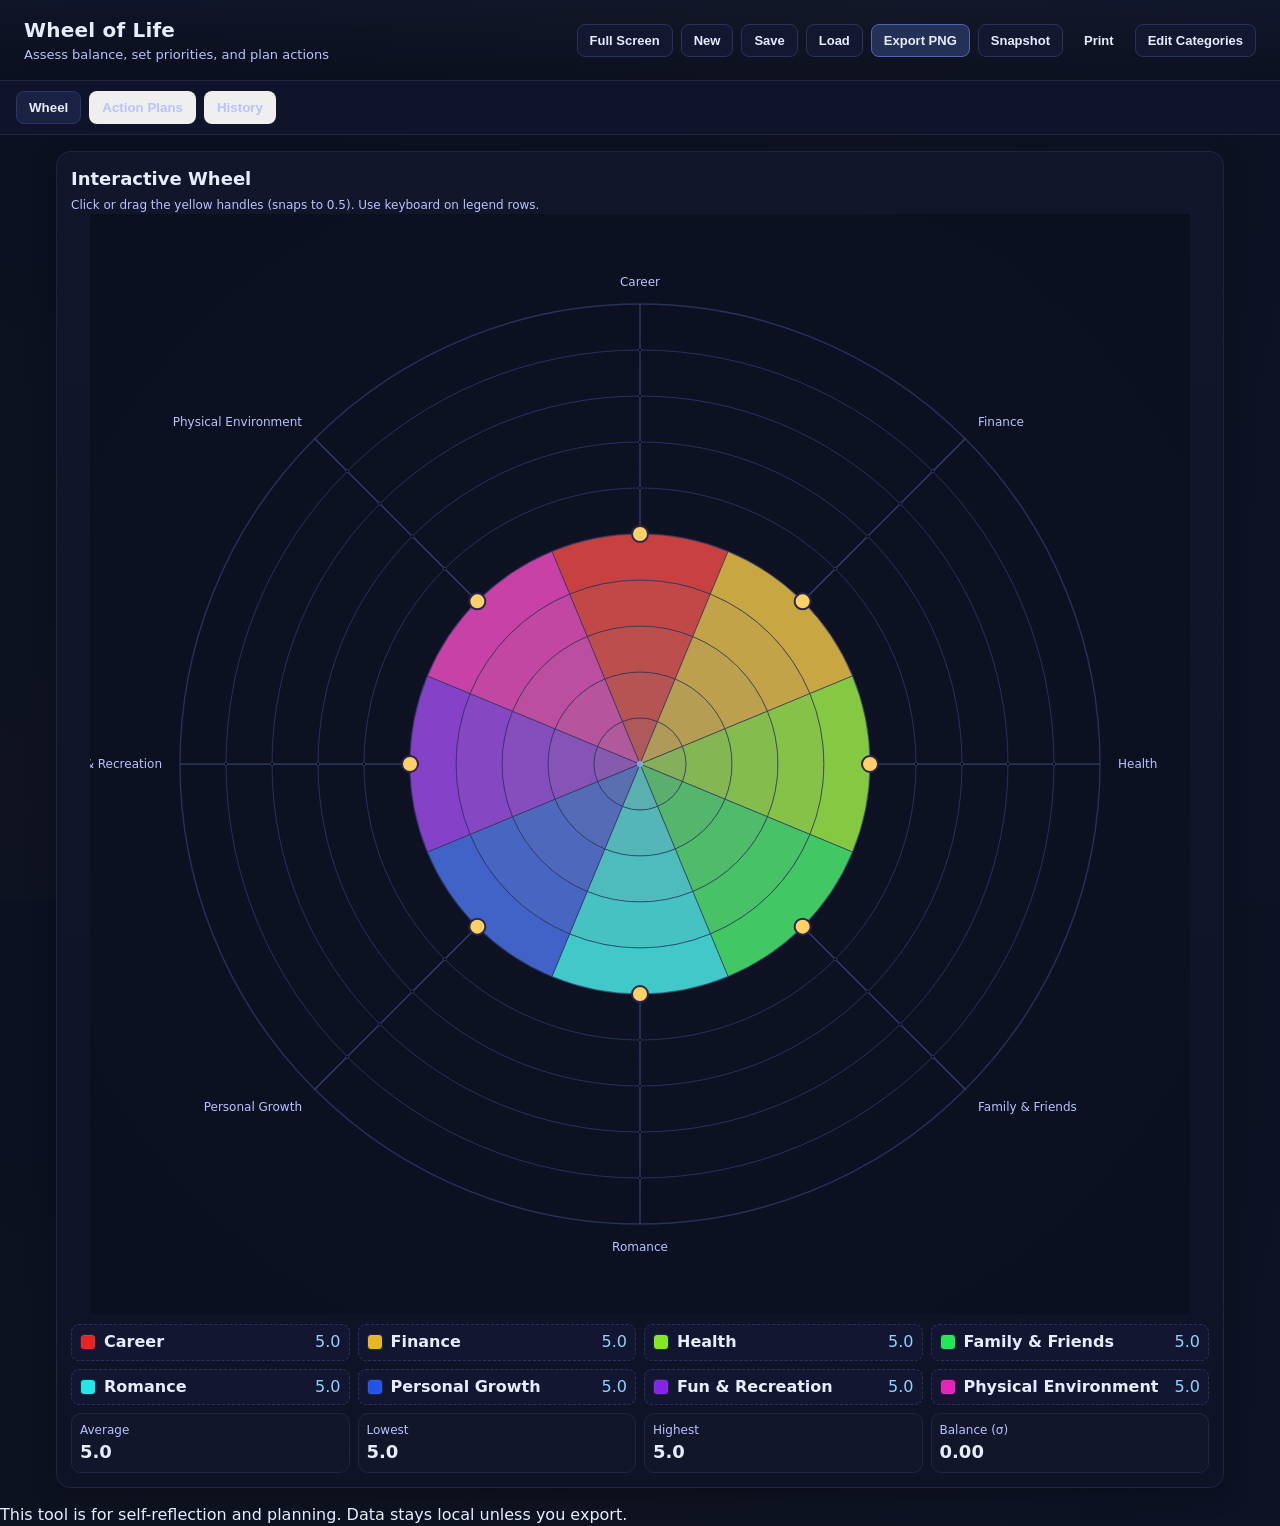
<file: previous_monoliths/index (v0.99).html>
<!DOCTYPE html>
<html lang="en">
<head>
  <meta charset="utf-8" />
  <title>Wheel of Life — Interactive Workshop App</title>
  <meta name="viewport" content="width=device-width, initial-scale=1" />
  <style>
    :root{
      --bg: #0f1320;
      --surface: #161a2b;
      --text: #e8ecff;
      --muted: #b9c2ff;
      --accent: #6ea8fe;
      --accent-2:#8fd3ff;
      --ring: #29305a;
      --handle: #ffd166;
      --panel: #0e1330;
      --border: #202642;
      --band-stroke: #2a325b;
      --swatch-border: #1c2244;
      --focus: #9fd7ff;
      --danger: #ef5350;
      --input-bg: #0c1130;
      --input-border: #2a325b;
      --input-border-focus: #4b5cc2;
      --input-placeholder: #8aa0d6;
      --gridline: #2b335e;
      --line: #8fd3ff;
      --ma-line: #ffd166;
      --zone-fill: rgba(76, 175, 80, 0.12);
      --zone-stroke: #4caf50;
      --isolines: #d1b3ff;
      --tooltip-bg: #0d142a;
      --tooltip-border: #2a325b;
    }
    * { box-sizing: border-box; }
    html, body { height: 100%; }
    body {
      margin: 0;
      background: radial-gradient(1200px circle at 10% 10%, #0b1020 0%, #0f1320 60%, #0d1224 100%);
      color: var(--text);
      font-family: system-ui, -apple-system, Segoe UI, Roboto, Helvetica, Arial, "Apple Color Emoji","Segoe UI Emoji";
      line-height: 1.4;
    }

    header {
      padding: 16px 24px;
      display: flex; gap: 12px; align-items: center; justify-content: space-between;
      border-bottom: 1px solid #202642;
      background: linear-gradient(180deg, rgba(35,44,78,0.2), rgba(10,12,22,0.2));
      position: sticky; top:0; z-index: 20;
    }
    header h1 { margin:0; font-size: 20px; letter-spacing: 0.2px; }
    .sub { color: var(--muted); font-size: 13px; margin-top: 2px; }
    .toolbar { display: flex; gap: 8px; flex-wrap: wrap; }
    .btn { padding: 8px 12px; border-radius: 8px; border: 1px solid #2a325b; background: #131830; color: var(--text); cursor: pointer; font-weight: 600; font-size: 13px; }
    .btn:hover { border-color: #3c4575; background: #161c37; }
    .btn.primary { background: #243157; border-color: #5066b4; }
    .btn.primary:hover { background: #283766; }
    .btn.ghost { background: transparent; border-color: transparent; }
    .btn.danger { background: #3b1d24; border-color: #69323f; color: #ffd8de; }

    /* Tabs */
    .tabs { display: flex; gap: 8px; padding: 10px 16px; border-bottom: 1px solid #202642; background: #0f142a; position: sticky; top:58px; z-index: 15; }
    .tab { padding: 8px 12px; border-radius: 8px; border: 1px solid transparent; cursor: pointer; font-weight: 700; color: var(--muted); }
    .tab.active { color: var(--text); background: #1a2143; border-color: #2a3570; }

    main { padding: 16px; max-width: 1200px; margin: 0 auto; }

    .card { background: linear-gradient(180deg, #12162b, #0e1327); border: 1px solid #1f2443; border-radius: 14px; padding: 14px; box-shadow: 0 6px 24px rgba(0,0,0,0.25); }
    .card h2 { margin: 0 0 6px; font-size: 18px; }
    .small { font-size: 12px; color: var(--muted); }

    /* Wheel */
    .wheel-wrap { position: relative; min-height: 640px; display: grid; place-items: center; }
    #wheel { width: 100%; max-width: 1100px; height: auto; aspect-ratio: 1 / 1; }

    /* Legend */
    .legend { display: grid; grid-template-columns: repeat(auto-fit, minmax(260px,1fr)); gap: 8px; margin-top: 10px; }
    .legend .row { display: grid; grid-template-columns: auto 1fr auto; gap: 8px; align-items: center; padding: 6px 8px; border: 1px dashed #2a325b; border-radius: 8px; background: #121631; }
    .swatch { width: 16px; height: 16px; border-radius: 4px; border: 1px solid var(--swatch-border); box-shadow: inset 0 0 0 1px rgba(255,255,255,0.05); }
    .legend .name { font-weight: 600; }
    .legend .val { font-variant-numeric: tabular-nums; color: var(--accent-2); }

    .statline { display: grid; grid-template-columns: repeat(4,1fr); gap: 8px; margin-top: 8px; }
    .stat { border: 1px solid var(--border); border-radius: 10px; padding: 8px; background: #12162b; }
    .stat .label { font-size: 12px; color: var(--muted); }
    .stat .value { font-weight: 800; font-size: 18px; }

    /* Action Plans */
    .plans-panel { display: grid; gap: 16px; }
    .plan-row { border: 1px solid var(--border); border-radius: 10px; padding: 12px; background: var(--panel); }
    .plan-head { display:flex; justify-content: space-between; align-items:center; gap: 8px; }
    .plan-title { font-weight: 800; }
    .plan-score { font-variant-numeric: tabular-nums; color: var(--accent-2); font-weight: 700; }

    .steps-header { margin-top: 8px; color: var(--muted); font-size: 12px; }
    .steps-grid { display: grid; grid-template-columns: repeat(5, minmax(0,1fr)); gap: 8px; margin-top: 6px; }
    @media (max-width: 750px) { .steps-grid { grid-template-columns: repeat(2, minmax(0,1fr)); } }
    .step-wrap { display: grid; gap: 6px; }
    .step-label { font-size: 11px; color: var(--muted); }
    input.step { width: 100%; padding: 8px; border-radius: 8px; border: 1px solid var(--input-border); background: var(--input-bg); color: var(--text); font-size: 13px; }
    input.step::placeholder { color: var(--input-placeholder); }
    input.step:focus { outline: none; border-color: var(--input-border-focus); box-shadow: 0 0 0 3px rgba(143, 211, 255, 0.2); }
    input.step[disabled] { opacity: 0.45; cursor: not-allowed; }

    /* History */
    .history-toolbar { display:flex; gap:8px; margin-bottom:8px; flex-wrap:wrap; }
    .history-grid { display: grid; grid-template-columns: 1fr; gap: 16px; }
    .chart-card { border: 1px solid var(--border); border-radius: 10px; padding: 12px; background: var(--panel); }
    .chart-title { font-weight: 700; margin-bottom: 8px; }
    .chart-controls { display:flex; gap:8px; flex-wrap:wrap; margin-bottom:8px; align-items:center; }
    .form-field { display:flex; gap:6px; align-items:center; }
    .form-field label { font-size: 12px; color: var(--muted); }
    select, input[type="number"] { padding: 6px 8px; border-radius: 8px; border: 1px solid var(--input-border); background: var(--input-bg); color: var(--text); }
    input[type="checkbox"] { transform: scale(1.1); }
    .category-charts { display: grid; grid-template-columns: repeat(2,minmax(0,1fr)); gap: 12px; }
    @media (max-width: 900px) { .category-charts { grid-template-columns: 1fr; } }

    .history-table { width: 100%; border-collapse: collapse; }
    .history-table th, .history-table td { border: 1px solid #28305a; padding: 8px; font-size: 13px; }
    .history-table th { background: #0f142a; color: var(--muted); text-align: left; }
    .history-table tr:nth-child(even) td { background: #101535; }

    /* SVG chart styles */
    .chart-svg { width: 100%; height: auto; aspect-ratio: 16 / 9; }
    .gridline { stroke: var(--gridline); stroke-width: 1; }
    .axis-line { stroke: var(--muted); stroke-width: 1.2; }
    .series-line { fill: none; stroke: var(--line); stroke-width: 2.2; }
    .ma-line { fill: none; stroke: var(--ma-line); stroke-width: 2; stroke-dasharray: 5,3; }
    .dot { fill: var(--line); }

    /* Wheel SVG */
    .ring { stroke: var(--ring); fill: none; }
    .axis { stroke: #34406f; stroke-width: 1.25; }
    .tick { stroke: #2f3967; stroke-width: 0.9; }
    .cat-label { font-size: 12px; fill: var(--muted); }
    .handle { fill: var(--handle); stroke: #2d244f; stroke-width: 2; cursor: pointer; }
    .overlay { fill: transparent; cursor: crosshair; }
    .center-dot { fill: #8fd3ff; opacity: 0.7; }
    .band { stroke: var(--band-stroke); stroke-width: 0.6; stroke-linejoin: round; }

    .page { display: none; }
    .page.active { display: block; }

    .sr-live { position: absolute; left: -9999px; width: 1px; height: 1px; overflow: hidden; }

    /* Modal styling */
    .modal-overlay {
      position: fixed; inset: 0;
      display: none; /* hidden by default; shown via JS on open */
      place-items: center;
      background: rgba(6, 8, 16, 0.6);
      z-index: 100;
    }
    .modal {
      width: min(800px, 92vw);
      background: linear-gradient(180deg, #12162b, #0e1327);
      border: 1px solid #1f2443;
      border-radius: 14px;
      box-shadow: 0 12px 40px rgba(0,0,0,0.5);
    }
    .modal header, .modal .footer {
      display: flex; justify-content: space-between; align-items: center;
      gap: 8px; padding: 12px 14px;
    }
    .modal header { border-bottom: 1px solid #1f2443; }
    .modal .footer { border-top: 1px solid #1f2443; }
    .modal .content { padding: 12px 14px; }
    .edit-list { display: grid; gap: 8px; }
    .edit-row {
      display: grid; grid-template-columns: auto 1fr auto;
      gap: 8px; align-items: center;
      padding: 8px; background: #121631; border: 1px dashed #2a325b; border-radius: 8px;
    }
    .edit-row input[type="text"] {
      padding: 8px; border-radius: 8px; border: 1px solid var(--input-border);
      background: var(--input-bg); color: var(--text);
    }
  </style>
</head>
<body>
  <header>
    <div>
      <h1>Wheel of Life</h1>
      <div class="sub">Assess balance, set priorities, and plan actions</div>
    </div>
    <div class="toolbar">
      <button class="btn" id="btnFullscreen">Full Screen</button>
      <button class="btn" id="btnNew">New</button>
      <button class="btn" id="btnSave">Save</button>
      <button class="btn" id="btnLoad">Load</button>
      <button class="btn primary" id="btnExport">Export PNG</button>
      <button class="btn" id="btnSnapshot">Snapshot</button>
      <button class="btn ghost" id="btnPrint">Print</button>
      <button class="btn" id="btnEditCats">Edit Categories</button>
      <input type="file" id="fileInput" accept=".json,.txt" style="display:none" />
      <input type="file" id="snapFileInput" accept=".json,.txt" style="display:none" />
    </div>
  </header>

  <!-- Tabs -->
  <div class="tabs">
    <button class="tab active" data-tab="wheel">Wheel</button>
    <button class="tab" data-tab="actions">Action Plans</button>
    <button class="tab" data-tab="history">History</button>
  </div>

  <main>
    <!-- WHEEL -->
    <section id="page-wheel" class="page active">
      <section class="card">
        <h2>Interactive Wheel</h2>
        <div class="small">Click or drag the yellow handles (snaps to 0.5). Use keyboard on legend rows.</div>

        <div class="wheel-wrap">
          <svg id="wheel" viewBox="0 0 1100 1100" role="img" aria-label="Wheel of Life chart" xmlns="http://www.w3.org/2000/svg">
            <defs>
              <radialGradient id="bgGrad" cx="50%" cy="50%" r="60%">
                <stop offset="0%" stop-color="#0f1324"></stop>
                <stop offset="100%" stop-color="#0b1020"></stop>
              </radialGradient>
            </defs>
            <rect x="0" y="0" width="1100" height="1100" fill="url(#bgGrad)"></rect>

            <g id="rings"></g>
            <g id="axes"></g>
            <g id="ticks"></g>
            <g id="bands"></g>
            <g id="labels"></g>

            <!-- Overlay BEFORE handles (so handles remain draggable) -->
            <rect class="overlay" x="0" y="0" width="1100" height="1100"></rect>

            <g id="handles"></g>
            <circle class="center-dot" cx="550" cy="550" r="3"></circle>
          </svg>
          <div id="liveRegion" class="sr-live" aria-live="polite" aria-atomic="true"></div>
        </div>

        <div id="legend" class="legend" aria-label="Category legend and current scores"></div>

        <div class="statline">
          <div class="stat"><div class="label">Average</div><div class="value" id="avgVal">5.0</div></div>
          <div class="stat"><div class="label">Lowest</div><div class="value" id="minVal">5.0</div></div>
          <div class="stat"><div class="label">Highest</div><div class="value" id="maxVal">5.0</div></div>
          <div class="stat"><div class="label">Balance (σ)</div><div class="value" id="stdVal">0.00</div></div>
        </div>
      </section>
    </section>

    <!-- ACTION PLANS -->
    <section id="page-actions" class="page">
      <section class="card">
        <h2>Action Plans</h2>
        <div class="small">Plan one step for every point missing from a full 10.</div>
        <div id="plansPanel" class="plans-panel"></div>
      </section>
    </section>

    <!-- HISTORY -->
    <section id="page-history" class="page">
      <section class="card">
        <h2>History (Time Series)</h2>
        <div class="small">Snapshots are stored locally. Export/import for portability.</div>

        <div class="history-toolbar">
          <button class="btn" id="btnExportSnaps">Export Snapshots (JSON)</button>
          <button class="btn" id="btnImportSnaps">Import Snapshots</button>
          <button class="btn danger" id="btnClearSnaps">Clear All Snapshots</button>
        </div>

        <div class="chart-card">
          <div class="chart-title">Controls</div>
          <div class="chart-controls">
            <div class="form-field">
              <label for="baselineSelect">Baseline:</label>
              <select id="baselineSelect"></select>
            </div>
            <div class="form-field">
              <label for="maToggle">Moving Avg:</label>
              <input type="checkbox" id="maToggle" checked />
            </div>
            <div class="form-field">
              <label for="maWindow">MA Window:</label>
              <input type="number" id="maWindow" min="2" max="10" value="3" />
            </div>
            <div class="form-field">
              <label for="targetAvg">Desired Avg ≥</label>
              <input type="number" id="targetAvg" min="0" max="10" step="0.5" value="7" />
            </div>
            <div class="form-field">
              <label for="targetSigma">Desired σ ≤</label>
              <input type="number" id="targetSigma" min="0" max="5" step="0.1" value="1.5" />
            </div>
            <div class="form-field">
              <label for="isoToggle">Show BAA iso-lines</label>
              <input type="checkbox" id="isoToggle" checked />
            </div>
          </div>
        </div>

        <div class="history-grid">
          <!-- Snapshots table card -->
          <div class="chart-card">
            <div class="chart-title">Snapshots</div>
            <table class="history-table" id="historyTable" aria-label="Snapshot list">
              <thead>
                <tr>
                  <th>Date</th>
                  <th>Average</th>
                  <th>σ</th>
                  <th>Categories</th>
                  <th>Actions</th>
                </tr>
              </thead>
              <tbody></tbody>
            </table>
          </div>

          <!-- Combined time series -->
          <div class="chart-card">
            <div class="chart-title">Combined Time Series (Categories + σ)</div>
            <div id="combinedChart" class="chart-svg" role="img" aria-label="Categories and balance sigma over time" tabindex="0"></div>
          </div>

          <div class="chart-card">
            <div class="chart-title">Average vs. Balance (σ)</div>
            <div id="avgSigmaChart" class="chart-svg" role="img" aria-label="Average vs sigma" tabindex="0"></div>
          </div>

          <div class="chart-card">
            <div class="chart-title">Delta vs Baseline (latest snapshot)</div>
            <table class="history-table" id="deltaTable" aria-label="Delta vs baseline">
              <thead>
                <tr>
                  <th>Category</th>
                  <th>Baseline</th>
                  <th>Latest</th>
                  <th>Δ (Latest − Baseline)</th>
                </tr>
              </thead>
              <tbody></tbody>
              <tfoot>
                <tr><th>Overall Avg</th><td id="deltaAvgBase">–</td><td id="deltaAvgLatest">–</td><td id="deltaAvgDiff">–</td></tr>
                <tr><th>Overall σ</th><td id="deltaSigmaBase">–</td><td id="deltaSigmaLatest">–</td><td id="deltaSigmaDiff">–</td></tr>
                <tr><th>Balance‑Adjusted Avg (BAA)</th><td id="deltaBAABase">–</td><td id="deltaBAALatest">–</td><td id="deltaBAADiff">–</td></tr>
                <tr><th>Relative Imbalance Index (RII)</th><td id="deltaRIIBase">–</td><td id="deltaRIILatest">–</td><td id="deltaRIIDiff">–</td></tr>
              </tfoot>
            </table>
          </div>
        </div>
      </section>
    </section>
  </main>

  <div class="footer-note">This tool is for self-reflection and planning. Data stays local unless you export.</div>

  <!-- Modal -->
  <div id="modalOverlay" class="modal-overlay" aria-hidden="true">
    <div class="modal" role="dialog" aria-modal="true" aria-labelledby="modalTitle">
      <header><h3 id="modalTitle">Edit Categories</h3><button class="btn" id="btnCloseModal">Close</button></header>
      <div class="content">
        <div class="small">Rename, reorder, add/remove. Changes update the wheel.</div>
        <div id="editList" class="edit-list"></div>
      </div>
      <div class="footer">
        <button class="btn" id="btnAddCategory">Add Category</button>
        <button class="btn danger" id="btnResetCategories">Reset to Defaults</button>
      </div>
    </div>
  </div>

  <script>
    /* ---------- CONFIG ---------- */
    const MAX_VALUE = 10;
    const SIZE = 1100;
    const CX = SIZE / 2;
    const CY = SIZE / 2;
    const MARGIN = 60;
    const RADIUS = (SIZE / 2) - MARGIN - 30;
    const BAND_THICKNESS = RADIUS / MAX_VALUE;

    const STEP_FINE = 0.5;
    const STEP_COARSE = 1.0;

    const STATE_KEY = 'wheelOfLifeState.v8';
    const SNAPSHOTS_KEY = 'wheelOfLifeSnapshots.v1';

    /* Disable mode for action steps: 'floor' | 'round' | 'ceil' */
    const DISABLE_MODE = 'ceil';

    /* Saturation curve for bands */
    const SAT_MIN = 30, SAT_MAX = 80, LIGHTNESS = 52;

    const DEFAULT_CATEGORIES = [
      "Career","Finance","Health","Family & Friends","Romance","Personal Growth","Fun & Recreation","Physical Environment"
    ];

    /* ---------- STATE ---------- */
    let categories = [...DEFAULT_CATEGORIES];
    let values = new Array(categories.length).fill(5);
    let notes = new Array(categories.length).fill('');
    let steps = new Array(categories.length).fill(null).map(()=> new Array(10).fill(''));
    let draggingIndex = null, pointerId = null;
    let snapshots = [];

    /* ---------- UTILS ---------- */
    function angleForIndex(i, count=categories.length){ const step=(2*Math.PI)/count; return -Math.PI/2 + (i*step); }
    function stepAngle(count=categories.length){ return (2*Math.PI)/count; }
    function pointOnCircle(theta, r){ return { x: CX + r*Math.cos(theta), y: CY + r*Math.sin(theta) }; }
    function clamp(v,min,max){ return Math.max(min, Math.min(max, v)); }
    function roundTo(v, step=STEP_FINE){ return Math.round(v/step)*step; }
    function valueToRadius(v){ return (v / MAX_VALUE) * RADIUS; }
    function radiusToValue(r){ return clamp(roundTo((r / RADIUS) * MAX_VALUE, STEP_FINE), 0, MAX_VALUE); }
    function fmtDate(ts){ return new Date(ts).toLocaleString(); }
    function arrayAvg(arr){ return arr.reduce((a,b)=>a+b,0)/arr.length; }
    function arrayStd(arr){ const avg=arrayAvg(arr); return Math.sqrt(arr.reduce((s,v)=>s+Math.pow(v-avg,2),0)/arr.length); }
    function disabledCountForValue(v){
      if (DISABLE_MODE==='ceil') return Math.min(MAX_VALUE, Math.ceil(v));
      if (DISABLE_MODE==='round') return Math.min(MAX_VALUE, Math.round(v));
      return Math.min(MAX_VALUE, Math.floor(v));
    }
    function hslToHex(h, s, l){
      s/=100; l/=100;
      const c=(1-Math.abs(2*l-1))*s, x=c*(1-Math.abs((h/60)%2-1)), m=l-c/2;
      let r=0,g=0,b=0;
      if(h<60){ r=c; g=x; } else if(h<120){ r=x; g=c; }
      else if(h<180){ g=c; b=x; } else if(h<240){ g=x; b=c; }
      else if(h<300){ r=x; b=c; } else { r=c; b=x; }
      r=Math.round((r+m)*255); g=Math.round((g+m)*255); b=Math.round((b+m)*255);
      const toHex=v=>v.toString(16).padStart(2,'0');
      return `#${toHex(r)}${toHex(g)}${toHex(b)}`;
    }
    function buildPalette(count=categories.length){ return Array.from({length:count},(_,i)=> (i*360)/count ); }
    let paletteHues = buildPalette();

    /* Save/load current */
    function saveLocal(){
      const payload = { categories, values, notes, steps, ts: Date.now() };
      try{ localStorage.setItem(STATE_KEY, JSON.stringify(payload)); }catch(e){}
    }
    function loadLocal(){
      try{
        const raw=localStorage.getItem(STATE_KEY); if(!raw) return false;
        const obj=JSON.parse(raw);
        if(!obj || !obj.categories || !obj.values) return false;
        categories = obj.categories;
        values = obj.values.map(v=> roundTo(v, STEP_FINE));
        notes = obj.notes || new Array(categories.length).fill('');
        steps = obj.steps && Array.isArray(obj.steps) ? obj.steps.map(arr=> (Array.isArray(arr)? arr.slice(0,10).concat(new Array(Math.max(0,10-(arr.length||0))).fill('')) : new Array(10).fill(''))) : new Array(categories.length).fill(null).map(()=> new Array(10).fill(''));
        ensureArrayLengths();
        return true;
      }catch(e){ return false; }
    }
    function ensureArrayLengths(){
      if(values.length!==categories.length) values=new Array(categories.length).fill(5);
      if(notes.length!==categories.length) notes=new Array(categories.length).fill('');
      if(steps.length!==categories.length) steps=new Array(categories.length).fill(null).map(()=> new Array(10).fill(''));
    }

    /* Snapshots */
    function saveSnapshots(){ try{ localStorage.setItem(SNAPSHOTS_KEY, JSON.stringify({snaps:snapshots})); }catch(e){} }
    function loadSnapshots(){
      try{
        const raw=localStorage.getItem(SNAPSHOTS_KEY); if(!raw) return false;
        const obj=JSON.parse(raw); if(!obj || !obj.snaps) return false;
        snapshots=obj.snaps; return true;
      }catch(e){ return false; }
    }

    /* ---------- SVG refs ---------- */
    const svgEl=document.getElementById('wheel'),
          ringsG=document.getElementById('rings'),
          axesG=document.getElementById('axes'),
          ticksG=document.getElementById('ticks'),
          bandsG=document.getElementById('bands'),
          labelsG=document.getElementById('labels'),
          handlesG=document.getElementById('handles'),
          overlayEl=document.querySelector('.overlay'),
          legendEl=document.getElementById('legend'),
          liveRegion=document.getElementById('liveRegion');

    /* ---------- Wheel drawing ---------- */
    function drawBase(){
      ringsG.innerHTML=''; axesG.innerHTML=''; ticksG.innerHTML=''; labelsG.innerHTML=''; handlesG.innerHTML=''; bandsG.innerHTML='';
      paletteHues = buildPalette(categories.length);

      // Rings per unit (robust major line detection)
      for(let r=BAND_THICKNESS; r<=RADIUS+0.001; r+=BAND_THICKNESS){
        const c=document.createElementNS('http://www.w3.org/2000/svg','circle');
        c.setAttribute('cx',CX); c.setAttribute('cy',CY); c.setAttribute('r',r.toFixed(2));
        const level = r / BAND_THICKNESS;
        const isMajor = Math.abs(level % 5) < 0.01;
        c.setAttribute('class','ring'); c.setAttribute('stroke-width', isMajor ? '1.4' : '1.0');
        ringsG.appendChild(c);
      }
      // Axes, ticks, labels, handles
      const count=categories.length, step=stepAngle(count);
      for(let i=0;i<count;i++){
        const theta=angleForIndex(i,count), end=pointOnCircle(theta,RADIUS);
        const axis=document.createElementNS('http://www.w3.org/2000/svg','line');
        axis.setAttribute('x1',CX); axis.setAttribute('y1',CY); axis.setAttribute('x2',end.x.toFixed(2)); axis.setAttribute('y2',end.y.toFixed(2)); axis.setAttribute('class','axis'); axesG.appendChild(axis);
        for(let v=1; v<MAX_VALUE; v++){
          const tPt=pointOnCircle(theta,v*BAND_THICKNESS);
          const tick=document.createElementNS('http://www.w3.org/2000/svg','circle');
          tick.setAttribute('cx',tPt.x.toFixed(2)); tick.setAttribute('cy',tPt.y.toFixed(2)); tick.setAttribute('r','1.6'); tick.setAttribute('class','tick'); ticksG.appendChild(tick);
        }
        const labelR=RADIUS+18, labelPt=pointOnCircle(theta,labelR);
        const lab=document.createElementNS('http://www.w3.org/2000/svg','text');
        lab.setAttribute('x',labelPt.x.toFixed(2)); lab.setAttribute('y',labelPt.y.toFixed(2)); lab.setAttribute('class','cat-label');
        lab.setAttribute('text-anchor',(Math.abs(Math.cos(theta))<0.3)?'middle':(Math.cos(theta)>0?'start':'end'));
        lab.setAttribute('dominant-baseline',(Math.sin(theta)>0.3)?'hanging':(Math.sin(theta)<-0.3?'baseline':'middle'));
        lab.textContent=categories[i]; labelsG.appendChild(lab);

        const hv=values[i], hp=pointOnCircle(theta,valueToRadius(hv));
        const handle=document.createElementNS('http://www.w3.org/2000/svg','circle');
        handle.setAttribute('cx',hp.x.toFixed(2)); handle.setAttribute('cy',hp.y.toFixed(2)); handle.setAttribute('r',8);
        handle.setAttribute('data-index',i); handle.setAttribute('class','handle'); handlesG.appendChild(handle);
      }

      buildBands(); updateBands(); updateLegend(); updateStats(); buildPlansPanel(); buildHistoryTable();
      buildA11yControls(); refreshHistoryControls();

      // Guard against chart errors blocking interaction
      try {
        drawHistoryCharts();
      } catch (e) {
        console.warn('History charts failed to draw:', e);
      }

      updateDeltaTable();
    }

    function buildBands(){
      const count=categories.length;
      for(let i=0;i<count;i++){
        const g=document.createElementNS('http://www.w3.org/2000/svg','g');
        g.setAttribute('class','category-bands'); g.setAttribute('data-index',i); bandsG.appendChild(g);
      }
    }

    // Full-ring path for 360° band (used when count===1)
    function fullRingPath(r0, r1){
      const a0 = -Math.PI/2;
      const pSo = pointOnCircle(a0, r1);
      const pMidO = pointOnCircle(a0 + Math.PI, r1);
      const pSi = pointOnCircle(a0, r0);
      const pMidI = pointOnCircle(a0 + Math.PI, r0);
      return [
        `M ${pSo.x.toFixed(2)} ${pSo.y.toFixed(2)}`,
        `A ${r1.toFixed(2)} ${r1.toFixed(2)} 0 1 1 ${pMidO.x.toFixed(2)} ${pMidO.y.toFixed(2)}`,
        `A ${r1.toFixed(2)} ${r1.toFixed(2)} 0 1 1 ${pSo.x.toFixed(2)} ${pSo.y.toFixed(2)}`,
        `L ${pSi.x.toFixed(2)} ${pSi.y.toFixed(2)}`,
        `A ${r0.toFixed(2)} ${r0.toFixed(2)} 0 1 0 ${pMidI.x.toFixed(2)} ${pMidI.y.toFixed(2)}`,
        `A ${r0.toFixed(2)} ${r0.toFixed(2)} 0 1 0 ${pSi.x.toFixed(2)} ${pSi.y.toFixed(2)}`,
        `Z`
      ].join(' ');
    }

    // Annular sector path with dynamic large-arc flag for correctness
    function annularSectorPath(r0,r1,start,end){
      const sweep = end - start;
      const LAF = (Math.abs(sweep) > Math.PI) ? 1 : 0;
      const pSi=pointOnCircle(start,r0), pEi=pointOnCircle(end,r0), pEo=pointOnCircle(end,r1), pSo=pointOnCircle(start,r1);
      if(r0 < 0.0001){
        return `M ${CX} ${CY} L ${pSo.x.toFixed(2)} ${pSo.y.toFixed(2)} A ${r1.toFixed(2)} ${r1.toFixed(2)} 0 ${LAF} 1 ${pEo.x.toFixed(2)} ${pEo.y.toFixed(2)} Z`;
      }
      return `M ${pSo.x.toFixed(2)} ${pSo.y.toFixed(2)} A ${r1.toFixed(2)} ${r1.toFixed(2)} 0 ${LAF} 1 ${pEo.x.toFixed(2)} ${pEo.y.toFixed(2)} L ${pEi.x.toFixed(2)} ${pEi.y.toFixed(2)} A ${r0.toFixed(2)} ${r0.toFixed(2)} 0 ${LAF} 0 ${pSi.x.toFixed(2)} ${pSi.y.toFixed(2)} Z`;
    }

    function bandColor(hue, bandIndex){ const s=SAT_MIN + (bandIndex/MAX_VALUE)*(SAT_MAX-SAT_MIN); return hslToHex(hue, s, LIGHTNESS); }
    function updateBands(){
      const count=categories.length, step=stepAngle(count);
      for(let i=0;i<count;i++){
        const group=bandsG.querySelector(`.category-bands[data-index="${i}"]`); group.innerHTML='';
        const hue=paletteHues[i];
        const v=values[i], full=Math.floor(v), frac=v-full;

        if(count===1){
          // Render full 360° rings for the single category
          for(let j=0;j<full;j++){
            const r0=j*BAND_THICKNESS, r1=(j+1)*BAND_THICKNESS;
            const path=document.createElementNS('http://www.w3.org/2000/svg','path');
            path.setAttribute('class','band'); path.setAttribute('d', fullRingPath(r0,r1)); path.setAttribute('fill', bandColor(hue, j+1));
            group.appendChild(path);
          }
          if(frac>0){
            const r0=full*BAND_THICKNESS, r1=r0 + frac*BAND_THICKNESS;
            const path=document.createElementNS('http://www.w3.org/2000/svg','path');
            path.setAttribute('class','band'); path.setAttribute('d', fullRingPath(r0,r1)); path.setAttribute('fill', bandColor(hue, full+1));
            group.appendChild(path);
          }
          continue;
        }

        const thetaCenter=angleForIndex(i,count), start=thetaCenter - step/2, end=thetaCenter + step/2;
        for(let j=0;j<full;j++){
          const r0=j*BAND_THICKNESS, r1=(j+1)*BAND_THICKNESS;
          const path=document.createElementNS('http://www.w3.org/2000/svg','path');
          path.setAttribute('class','band'); path.setAttribute('d', annularSectorPath(r0,r1,start,end)); path.setAttribute('fill', bandColor(hue, j+1));
          group.appendChild(path);
        }
        if(frac>0){
          const r0=full*BAND_THICKNESS, r1=r0 + frac*BAND_THICKNESS;
          const path=document.createElementNS('http://www.w3.org/2000/svg','path');
          path.setAttribute('class','band'); path.setAttribute('d', annularSectorPath(r0,r1,start,end)); path.setAttribute('fill', bandColor(hue, full+1));
          group.appendChild(path);
        }
      }
    }

    // Legend rendering via DocumentFragment (perf)
    function updateLegend(){
      legendEl.innerHTML='';
      const frag = document.createDocumentFragment();
      for(let i=0;i<categories.length;i++){
        const row=document.createElement('div'); row.className='row';
        const sw=document.createElement('div'); sw.className='swatch'; sw.style.background = bandColor(paletteHues[i], MAX_VALUE);
        const nm=document.createElement('div'); nm.className='name'; nm.textContent=categories[i];
        const val=document.createElement('div'); val.className='val'; val.textContent=values[i].toFixed(1);
        row.appendChild(sw); row.appendChild(nm); row.appendChild(val);
        frag.appendChild(row);
      }
      legendEl.appendChild(frag);
    }
    function updateStats(){
      const avg=arrayAvg(values), std=arrayStd(values);
      document.getElementById('avgVal').textContent=avg.toFixed(1);
      document.getElementById('minVal').textContent=Math.min(...values).toFixed(1);
      document.getElementById('maxVal').textContent=Math.max(...values).toFixed(1);
      document.getElementById('stdVal').textContent=std.toFixed(2);
    }

    /* ---------- Interaction ---------- */
    function nearestAxisIndex(theta){
      const count=categories.length; let best=0, bestDiff=Infinity;
      for(let i=0;i<count;i++){
        const a=angleForIndex(i,count); const diff=Math.abs(Math.atan2(Math.sin(theta-a), Math.cos(theta-a)));
        if(diff<bestDiff){ bestDiff=diff; best=i; }
      }
      return best;
    }
    function onOverlayPointerDown(e){
      overlayEl.setPointerCapture(e.pointerId); pointerId=e.pointerId;
      const pt=clientToSvg(e.clientX,e.clientY), dx=pt.x-CX, dy=pt.y-CY, theta=Math.atan2(dy,dx), r=Math.sqrt(dx*dx+dy*dy);
      const index=nearestAxisIndex(theta); const newVal=radiusToValue(clamp(r,0,RADIUS));
      setValue(index, newVal, {announce:true}); draggingIndex=index;
    }
    function onOverlayPointerMove(e){
      if(draggingIndex===null || e.pointerId!==pointerId) return;
      const pt=clientToSvg(e.clientX,e.clientY), dx=pt.x-CX, dy=pt.y-CY, r=Math.sqrt(dx*dx+dy*dy);
      setValue(draggingIndex, radiusToValue(clamp(r,0,RADIUS)));
    }
    function onOverlayPointerUp(e){ if(e.pointerId===pointerId){ overlayEl.releasePointerCapture(e.pointerId); draggingIndex=null; pointerId=null; saveLocal(); } }
    function onHandlePointerDown(e){ const idx=parseInt(e.target.getAttribute('data-index'),10); handlesG.setPointerCapture(e.pointerId); pointerId=e.pointerId; draggingIndex=idx; }
    function onHandlePointerMove(e){
      if(draggingIndex===null || e.pointerId!==pointerId) return;
      const pt=clientToSvg(e.clientX,e.clientY), dx=pt.x-CX, dy=pt.y-CY, r=Math.sqrt(dx*dx+dy*dy);
      setValue(draggingIndex, radiusToValue(clamp(r,0,RADIUS)));
    }
    function onHandlePointerUp(e){ if(e.pointerId===pointerId){ handlesG.releasePointerCapture(e.pointerId); draggingIndex=null; pointerId=null; saveLocal(); } }
    function clientToSvg(x,y){ const p=svgEl.createSVGPoint(); p.x=x; p.y=y; const m=svgEl.getScreenCTM(); return p.matrixTransform(m.inverse()); }

    function setValue(i, v, opts={}){
      const snapped=roundTo(v, STEP_FINE); values[i]=snapped;
      updateBands(); moveHandlesToValues(); updateLegend(); updateStats(); buildPlansPanel();
      try { drawHistoryCharts(); } catch(e){ console.warn('History charts failed to draw:', e); }
      updateDeltaTable();
      if(opts.announce) announce(`${categories[i]} set to ${values[i].toFixed(1)} of 10.`);
    }
    function moveHandlesToValues(){
      const count=categories.length, handles=handlesG.querySelectorAll('.handle');
      handles.forEach((h,i)=>{ const th=angleForIndex(i,count); const p=pointOnCircle(th, valueToRadius(values[i])); h.setAttribute('cx',p.x.toFixed(2)); h.setAttribute('cy',p.y.toFixed(2)); });
    }
    function buildA11yControls(){
      legendEl.querySelectorAll('.row').forEach((row,i)=>{
        row.setAttribute('tabindex','0'); row.setAttribute('role','slider'); row.setAttribute('aria-valuemin','0'); row.setAttribute('aria-valuemax','10');
        row.setAttribute('aria-valuenow', values[i].toFixed(1)); row.setAttribute('aria-label', `${categories[i]} score`);
        row.setAttribute('aria-orientation','horizontal');
        row.setAttribute('aria-valuetext', `${values[i].toFixed(1)} of 10`);
        row.addEventListener('keydown',(e)=>{
          if(e.key==='ArrowRight'||e.key==='ArrowUp'){ setValue(i, clamp(roundTo(values[i]+STEP_FINE,STEP_FINE),0,MAX_VALUE), {announce:true}); row.setAttribute('aria-valuenow', values[i].toFixed(1)); row.setAttribute('aria-valuetext', `${values[i].toFixed(1)} of 10`); e.preventDefault(); }
          else if(e.key==='ArrowLeft'||e.key==='ArrowDown'){ setValue(i, clamp(roundTo(values[i]-STEP_FINE,STEP_FINE),0,MAX_VALUE), {announce:true}); row.setAttribute('aria-valuenow', values[i].toFixed(1)); row.setAttribute('aria-valuetext', `${values[i].toFixed(1)} of 10`); e.preventDefault(); }
          else if(e.key==='PageUp'){ setValue(i, clamp(roundTo(values[i]+STEP_COARSE,STEP_FINE),0,MAX_VALUE), {announce:true}); row.setAttribute('aria-valuenow', values[i].toFixed(1)); row.setAttribute('aria-valuetext', `${values[i].toFixed(1)} of 10`); e.preventDefault(); }
          else if(e.key==='PageDown'){ setValue(i, clamp(roundTo(values[i]-STEP_COARSE,STEP_FINE),0,MAX_VALUE), {announce:true}); row.setAttribute('aria-valuenow', values[i].toFixed(1)); row.setAttribute('aria-valuetext', `${values[i].toFixed(1)} of 10`); e.preventDefault(); }
          else if(e.key==='Home'){ setValue(i, 0, {announce:true}); row.setAttribute('aria-valuenow', values[i].toFixed(1)); row.setAttribute('aria-valuetext', `${values[i].toFixed(1)} of 10`); e.preventDefault(); }
          else if(e.key==='End'){ setValue(i, 10, {announce:true}); row.setAttribute('aria-valuenow', values[i].toFixed(1)); row.setAttribute('aria-valuetext', `${values[i].toFixed(1)} of 10`); e.preventDefault(); }
        });
      });
    }
    function announce(msg){ liveRegion.textContent=msg; }

    /* ---------- Action Plans ---------- */
    function buildPlansPanel(){
      const panel=document.getElementById('plansPanel'); if(!panel) return;
      panel.innerHTML='';
      for(let i=0;i<categories.length;i++){
        const row=document.createElement('div'); row.className='plan-row';
        const head=document.createElement('div'); head.className='plan-head';
        const title=document.createElement('div'); title.className='plan-title'; title.textContent=categories[i];
        const score=document.createElement('div'); score.className='plan-score'; score.textContent=values[i].toFixed(1);
        head.appendChild(title); head.appendChild(score);

        const disabledCount=disabledCountForValue(values[i]), enabledCount=MAX_VALUE-disabledCount;
        const stepsHeader=document.createElement('div'); stepsHeader.className='steps-header';
        stepsHeader.textContent=`Steps to write: ${enabledCount} (current score disables ${disabledCount} of 10)`;

        const grid=document.createElement('div'); grid.className='steps-grid';
        if(!Array.isArray(steps[i]) || steps[i].length!==MAX_VALUE){ steps[i]=new Array(MAX_VALUE).fill(''); }
        for(let j=0;j<MAX_VALUE;j++){
          const wrap=document.createElement('div'); wrap.className='step-wrap';
          const label=document.createElement('div'); label.className='step-label'; label.textContent=`Step ${j+1}`;
          const input=document.createElement('input'); input.type='text'; input.className='step'; input.placeholder=`Plan for level ${j+1}`; input.value=steps[i][j]||'';
          const isDisabled = j < disabledCount; if(isDisabled) input.setAttribute('disabled','true'); else input.removeAttribute('disabled');
          input.addEventListener('input',()=>{ steps[i][j]=input.value; saveLocal(); });
          wrap.appendChild(label); wrap.appendChild(input); grid.appendChild(wrap);
        }

        row.appendChild(head); row.appendChild(stepsHeader); row.appendChild(grid); panel.appendChild(row);
      }
    }

    /* ---------- Snapshots ---------- */
    function takeSnapshot(){
      const snap={ ts:Date.now(), categories:[...categories], values: values.map(v=> roundTo(v, STEP_FINE)) };
      snapshots.push(snap); saveSnapshots(); buildHistoryTable(); refreshHistoryControls();
      try { drawHistoryCharts(); } catch(e){ console.warn('History charts failed to draw:', e); }
      updateDeltaTable(); announce('Snapshot saved.');
    }
    function buildHistoryTable(){
      const tbody=document.querySelector('#historyTable tbody'); if(!tbody) return;
      tbody.innerHTML='';
      snapshots.slice().sort((a,b)=>a.ts-b.ts).forEach(snap=>{
        const tr=document.createElement('tr');
        const tdDate=document.createElement('td'); tdDate.textContent=fmtDate(snap.ts);
        const avg=arrayAvg(snap.values), std=arrayStd(snap.values);
        const tdAvg=document.createElement('td'); tdAvg.textContent=avg.toFixed(1);
        const tdStd=document.createElement('td'); tdStd.textContent=std.toFixed(2);
        const tdCats=document.createElement('td'); tdCats.textContent=`${snap.categories.length} categories`;
        const tdAct=document.createElement('td'); const del=document.createElement('button'); del.className='btn danger'; del.textContent='Delete';
        del.addEventListener('click',()=>{ const i=snapshots.findIndex(s=>s.ts===snap.ts); if(i>-1){ snapshots.splice(i,1); saveSnapshots(); buildHistoryTable(); refreshHistoryControls(); try { drawHistoryCharts(); } catch(e){ console.warn('History charts failed to draw:', e); } updateDeltaTable(); } });
        tdAct.appendChild(del);
        tr.appendChild(tdDate); tr.appendChild(tdAvg); tr.appendChild(tdStd); tr.appendChild(tdCats); tr.appendChild(tdAct);
        tbody.appendChild(tr);
      });
    }

    function exportSnapshots(){
      const blob=new Blob([JSON.stringify({snapshots},null,2)],{type:'application/json'});
      const a=document.createElement('a'); a.href=URL.createObjectURL(blob); a.download='wheel-of-life-snapshots.json'; document.body.appendChild(a); a.click(); a.remove();
      setTimeout(()=>URL.revokeObjectURL(a.href),1000);
    }
    function importSnapshots(file){
      const reader=new FileReader();
      reader.onload=()=>{
        try{
          const obj=JSON.parse(reader.result);
          if(!obj.snapshots||!Array.isArray(obj.snapshots)) throw new Error('Invalid snapshot file');
          snapshots=obj.snapshots.map(s=>({ ts:s.ts, categories:s.categories, values:s.values.map(v=> roundTo(v, STEP_FINE)) }));
          saveSnapshots(); buildHistoryTable(); refreshHistoryControls(); try { drawHistoryCharts(); } catch(e){ console.warn('History charts failed to draw:', e); } updateDeltaTable();
        }catch(e){ alert('Could not import snapshots: '+e.message); }
      };
      reader.readAsText(file);
    }

    /* ---------- Export current wheel ---------- */
    function svgInlineStyle(){
      return `.ring{stroke:#29305a;fill:none}.axis{stroke:#34406f;stroke-width:1.25}.tick{stroke:#2f3967;stroke-width:.9}.cat-label{font-size:12px;fill:#b9c2ff;font-family:system-ui,-apple-system,Segoe UI,Roboto,Helvetica,Arial}.handle{fill:#ffd166;stroke:#2d244f;stroke-width:2}.center-dot{fill:#8fd3ff;opacity:.7}.overlay{fill:transparent}.band{stroke:#2a325b;stroke-width:.6;stroke-linejoin:round}`;
    }
    function exportPNG(){
      const clone=svgEl.cloneNode(true);
      const style=document.createElementNS('http://www.w3.org/2000/svg','style'); style.setAttribute('type','text/css'); style.textContent=svgInlineStyle();
      const defs=clone.querySelector('defs'); if(defs){ defs.parentNode.insertBefore(style, defs.nextSibling); } else { clone.insertBefore(style, clone.firstChild); }
      const serializer=new XMLSerializer(); let svgStr=serializer.serializeToString(clone);
      if(!svgStr.includes('xmlns="http://www.w3.org/2000/svg"')) svgStr=svgStr.replace('<svg','<svg xmlns="http://www.w3.org/2000/svg"');
      const url='data:image/svg+xml;charset=utf-8,'+encodeURIComponent(svgStr);
      const canvas=document.createElement('canvas'); canvas.width=SIZE; canvas.height=SIZE; const ctx=canvas.getContext('2d');
      const img=new Image(); img.onload=()=>{ ctx.clearRect(0,0,SIZE,SIZE); ctx.drawImage(img,0,0,SIZE,SIZE); const png=canvas.toDataURL('image/png'); const a=document.createElement('a'); a.href=png; const d=new Date().toISOString().slice(0,19).replace(/[:T]/g,'-'); a.download=`wheel-of-life-${d}.png`; document.body.appendChild(a); a.click(); a.remove(); };
      img.onerror=()=>alert('Export failed: browser blocked inline SVG rasterization.'); img.src=url;
    }

    /* ---------- Category modal ---------- */
    const modalOverlay=document.getElementById('modalOverlay');
    function openModal(){ modalOverlay.style.display='grid'; modalOverlay.setAttribute('aria-hidden','false'); buildEditList(); }
    function closeModal(){ modalOverlay.style.display='none'; modalOverlay.setAttribute('aria-hidden','true'); }
    document.getElementById('btnEditCats').addEventListener('click', openModal);
    document.getElementById('btnCloseModal').addEventListener('click', closeModal);
    modalOverlay.addEventListener('click',(e)=>{ if(e.target===modalOverlay) closeModal(); });

    // Centralized modal operations (fixes immediate update issues)
    function deleteCategoryAt(idx){
      if(idx<0 || idx>=categories.length) return;
      categories.splice(idx,1); values.splice(idx,1); notes.splice(idx,1); steps.splice(idx,1);
      ensureArrayLengths(); saveLocal(); drawBase(); buildEditList(); announce('Category deleted.');
    }
    function moveCategory(idx, dir){
      const newIdx = idx + dir;
      if(newIdx<0 || newIdx>=categories.length) return;
      swapCategory(idx, newIdx); // includes saveLocal + drawBase
      buildEditList();
    }
    function renameCategoryAt(idx, name){
      categories[idx] = name || `Category ${idx+1}`;
      saveLocal(); drawBase(); buildEditList();
    }

    function buildEditList(){
      const list=document.getElementById('editList'); list.innerHTML='';
      for(let i=0;i<categories.length;i++){
        const row=document.createElement('div'); row.className='edit-row'; row.dataset.index = i.toString();
        const drag=document.createElement('span'); drag.textContent='↕'; drag.title='Use ↑ ↓ buttons to reorder'; drag.style.opacity='0.6';
        const input=document.createElement('input'); input.type='text'; input.value=categories[i];
        input.addEventListener('change',()=>{ const idx = parseInt(row.dataset.index,10); renameCategoryAt(idx, input.value); });
        const controls=document.createElement('div'); controls.style.display='flex'; controls.style.gap='6px';
        const up=document.createElement('button'); up.className='btn'; up.textContent='↑'; up.addEventListener('click',()=>{ const idx = parseInt(row.dataset.index,10); moveCategory(idx, -1); });
        const down=document.createElement('button'); down.className='btn'; down.textContent='↓'; down.addEventListener('click',()=>{ const idx = parseInt(row.dataset.index,10); moveCategory(idx, +1); });
        const del=document.createElement('button'); del.className='btn danger'; del.textContent='Delete'; del.addEventListener('click',()=>{ const idx = parseInt(row.dataset.index,10); deleteCategoryAt(idx); });
        controls.appendChild(up); controls.appendChild(down); controls.appendChild(del);
        row.appendChild(drag); row.appendChild(input); row.appendChild(controls); list.appendChild(row);
      }
    }
    function swapCategory(a,b){
      [categories[a],categories[b]]=[categories[b],categories[a]];
      [values[a],values[b]]=[values[b],values[a]];
      [notes[a],notes[b]]=[notes[b],notes[a]];
      [steps[a],steps[b]]=[steps[b],steps[a]];
      saveLocal(); drawBase();
    }

    // Modal actions: Add Category & Reset to Defaults
    document.getElementById('btnAddCategory').addEventListener('click', () => {
      const nextIndex = categories.length;
      categories.push(`Category ${nextIndex + 1}`);
      values.push(5);
      notes.push('');
      steps.push(new Array(10).fill(''));
      saveLocal();
      drawBase();
      buildEditList();
    });
    document.getElementById('btnResetCategories').addEventListener('click', () => {
      if (!confirm('Reset categories to defaults? This will overwrite names and reset scores to 5.')) return;
      categories = [...DEFAULT_CATEGORIES];
      values = new Array(categories.length).fill(5);
      notes = new Array(categories.length).fill('');
      steps = new Array(categories.length).fill(null).map(() => new Array(10).fill(''));
      saveLocal();
      drawBase();
      buildEditList();
    });

    /* ---------- History charts ---------- */
    const combinedChartEl=document.getElementById('combinedChart'),
          avgSigmaChartEl=document.getElementById('avgSigmaChart'),
          baselineSelectEl=document.getElementById('baselineSelect'),
          maToggleEl=document.getElementById('maToggle'),
          maWindowEl=document.getElementById('maWindow'),
          targetAvgEl=document.getElementById('targetAvg'),
          targetSigmaEl=document.getElementById('targetSigma'),
          isoToggleEl=document.getElementById('isoToggle');

    function refreshHistoryControls(){
      baselineSelectEl.innerHTML='';
      const snaps=snapshots.slice().sort((a,b)=>a.ts-b.ts);
      if(snaps.length===0){
        const opt=document.createElement('option'); opt.value=''; opt.textContent='No snapshots'; baselineSelectEl.appendChild(opt); baselineSelectEl.disabled=true;
      } else {
        baselineSelectEl.disabled=false;
        snaps.forEach((s,idx)=>{ const opt=document.createElement('option'); opt.value=s.ts.toString(); opt.textContent=`${idx+1}. ${fmtDate(s.ts)}`; baselineSelectEl.appendChild(opt); });
        baselineSelectEl.value=snaps[0].ts.toString();
      }
    }

    function seriesMA(series, windowSize){
      const arr=series.map(p=>p.y); const ma=[];
      for(let i=0;i<arr.length;i++){
        let count=0,sum=0;
        for(let j=i-windowSize+1;j<=i;j++){ if(j>=0 && arr[j]!=null){ sum+=arr[j]; count++; } }
        ma.push(count>0 ? sum/count : null);
      }
      return series.map((p,i)=>({x:p.x,y:ma[i]}));
    }
    function pathFromSeries(series, xScale, yScale){
      let d='', pen=false;
      series.forEach(p=>{
        if(p.y==null){ pen=false; return; }
        const x=xScale(p.x), y=yScale(p.y);
        if(!pen){ d+=`M ${x} ${y} `; pen=true; } else { d+=`L ${x} ${y} `; }
      });
      return d.trim();
    }

    // Combined chart: categories + sigma on shared time axis (dual y axes)
    function drawCombinedTimeChart(){
      combinedChartEl.innerHTML='';
      const svgNS='http://www.w3.org/2000/svg';
      const width=combinedChartEl.clientWidth||800, height=(combinedChartEl.clientHeight||(width*9/16));
      const svg=document.createElementNS(svgNS,'svg'); svg.setAttribute('viewBox',`0 0 ${width} ${height}`); svg.setAttribute('width','100%'); svg.setAttribute('height','100%');

      const snaps=snapshots.slice().sort((a,b)=>a.ts-b.ts);
      if(snaps.length===0){
        const text=document.createElementNS(svgNS,'text'); text.textContent='No snapshots yet.'; text.setAttribute('x',width/2); text.setAttribute('y',height/2);
        text.setAttribute('dominant-baseline','middle'); text.setAttribute('text-anchor','middle'); text.setAttribute('fill','#b9c2ff'); svg.appendChild(text); combinedChartEl.appendChild(svg); return;
      }

      const margin={top:20,right:50,bottom:30,left:40};
      const xMin=snaps[0].ts, xMax=snaps[snaps.length-1].ts;
      const plotW=width - margin.left - margin.right, plotH=height - margin.top - margin.bottom;
      const xScale=(x)=> margin.left + ((x-xMin)/(xMax-xMin || 1)) * plotW;
      const yLeft=(y)=> margin.top + (1 - (y/10)) * plotH;  // categories: 0..10
      const yRight=(s)=> margin.top + (1 - (s/5)) * plotH;  // sigma: 0..5

      // Grid (horizontal based on left axis)
      const gGrid=document.createElementNS(svgNS,'g');
      for(let t=0;t<=10;t+=2){ const y=yLeft(t); const L=document.createElementNS(svgNS,'line'); L.setAttribute('x1',margin.left); L.setAttribute('x2',width-margin.right); L.setAttribute('y1',y); L.setAttribute('y2',y); L.setAttribute('class','gridline'); gGrid.appendChild(L); }
      svg.appendChild(gGrid);

      // Axes
      const axisX=document.createElementNS(svgNS,'line'); axisX.setAttribute('x1',margin.left); axisX.setAttribute('x2',width-margin.right); axisX.setAttribute('y1',height-margin.bottom); axisX.setAttribute('y2',height-margin.bottom); axisX.setAttribute('class','axis-line'); svg.appendChild(axisX);
      const axisYLeft=document.createElementNS(svgNS,'line'); axisYLeft.setAttribute('x1',margin.left); axisYLeft.setAttribute('x2',margin.left); axisYLeft.setAttribute('y1',margin.top); axisYLeft.setAttribute('y2',height-margin.bottom); axisYLeft.setAttribute('class','axis-line'); svg.appendChild(axisYLeft);
      const axisYRight=document.createElementNS(svgNS,'line'); axisYRight.setAttribute('x1',width-margin.right); axisYRight.setAttribute('x2',width-margin.right); axisYRight.setAttribute('y1',margin.top); axisYRight.setAttribute('y2',height-margin.bottom); axisYRight.setAttribute('class','axis-line'); svg.appendChild(axisYRight);

      // Left axis ticks (0..10 step 2)
      const gYL=document.createElementNS(svgNS,'g');
      for(let t=0;t<=10;t+=2){ const x=margin.left, y=yLeft(t);
        const tk=document.createElementNS(svgNS,'line'); tk.setAttribute('x1',x-6); tk.setAttribute('x2',x); tk.setAttribute('y1',y); tk.setAttribute('y2',y); tk.setAttribute('class','axis-line'); gYL.appendChild(tk);
        const lab=document.createElementNS(svgNS,'text'); lab.textContent=t.toFixed(0); lab.setAttribute('x',x-8); lab.setAttribute('y',y+4); lab.setAttribute('fill','#b9c2ff'); lab.setAttribute('font-size','11'); lab.setAttribute('text-anchor','end'); gYL.appendChild(lab);
      }
      svg.appendChild(gYL);
      // Right axis ticks (0..5 step 1)
      const gYR=document.createElementNS(svgNS,'g');
      for(let s=0;s<=5;s+=1){ const x=width-margin.right, y=yRight(s);
        const tk=document.createElementNS(svgNS,'line'); tk.setAttribute('x1',x); tk.setAttribute('x2',x+6); tk.setAttribute('y1',y); tk.setAttribute('y2',y); tk.setAttribute('class','axis-line'); gYR.appendChild(tk);
        const lab=document.createElementNS(svgNS,'text'); lab.textContent=s.toFixed(0); lab.setAttribute('x',x+8); lab.setAttribute('y',y+4); lab.setAttribute('fill','#b9c2ff'); lab.setAttribute('font-size','11'); lab.setAttribute('text-anchor','start'); gYR.appendChild(lab);
      }
      svg.appendChild(gYR);

      // X ticks (dates)
      const seriesX=snaps.map(s=>({x:s.ts}));
      const gXT=document.createElementNS(svgNS,'g'); const tickCount=Math.min(6,seriesX.length);
      for(let i=0;i<tickCount;i++){ const idx=Math.round((i/(tickCount-1))*(seriesX.length-1)); const x=xScale(seriesX[idx].x), y=height-margin.bottom;
        const t=document.createElementNS(svgNS,'line'); t.setAttribute('x1',x); t.setAttribute('x2',x); t.setAttribute('y1',y); t.setAttribute('y2',y+6); t.setAttribute('class','axis-line'); gXT.appendChild(t);
        const lab=document.createElementNS(svgNS,'text'); lab.textContent=new Date(seriesX[idx].x).toLocaleDateString(); lab.setAttribute('x',x); lab.setAttribute('y',y+18); lab.setAttribute('fill','#b9c2ff'); lab.setAttribute('font-size','12'); lab.setAttribute('text-anchor','middle'); gXT.appendChild(lab);
      }
      svg.appendChild(gXT);

      const useMA=maToggleEl.checked, win=parseInt(maWindowEl.value,10)||3;

      // Category series (lines colored per category)
      const catPaths=[];
      categories.forEach((cat, idx)=>{
        const hue=paletteHues[idx], color=bandColor(hue, MAX_VALUE);
        const series=snaps.map(s=>{ const j=s.categories.indexOf(cat); const y=(j>-1)? s.values[j] : null; return {x:s.ts, y}; });
        const sData = (useMA? seriesMA(series,win) : series);
        const pathD = pathFromSeries(sData, xScale, yLeft);
        const path=document.createElementNS(svgNS,'path'); path.setAttribute('d', pathD); path.setAttribute('fill','none'); path.setAttribute('stroke', color); path.setAttribute('stroke-width','2.0'); svg.appendChild(path);
        catPaths.push({name:cat, color, series:sData, yScale:yLeft});
      });

      // Sigma series (right axis)
      const isoColor = getComputedStyle(document.documentElement).getPropertyValue('--ma-line').trim() || '#ffd166';
      const sigmaSeriesRaw = snaps.map(s=>({x:s.ts, y: arrayStd(s.values)}));
      const sigmaSeries = useMA ? seriesMA(sigmaSeriesRaw, win) : sigmaSeriesRaw;
      const sigmaPath=document.createElementNS(svgNS,'path'); sigmaPath.setAttribute('d', pathFromSeries(sigmaSeries, xScale, yRight)); sigmaPath.setAttribute('fill','none'); sigmaPath.setAttribute('stroke', isoColor); sigmaPath.setAttribute('stroke-width','2.4'); sigmaPath.setAttribute('stroke-dasharray','5,3'); svg.appendChild(sigmaPath);
      const allSeries=[...catPaths, {name:'Balance (σ)', color: isoColor, series: sigmaSeries, yScale: yRight}];

      // Hover layer
      const hoverLayer=document.createElementNS(svgNS,'g'); svg.appendChild(hoverLayer);
      const marker=document.createElementNS(svgNS,'circle'); marker.setAttribute('r','3.5'); marker.setAttribute('stroke','#202642'); marker.setAttribute('stroke-width','0.8'); marker.setAttribute('fill','#8fd3ff'); marker.style.display='none'; hoverLayer.appendChild(marker);
      const label=document.createElementNS(svgNS,'text'); label.setAttribute('fill','#e8ecff'); label.setAttribute('font-size','12'); label.setAttribute('font-weight','700'); label.setAttribute('text-anchor','start'); label.style.display='none'; hoverLayer.appendChild(label);
      const overlay=document.createElementNS(svgNS,'rect'); overlay.setAttribute('x',margin.left); overlay.setAttribute('y',margin.top); overlay.setAttribute('width',plotW); overlay.setAttribute('height',plotH); overlay.setAttribute('fill','transparent'); svg.appendChild(overlay);

      function nearestIndexForX(xPx){
        const t = xMin + ((xPx - margin.left)/plotW) * (xMax - xMin);
        let bestIdx=0, bestDiff=Infinity;
        for(let i=0;i<snaps.length;i++){ const d=Math.abs(snaps[i].ts - t); if(d<bestDiff){ bestDiff=d; bestIdx=i; } }
        return bestIdx;
      }
      function onMove(e){
        const rect=svg.getBoundingClientRect();
        const px = e.clientX - rect.left;
        const py = e.clientY - rect.top;
        const idx = nearestIndexForX(px);

        const x = xScale(snaps[idx].ts);
        let best = {dist: Infinity, name:'', color:'#fff', y:0};

        allSeries.forEach(s=>{
          const val = s.series[idx]?.y;
          if(val==null) return;
          const y = s.yScale(val);
          const dist = Math.abs(y - py);
          if(dist < best.dist){ best = {dist, name: s.name, color: s.color, y, val}; }
        });

        if(best.dist !== Infinity){
          marker.style.display='block'; marker.setAttribute('cx', x); marker.setAttribute('cy', best.y); marker.setAttribute('fill', best.color);
          label.style.display='block'; label.textContent = `${best.name}: ${best.name==='Balance (σ)' ? (best.val??0).toFixed(2) : (best.val??0).toFixed(1)}`;
          label.setAttribute('x', x + 8); label.setAttribute('y', best.y - 8);
        } else {
          marker.style.display='none';
          label.style.display='none';
        }
      }
      function onLeave(){ marker.style.display='none'; label.style.display='none'; }
      overlay.addEventListener('pointermove', onMove);
      overlay.addEventListener('pointerleave', onLeave);

      combinedChartEl.appendChild(svg);
    }

    function drawAvgSigmaChart(){
      avgSigmaChartEl.innerHTML='';
      const svgNS='http://www.w3.org/2000/svg';
      const width=avgSigmaChartEl.clientWidth||800, height=(avgSigmaChartEl.clientHeight||(width*9/16));
      const svg=document.createElementNS(svgNS,'svg'); svg.setAttribute('viewBox',`0 0 ${width} ${height}`); svg.setAttribute('width','100%'); svg.setAttribute('height','100%');

      const snaps=snapshots.slice().sort((a,b)=>a.ts-b.ts);
      if(snaps.length===0){ const text=document.createElementNS(svgNS,'text'); text.textContent='No snapshots yet.'; text.setAttribute('x',width/2); text.setAttribute('y',height/2); text.setAttribute('dominant-baseline','middle'); text.setAttribute('text-anchor','middle'); text.setAttribute('fill','#b9c2ff'); svg.appendChild(text); avgSigmaChartEl.appendChild(svg); return; }

      const margin={top:20,right:20,bottom:30,left:40};
      const xScale=(A)=>{ const w=width-margin.left-margin.right; return margin.left + (A/10)*w; };
      const yScale=(S)=>{ const h=height-margin.top-margin.bottom; return margin.top + (1-(S/5))*h; };

      // Grid: vertical every 2, horizontal every 1
      const gGrid=document.createElementNS(svgNS,'g');
      for(let A=0; A<=10; A+=2){ const x=xScale(A); const L=document.createElementNS(svgNS,'line'); L.setAttribute('x1',x); L.setAttribute('x2',x); L.setAttribute('y1',margin.top); L.setAttribute('y2',height-margin.bottom); L.setAttribute('class','gridline'); gGrid.appendChild(L); }
      for(let S=0; S<=5; S+=1){ const y=yScale(S); const L=document.createElementNS(svgNS,'line'); L.setAttribute('x1',margin.left); L.setAttribute('x2',width-margin.right); L.setAttribute('y1',y); L.setAttribute('y2',y); L.setAttribute('class','gridline'); gGrid.appendChild(L); }
      svg.appendChild(gGrid);

      // Axes (FIX: correct margin usage, no undefined identifiers)
      const axisX=document.createElementNS(svgNS,'line'); axisX.setAttribute('x1',margin.left); axisX.setAttribute('x2',width-margin.right); axisX.setAttribute('y1',height-margin.bottom); axisX.setAttribute('y2',height-margin.bottom); axisX.setAttribute('class','axis-line'); svg.appendChild(axisX);
      const axisY=document.createElementNS(svgNS,'line'); axisY.setAttribute('x1',margin.left); axisY.setAttribute('x2',margin.left); axisY.setAttribute('y1',margin.top); axisY.setAttribute('y2',height-margin.bottom); axisY.setAttribute('class','axis-line'); svg.appendChild(axisY);
      // Axis labels
      const xLab=document.createElementNS(svgNS,'text'); xLab.textContent='Average (0–10)'; xLab.setAttribute('x',(width)/2); xLab.setAttribute('y',height-6); xLab.setAttribute('fill','#b9c2ff'); xLab.setAttribute('font-size','12'); xLab.setAttribute('text-anchor','middle'); svg.appendChild(xLab);
      const yLab=document.createElementNS(svgNS,'text'); yLab.textContent='Balance (σ, 0–5)'; yLab.setAttribute('x',12); yLab.setAttribute('y',margin.top+12); yLab.setAttribute('fill','#b9c2ff'); yLab.setAttribute('font-size','12'); svg.appendChild(yLab);

      // Target zone shading
      const targetAvg=parseFloat(targetAvgEl.value)||7, targetSigma=parseFloat(targetSigmaEl.value)||1.5;
      const zoneX=xScale(targetAvg), zoneY=yScale(targetSigma);
      const zoneRect=document.createElementNS(svgNS,'rect');
      zoneRect.setAttribute('x',zoneX); zoneRect.setAttribute('y',margin.top);
      zoneRect.setAttribute('width',(width-margin.right)-zoneX);
      zoneRect.setAttribute('height',(height-margin.bottom)-margin.top);
      zoneRect.setAttribute('fill', 'rgba(76,175,80,0.12)');
      zoneRect.setAttribute('stroke', '#4caf50');
      zoneRect.setAttribute('stroke-width', '1');
      svg.appendChild(zoneRect);
      const boundLine=document.createElementNS(svgNS,'line'); boundLine.setAttribute('x1',margin.left); boundLine.setAttribute('x2',width-margin.right); boundLine.setAttribute('y1',zoneY); boundLine.setAttribute('y2',zoneY); boundLine.setAttribute('stroke','#4caf50'); boundLine.setAttribute('stroke-dasharray','4,3'); svg.appendChild(boundLine);

      // Iso-lines for BAA (with reliable colors)
      const isoColor = getComputedStyle(document.documentElement).getPropertyValue('--isolines').trim() || '#d1b3ff';
      if(isoToggleEl.checked){
        const isoQs=[3,5,7];
        isoQs.forEach(q=>{
          let d=''; let pen=false;
          for(let A=0.5; A<=10; A+=0.1){
            const S=5*(1 - (q/A)); if(S<0 || S>5) continue;
            const x=xScale(A), y=yScale(S);
            if(!pen){ d+=`M ${x} ${y} `; pen=true; } else { d+=`L ${x} ${y} `; }
          }
          const path=document.createElementNS(svgNS,'path'); path.setAttribute('d',d.trim()); path.setAttribute('fill','none'); path.setAttribute('stroke', isoColor); path.setAttribute('stroke-width','1.2'); path.setAttribute('stroke-dasharray','5,3'); svg.appendChild(path);
          const lx=xScale(9.8), ly=yScale(5*(1-(q/9.8)));
          const lbl=document.createElementNS(svgNS,'text'); lbl.textContent=`BAA=${q}`; lbl.setAttribute('x',lx); lbl.setAttribute('y',ly-4); lbl.setAttribute('fill', isoColor); lbl.setAttribute('font-size','11'); lbl.setAttribute('text-anchor','end'); svg.appendChild(lbl);
        });
      }

      // Points
      const points=snaps.map(s=>({ A: arrayAvg(s.values), S: arrayStd(s.values), ts:s.ts }));
      points.forEach(p=>{
        const dot=document.createElementNS(svgNS,'circle'); dot.setAttribute('cx', xScale(p.A)); dot.setAttribute('cy', yScale(p.S)); dot.setAttribute('r','3'); dot.setAttribute('fill','#8fd3ff'); dot.setAttribute('stroke','#202642'); dot.setAttribute('stroke-width','0.8');
        const title=document.createElementNS(svgNS,'title'); title.textContent=`${fmtDate(p.ts)}  A=${p.A.toFixed(1)}  σ=${p.S.toFixed(2)}`; dot.appendChild(title);
        svg.appendChild(dot);
      });

      avgSigmaChartEl.appendChild(svg);
    }

    function drawHistoryCharts(){ drawCombinedTimeChart(); drawAvgSigmaChart(); }

    /* ---------- Buttons & tab wiring ---------- */
    document.getElementById('btnExport').addEventListener('click', exportPNG);
    document.getElementById('btnSave').addEventListener('click', saveToFile);
    document.getElementById('btnLoad').addEventListener('click', () => document.getElementById('fileInput').click());
    document.getElementById('fileInput').addEventListener('change',(e)=>{ const f=e.target.files?.[0]; if(f) loadFromFile(f); e.target.value=''; });
    document.getElementById('btnSnapshot').addEventListener('click', takeSnapshot);
    document.getElementById('btnExportSnaps').addEventListener('click', exportSnapshots);
    document.getElementById('btnImportSnaps').addEventListener('click', () => document.getElementById('snapFileInput').click());
    document.getElementById('snapFileInput').addEventListener('change',(e)=>{ const f=e.target.files?.[0]; if(f) importSnapshots(f); e.target.value=''; });
    document.getElementById('btnClearSnaps').addEventListener('click',()=>{ if(!confirm('Clear all snapshots?')) return; snapshots=[]; saveSnapshots(); buildHistoryTable(); refreshHistoryControls(); try { drawHistoryCharts(); } catch(e){ console.warn('History charts failed to draw:', e); } updateDeltaTable(); });
    function saveToFile(){
      const blob=new Blob([JSON.stringify({categories,values,notes,steps,savedAt:new Date().toISOString()},null,2)],{type:'application/json'});
      const a=document.createElement('a'); a.href=URL.createObjectURL(blob); a.download='wheel-of-life.json'; document.body.appendChild(a); a.click(); a.remove(); setTimeout(()=>URL.revokeObjectURL(a.href),1000);
    }
    function loadFromFile(file){
      const reader=new FileReader();
      reader.onload=()=>{ try{
          const obj=JSON.parse(reader.result);
          if(!obj.categories||!obj.values) throw new Error('Invalid file');
          categories=obj.categories; values=obj.values.map(v=> roundTo(v, STEP_FINE));
          notes=obj.notes || new Array(categories.length).fill('');
          steps=obj.steps && Array.isArray(obj.steps) ? obj.steps.map(arr=> (Array.isArray(arr)? arr.slice(0,10).concat(new Array(Math.max(0,10-(arr.length||0))).fill('')) : new Array(10).fill(''))) : new Array(categories.length).fill(null).map(()=> new Array(10).fill(''));
          ensureArrayLengths(); saveLocal(); drawBase();
        }catch(e){ alert('Could not load: '+e.message); } };
      reader.readAsText(file);
    }
    document.getElementById('btnNew').addEventListener('click',()=>{
      if(!confirm('Start fresh and reset scores to neutral (5)?')) return;
      values=new Array(categories.length).fill(5);
      notes=new Array(categories.length).fill('');
      steps=new Array(categories.length).fill(null).map(()=> new Array(10).fill(''));
      saveLocal(); drawBase();
    });
    document.getElementById('btnPrint').addEventListener('click', () => window.print());
    document.getElementById('btnFullscreen').addEventListener('click', () =>{ const el=document.documentElement; if(document.fullscreenElement) document.exitFullscreen(); else el.requestFullscreen?.(); });

    baselineSelectEl.addEventListener('change',()=>{ try { drawHistoryCharts(); } catch(e){ console.warn('History charts failed to draw:', e); } updateDeltaTable(); });
    maToggleEl.addEventListener('change', () => { try { drawHistoryCharts(); } catch(e){ console.warn('History charts failed to draw:', e); } });
    maWindowEl.addEventListener('input',()=>{ const v=parseInt(maWindowEl.value,10); if(isNaN(v)||v<2) maWindowEl.value=2; try { drawHistoryCharts(); } catch(e){ console.warn('History charts failed to draw:', e); } });
    targetAvgEl.addEventListener('input', () => { try { drawAvgSigmaChart(); } catch(e){ console.warn('Avg vs Sigma chart failed:', e); } });
    targetSigmaEl.addEventListener('input', () => { try { drawAvgSigmaChart(); } catch(e){ console.warn('Avg vs Sigma chart failed:', e); } });
    isoToggleEl.addEventListener('change', () => { try { drawAvgSigmaChart(); } catch(e){ console.warn('Avg vs Sigma chart failed:', e); } });

    const tabs=document.querySelectorAll('.tab');
    function setActiveTab(name){
      tabs.forEach(t=> t.classList.toggle('active', t.dataset.tab===name));
      document.querySelectorAll('.page').forEach(p=> p.classList.toggle('active', p.id==='page-'+name));
      if(name==='history'){ buildHistoryTable(); refreshHistoryControls(); try { drawHistoryCharts(); } catch(e){ console.warn('History charts failed to draw:', e); } updateDeltaTable(); }
      if(name==='actions') buildPlansPanel();
    }
    tabs.forEach(t=> t.addEventListener('click', () => setActiveTab(t.dataset.tab)));

    /* ---------- INIT ---------- */
    function init(){
      const hadLocal=loadLocal(); loadSnapshots();
      if(!hadLocal){ values=new Array(categories.length).fill(5); notes=new Array(categories.length).fill(''); steps=new Array(categories.length).fill(null).map(()=> new Array(10).fill('')); }

      // Attach event listeners BEFORE first render (defensive against chart errors)
      overlayEl.addEventListener('pointerdown', onOverlayPointerDown);
      overlayEl.addEventListener('pointermove', onOverlayPointerMove);
      overlayEl.addEventListener('pointerup', onOverlayPointerUp);
      overlayEl.addEventListener('pointerleave', onOverlayPointerUp);
      handlesG.addEventListener('pointerdown',(e)=>{ if(e.target.classList.contains('handle')) onHandlePointerDown(e); });
      handlesG.addEventListener('pointermove', onHandlePointerMove);
      handlesG.addEventListener('pointerup', onHandlePointerUp);
      handlesG.addEventListener('pointerleave', onHandlePointerUp);

      drawBase();
    }
    init();
  </script>

  <!-- Print styles -->
  <style media="print">
    header, .tabs, .footer-note,
    #btnFullscreen, #btnExport, #btnSave, #btnLoad, #btnNew, #btnPrint, #btnEditCats, #btnSnapshot,
    #modalOverlay { display: none !important; }
    body { background: #fff !important; color: #000; }
    .card { box-shadow: none; background: #fff; border-color: #ddd; }
    .band { stroke: #666; stroke-width: 0.5; }
    input.step { border-color: #999; background: #fff; color: #000; }
    .page { display: block !important; }
  </style>
</body>
</html>
</file>
<file: css/styles.css>
:root{
      --bg: #0f1320;
      --surface: #161a2b;
      --text: #e8ecff;
      --muted: #b9c2ff;
      --accent: #6ea8fe;
      --accent-2:#8fd3ff;
      --ring: #29305a;
      --handle: #ffd166;
      --panel: #0e1330;
      --border: #202642;
      --band-stroke: #2a325b;
      --swatch-border: #1c2244;
      --focus: #9fd7ff;
      --danger: #ef5350;
      --input-bg: #0c1130;
      --input-border: #2a325b;
      --input-border-focus: #4b5cc2;
      --input-placeholder: #8aa0d6;
      --gridline: #2b335e;
      --line: #8fd3ff;
      --ma-line: #ffd166;
      --zone-fill: rgba(76, 175, 80, 0.12);
      --zone-stroke: #4caf50;
      --isolines: #d1b3ff;
      --tooltip-bg: #0d142a;
      --tooltip-border: #2a325b;
    }
    * { box-sizing: border-box; }
    html, body { height: 100%; }
    body {
      margin: 0;
      background: radial-gradient(1200px circle at 10% 10%, #0b1020 0%, #0f1320 60%, #0d1224 100%);
      color: var(--text);
      font-family: system-ui, -apple-system, Segoe UI, Roboto, Helvetica, Arial, "Apple Color Emoji","Segoe UI Emoji";
      line-height: 1.4;
    }

    header {
      padding: 16px 24px;
      display: flex; gap: 12px; align-items: center; justify-content: space-between;
      border-bottom: 1px solid #202642;
      background: linear-gradient(180deg, rgba(35,44,78,0.2), rgba(10,12,22,0.2));
      position: sticky; top:0; z-index: 20;
    }
    header h1 { margin:0; font-size: 20px; letter-spacing: 0.2px; }
    .sub { color: var(--muted); font-size: 13px; margin-top: 2px; }
    .toolbar { display: flex; gap: 8px; flex-wrap: wrap; }
    .btn { padding: 8px 12px; border-radius: 8px; border: 1px solid #2a325b; background: #131830; color: var(--text); cursor: pointer; font-weight: 600; font-size: 13px; }
    .btn:hover { border-color: #3c4575; background: #161c37; }
    .btn.primary { background: #243157; border-color: #5066b4; }
    .btn.primary:hover { background: #283766; }
    .btn.ghost { background: transparent; border-color: transparent; }
    .btn.danger { background: #3b1d24; border-color: #69323f; color: #ffd8de; }

    /* Tabs */
    .tabs { display: flex; gap: 8px; padding: 10px 16px; border-bottom: 1px solid #202642; background: #0f142a; position: sticky; top:58px; z-index: 15; }
    .tab { padding: 8px 12px; border-radius: 8px; border: 1px solid transparent; cursor: pointer; font-weight: 700; color: var(--muted); }
    .tab.active { color: var(--text); background: #1a2143; border-color: #2a3570; }

    main { padding: 16px; max-width: 1200px; margin: 0 auto; }

    .card { background: linear-gradient(180deg, #12162b, #0e1327); border: 1px solid #1f2443; border-radius: 14px; padding: 14px; box-shadow: 0 6px 24px rgba(0,0,0,0.25); }
    .card h2 { margin: 0 0 6px; font-size: 18px; }
    .small { font-size: 12px; color: var(--muted); }

      /* Collapsible Menu */
.menu-container {
  margin-left: auto; /* Pushes the menu to the far right of the flex container */
  position: relative;
}

.dropdown-content {
  display: none; /* Hidden by default */
  position: absolute;
  right: 0;
  top: calc(100% + 8px);
  background: #12162b;
  border: 1px solid #1f2443;
  border-radius: 10px;
  padding: 8px;
  box-shadow: 0 8px 32px rgba(0,0,0,0.6);
  flex-direction: column;
  gap: 6px;
  min-width: 180px;
  z-index: 100;
}

.dropdown-content.show {
  display: flex;
}

.dropdown-content .btn {
  width: 100%;
  text-align: left;
}

/* Card Header Layout */
.card-header-flex {
  display: flex;
  justify-content: space-between;
  align-items: flex-start;
  gap: 16px;
  margin-bottom: 12px;
}

.card-header-flex h2 {
  margin: 0 0 4px; /* Slightly adjust heading margin to fit the flex container */
}

    /* Wheel */
    .wheel-wrap { position: relative; min-height: 640px; display: grid; place-items: center; }
    #wheel { width: 100%; max-width: 1100px; height: auto; aspect-ratio: 1 / 1; }

    /* Legend */
    .legend { display: grid; grid-template-columns: repeat(auto-fit, minmax(260px,1fr)); gap: 8px; margin-top: 10px; }
    .legend .row { display: grid; grid-template-columns: auto 1fr auto; gap: 8px; align-items: center; padding: 6px 8px; border: 1px dashed #2a325b; border-radius: 8px; background: #121631; }
    .swatch { width: 16px; height: 16px; border-radius: 4px; border: 1px solid var(--swatch-border); box-shadow: inset 0 0 0 1px rgba(255,255,255,0.05); }
    .legend .name { font-weight: 600; }
    .legend .val { font-variant-numeric: tabular-nums; color: var(--accent-2); }

    .statline { display: grid; grid-template-columns: repeat(4,1fr); gap: 8px; margin-top: 8px; }
    .stat { border: 1px solid var(--border); border-radius: 10px; padding: 8px; background: #12162b; }
    .stat .label { font-size: 12px; color: var(--muted); }
    .stat .value { font-weight: 800; font-size: 18px; }

    /* Action Plans */
    .plans-panel { display: grid; gap: 16px; }
    .plan-row { border: 1px solid var(--border); border-radius: 10px; padding: 12px; background: var(--panel); }
    .plan-head { display:flex; justify-content: space-between; align-items:center; gap: 8px; }
    .plan-title { font-weight: 800; }
    .plan-score { font-variant-numeric: tabular-nums; color: var(--accent-2); font-weight: 700; }

    .steps-header { margin-top: 8px; color: var(--muted); font-size: 12px; }
    .steps-grid { display: grid; grid-template-columns: repeat(5, minmax(0,1fr)); gap: 8px; margin-top: 6px; }
    @media (max-width: 750px) { .steps-grid { grid-template-columns: repeat(2, minmax(0,1fr)); } }
    .step-wrap { display: grid; gap: 6px; }
    .step-label { font-size: 11px; color: var(--muted); }
    input.step { width: 100%; padding: 8px; border-radius: 8px; border: 1px solid var(--input-border); background: var(--input-bg); color: var(--text); font-size: 13px; }
    input.step::placeholder { color: var(--input-placeholder); }
    input.step:focus { outline: none; border-color: var(--input-border-focus); box-shadow: 0 0 0 3px rgba(143, 211, 255, 0.2); }
    input.step[disabled] { opacity: 0.45; cursor: not-allowed; }

    /* History */
    .history-toolbar { display:flex; gap:8px; margin-bottom:8px; flex-wrap:wrap; }
    .history-grid { display: grid; grid-template-columns: 1fr; gap: 16px; }
    .chart-card { border: 1px solid var(--border); border-radius: 10px; padding: 12px; background: var(--panel); }
    .chart-title { font-weight: 700; margin-bottom: 8px; }
    .chart-controls { display:flex; gap:8px; flex-wrap:wrap; margin-bottom:8px; align-items:center; }
    .form-field { display:flex; gap:6px; align-items:center; }
    .form-field label { font-size: 12px; color: var(--muted); }
    select, input[type="number"] { padding: 6px 8px; border-radius: 8px; border: 1px solid var(--input-border); background: var(--input-bg); color: var(--text); }
    input[type="checkbox"] { transform: scale(1.1); }
    .category-charts { display: grid; grid-template-columns: repeat(2,minmax(0,1fr)); gap: 12px; }
    @media (max-width: 900px) { .category-charts { grid-template-columns: 1fr; } }

    .history-table { width: 100%; border-collapse: collapse; }
    .history-table th, .history-table td { border: 1px solid #28305a; padding: 8px; font-size: 13px; }
    .history-table th { background: #0f142a; color: var(--muted); text-align: left; }
    .history-table tr:nth-child(even) td { background: #101535; }

    /* SVG chart styles */
    .chart-svg { width: 100%; height: auto; aspect-ratio: 16 / 9; }
    .gridline { stroke: var(--gridline); stroke-width: 1; }
    .axis-line { stroke: var(--muted); stroke-width: 1.2; }
    .series-line { fill: none; stroke: var(--line); stroke-width: 2.2; }
    .ma-line { fill: none; stroke: var(--ma-line); stroke-width: 2; stroke-dasharray: 5,3; }
    .dot { fill: var(--line); }

    /* Wheel SVG */
    .ring { stroke: var(--ring); fill: none; }
    .axis { stroke: #34406f; stroke-width: 1.25; }
    .tick { stroke: #2f3967; stroke-width: 0.9; }
    .cat-label { font-size: 12px; fill: var(--muted); }
    .handle { fill: var(--handle); stroke: #2d244f; stroke-width: 2; cursor: pointer; }
    .overlay { fill: transparent; cursor: crosshair; }
    .center-dot { fill: #8fd3ff; opacity: 0.7; }
    .band { stroke: var(--band-stroke); stroke-width: 0.6; stroke-linejoin: round; }

    .page { display: none; }
    .page.active { display: block; }

    .sr-live { position: absolute; left: -9999px; width: 1px; height: 1px; overflow: hidden; }

    /* Modal styling */
    .modal-overlay {
      position: fixed; inset: 0;
      display: none; /* hidden by default; shown via JS on open */
      place-items: center;
      background: rgba(6, 8, 16, 0.6);
      z-index: 100;
    }
    .modal {
      width: min(800px, 92vw);
      background: linear-gradient(180deg, #12162b, #0e1327);
      border: 1px solid #1f2443;
      border-radius: 14px;
      box-shadow: 0 12px 40px rgba(0,0,0,0.5);
    }
    .modal header, .modal .footer {
      display: flex; justify-content: space-between; align-items: center;
      gap: 8px; padding: 12px 14px;
    }
    .modal header { border-bottom: 1px solid #1f2443; }
    .modal .footer { border-top: 1px solid #1f2443; }
    .modal .content { padding: 12px 14px; }
    .edit-list { display: grid; gap: 8px; }
    .edit-row {
      display: grid; grid-template-columns: auto 1fr auto;
      gap: 8px; align-items: center;
      padding: 8px; background: #121631; border: 1px dashed #2a325b; border-radius: 8px;
    }
    .edit-row input[type="text"] {
      padding: 8px; border-radius: 8px; border: 1px solid var(--input-border);
      background: var(--input-bg); color: var(--text);
    }
/* New Action Plans Layout */
.plan-fields { display: flex; flex-direction: column; gap: 12px; margin-top: 12px; }
.plan-field { display: flex; flex-direction: column; gap: 6px; }
.plan-field label { font-size: 12px; color: var(--muted); font-weight: 600; text-transform: uppercase; letter-spacing: 0.5px; }
.plan-field input, .plan-field textarea { width: 100%; padding: 10px; border-radius: 8px; border: 1px solid var(--input-border); background: var(--input-bg); color: var(--text); font-size: 14px; font-family: inherit; }
.plan-field textarea { resize: vertical; min-height: 70px; }
.plan-field input:focus, .plan-field textarea:focus { outline: none; border-color: var(--input-border-focus); box-shadow: 0 0 0 3px rgba(143, 211, 255, 0.2); }

/* Action Plan History Feed */
.action-history-list { display: flex; flex-direction: column; gap: 16px; margin-top: 8px; }
.action-history-item { padding: 14px; border: 1px dashed #2a325b; border-radius: 10px; background: #121631; }
.action-history-date { font-weight: 800; color: var(--accent-2); border-bottom: 1px solid #1f2443; padding-bottom: 8px; margin-bottom: 12px; }
.action-history-cat { margin-bottom: 12px; }
.action-history-cat:last-child { margin-bottom: 0; }
.action-history-cat strong { display: block; color: var(--accent); margin-bottom: 6px; font-size: 15px; }
.action-history-text { font-size: 14px; color: var(--text); margin: 4px 0; background: rgba(0,0,0,0.2); padding: 6px 10px; border-radius: 6px; border-left: 3px solid var(--border); }
/* Onboarding & Tour Modal */
.tour-step { display: none; }
.tour-step.active { display: block; }

.privacy-notice {
  background: rgba(239, 83, 80, 0.1); /* light tint of danger var */
  border: 1px solid rgba(239, 83, 80, 0.3);
  border-radius: 8px;
  padding: 12px;
  margin: 16px 0;
}
.privacy-notice strong { color: #ff8a80; display: block; margin-bottom: 4px; font-size: 14px; }
.privacy-notice p { margin: 0; font-size: 13px; color: var(--text); }

.what-is-wheel {
  background: #121631;
  border: 1px solid var(--border);
  border-radius: 8px;
  padding: 10px 12px;
  margin-bottom: 8px;
}
.what-is-wheel summary {
  cursor: pointer;
  font-weight: 600;
  color: var(--accent);
  user-select: none;
  font-size: 14px;
}
.what-is-wheel summary:hover { color: var(--accent-2); }
.what-is-wheel p { margin: 8px 0 0 0; font-size: 13px; color: var(--muted); }

.tour-step p { margin-top: 0; }
.tour-step ul { margin: 12px 0; padding-left: 20px; color: var(--text); font-size: 14px; }
.tour-step li { margin-bottom: 8px; }
.tour-step li strong, .tour-step li em { color: var(--accent-2); }
/* Help Modal Styles */
.help-content h4 { margin: 16px 0 4px 0; color: var(--accent); font-size: 15px; }
.help-content h4:first-child { margin-top: 0; }
.help-content p { margin: 0 0 12px 0; font-size: 14px; color: var(--muted); }
</file>
